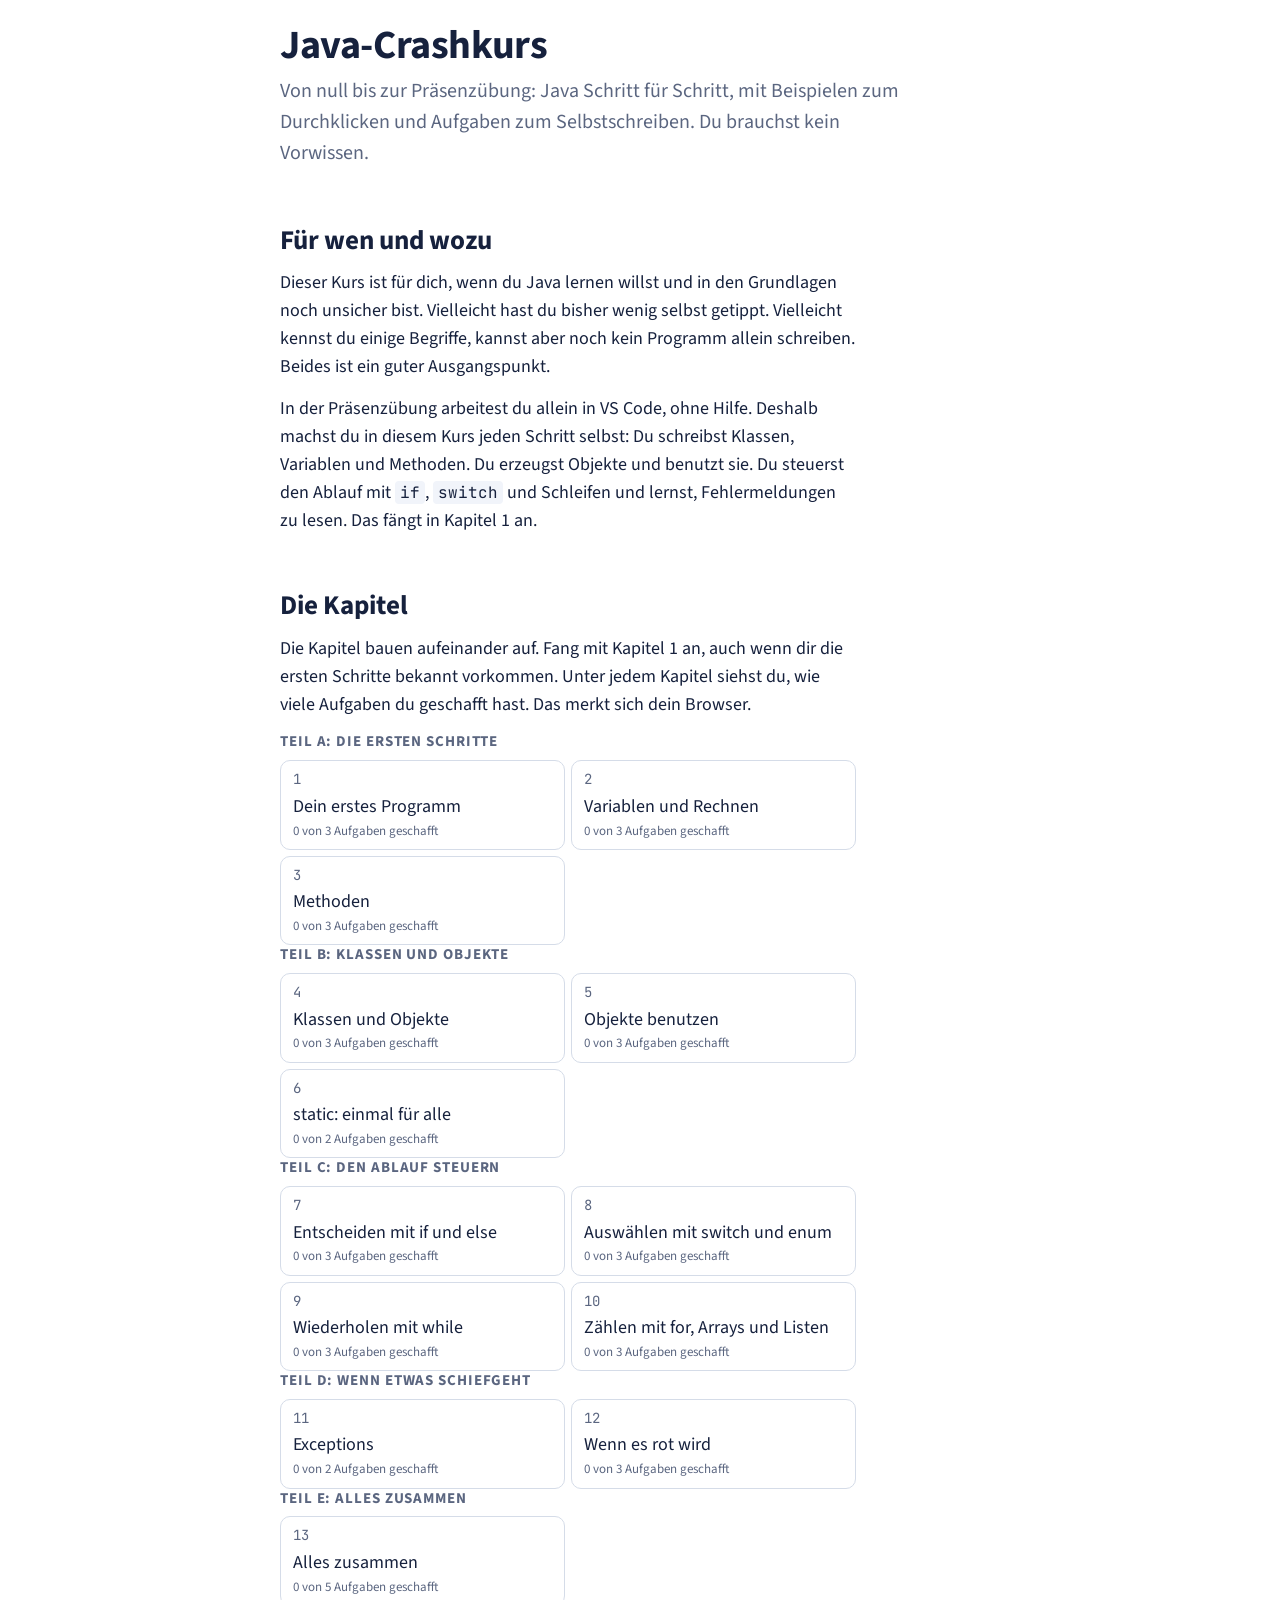
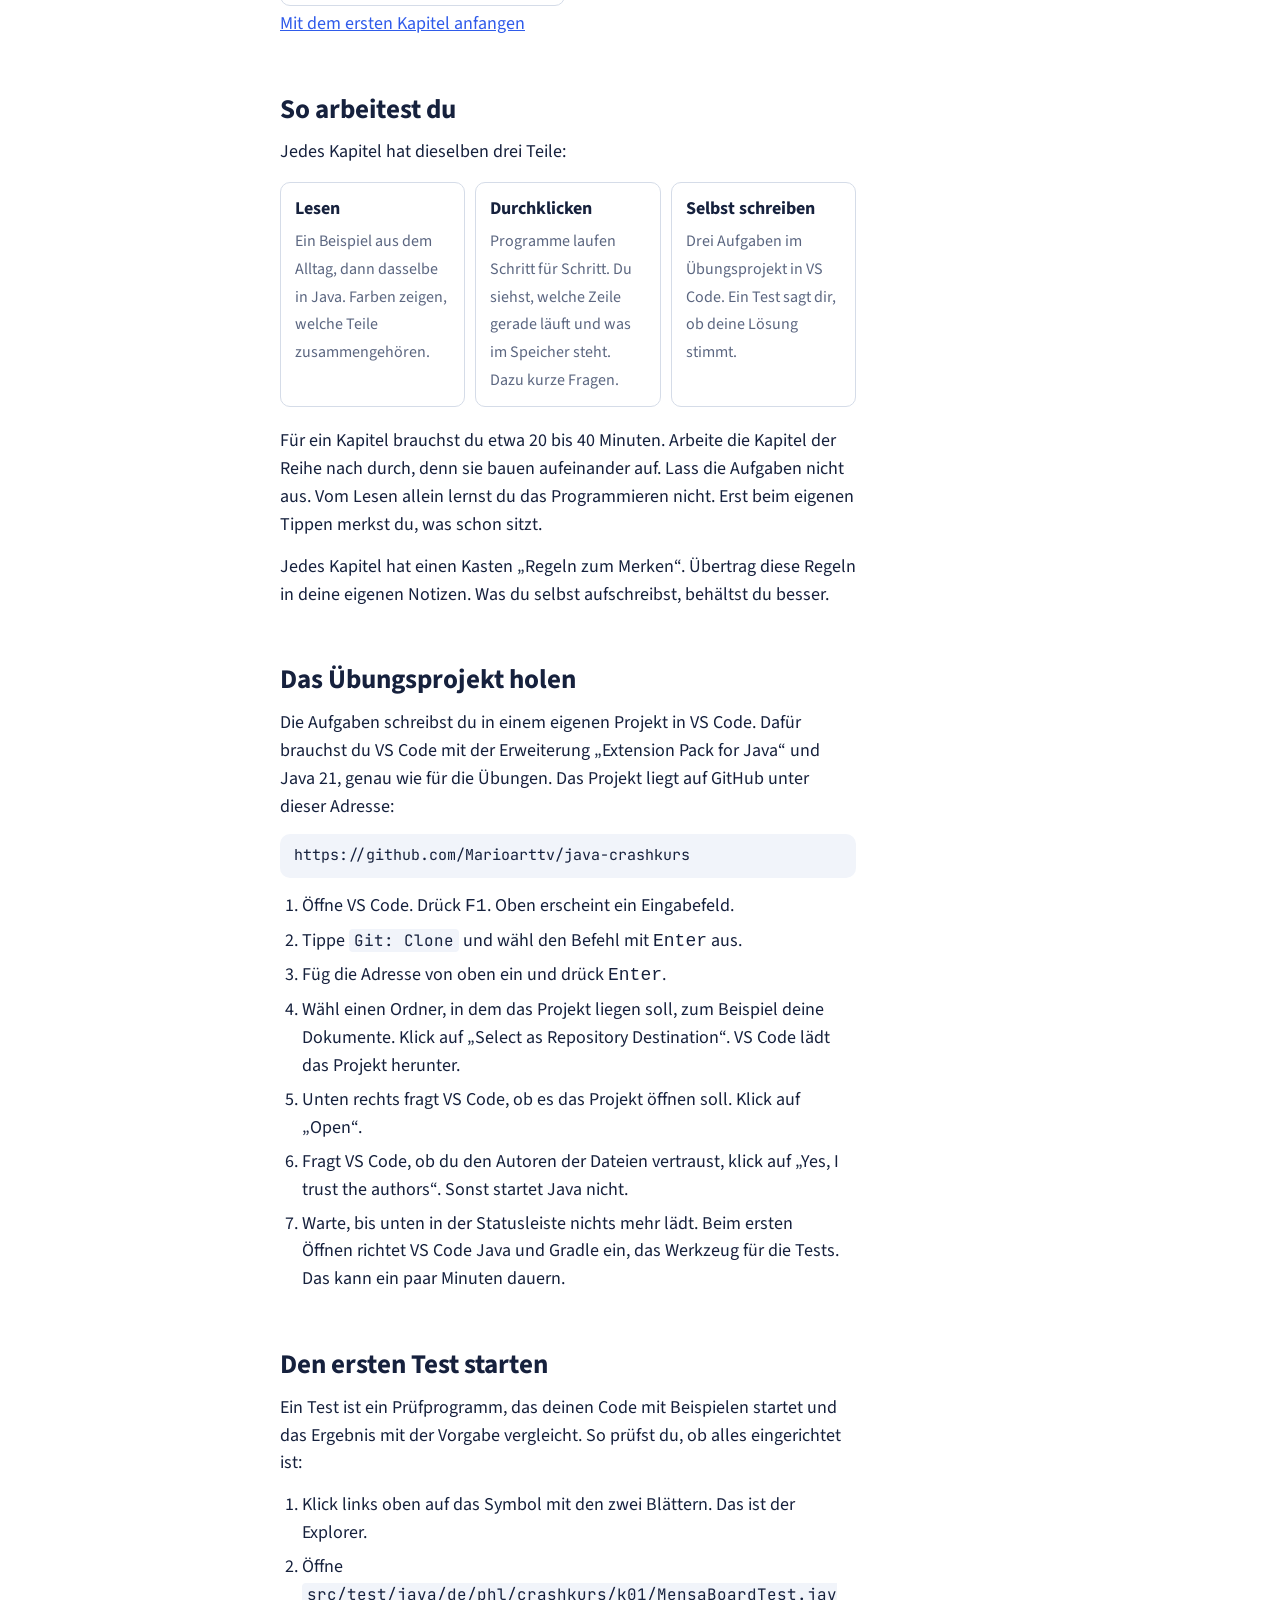
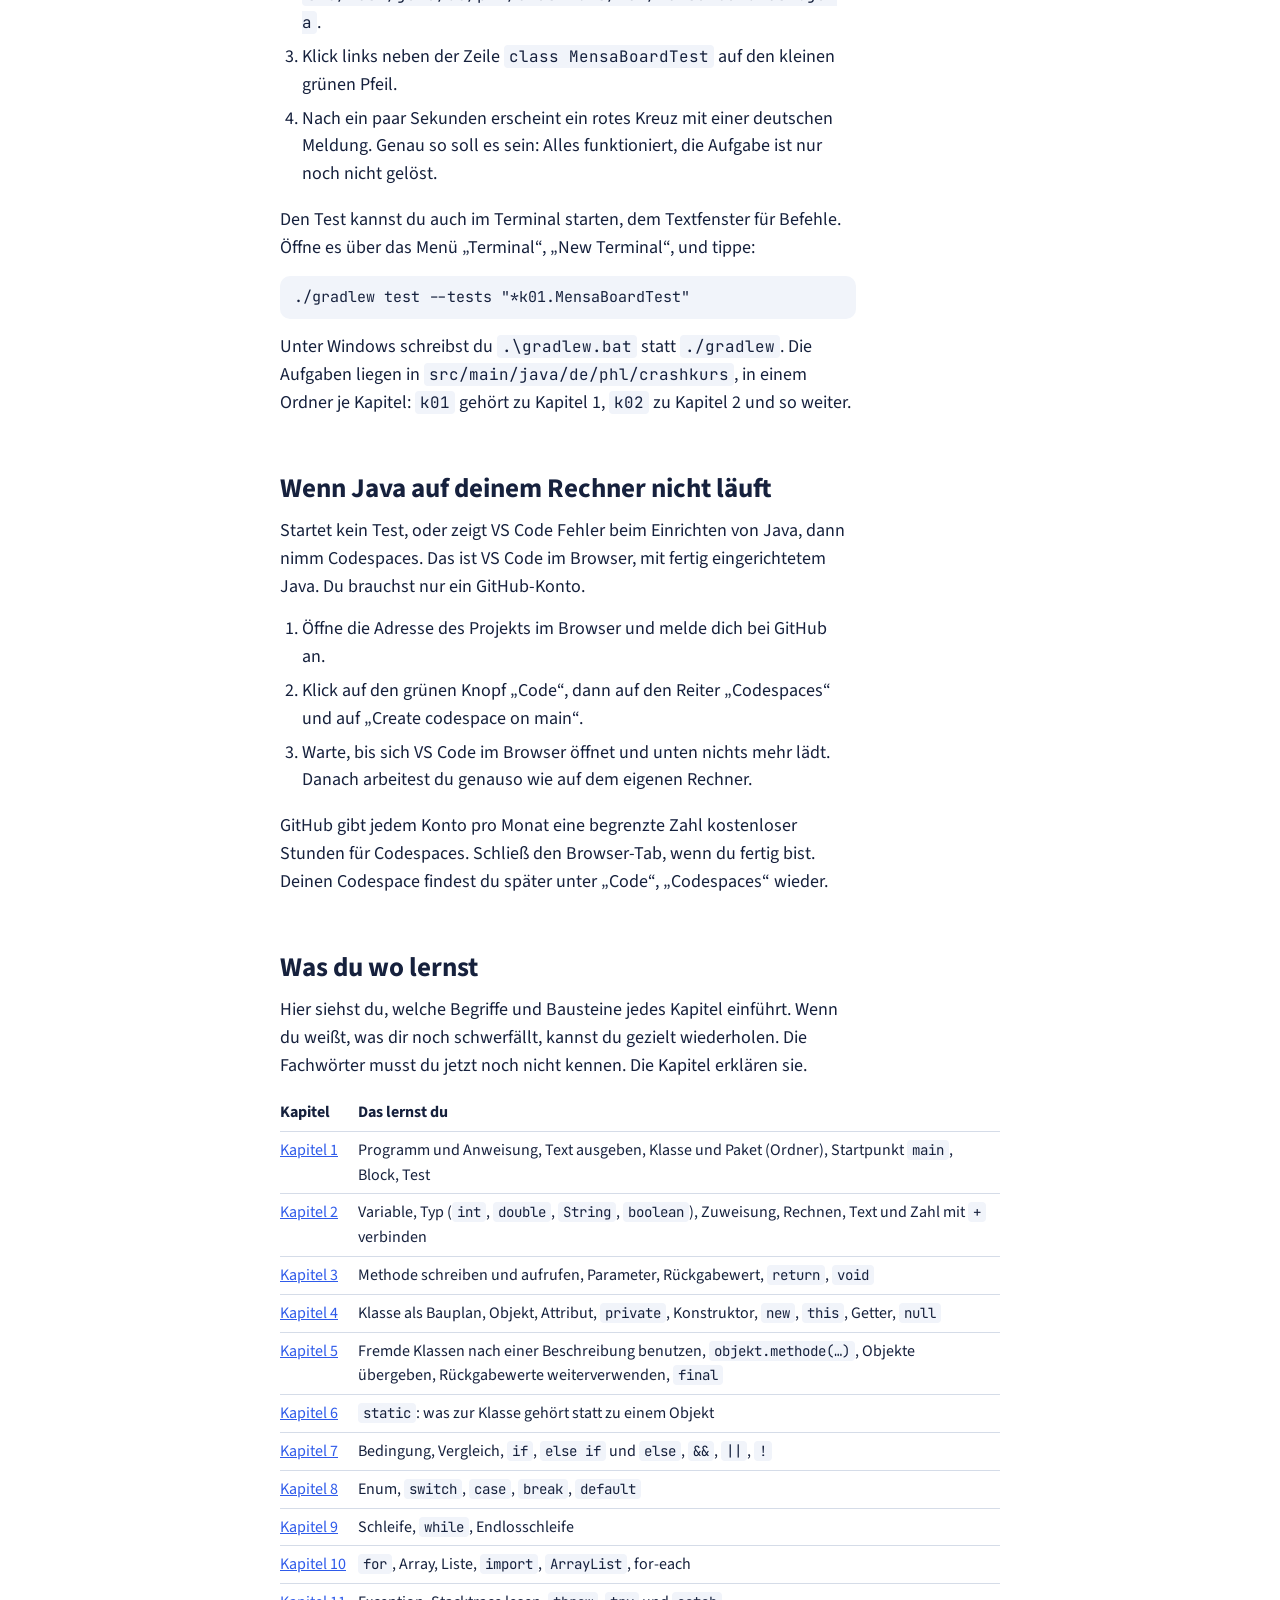
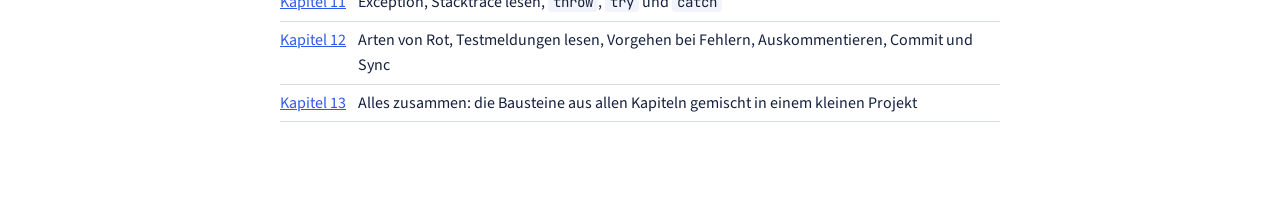
<file: docs/index.html>
<!doctype html>
<html lang="de">
<head>
<meta charset="utf-8">
<meta name="viewport" content="width=device-width, initial-scale=1">
<title>Java-Crashkurs</title>
<link rel="preconnect" href="https://fonts.googleapis.com">
<link rel="preconnect" href="https://fonts.gstatic.com" crossorigin>
<link href="https://fonts.googleapis.com/css2?family=Source+Sans+3:ital,wght@0,400;0,700;1,400&family=JetBrains+Mono:wght@400;700&display=swap" rel="stylesheet">
<link rel="stylesheet" href="kurs.css">
<style>
/* Nur auf der Startseite */
.start-wege { display: grid; grid-template-columns: repeat(3, minmax(0, 1fr)); gap: 10px; margin: 16px 0 20px; padding: 0; list-style: none; max-width: none; }
.start-wege li { border: 1px solid var(--k-line); border-radius: var(--k-radius); padding: 12px 14px; }
.start-wege b { display: block; margin-bottom: 4px; }
.start-wege span { font-size: 16px; color: var(--k-muted); }
@media (max-width: 600px) { .start-wege { grid-template-columns: minmax(0, 1fr); } }
.start-tabelle td:first-child, .start-tabelle th:first-child { white-space: nowrap; }
.start-pfad { overflow-wrap: anywhere; }
.start-adresse { font-family: var(--k-mono); font-size: 15px; background: var(--k-code); border-radius: var(--k-radius); padding: 10px 14px; margin: 0 0 14px; overflow-x: auto; white-space: nowrap; }
</style>
</head>
<body>
<main class="kurs">

  <h1>Java-Crashkurs</h1>
  <p class="lead">Von null bis zur Präsenzübung: Java Schritt für Schritt, mit Beispielen zum Durchklicken und Aufgaben zum Selbstschreiben. Du brauchst kein Vorwissen.</p>

  <h2>Für wen und wozu</h2>
  <p>Dieser Kurs ist für dich, wenn du Java lernen willst und in den Grundlagen noch unsicher bist. Vielleicht hast du bisher wenig selbst getippt. Vielleicht kennst du einige Begriffe, kannst aber noch kein Programm allein schreiben. Beides ist ein guter Ausgangspunkt.</p>
  <p>In der Präsenzübung arbeitest du allein in VS Code, ohne Hilfe. Deshalb machst du in diesem Kurs jeden Schritt selbst: Du schreibst Klassen, Variablen und Methoden. Du erzeugst Objekte und benutzt sie. Du steuerst den Ablauf mit <code>if</code>, <code>switch</code> und Schleifen und lernst, Fehlermeldungen zu lesen. Das fängt in Kapitel 1 an.</p>

  <h2>Die Kapitel</h2>
  <p>Die Kapitel bauen aufeinander auf. Fang mit Kapitel 1 an, auch wenn dir die ersten Schritte bekannt vorkommen. Unter jedem Kapitel siehst du, wie viele Aufgaben du geschafft hast. Das merkt sich dein Browser.</p>
  <div id="uebersicht"></div>
  <p><a data-erstes-kapitel href="kapitel-01.html">Mit dem ersten Kapitel anfangen</a></p>

  <h2>So arbeitest du</h2>
  <p>Jedes Kapitel hat dieselben drei Teile:</p>
  <ul class="start-wege">
    <li><b>Lesen</b><span>Ein Beispiel aus dem Alltag, dann dasselbe in Java. Farben zeigen, welche Teile zusammengehören.</span></li>
    <li><b>Durchklicken</b><span>Programme laufen Schritt für Schritt. Du siehst, welche Zeile gerade läuft und was im Speicher steht. Dazu kurze Fragen.</span></li>
    <li><b>Selbst schreiben</b><span>Drei Aufgaben im Übungsprojekt in VS Code. Ein Test sagt dir, ob deine Lösung stimmt.</span></li>
  </ul>
  <p>Für ein Kapitel brauchst du etwa 20 bis 40 Minuten. Arbeite die Kapitel der Reihe nach durch, denn sie bauen aufeinander auf. Lass die Aufgaben nicht aus. Vom Lesen allein lernst du das Programmieren nicht. Erst beim eigenen Tippen merkst du, was schon sitzt.</p>
  <p>Jedes Kapitel hat einen Kasten „Regeln zum Merken“. Übertrag diese Regeln in deine eigenen Notizen. Was du selbst aufschreibst, behältst du besser.</p>

  <h2 id="projekt">Das Übungsprojekt holen</h2>
  <p>Die Aufgaben schreibst du in einem eigenen Projekt in VS Code. Dafür brauchst du VS Code mit der Erweiterung „Extension Pack for Java“ und Java 21, genau wie für die Übungen. Das Projekt liegt auf GitHub unter dieser Adresse:</p>
  <p class="start-adresse">https://github.com/Marioarttv/java-crashkurs</p>
  <ol class="schritte">
    <li>Öffne VS Code. Drück <kbd>F1</kbd>. Oben erscheint ein Eingabefeld.</li>
    <li>Tippe <code>Git: Clone</code> und wähl den Befehl mit <kbd>Enter</kbd> aus.</li>
    <li>Füg die Adresse von oben ein und drück <kbd>Enter</kbd>.</li>
    <li>Wähl einen Ordner, in dem das Projekt liegen soll, zum Beispiel deine Dokumente. Klick auf „Select as Repository Destination“. VS Code lädt das Projekt herunter.</li>
    <li>Unten rechts fragt VS Code, ob es das Projekt öffnen soll. Klick auf „Open“.</li>
    <li>Fragt VS Code, ob du den Autoren der Dateien vertraust, klick auf „Yes, I trust the authors“. Sonst startet Java nicht.</li>
    <li>Warte, bis unten in der Statusleiste nichts mehr lädt. Beim ersten Öffnen richtet VS Code Java und Gradle ein, das Werkzeug für die Tests. Das kann ein paar Minuten dauern.</li>
  </ol>

  <h2>Den ersten Test starten</h2>
  <p>Ein Test ist ein Prüfprogramm, das deinen Code mit Beispielen startet und das Ergebnis mit der Vorgabe vergleicht. So prüfst du, ob alles eingerichtet ist:</p>
  <ol class="schritte">
    <li>Klick links oben auf das Symbol mit den zwei Blättern. Das ist der Explorer.</li>
    <li>Öffne <code class="start-pfad">src/test/java/de/phl/crashkurs/k01/MensaBoardTest.java</code>.</li>
    <li>Klick links neben der Zeile <code>class MensaBoardTest</code> auf den kleinen grünen Pfeil.</li>
    <li>Nach ein paar Sekunden erscheint ein rotes Kreuz mit einer deutschen Meldung. Genau so soll es sein: Alles funktioniert, die Aufgabe ist nur noch nicht gelöst.</li>
  </ol>
  <p>Den Test kannst du auch im Terminal starten, dem Textfenster für Befehle. Öffne es über das Menü „Terminal“, „New Terminal“, und tippe:</p>
  <p class="start-adresse">./gradlew test --tests "*k01.MensaBoardTest"</p>
  <p>Unter Windows schreibst du <code>.\gradlew.bat</code> statt <code>./gradlew</code>. Die Aufgaben liegen in <code>src/main/java/de/phl/crashkurs</code>, in einem Ordner je Kapitel: <code>k01</code> gehört zu Kapitel 1, <code>k02</code> zu Kapitel 2 und so weiter.</p>

  <h2>Wenn Java auf deinem Rechner nicht läuft</h2>
  <p>Startet kein Test, oder zeigt VS Code Fehler beim Einrichten von Java, dann nimm Codespaces. Das ist VS Code im Browser, mit fertig eingerichtetem Java. Du brauchst nur ein GitHub-Konto.</p>
  <ol class="schritte">
    <li>Öffne die Adresse des Projekts im Browser und melde dich bei GitHub an.</li>
    <li>Klick auf den grünen Knopf „Code“, dann auf den Reiter „Codespaces“ und auf „Create codespace on main“.</li>
    <li>Warte, bis sich VS Code im Browser öffnet und unten nichts mehr lädt. Danach arbeitest du genauso wie auf dem eigenen Rechner.</li>
  </ol>
  <p>GitHub gibt jedem Konto pro Monat eine begrenzte Zahl kostenloser Stunden für Codespaces. Schließ den Browser-Tab, wenn du fertig bist. Deinen Codespace findest du später unter „Code“, „Codespaces“ wieder.</p>

  <h2>Was du wo lernst</h2>
  <p>Hier siehst du, welche Begriffe und Bausteine jedes Kapitel einführt. Wenn du weißt, was dir noch schwerfällt, kannst du gezielt wiederholen. Die Fachwörter musst du jetzt noch nicht kennen. Die Kapitel erklären sie.</p>
  <div class="tabelle-rahmen"><table class="tabelle start-tabelle">
    <tr><th>Kapitel</th><th>Das lernst du</th></tr>
    <tr><td><a href="kapitel-01.html">Kapitel 1</a></td><td>Programm und Anweisung, Text ausgeben, Klasse und Paket (Ordner), Startpunkt <code>main</code>, Block, Test</td></tr>
    <tr><td><a href="kapitel-02.html">Kapitel 2</a></td><td>Variable, Typ (<code>int</code>, <code>double</code>, <code>String</code>, <code>boolean</code>), Zuweisung, Rechnen, Text und Zahl mit <code>+</code> verbinden</td></tr>
    <tr><td><a href="kapitel-03.html">Kapitel 3</a></td><td>Methode schreiben und aufrufen, Parameter, Rückgabewert, <code>return</code>, <code>void</code></td></tr>
    <tr><td><a href="kapitel-04.html">Kapitel 4</a></td><td>Klasse als Bauplan, Objekt, Attribut, <code>private</code>, Konstruktor, <code>new</code>, <code>this</code>, Getter, <code>null</code></td></tr>
    <tr><td><a href="kapitel-05.html">Kapitel 5</a></td><td>Fremde Klassen nach einer Beschreibung benutzen, <code>objekt.methode(…)</code>, Objekte übergeben, Rückgabewerte weiterverwenden, <code>final</code></td></tr>
    <tr><td><a href="kapitel-06.html">Kapitel 6</a></td><td><code>static</code>: was zur Klasse gehört statt zu einem Objekt</td></tr>
    <tr><td><a href="kapitel-07.html">Kapitel 7</a></td><td>Bedingung, Vergleich, <code>if</code>, <code>else if</code> und <code>else</code>, <code>&amp;&amp;</code>, <code>||</code>, <code>!</code></td></tr>
    <tr><td><a href="kapitel-08.html">Kapitel 8</a></td><td>Enum, <code>switch</code>, <code>case</code>, <code>break</code>, <code>default</code></td></tr>
    <tr><td><a href="kapitel-09.html">Kapitel 9</a></td><td>Schleife, <code>while</code>, Endlosschleife</td></tr>
    <tr><td><a href="kapitel-10.html">Kapitel 10</a></td><td><code>for</code>, Array, Liste, <code>import</code>, <code>ArrayList</code>, for-each</td></tr>
    <tr><td><a href="kapitel-11.html">Kapitel 11</a></td><td>Exception, Stacktrace lesen, <code>throw</code>, <code>try</code> und <code>catch</code></td></tr>
    <tr><td><a href="kapitel-12.html">Kapitel 12</a></td><td>Arten von Rot, Testmeldungen lesen, Vorgehen bei Fehlern, Auskommentieren, Commit und Sync</td></tr>
    <tr><td><a href="kapitel-13.html">Kapitel 13</a></td><td>Alles zusammen: die Bausteine aus allen Kapiteln gemischt in einem kleinen Projekt</td></tr>
  </table></div>

</main>
<script src="kurs.js"></script>
<script>Kurs.startseite();</script>
</body>
</html>
</file>
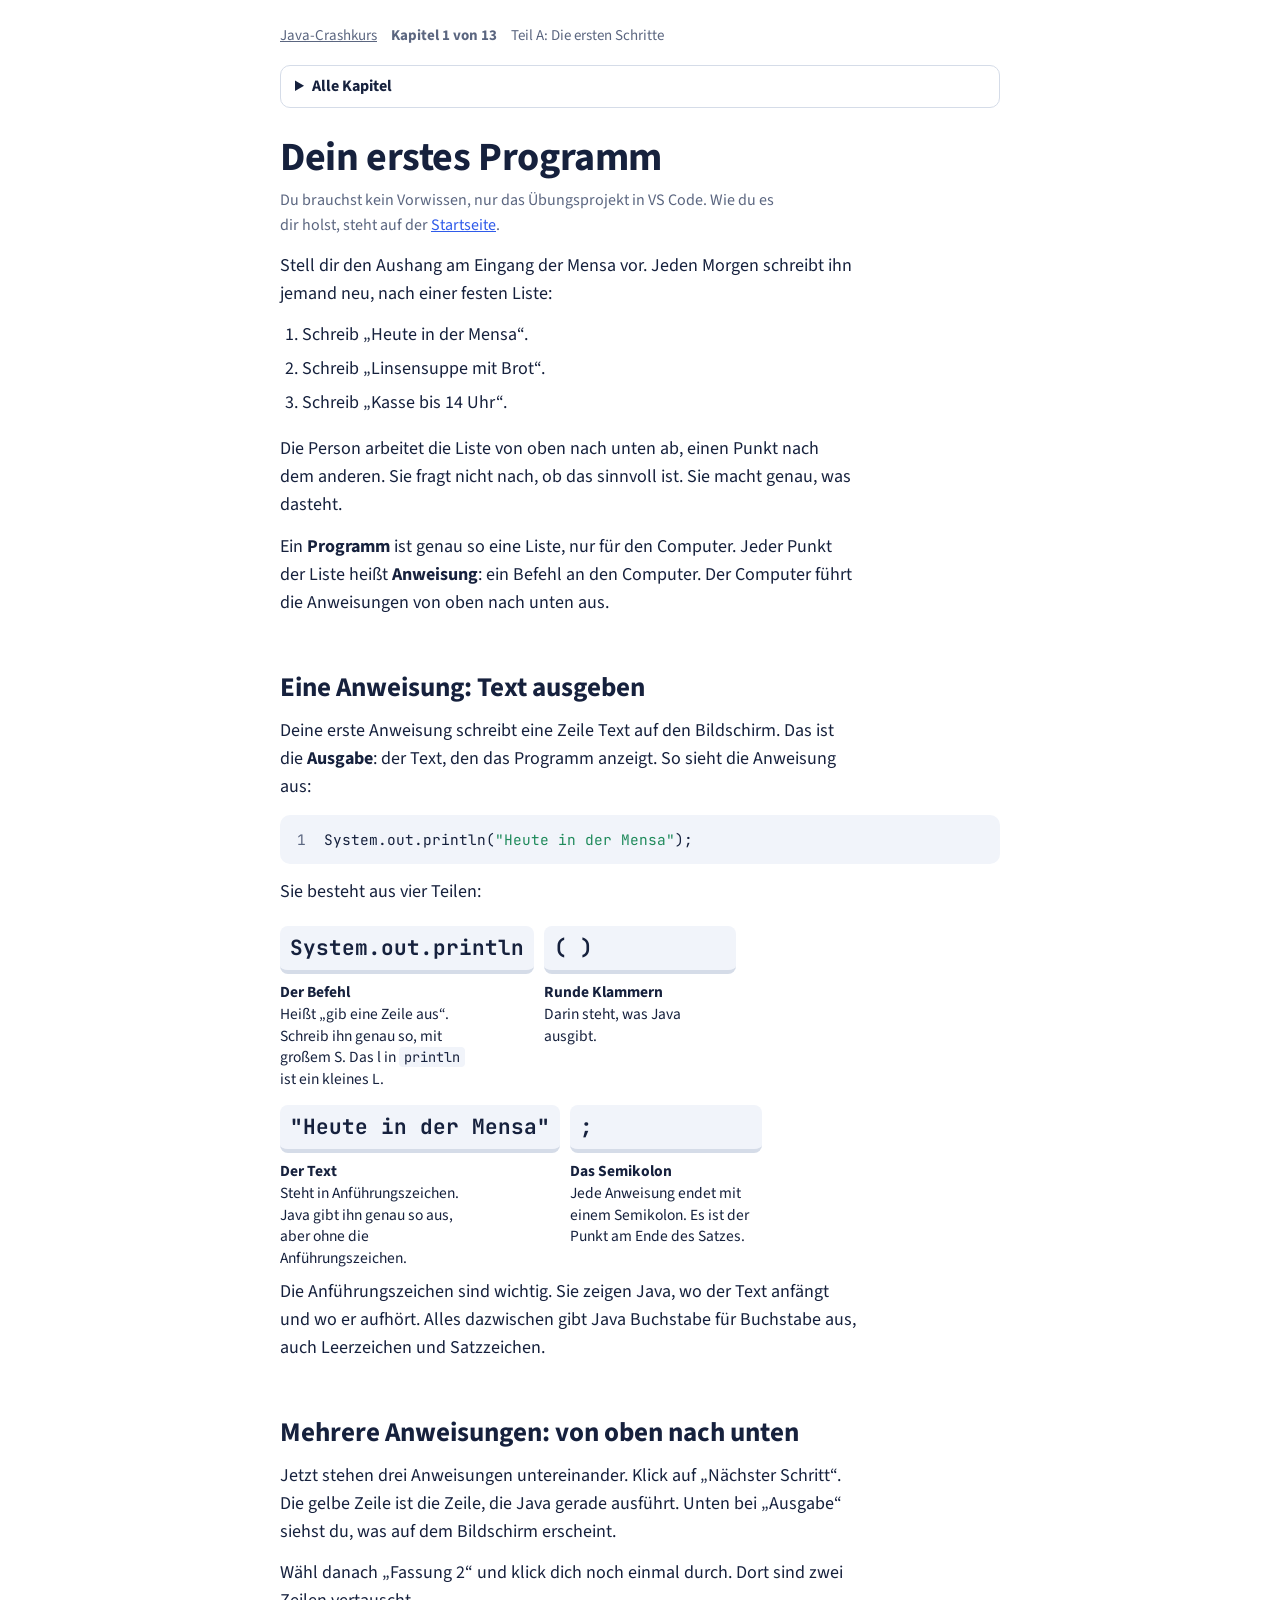
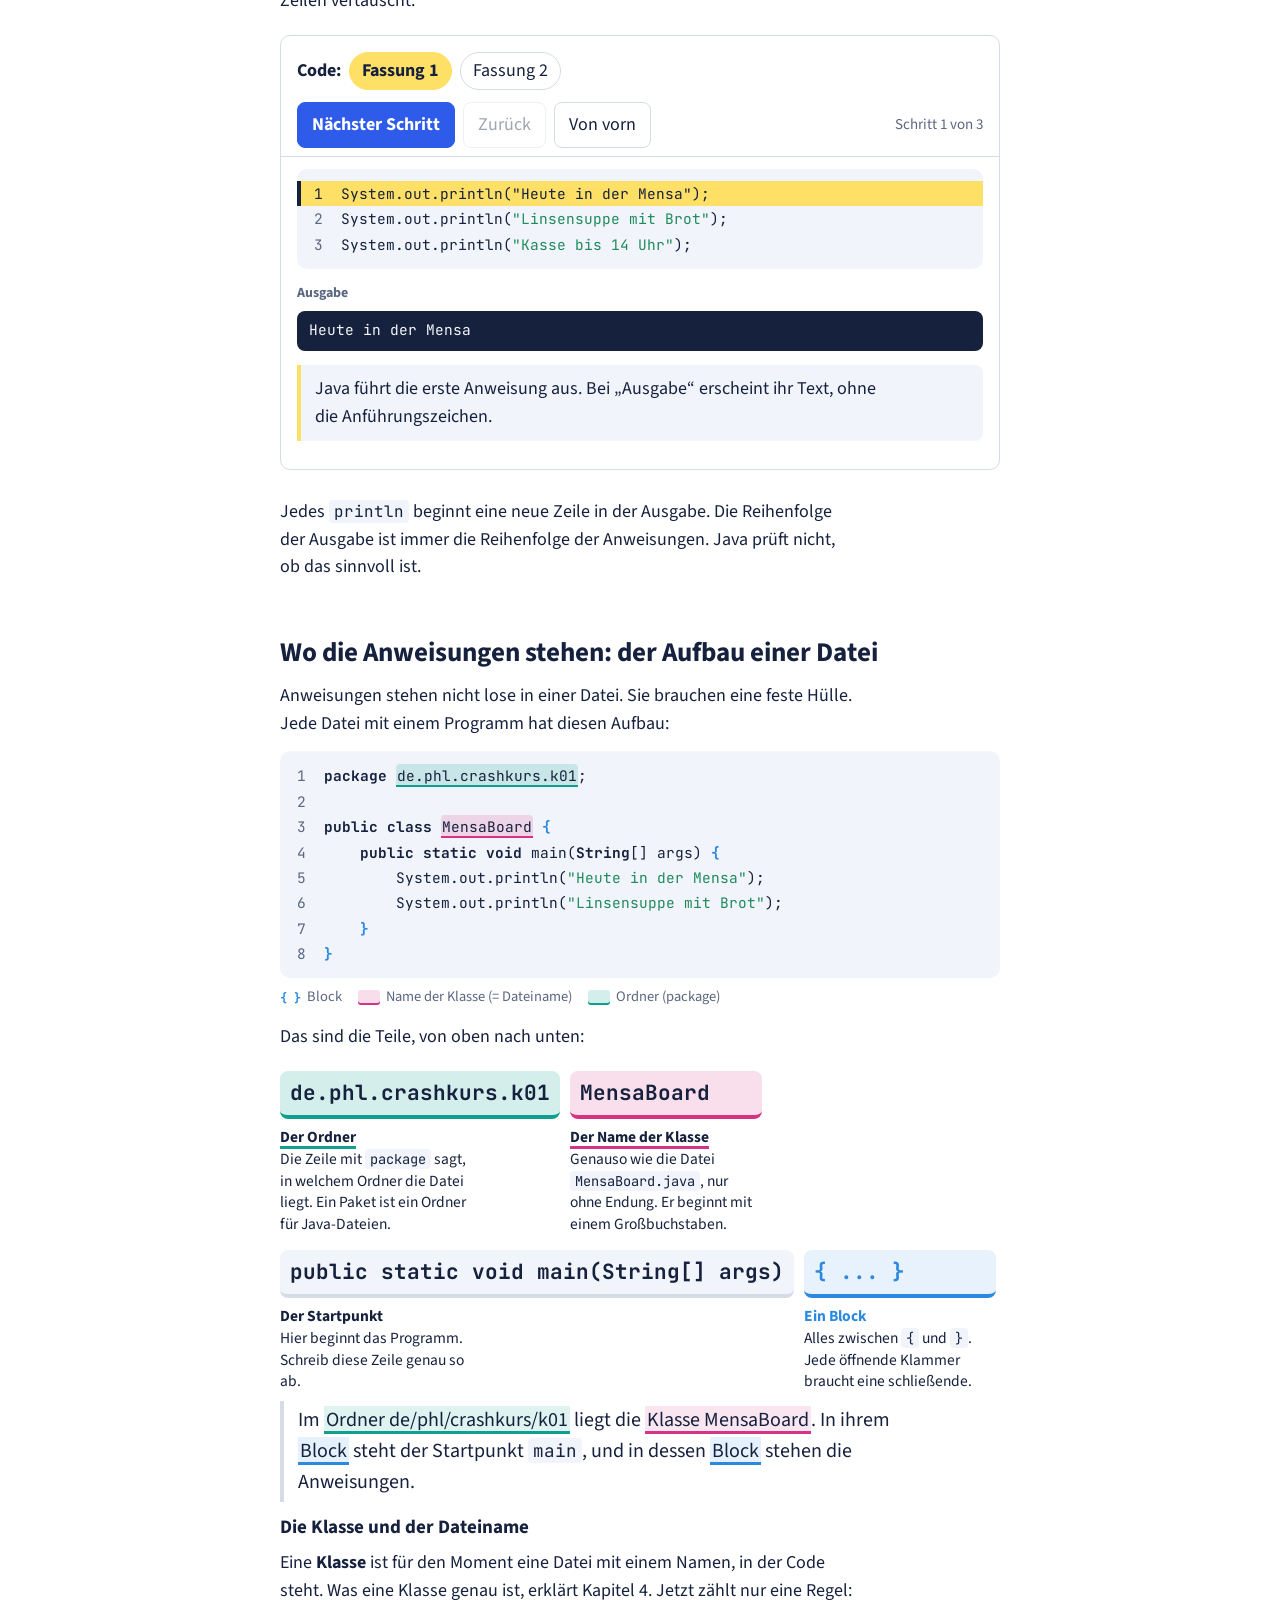
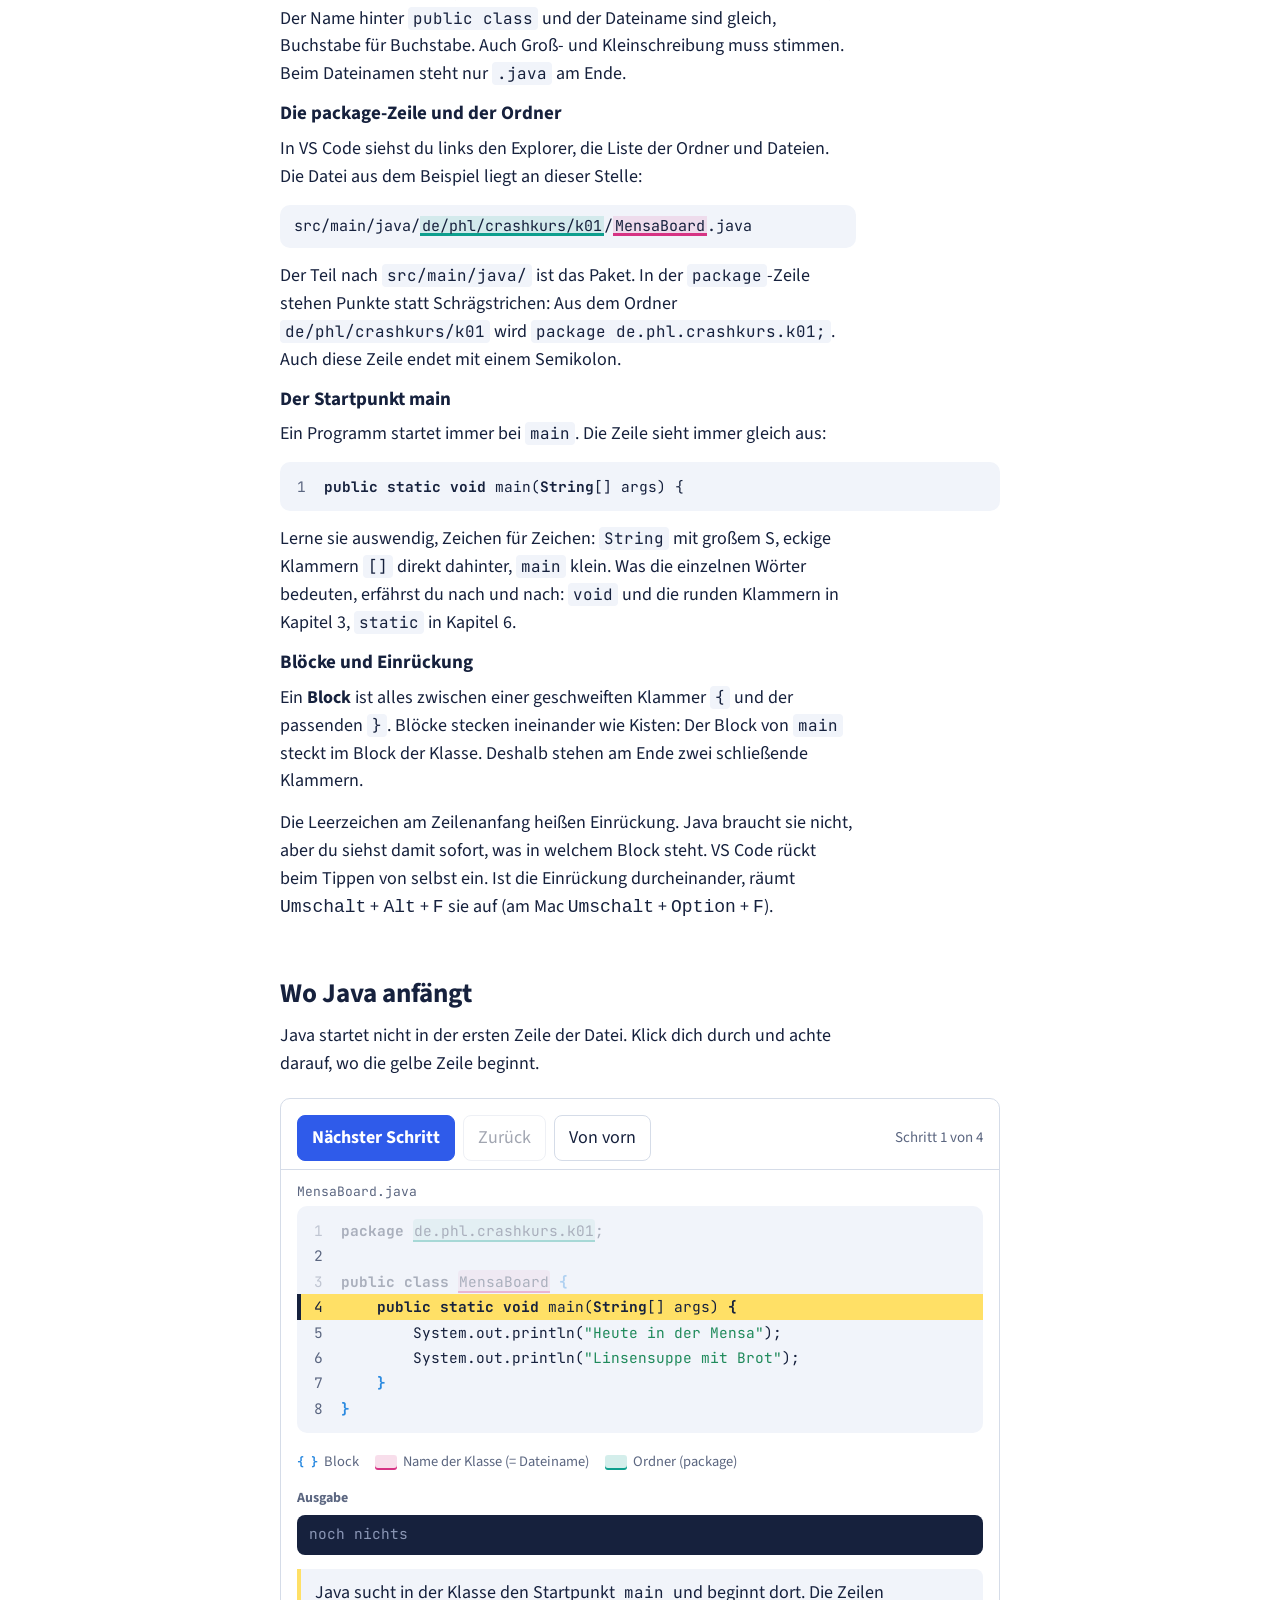
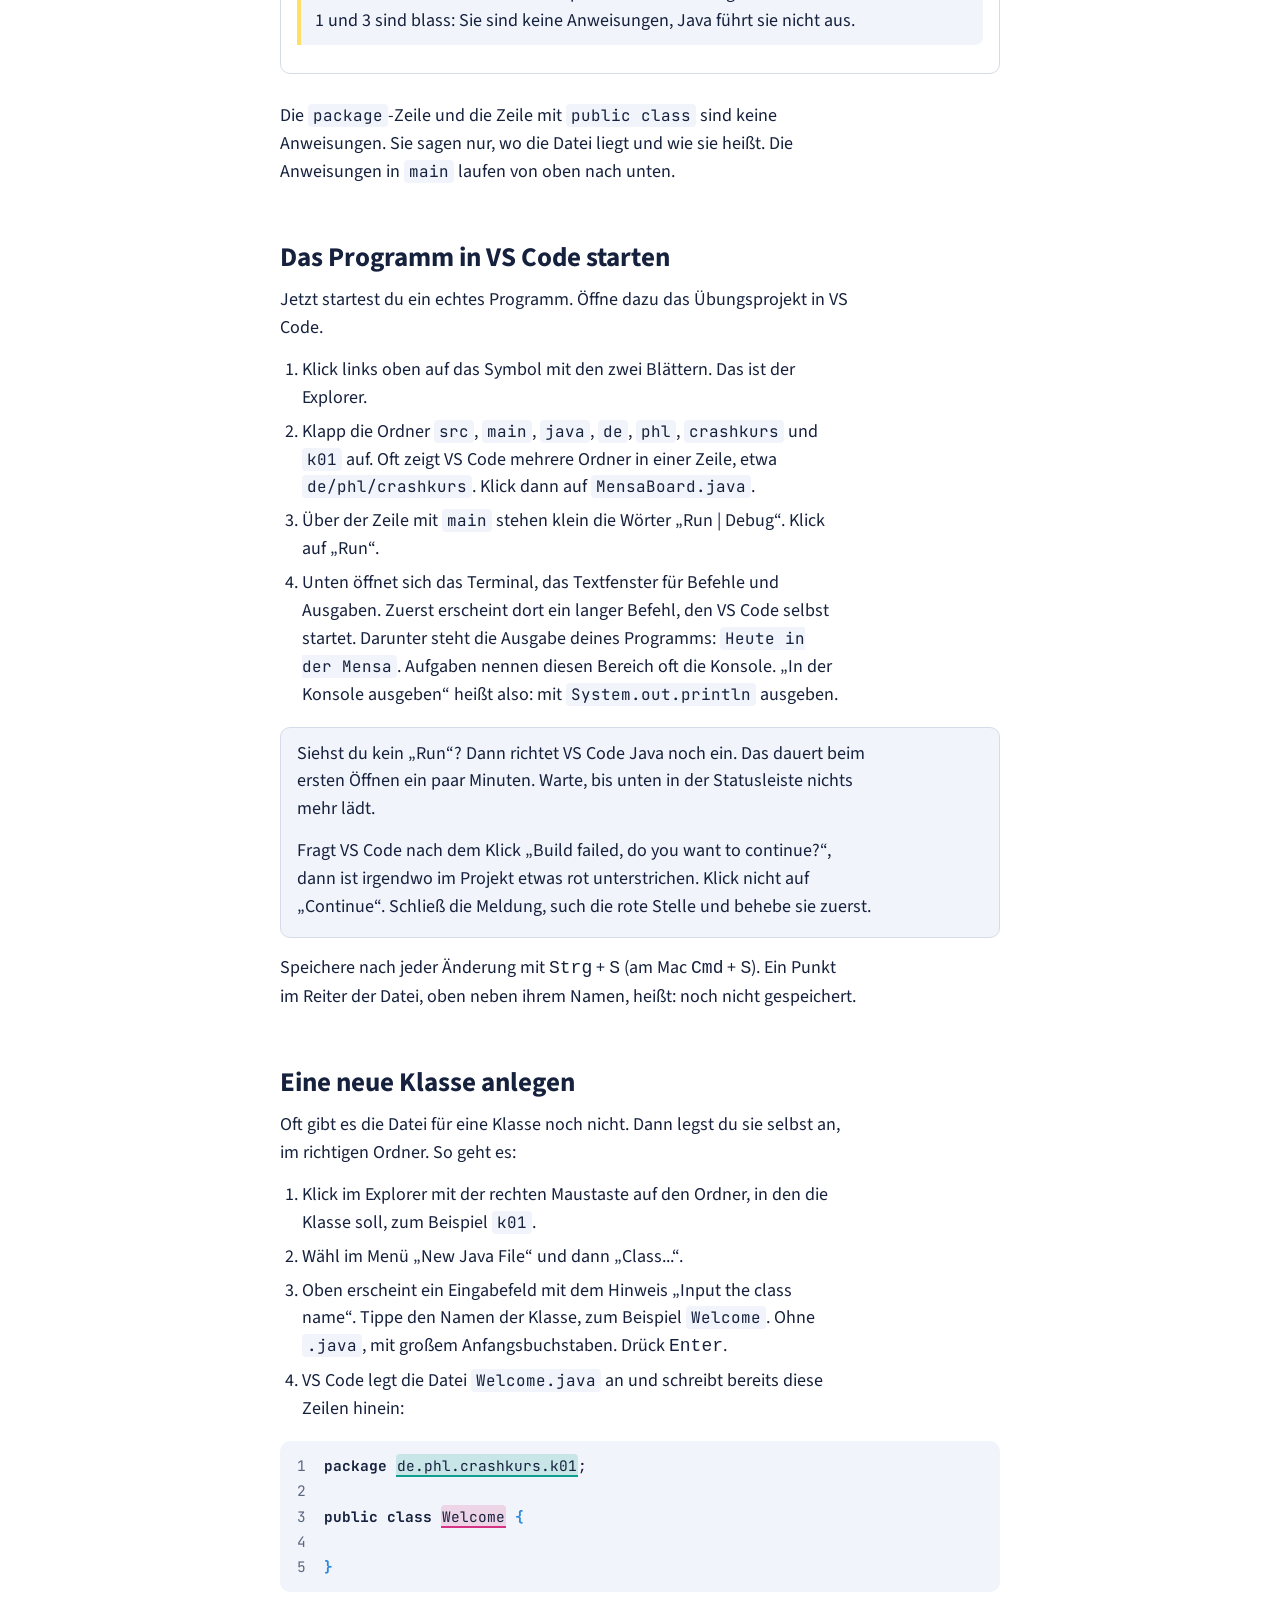
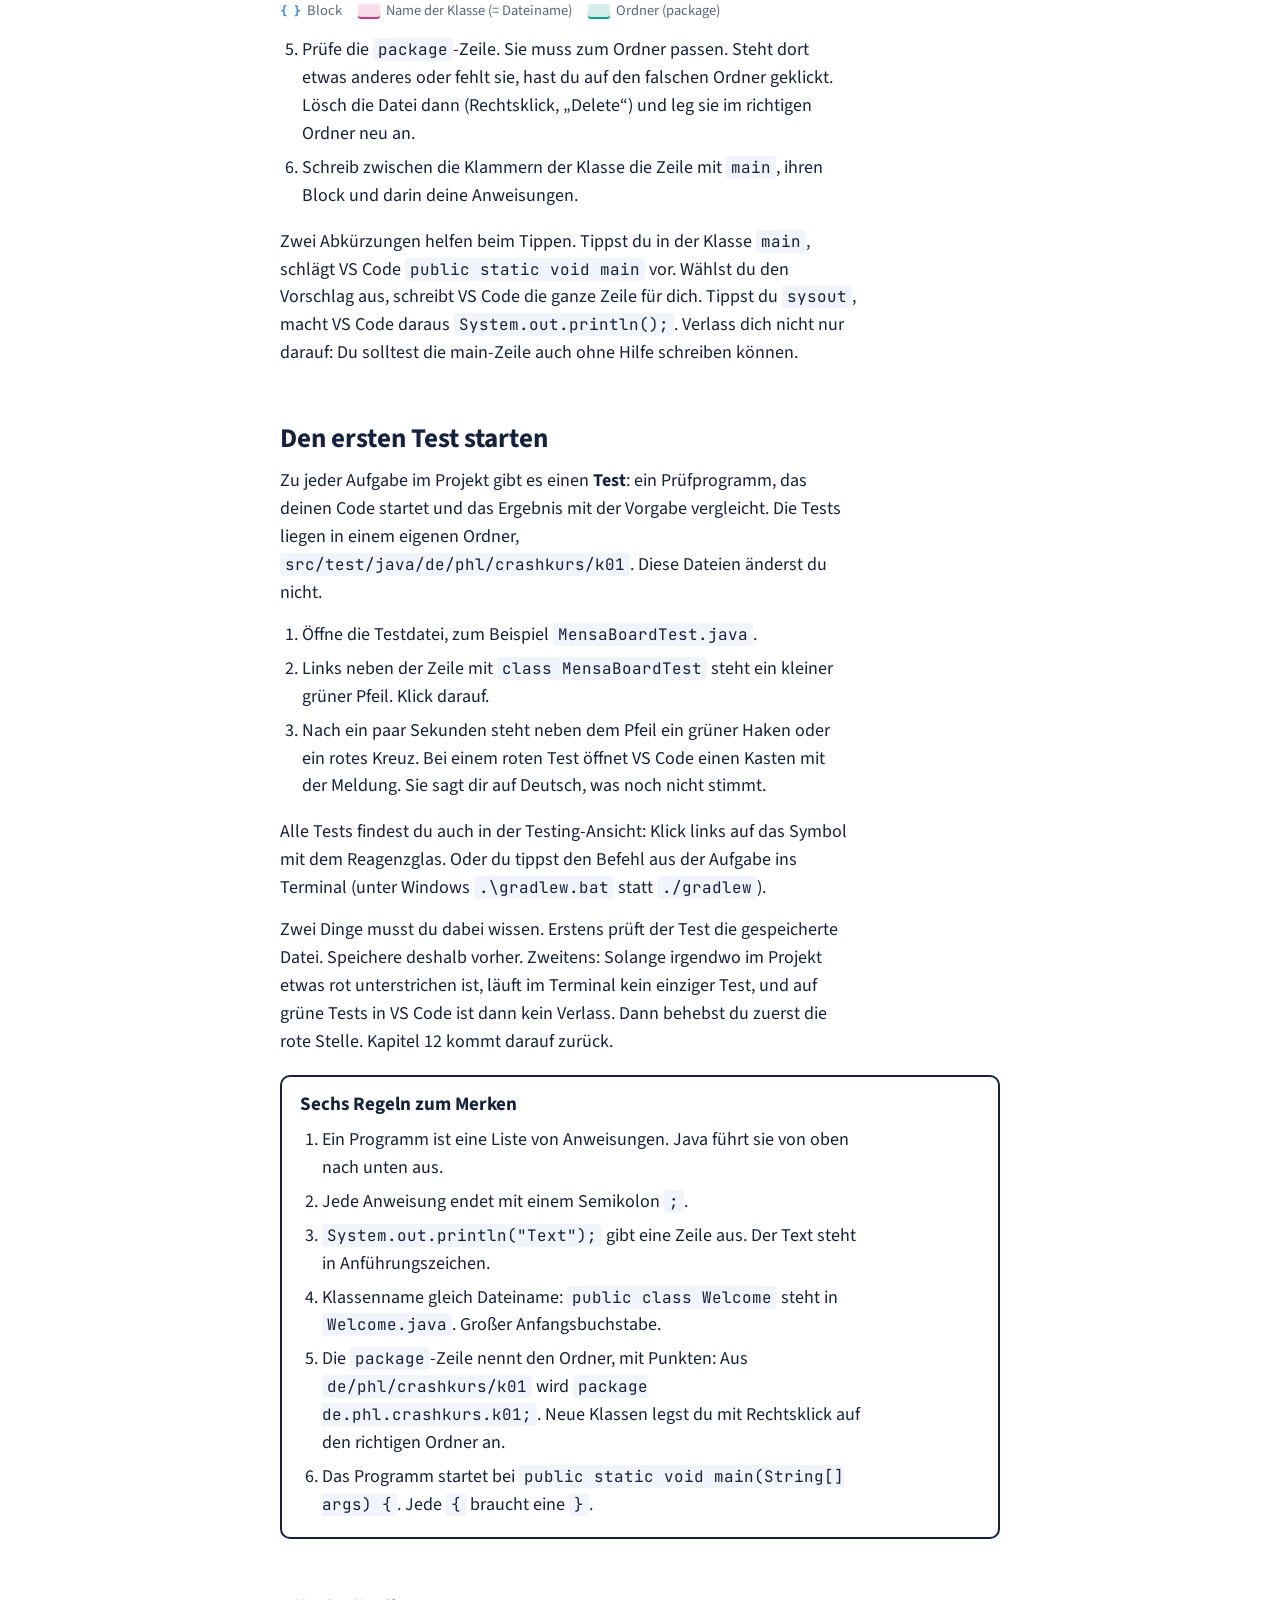
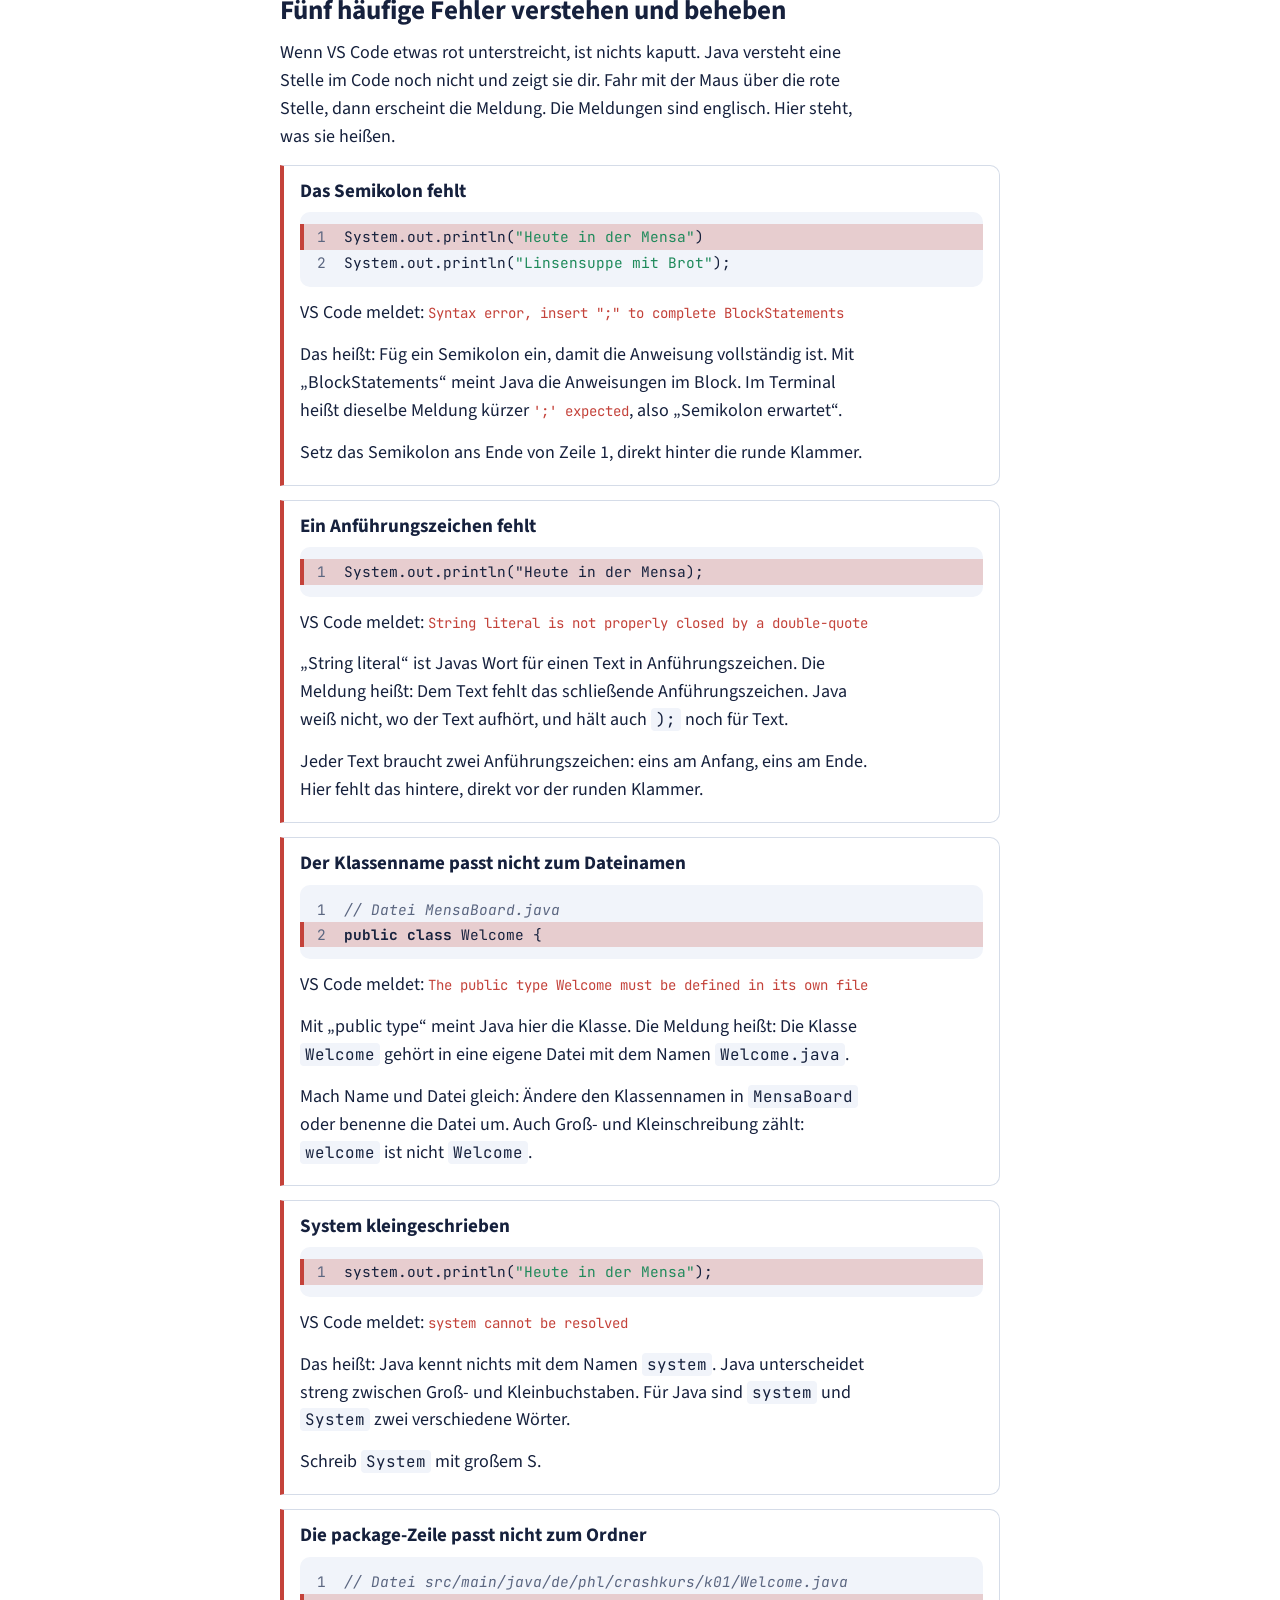
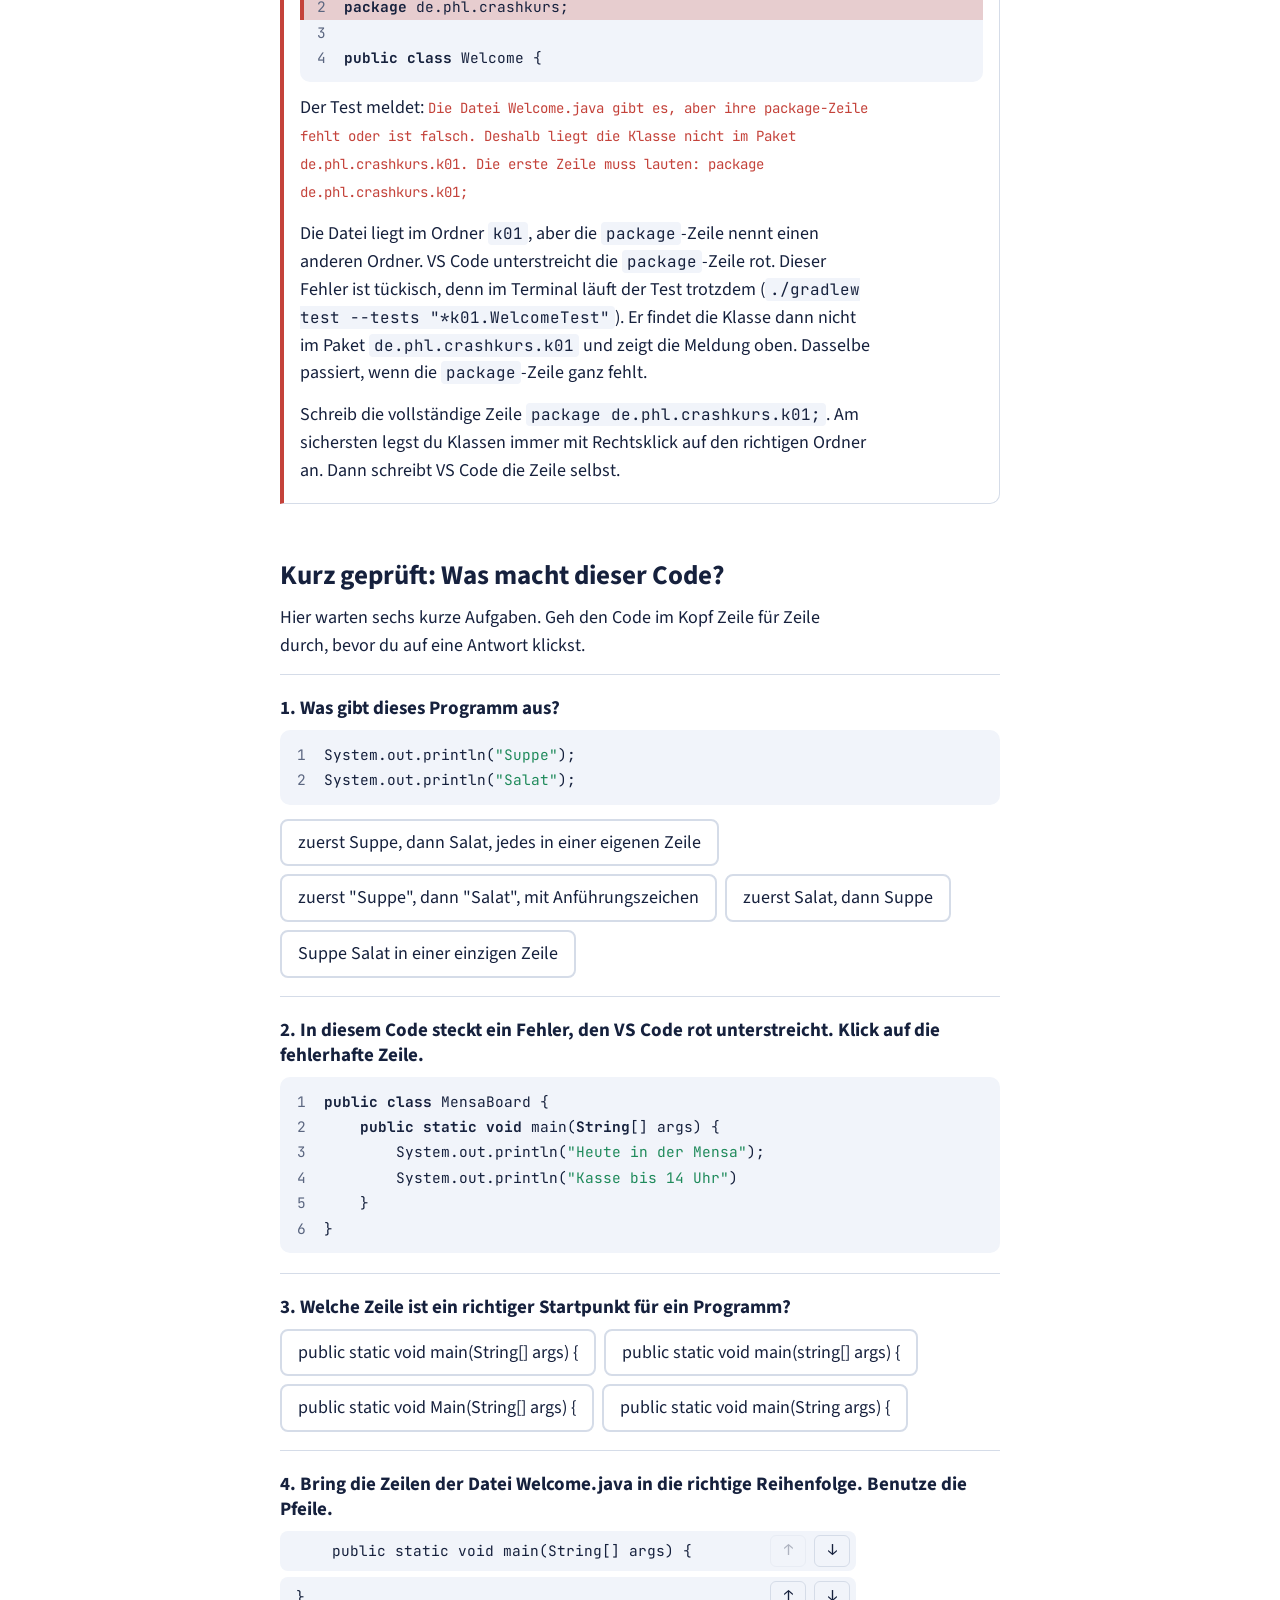
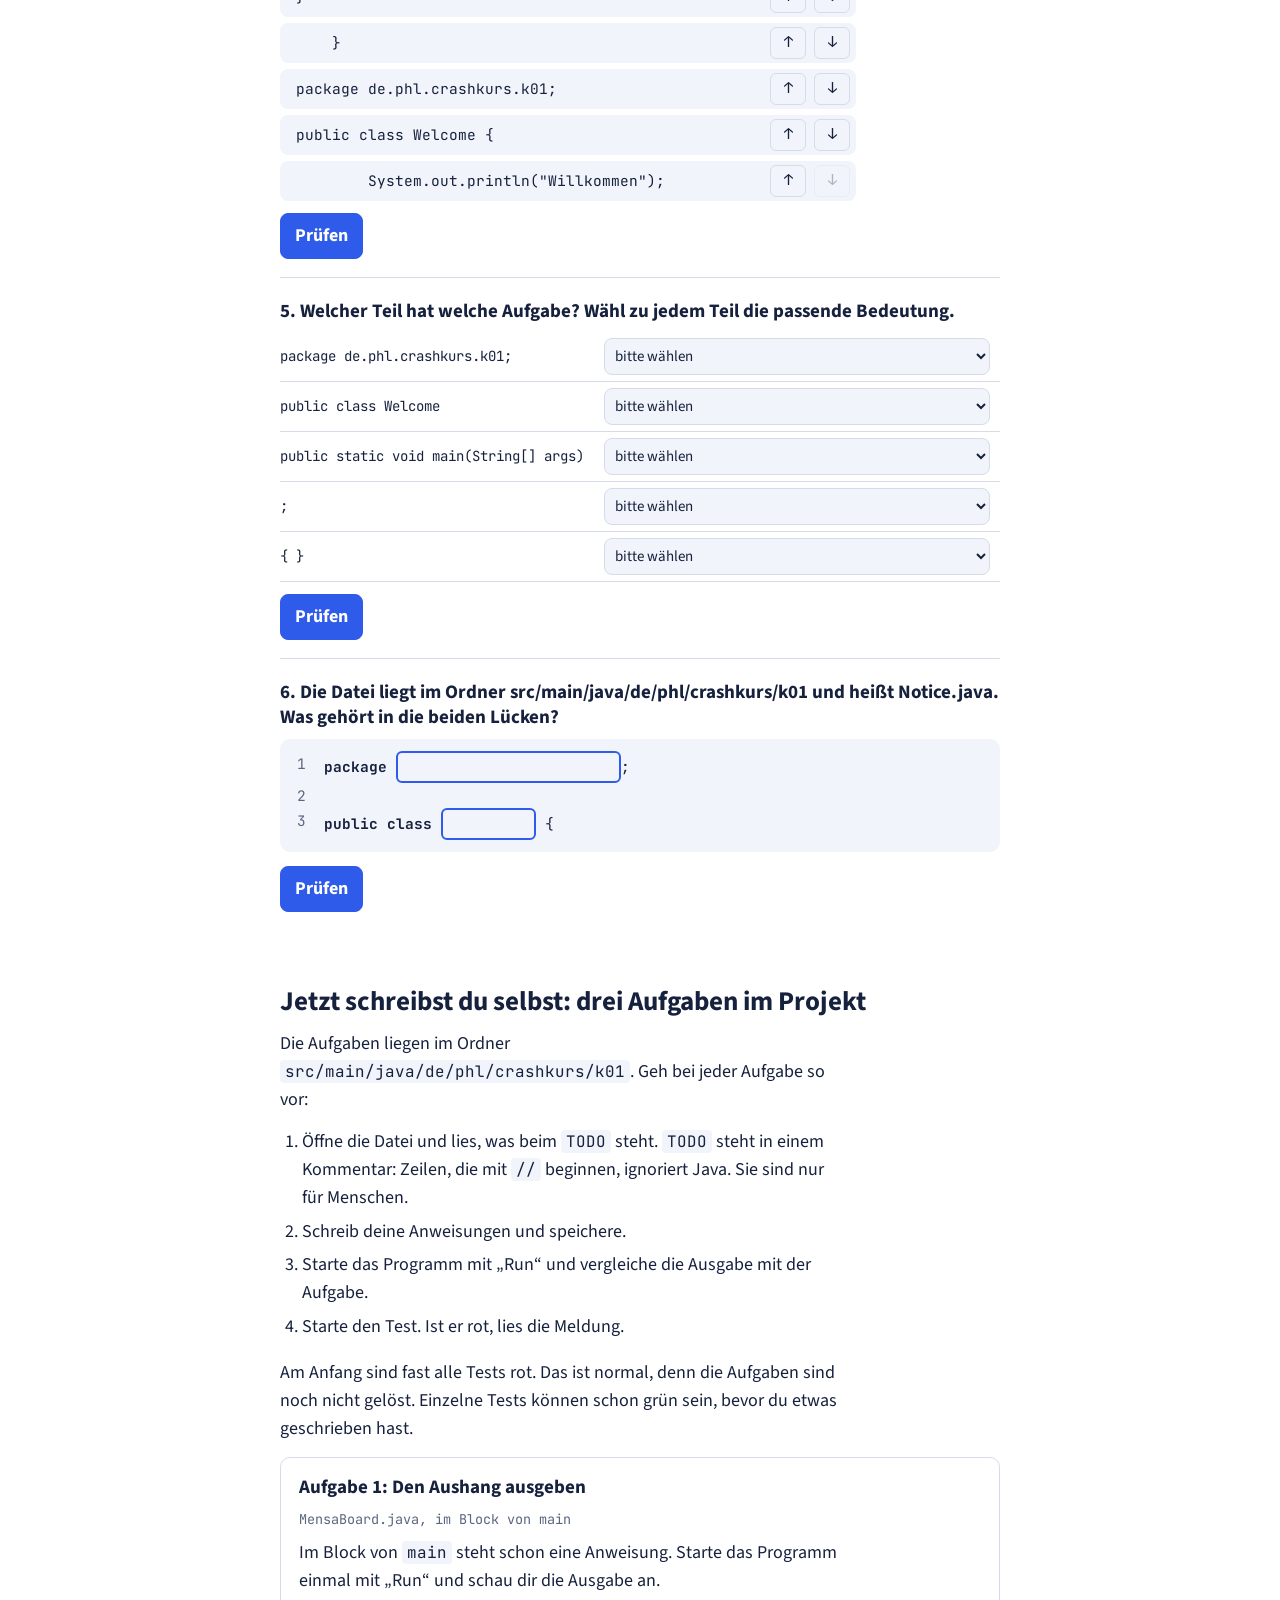
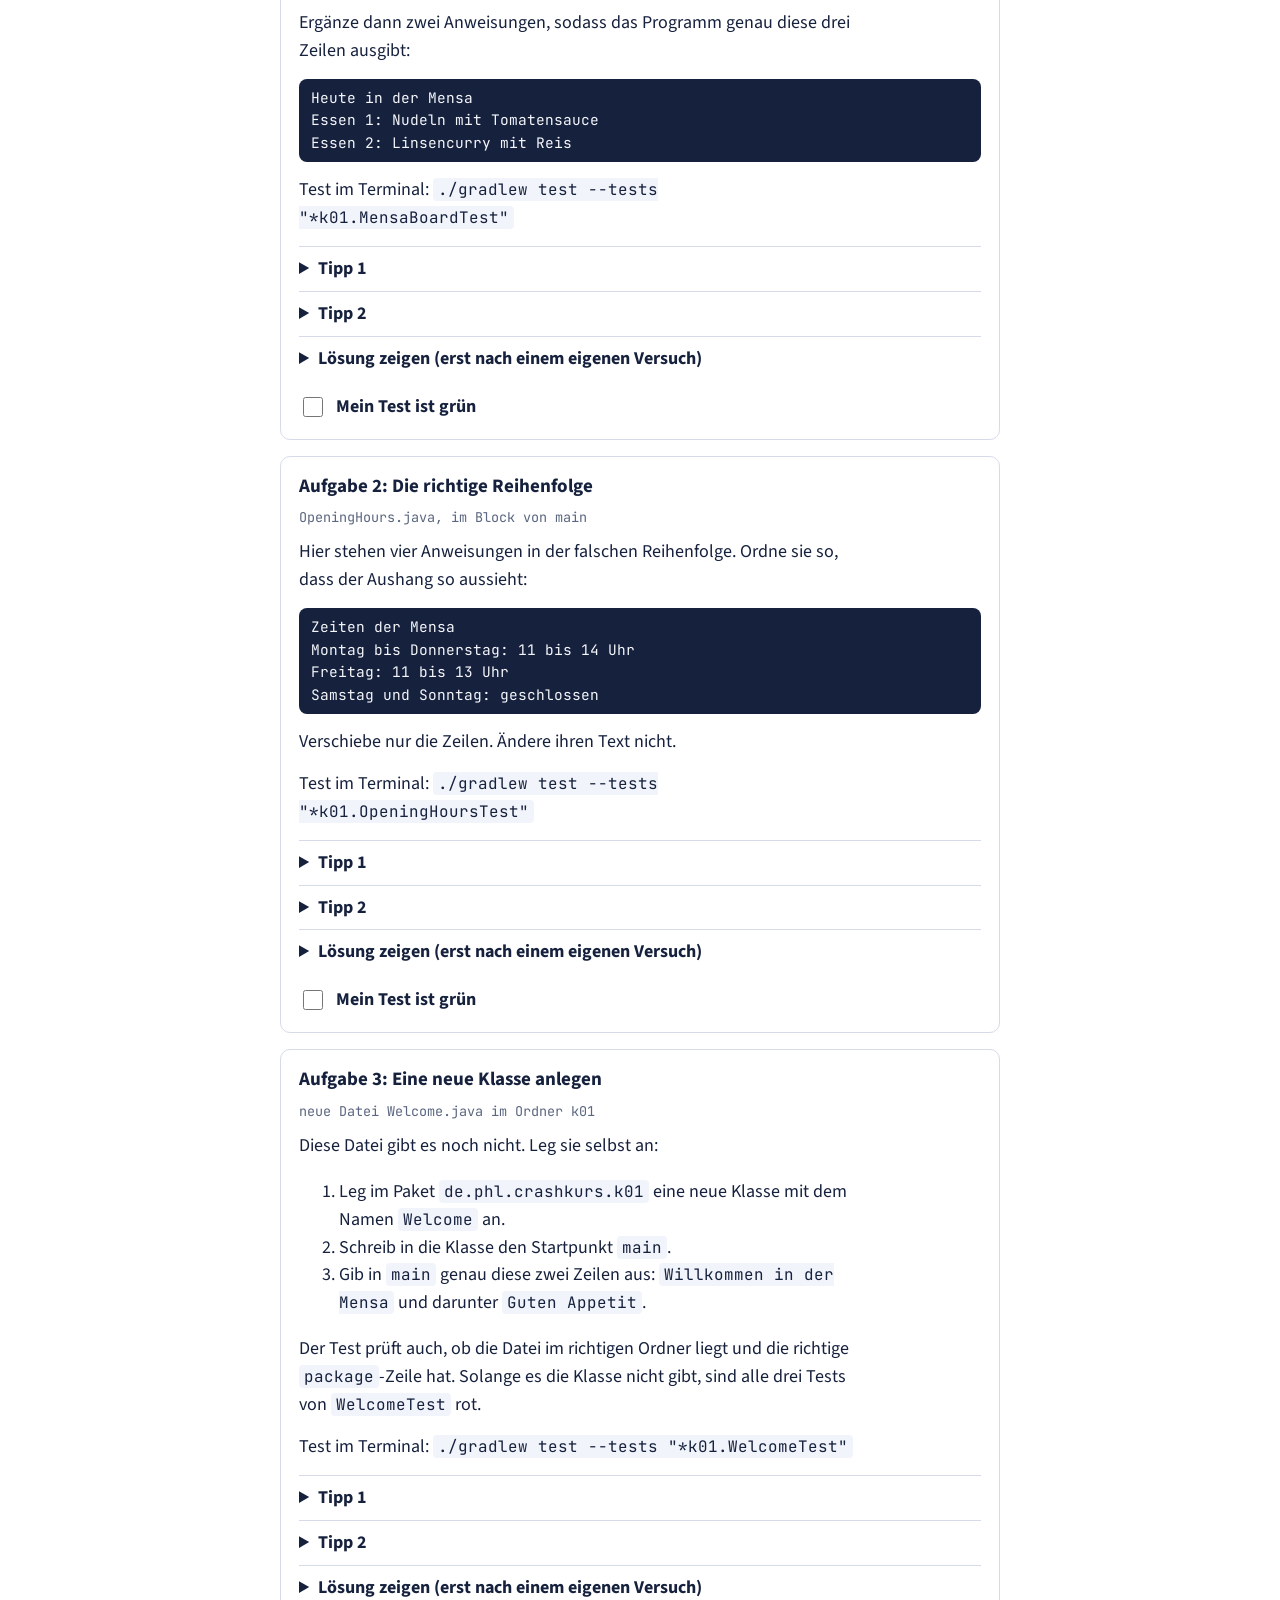
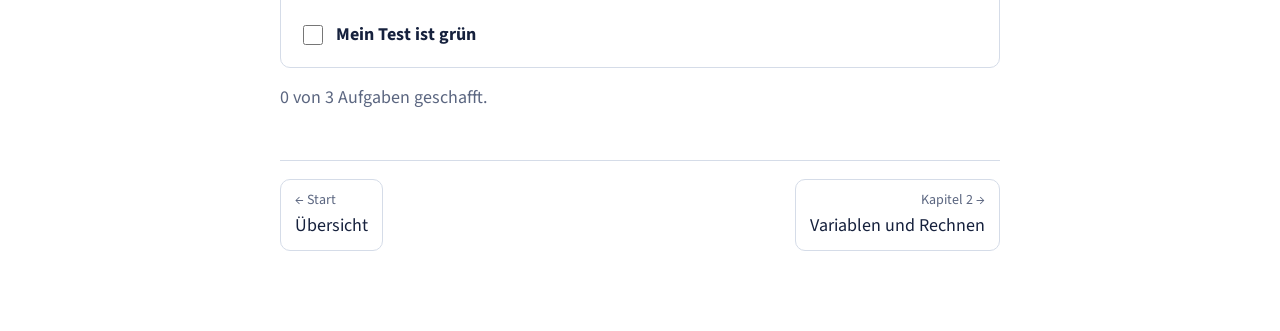
<file: docs/kapitel-01.html>
<!doctype html>
<html lang="de">
<head>
<meta charset="utf-8">
<meta name="viewport" content="width=device-width, initial-scale=1">
<title>Kapitel 1: Dein erstes Programm – Java-Crashkurs</title>
<link rel="preconnect" href="https://fonts.googleapis.com">
<link rel="preconnect" href="https://fonts.gstatic.com" crossorigin>
<link href="https://fonts.googleapis.com/css2?family=Source+Sans+3:ital,wght@0,400;0,700;1,400&family=JetBrains+Mono:wght@400;700&display=swap" rel="stylesheet">
<link rel="stylesheet" href="kurs.css">
<style>
/* Nur in diesem Kapitel: Läufe ohne Variablen zeigen nur die Ausgabe. */
.k01-ohne-speicher .unten { grid-template-columns: minmax(0, 1fr); }
.k01-ohne-speicher .unten > div:first-child { display: none; }
.k01-ziel { margin: 0 0 14px; }
.k01-pfad { font-family: var(--k-mono); font-size: 15px; background: var(--k-code); border-radius: var(--k-radius); padding: 10px 14px; margin: 0 0 14px; overflow-x: auto; white-space: nowrap; }
</style>
</head>
<body>
<main class="kurs">

  <p class="vorwissen">Du brauchst kein Vorwissen, nur das Übungsprojekt in VS Code. Wie du es dir holst, steht auf der <a href="index.html#projekt">Startseite</a>.</p>

  <p>Stell dir den Aushang am Eingang der Mensa vor. Jeden Morgen schreibt ihn jemand neu, nach einer festen Liste:</p>
  <ol class="schritte">
    <li>Schreib „Heute in der Mensa“.</li>
    <li>Schreib „Linsensuppe mit Brot“.</li>
    <li>Schreib „Kasse bis 14 Uhr“.</li>
  </ol>
  <p>Die Person arbeitet die Liste von oben nach unten ab, einen Punkt nach dem anderen. Sie fragt nicht nach, ob das sinnvoll ist. Sie macht genau, was dasteht.</p>
  <p>Ein <strong>Programm</strong> ist genau so eine Liste, nur für den Computer. Jeder Punkt der Liste heißt <strong>Anweisung</strong>: ein Befehl an den Computer. Der Computer führt die Anweisungen von oben nach unten aus.</p>

  <h2>Eine Anweisung: Text ausgeben</h2>
  <p>Deine erste Anweisung schreibt eine Zeile Text auf den Bildschirm. Das ist die <strong>Ausgabe</strong>: der Text, den das Programm anzeigt. So sieht die Anweisung aus:</p>
  <div class="code" data-code='System.out.println("Heute in der Mensa");'></div>
  <p>Sie besteht aus vier Teilen:</p>
  <div class="aufbau">
    <div class="teil"><span class="stueck">System.out.println</span><span class="heisst"><b>Der Befehl</b>Heißt „gib eine Zeile aus“. Schreib ihn genau so, mit großem S. Das l in <code>println</code> ist ein kleines L.</span></div>
    <div class="teil"><span class="stueck">( )</span><span class="heisst"><b>Runde Klammern</b>Darin steht, was Java ausgibt.</span></div>
    <div class="teil"><span class="stueck">"Heute in der Mensa"</span><span class="heisst"><b>Der Text</b>Steht in Anführungszeichen. Java gibt ihn genau so aus, aber ohne die Anführungszeichen.</span></div>
    <div class="teil"><span class="stueck">;</span><span class="heisst"><b>Das Semikolon</b>Jede Anweisung endet mit einem Semikolon. Es ist der Punkt am Ende des Satzes.</span></div>
  </div>
  <p>Die Anführungszeichen sind wichtig. Sie zeigen Java, wo der Text anfängt und wo er aufhört. Alles dazwischen gibt Java Buchstabe für Buchstabe aus, auch Leerzeichen und Satzzeichen.</p>

  <h2>Mehrere Anweisungen: von oben nach unten</h2>
  <p>Jetzt stehen drei Anweisungen untereinander. Klick auf „Nächster Schritt“. Die gelbe Zeile ist die Zeile, die Java gerade ausführt. Unten bei „Ausgabe“ siehst du, was auf dem Bildschirm erscheint.</p>
  <p>Wähl danach „Fassung 2“ und klick dich noch einmal durch. Dort sind zwei Zeilen vertauscht.</p>

  <div id="lauf1" class="k01-ohne-speicher"></div>

  <p>Jedes <code>println</code> beginnt eine neue Zeile in der Ausgabe. Die Reihenfolge der Ausgabe ist immer die Reihenfolge der Anweisungen. Java prüft nicht, ob das sinnvoll ist.</p>

  <h2>Wo die Anweisungen stehen: der Aufbau einer Datei</h2>
  <p>Anweisungen stehen nicht lose in einer Datei. Sie brauchen eine feste Hülle. Jede Datei mit einem Programm hat diesen Aufbau:</p>
  <div class="code" data-code='package «tuerkis:de.phl.crashkurs.k01»;

public class «pink:MensaBoard» «blau:{»
    public static void main(String[] args) «blau:{»
        System.out.println("Heute in der Mensa");
        System.out.println("Linsensuppe mit Brot");
    «blau:}»
«blau:}»'></div>
  <p>Das sind die Teile, von oben nach unten:</p>
  <div class="aufbau">
    <div class="teil" data-farbe="tuerkis"><span class="stueck">de.phl.crashkurs.k01</span><span class="heisst"><b>Der Ordner</b>Die Zeile mit <code>package</code> sagt, in welchem Ordner die Datei liegt. Ein Paket ist ein Ordner für Java-Dateien.</span></div>
    <div class="teil" data-farbe="pink"><span class="stueck">MensaBoard</span><span class="heisst"><b>Der Name der Klasse</b>Genauso wie die Datei <code>MensaBoard.java</code>, nur ohne Endung. Er beginnt mit einem Großbuchstaben.</span></div>
    <div class="teil"><span class="stueck">public static void main(String[] args)</span><span class="heisst"><b>Der Startpunkt</b>Hier beginnt das Programm. Schreib diese Zeile genau so ab.</span></div>
    <div class="teil" data-farbe="blau"><span class="stueck">{ ... }</span><span class="heisst"><b>Ein Block</b>Alles zwischen <code>{</code> und <code>}</code>. Jede öffnende Klammer braucht eine schließende.</span></div>
  </div>
  <p class="vorlesen">Im <span class="t-tuerkis">Ordner de/phl/crashkurs/k01</span> liegt die <span class="t-pink">Klasse MensaBoard</span>. In ihrem <span class="t-blau">Block</span> steht der Startpunkt <code>main</code>, und in dessen <span class="t-blau">Block</span> stehen die Anweisungen.</p>

  <h3>Die Klasse und der Dateiname</h3>
  <p>Eine <strong>Klasse</strong> ist für den Moment eine Datei mit einem Namen, in der Code steht. Was eine Klasse genau ist, erklärt Kapitel 4. Jetzt zählt nur eine Regel: Der Name hinter <code>public class</code> und der Dateiname sind gleich, Buchstabe für Buchstabe. Auch Groß- und Kleinschreibung muss stimmen. Beim Dateinamen steht nur <code>.java</code> am Ende.</p>

  <h3>Die package-Zeile und der Ordner</h3>
  <p>In VS Code siehst du links den Explorer, die Liste der Ordner und Dateien. Die Datei aus dem Beispiel liegt an dieser Stelle:</p>
  <p class="k01-pfad">src/main/java/<span class="t-tuerkis">de/phl/crashkurs/k01</span>/<span class="t-pink">MensaBoard</span>.java</p>
  <p>Der Teil nach <code>src/main/java/</code> ist das Paket. In der <code>package</code>-Zeile stehen Punkte statt Schrägstrichen: Aus dem Ordner <code>de/phl/crashkurs/k01</code> wird <code>package de.phl.crashkurs.k01;</code>. Auch diese Zeile endet mit einem Semikolon.</p>

  <h3>Der Startpunkt main</h3>
  <p>Ein Programm startet immer bei <code>main</code>. Die Zeile sieht immer gleich aus:</p>
  <div class="code" data-code='public static void main(String[] args) {'></div>
  <p>Lerne sie auswendig, Zeichen für Zeichen: <code>String</code> mit großem S, eckige Klammern <code>[]</code> direkt dahinter, <code>main</code> klein. Was die einzelnen Wörter bedeuten, erfährst du nach und nach: <code>void</code> und die runden Klammern in Kapitel 3, <code>static</code> in Kapitel 6.</p>

  <h3>Blöcke und Einrückung</h3>
  <p>Ein <strong>Block</strong> ist alles zwischen einer geschweiften Klammer <code>{</code> und der passenden <code>}</code>. Blöcke stecken ineinander wie Kisten: Der Block von <code>main</code> steckt im Block der Klasse. Deshalb stehen am Ende zwei schließende Klammern.</p>
  <p>Die Leerzeichen am Zeilenanfang heißen Einrückung. Java braucht sie nicht, aber du siehst damit sofort, was in welchem Block steht. VS Code rückt beim Tippen von selbst ein. Ist die Einrückung durcheinander, räumt <kbd>Umschalt</kbd> + <kbd>Alt</kbd> + <kbd>F</kbd> sie auf (am Mac <kbd>Umschalt</kbd> + <kbd>Option</kbd> + <kbd>F</kbd>).</p>

  <h2>Wo Java anfängt</h2>
  <p>Java startet nicht in der ersten Zeile der Datei. Klick dich durch und achte darauf, wo die gelbe Zeile beginnt.</p>

  <div id="lauf2" class="k01-ohne-speicher"></div>

  <p>Die <code>package</code>-Zeile und die Zeile mit <code>public class</code> sind keine Anweisungen. Sie sagen nur, wo die Datei liegt und wie sie heißt. Die Anweisungen in <code>main</code> laufen von oben nach unten.</p>

  <h2>Das Programm in VS Code starten</h2>
  <p>Jetzt startest du ein echtes Programm. Öffne dazu das Übungsprojekt in VS Code.</p>
  <ol class="schritte">
    <li>Klick links oben auf das Symbol mit den zwei Blättern. Das ist der Explorer.</li>
    <li>Klapp die Ordner <code>src</code>, <code>main</code>, <code>java</code>, <code>de</code>, <code>phl</code>, <code>crashkurs</code> und <code>k01</code> auf. Oft zeigt VS Code mehrere Ordner in einer Zeile, etwa <code>de/phl/crashkurs</code>. Klick dann auf <code>MensaBoard.java</code>.</li>
    <li>Über der Zeile mit <code>main</code> stehen klein die Wörter „Run | Debug“. Klick auf „Run“.</li>
    <li>Unten öffnet sich das Terminal, das Textfenster für Befehle und Ausgaben. Zuerst erscheint dort ein langer Befehl, den VS Code selbst startet. Darunter steht die Ausgabe deines Programms: <code>Heute in der Mensa</code>. Aufgaben nennen diesen Bereich oft die Konsole. „In der Konsole ausgeben“ heißt also: mit <code>System.out.println</code> ausgeben.</li>
  </ol>
  <div class="hinweis">
    <p>Siehst du kein „Run“? Dann richtet VS Code Java noch ein. Das dauert beim ersten Öffnen ein paar Minuten. Warte, bis unten in der Statusleiste nichts mehr lädt.</p>
    <p>Fragt VS Code nach dem Klick „Build failed, do you want to continue?“, dann ist irgendwo im Projekt etwas rot unterstrichen. Klick nicht auf „Continue“. Schließ die Meldung, such die rote Stelle und behebe sie zuerst.</p>
  </div>
  <p>Speichere nach jeder Änderung mit <kbd>Strg</kbd> + <kbd>S</kbd> (am Mac <kbd>Cmd</kbd> + <kbd>S</kbd>). Ein Punkt im Reiter der Datei, oben neben ihrem Namen, heißt: noch nicht gespeichert.</p>

  <h2>Eine neue Klasse anlegen</h2>
  <p>Oft gibt es die Datei für eine Klasse noch nicht. Dann legst du sie selbst an, im richtigen Ordner. So geht es:</p>
  <ol class="schritte">
    <li>Klick im Explorer mit der rechten Maustaste auf den Ordner, in den die Klasse soll, zum Beispiel <code>k01</code>.</li>
    <li>Wähl im Menü „New Java File“ und dann „Class...“.</li>
    <li>Oben erscheint ein Eingabefeld mit dem Hinweis „Input the class name“. Tippe den Namen der Klasse, zum Beispiel <code>Welcome</code>. Ohne <code>.java</code>, mit großem Anfangsbuchstaben. Drück <kbd>Enter</kbd>.</li>
    <li>VS Code legt die Datei <code>Welcome.java</code> an und schreibt bereits diese Zeilen hinein:</li>
  </ol>
  <div class="code" data-code='package «tuerkis:de.phl.crashkurs.k01»;

public class «pink:Welcome» «blau:{»

«blau:}»'></div>
  <ol class="schritte" start="5">
    <li>Prüfe die <code>package</code>-Zeile. Sie muss zum Ordner passen. Steht dort etwas anderes oder fehlt sie, hast du auf den falschen Ordner geklickt. Lösch die Datei dann (Rechtsklick, „Delete“) und leg sie im richtigen Ordner neu an.</li>
    <li>Schreib zwischen die Klammern der Klasse die Zeile mit <code>main</code>, ihren Block und darin deine Anweisungen.</li>
  </ol>
  <p>Zwei Abkürzungen helfen beim Tippen. Tippst du in der Klasse <code>main</code>, schlägt VS Code <code>public static void main</code> vor. Wählst du den Vorschlag aus, schreibt VS Code die ganze Zeile für dich. Tippst du <code>sysout</code>, macht VS Code daraus <code>System.out.println();</code>. Verlass dich nicht nur darauf: Du solltest die main-Zeile auch ohne Hilfe schreiben können.</p>

  <h2>Den ersten Test starten</h2>
  <p>Zu jeder Aufgabe im Projekt gibt es einen <strong>Test</strong>: ein Prüfprogramm, das deinen Code startet und das Ergebnis mit der Vorgabe vergleicht. Die Tests liegen in einem eigenen Ordner, <code>src/test/java/de/phl/crashkurs/k01</code>. Diese Dateien änderst du nicht.</p>
  <ol class="schritte">
    <li>Öffne die Testdatei, zum Beispiel <code>MensaBoardTest.java</code>.</li>
    <li>Links neben der Zeile mit <code>class MensaBoardTest</code> steht ein kleiner grüner Pfeil. Klick darauf.</li>
    <li>Nach ein paar Sekunden steht neben dem Pfeil ein grüner Haken oder ein rotes Kreuz. Bei einem roten Test öffnet VS Code einen Kasten mit der Meldung. Sie sagt dir auf Deutsch, was noch nicht stimmt.</li>
  </ol>
  <p>Alle Tests findest du auch in der Testing-Ansicht: Klick links auf das Symbol mit dem Reagenzglas. Oder du tippst den Befehl aus der Aufgabe ins Terminal (unter Windows <code>.\gradlew.bat</code> statt <code>./gradlew</code>).</p>
  <p>Zwei Dinge musst du dabei wissen. Erstens prüft der Test die gespeicherte Datei. Speichere deshalb vorher. Zweitens: Solange irgendwo im Projekt etwas rot unterstrichen ist, läuft im Terminal kein einziger Test, und auf grüne Tests in VS Code ist dann kein Verlass. Dann behebst du zuerst die rote Stelle. Kapitel 12 kommt darauf zurück.</p>

  <div class="merke">
    <h3>Sechs Regeln zum Merken</h3>
    <ol>
      <li>Ein Programm ist eine Liste von Anweisungen. Java führt sie von oben nach unten aus.</li>
      <li>Jede Anweisung endet mit einem Semikolon <code>;</code>.</li>
      <li><code>System.out.println("Text");</code> gibt eine Zeile aus. Der Text steht in Anführungszeichen.</li>
      <li>Klassenname gleich Dateiname: <code>public class Welcome</code> steht in <code>Welcome.java</code>. Großer Anfangsbuchstabe.</li>
      <li>Die <code>package</code>-Zeile nennt den Ordner, mit Punkten: Aus <code>de/phl/crashkurs/k01</code> wird <code>package de.phl.crashkurs.k01;</code>. Neue Klassen legst du mit Rechtsklick auf den richtigen Ordner an.</li>
      <li>Das Programm startet bei <code>public static void main(String[] args) {</code>. Jede <code>{</code> braucht eine <code>}</code>.</li>
    </ol>
  </div>

  <h2>Fünf häufige Fehler verstehen und beheben</h2>
  <p>Wenn VS Code etwas rot unterstreicht, ist nichts kaputt. Java versteht eine Stelle im Code noch nicht und zeigt sie dir. Fahr mit der Maus über die rote Stelle, dann erscheint die Meldung. Die Meldungen sind englisch. Hier steht, was sie heißen.</p>
  <div id="fehler"></div>

  <h2>Kurz geprüft: Was macht dieser Code?</h2>
  <p>Hier warten sechs kurze Aufgaben. Geh den Code im Kopf Zeile für Zeile durch, bevor du auf eine Antwort klickst.</p>
  <div id="fragen"></div>

  <h2>Jetzt schreibst du selbst: drei Aufgaben im Projekt</h2>
  <p>Die Aufgaben liegen im Ordner <code>src/main/java/de/phl/crashkurs/k01</code>. Geh bei jeder Aufgabe so vor:</p>
  <ol class="schritte">
    <li>Öffne die Datei und lies, was beim <code>TODO</code> steht. <code>TODO</code> steht in einem Kommentar: Zeilen, die mit <code>//</code> beginnen, ignoriert Java. Sie sind nur für Menschen.</li>
    <li>Schreib deine Anweisungen und speichere.</li>
    <li>Starte das Programm mit „Run“ und vergleiche die Ausgabe mit der Aufgabe.</li>
    <li>Starte den Test. Ist er rot, lies die Meldung.</li>
  </ol>
  <p>Am Anfang sind fast alle Tests rot. Das ist normal, denn die Aufgaben sind noch nicht gelöst. Einzelne Tests können schon grün sein, bevor du etwas geschrieben hast.</p>
  <div id="aufgaben"></div>

</main>

<script src="kurs.js"></script>
<script>
(function () {
  function rein(zeilen) { return zeilen.map(function (z) { return z.replace(/«[a-z]+:([^»]*)»/g, '$1'); }).join('\n') + '\n'; }

  var BOARD = ['package «tuerkis:de.phl.crashkurs.k01»;', '', 'public class «pink:MensaBoard» «blau:{»', '    public static void main(String[] args) «blau:{»',
    '        System.out.println("Heute in der Mensa");', '        System.out.println("Linsensuppe mit Brot");', '    «blau:}»', '«blau:}»'];

  Kurs.start({
    nr: 1,
    legende: { tuerkis: 'Ordner (package)', pink: 'Name der Klasse (= Dateiname)', blau: 'Block' },

    laeufe: {
      lauf1: {
        eingabe: { art: 'wahl', label: 'Code', werte: [{ text: 'Fassung 1', wert: '1' }, { text: 'Fassung 2', wert: '2' }] },
        code: function (v) {
          var z = ['System.out.println("Heute in der Mensa");', 'System.out.println("Linsensuppe mit Brot");', 'System.out.println("Kasse bis 14 Uhr");'];
          return v === '1' ? z : [z[0], z[2], z[1]];
        },
        schritte: function (v) {
          var a = Kurs.ablauf(), zwei = v === '1' ? 'Linsensuppe mit Brot' : 'Kasse bis 14 Uhr', drei = v === '1' ? 'Kasse bis 14 Uhr' : 'Linsensuppe mit Brot';
          a.aus('Heute in der Mensa').schritt(1, 'Java führt die erste Anweisung aus. Bei „Ausgabe“ erscheint ihr Text, ohne die Anführungszeichen.');
          a.aus(zwei).schritt(2, 'Die zweite Anweisung läuft. Ihr Text erscheint in einer neuen Zeile darunter.' +
            (v === '2' ? ' In Fassung 2 steht hier die Zeile mit der Kasse, deshalb erscheint sie jetzt.' : ''));
          a.aus(drei).schritt(3, v === '1'
            ? 'Die dritte Anweisung. Danach gibt es keine Anweisung mehr. Das Programm ist fertig.'
            : 'Die Suppe kommt erst zum Schluss. Java hat genau die Reihenfolge im Code befolgt, auch wenn der Aushang so seltsam aussieht.');
          return a.schritte;
        }
      },
      lauf2: {
        dateien: [{ name: 'MensaBoard.java', code: BOARD }],
        schritte: function () {
          var a = Kurs.ablauf().datei('MensaBoard.java');
          a.schritt(4, 'Java sucht in der Klasse den Startpunkt <code>main</code> und beginnt dort. Die Zeilen 1 und 3 sind blass: Sie sind keine Anweisungen, Java führt sie nicht aus.', { skip: [1, 3] });
          a.aus('Heute in der Mensa').schritt(5, 'Die erste Anweisung im Block von <code>main</code>. Ab hier geht es von oben nach unten.', { skip: [1, 3] });
          a.aus('Linsensuppe mit Brot').schritt(6, 'Java führt die zweite Anweisung aus.', { skip: [1, 3] });
          a.schritt(7, 'Diese Klammer schließt den Block von <code>main</code>. Es gibt keine Anweisung mehr, das Programm ist fertig. Die Klammer in Zeile 8 schließt den Block der Klasse.', { skip: [1, 3] });
          return a.schritte;
        },
        java: function () { return { dateien: { 'MensaBoard.java': rein(BOARD) }, main: 'de.phl.crashkurs.k01.MensaBoard' }; }
      }
    },

    fehler: [
      { titel: 'Das Semikolon fehlt', code: ['System.out.println("Heute in der Mensa")', 'System.out.println("Linsensuppe mit Brot");'], rot: [1],
        meldung: 'Syntax error, insert ";" to complete BlockStatements', quelle: 'VS Code',
        text: '<p>Das heißt: Füg ein Semikolon ein, damit die Anweisung vollständig ist. Mit „BlockStatements“ meint Java die Anweisungen im Block. Im Terminal heißt dieselbe Meldung kürzer <span class="meldung">\';\' expected</span>, also „Semikolon erwartet“.</p><p>Setz das Semikolon ans Ende von Zeile 1, direkt hinter die runde Klammer.</p>' },
      { titel: 'Ein Anführungszeichen fehlt', code: ['System.out.println("Heute in der Mensa);'], rot: [1],
        meldung: 'String literal is not properly closed by a double-quote', quelle: 'VS Code',
        text: '<p>„String literal“ ist Javas Wort für einen Text in Anführungszeichen. Die Meldung heißt: Dem Text fehlt das schließende Anführungszeichen. Java weiß nicht, wo der Text aufhört, und hält auch <code>);</code> noch für Text.</p><p>Jeder Text braucht zwei Anführungszeichen: eins am Anfang, eins am Ende. Hier fehlt das hintere, direkt vor der runden Klammer.</p>' },
      { titel: 'Der Klassenname passt nicht zum Dateinamen', code: ['// Datei MensaBoard.java', 'public class Welcome {'], rot: [2],
        meldung: 'The public type Welcome must be defined in its own file', quelle: 'VS Code',
        text: '<p>Mit „public type“ meint Java hier die Klasse. Die Meldung heißt: Die Klasse <code>Welcome</code> gehört in eine eigene Datei mit dem Namen <code>Welcome.java</code>.</p><p>Mach Name und Datei gleich: Ändere den Klassennamen in <code>MensaBoard</code> oder benenne die Datei um. Auch Groß- und Kleinschreibung zählt: <code>welcome</code> ist nicht <code>Welcome</code>.</p>' },
      { titel: 'System kleingeschrieben', code: ['system.out.println("Heute in der Mensa");'], rot: [1],
        meldung: 'system cannot be resolved', quelle: 'VS Code',
        text: '<p>Das heißt: Java kennt nichts mit dem Namen <code>system</code>. Java unterscheidet streng zwischen Groß- und Kleinbuchstaben. Für Java sind <code>system</code> und <code>System</code> zwei verschiedene Wörter.</p><p>Schreib <code>System</code> mit großem S.</p>' },
      { titel: 'Die package-Zeile passt nicht zum Ordner', code: ['// Datei src/main/java/de/phl/crashkurs/k01/Welcome.java', 'package de.phl.crashkurs;', '', 'public class Welcome {'], rot: [2],
        meldung: 'Die Datei Welcome.java gibt es, aber ihre package-Zeile fehlt oder ist falsch. Deshalb liegt die Klasse nicht im Paket de.phl.crashkurs.k01. Die erste Zeile muss lauten: package de.phl.crashkurs.k01;', quelle: 'Test',
        text: '<p>Die Datei liegt im Ordner <code>k01</code>, aber die <code>package</code>-Zeile nennt einen anderen Ordner. VS Code unterstreicht die <code>package</code>-Zeile rot. Dieser Fehler ist tückisch, denn im Terminal läuft der Test trotzdem (<code>./gradlew test --tests "*k01.WelcomeTest"</code>). Er findet die Klasse dann nicht im Paket <code>de.phl.crashkurs.k01</code> und zeigt die Meldung oben. Dasselbe passiert, wenn die <code>package</code>-Zeile ganz fehlt.</p><p>Schreib die vollständige Zeile <code>package de.phl.crashkurs.k01;</code>. Am sichersten legst du Klassen immer mit Rechtsklick auf den richtigen Ordner an. Dann schreibt VS Code die Zeile selbst.</p>' }
    ],

    fragen: [
      { art: 'wahl', frage: 'Was gibt dieses Programm aus?',
        code: ['System.out.println("Suppe");', 'System.out.println("Salat");'],
        optionen: [
          { t: 'zuerst Suppe, dann Salat, jedes in einer eigenen Zeile', ok: true, warum: 'Richtig. Die Anweisungen laufen von oben nach unten, und jedes println beginnt eine neue Zeile. Die Anführungszeichen erscheinen nicht in der Ausgabe.' },
          { t: 'zuerst "Suppe", dann "Salat", mit Anführungszeichen', warum: 'Die Anführungszeichen zeigen Java nur, wo der Text anfängt und aufhört. In der Ausgabe erscheinen sie nicht.' },
          { t: 'zuerst Salat, dann Suppe', warum: 'Java führt die Anweisungen von oben nach unten aus. Die Zeile mit „Suppe“ steht oben, also kommt sie zuerst.' },
          { t: 'Suppe Salat in einer einzigen Zeile', warum: 'println heißt „print line“, also „gib eine Zeile aus“. Jedes println beginnt eine eigene Zeile.' }
        ] },
      { art: 'zeile', frage: 'In diesem Code steckt ein Fehler, den VS Code rot unterstreicht. Klick auf die fehlerhafte Zeile.',
        code: ['public class MensaBoard {', '    public static void main(String[] args) {', '        System.out.println("Heute in der Mensa");', '        System.out.println("Kasse bis 14 Uhr")', '    }', '}'],
        ok: 4,
        richtig: 'Richtig. Am Ende von Zeile 4 fehlt das Semikolon. VS Code meldet: „Syntax error, insert ";" to complete BlockStatements“.',
        falsch: 'Diese Zeile ist in Ordnung. Prüf bei jeder Anweisung das Ende: Womit muss eine Anweisung aufhören?' },
      { art: 'wahl', frage: 'Welche Zeile ist ein richtiger Startpunkt für ein Programm?', mono: true,
        optionen: [
          { t: 'public static void main(String[] args) {', ok: true, warum: 'Richtig. Genau so, Zeichen für Zeichen.' },
          { t: 'public static void main(string[] args) {', warum: 'string ist kleingeschrieben. Java unterscheidet Groß- und Kleinbuchstaben. Es muss String mit großem S heißen, sonst unterstreicht VS Code das Wort rot.' },
          { t: 'public static void Main(String[] args) {', warum: 'Main ist großgeschrieben. Der Startpunkt heißt main, klein. Mit großem M erkennt Java die Zeile nicht als Startpunkt.' },
          { t: 'public static void main(String args) {', warum: 'Hinter String fehlen die eckigen Klammern []. Ohne sie erkennt Java die Zeile nicht als Startpunkt.' }
        ] },
      { art: 'reihenfolge', frage: 'Bring die Zeilen der Datei Welcome.java in die richtige Reihenfolge. Benutze die Pfeile.',
        zeilen: ['package de.phl.crashkurs.k01;', 'public class Welcome {', '    public static void main(String[] args) {', '        System.out.println("Willkommen");', '    }', '}'],
        richtig: 'Richtig. Oben das Paket, dann die Klasse, darin main, darin die Anweisung. Danach schließt du die Blöcke von innen nach außen.',
        falsch: 'Die rot markierten Zeilen stehen noch am falschen Platz. Denk an die Kisten: Die package-Zeile steht ganz oben, außerhalb von allem. Die Klasse ist die äußere Kiste, main die innere. Zuerst schließt du den inneren Block.' },
      { art: 'zuordnen', frage: 'Welcher Teil hat welche Aufgabe? Wähl zu jedem Teil die passende Bedeutung.',
        paare: [
          ['package de.phl.crashkurs.k01;', 'nennt den Ordner, in dem die Datei liegt', 'Die package-Zeile steht ganz oben und nennt das Paket, also den Ordner.'],
          ['public class Welcome', 'nennt die Klasse, gleich dem Dateinamen', 'Hinter public class steht der Name der Klasse. Die Datei heißt genauso, mit .java dahinter.'],
          ['public static void main(String[] args)', 'Startpunkt: hier beginnt das Programm', 'Mit main beginnt jedes Programm.'],
          [';', 'beendet eine Anweisung', 'Das Semikolon steht am Ende jeder Anweisung, wie ein Punkt am Satzende.'],
          ['{ }', 'Anfang und Ende eines Blocks', 'Geschweifte Klammern umschließen einen Block.']
        ],
        richtig: 'Alles richtig zugeordnet.', falsch: 'Noch nicht ganz. Zu den rot markierten Zeilen:' },
      { art: 'luecke', frage: 'Die Datei liegt im Ordner src/main/java/de/phl/crashkurs/k01 und heißt Notice.java. Was gehört in die beiden Lücken?',
        code: ['package ___;', '', 'public class ___ {'], ok: [['de.phl.crashkurs.k01'], ['Notice']],
        proben: ['de/phl/crashkurs/k01', 'src.main.java.de.phl.crashkurs.k01', 'de.phl.crashkurs.k01'],
        richtig: 'Stimmt. Das Paket ist der Ordner nach src/main/java, mit Punkten statt Schrägstrichen. Die Klasse heißt wie die Datei, ohne .java.',
        falsch: 'Das passt noch nicht. In der package-Zeile stehen Punkte statt Schrägstrichen, und src/main/java gehört nicht dazu. Der Klassenname ist der Dateiname ohne .java, mit großem Anfangsbuchstaben.' }
    ],

    aufgaben: [
      { titel: 'Aufgabe 1: Den Aushang ausgeben', datei: 'MensaBoard.java, im Block von main', befehl: './gradlew test --tests "*k01.MensaBoardTest"',
        text: '<p>Im Block von <code>main</code> steht schon eine Anweisung. Starte das Programm einmal mit „Run“ und schau dir die Ausgabe an.</p><p>Ergänze dann zwei Anweisungen, sodass das Programm genau diese drei Zeilen ausgibt:</p><div class="konsole k01-ziel">Heute in der Mensa\nEssen 1: Nudeln mit Tomatensauce\nEssen 2: Linsencurry mit Reis</div>',
        tipps: ['Kopiere die vorhandene Zeile mit <code>System.out.println</code> und füg sie zweimal darunter ein. Ändere dann nur den Text zwischen den Anführungszeichen.', 'Der Test vergleicht jeden Buchstaben. Nach „Essen 1“ kommt ein Doppelpunkt und danach ein Leerzeichen.'],
        loesung: ['public static void main(String[] args) {', '    System.out.println("Heute in der Mensa");', '    System.out.println("Essen 1: Nudeln mit Tomatensauce");', '    System.out.println("Essen 2: Linsencurry mit Reis");', '}'] },
      { titel: 'Aufgabe 2: Die richtige Reihenfolge', datei: 'OpeningHours.java, im Block von main', befehl: './gradlew test --tests "*k01.OpeningHoursTest"',
        text: '<p>Hier stehen vier Anweisungen in der falschen Reihenfolge. Ordne sie so, dass der Aushang so aussieht:</p><div class="konsole k01-ziel">Zeiten der Mensa\nMontag bis Donnerstag: 11 bis 14 Uhr\nFreitag: 11 bis 13 Uhr\nSamstag und Sonntag: geschlossen</div><p>Verschiebe nur die Zeilen. Ändere ihren Text nicht.</p>',
        tipps: ['Eine Zeile verschiebst du in VS Code so: Klick in die Zeile und drück <kbd>Alt</kbd> + Pfeil nach oben oder unten (am Mac <kbd>Option</kbd> + Pfeil).', 'Die Überschrift „Zeiten der Mensa“ muss die erste Anweisung im Block von <code>main</code> sein. Die Kommentarzeilen mit <code>//</code> darfst du stehen lassen oder löschen.'],
        loesung: ['public static void main(String[] args) {', '    System.out.println("Zeiten der Mensa");', '    System.out.println("Montag bis Donnerstag: 11 bis 14 Uhr");', '    System.out.println("Freitag: 11 bis 13 Uhr");', '    System.out.println("Samstag und Sonntag: geschlossen");', '}'] },
      { titel: 'Aufgabe 3: Eine neue Klasse anlegen', datei: 'neue Datei Welcome.java im Ordner k01', befehl: './gradlew test --tests "*k01.WelcomeTest"',
        text: '<p>Diese Datei gibt es noch nicht. Leg sie selbst an:</p><ol><li>Leg im Paket <code>de.phl.crashkurs.k01</code> eine neue Klasse mit dem Namen <code>Welcome</code> an.</li><li>Schreib in die Klasse den Startpunkt <code>main</code>.</li><li>Gib in <code>main</code> genau diese zwei Zeilen aus: <code>Willkommen in der Mensa</code> und darunter <code>Guten Appetit</code>.</li></ol><p>Der Test prüft auch, ob die Datei im richtigen Ordner liegt und die richtige <code>package</code>-Zeile hat. Solange es die Klasse nicht gibt, sind alle drei Tests von <code>WelcomeTest</code> rot.</p>',
        tipps: ['Rechtsklick im Explorer auf den Ordner <code>k01</code>, dann „New Java File“ und „Class...“. Tippe <code>Welcome</code> und drück <kbd>Enter</kbd>.', 'Zwischen die Klammern der Klasse kommt <code>public static void main(String[] args) {</code>, darunter zwei Anweisungen mit <code>System.out.println</code>, dann die schließende Klammer von <code>main</code>. Am Ende stehen zwei schließende Klammern untereinander.'],
        loesung: [{ datei: 'Welcome.java', code: ['package de.phl.crashkurs.k01;', '', 'public class Welcome {', '', '    public static void main(String[] args) {', '        System.out.println("Willkommen in der Mensa");', '        System.out.println("Guten Appetit");', '    }', '}'] }] }
    ]
  });
})();
</script>
</body>
</html>
</file>
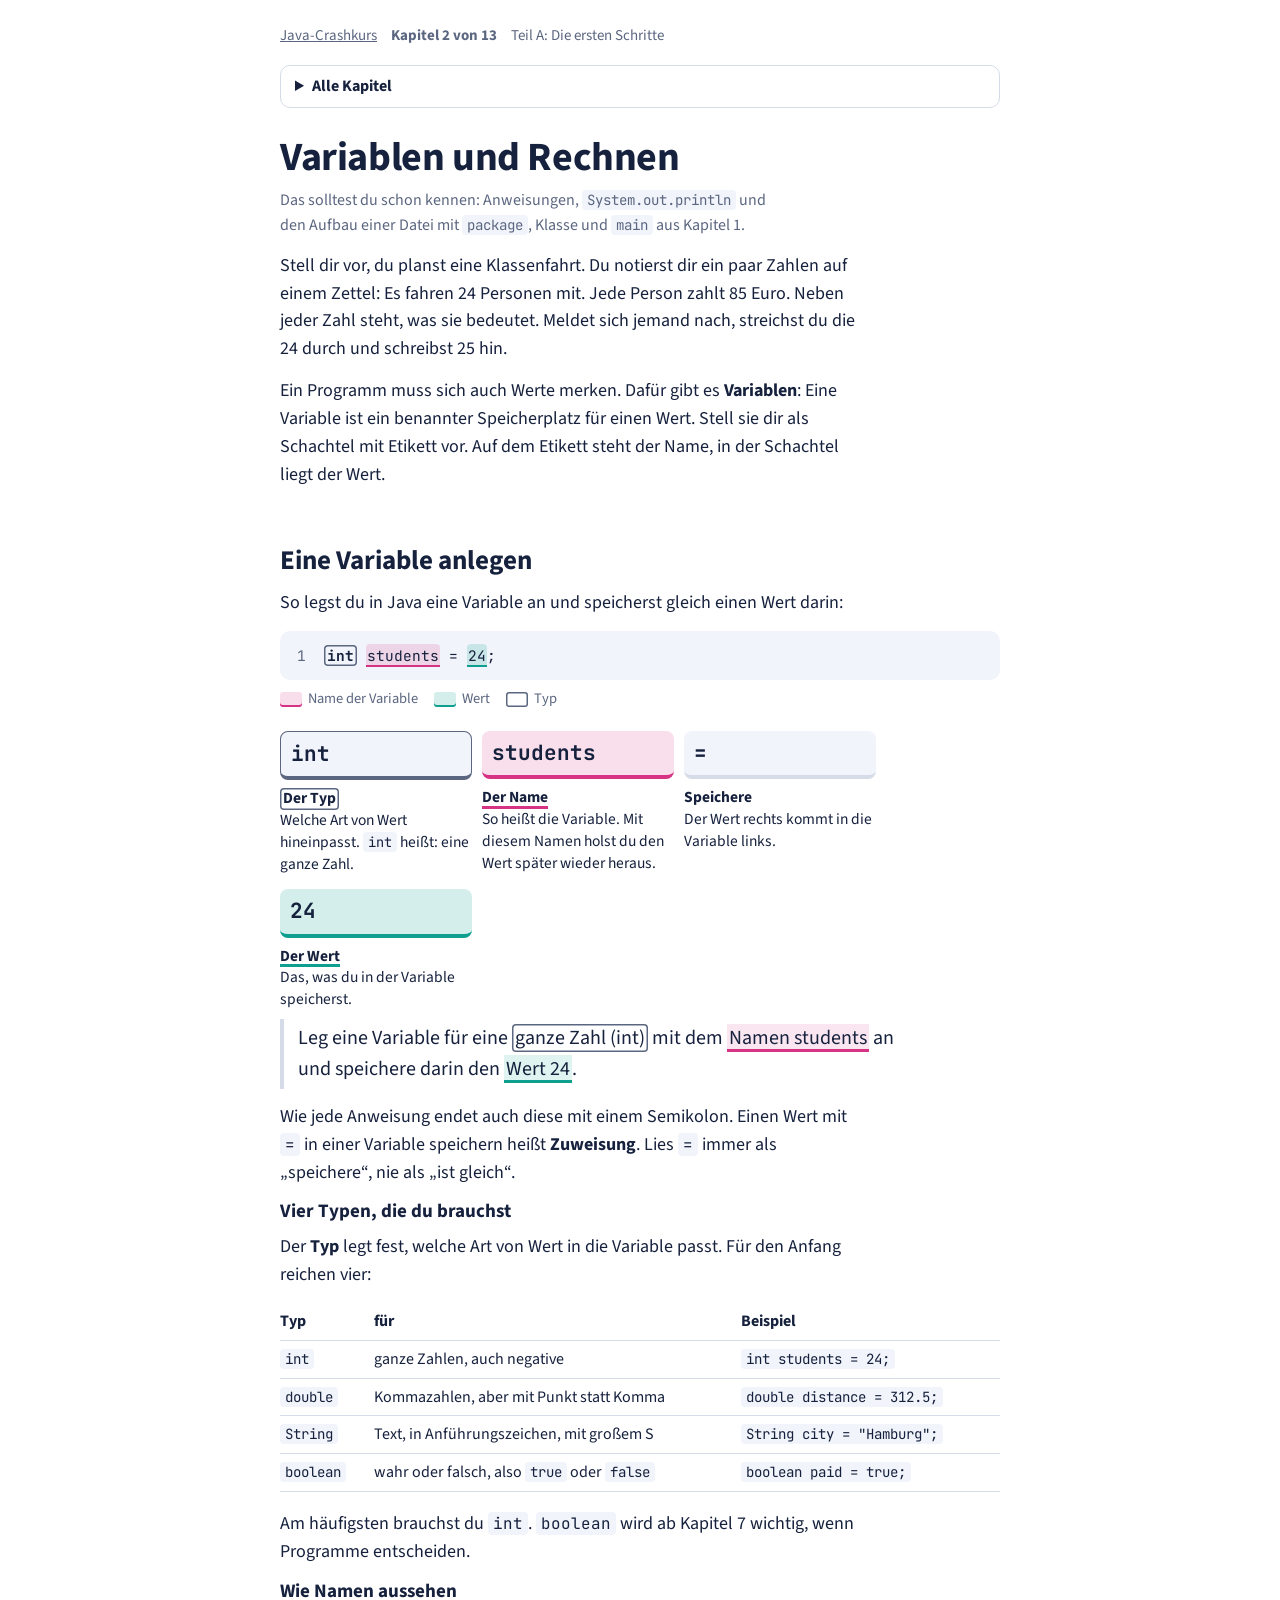
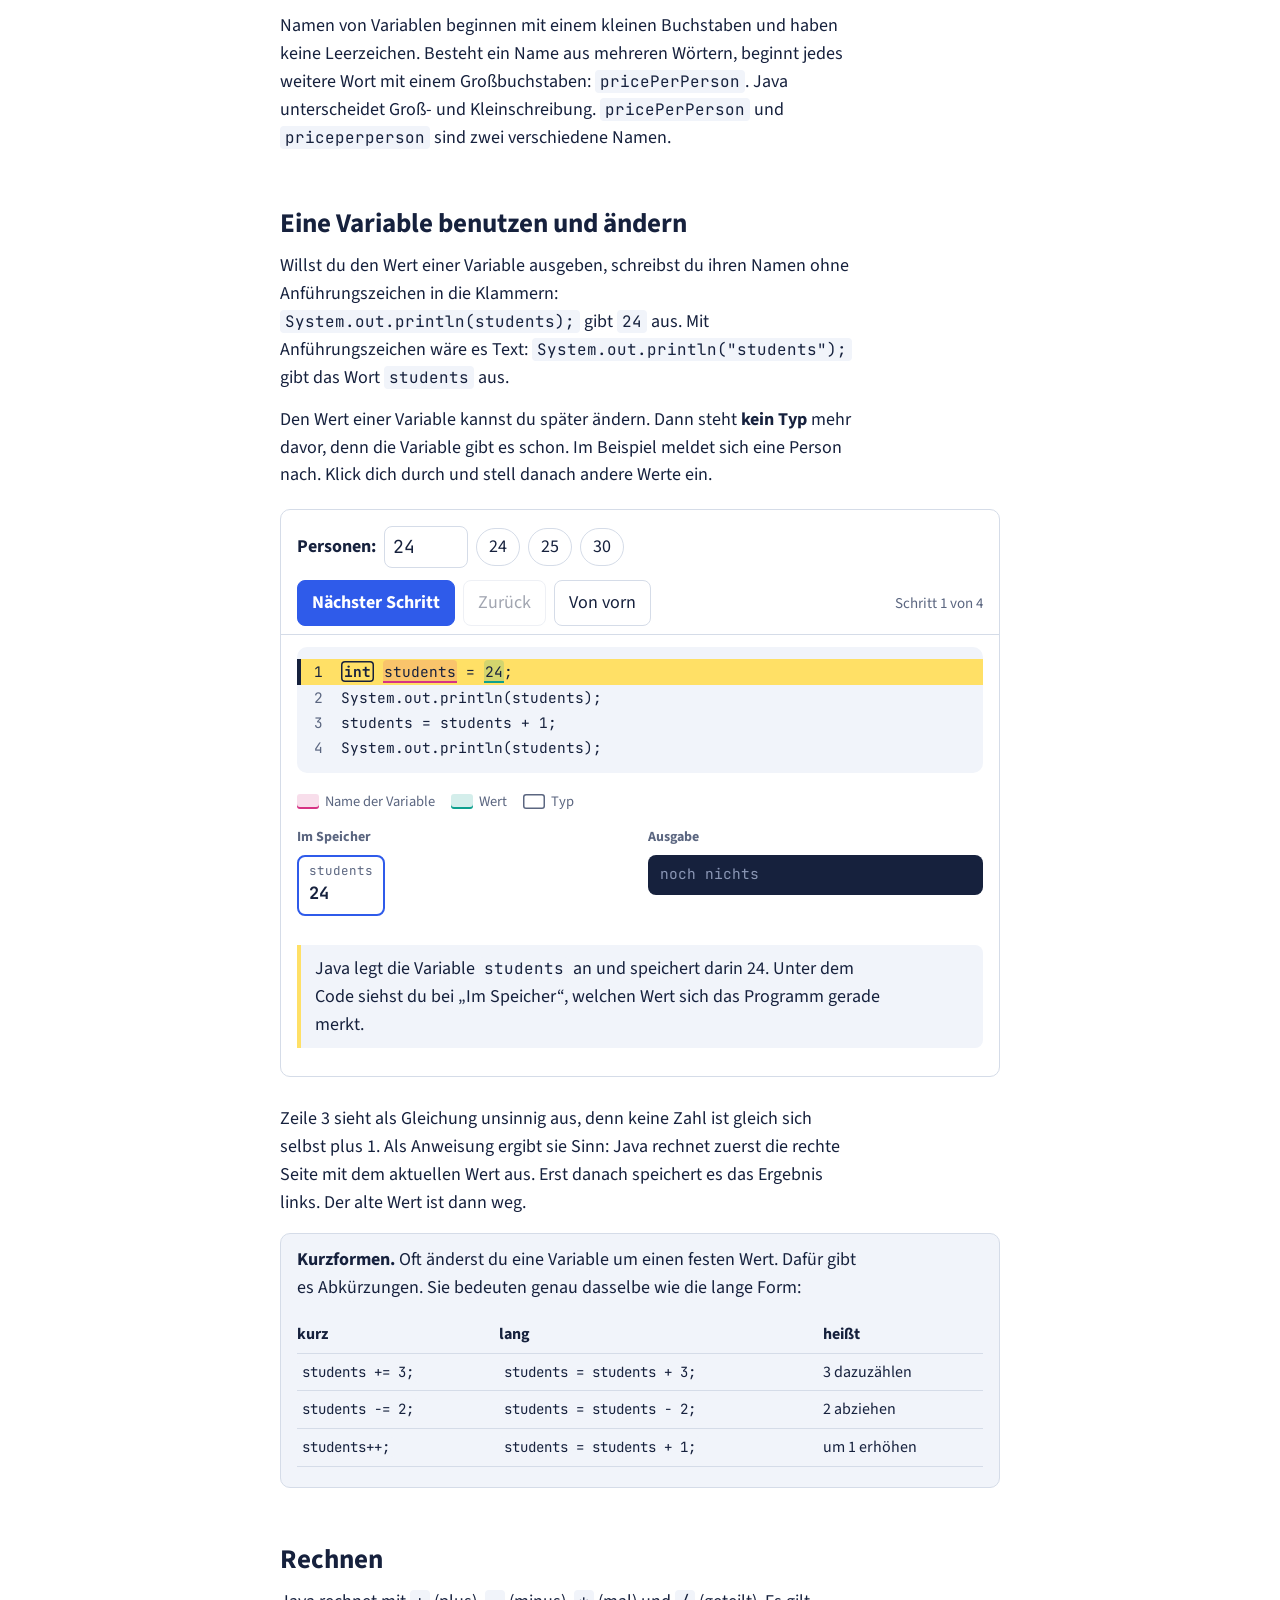
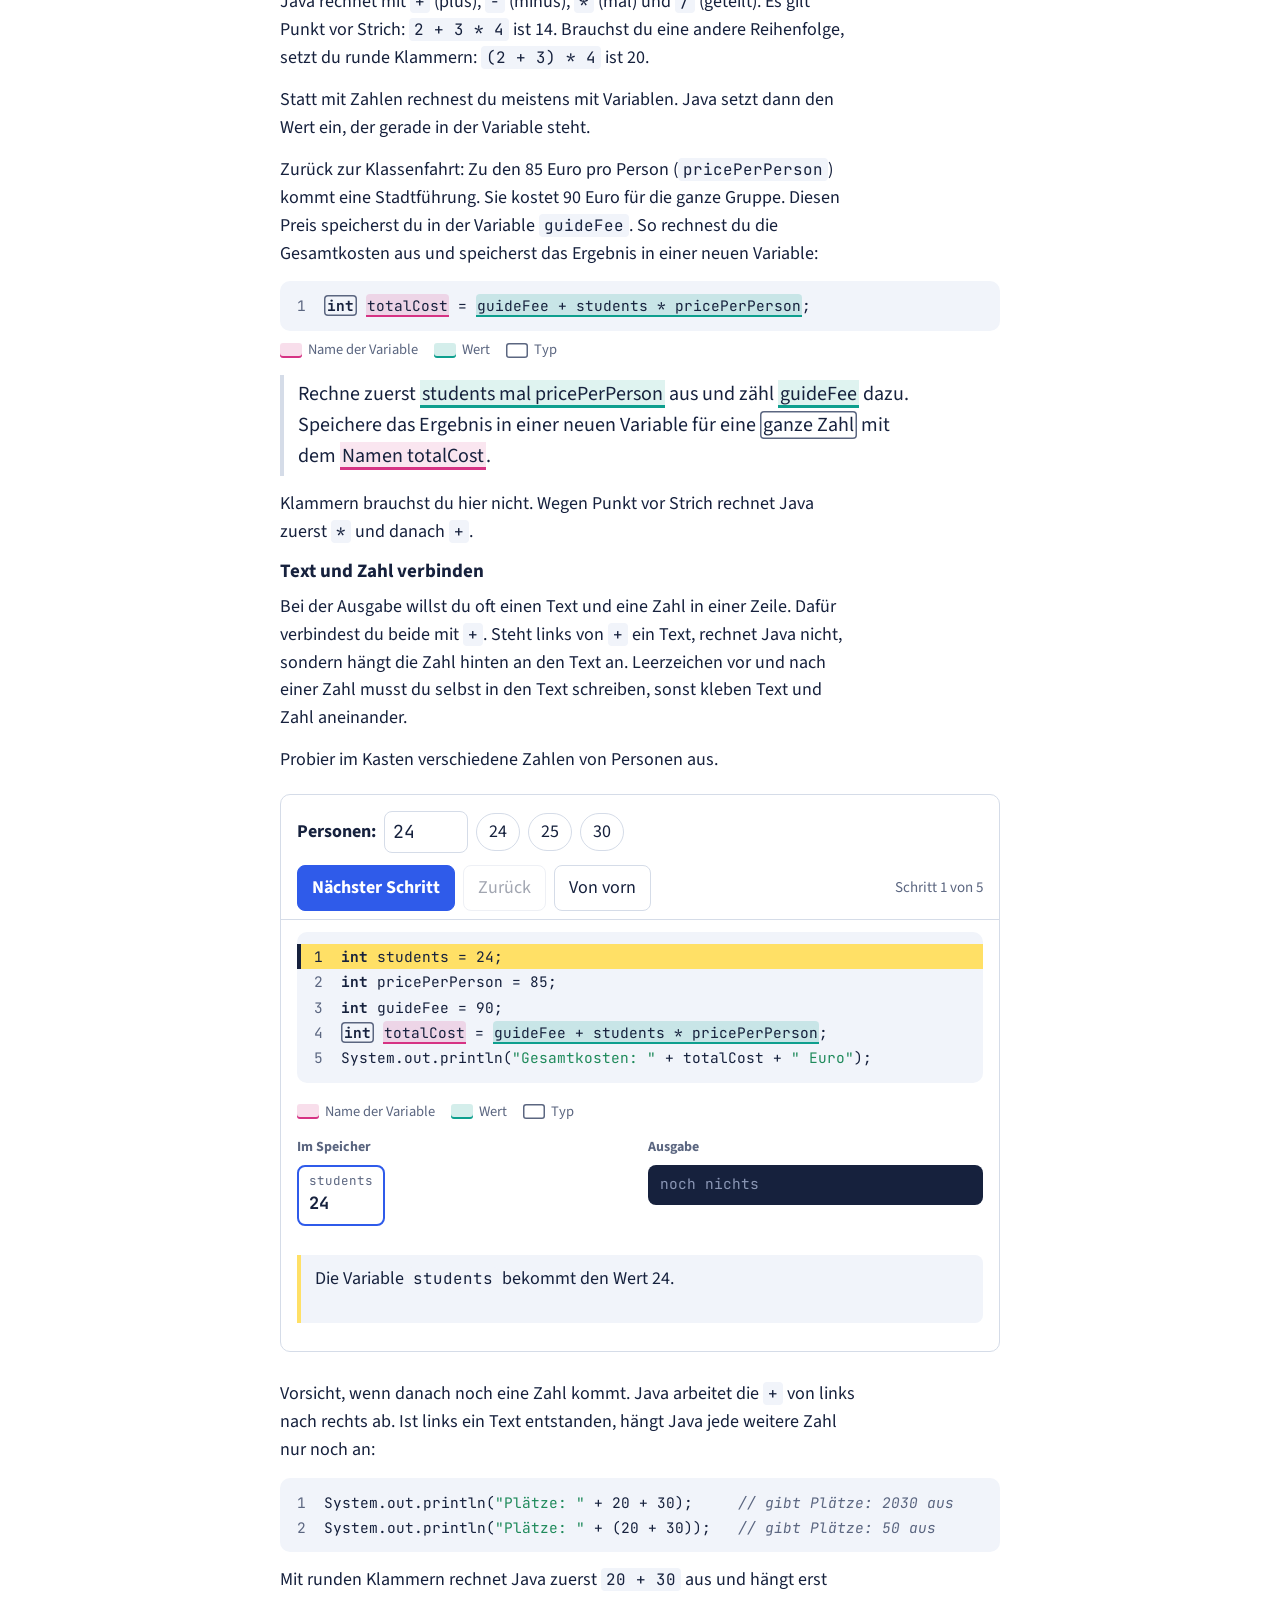
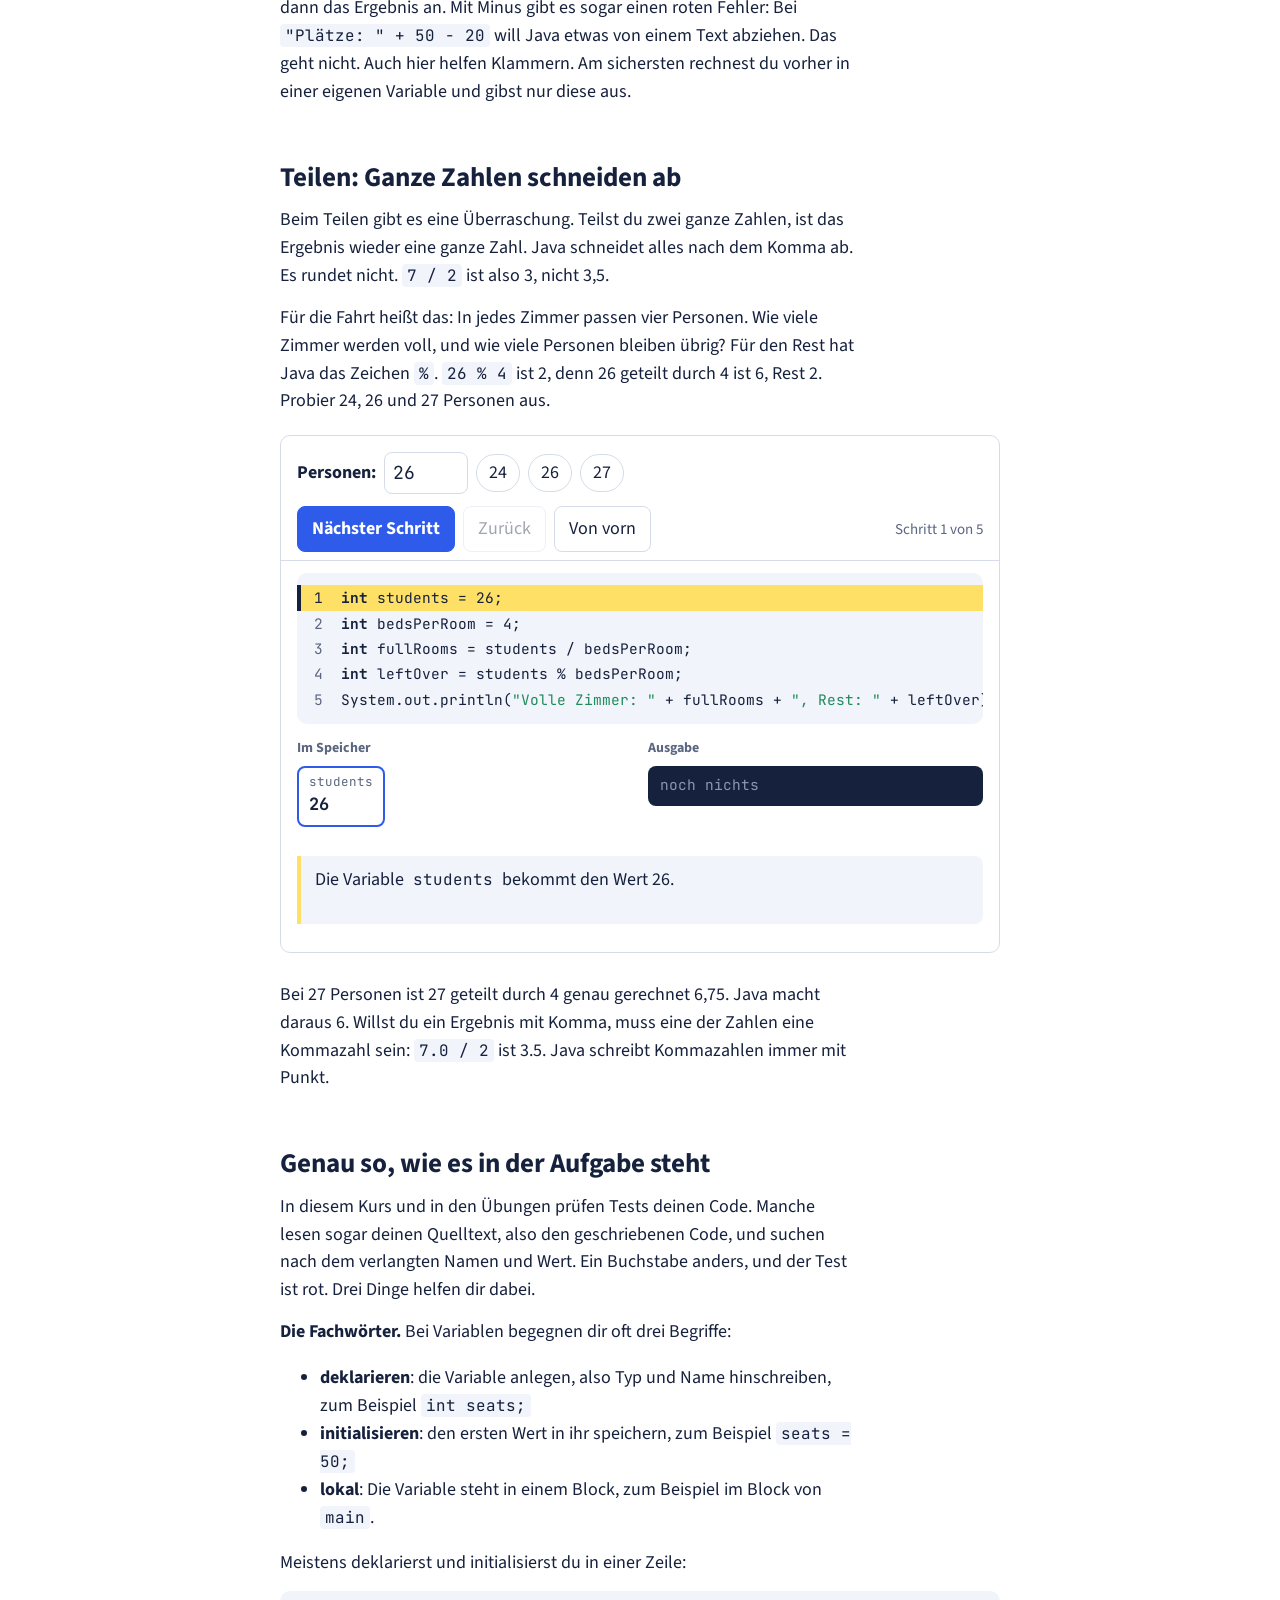
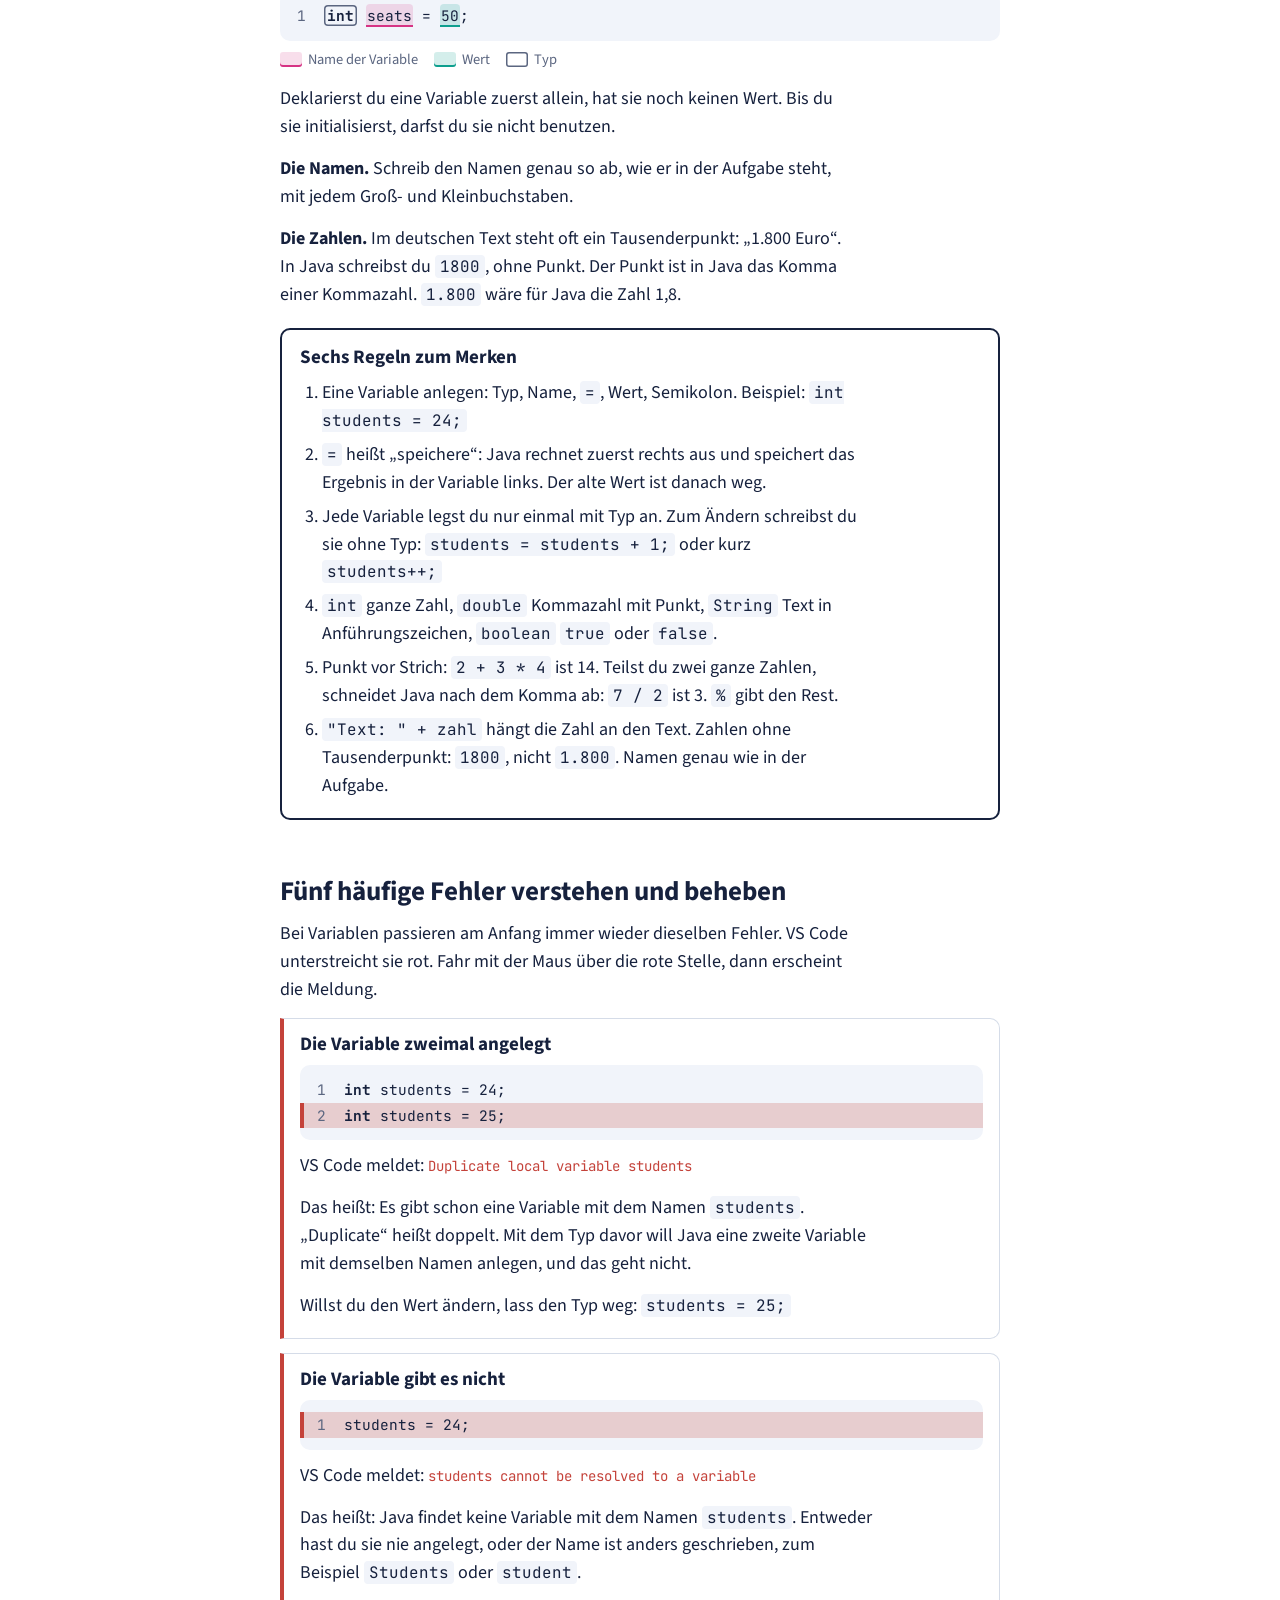
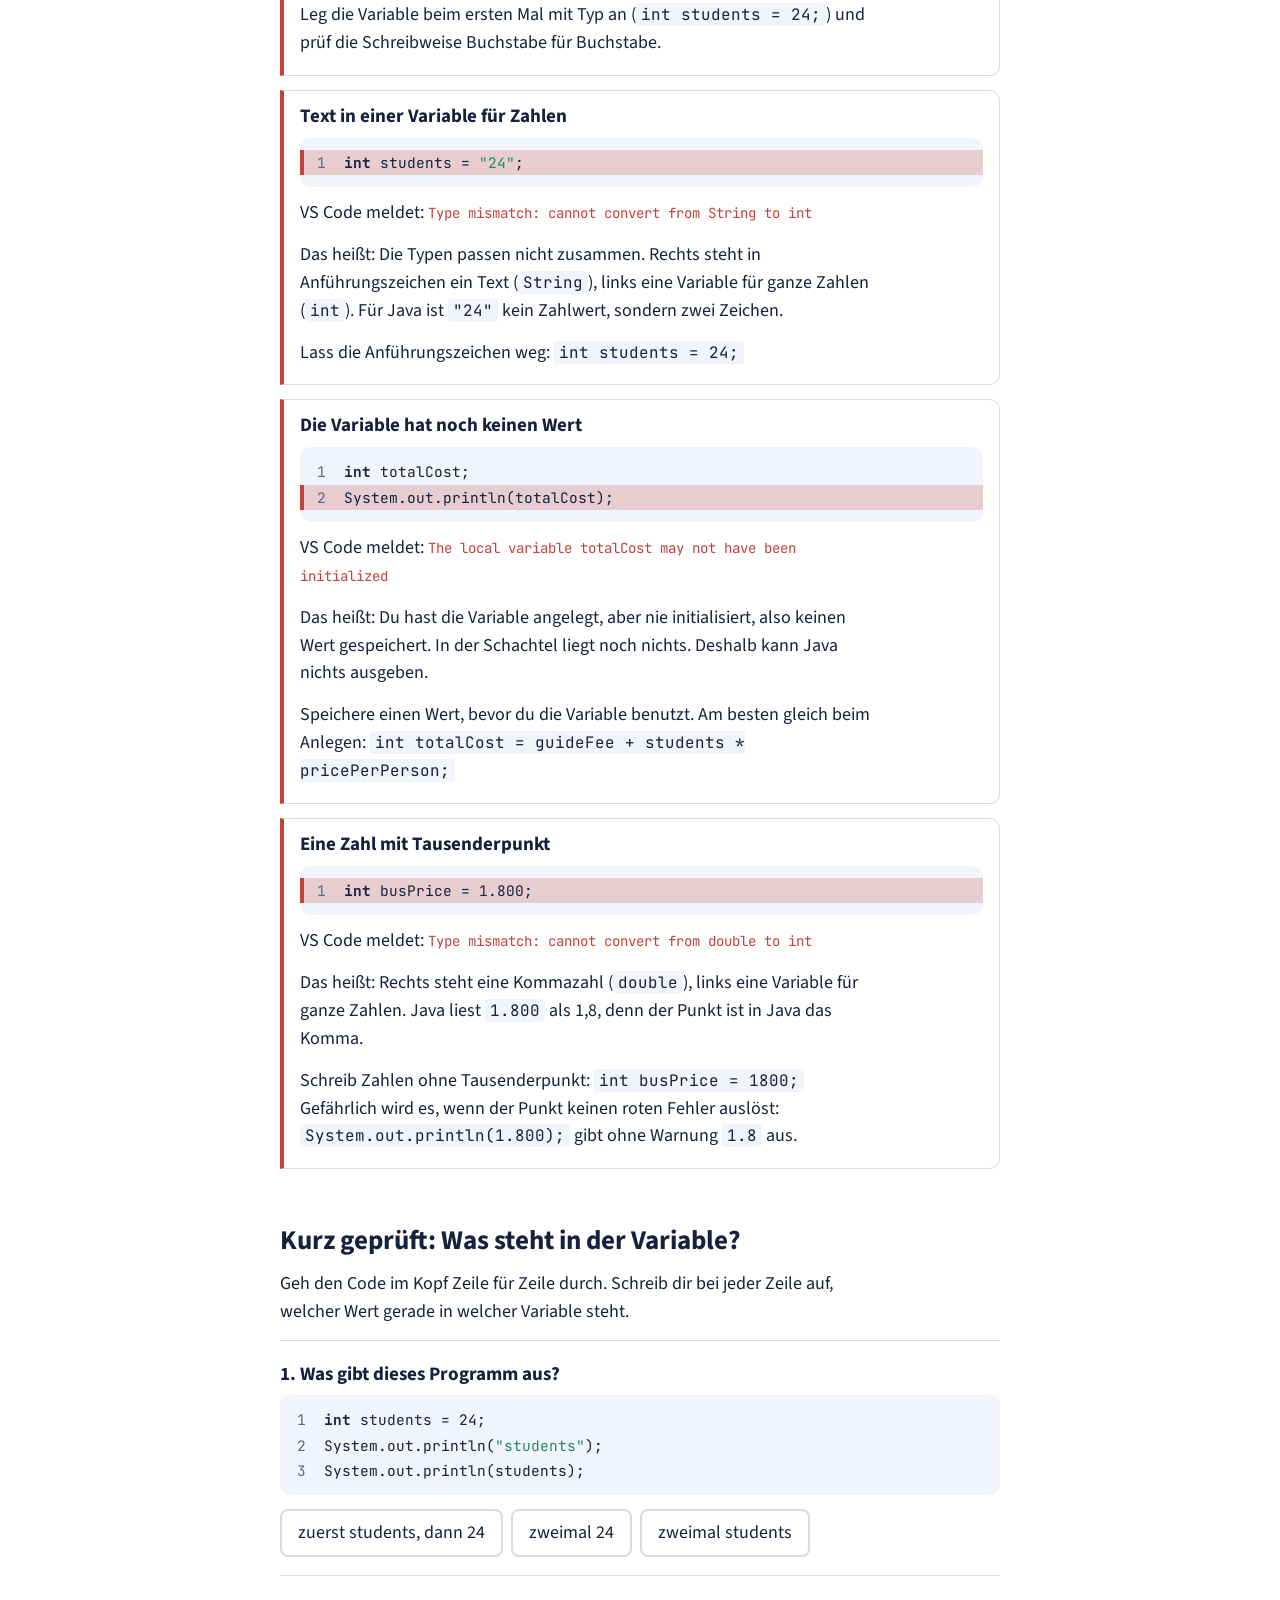
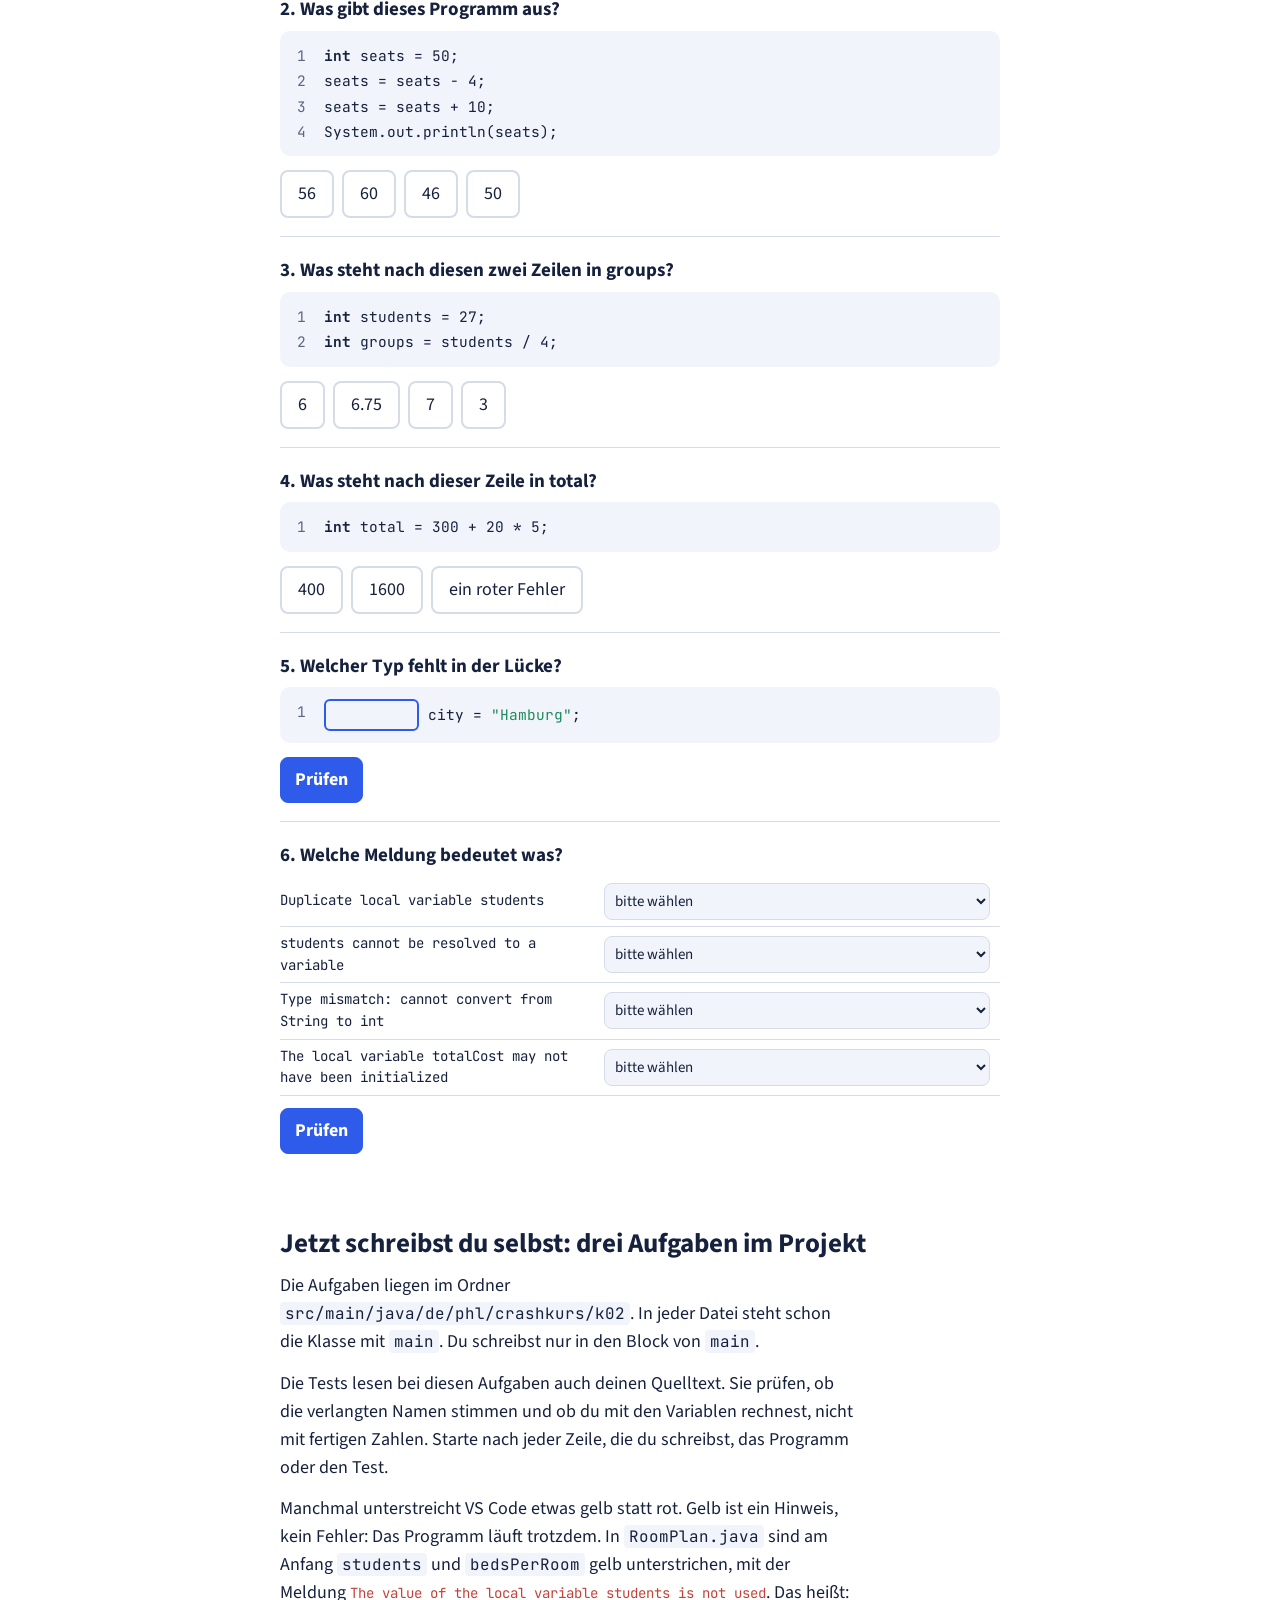
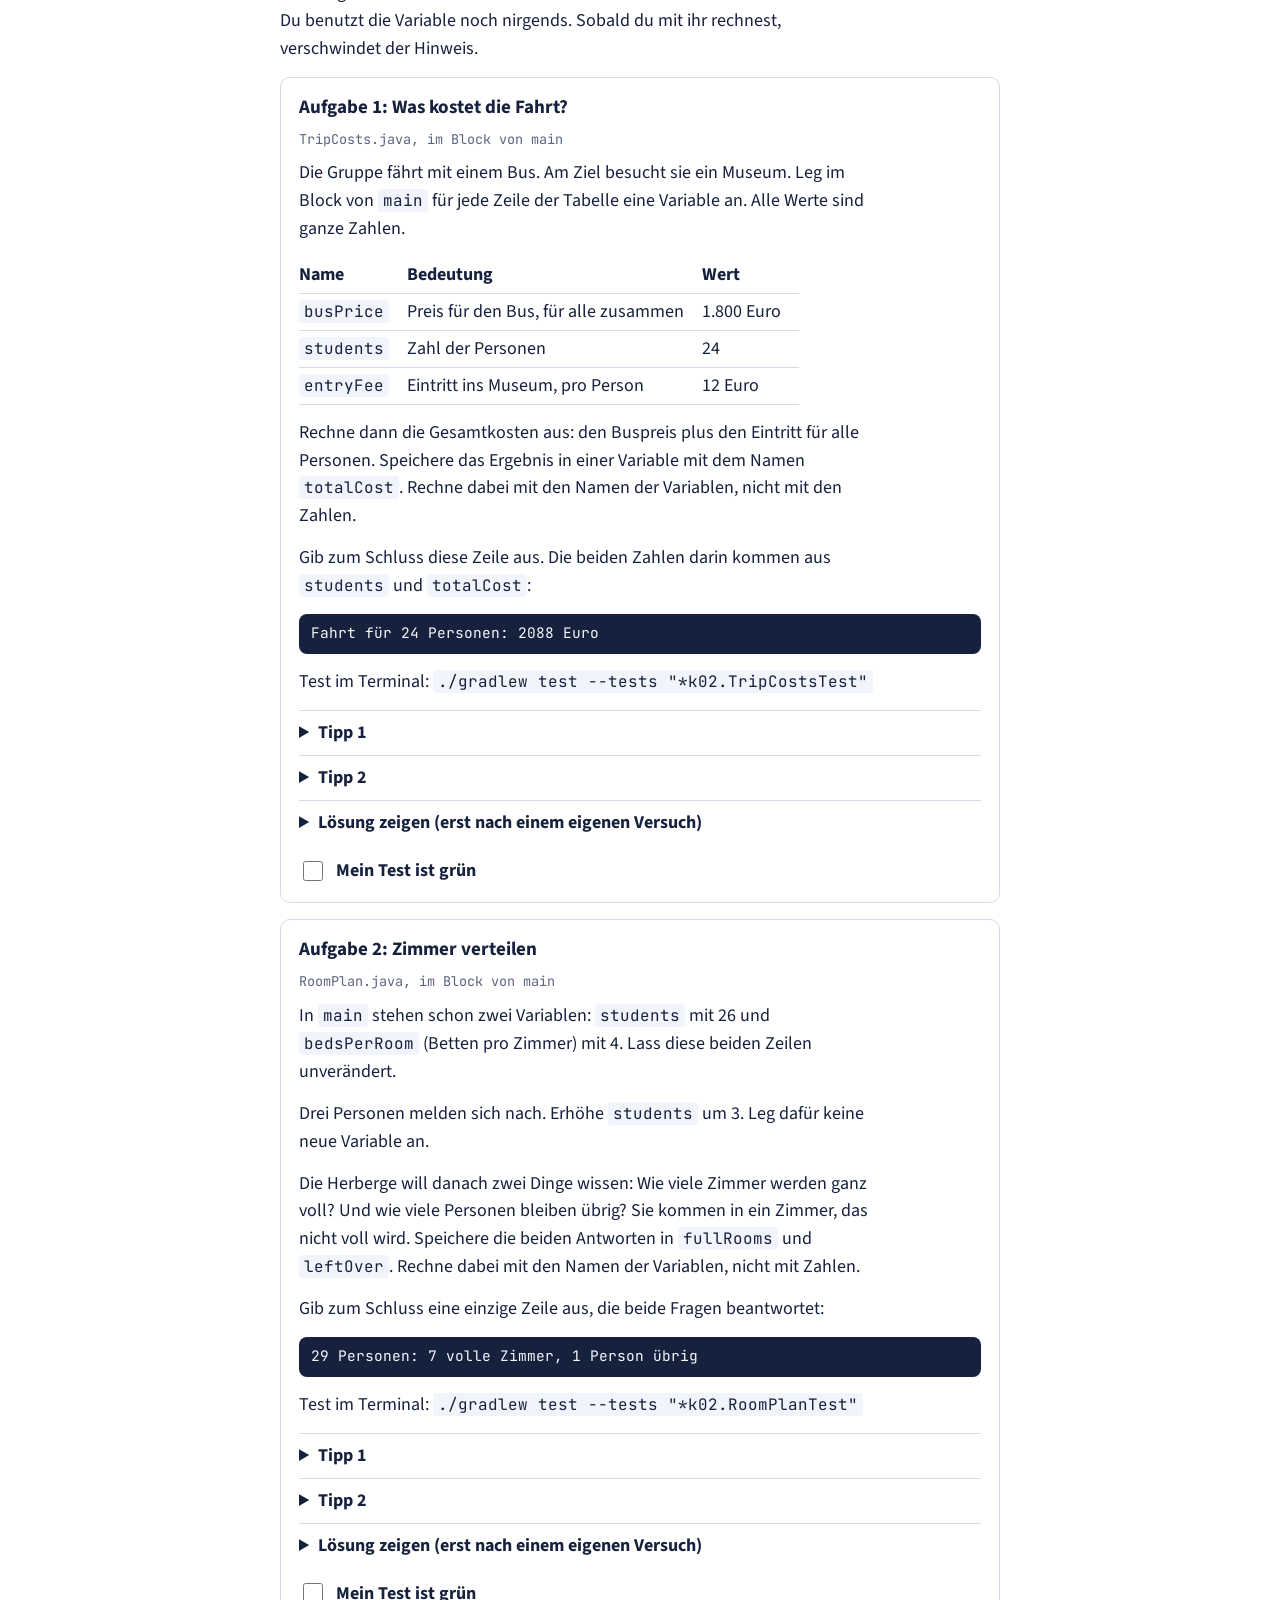
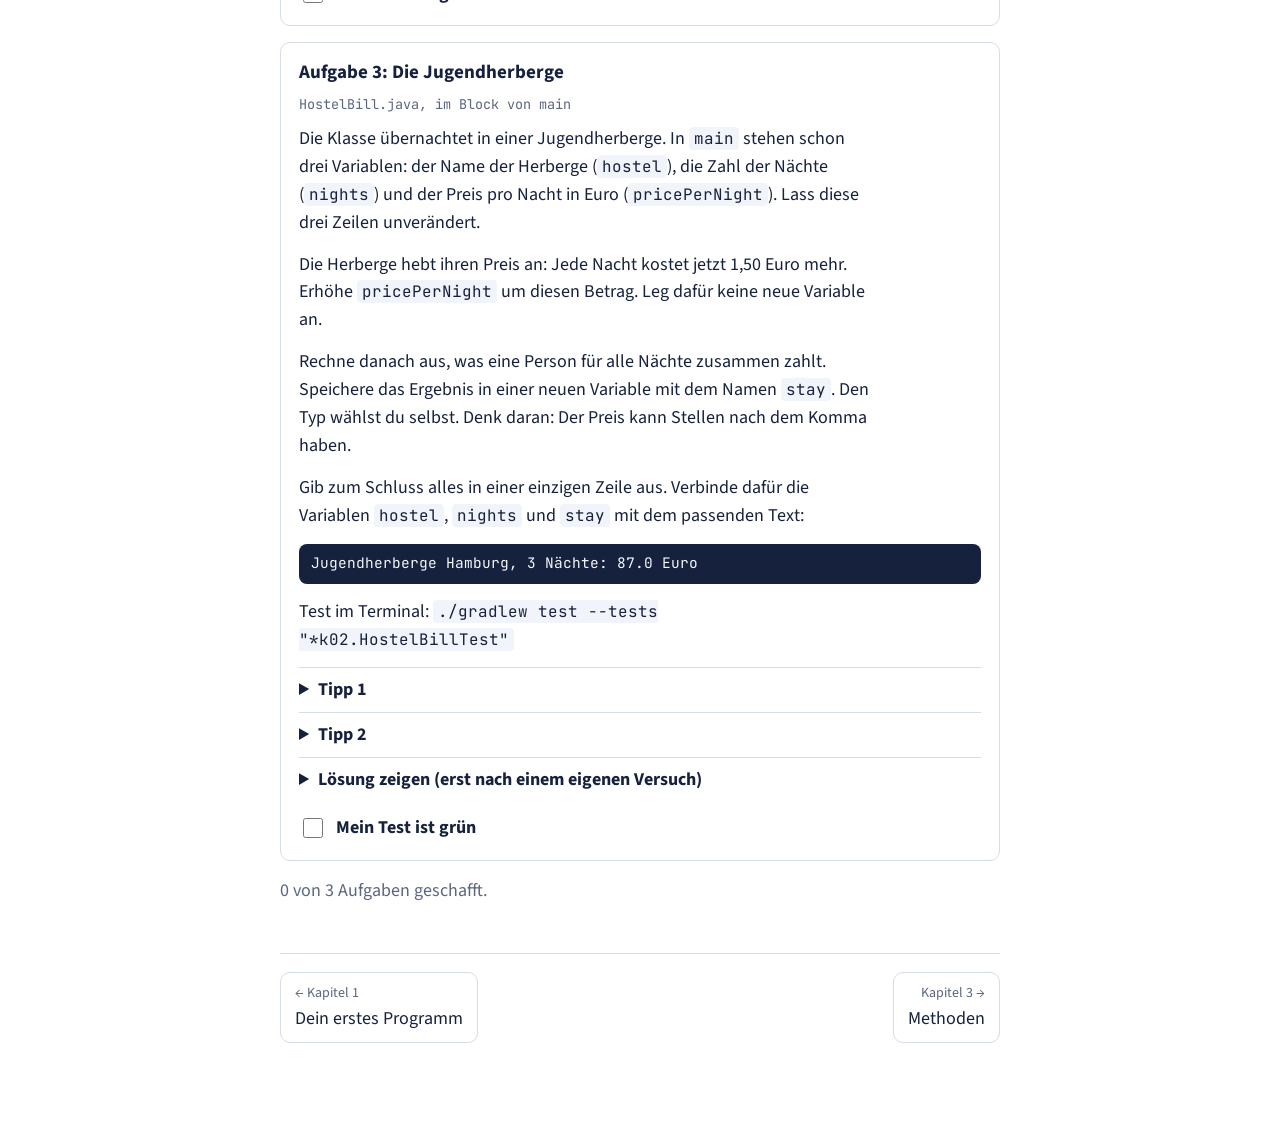
<file: docs/kapitel-02.html>
<!doctype html>
<html lang="de">
<head>
<meta charset="utf-8">
<meta name="viewport" content="width=device-width, initial-scale=1">
<title>Kapitel 2: Variablen und Rechnen – Java-Crashkurs</title>
<link rel="preconnect" href="https://fonts.googleapis.com">
<link rel="preconnect" href="https://fonts.gstatic.com" crossorigin>
<link href="https://fonts.googleapis.com/css2?family=Source+Sans+3:ital,wght@0,400;0,700;1,400&family=JetBrains+Mono:wght@400;700&display=swap" rel="stylesheet">
<link rel="stylesheet" href="kurs.css">
<style>
/* Nur in diesem Kapitel: Zielausgabe in den Aufgaben mit Abstand darunter. */
.k02-ziel { margin: 0 0 14px; }
</style>
</head>
<body>
<main class="kurs">

  <p class="vorwissen">Das solltest du schon kennen: Anweisungen, <code>System.out.println</code> und den Aufbau einer Datei mit <code>package</code>, Klasse und <code>main</code> aus Kapitel 1.</p>

  <p>Stell dir vor, du planst eine Klassenfahrt. Du notierst dir ein paar Zahlen auf einem Zettel: Es fahren 24 Personen mit. Jede Person zahlt 85 Euro. Neben jeder Zahl steht, was sie bedeutet. Meldet sich jemand nach, streichst du die 24 durch und schreibst 25 hin.</p>
  <p>Ein Programm muss sich auch Werte merken. Dafür gibt es <strong>Variablen</strong>: Eine Variable ist ein benannter Speicherplatz für einen Wert. Stell sie dir als Schachtel mit Etikett vor. Auf dem Etikett steht der Name, in der Schachtel liegt der Wert.</p>

  <h2>Eine Variable anlegen</h2>
  <p>So legst du in Java eine Variable an und speicherst gleich einen Wert darin:</p>
  <div class="code" data-code='«typ:int» «pink:students» = «tuerkis:24»;'></div>
  <div class="aufbau">
    <div class="teil" data-farbe="typ"><span class="stueck">int</span><span class="heisst"><b>Der Typ</b>Welche Art von Wert hineinpasst. <code>int</code> heißt: eine ganze Zahl.</span></div>
    <div class="teil" data-farbe="pink"><span class="stueck">students</span><span class="heisst"><b>Der Name</b>So heißt die Variable. Mit diesem Namen holst du den Wert später wieder heraus.</span></div>
    <div class="teil"><span class="stueck">=</span><span class="heisst"><b>Speichere</b>Der Wert rechts kommt in die Variable links.</span></div>
    <div class="teil" data-farbe="tuerkis"><span class="stueck">24</span><span class="heisst"><b>Der Wert</b>Das, was du in der Variable speicherst.</span></div>
  </div>
  <p class="vorlesen">Leg eine Variable für eine <span class="t-typ">ganze Zahl (int)</span> mit dem <span class="t-pink">Namen students</span> an und speichere darin den <span class="t-tuerkis">Wert 24</span>.</p>
  <p>Wie jede Anweisung endet auch diese mit einem Semikolon. Einen Wert mit <code>=</code> in einer Variable speichern heißt <strong>Zuweisung</strong>. Lies <code>=</code> immer als „speichere“, nie als „ist gleich“.</p>

  <h3>Vier Typen, die du brauchst</h3>
  <p>Der <strong>Typ</strong> legt fest, welche Art von Wert in die Variable passt. Für den Anfang reichen vier:</p>
  <div class="tabelle-rahmen"><table class="tabelle">
    <tr><th>Typ</th><th>für</th><th>Beispiel</th></tr>
    <tr><td><code>int</code></td><td>ganze Zahlen, auch negative</td><td><code>int students = 24;</code></td></tr>
    <tr><td><code>double</code></td><td>Kommazahlen, aber mit Punkt statt Komma</td><td><code>double distance = 312.5;</code></td></tr>
    <tr><td><code>String</code></td><td>Text, in Anführungszeichen, mit großem S</td><td><code>String city = "Hamburg";</code></td></tr>
    <tr><td><code>boolean</code></td><td>wahr oder falsch, also <code>true</code> oder <code>false</code></td><td><code>boolean paid = true;</code></td></tr>
  </table></div>
  <p>Am häufigsten brauchst du <code>int</code>. <code>boolean</code> wird ab Kapitel 7 wichtig, wenn Programme entscheiden.</p>

  <h3>Wie Namen aussehen</h3>
  <p>Namen von Variablen beginnen mit einem kleinen Buchstaben und haben keine Leerzeichen. Besteht ein Name aus mehreren Wörtern, beginnt jedes weitere Wort mit einem Großbuchstaben: <code>pricePerPerson</code>. Java unterscheidet Groß- und Kleinschreibung. <code>pricePerPerson</code> und <code>priceperperson</code> sind zwei verschiedene Namen.</p>

  <h2>Eine Variable benutzen und ändern</h2>
  <p>Willst du den Wert einer Variable ausgeben, schreibst du ihren Namen ohne Anführungszeichen in die Klammern: <code>System.out.println(students);</code> gibt <code>24</code> aus. Mit Anführungszeichen wäre es Text: <code>System.out.println("students");</code> gibt das Wort <code>students</code> aus.</p>
  <p>Den Wert einer Variable kannst du später ändern. Dann steht <strong>kein Typ</strong> mehr davor, denn die Variable gibt es schon. Im Beispiel meldet sich eine Person nach. Klick dich durch und stell danach andere Werte ein.</p>

  <div id="lauf1"></div>

  <p>Zeile 3 sieht als Gleichung unsinnig aus, denn keine Zahl ist gleich sich selbst plus 1. Als Anweisung ergibt sie Sinn: Java rechnet zuerst die rechte Seite mit dem aktuellen Wert aus. Erst danach speichert es das Ergebnis links. Der alte Wert ist dann weg.</p>

  <div class="hinweis">
    <p><strong>Kurzformen.</strong> Oft änderst du eine Variable um einen festen Wert. Dafür gibt es Abkürzungen. Sie bedeuten genau dasselbe wie die lange Form:</p>
    <div class="tabelle-rahmen"><table class="tabelle">
      <tr><th>kurz</th><th>lang</th><th>heißt</th></tr>
      <tr><td><code>students += 3;</code></td><td><code>students = students + 3;</code></td><td>3 dazuzählen</td></tr>
      <tr><td><code>students -= 2;</code></td><td><code>students = students - 2;</code></td><td>2 abziehen</td></tr>
      <tr><td><code>students++;</code></td><td><code>students = students + 1;</code></td><td>um 1 erhöhen</td></tr>
    </table></div>
  </div>

  <h2>Rechnen</h2>
  <p>Java rechnet mit <code>+</code> (plus), <code>-</code> (minus), <code>*</code> (mal) und <code>/</code> (geteilt). Es gilt Punkt vor Strich: <code>2 + 3 * 4</code> ist 14. Brauchst du eine andere Reihenfolge, setzt du runde Klammern: <code>(2 + 3) * 4</code> ist 20.</p>
  <p>Statt mit Zahlen rechnest du meistens mit Variablen. Java setzt dann den Wert ein, der gerade in der Variable steht.</p>
  <p>Zurück zur Klassenfahrt: Zu den 85 Euro pro Person (<code>pricePerPerson</code>) kommt eine Stadtführung. Sie kostet 90 Euro für die ganze Gruppe. Diesen Preis speicherst du in der Variable <code>guideFee</code>. So rechnest du die Gesamtkosten aus und speicherst das Ergebnis in einer neuen Variable:</p>
  <div class="code" data-code='«typ:int» «pink:totalCost» = «tuerkis:guideFee + students * pricePerPerson»;'></div>
  <p class="vorlesen">Rechne zuerst <span class="t-tuerkis">students mal pricePerPerson</span> aus und zähl <span class="t-tuerkis">guideFee</span> dazu. Speichere das Ergebnis in einer neuen Variable für eine <span class="t-typ">ganze Zahl</span> mit dem <span class="t-pink">Namen totalCost</span>.</p>
  <p>Klammern brauchst du hier nicht. Wegen Punkt vor Strich rechnet Java zuerst <code>*</code> und danach <code>+</code>.</p>

  <h3>Text und Zahl verbinden</h3>
  <p>Bei der Ausgabe willst du oft einen Text und eine Zahl in einer Zeile. Dafür verbindest du beide mit <code>+</code>. Steht links von <code>+</code> ein Text, rechnet Java nicht, sondern hängt die Zahl hinten an den Text an. Leerzeichen vor und nach einer Zahl musst du selbst in den Text schreiben, sonst kleben Text und Zahl aneinander.</p>
  <p>Probier im Kasten verschiedene Zahlen von Personen aus.</p>

  <div id="lauf2"></div>

  <p>Vorsicht, wenn danach noch eine Zahl kommt. Java arbeitet die <code>+</code> von links nach rechts ab. Ist links ein Text entstanden, hängt Java jede weitere Zahl nur noch an:</p>
  <div class="code" data-code='System.out.println("Plätze: " + 20 + 30);     // gibt Plätze: 2030 aus
System.out.println("Plätze: " + (20 + 30));   // gibt Plätze: 50 aus'></div>
  <p>Mit runden Klammern rechnet Java zuerst <code>20 + 30</code> aus und hängt erst dann das Ergebnis an. Mit Minus gibt es sogar einen roten Fehler: Bei <code>"Plätze: " + 50 - 20</code> will Java etwas von einem Text abziehen. Das geht nicht. Auch hier helfen Klammern. Am sichersten rechnest du vorher in einer eigenen Variable und gibst nur diese aus.</p>

  <h2>Teilen: Ganze Zahlen schneiden ab</h2>
  <p>Beim Teilen gibt es eine Überraschung. Teilst du zwei ganze Zahlen, ist das Ergebnis wieder eine ganze Zahl. Java schneidet alles nach dem Komma ab. Es rundet nicht. <code>7 / 2</code> ist also 3, nicht 3,5.</p>
  <p>Für die Fahrt heißt das: In jedes Zimmer passen vier Personen. Wie viele Zimmer werden voll, und wie viele Personen bleiben übrig? Für den Rest hat Java das Zeichen <code>%</code>. <code>26 % 4</code> ist 2, denn 26 geteilt durch 4 ist 6, Rest 2. Probier 24, 26 und 27 Personen aus.</p>

  <div id="lauf3"></div>

  <p>Bei 27 Personen ist 27 geteilt durch 4 genau gerechnet 6,75. Java macht daraus 6. Willst du ein Ergebnis mit Komma, muss eine der Zahlen eine Kommazahl sein: <code>7.0 / 2</code> ist 3.5. Java schreibt Kommazahlen immer mit Punkt.</p>

  <h2>Genau so, wie es in der Aufgabe steht</h2>
  <p>In diesem Kurs und in den Übungen prüfen Tests deinen Code. Manche lesen sogar deinen Quelltext, also den geschriebenen Code, und suchen nach dem verlangten Namen und Wert. Ein Buchstabe anders, und der Test ist rot. Drei Dinge helfen dir dabei.</p>
  <p><strong>Die Fachwörter.</strong> Bei Variablen begegnen dir oft drei Begriffe:</p>
  <ul>
    <li><strong>deklarieren</strong>: die Variable anlegen, also Typ und Name hinschreiben, zum Beispiel <code>int seats;</code></li>
    <li><strong>initialisieren</strong>: den ersten Wert in ihr speichern, zum Beispiel <code>seats = 50;</code></li>
    <li><strong>lokal</strong>: Die Variable steht in einem Block, zum Beispiel im Block von <code>main</code>.</li>
  </ul>
  <p>Meistens deklarierst und initialisierst du in einer Zeile:</p>
  <div class="code" data-code='«typ:int» «pink:seats» = «tuerkis:50»;'></div>
  <p>Deklarierst du eine Variable zuerst allein, hat sie noch keinen Wert. Bis du sie initialisierst, darfst du sie nicht benutzen.</p>
  <p><strong>Die Namen.</strong> Schreib den Namen genau so ab, wie er in der Aufgabe steht, mit jedem Groß- und Kleinbuchstaben.</p>
  <p><strong>Die Zahlen.</strong> Im deutschen Text steht oft ein Tausenderpunkt: „1.800 Euro“. In Java schreibst du <code>1800</code>, ohne Punkt. Der Punkt ist in Java das Komma einer Kommazahl. <code>1.800</code> wäre für Java die Zahl 1,8.</p>

  <div class="merke">
    <h3>Sechs Regeln zum Merken</h3>
    <ol>
      <li>Eine Variable anlegen: Typ, Name, <code>=</code>, Wert, Semikolon. Beispiel: <code>int students = 24;</code></li>
      <li><code>=</code> heißt „speichere“: Java rechnet zuerst rechts aus und speichert das Ergebnis in der Variable links. Der alte Wert ist danach weg.</li>
      <li>Jede Variable legst du nur einmal mit Typ an. Zum Ändern schreibst du sie ohne Typ: <code>students = students + 1;</code> oder kurz <code>students++;</code></li>
      <li><code>int</code> ganze Zahl, <code>double</code> Kommazahl mit Punkt, <code>String</code> Text in Anführungszeichen, <code>boolean</code> <code>true</code> oder <code>false</code>.</li>
      <li>Punkt vor Strich: <code>2 + 3 * 4</code> ist 14. Teilst du zwei ganze Zahlen, schneidet Java nach dem Komma ab: <code>7 / 2</code> ist 3. <code>%</code> gibt den Rest.</li>
      <li><code>"Text: " + zahl</code> hängt die Zahl an den Text. Zahlen ohne Tausenderpunkt: <code>1800</code>, nicht <code>1.800</code>. Namen genau wie in der Aufgabe.</li>
    </ol>
  </div>

  <h2>Fünf häufige Fehler verstehen und beheben</h2>
  <p>Bei Variablen passieren am Anfang immer wieder dieselben Fehler. VS Code unterstreicht sie rot. Fahr mit der Maus über die rote Stelle, dann erscheint die Meldung.</p>
  <div id="fehler"></div>

  <h2>Kurz geprüft: Was steht in der Variable?</h2>
  <p>Geh den Code im Kopf Zeile für Zeile durch. Schreib dir bei jeder Zeile auf, welcher Wert gerade in welcher Variable steht.</p>
  <div id="fragen"></div>

  <h2>Jetzt schreibst du selbst: drei Aufgaben im Projekt</h2>
  <p>Die Aufgaben liegen im Ordner <code>src/main/java/de/phl/crashkurs/k02</code>. In jeder Datei steht schon die Klasse mit <code>main</code>. Du schreibst nur in den Block von <code>main</code>.</p>
  <p>Die Tests lesen bei diesen Aufgaben auch deinen Quelltext. Sie prüfen, ob die verlangten Namen stimmen und ob du mit den Variablen rechnest, nicht mit fertigen Zahlen. Starte nach jeder Zeile, die du schreibst, das Programm oder den Test.</p>
  <p>Manchmal unterstreicht VS Code etwas gelb statt rot. Gelb ist ein Hinweis, kein Fehler: Das Programm läuft trotzdem. In <code>RoomPlan.java</code> sind am Anfang <code>students</code> und <code>bedsPerRoom</code> gelb unterstrichen, mit der Meldung <span class="meldung">The value of the local variable students is not used</span>. Das heißt: Du benutzt die Variable noch nirgends. Sobald du mit ihr rechnest, verschwindet der Hinweis.</p>
  <div id="aufgaben"></div>

</main>

<script src="kurs.js"></script>
<script>
(function () {
  Kurs.start({
    nr: 2,
    legende: { typ: 'Typ', pink: 'Name der Variable', tuerkis: 'Wert' },

    laeufe: {
      lauf1: {
        eingabe: { art: 'zahl', label: 'Personen', start: 24, proben: [24, 25, 30], min: 1, max: 99 },
        code: function (v) {
          return ['«typ:int» «pink:students» = «tuerkis:' + v + '»;', 'System.out.println(students);', 'students = students + 1;', 'System.out.println(students);'];
        },
        schritte: function (v) {
          var a = Kurs.ablauf();
          a.setze('students', v).schritt(1, 'Java legt die Variable <code>students</code> an und speichert darin ' + v + '. Unter dem Code siehst du bei „Im Speicher“, welchen Wert sich das Programm gerade merkt.');
          a.aus(v).schritt(2, 'In den Klammern steht der Name ohne Anführungszeichen. Java holt den Wert aus der Variable und gibt ' + v + ' aus.');
          a.setze('students', v + 1).schritt(3, 'Zuerst die rechte Seite: <code>students + 1</code>, also ' + v + ' + 1 = ' + (v + 1) + '. Dann speichert Java das Ergebnis in <code>students</code>. Der alte Wert ' + v + ' ist weg.');
          a.aus(v + 1).schritt(4, 'Dieselbe Anweisung wie in Zeile 2, aber jetzt steht ' + (v + 1) + ' in der Variable. Also kommt ' + (v + 1) + ' heraus.');
          return a.schritte;
        }
      },
      lauf2: {
        eingabe: { art: 'zahl', label: 'Personen', start: 24, proben: [24, 25, 30], min: 1, max: 99 },
        code: function (v) {
          return ['int students = ' + v + ';', 'int pricePerPerson = 85;', 'int guideFee = 90;', '«typ:int» «pink:totalCost» = «tuerkis:guideFee + students * pricePerPerson»;', 'System.out.println("Gesamtkosten: " + totalCost + " Euro");'];
        },
        schritte: function (v) {
          var a = Kurs.ablauf(), p = v * 85, t = 90 + p, falsch = (90 + v) * 85;
          a.setze('students', v).schritt(1, 'Die Variable <code>students</code> bekommt den Wert ' + v + '.');
          a.setze('pricePerPerson', 85).schritt(2, 'Die Variable <code>pricePerPerson</code> (Preis pro Person) bekommt den Wert 85.');
          a.setze('guideFee', 90).schritt(3, 'Die Variable <code>guideFee</code> bekommt den Wert 90. Das ist der Preis der Stadtführung für die ganze Gruppe.');
          a.setze('totalCost', t).schritt(4, 'Punkt vor Strich: Java rechnet zuerst <code>students * pricePerPerson</code>, also ' + v + ' * 85 = ' + p + '. Dann zählt es <code>guideFee</code> dazu: 90 + ' + p + ' = ' + t + '. Das Ergebnis speichert es in der neuen Variable <code>totalCost</code>. Würde Java von links nach rechts rechnen, käme (90 + ' + v + ') * 85 = ' + falsch + ' heraus.');
          a.aus('Gesamtkosten: ' + t + ' Euro').schritt(5, 'Links vom ersten <code>+</code> steht ein Text. Deshalb hängt Java den Wert ' + t + ' an <code>"Gesamtkosten: "</code> an. Danach hängt es <code>" Euro"</code> an. Die Leerzeichen vor und nach der Zahl kommen aus den beiden Texten.');
          return a.schritte;
        }
      },
      lauf3: {
        eingabe: { art: 'zahl', label: 'Personen', start: 26, proben: [24, 26, 27], min: 1, max: 99 },
        code: function (v) {
          return ['int students = ' + v + ';', 'int bedsPerRoom = 4;', 'int fullRooms = students / bedsPerRoom;', 'int leftOver = students % bedsPerRoom;', 'System.out.println("Volle Zimmer: " + fullRooms + ", Rest: " + leftOver);'];
        },
        schritte: function (v) {
          var a = Kurs.ablauf(), f = Math.floor(v / 4), r = v % 4, genau = String(v / 4).replace('.', ',');
          a.setze('students', v).schritt(1, 'Die Variable <code>students</code> bekommt den Wert ' + v + '.');
          a.setze('bedsPerRoom', 4).schritt(2, 'In jedes Zimmer passen 4 Personen.');
          a.setze('fullRooms', f).schritt(3, r === 0
            ? v + ' / 4 geht genau auf: ' + f + '. In <code>fullRooms</code> steht ' + f + '.'
            : 'Genau gerechnet wäre ' + v + ' / 4 = ' + genau + '. Beide Zahlen sind ganze Zahlen, also schneidet Java alles nach dem Komma ab. In <code>fullRooms</code> steht ' + f + '.');
          a.setze('leftOver', r).schritt(4, r === 0
            ? '<code>%</code> gibt den Rest beim Teilen. ' + v + ' geteilt durch 4 geht auf, es bleibt nichts übrig. In <code>leftOver</code> steht 0.'
            : '<code>%</code> gibt den Rest beim Teilen: ' + f + ' mal 4 ist ' + (f * 4) + ', bis ' + v + ' fehlen noch ' + r + '. In <code>leftOver</code> steht ' + r + '.');
          a.aus('Volle Zimmer: ' + f + ', Rest: ' + r).schritt(5, 'Java verbindet vier Teile zu einer Zeile: Text, den Wert von <code>fullRooms</code>, einen zweiten Text und den Wert von <code>leftOver</code>.' + (r === 0 ? ' Bei ' + v + ' Personen bleibt niemand übrig.' : ''));
          return a.schritte;
        }
      }
    },

    fehler: [
      { titel: 'Die Variable zweimal angelegt', code: ['int students = 24;', 'int students = 25;'], rot: [2],
        meldung: 'Duplicate local variable students', quelle: 'VS Code',
        text: '<p>Das heißt: Es gibt schon eine Variable mit dem Namen <code>students</code>. „Duplicate“ heißt doppelt. Mit dem Typ davor will Java eine zweite Variable mit demselben Namen anlegen, und das geht nicht.</p><p>Willst du den Wert ändern, lass den Typ weg: <code>students = 25;</code></p>' },
      { titel: 'Die Variable gibt es nicht', code: ['students = 24;'], rot: [1],
        meldung: 'students cannot be resolved to a variable', quelle: 'VS Code',
        text: '<p>Das heißt: Java findet keine Variable mit dem Namen <code>students</code>. Entweder hast du sie nie angelegt, oder der Name ist anders geschrieben, zum Beispiel <code>Students</code> oder <code>student</code>.</p><p>Leg die Variable beim ersten Mal mit Typ an (<code>int students = 24;</code>) und prüf die Schreibweise Buchstabe für Buchstabe.</p>' },
      { titel: 'Text in einer Variable für Zahlen', code: ['int students = "24";'], rot: [1],
        meldung: 'Type mismatch: cannot convert from String to int', quelle: 'VS Code',
        text: '<p>Das heißt: Die Typen passen nicht zusammen. Rechts steht in Anführungszeichen ein Text (<code>String</code>), links eine Variable für ganze Zahlen (<code>int</code>). Für Java ist <code>"24"</code> kein Zahlwert, sondern zwei Zeichen.</p><p>Lass die Anführungszeichen weg: <code>int students = 24;</code></p>' },
      { titel: 'Die Variable hat noch keinen Wert', code: ['int totalCost;', 'System.out.println(totalCost);'], rot: [2],
        meldung: 'The local variable totalCost may not have been initialized', quelle: 'VS Code',
        text: '<p>Das heißt: Du hast die Variable angelegt, aber nie initialisiert, also keinen Wert gespeichert. In der Schachtel liegt noch nichts. Deshalb kann Java nichts ausgeben.</p><p>Speichere einen Wert, bevor du die Variable benutzt. Am besten gleich beim Anlegen: <code>int totalCost = guideFee + students * pricePerPerson;</code></p>' },
      { titel: 'Eine Zahl mit Tausenderpunkt', code: ['int busPrice = 1.800;'], rot: [1],
        meldung: 'Type mismatch: cannot convert from double to int', quelle: 'VS Code',
        text: '<p>Das heißt: Rechts steht eine Kommazahl (<code>double</code>), links eine Variable für ganze Zahlen. Java liest <code>1.800</code> als 1,8, denn der Punkt ist in Java das Komma.</p><p>Schreib Zahlen ohne Tausenderpunkt: <code>int busPrice = 1800;</code> Gefährlich wird es, wenn der Punkt keinen roten Fehler auslöst: <code>System.out.println(1.800);</code> gibt ohne Warnung <code>1.8</code> aus.</p>' }
    ],

    fragen: [
      { art: 'wahl', frage: 'Was gibt dieses Programm aus?',
        code: ['int students = 24;', 'System.out.println("students");', 'System.out.println(students);'],
        optionen: [
          { t: 'zuerst students, dann 24', ok: true, warum: 'Richtig. In Anführungszeichen ist students ein Text, den Java genau so ausgibt. Ohne Anführungszeichen ist es der Name der Variable, und Java gibt ihren Wert aus.' },
          { t: 'zweimal 24', warum: 'Schau auf die Anführungszeichen in Zeile 2. Was in Anführungszeichen steht, ist Text. Java gibt ihn Buchstabe für Buchstabe aus und schaut nicht in die Variable.' },
          { t: 'zweimal students', warum: 'In Zeile 3 steht students ohne Anführungszeichen. Dann ist es der Name der Variable, und Java gibt ihren Wert 24 aus.' }
        ] },
      { art: 'wahl', frage: 'Was gibt dieses Programm aus?',
        code: ['int seats = 50;', 'seats = seats - 4;', 'seats = seats + 10;', 'System.out.println(seats);'],
        optionen: [
          { t: '56', ok: true, warum: 'Richtig. Erst 50 - 4 = 46, dann 46 + 10 = 56. Jede Zuweisung rechnet mit dem Wert, der gerade gespeichert ist.' },
          { t: '60', warum: 'Zeile 3 rechnet nicht mit der 50 vom Anfang. Nach Zeile 2 steht schon 46 in seats. Also 46 + 10 = 56.' },
          { t: '46', warum: 'Zeile 3 ändert den Wert noch einmal: 46 + 10 = 56. Erst danach kommt die Ausgabe.' },
          { t: '50', warum: 'Zeile 2 und 3 ändern den Wert. seats = seats - 4 heißt: rechne 50 - 4 aus und speichere 46 in seats.' }
        ] },
      { art: 'wahl', frage: 'Was steht nach diesen zwei Zeilen in groups?',
        code: ['int students = 27;', 'int groups = students / 4;'],
        optionen: [
          { t: '6', ok: true, warum: 'Richtig. 27 / 4 ist genau gerechnet 6,75. Beide Zahlen sind ganze Zahlen, also schneidet Java das Komma ab.' },
          { t: '6.75', warum: 'In eine int-Variable passt keine Kommazahl. Teilst du zwei ganze Zahlen, ist das Ergebnis wieder eine ganze Zahl: Java schneidet nach dem Komma ab.' },
          { t: '7', warum: 'Java rundet nicht, es schneidet ab. Aus 6,75 wird 6, nicht 7.' },
          { t: '3', warum: '3 ist der Rest (27 % 4). Hier steht aber / und nicht %. Gefragt ist das Ergebnis von 27 / 4.' }
        ] },
      { art: 'wahl', frage: 'Was steht nach dieser Zeile in total?',
        code: ['int total = 300 + 20 * 5;'],
        optionen: [
          { t: '400', ok: true, warum: 'Richtig. Punkt vor Strich: Java rechnet zuerst 20 * 5 = 100 und zählt dann 300 dazu.' },
          { t: '1600', warum: '1600 wäre das Ergebnis von links nach rechts: (300 + 20) * 5. Es gilt aber Punkt vor Strich. Java rechnet zuerst 20 * 5 = 100 und zählt dann 300 dazu.' },
          { t: 'ein roter Fehler', warum: 'Der Code ist gültig. Ohne Klammern gilt Punkt vor Strich, wie in der Mathematik. Willst du zuerst 300 + 20 rechnen, setzt du Klammern: (300 + 20) * 5.' }
        ] },
      { art: 'luecke', frage: 'Welcher Typ fehlt in der Lücke?',
        code: ['___ city = "Hamburg";'], ok: ['String'], proben: ['string', 'int', 'String'],
        falschBei: { 'string': 'Fast. Der Typ für Text beginnt mit einem großen S: String.' },
        richtig: 'Stimmt. In Anführungszeichen steht ein Text, und der Typ für Text heißt String, mit großem S.',
        falsch: 'Das passt noch nicht. Rechts steht etwas in Anführungszeichen. Welcher Typ ist für Text da?' },
      { art: 'zuordnen', frage: 'Welche Meldung bedeutet was?',
        paare: [
          ['Duplicate local variable students', 'Du hast die Variable zweimal mit Typ angelegt.', '„Duplicate“ heißt doppelt: Eine Variable mit diesem Namen gibt es schon.'],
          ['students cannot be resolved to a variable', 'Eine Variable mit diesem Namen gibt es nicht.', '„cannot be resolved“ heißt: Java findet den Namen nicht. Er ist falsch geschrieben oder nie angelegt.'],
          ['Type mismatch: cannot convert from String to int', 'Der Wert passt nicht zum Typ der Variable.', '„Type mismatch“ heißt: Die Typen passen nicht, hier Text in einer Variable für ganze Zahlen.'],
          ['The local variable totalCost may not have been initialized', 'Die Variable hat noch keinen Wert.', '„not initialized“ heißt: In der Variable steht noch kein Wert.']
        ],
        richtig: 'Alles richtig zugeordnet.', falsch: 'Noch nicht ganz. Zu den rot markierten Zeilen:' }
    ],

    aufgaben: [
      { titel: 'Aufgabe 1: Was kostet die Fahrt?', datei: 'TripCosts.java, im Block von main', befehl: './gradlew test --tests "*k02.TripCostsTest"',
        text: '<p>Die Gruppe fährt mit einem Bus. Am Ziel besucht sie ein Museum. Leg im Block von <code>main</code> für jede Zeile der Tabelle eine Variable an. Alle Werte sind ganze Zahlen.</p><table><tr><th>Name</th><th>Bedeutung</th><th>Wert</th></tr><tr><td><code>busPrice</code></td><td>Preis für den Bus, für alle zusammen</td><td>1.800 Euro</td></tr><tr><td><code>students</code></td><td>Zahl der Personen</td><td>24</td></tr><tr><td><code>entryFee</code></td><td>Eintritt ins Museum, pro Person</td><td>12 Euro</td></tr></table><p>Rechne dann die Gesamtkosten aus: den Buspreis plus den Eintritt für alle Personen. Speichere das Ergebnis in einer Variable mit dem Namen <code>totalCost</code>. Rechne dabei mit den Namen der Variablen, nicht mit den Zahlen.</p><p>Gib zum Schluss diese Zeile aus. Die beiden Zahlen darin kommen aus <code>students</code> und <code>totalCost</code>:</p><div class="konsole k02-ziel">Fahrt für 24 Personen: 2088 Euro</div>',
        tipps: ['Jede Zeile der Tabelle wird eine Zeile im Code nach dem Muster <code>int name = wert;</code>. Schreib die Zahlen ohne „Euro“ und ohne Tausenderpunkt: <code>int busPrice = 1800;</code> Mit Punkt wird die Zeile rot, wie im Fehlerkasten „Eine Zahl mit Tausenderpunkt“. Bei <code>totalCost</code> steht rechts vom <code>=</code> die Rechnung mit den drei Variablennamen. Wegen Punkt vor Strich brauchst du keine Klammern.', 'Die Ausgabe hat fünf Teile, die du mit <code>+</code> verbindest: den Text <code>"Fahrt für "</code>, <code>students</code>, den Text <code>" Personen: "</code>, <code>totalCost</code> und den Text <code>" Euro"</code>. Achte auf die Leerzeichen am Anfang und am Ende der Texte.'],
        loesung: ['public static void main(String[] args) {', '    int busPrice = 1800;', '    int students = 24;', '    int entryFee = 12;', '    int totalCost = busPrice + students * entryFee;', '    System.out.println("Fahrt für " + students + " Personen: " + totalCost + " Euro");', '}'] },
      { titel: 'Aufgabe 2: Zimmer verteilen', datei: 'RoomPlan.java, im Block von main', befehl: './gradlew test --tests "*k02.RoomPlanTest"',
        text: '<p>In <code>main</code> stehen schon zwei Variablen: <code>students</code> mit 26 und <code>bedsPerRoom</code> (Betten pro Zimmer) mit 4. Lass diese beiden Zeilen unverändert.</p><p>Drei Personen melden sich nach. Erhöhe <code>students</code> um 3. Leg dafür keine neue Variable an.</p><p>Die Herberge will danach zwei Dinge wissen: Wie viele Zimmer werden ganz voll? Und wie viele Personen bleiben übrig? Sie kommen in ein Zimmer, das nicht voll wird. Speichere die beiden Antworten in <code>fullRooms</code> und <code>leftOver</code>. Rechne dabei mit den Namen der Variablen, nicht mit Zahlen.</p><p>Gib zum Schluss eine einzige Zeile aus, die beide Fragen beantwortet:</p><div class="konsole k02-ziel">29 Personen: 7 volle Zimmer, 1 Person übrig</div>',
        tipps: ['Erhöhen ohne neue Variable heißt: ohne <code>int</code> davor. <code>students = students + 3;</code> oder kurz <code>students += 3;</code> Diese Zeile muss vor der Rechnung stehen, sonst rechnet Java noch mit 26.', 'Die vollen Zimmer bekommst du mit <code>/</code>, die übrigen Personen mit <code>%</code>, wie in Lauf 3. Die Ausgabe verbindet drei Variablen mit Text. Sie beginnt so: <code>System.out.println(students + " Personen: " + fullRooms + …</code> Achte auf die Leerzeichen im Text.'],
        loesung: ['public static void main(String[] args) {', '    int students = 26;', '    int bedsPerRoom = 4;', '    students = students + 3;', '    int fullRooms = students / bedsPerRoom;', '    int leftOver = students % bedsPerRoom;', '    System.out.println(students + " Personen: " + fullRooms + " volle Zimmer, " + leftOver + " Person übrig");', '}'] },
      { titel: 'Aufgabe 3: Die Jugendherberge', datei: 'HostelBill.java, im Block von main', befehl: './gradlew test --tests "*k02.HostelBillTest"',
        text: '<p>Die Klasse übernachtet in einer Jugendherberge. In <code>main</code> stehen schon drei Variablen: der Name der Herberge (<code>hostel</code>), die Zahl der Nächte (<code>nights</code>) und der Preis pro Nacht in Euro (<code>pricePerNight</code>). Lass diese drei Zeilen unverändert.</p><p>Die Herberge hebt ihren Preis an: Jede Nacht kostet jetzt 1,50 Euro mehr. Erhöhe <code>pricePerNight</code> um diesen Betrag. Leg dafür keine neue Variable an.</p><p>Rechne danach aus, was eine Person für alle Nächte zusammen zahlt. Speichere das Ergebnis in einer neuen Variable mit dem Namen <code>stay</code>. Den Typ wählst du selbst. Denk daran: Der Preis kann Stellen nach dem Komma haben.</p><p>Gib zum Schluss alles in einer einzigen Zeile aus. Verbinde dafür die Variablen <code>hostel</code>, <code>nights</code> und <code>stay</code> mit dem passenden Text:</p><div class="konsole k02-ziel">Jugendherberge Hamburg, 3 Nächte: 87.0 Euro</div>',
        tipps: ['Erhöhen ohne neue Variable heißt: ohne Typ davor, also <code>pricePerNight = pricePerNight + 1.5;</code> oder kurz <code>pricePerNight += 1.5;</code> (mit Punkt statt Komma). Diese Zeile muss vor der Rechnung stehen. Achte bei <code>stay</code> auf den Typ: Schreibst du <code>int stay</code>, meldet VS Code <span class="meldung">Type mismatch: cannot convert from double to int</span>. Das Ergebnis ist eine Kommazahl und passt nicht in eine Variable für ganze Zahlen.', 'Die Ausgabe hat sechs Teile, die du mit <code>+</code> verbindest: <code>hostel</code>, den Text <code>", "</code>, <code>nights</code>, den Text <code>" Nächte: "</code>, <code>stay</code> und am Ende den Text <code>" Euro"</code>. Java schreibt die Kommazahl mit Punkt: <code>87.0</code>.'],
        loesung: ['public static void main(String[] args) {', '    String hostel = "Jugendherberge Hamburg";', '    int nights = 3;', '    double pricePerNight = 27.5;', '    pricePerNight = pricePerNight + 1.5;', '    double stay = nights * pricePerNight;', '    System.out.println(hostel + ", " + nights + " Nächte: " + stay + " Euro");', '}'] }
    ]
  });
})();
</script>
</body>
</html>
</file>
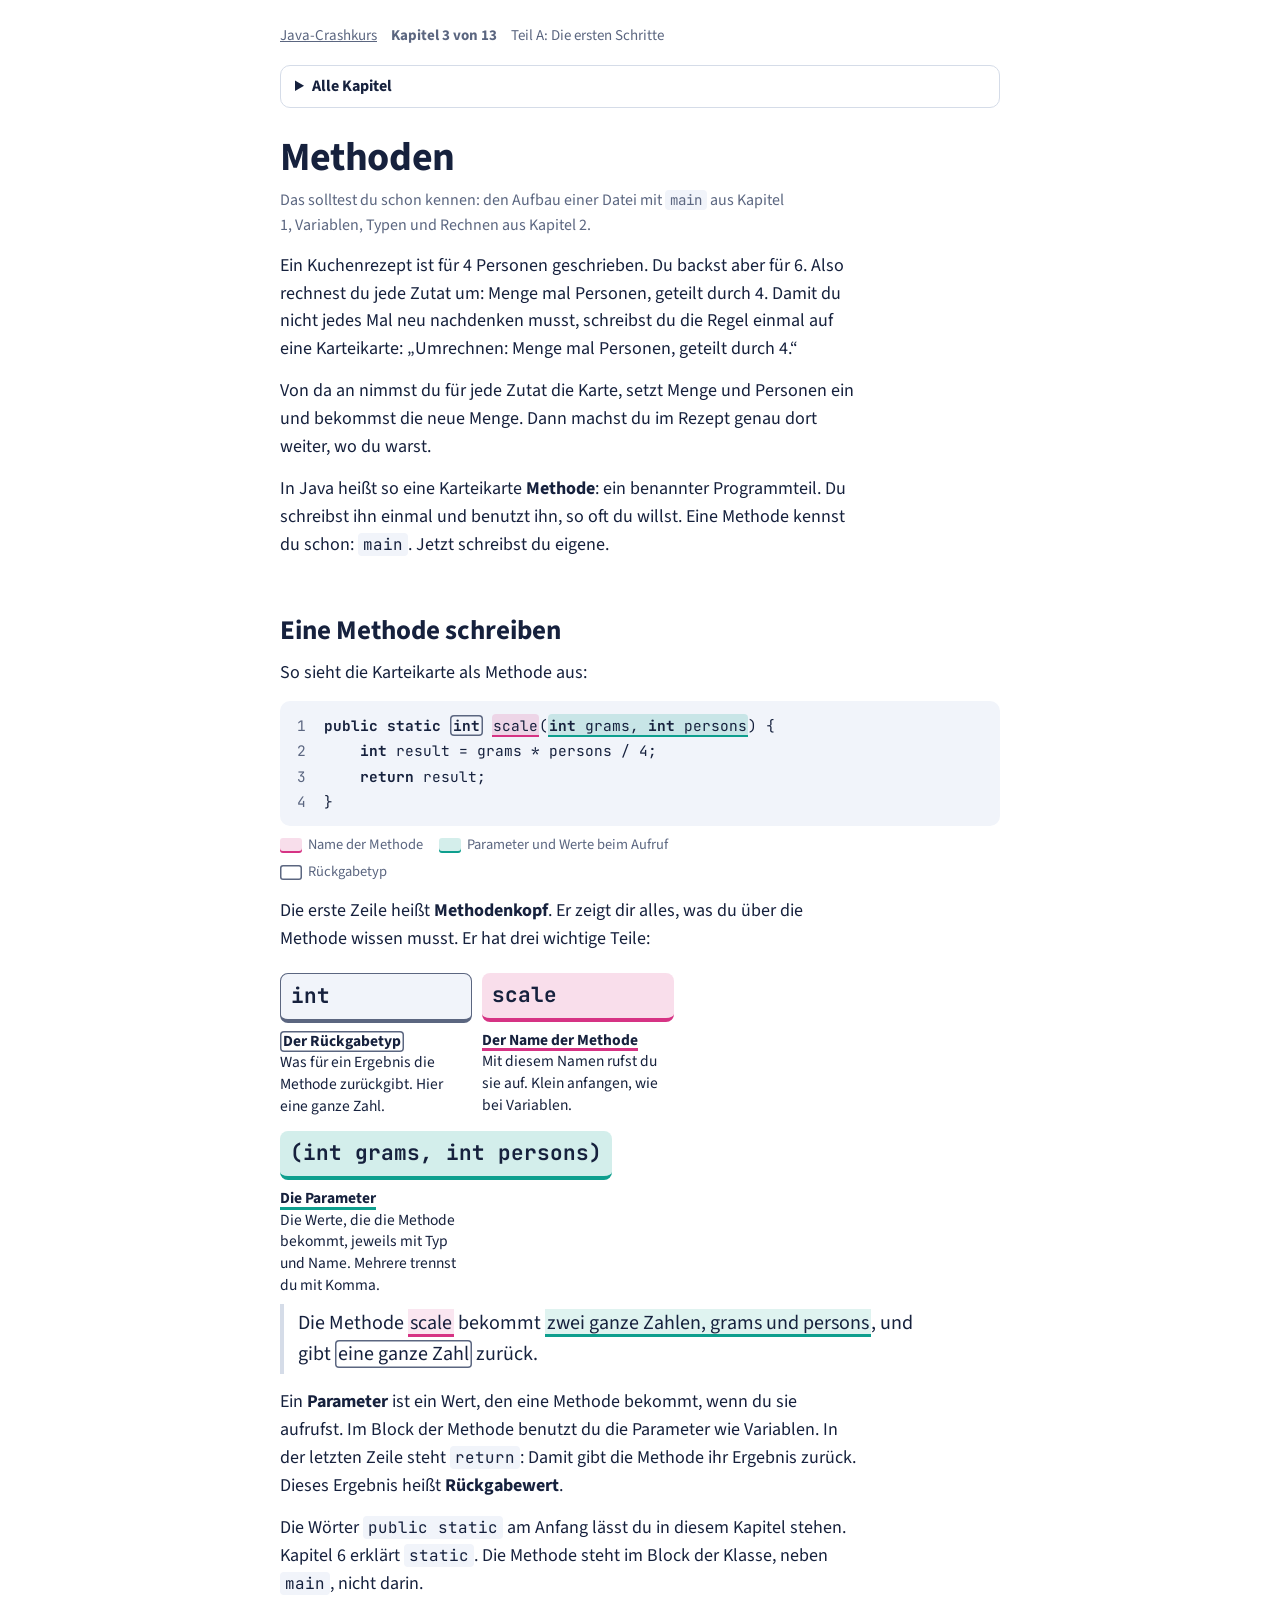
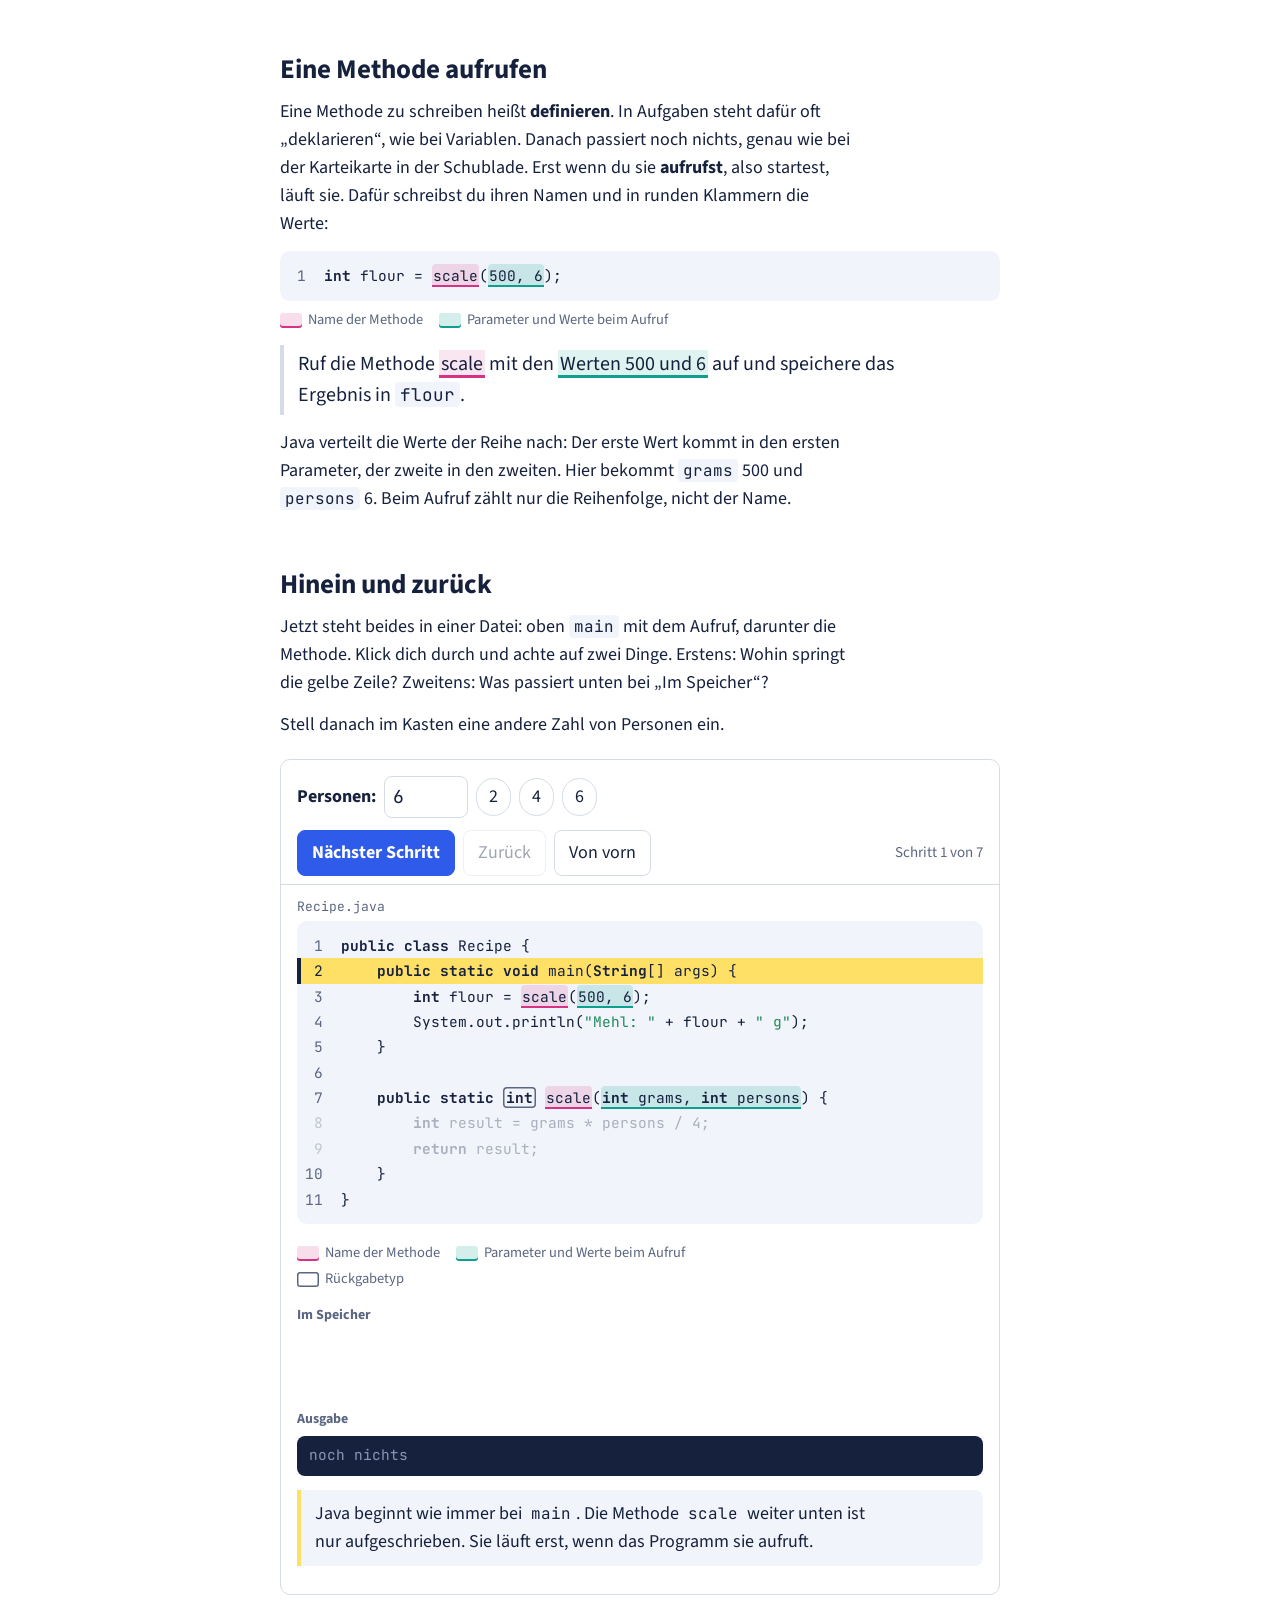
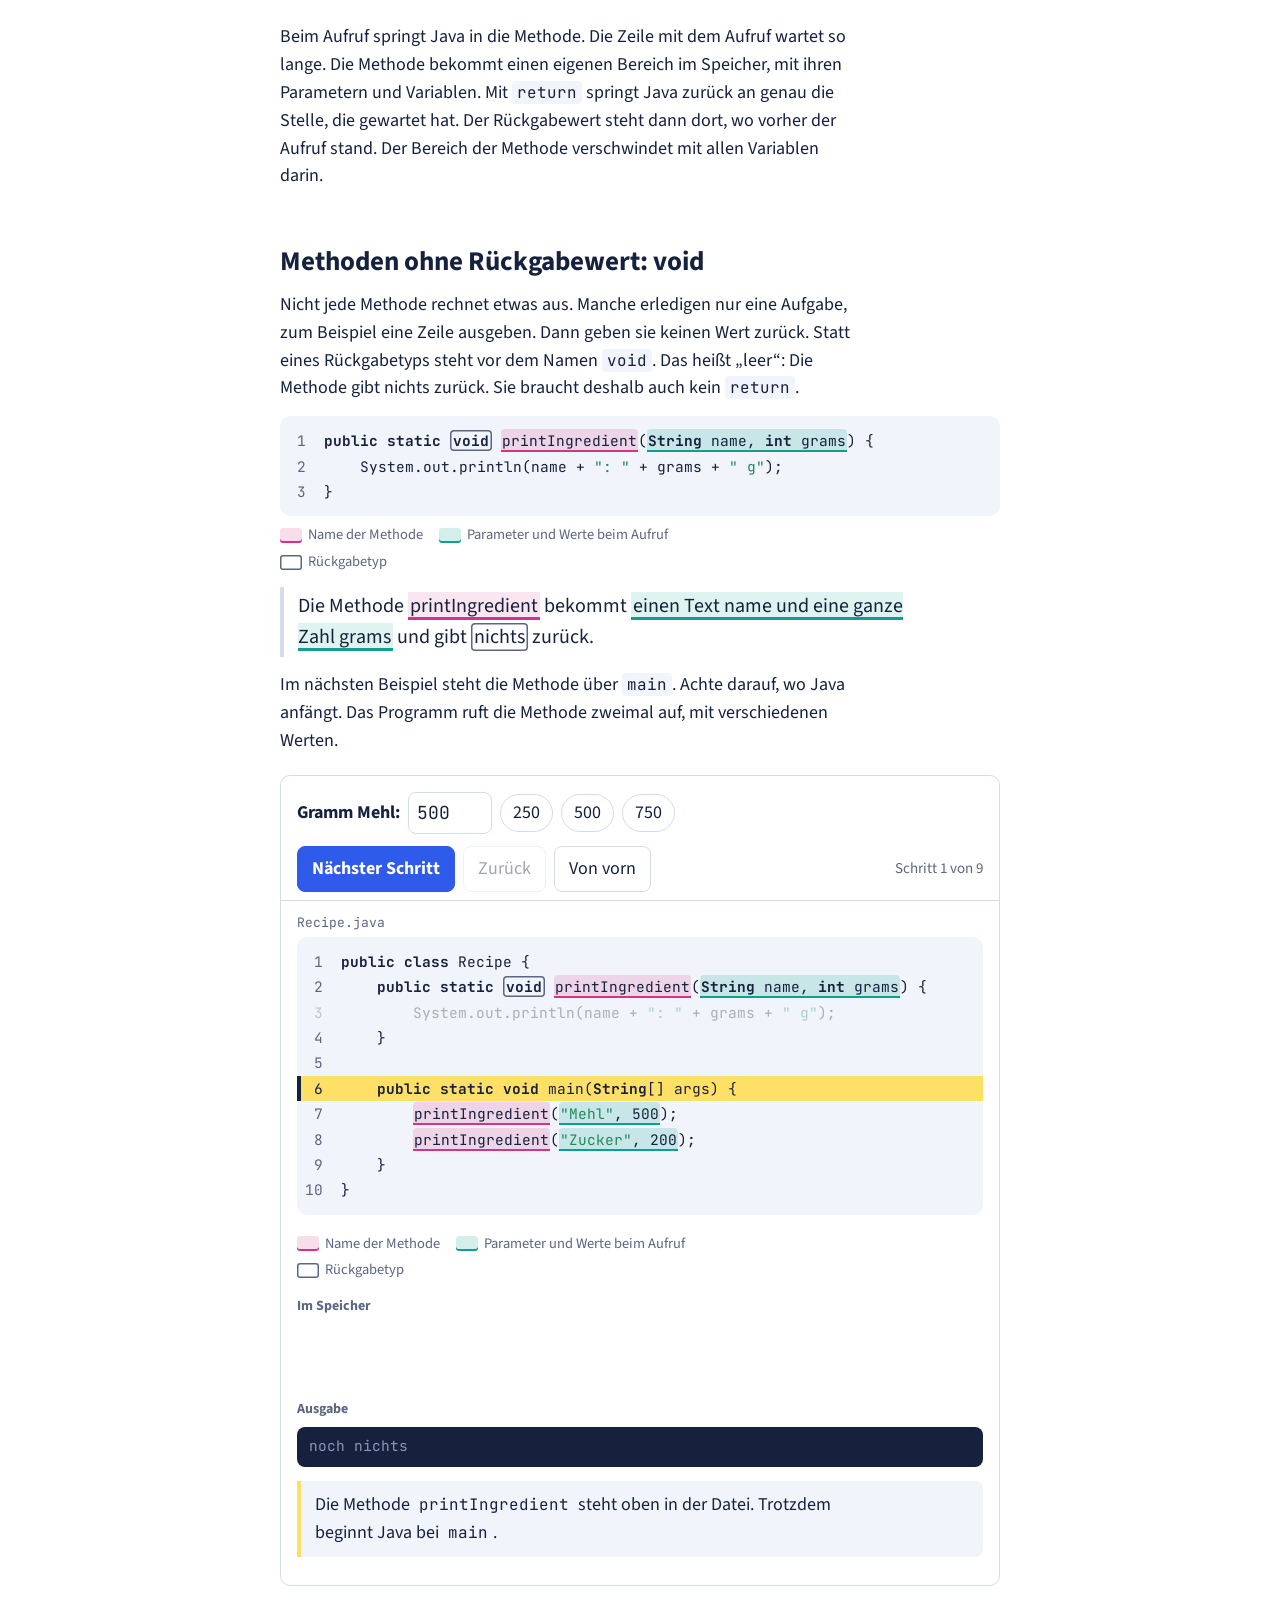
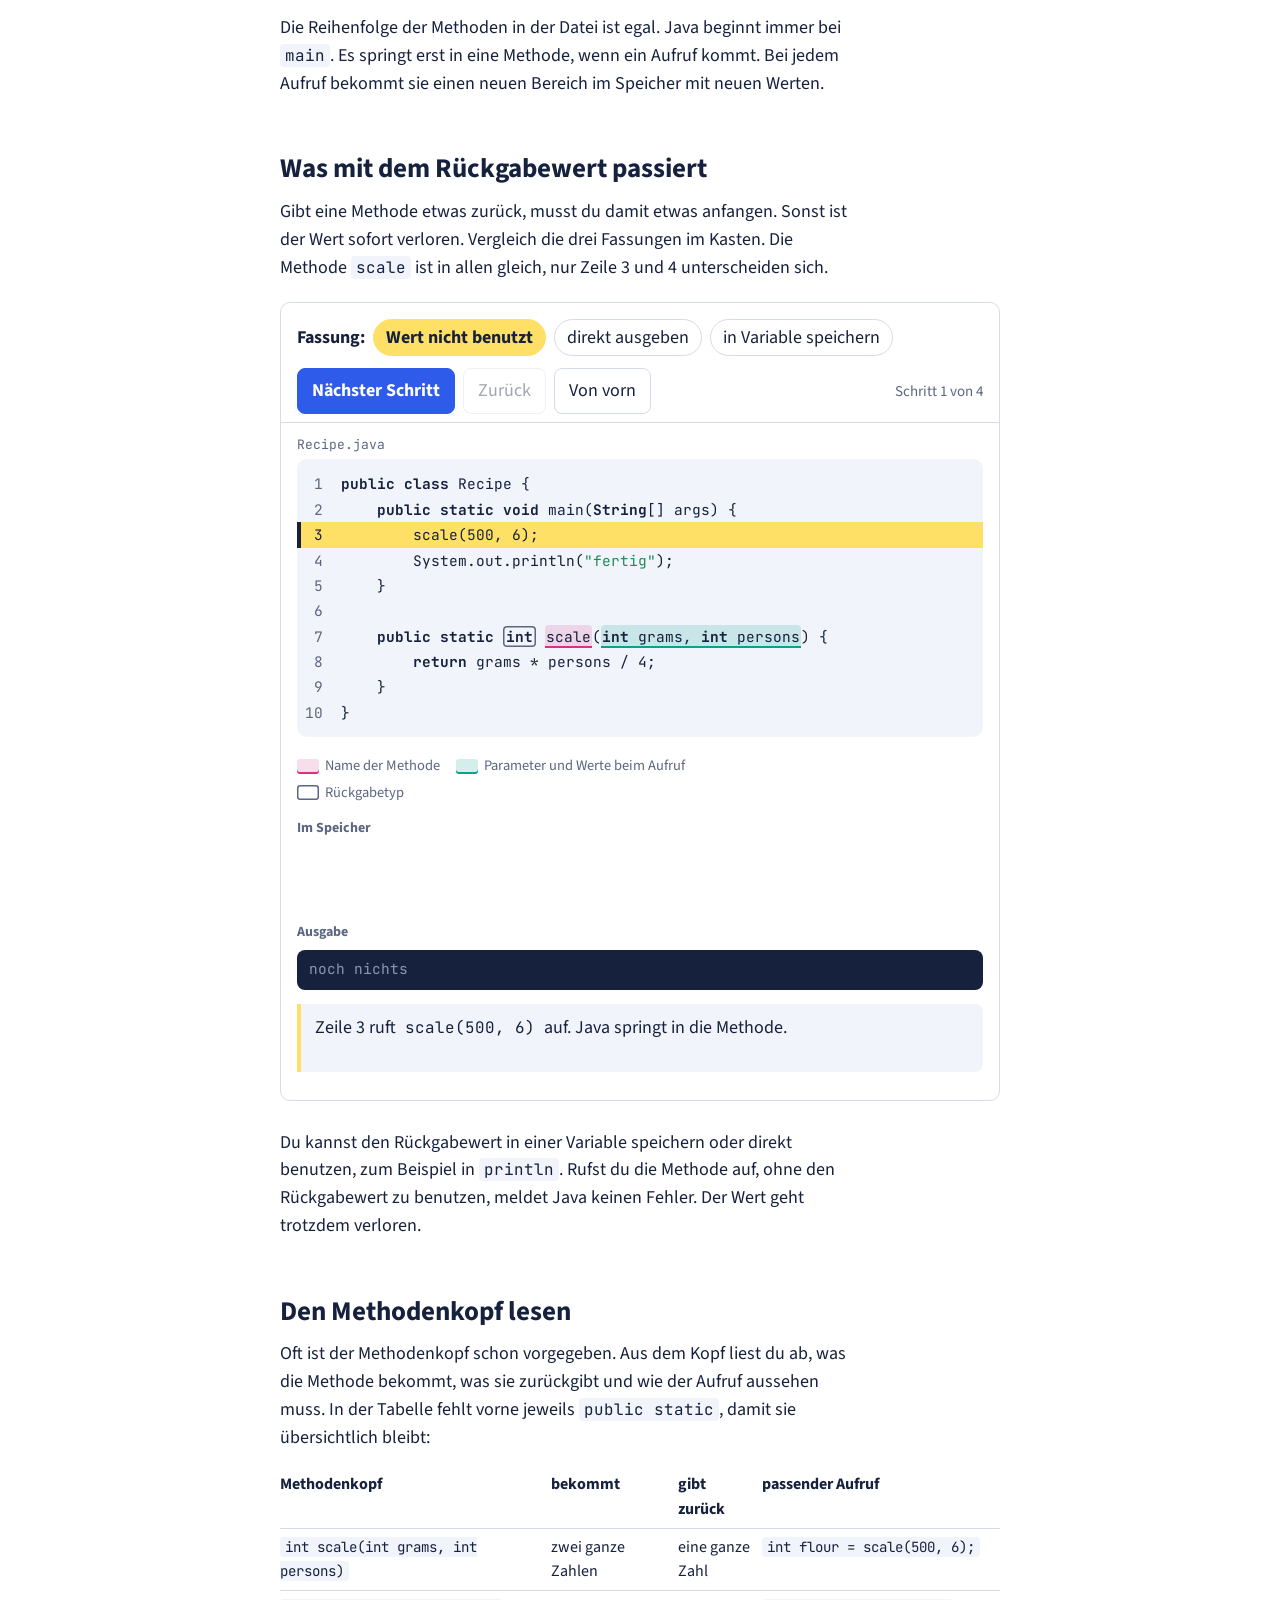
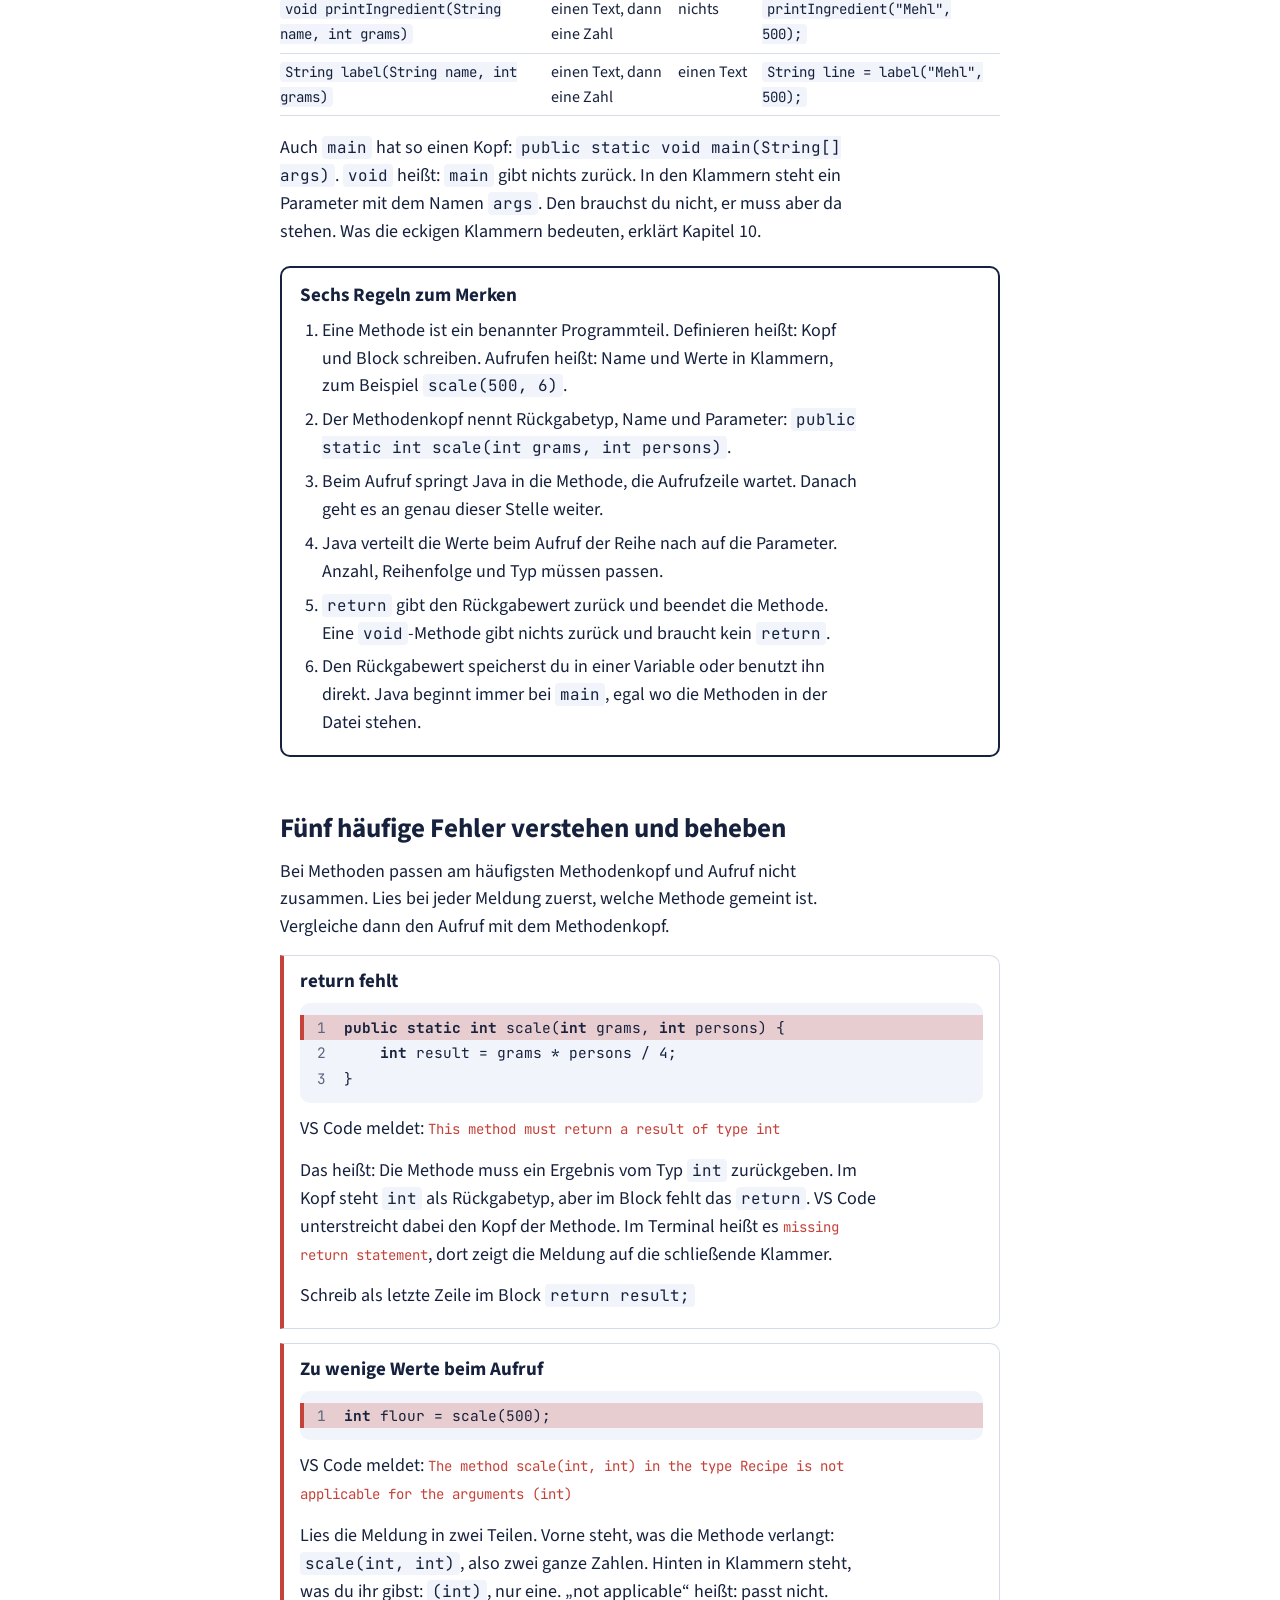
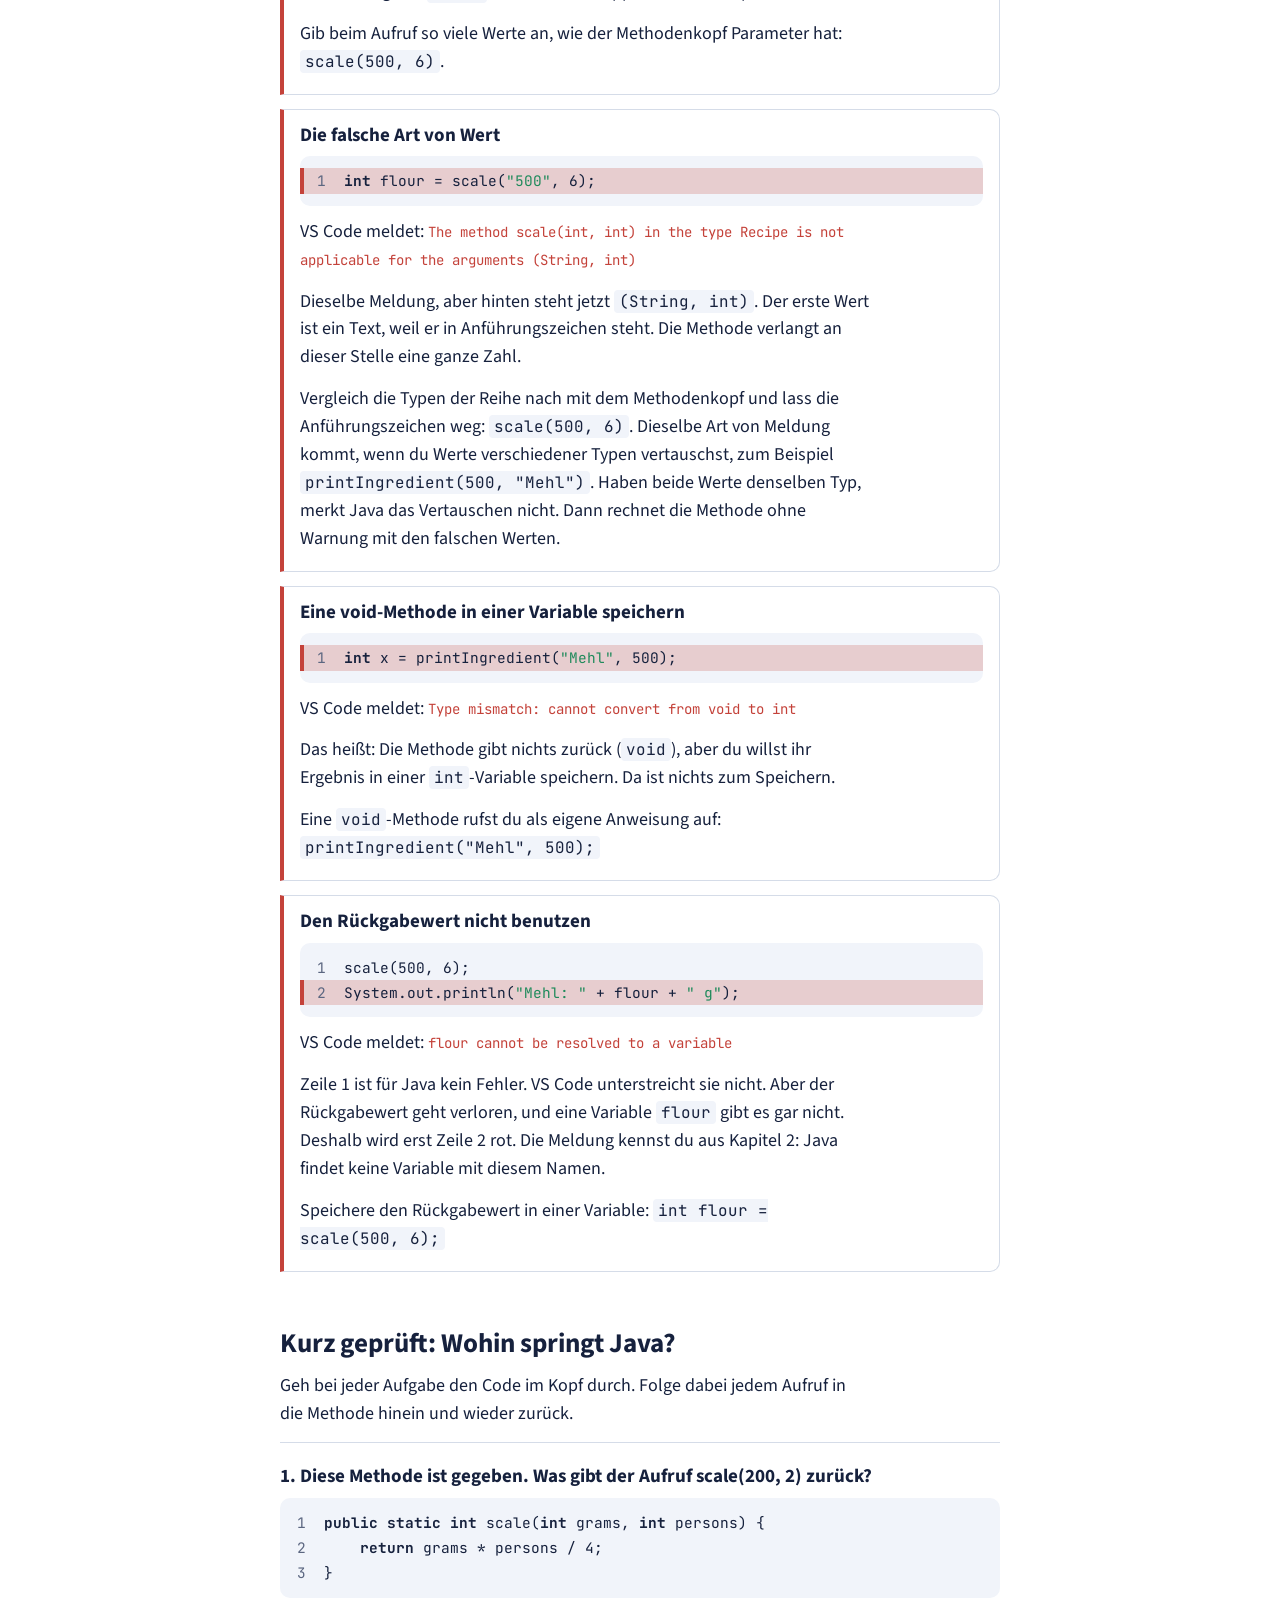
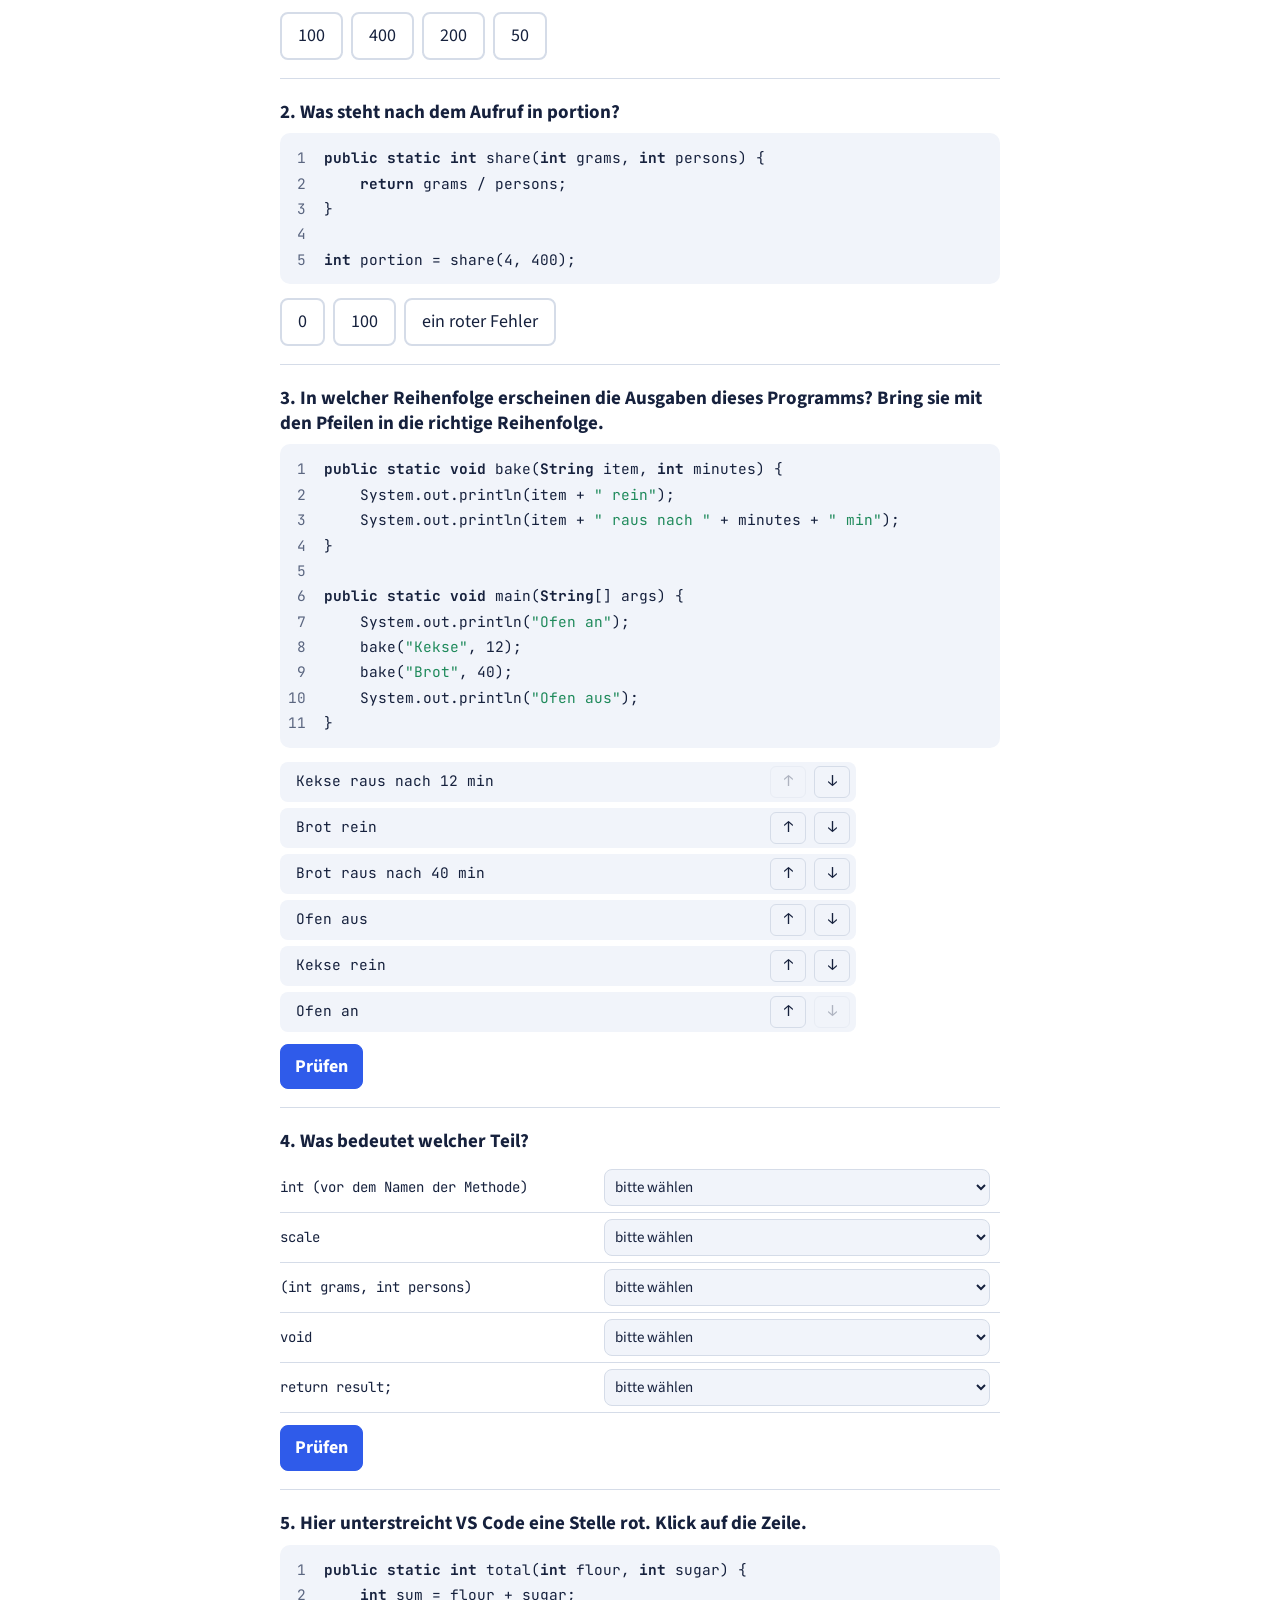
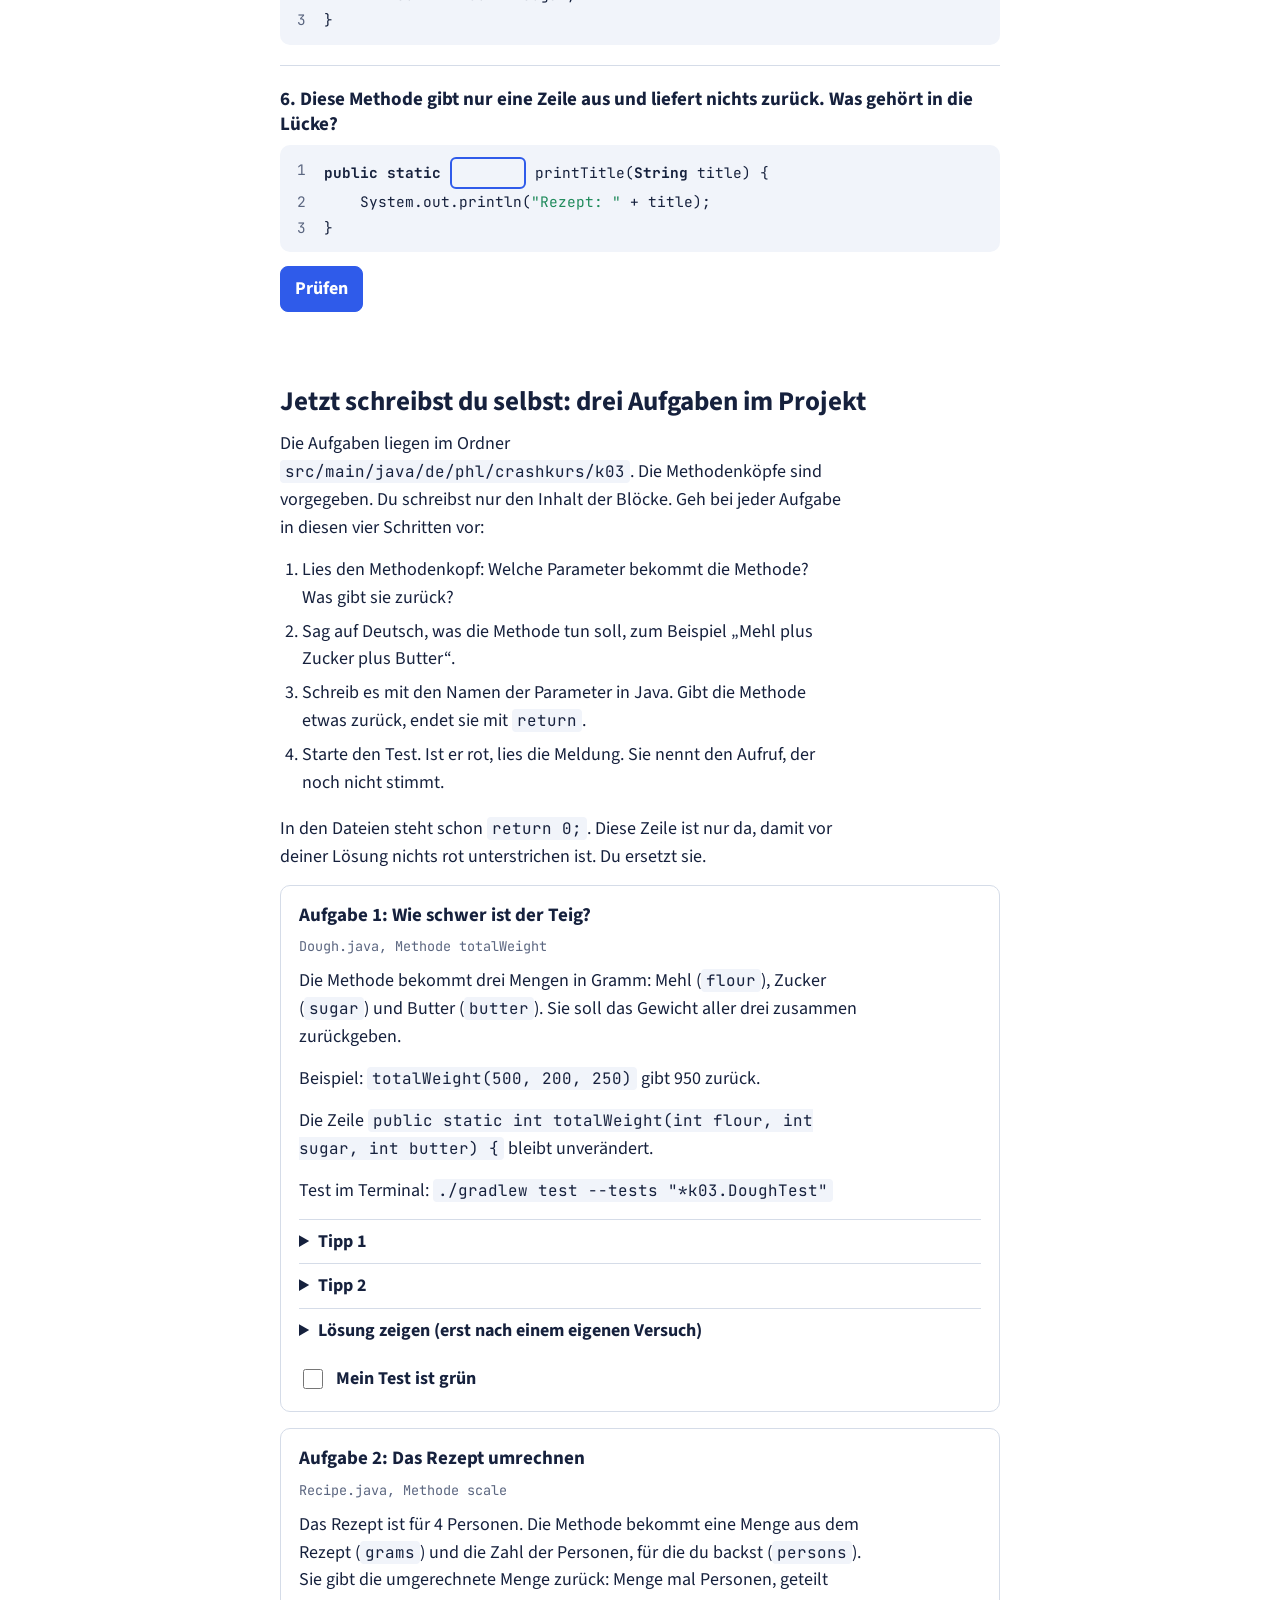
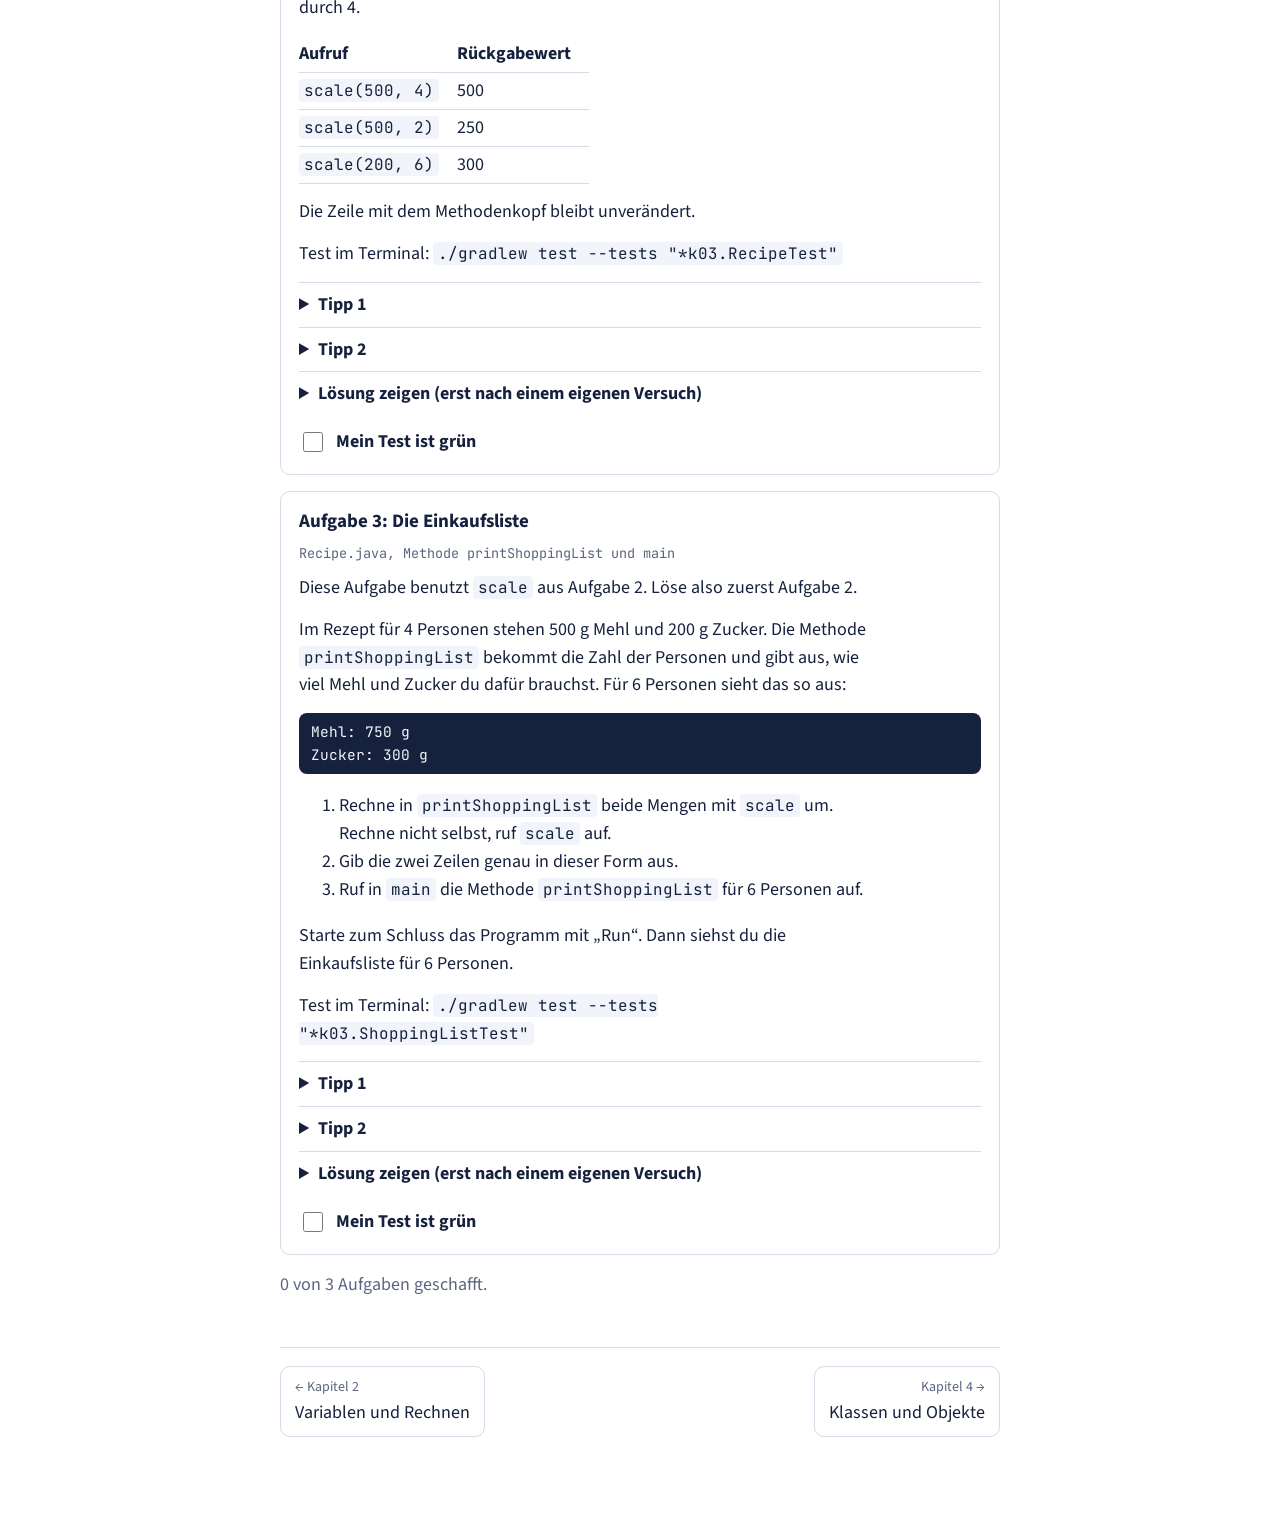
<file: docs/kapitel-03.html>
<!doctype html>
<html lang="de">
<head>
<meta charset="utf-8">
<meta name="viewport" content="width=device-width, initial-scale=1">
<title>Kapitel 3: Methoden – Java-Crashkurs</title>
<link rel="preconnect" href="https://fonts.googleapis.com">
<link rel="preconnect" href="https://fonts.gstatic.com" crossorigin>
<link href="https://fonts.googleapis.com/css2?family=Source+Sans+3:ital,wght@0,400;0,700;1,400&family=JetBrains+Mono:wght@400;700&display=swap" rel="stylesheet">
<link rel="stylesheet" href="kurs.css">
<style>
/* Nur in diesem Kapitel: Zielausgabe in den Aufgaben mit Abstand darunter. */
.k03-ziel { margin: 0 0 14px; }
</style>
</head>
<body>
<main class="kurs">

  <p class="vorwissen">Das solltest du schon kennen: den Aufbau einer Datei mit <code>main</code> aus Kapitel 1, Variablen, Typen und Rechnen aus Kapitel 2.</p>

  <p>Ein Kuchenrezept ist für 4 Personen geschrieben. Du backst aber für 6. Also rechnest du jede Zutat um: Menge mal Personen, geteilt durch 4. Damit du nicht jedes Mal neu nachdenken musst, schreibst du die Regel einmal auf eine Karteikarte: „Umrechnen: Menge mal Personen, geteilt durch 4.“</p>
  <p>Von da an nimmst du für jede Zutat die Karte, setzt Menge und Personen ein und bekommst die neue Menge. Dann machst du im Rezept genau dort weiter, wo du warst.</p>
  <p>In Java heißt so eine Karteikarte <strong>Methode</strong>: ein benannter Programmteil. Du schreibst ihn einmal und benutzt ihn, so oft du willst. Eine Methode kennst du schon: <code>main</code>. Jetzt schreibst du eigene.</p>

  <h2>Eine Methode schreiben</h2>
  <p>So sieht die Karteikarte als Methode aus:</p>
  <div class="code" data-code='public static «typ:int» «pink:scale»(«tuerkis:int grams, int persons») {
    int result = grams * persons / 4;
    return result;
}'></div>
  <p>Die erste Zeile heißt <strong>Methodenkopf</strong>. Er zeigt dir alles, was du über die Methode wissen musst. Er hat drei wichtige Teile:</p>
  <div class="aufbau">
    <div class="teil" data-farbe="typ"><span class="stueck">int</span><span class="heisst"><b>Der Rückgabetyp</b>Was für ein Ergebnis die Methode zurückgibt. Hier eine ganze Zahl.</span></div>
    <div class="teil" data-farbe="pink"><span class="stueck">scale</span><span class="heisst"><b>Der Name der Methode</b>Mit diesem Namen rufst du sie auf. Klein anfangen, wie bei Variablen.</span></div>
    <div class="teil" data-farbe="tuerkis"><span class="stueck">(int grams, int persons)</span><span class="heisst"><b>Die Parameter</b>Die Werte, die die Methode bekommt, jeweils mit Typ und Name. Mehrere trennst du mit Komma.</span></div>
  </div>
  <p class="vorlesen">Die Methode <span class="t-pink">scale</span> bekommt <span class="t-tuerkis">zwei ganze Zahlen, grams und persons</span>, und gibt <span class="t-typ">eine ganze Zahl</span> zurück.</p>
  <p>Ein <strong>Parameter</strong> ist ein Wert, den eine Methode bekommt, wenn du sie aufrufst. Im Block der Methode benutzt du die Parameter wie Variablen. In der letzten Zeile steht <code>return</code>: Damit gibt die Methode ihr Ergebnis zurück. Dieses Ergebnis heißt <strong>Rückgabewert</strong>.</p>
  <p>Die Wörter <code>public static</code> am Anfang lässt du in diesem Kapitel stehen. Kapitel 6 erklärt <code>static</code>. Die Methode steht im Block der Klasse, neben <code>main</code>, nicht darin.</p>

  <h2>Eine Methode aufrufen</h2>
  <p>Eine Methode zu schreiben heißt <strong>definieren</strong>. In Aufgaben steht dafür oft „deklarieren“, wie bei Variablen. Danach passiert noch nichts, genau wie bei der Karteikarte in der Schublade. Erst wenn du sie <strong>aufrufst</strong>, also startest, läuft sie. Dafür schreibst du ihren Namen und in runden Klammern die Werte:</p>
  <div class="code" data-code='int flour = «pink:scale»(«tuerkis:500, 6»);'></div>
  <p class="vorlesen">Ruf die Methode <span class="t-pink">scale</span> mit den <span class="t-tuerkis">Werten 500 und 6</span> auf und speichere das Ergebnis in <code>flour</code>.</p>
  <p>Java verteilt die Werte der Reihe nach: Der erste Wert kommt in den ersten Parameter, der zweite in den zweiten. Hier bekommt <code>grams</code> 500 und <code>persons</code> 6. Beim Aufruf zählt nur die Reihenfolge, nicht der Name.</p>

  <h2>Hinein und zurück</h2>
  <p>Jetzt steht beides in einer Datei: oben <code>main</code> mit dem Aufruf, darunter die Methode. Klick dich durch und achte auf zwei Dinge. Erstens: Wohin springt die gelbe Zeile? Zweitens: Was passiert unten bei „Im Speicher“?</p>
  <p>Stell danach im Kasten eine andere Zahl von Personen ein.</p>

  <div id="lauf1"></div>

  <p>Beim Aufruf springt Java in die Methode. Die Zeile mit dem Aufruf wartet so lange. Die Methode bekommt einen eigenen Bereich im Speicher, mit ihren Parametern und Variablen. Mit <code>return</code> springt Java zurück an genau die Stelle, die gewartet hat. Der Rückgabewert steht dann dort, wo vorher der Aufruf stand. Der Bereich der Methode verschwindet mit allen Variablen darin.</p>

  <h2>Methoden ohne Rückgabewert: void</h2>
  <p>Nicht jede Methode rechnet etwas aus. Manche erledigen nur eine Aufgabe, zum Beispiel eine Zeile ausgeben. Dann geben sie keinen Wert zurück. Statt eines Rückgabetyps steht vor dem Namen <code>void</code>. Das heißt „leer“: Die Methode gibt nichts zurück. Sie braucht deshalb auch kein <code>return</code>.</p>
  <div class="code" data-code='public static «typ:void» «pink:printIngredient»(«tuerkis:String name, int grams») {
    System.out.println(name + ": " + grams + " g");
}'></div>
  <p class="vorlesen">Die Methode <span class="t-pink">printIngredient</span> bekommt <span class="t-tuerkis">einen Text name und eine ganze Zahl grams</span> und gibt <span class="t-typ">nichts</span> zurück.</p>
  <p>Im nächsten Beispiel steht die Methode über <code>main</code>. Achte darauf, wo Java anfängt. Das Programm ruft die Methode zweimal auf, mit verschiedenen Werten.</p>

  <div id="lauf2"></div>

  <p>Die Reihenfolge der Methoden in der Datei ist egal. Java beginnt immer bei <code>main</code>. Es springt erst in eine Methode, wenn ein Aufruf kommt. Bei jedem Aufruf bekommt sie einen neuen Bereich im Speicher mit neuen Werten.</p>

  <h2>Was mit dem Rückgabewert passiert</h2>
  <p>Gibt eine Methode etwas zurück, musst du damit etwas anfangen. Sonst ist der Wert sofort verloren. Vergleich die drei Fassungen im Kasten. Die Methode <code>scale</code> ist in allen gleich, nur Zeile 3 und 4 unterscheiden sich.</p>

  <div id="lauf3"></div>

  <p>Du kannst den Rückgabewert in einer Variable speichern oder direkt benutzen, zum Beispiel in <code>println</code>. Rufst du die Methode auf, ohne den Rückgabewert zu benutzen, meldet Java keinen Fehler. Der Wert geht trotzdem verloren.</p>

  <h2>Den Methodenkopf lesen</h2>
  <p>Oft ist der Methodenkopf schon vorgegeben. Aus dem Kopf liest du ab, was die Methode bekommt, was sie zurückgibt und wie der Aufruf aussehen muss. In der Tabelle fehlt vorne jeweils <code>public static</code>, damit sie übersichtlich bleibt:</p>
  <div class="tabelle-rahmen"><table class="tabelle">
    <tr><th>Methodenkopf</th><th>bekommt</th><th>gibt zurück</th><th>passender Aufruf</th></tr>
    <tr><td><code>int scale(int grams, int persons)</code></td><td>zwei ganze Zahlen</td><td>eine ganze Zahl</td><td><code>int flour = scale(500, 6);</code></td></tr>
    <tr><td><code>void printIngredient(String name, int grams)</code></td><td>einen Text, dann eine Zahl</td><td>nichts</td><td><code>printIngredient("Mehl", 500);</code></td></tr>
    <tr><td><code>String label(String name, int grams)</code></td><td>einen Text, dann eine Zahl</td><td>einen Text</td><td><code>String line = label("Mehl", 500);</code></td></tr>
  </table></div>
  <p>Auch <code>main</code> hat so einen Kopf: <code>public static void main(String[] args)</code>. <code>void</code> heißt: <code>main</code> gibt nichts zurück. In den Klammern steht ein Parameter mit dem Namen <code>args</code>. Den brauchst du nicht, er muss aber da stehen. Was die eckigen Klammern bedeuten, erklärt Kapitel 10.</p>

  <div class="merke">
    <h3>Sechs Regeln zum Merken</h3>
    <ol>
      <li>Eine Methode ist ein benannter Programmteil. Definieren heißt: Kopf und Block schreiben. Aufrufen heißt: Name und Werte in Klammern, zum Beispiel <code>scale(500, 6)</code>.</li>
      <li>Der Methodenkopf nennt Rückgabetyp, Name und Parameter: <code>public static int scale(int grams, int persons)</code>.</li>
      <li>Beim Aufruf springt Java in die Methode, die Aufrufzeile wartet. Danach geht es an genau dieser Stelle weiter.</li>
      <li>Java verteilt die Werte beim Aufruf der Reihe nach auf die Parameter. Anzahl, Reihenfolge und Typ müssen passen.</li>
      <li><code>return</code> gibt den Rückgabewert zurück und beendet die Methode. Eine <code>void</code>-Methode gibt nichts zurück und braucht kein <code>return</code>.</li>
      <li>Den Rückgabewert speicherst du in einer Variable oder benutzt ihn direkt. Java beginnt immer bei <code>main</code>, egal wo die Methoden in der Datei stehen.</li>
    </ol>
  </div>

  <h2>Fünf häufige Fehler verstehen und beheben</h2>
  <p>Bei Methoden passen am häufigsten Methodenkopf und Aufruf nicht zusammen. Lies bei jeder Meldung zuerst, welche Methode gemeint ist. Vergleiche dann den Aufruf mit dem Methodenkopf.</p>
  <div id="fehler"></div>

  <h2>Kurz geprüft: Wohin springt Java?</h2>
  <p>Geh bei jeder Aufgabe den Code im Kopf durch. Folge dabei jedem Aufruf in die Methode hinein und wieder zurück.</p>
  <div id="fragen"></div>

  <h2>Jetzt schreibst du selbst: drei Aufgaben im Projekt</h2>
  <p>Die Aufgaben liegen im Ordner <code>src/main/java/de/phl/crashkurs/k03</code>. Die Methodenköpfe sind vorgegeben. Du schreibst nur den Inhalt der Blöcke. Geh bei jeder Aufgabe in diesen vier Schritten vor:</p>
  <ol class="schritte">
    <li>Lies den Methodenkopf: Welche Parameter bekommt die Methode? Was gibt sie zurück?</li>
    <li>Sag auf Deutsch, was die Methode tun soll, zum Beispiel „Mehl plus Zucker plus Butter“.</li>
    <li>Schreib es mit den Namen der Parameter in Java. Gibt die Methode etwas zurück, endet sie mit <code>return</code>.</li>
    <li>Starte den Test. Ist er rot, lies die Meldung. Sie nennt den Aufruf, der noch nicht stimmt.</li>
  </ol>
  <p>In den Dateien steht schon <code>return 0;</code>. Diese Zeile ist nur da, damit vor deiner Lösung nichts rot unterstrichen ist. Du ersetzt sie.</p>
  <div id="aufgaben"></div>

</main>

<script src="kurs.js"></script>
<script>
(function () {
  Kurs.start({
    nr: 3,
    legende: { typ: 'Rückgabetyp', pink: 'Name der Methode', tuerkis: 'Parameter und Werte beim Aufruf' },

    laeufe: {
      lauf1: {
        eingabe: { art: 'zahl', label: 'Personen', start: 6, proben: [2, 4, 6], min: 1, max: 40 },
        dateien: function (v) {
          return [{ name: 'Recipe.java', code: ['public class Recipe {', '    public static void main(String[] args) {', '        int flour = «pink:scale»(«tuerkis:500, ' + v + '»);', '        System.out.println("Mehl: " + flour + " g");', '    }', '',
            '    public static «typ:int» «pink:scale»(«tuerkis:int grams, int persons») {', '        int result = grams * persons / 4;', '        return result;', '    }', '}'] }];
        },
        schritte: function (v) {
          var a = Kurs.ablauf().datei('Recipe.java'), r = Math.floor(500 * v / 4);
          a.schritt(2, 'Java beginnt wie immer bei <code>main</code>. Die Methode <code>scale</code> weiter unten ist nur aufgeschrieben. Sie läuft erst, wenn das Programm sie aufruft.', { skip: [8, 9] });
          a.schritt(3, 'Rechts vom <code>=</code> steht ein Aufruf: <code>scale(500, ' + v + ')</code>. Bevor Java etwas in <code>flour</code> speichern kann, braucht es den Rückgabewert. Also springt es in die Methode.', { skip: [8, 9] });
          a.bereich('scale(…)').setze('grams', 500).setze('persons', v)
            .schritt(7, 'Java ist in der Methode <code>scale</code>. Im Speicher gibt es jetzt einen eigenen Bereich für sie. Die Werte aus dem Aufruf liegen in den Parametern, der Reihe nach: <code>grams</code> bekommt 500, <code>persons</code> bekommt ' + v + '. Zeile 3 wartet.');
          a.setze('result', r).schritt(8, 'Java rechnet mit den Parametern: 500 * ' + v + ' / 4 = ' + r + '. Das Ergebnis speichert es in <code>result</code>.');
          a.schritt(9, '<code>return</code> gibt den Wert von <code>result</code> zurück, also ' + r + '. Damit ist die Methode zu Ende.', { gibt: r });
          a.verlasse().setze('flour', r).schritt(3, 'Java springt zurück in Zeile 3, an die Stelle, die gewartet hat. Der Aufruf liefert ' + r + '. Java speichert diesen Wert in <code>flour</code>. Der Bereich von <code>scale</code> verschwindet mit <code>grams</code>, <code>persons</code> und <code>result</code>.');
          a.aus('Mehl: ' + r + ' g').schritt(4, 'Die Ausgabe verbindet Text, den Wert von <code>flour</code> und noch einen Text. Danach endet <code>main</code>, das Programm ist fertig.');
          return a.schritte;
        }
      },
      lauf2: {
        eingabe: { art: 'zahl', label: 'Gramm Mehl', start: 500, proben: [250, 500, 750], min: 0, max: 5000 },
        dateien: function (v) {
          return [{ name: 'Recipe.java', code: ['public class Recipe {', '    public static «typ:void» «pink:printIngredient»(«tuerkis:String name, int grams») {', '        System.out.println(name + ": " + grams + " g");', '    }', '',
            '    public static void main(String[] args) {', '        «pink:printIngredient»(«tuerkis:"Mehl", ' + v + '»);', '        «pink:printIngredient»(«tuerkis:"Zucker", 200»);', '    }', '}'] }];
        },
        schritte: function (v) {
          var a = Kurs.ablauf().datei('Recipe.java');
          a.schritt(6, 'Die Methode <code>printIngredient</code> steht oben in der Datei. Trotzdem beginnt Java bei <code>main</code>.', { skip: [3] });
          a.schritt(7, 'Ein Aufruf mit zwei Werten: <code>"Mehl"</code> und ' + v + '. Java springt in die Methode.', { skip: [3] });
          a.bereich('printIngredient(…)').setze('name', '"Mehl"').setze('grams', v)
            .schritt(2, 'Java verteilt die Werte der Reihe nach: Der erste Wert <code>"Mehl"</code> kommt in den ersten Parameter <code>name</code>, der zweite Wert ' + v + ' in <code>grams</code>. Zeile 7 wartet.');
          a.aus('Mehl: ' + v + ' g').schritt(3, 'Die Methode setzt die Zeile aus <code>name</code>, <code>": "</code>, <code>grams</code> und <code>" g"</code> zusammen und gibt sie aus.');
          a.schritt(4, 'Der Block der Methode ist zu Ende. Sie ist <code>void</code>, gibt also nichts zurück. Java springt zurück zu Zeile 7.');
          a.verlasse().schritt(8, 'Zeile 7 ist damit fertig, denn es kommt kein Wert zurück. Weiter mit Zeile 8: derselbe Aufruf, jetzt mit <code>"Zucker"</code> und 200.');
          a.bereich('printIngredient(…)').setze('name', '"Zucker"').setze('grams', 200)
            .schritt(2, 'Wieder in der Methode, aber mit einem neuen Bereich und neuen Werten. Vom ersten Aufruf ist nichts mehr übrig.');
          a.aus('Zucker: 200 g').schritt(3, 'Dieselbe Anweisung wie eben, aber mit den neuen Werten.');
          a.verlasse().schritt(9, 'Die Methode ist fertig, Java springt zurück nach <code>main</code>. In Zeile 8 ist nichts mehr zu tun. Der Block von <code>main</code> endet, das Programm ist fertig.');
          return a.schritte;
        }
      },
      lauf3: {
        eingabe: { art: 'wahl', label: 'Fassung', werte: [{ text: 'Wert nicht benutzt', wert: 'weg' }, { text: 'direkt ausgeben', wert: 'direkt' }, { text: 'in Variable speichern', wert: 'variable' }] },
        dateien: function (v) {
          var zeilen = v === 'weg' ? ['        scale(500, 6);', '        System.out.println("fertig");']
            : v === 'direkt' ? ['        System.out.println(scale(500, 6));', '        System.out.println("fertig");']
            : ['        int flour = scale(500, 6);', '        System.out.println(flour);'];
          return [{ name: 'Recipe.java', code: ['public class Recipe {', '    public static void main(String[] args) {'].concat(zeilen, ['    }', '', '    public static «typ:int» «pink:scale»(«tuerkis:int grams, int persons») {', '        return grams * persons / 4;', '    }', '}']) }];
        },
        schritte: function (v) {
          var a = Kurs.ablauf().datei('Recipe.java');
          a.schritt(3, 'Zeile 3 ruft <code>scale(500, 6)</code> auf. Java springt in die Methode.');
          a.bereich('scale(…)').setze('grams', 500).setze('persons', 6)
            .schritt(8, 'Java rechnet 500 * 6 / 4 = 750 und gibt 750 mit <code>return</code> zurück.', { gibt: 750 });
          if (v === 'weg') {
            a.verlasse().schritt(3, 'Zurück in Zeile 3. Der Rückgabewert 750 kommt hier an, aber nichts speichert oder benutzt ihn. Er geht sofort verloren. Java meldet dafür keinen Fehler.');
            a.aus('fertig').schritt(4, 'Java gibt nur „fertig“ aus. Die 750 taucht nirgends auf. Die Methode hat umsonst gerechnet.');
          } else if (v === 'direkt') {
            a.verlasse().aus('750').schritt(3, 'Zurück in Zeile 3. Der Rückgabewert 750 steht jetzt dort, wo der Aufruf stand. <code>println</code> gibt ihn aus.');
            a.aus('fertig').schritt(4, 'Die zweite Ausgabe. Den Wert 750 gibt es jetzt nicht mehr. Willst du ihn noch einmal benutzen, musst du ihn speichern.');
          } else {
            a.verlasse().setze('flour', 750).schritt(3, 'Zurück in Zeile 3. Java speichert den Rückgabewert 750 in <code>flour</code>.');
            a.aus('750').schritt(4, 'Der Wert liegt in <code>flour</code>. Du kannst ihn ausgeben, so oft du willst.');
          }
          return a.schritte;
        }
      }
    },

    fehler: [
      { titel: 'return fehlt', code: ['public static int scale(int grams, int persons) {', '    int result = grams * persons / 4;', '}'], rot: [1],
        meldung: 'This method must return a result of type int', quelle: 'VS Code',
        text: '<p>Das heißt: Die Methode muss ein Ergebnis vom Typ <code>int</code> zurückgeben. Im Kopf steht <code>int</code> als Rückgabetyp, aber im Block fehlt das <code>return</code>. VS Code unterstreicht dabei den Kopf der Methode. Im Terminal heißt es <span class="meldung">missing return statement</span>, dort zeigt die Meldung auf die schließende Klammer.</p><p>Schreib als letzte Zeile im Block <code>return result;</code></p>' },
      { titel: 'Zu wenige Werte beim Aufruf', code: ['int flour = scale(500);'], rot: [1],
        meldung: 'The method scale(int, int) in the type Recipe is not applicable for the arguments (int)', quelle: 'VS Code',
        text: '<p>Lies die Meldung in zwei Teilen. Vorne steht, was die Methode verlangt: <code>scale(int, int)</code>, also zwei ganze Zahlen. Hinten in Klammern steht, was du ihr gibst: <code>(int)</code>, nur eine. „not applicable“ heißt: passt nicht.</p><p>Gib beim Aufruf so viele Werte an, wie der Methodenkopf Parameter hat: <code>scale(500, 6)</code>.</p>' },
      { titel: 'Die falsche Art von Wert', code: ['int flour = scale("500", 6);'], rot: [1],
        meldung: 'The method scale(int, int) in the type Recipe is not applicable for the arguments (String, int)', quelle: 'VS Code',
        text: '<p>Dieselbe Meldung, aber hinten steht jetzt <code>(String, int)</code>. Der erste Wert ist ein Text, weil er in Anführungszeichen steht. Die Methode verlangt an dieser Stelle eine ganze Zahl.</p><p>Vergleich die Typen der Reihe nach mit dem Methodenkopf und lass die Anführungszeichen weg: <code>scale(500, 6)</code>. Dieselbe Art von Meldung kommt, wenn du Werte verschiedener Typen vertauschst, zum Beispiel <code>printIngredient(500, "Mehl")</code>. Haben beide Werte denselben Typ, merkt Java das Vertauschen nicht. Dann rechnet die Methode ohne Warnung mit den falschen Werten.</p>' },
      { titel: 'Eine void-Methode in einer Variable speichern', code: ['int x = printIngredient("Mehl", 500);'], rot: [1],
        meldung: 'Type mismatch: cannot convert from void to int', quelle: 'VS Code',
        text: '<p>Das heißt: Die Methode gibt nichts zurück (<code>void</code>), aber du willst ihr Ergebnis in einer <code>int</code>-Variable speichern. Da ist nichts zum Speichern.</p><p>Eine <code>void</code>-Methode rufst du als eigene Anweisung auf: <code>printIngredient("Mehl", 500);</code></p>' },
      { titel: 'Den Rückgabewert nicht benutzen', code: ['scale(500, 6);', 'System.out.println("Mehl: " + flour + " g");'], rot: [2],
        meldung: 'flour cannot be resolved to a variable', quelle: 'VS Code',
        text: '<p>Zeile 1 ist für Java kein Fehler. VS Code unterstreicht sie nicht. Aber der Rückgabewert geht verloren, und eine Variable <code>flour</code> gibt es gar nicht. Deshalb wird erst Zeile 2 rot. Die Meldung kennst du aus Kapitel 2: Java findet keine Variable mit diesem Namen.</p><p>Speichere den Rückgabewert in einer Variable: <code>int flour = scale(500, 6);</code></p>' }
    ],

    fragen: [
      { art: 'wahl', frage: 'Diese Methode ist gegeben. Was gibt der Aufruf scale(200, 2) zurück?',
        code: ['public static int scale(int grams, int persons) {', '    return grams * persons / 4;', '}'],
        optionen: [
          { t: '100', ok: true, warum: 'Richtig. grams bekommt 200, persons bekommt 2. Also 200 * 2 / 4 = 100.' },
          { t: '400', warum: '200 * 2 ist 400, danach teilt Java noch durch 4. 400 / 4 = 100.' },
          { t: '200', warum: 'Setz die Werte ein: grams ist 200, persons ist 2. Dann rechne 200 * 2 / 4.' },
          { t: '50', warum: 'Mit 200 / 4 allein fehlt persons. Da persons 2 ist, rechnet Java 200 * 2 / 4 = 100.' }
        ] },
      { art: 'wahl', frage: 'Was steht nach dem Aufruf in portion?',
        code: ['public static int share(int grams, int persons) {', '    return grams / persons;', '}', '', 'int portion = share(4, 400);'],
        optionen: [
          { t: '0', ok: true, warum: 'Richtig. Java verteilt die Werte der Reihe nach: grams bekommt 4, persons bekommt 400. 4 / 400 ist 0,01, und bei ganzen Zahlen schneidet Java ab. Gemeint war share(400, 4).' },
          { t: '100', warum: 'Das wäre richtig für share(400, 4). Hier stehen die Werte aber andersherum. Java verteilt sie der Reihe nach: grams bekommt 4, persons bekommt 400.' },
          { t: 'ein roter Fehler', warum: 'Beide Werte sind ganze Zahlen, und die Methode will zwei ganze Zahlen. Für Java passt das. Es merkt nicht, dass die Werte vertauscht sind.' }
        ] },
      { art: 'reihenfolge', frage: 'In welcher Reihenfolge erscheinen die Ausgaben dieses Programms? Bring sie mit den Pfeilen in die richtige Reihenfolge.',
        text: Kurs.code(['public static void bake(String item, int minutes) {', '    System.out.println(item + " rein");', '    System.out.println(item + " raus nach " + minutes + " min");', '}', '',
          'public static void main(String[] args) {', '    System.out.println("Ofen an");', '    bake("Kekse", 12);', '    bake("Brot", 40);', '    System.out.println("Ofen aus");', '}']).outerHTML,
        zeilen: ['Ofen an', 'Kekse rein', 'Kekse raus nach 12 min', 'Brot rein', 'Brot raus nach 40 min', 'Ofen aus'],
        richtig: 'Richtig. Java beginnt bei main. Bei jedem Aufruf von bake springt es hinein, gibt beide Zeilen aus und kommt zurück. Erst dann geht es in main weiter.',
        falsch: 'Die rot markierten Zeilen stehen noch am falschen Platz. Fang bei main an, nicht oben in der Datei. Bei jedem Aufruf läuft der ganze Block von bake, bevor main weitermacht.' },
      { art: 'zuordnen', frage: 'Was bedeutet welcher Teil?',
        paare: [
          ['int (vor dem Namen der Methode)', 'Rückgabetyp: die Art des Ergebnisses', 'Der Typ vor dem Methodennamen sagt, was zurückkommt.'],
          ['scale', 'Name der Methode', 'Mit dem Namen rufst du die Methode auf.'],
          ['(int grams, int persons)', 'Parameter: Werte, die die Methode beim Aufruf bekommt', 'In den Klammern des Kopfs stehen die Parameter mit Typ und Name.'],
          ['void', 'Die Methode gibt nichts zurück.', 'void heißt „leer“: kein Rückgabewert.'],
          ['return result;', 'gibt das Ergebnis zurück und beendet die Methode', 'Mit return liefert die Methode ihren Rückgabewert.']
        ],
        richtig: 'Alles richtig zugeordnet.', falsch: 'Noch nicht ganz. Zu den rot markierten Zeilen:' },
      { art: 'zeile', frage: 'Hier unterstreicht VS Code eine Stelle rot. Klick auf die Zeile.',
        code: ['public static int total(int flour, int sugar) {', '    int sum = flour + sugar;', '}'],
        ok: 1,
        richtig: 'Richtig. Im Kopf steht int als Rückgabetyp, aber es gibt kein return. VS Code unterstreicht deshalb den Kopf: „This method must return a result of type int“. Es fehlt return sum; nach Zeile 2, vor der schließenden Klammer.',
        falsch: 'An dieser Zeile ist nichts falsch geschrieben. Frag dich: Was verspricht der Kopf der Methode, und hält der Block das Versprechen?' },
      { art: 'luecke', frage: 'Diese Methode gibt nur eine Zeile aus und liefert nichts zurück. Was gehört in die Lücke?',
        code: ['public static ___ printTitle(String title) {', '    System.out.println("Rezept: " + title);', '}'], ok: ['void'], proben: ['String', 'int', 'void'],
        falschBei: { 'String': 'Die Methode bekommt zwar einen String, aber sie gibt keinen zurück. Es gibt kein return. Der Rückgabetyp sagt, was zurückkommt.' },
        richtig: 'Stimmt. Die Methode gibt nichts zurück, also void.',
        falsch: 'Das passt noch nicht. Schau, ob im Block ein return steht. Welches Wort steht vor dem Namen, wenn nichts zurückkommt?' }
    ],

    aufgaben: [
      { titel: 'Aufgabe 1: Wie schwer ist der Teig?', datei: 'Dough.java, Methode totalWeight', befehl: './gradlew test --tests "*k03.DoughTest"',
        text: '<p>Die Methode bekommt drei Mengen in Gramm: Mehl (<code>flour</code>), Zucker (<code>sugar</code>) und Butter (<code>butter</code>). Sie soll das Gewicht aller drei zusammen zurückgeben.</p><p>Beispiel: <code>totalWeight(500, 200, 250)</code> gibt 950 zurück.</p><p>Die Zeile <code>public static int totalWeight(int flour, int sugar, int butter) {</code> bleibt unverändert.</p>',
        tipps: ['Rechne mit den Namen der Parameter, nicht mit Zahlen: <code>flour + sugar + butter</code>. Die Zahlen kommen erst beim Aufruf hinein.', 'Ersetze <code>return 0;</code> durch <code>return</code> mit deiner Rechnung. Du kannst das Ergebnis auch erst in einer Variable speichern und dann die Variable zurückgeben.'],
        loesung: ['public static int totalWeight(int flour, int sugar, int butter) {', '    return flour + sugar + butter;', '}'] },
      { titel: 'Aufgabe 2: Das Rezept umrechnen', datei: 'Recipe.java, Methode scale', befehl: './gradlew test --tests "*k03.RecipeTest"',
        text: '<p>Das Rezept ist für 4 Personen. Die Methode bekommt eine Menge aus dem Rezept (<code>grams</code>) und die Zahl der Personen, für die du backst (<code>persons</code>). Sie gibt die umgerechnete Menge zurück: Menge mal Personen, geteilt durch 4.</p><table><tr><th>Aufruf</th><th>Rückgabewert</th></tr><tr><td><code>scale(500, 4)</code></td><td>500</td></tr><tr><td><code>scale(500, 2)</code></td><td>250</td></tr><tr><td><code>scale(200, 6)</code></td><td>300</td></tr></table><p>Die Zeile mit dem Methodenkopf bleibt unverändert.</p>',
        tipps: ['Es ist die Methode aus dem ersten Beispiel dieser Seite. Schreib die Rechnung zuerst auf Deutsch und ersetze dann die Wörter durch die Namen der Parameter.', 'Rechne in dieser Reihenfolge: <code>grams * persons / 4</code>. Gib das Ergebnis mit <code>return</code> zurück.'],
        loesung: ['public static int scale(int grams, int persons) {', '    return grams * persons / 4;', '}'] },
      { titel: 'Aufgabe 3: Die Einkaufsliste', datei: 'Recipe.java, Methode printShoppingList und main', befehl: './gradlew test --tests "*k03.ShoppingListTest"',
        text: '<p>Diese Aufgabe benutzt <code>scale</code> aus Aufgabe 2. Löse also zuerst Aufgabe 2.</p><p>Im Rezept für 4 Personen stehen 500 g Mehl und 200 g Zucker. Die Methode <code>printShoppingList</code> bekommt die Zahl der Personen und gibt aus, wie viel Mehl und Zucker du dafür brauchst. Für 6 Personen sieht das so aus:</p><div class="konsole k03-ziel">Mehl: 750 g\nZucker: 300 g</div><ol><li>Rechne in <code>printShoppingList</code> beide Mengen mit <code>scale</code> um. Rechne nicht selbst, ruf <code>scale</code> auf.</li><li>Gib die zwei Zeilen genau in dieser Form aus.</li><li>Ruf in <code>main</code> die Methode <code>printShoppingList</code> für 6 Personen auf.</li></ol><p>Starte zum Schluss das Programm mit „Run“. Dann siehst du die Einkaufsliste für 6 Personen.</p>',
        tipps: ['<code>scale(500, persons)</code> liefert die Menge Mehl. Speichere den Rückgabewert in einer Variable, zum Beispiel <code>int flour = scale(500, persons);</code> Genauso für Zucker mit 200.', 'Die Ausgabe ist Text, Variable und Text: <code>System.out.println("Mehl: " + flour + " g");</code> In <code>main</code> steht nur der Aufruf <code>printShoppingList(6);</code>, denn die Methode ist <code>void</code>.'],
        loesung: ['public static void main(String[] args) {', '    printShoppingList(6);', '}', '', 'public static void printShoppingList(int persons) {', '    int flour = scale(500, persons);', '    int sugar = scale(200, persons);', '    System.out.println("Mehl: " + flour + " g");', '    System.out.println("Zucker: " + sugar + " g");', '}'] }
    ]
  });
})();
</script>
</body>
</html>
</file>
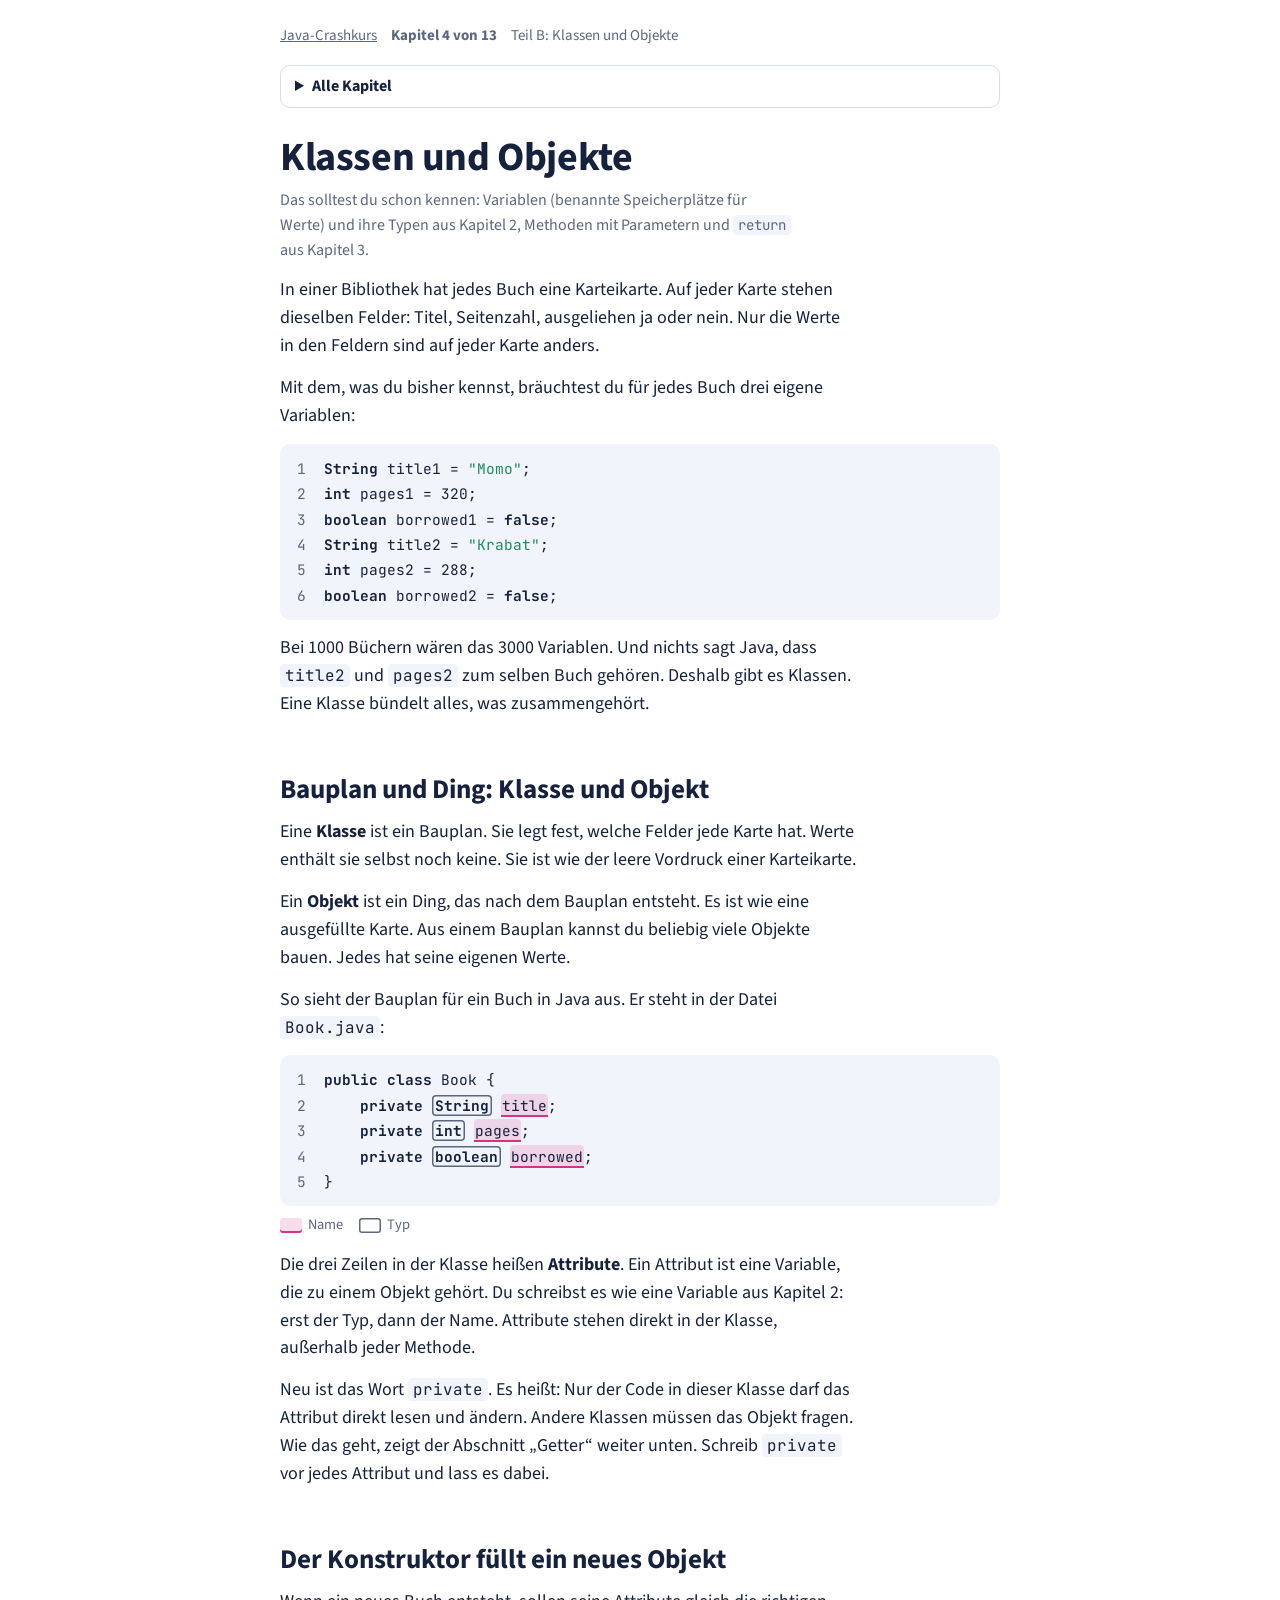
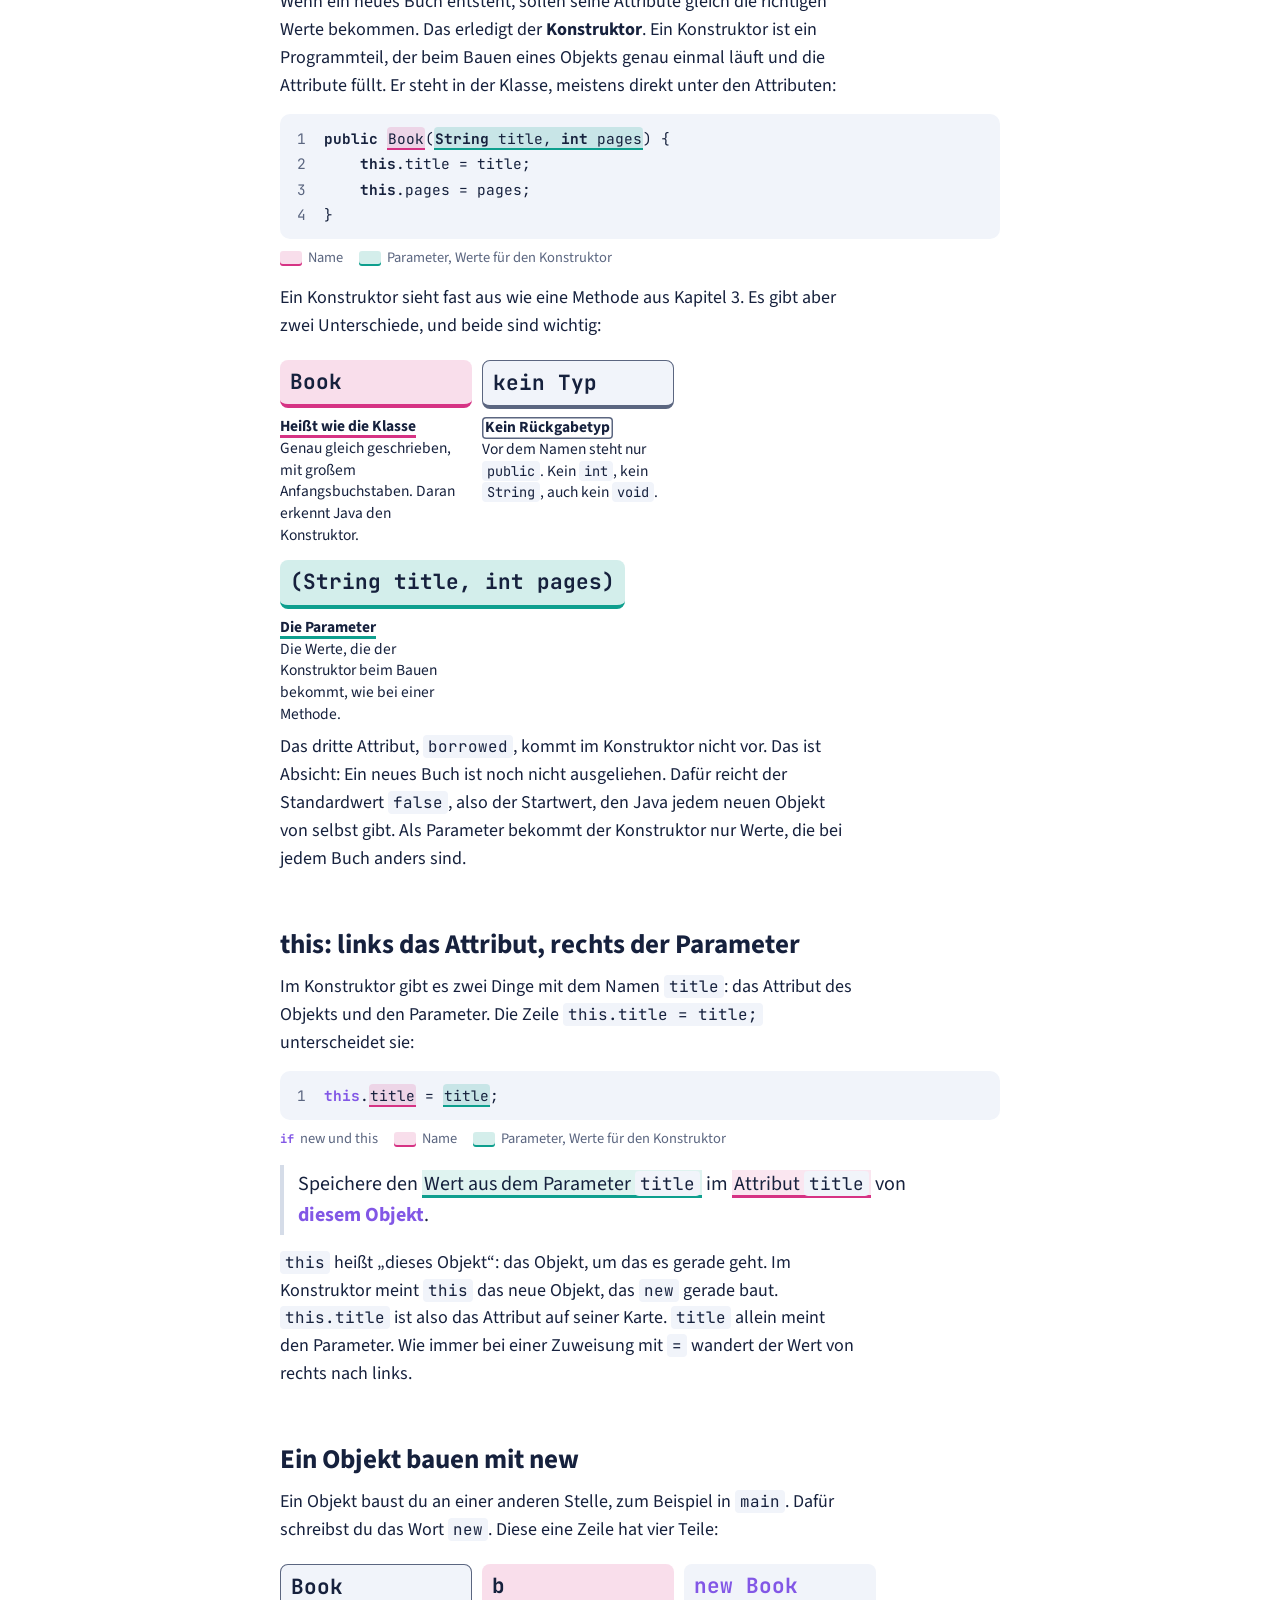
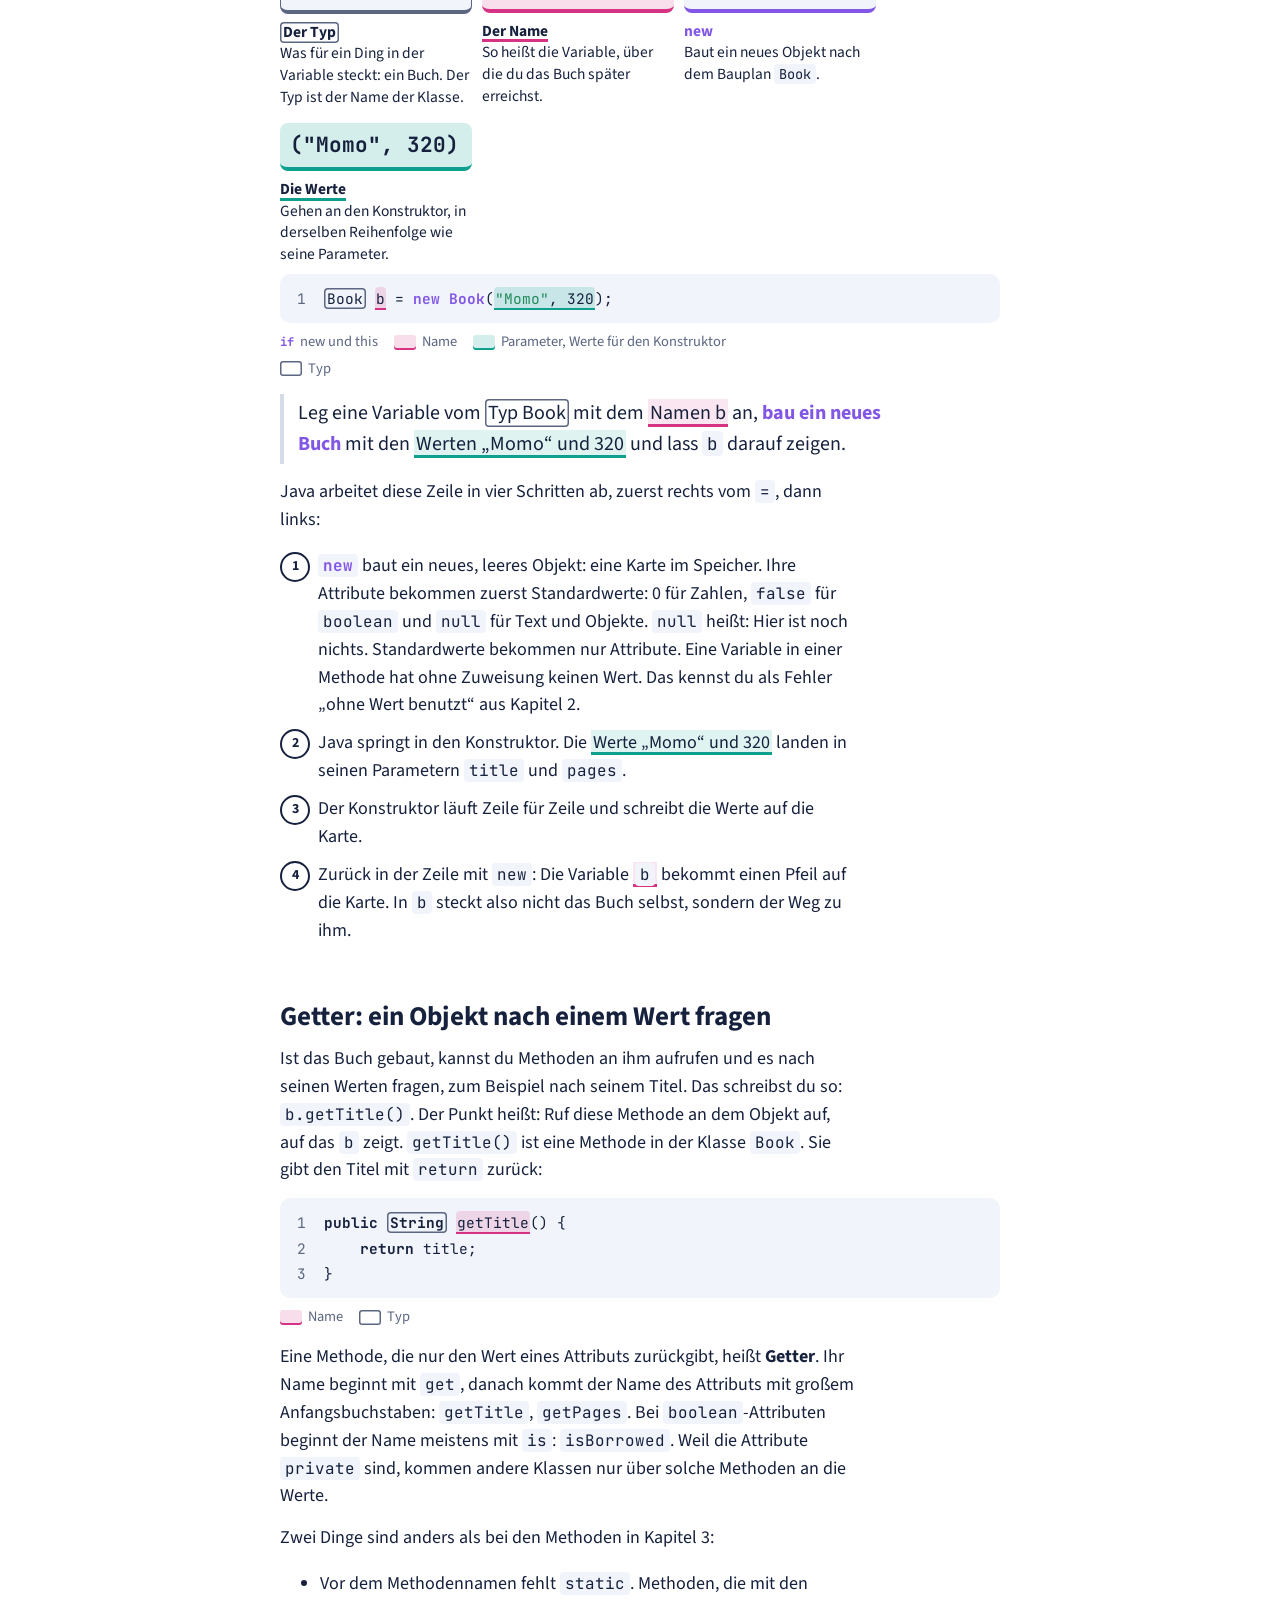
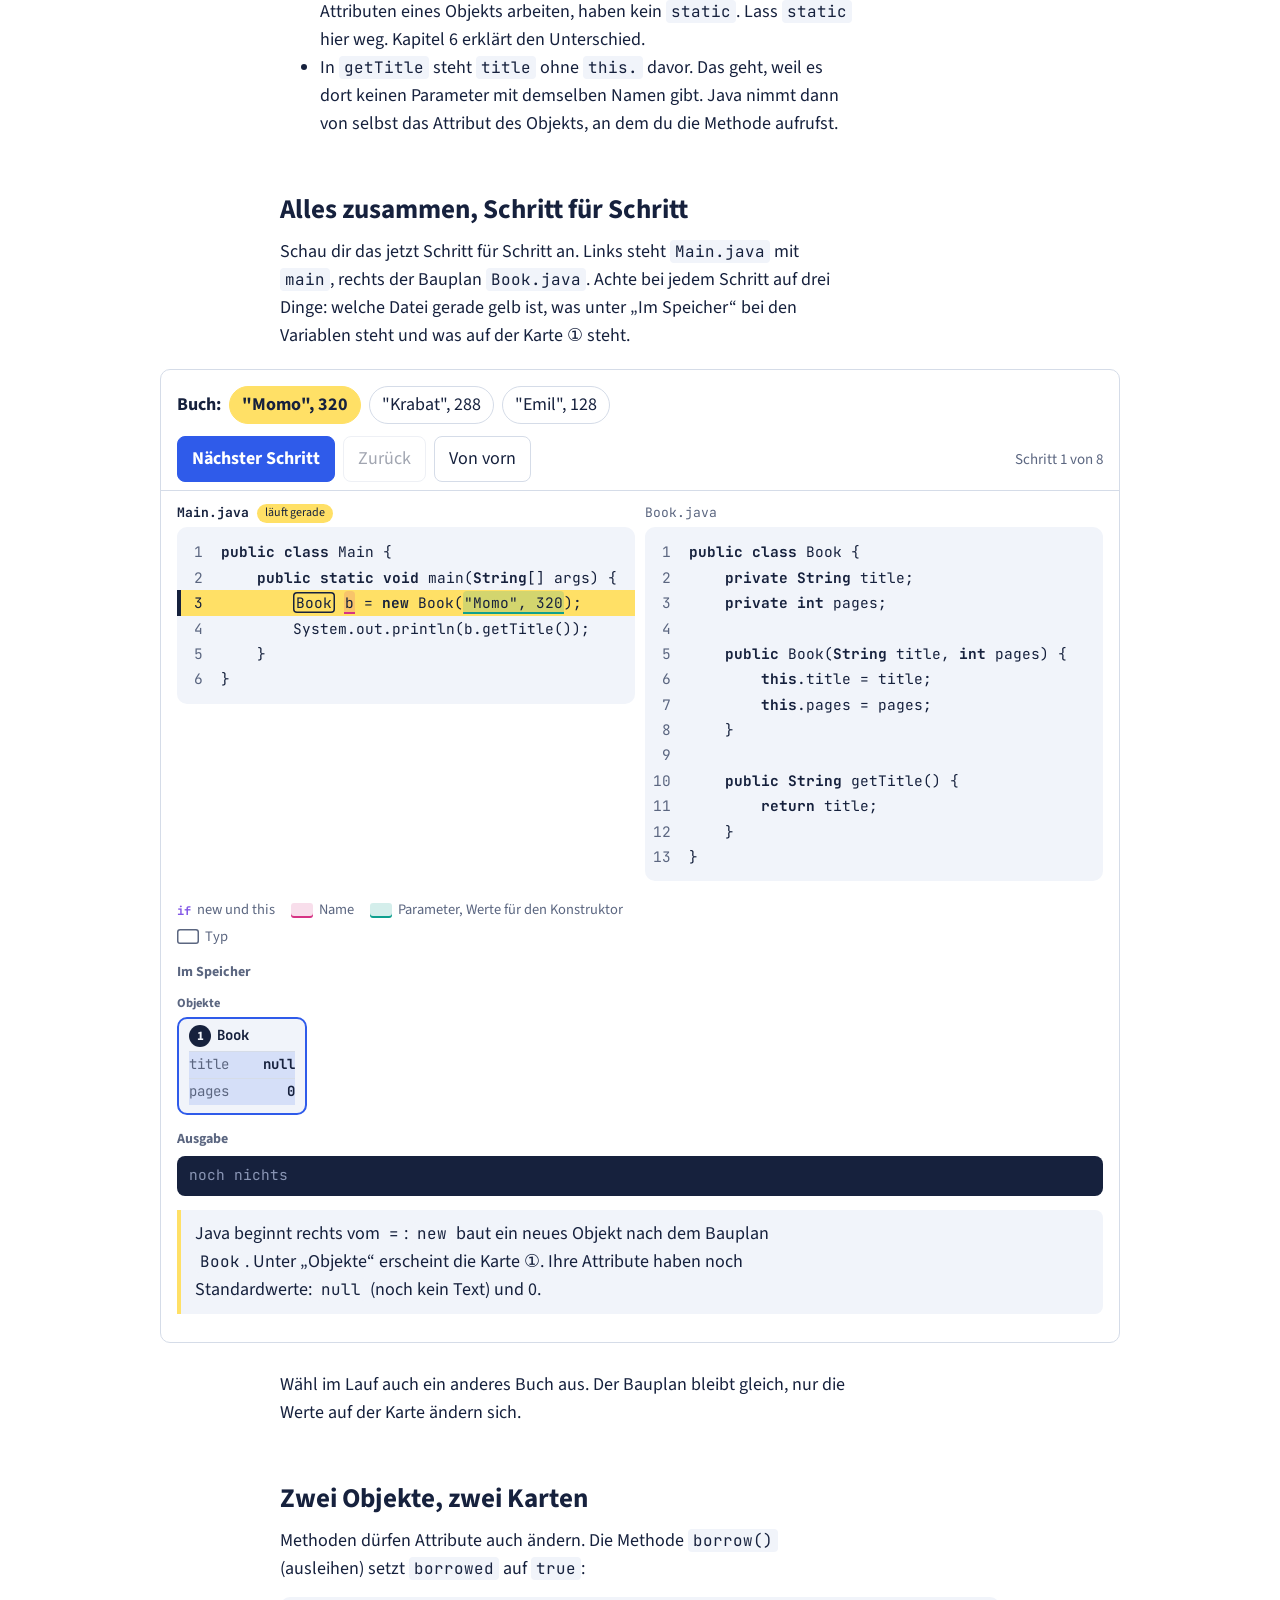
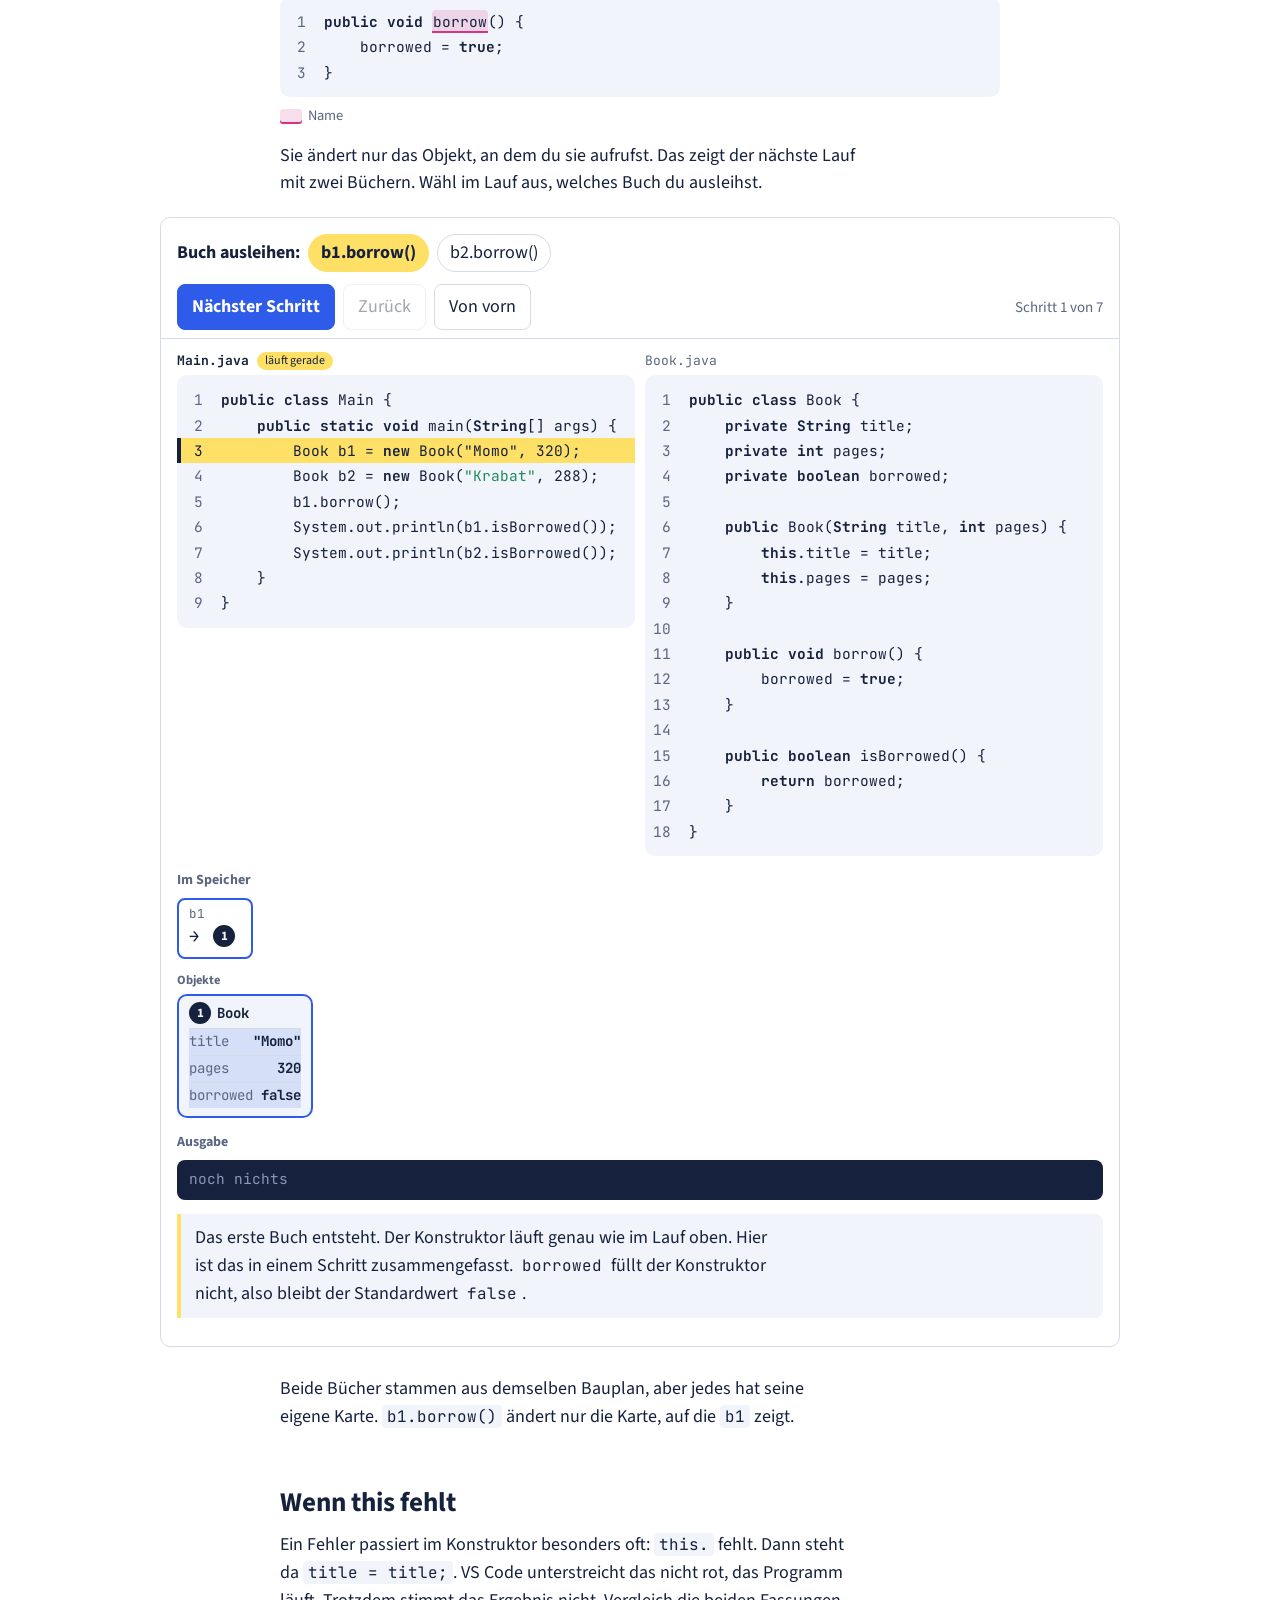
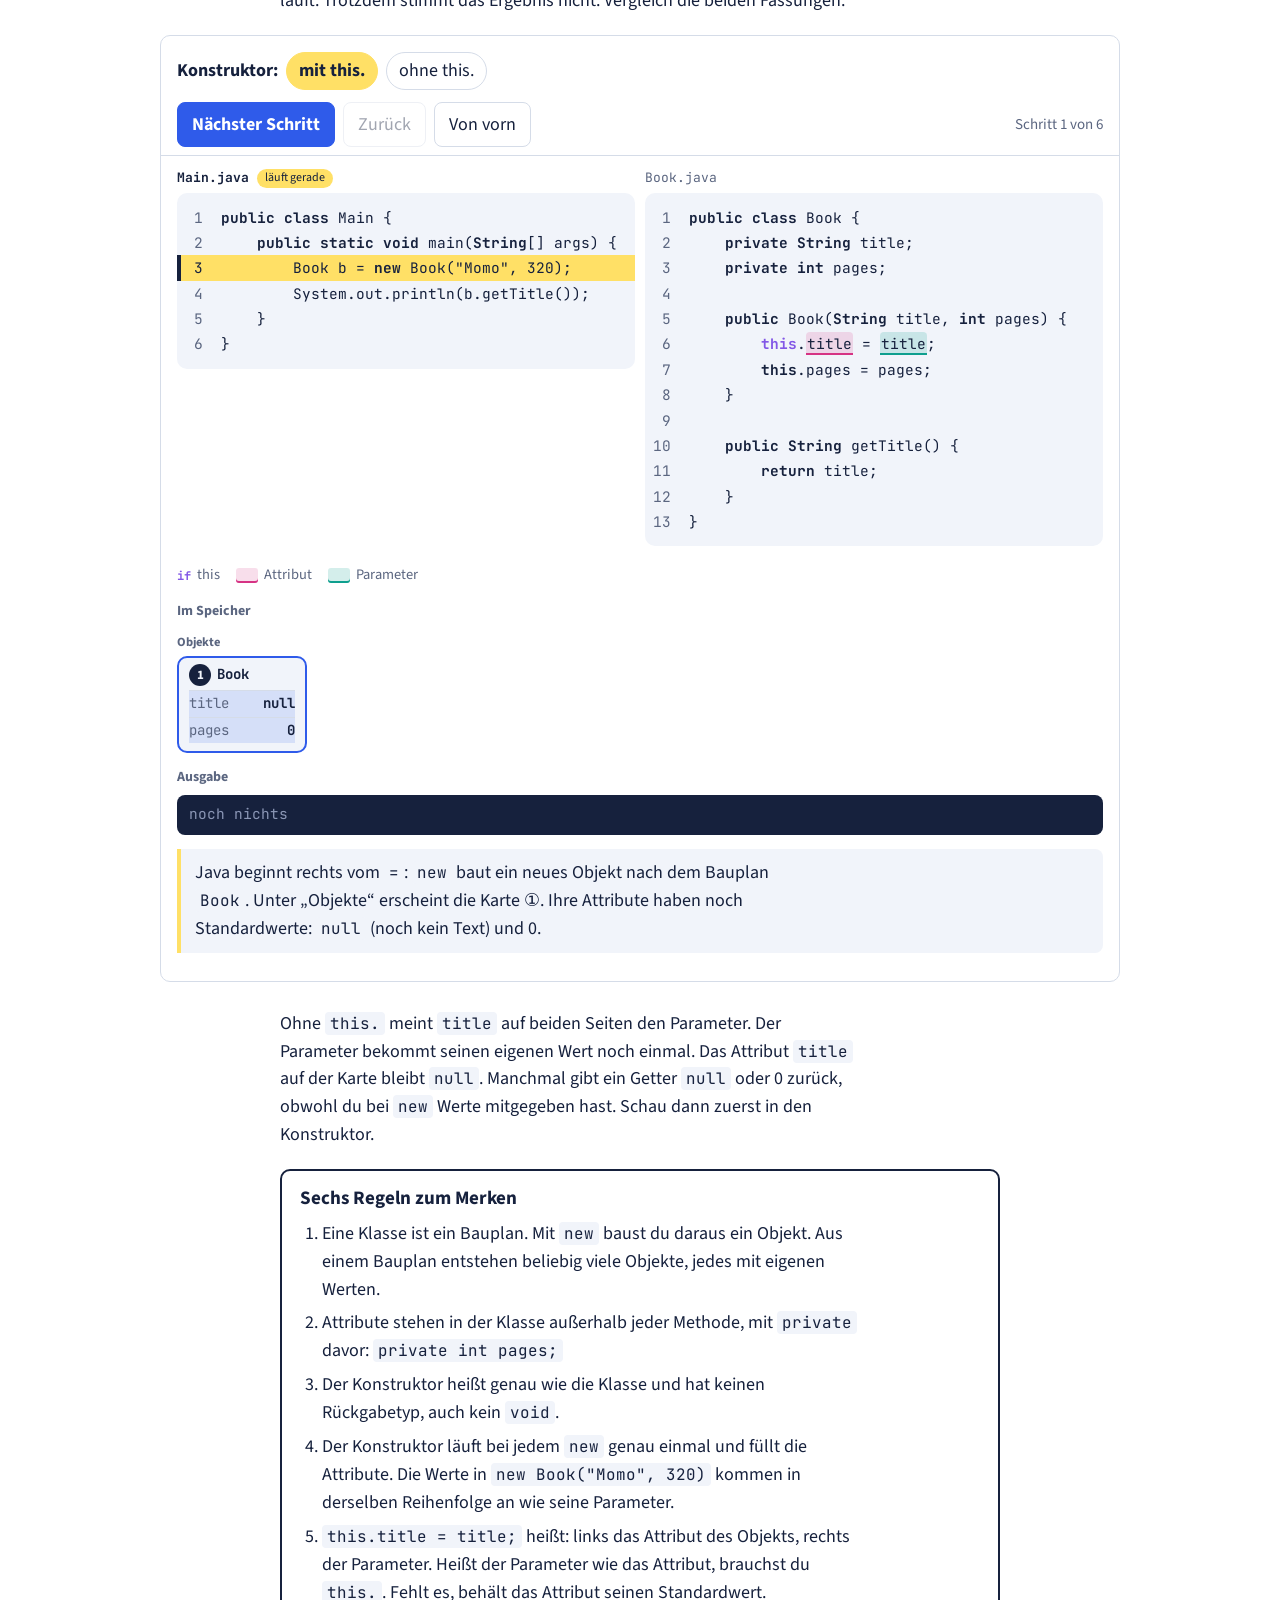
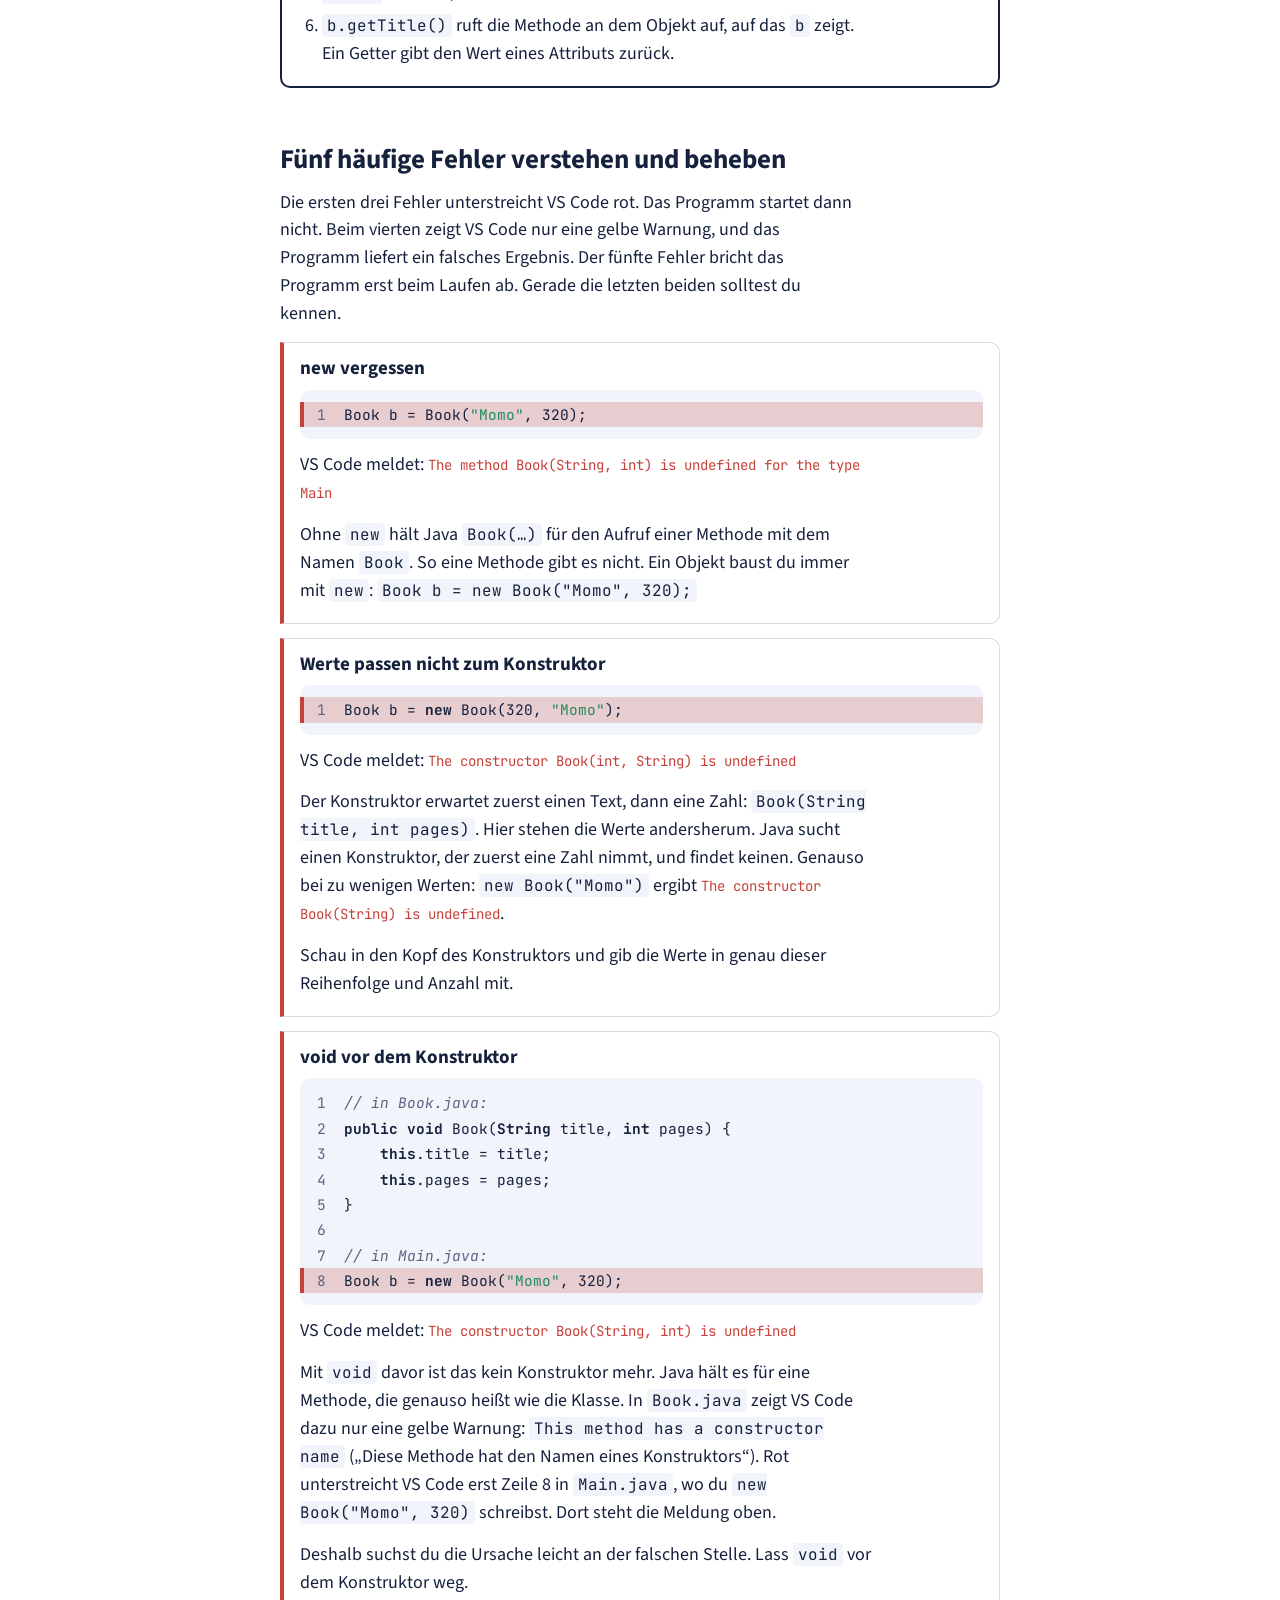
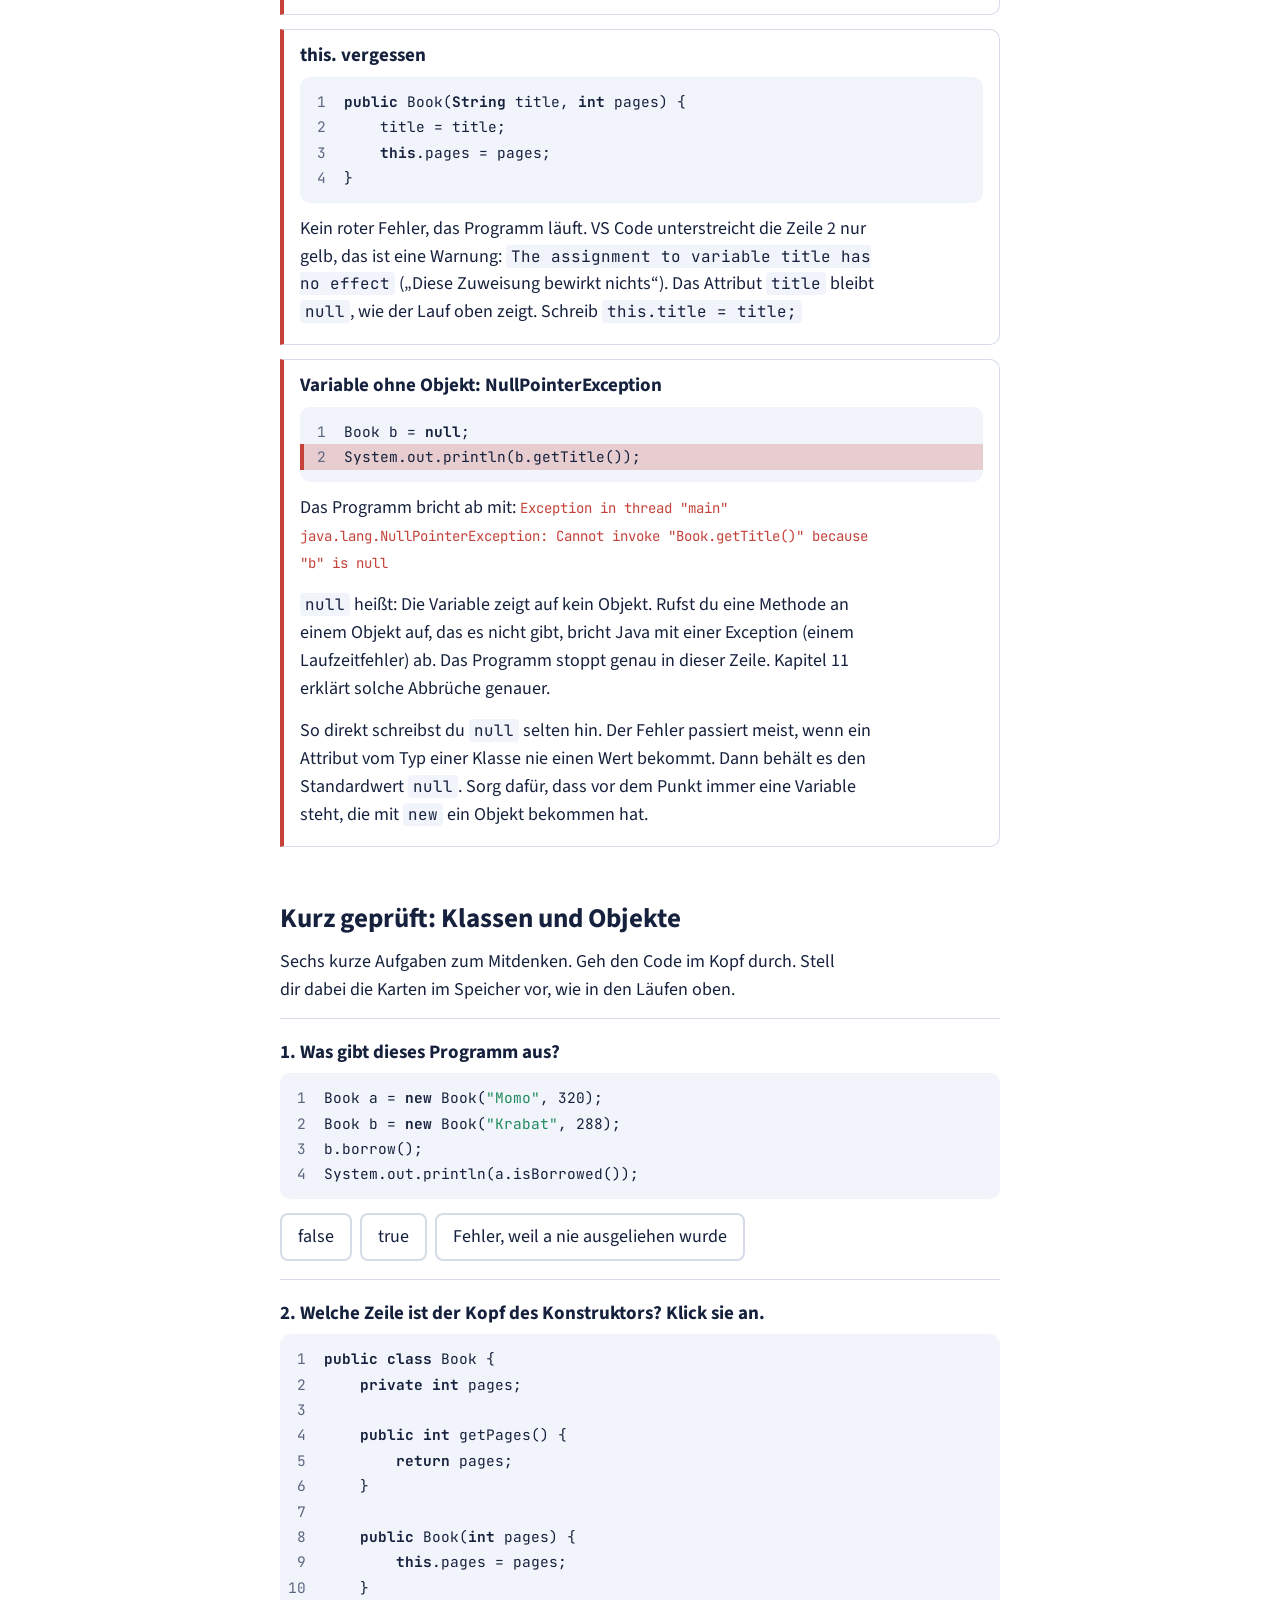
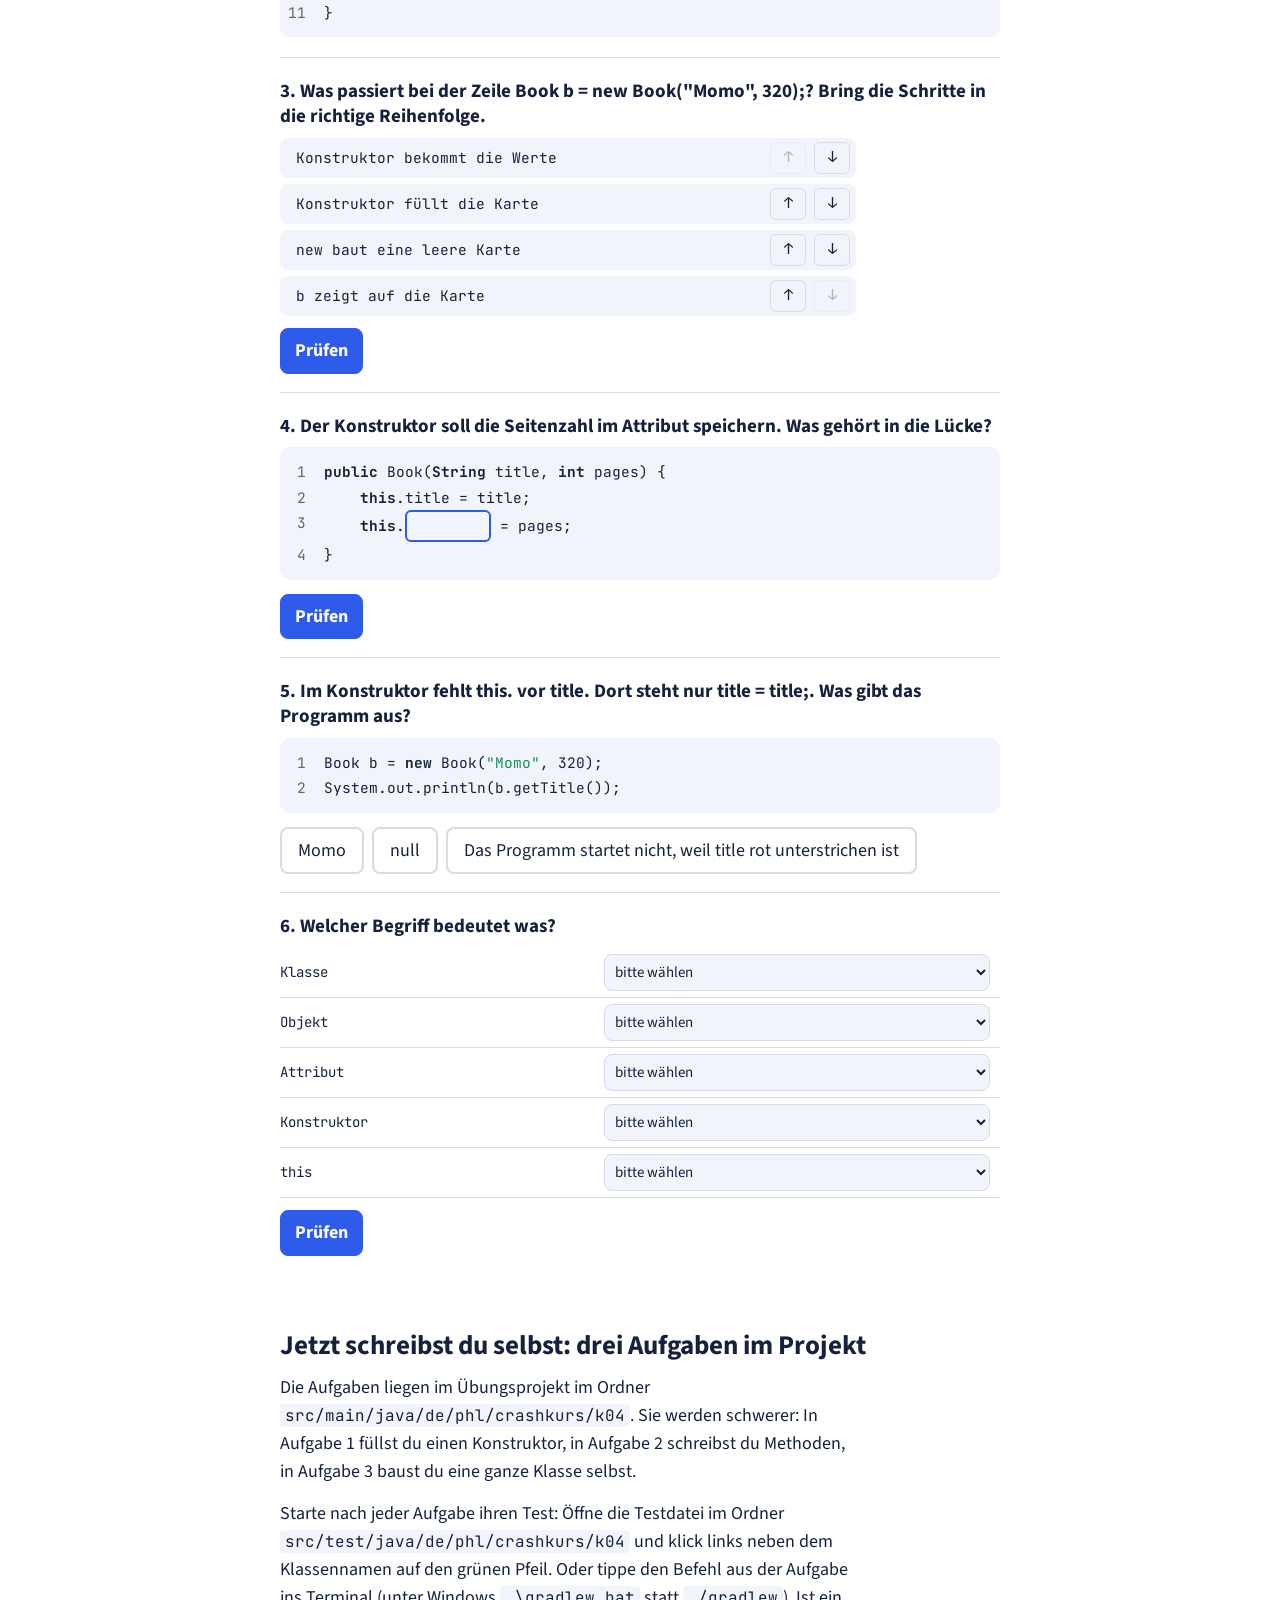
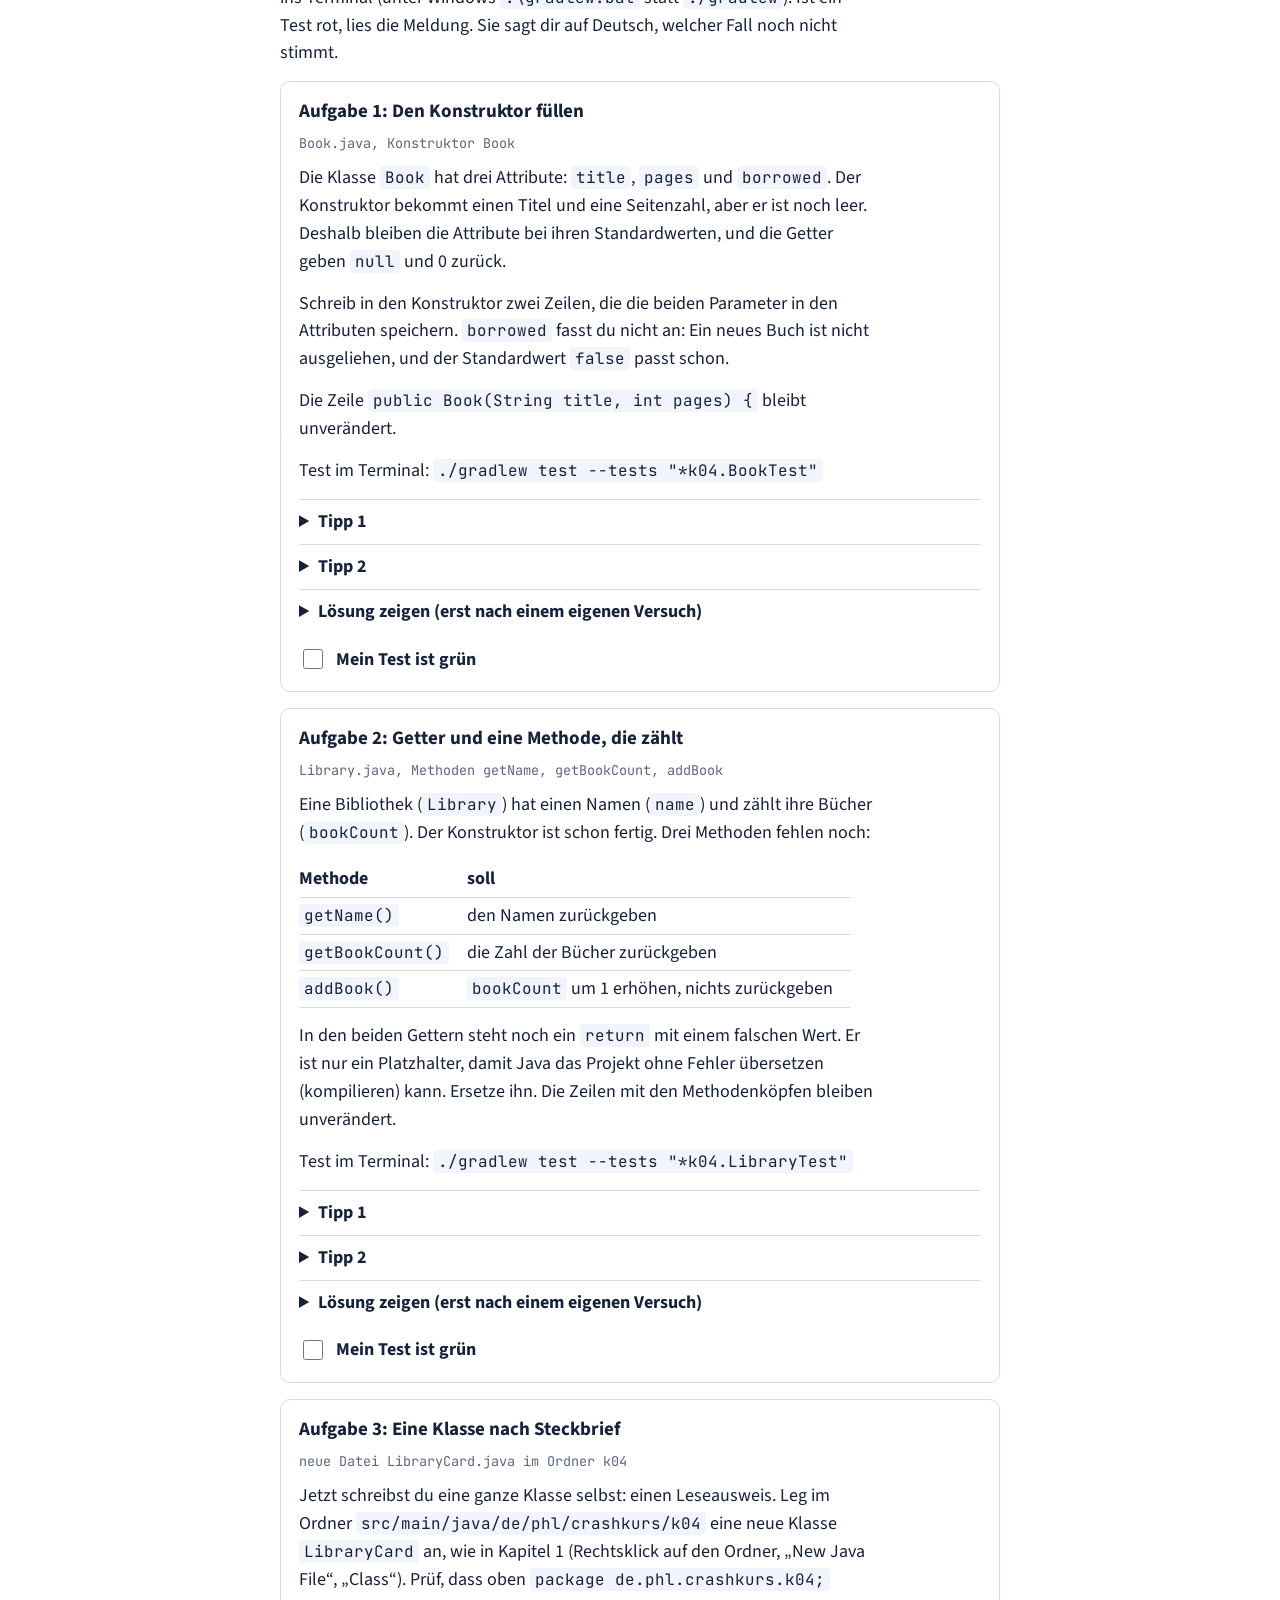
<file: docs/kapitel-04.html>
<!doctype html>
<html lang="de">
<head>
<meta charset="utf-8">
<meta name="viewport" content="width=device-width, initial-scale=1">
<title>Kapitel 4: Klassen und Objekte – Java-Crashkurs</title>
<link rel="preconnect" href="https://fonts.googleapis.com">
<link rel="preconnect" href="https://fonts.gstatic.com" crossorigin>
<link href="https://fonts.googleapis.com/css2?family=Source+Sans+3:ital,wght@0,400;0,700;1,400&family=JetBrains+Mono:wght@400;700&display=swap" rel="stylesheet">
<link rel="stylesheet" href="kurs.css">
<style>
/* Nur in diesem Kapitel: nummerierte Reihenfolge unter dem Schaubild */
.k04-ablauf { counter-reset: k04; list-style: none; padding-left: 0; }
.k04-ablauf li { counter-increment: k04; position: relative; padding-left: 38px; margin-bottom: 10px; }
.k04-ablauf li::before { content: counter(k04); position: absolute; left: 0; top: 0; width: 26px; height: 26px; border-radius: 50%; border: 2px solid currentColor; font-weight: 700; font-size: 14px; display: flex; align-items: center; justify-content: center; }
</style>
</head>
<body>
<main class="kurs">

  <p class="vorwissen">Das solltest du schon kennen: Variablen (benannte Speicherplätze für Werte) und ihre Typen aus Kapitel 2, Methoden mit Parametern und <code>return</code> aus Kapitel 3.</p>

  <p>In einer Bibliothek hat jedes Buch eine Karteikarte. Auf jeder Karte stehen dieselben Felder: Titel, Seitenzahl, ausgeliehen ja oder nein. Nur die Werte in den Feldern sind auf jeder Karte anders.</p>
  <p>Mit dem, was du bisher kennst, bräuchtest du für jedes Buch drei eigene Variablen:</p>
  <div class="code" data-legende="nein" data-code='String title1 = "Momo";
int pages1 = 320;
boolean borrowed1 = false;
String title2 = "Krabat";
int pages2 = 288;
boolean borrowed2 = false;'></div>
  <p>Bei 1000 Büchern wären das 3000 Variablen. Und nichts sagt Java, dass <code>title2</code> und <code>pages2</code> zum selben Buch gehören. Deshalb gibt es Klassen. Eine Klasse bündelt alles, was zusammengehört.</p>

  <h2>Bauplan und Ding: Klasse und Objekt</h2>
  <p>Eine <strong>Klasse</strong> ist ein Bauplan. Sie legt fest, welche Felder jede Karte hat. Werte enthält sie selbst noch keine. Sie ist wie der leere Vordruck einer Karteikarte.</p>
  <p>Ein <strong>Objekt</strong> ist ein Ding, das nach dem Bauplan entsteht. Es ist wie eine ausgefüllte Karte. Aus einem Bauplan kannst du beliebig viele Objekte bauen. Jedes hat seine eigenen Werte.</p>
  <p>So sieht der Bauplan für ein Buch in Java aus. Er steht in der Datei <code>Book.java</code>:</p>
  <div class="code" data-code='public class Book {
    private «typ:String» «pink:title»;
    private «typ:int» «pink:pages»;
    private «typ:boolean» «pink:borrowed»;
}'></div>
  <p>Die drei Zeilen in der Klasse heißen <strong>Attribute</strong>. Ein Attribut ist eine Variable, die zu einem Objekt gehört. Du schreibst es wie eine Variable aus Kapitel 2: erst der Typ, dann der Name. Attribute stehen direkt in der Klasse, außerhalb jeder Methode.</p>
  <p>Neu ist das Wort <code>private</code>. Es heißt: Nur der Code in dieser Klasse darf das Attribut direkt lesen und ändern. Andere Klassen müssen das Objekt fragen. Wie das geht, zeigt der Abschnitt „Getter“ weiter unten. Schreib <code>private</code> vor jedes Attribut und lass es dabei.</p>

  <h2>Der Konstruktor füllt ein neues Objekt</h2>
  <p>Wenn ein neues Buch entsteht, sollen seine Attribute gleich die richtigen Werte bekommen. Das erledigt der <strong>Konstruktor</strong>. Ein Konstruktor ist ein Programmteil, der beim Bauen eines Objekts genau einmal läuft und die Attribute füllt. Er steht in der Klasse, meistens direkt unter den Attributen:</p>
  <div class="code" data-code='public «pink:Book»(«tuerkis:String title, int pages») {
    this.title = title;
    this.pages = pages;
}'></div>
  <p>Ein Konstruktor sieht fast aus wie eine Methode aus Kapitel 3. Es gibt aber zwei Unterschiede, und beide sind wichtig:</p>
  <div class="aufbau">
    <div class="teil" data-farbe="pink"><span class="stueck">Book</span><span class="heisst"><b>Heißt wie die Klasse</b>Genau gleich geschrieben, mit großem Anfangsbuchstaben. Daran erkennt Java den Konstruktor.</span></div>
    <div class="teil" data-farbe="typ"><span class="stueck">kein Typ</span><span class="heisst"><b>Kein Rückgabetyp</b>Vor dem Namen steht nur <code>public</code>. Kein <code>int</code>, kein <code>String</code>, auch kein <code>void</code>.</span></div>
    <div class="teil" data-farbe="tuerkis"><span class="stueck">(String title, int pages)</span><span class="heisst"><b>Die Parameter</b>Die Werte, die der Konstruktor beim Bauen bekommt, wie bei einer Methode.</span></div>
  </div>

  <p>Das dritte Attribut, <code>borrowed</code>, kommt im Konstruktor nicht vor. Das ist Absicht: Ein neues Buch ist noch nicht ausgeliehen. Dafür reicht der Standardwert <code>false</code>, also der Startwert, den Java jedem neuen Objekt von selbst gibt. Als Parameter bekommt der Konstruktor nur Werte, die bei jedem Buch anders sind.</p>

  <h2>this: links das Attribut, rechts der Parameter</h2>
  <p>Im Konstruktor gibt es zwei Dinge mit dem Namen <code>title</code>: das Attribut des Objekts und den Parameter. Die Zeile <code>this.title = title;</code> unterscheidet sie:</p>
  <div class="code" data-code='«violett:this».«pink:title» = «tuerkis:title»;'></div>
  <p class="vorlesen">Speichere den <span class="t-tuerkis">Wert aus dem Parameter <code>title</code></span> im <span class="t-pink">Attribut <code>title</code></span> von <span class="t-violett">diesem Objekt</span>.</p>
  <p><code>this</code> heißt „dieses Objekt“: das Objekt, um das es gerade geht. Im Konstruktor meint <code>this</code> das neue Objekt, das <code>new</code> gerade baut. <code>this.title</code> ist also das Attribut auf seiner Karte. <code>title</code> allein meint den Parameter. Wie immer bei einer Zuweisung mit <code>=</code> wandert der Wert von rechts nach links.</p>

  <h2>Ein Objekt bauen mit new</h2>
  <p>Ein Objekt baust du an einer anderen Stelle, zum Beispiel in <code>main</code>. Dafür schreibst du das Wort <code>new</code>. Diese eine Zeile hat vier Teile:</p>
  <div class="aufbau">
    <div class="teil" data-farbe="typ"><span class="stueck">Book</span><span class="heisst"><b>Der Typ</b>Was für ein Ding in der Variable steckt: ein Buch. Der Typ ist der Name der Klasse.</span></div>
    <div class="teil" data-farbe="pink"><span class="stueck">b</span><span class="heisst"><b>Der Name</b>So heißt die Variable, über die du das Buch später erreichst.</span></div>
    <div class="teil" data-farbe="violett"><span class="stueck">new Book</span><span class="heisst"><b>new</b>Baut ein neues Objekt nach dem Bauplan <code>Book</code>.</span></div>
    <div class="teil" data-farbe="tuerkis"><span class="stueck">("Momo", 320)</span><span class="heisst"><b>Die Werte</b>Gehen an den Konstruktor, in derselben Reihenfolge wie seine Parameter.</span></div>
  </div>
  <div class="code" data-code='«typ:Book» «pink:b» = «violett:new Book»(«tuerkis:"Momo", 320»);'></div>
  <p class="vorlesen">Leg eine Variable vom <span class="t-typ">Typ Book</span> mit dem <span class="t-pink">Namen b</span> an, <span class="t-violett">bau ein neues Buch</span> mit den <span class="t-tuerkis">Werten „Momo“ und 320</span> und lass <code>b</code> darauf zeigen.</p>
  <p>Java arbeitet diese Zeile in vier Schritten ab, zuerst rechts vom <code>=</code>, dann links:</p>
  <ol class="k04-ablauf">
    <li><span class="t-violett"><code>new</code></span> baut ein neues, leeres Objekt: eine Karte im Speicher. Ihre Attribute bekommen zuerst Standardwerte: 0 für Zahlen, <code>false</code> für <code>boolean</code> und <code>null</code> für Text und Objekte. <code>null</code> heißt: Hier ist noch nichts. Standardwerte bekommen nur Attribute. Eine Variable in einer Methode hat ohne Zuweisung keinen Wert. Das kennst du als Fehler „ohne Wert benutzt“ aus Kapitel 2.</li>
    <li>Java springt in den Konstruktor. Die <span class="t-tuerkis">Werte „Momo“ und 320</span> landen in seinen Parametern <code>title</code> und <code>pages</code>.</li>
    <li>Der Konstruktor läuft Zeile für Zeile und schreibt die Werte auf die Karte.</li>
    <li>Zurück in der Zeile mit <code>new</code>: Die Variable <span class="t-pink"><code>b</code></span> bekommt einen Pfeil auf die Karte. In <code>b</code> steckt also nicht das Buch selbst, sondern der Weg zu ihm.</li>
  </ol>
  <h2>Getter: ein Objekt nach einem Wert fragen</h2>
  <p>Ist das Buch gebaut, kannst du Methoden an ihm aufrufen und es nach seinen Werten fragen, zum Beispiel nach seinem Titel. Das schreibst du so: <code>b.getTitle()</code>. Der Punkt heißt: Ruf diese Methode an dem Objekt auf, auf das <code>b</code> zeigt. <code>getTitle()</code> ist eine Methode in der Klasse <code>Book</code>. Sie gibt den Titel mit <code>return</code> zurück:</p>
  <div class="code" data-code='public «typ:String» «pink:getTitle»() {
    return title;
}'></div>
  <p>Eine Methode, die nur den Wert eines Attributs zurückgibt, heißt <strong>Getter</strong>. Ihr Name beginnt mit <code>get</code>, danach kommt der Name des Attributs mit großem Anfangsbuchstaben: <code>getTitle</code>, <code>getPages</code>. Bei <code>boolean</code>-Attributen beginnt der Name meistens mit <code>is</code>: <code>isBorrowed</code>. Weil die Attribute <code>private</code> sind, kommen andere Klassen nur über solche Methoden an die Werte.</p>
  <p>Zwei Dinge sind anders als bei den Methoden in Kapitel 3:</p>
  <ul>
    <li>Vor dem Methodennamen fehlt <code>static</code>. Methoden, die mit den Attributen eines Objekts arbeiten, haben kein <code>static</code>. Lass <code>static</code> hier weg. Kapitel 6 erklärt den Unterschied.</li>
    <li>In <code>getTitle</code> steht <code>title</code> ohne <code>this.</code> davor. Das geht, weil es dort keinen Parameter mit demselben Namen gibt. Java nimmt dann von selbst das Attribut des Objekts, an dem du die Methode aufrufst.</li>
  </ul>
  <h2>Alles zusammen, Schritt für Schritt</h2>
  <p>Schau dir das jetzt Schritt für Schritt an. Links steht <code>Main.java</code> mit <code>main</code>, rechts der Bauplan <code>Book.java</code>. Achte bei jedem Schritt auf drei Dinge: welche Datei gerade gelb ist, was unter „Im Speicher“ bei den Variablen steht und was auf der Karte ① steht.</p>

  <div id="lauf1"></div>

  <p>Wähl im Lauf auch ein anderes Buch aus. Der Bauplan bleibt gleich, nur die Werte auf der Karte ändern sich.</p>

  <h2>Zwei Objekte, zwei Karten</h2>
  <p>Methoden dürfen Attribute auch ändern. Die Methode <code>borrow()</code> (ausleihen) setzt <code>borrowed</code> auf <code>true</code>:</p>
  <div class="code" data-code='public void «pink:borrow»() {
    borrowed = true;
}'></div>
  <p>Sie ändert nur das Objekt, an dem du sie aufrufst. Das zeigt der nächste Lauf mit zwei Büchern. Wähl im Lauf aus, welches Buch du ausleihst.</p>

  <div id="lauf2"></div>

  <p>Beide Bücher stammen aus demselben Bauplan, aber jedes hat seine eigene Karte. <code>b1.borrow()</code> ändert nur die Karte, auf die <code>b1</code> zeigt.</p>

  <h2>Wenn this fehlt</h2>
  <p>Ein Fehler passiert im Konstruktor besonders oft: <code>this.</code> fehlt. Dann steht da <code>title = title;</code>. VS Code unterstreicht das nicht rot, das Programm läuft. Trotzdem stimmt das Ergebnis nicht. Vergleich die beiden Fassungen.</p>

  <div id="lauf3"></div>

  <p>Ohne <code>this.</code> meint <code>title</code> auf beiden Seiten den Parameter. Der Parameter bekommt seinen eigenen Wert noch einmal. Das Attribut <code>title</code> auf der Karte bleibt <code>null</code>. Manchmal gibt ein Getter <code>null</code> oder 0 zurück, obwohl du bei <code>new</code> Werte mitgegeben hast. Schau dann zuerst in den Konstruktor.</p>

  <div class="merke">
    <h3>Sechs Regeln zum Merken</h3>
    <ol>
      <li>Eine Klasse ist ein Bauplan. Mit <code>new</code> baust du daraus ein Objekt. Aus einem Bauplan entstehen beliebig viele Objekte, jedes mit eigenen Werten.</li>
      <li>Attribute stehen in der Klasse außerhalb jeder Methode, mit <code>private</code> davor: <code>private int pages;</code></li>
      <li>Der Konstruktor heißt genau wie die Klasse und hat keinen Rückgabetyp, auch kein <code>void</code>.</li>
      <li>Der Konstruktor läuft bei jedem <code>new</code> genau einmal und füllt die Attribute. Die Werte in <code>new Book("Momo", 320)</code> kommen in derselben Reihenfolge an wie seine Parameter.</li>
      <li><code>this.title = title;</code> heißt: links das Attribut des Objekts, rechts der Parameter. Heißt der Parameter wie das Attribut, brauchst du <code>this.</code>. Fehlt es, behält das Attribut seinen Standardwert.</li>
      <li><code>b.getTitle()</code> ruft die Methode an dem Objekt auf, auf das <code>b</code> zeigt. Ein Getter gibt den Wert eines Attributs zurück.</li>
    </ol>
  </div>

  <h2>Fünf häufige Fehler verstehen und beheben</h2>
  <p>Die ersten drei Fehler unterstreicht VS Code rot. Das Programm startet dann nicht. Beim vierten zeigt VS Code nur eine gelbe Warnung, und das Programm liefert ein falsches Ergebnis. Der fünfte Fehler bricht das Programm erst beim Laufen ab. Gerade die letzten beiden solltest du kennen.</p>
  <div id="fehler"></div>

  <h2>Kurz geprüft: Klassen und Objekte</h2>
  <p>Sechs kurze Aufgaben zum Mitdenken. Geh den Code im Kopf durch. Stell dir dabei die Karten im Speicher vor, wie in den Läufen oben.</p>
  <div id="fragen"></div>

  <h2>Jetzt schreibst du selbst: drei Aufgaben im Projekt</h2>
  <p>Die Aufgaben liegen im Übungsprojekt im Ordner <code>src/main/java/de/phl/crashkurs/k04</code>. Sie werden schwerer: In Aufgabe 1 füllst du einen Konstruktor, in Aufgabe 2 schreibst du Methoden, in Aufgabe 3 baust du eine ganze Klasse selbst.</p>
  <p>Starte nach jeder Aufgabe ihren Test: Öffne die Testdatei im Ordner <code>src/test/java/de/phl/crashkurs/k04</code> und klick links neben dem Klassennamen auf den grünen Pfeil. Oder tippe den Befehl aus der Aufgabe ins Terminal (unter Windows <code>.\gradlew.bat</code> statt <code>./gradlew</code>). Ist ein Test rot, lies die Meldung. Sie sagt dir auf Deutsch, welcher Fall noch nicht stimmt.</p>
  <div id="aufgaben"></div>

</main>

<script src="kurs.js"></script>
<script>
(function () {
  function bookCode(mitThis) {
    return ['public class Book {', '    private String title;', '    private int pages;', '',
      '    public Book(String title, int pages) {', mitThis === false ? '        title = title;' : '        this.title = title;', '        this.pages = pages;', '    }', '',
      '    public String getTitle() {', '        return title;', '    }', '}'];
  }
  function mainCode(zeile) {
    return ['public class Main {', '    public static void main(String[] args) {', zeile, '        System.out.println(b.getTitle());', '    }', '}'];
  }
  var BUECHER = { 'Momo,320': ['"Momo"', 320], 'Krabat,288': ['"Krabat"', 288], 'Emil,128': ['"Emil"', 128] };

  /* Schritte für: Book b = new Book(t, p); System.out.println(b.getTitle());  (mitThis: false = this. fehlt in Zeile 6) */
  function bauen(t, p, mitThis, kurzGetter) {
    var a = Kurs.ablauf();
    var ohne = t.replace(/"/g, '');
    a.datei('Main.java').objekt('1', 'Book', [['title', Kurs.NULL], ['pages', 0]])
      .schritt(3, 'Java beginnt rechts vom <code>=</code>: <code>new</code> baut ein neues Objekt nach dem Bauplan <code>Book</code>. Unter „Objekte“ erscheint die Karte ①. Ihre Attribute haben noch Standardwerte: <code>null</code> (noch kein Text) und 0.');
    a.bereich('Book(…)', 'Book.java').setze('this', { ref: '1' }).setze('title', t).setze('pages', p)
      .schritt(5, 'Java springt in den Konstruktor in <code>Book.java</code>. Die Werte aus Zeile 3 landen in den Parametern: <code>title</code> ist ' + t + ', <code>pages</code> ist ' + p + '. Dazu kommt <code>this</code>: Es zeigt auf die Karte ①, also auf das neue Objekt, das <code>new</code> gerade baut. Zeile 3 in <code>Main.java</code> wartet so lange.');
    if (mitThis === false) {
      a.schritt(6, 'Hier fehlt <code>this.</code>. Deshalb meint <code>title</code> auf beiden Seiten den Parameter. Der Parameter bekommt seinen eigenen Wert ' + t + ' noch einmal. Auf der Karte ① ändert sich nichts: <code>title</code> bleibt <code>null</code>.');
    } else {
      a.attr('1', 'title', t).schritt(6, 'Links steht <code>this.title</code>: das Attribut auf der Karte ①. Rechts steht <code>title</code>: der Parameter mit dem Wert ' + t + '. Der Wert wandert von rechts nach links auf die Karte.');
    }
    a.attr('1', 'pages', p).schritt(7, 'Dasselbe für die Seitenzahl: <code>this.pages</code> auf der Karte bekommt den Wert ' + p + ' aus dem Parameter <code>pages</code>.');
    a.verlasse().setze('b', { ref: '1' })
      .schritt(3, 'Der Konstruktor ist fertig. Sein Bereich mit den Parametern verschwindet, die Karte ① bleibt. Java ist zurück in Zeile 3 und erledigt den linken Teil: Die Variable <code>b</code> bekommt einen Pfeil auf die Karte ①.');
    var titel = mitThis === false ? 'null' : ohne;
    if (kurzGetter) {
      a.aus(titel).schritt(4, '<code>b.getTitle()</code> fragt das Objekt ① nach seinem Titel. Der Getter gibt das Attribut <code>title</code> zurück: ' + (mitThis === false ? '<code>null</code>. Auf der Karte steht noch kein Titel. <code>println</code> gibt das als „null“ aus.' : t + '. <code>println</code> gibt den Text aus.'));
    } else {
      a.schritt(4, '<code>b.getTitle()</code> heißt: Frag das Objekt, auf das <code>b</code> zeigt, nach seinem Titel. <code>b</code> zeigt auf die Karte ①.');
      a.bereich('getTitle()', 'Book.java').setze('this', { ref: '1' })
        .schritt(11, 'Java springt in die Methode <code>getTitle</code>. <code>this</code> zeigt auf ①, weil der Aufruf <code>b.getTitle()</code> hieß. <code>title</code> ist hier das Attribut auf dieser Karte. <code>return</code> gibt seinen Wert zurück.', { gibt: t });
      a.verlasse().aus(ohne).schritt(4, 'Zurück in Zeile 4 von <code>Main.java</code>: Der Rückgabewert ' + t + ' kommt an. <code>println</code> gibt ihn aus.');
    }
    return a.schritte;
  }

  var BOOK2 = ['public class Book {', '    private String title;', '    private int pages;', '    private boolean borrowed;', '',
    '    public Book(String title, int pages) {', '        this.title = title;', '        this.pages = pages;', '    }', '',
    '    public void borrow() {', '        borrowed = true;', '    }', '',
    '    public boolean isBorrowed() {', '        return borrowed;', '    }', '}'];

  Kurs.start({
    nr: 4,
    legende: { typ: 'Typ', pink: 'Name', violett: 'new und this', tuerkis: 'Parameter, Werte für den Konstruktor' },

    laeufe: {
      lauf1: {
        nebeneinander: true,
        eingabe: { art: 'wahl', label: 'Buch', werte: [{ text: '"Momo", 320', wert: 'Momo,320' }, { text: '"Krabat", 288', wert: 'Krabat,288' }, { text: '"Emil", 128', wert: 'Emil,128' }] },
        dateien: function (v) {
          var b = BUECHER[v];
          return [{ name: 'Main.java', code: mainCode('        «typ:Book» «pink:b» = «violett:new» Book(«tuerkis:' + b[0] + ', ' + b[1] + '»);') }, { name: 'Book.java', code: bookCode(true) }];
        },
        schritte: function (v) { var b = BUECHER[v]; return bauen(b[0], b[1], true, false); }
      },
      lauf2: {
        nebeneinander: true,
        eingabe: { art: 'wahl', label: 'Buch ausleihen', werte: [{ text: 'b1.borrow()', wert: 'b1' }, { text: 'b2.borrow()', wert: 'b2' }] },
        dateien: function (v) {
          return [{ name: 'Main.java', code: ['public class Main {', '    public static void main(String[] args) {', '        Book b1 = new Book("Momo", 320);', '        Book b2 = new Book("Krabat", 288);',
            '        ' + v + '.borrow();', '        System.out.println(b1.isBorrowed());', '        System.out.println(b2.isBorrowed());', '    }', '}'] }, { name: 'Book.java', code: BOOK2 }];
        },
        schritte: function (v) {
          var a = Kurs.ablauf(), id = v === 'b1' ? '1' : '2';
          a.datei('Main.java').objekt('1', 'Book', [['title', '"Momo"'], ['pages', 320], ['borrowed', false]]).setze('b1', { ref: '1' })
            .schritt(3, 'Das erste Buch entsteht. Der Konstruktor läuft genau wie im Lauf oben. Hier ist das in einem Schritt zusammengefasst. <code>borrowed</code> füllt der Konstruktor nicht, also bleibt der Standardwert <code>false</code>.');
          a.objekt('2', 'Book', [['title', '"Krabat"'], ['pages', 288], ['borrowed', false]]).setze('b2', { ref: '2' })
            .schritt(4, 'Das zweite Buch entsteht nach demselben Bauplan. Es bekommt seine eigene Karte ② mit eigenen Werten. <code>b2</code> zeigt auf ②.');
          a.schritt(5, '<code>' + v + '.borrow()</code> ruft die Methode <code>borrow</code> an dem Objekt auf, auf das <code>' + v + '</code> zeigt. <code>' + v + '</code> zeigt auf die Karte ' + (id === '1' ? '①' : '②') + '.');
          a.bereich('borrow()', 'Book.java').setze('this', { ref: id })
            .schritt(11, 'Java springt in <code>borrow</code>. <code>this</code> zeigt auf ' + (id === '1' ? '①' : '②') + ', weil der Aufruf <code>' + v + '.borrow()</code> hieß.');
          a.attr(id, 'borrowed', true).schritt(12, '<code>borrowed</code> ist das Attribut des Objekts, auf das <code>this</code> zeigt. Nur auf der Karte ' + (id === '1' ? '①' : '②') + ' steht jetzt <code>true</code>. Die andere Karte bleibt, wie sie war.');
          a.verlasse().aus(String(id === '1')).schritt(6, 'Zurück in <code>main</code>. <code>b1.isBorrowed()</code> fragt die Karte ① und bekommt <code>' + (id === '1') + '</code> zurück. Den Sprung in den Getter zeigt dieser Lauf nicht.');
          a.aus(String(id === '2')).schritt(7, '<code>b2.isBorrowed()</code> fragt die Karte ② und bekommt <code>' + (id === '2') + '</code> zurück. Jedes Objekt hat seine eigenen Attribute.');
          return a.schritte;
        }
      },
      lauf3: {
        nebeneinander: true,
        legende: { pink: 'Attribut', tuerkis: 'Parameter', violett: 'this' },
        eingabe: { art: 'wahl', label: 'Konstruktor', werte: [{ text: 'mit this.', wert: 'mit' }, { text: 'ohne this.', wert: 'ohne' }] },
        dateien: function (v) {
          var b = bookCode(v === 'mit');
          b[5] = v === 'mit' ? '        «violett:this».«pink:title» = «tuerkis:title»;' : '        «tuerkis:title» = «tuerkis:title»;';
          return [{ name: 'Main.java', code: mainCode('        Book b = new Book("Momo", 320);') }, { name: 'Book.java', code: b }];
        },
        schritte: function (v) { return bauen('"Momo"', 320, v === 'mit', true); }
      }
    },

    fehler: [
      { titel: 'new vergessen', code: ['Book b = Book("Momo", 320);'], rot: [1], quelle: 'VS Code', meldung: 'The method Book(String, int) is undefined for the type Main',
        text: '<p>Ohne <code>new</code> hält Java <code>Book(…)</code> für den Aufruf einer Methode mit dem Namen <code>Book</code>. So eine Methode gibt es nicht. Ein Objekt baust du immer mit <code>new</code>: <code>Book b = new Book("Momo", 320);</code></p>' },
      { titel: 'Werte passen nicht zum Konstruktor', code: ['Book b = new Book(320, "Momo");'], rot: [1], quelle: 'VS Code', meldung: 'The constructor Book(int, String) is undefined',
        text: '<p>Der Konstruktor erwartet zuerst einen Text, dann eine Zahl: <code>Book(String title, int pages)</code>. Hier stehen die Werte andersherum. Java sucht einen Konstruktor, der zuerst eine Zahl nimmt, und findet keinen. Genauso bei zu wenigen Werten: <code>new Book("Momo")</code> ergibt <span class="meldung">The constructor Book(String) is undefined</span>.</p><p>Schau in den Kopf des Konstruktors und gib die Werte in genau dieser Reihenfolge und Anzahl mit.</p>' },
      { titel: 'void vor dem Konstruktor', code: ['// in Book.java:', 'public void Book(String title, int pages) {', '    this.title = title;', '    this.pages = pages;', '}', '', '// in Main.java:', 'Book b = new Book("Momo", 320);'], rot: [8], quelle: 'VS Code', meldung: 'The constructor Book(String, int) is undefined',
        text: '<p>Mit <code>void</code> davor ist das kein Konstruktor mehr. Java hält es für eine Methode, die genauso heißt wie die Klasse. In <code>Book.java</code> zeigt VS Code dazu nur eine gelbe Warnung: <code>This method has a constructor name</code> („Diese Methode hat den Namen eines Konstruktors“). Rot unterstreicht VS Code erst Zeile 8 in <code>Main.java</code>, wo du <code>new Book("Momo", 320)</code> schreibst. Dort steht die Meldung oben.</p><p>Deshalb suchst du die Ursache leicht an der falschen Stelle. Lass <code>void</code> vor dem Konstruktor weg.</p>' },
      { titel: 'this. vergessen', code: ['public Book(String title, int pages) {', '    title = title;', '    this.pages = pages;', '}'],
        text: '<p>Kein roter Fehler, das Programm läuft. VS Code unterstreicht die Zeile 2 nur gelb, das ist eine Warnung: <code>The assignment to variable title has no effect</code> („Diese Zuweisung bewirkt nichts“). Das Attribut <code>title</code> bleibt <code>null</code>, wie der Lauf oben zeigt. Schreib <code>this.title = title;</code></p>' },
      { titel: 'Variable ohne Objekt: NullPointerException', code: ['Book b = null;', 'System.out.println(b.getTitle());'], rot: [2], quelle: 'Programm',
        meldung: 'Exception in thread "main" java.lang.NullPointerException: Cannot invoke "Book.getTitle()" because "b" is null',
        text: '<p><code>null</code> heißt: Die Variable zeigt auf kein Objekt. Rufst du eine Methode an einem Objekt auf, das es nicht gibt, bricht Java mit einer Exception (einem Laufzeitfehler) ab. Das Programm stoppt genau in dieser Zeile. Kapitel 11 erklärt solche Abbrüche genauer.</p><p>So direkt schreibst du <code>null</code> selten hin. Der Fehler passiert meist, wenn ein Attribut vom Typ einer Klasse nie einen Wert bekommt. Dann behält es den Standardwert <code>null</code>. Sorg dafür, dass vor dem Punkt immer eine Variable steht, die mit <code>new</code> ein Objekt bekommen hat.</p>' }
    ],

    fragen: [
      { art: 'wahl', frage: 'Was gibt dieses Programm aus?',
        code: ['Book a = new Book("Momo", 320);', 'Book b = new Book("Krabat", 288);', 'b.borrow();', 'System.out.println(a.isBorrowed());'],
        optionen: [
          { t: 'false', ok: true, warum: 'Richtig. a und b zeigen auf zwei verschiedene Karten. borrow() hat nur die Karte von b geändert. Auf der Karte von a steht weiter false.' },
          { t: 'true', warum: 'b.borrow() ändert nur das Objekt, auf das b zeigt. a zeigt auf eine andere Karte mit eigenen Attributen. Dort steht weiter der Standardwert false.' },
          { t: 'Fehler, weil a nie ausgeliehen wurde', warum: 'Das ist kein Fehler. borrowed hat von Anfang an einen Wert: den Standardwert false. Den gibt isBorrowed() hier zurück.' }
        ] },
      { art: 'zeile', frage: 'Welche Zeile ist der Kopf des Konstruktors? Klick sie an.',
        code: ['public class Book {', '    private int pages;', '', '    public int getPages() {', '        return pages;', '    }', '', '    public Book(int pages) {', '        this.pages = pages;', '    }', '}'],
        ok: 8,
        richtig: 'Richtig. Der Konstruktor heißt wie die Klasse und hat keinen Rückgabetyp. Er muss nicht als Erstes in der Klasse stehen.',
        falsch: 'Das ist nicht der Konstruktor. Such die Zeile, in der der Name genau wie die Klasse lautet und kein Rückgabetyp davor steht.',
        warum: { 1: 'Das ist der Kopf der Klasse, der Bauplan selbst. Der Konstruktor steht weiter unten in der Klasse.', 4: 'Das ist eine Methode, ein Getter. Vor dem Namen steht der Rückgabetyp int, und sie heißt getPages, nicht Book.' } },
      { art: 'reihenfolge', frage: 'Was passiert bei der Zeile Book b = new Book("Momo", 320);? Bring die Schritte in die richtige Reihenfolge.',
        zeilen: ['new baut eine leere Karte', 'Konstruktor bekommt die Werte', 'Konstruktor füllt die Karte', 'b zeigt auf die Karte'],
        richtig: 'Richtig. Erst rechts vom = (bauen und füllen), dann links (die Variable b zeigt auf das fertige Objekt).',
        falsch: 'Noch nicht ganz. Java arbeitet erst alles rechts vom = ab: bauen, dann füllen. Erst ganz am Ende bekommt die Variable links ihren Pfeil.' },
      { art: 'luecke', frage: 'Der Konstruktor soll die Seitenzahl im Attribut speichern. Was gehört in die Lücke?',
        code: ['public Book(String title, int pages) {', '    this.title = title;', '    this.___ = pages;', '}'], ok: ['pages'], proben: ['title', 'Pages', 'pages'],
        falschBei: { title: 'title ist schon in Zeile 2 gefüllt. Hier soll die Seitenzahl auf die Karte. Das Attribut dafür heißt pages.', Pages: 'Fast. Java unterscheidet Groß- und Kleinbuchstaben. Das Attribut heißt pages, klein geschrieben.' },
        richtig: 'Richtig. this.pages ist das Attribut auf der Karte, pages rechts ist der Parameter.',
        falsch: 'Das passt noch nicht. Links vom = steht das Attribut, in dem du die Seitenzahl speicherst.' },
      { art: 'wahl', frage: 'Im Konstruktor fehlt this. vor title. Dort steht nur title = title;. Was gibt das Programm aus?',
        code: ['Book b = new Book("Momo", 320);', 'System.out.println(b.getTitle());'],
        optionen: [
          { t: 'Momo', warum: 'Das wäre richtig mit this. davor. Ohne this. meint title auf beiden Seiten den Parameter. Auf der Karte kommt nichts an.' },
          { t: 'null', ok: true, warum: 'Richtig. Ohne this. bekommt der Parameter seinen eigenen Wert. Das Attribut behält seinen Standardwert null, und genau den gibt getTitle() zurück.' },
          { t: 'Das Programm startet nicht, weil title rot unterstrichen ist', warum: 'title = title; ist für Java erlaubt. VS Code zeigt nur eine gelbe Warnung. Das Programm läuft und gibt null aus.' }
        ] },
      { art: 'zuordnen', frage: 'Welcher Begriff bedeutet was?', linksCode: false,
        paare: [['Klasse', 'der Bauplan', 'Die Klasse legt nur fest, welche Attribute es gibt. Sie selbst hat noch keine Werte.'],
                ['Objekt', 'ein Ding, das nach dem Bauplan entsteht', 'Ein Objekt entsteht mit new und hat eigene Werte.'],
                ['Attribut', 'eine Variable, die zu einem Objekt gehört', 'Attribute wie title oder pages stehen auf der Karte jedes Objekts.'],
                ['Konstruktor', 'läuft bei new einmal und füllt die Attribute', 'Der Konstruktor heißt wie die Klasse und läuft bei jedem new genau einmal.'],
                ['this', 'das Objekt, um das es gerade geht', 'this zeigt im Konstruktor auf das neue Objekt, das new gerade baut.']],
        richtig: 'Alles richtig zugeordnet.', falsch: 'Noch nicht ganz. Rot markiert sind die Zeilen, die noch nicht passen:' }
    ],

    aufgaben: [
      { titel: 'Aufgabe 1: Den Konstruktor füllen', datei: 'Book.java, Konstruktor Book', befehl: './gradlew test --tests "*k04.BookTest"',
        text: '<p>Die Klasse <code>Book</code> hat drei Attribute: <code>title</code>, <code>pages</code> und <code>borrowed</code>. Der Konstruktor bekommt einen Titel und eine Seitenzahl, aber er ist noch leer. Deshalb bleiben die Attribute bei ihren Standardwerten, und die Getter geben <code>null</code> und 0 zurück.</p><p>Schreib in den Konstruktor zwei Zeilen, die die beiden Parameter in den Attributen speichern. <code>borrowed</code> fasst du nicht an: Ein neues Buch ist nicht ausgeliehen, und der Standardwert <code>false</code> passt schon.</p><p>Die Zeile <code>public Book(String title, int pages) {</code> bleibt unverändert.</p>',
        tipps: ['Für jedes Attribut eine Zeile. Links vom <code>=</code> steht das Attribut des Objekts, rechts der Parameter.', 'Die erste Zeile heißt <code>this.title = title;</code>. Die zweite schreibst du genauso für die Seitenzahl.'],
        loesung: ['public Book(String title, int pages) {', '    this.title = title;', '    this.pages = pages;', '}'] },
      { titel: 'Aufgabe 2: Getter und eine Methode, die zählt', datei: 'Library.java, Methoden getName, getBookCount, addBook', befehl: './gradlew test --tests "*k04.LibraryTest"',
        text: '<p>Eine Bibliothek (<code>Library</code>) hat einen Namen (<code>name</code>) und zählt ihre Bücher (<code>bookCount</code>). Der Konstruktor ist schon fertig. Drei Methoden fehlen noch:</p><table><tr><th>Methode</th><th>soll</th></tr><tr><td><code>getName()</code></td><td>den Namen zurückgeben</td></tr><tr><td><code>getBookCount()</code></td><td>die Zahl der Bücher zurückgeben</td></tr><tr><td><code>addBook()</code></td><td><code>bookCount</code> um 1 erhöhen, nichts zurückgeben</td></tr></table><p>In den beiden Gettern steht noch ein <code>return</code> mit einem falschen Wert. Er ist nur ein Platzhalter, damit Java das Projekt ohne Fehler übersetzen (kompilieren) kann. Ersetze ihn. Die Zeilen mit den Methodenköpfen bleiben unverändert.</p>',
        tipps: ['Ein Getter besteht aus einer einzigen Zeile: <code>return</code> und der Name des Attributs, zum Beispiel <code>return name;</code>', 'In <code>addBook()</code> änderst du das Attribut mit einer Zuweisung wie in Kapitel 2: <code>bookCount = bookCount + 1;</code> Die Methode hat <code>void</code>, also kein <code>return</code>.'],
        loesung: ['public String getName() {', '    return name;', '}', '', 'public int getBookCount() {', '    return bookCount;', '}', '', 'public void addBook() {', '    bookCount = bookCount + 1;', '}'] },
      { titel: 'Aufgabe 3: Eine Klasse nach Steckbrief', datei: 'neue Datei LibraryCard.java im Ordner k04', befehl: './gradlew test --tests "*k04.LibraryCardTest"',
        text: '<p>Jetzt schreibst du eine ganze Klasse selbst: einen Leseausweis. Leg im Ordner <code>src/main/java/de/phl/crashkurs/k04</code> eine neue Klasse <code>LibraryCard</code> an, wie in Kapitel 1 (Rechtsklick auf den Ordner, „New Java File“, „Class“). Prüf, dass oben <code>package de.phl.crashkurs.k04;</code> steht.</p><p>Steckbrief der Klasse:</p><table><tr><th>Teil</th><th>Beschreibung</th></tr><tr><td>Attribut <code>owner</code></td><td>Typ <code>String</code>, <code>private</code>: wem der Ausweis gehört</td></tr><tr><td>Attribut <code>loans</code></td><td>Typ <code>int</code>, <code>private</code>: Zahl der ausgeliehenen Bücher</td></tr><tr><td>Konstruktor <code>LibraryCard(String owner)</code></td><td>speichert den Namen; <code>loans</code> beginnt bei 0</td></tr><tr><td><code>String getOwner()</code></td><td>gibt den Namen zurück</td></tr><tr><td><code>int getLoans()</code></td><td>gibt die Zahl der Ausleihen zurück</td></tr><tr><td><code>void addLoan()</code></td><td>erhöht <code>loans</code> um 1</td></tr></table><p>Vor jeder Methode und vor dem Konstruktor steht <code>public</code>. Der Test sucht die Klasse über ihren Namen. Solange es sie nicht gibt, sagt er dir das.</p>',
        tipps: ['Bau die Klasse von oben nach unten: <code>package</code>-Zeile, <code>public class LibraryCard {</code>, die zwei Attribute, der Konstruktor, die drei Methoden, die schließende Klammer. Die Klasse <code>Book</code> aus Aufgabe 1 ist ein gutes Vorbild.', 'Der Konstruktor hat nur einen Parameter. Darin steht <code>this.owner = owner;</code>. Für <code>loans</code> brauchst du nichts zu tun: Der Standardwert ist schon 0. Du darfst aber auch <code>this.loans = 0;</code> schreiben.'],
        loesung: [{ datei: 'LibraryCard.java', code: ['package de.phl.crashkurs.k04;', '', 'public class LibraryCard {', '', '    private String owner;', '    private int loans;', '',
          '    public LibraryCard(String owner) {', '        this.owner = owner;', '        this.loans = 0;', '    }', '',
          '    public String getOwner() {', '        return owner;', '    }', '', '    public int getLoans() {', '        return loans;', '    }', '',
          '    public void addLoan() {', '        loans = loans + 1;', '    }', '}'] }] }
    ]
  });
})();
</script>
</body>
</html>
</file>
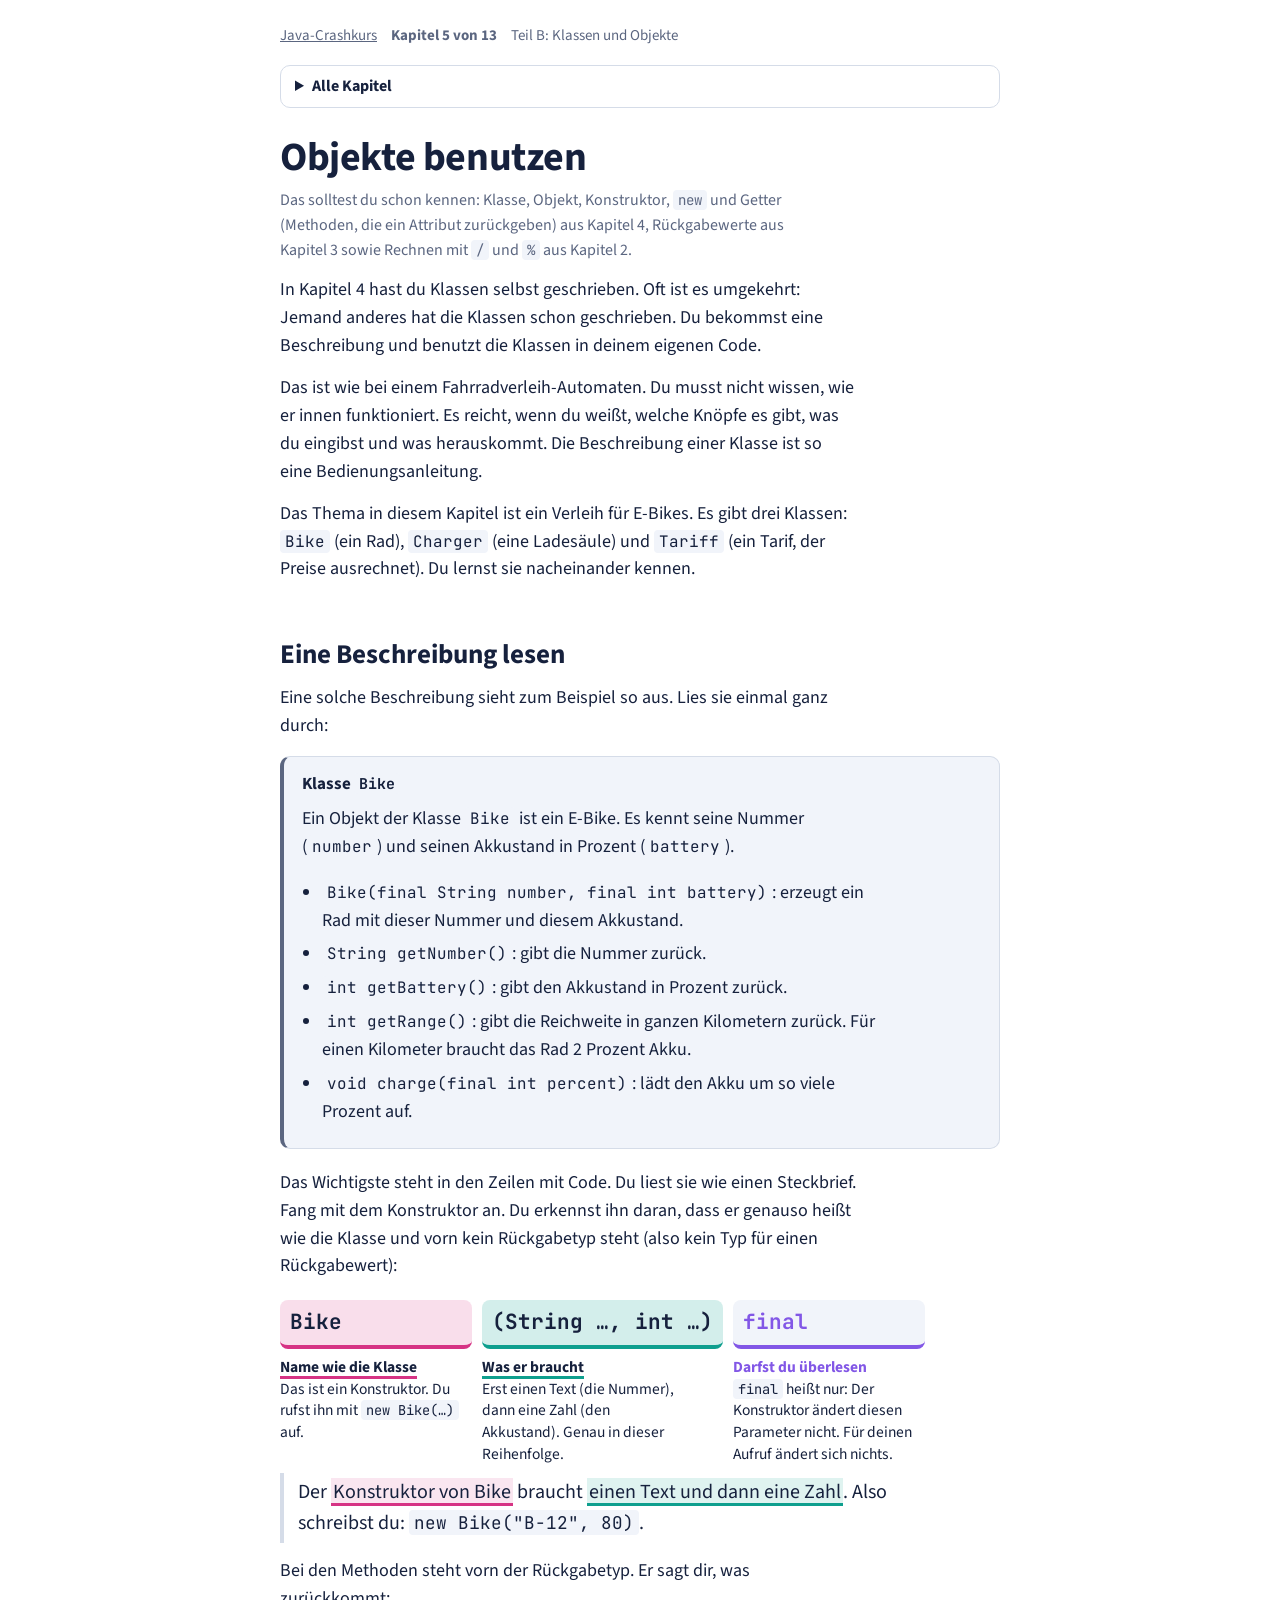
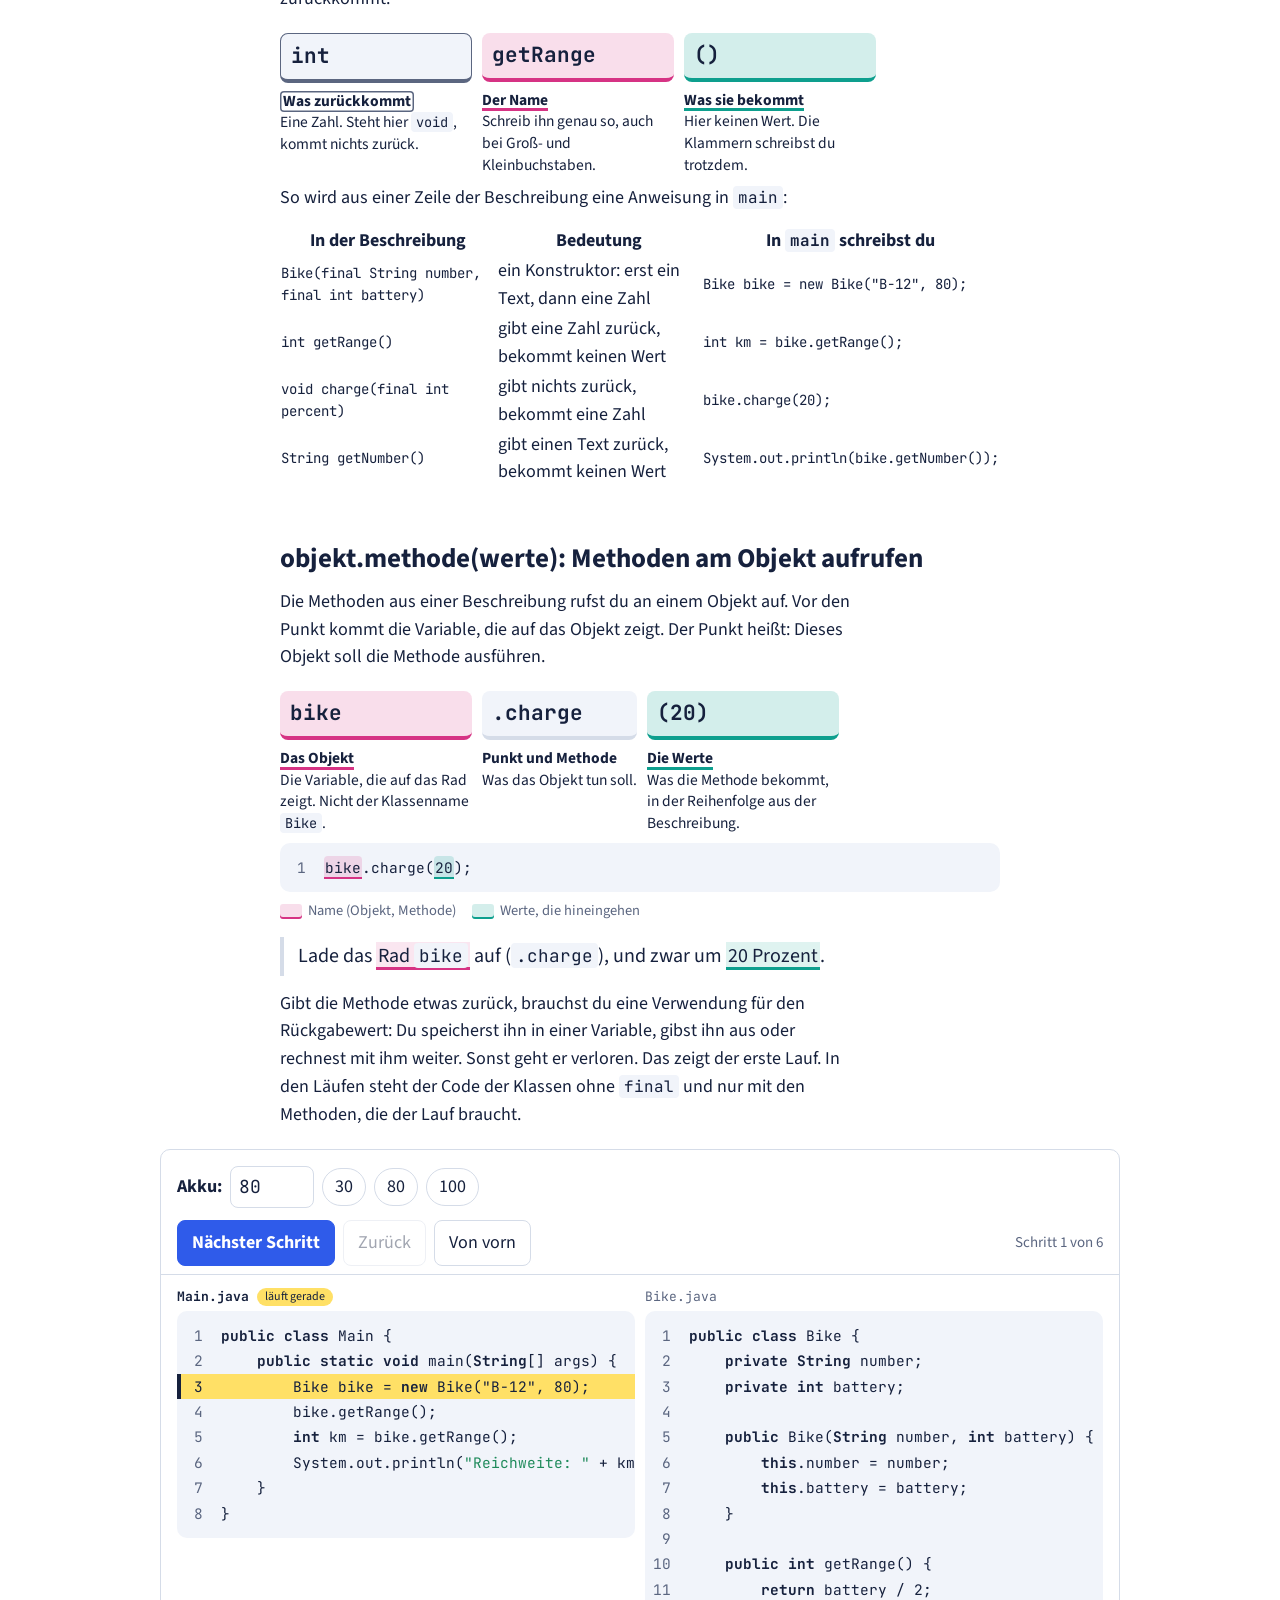
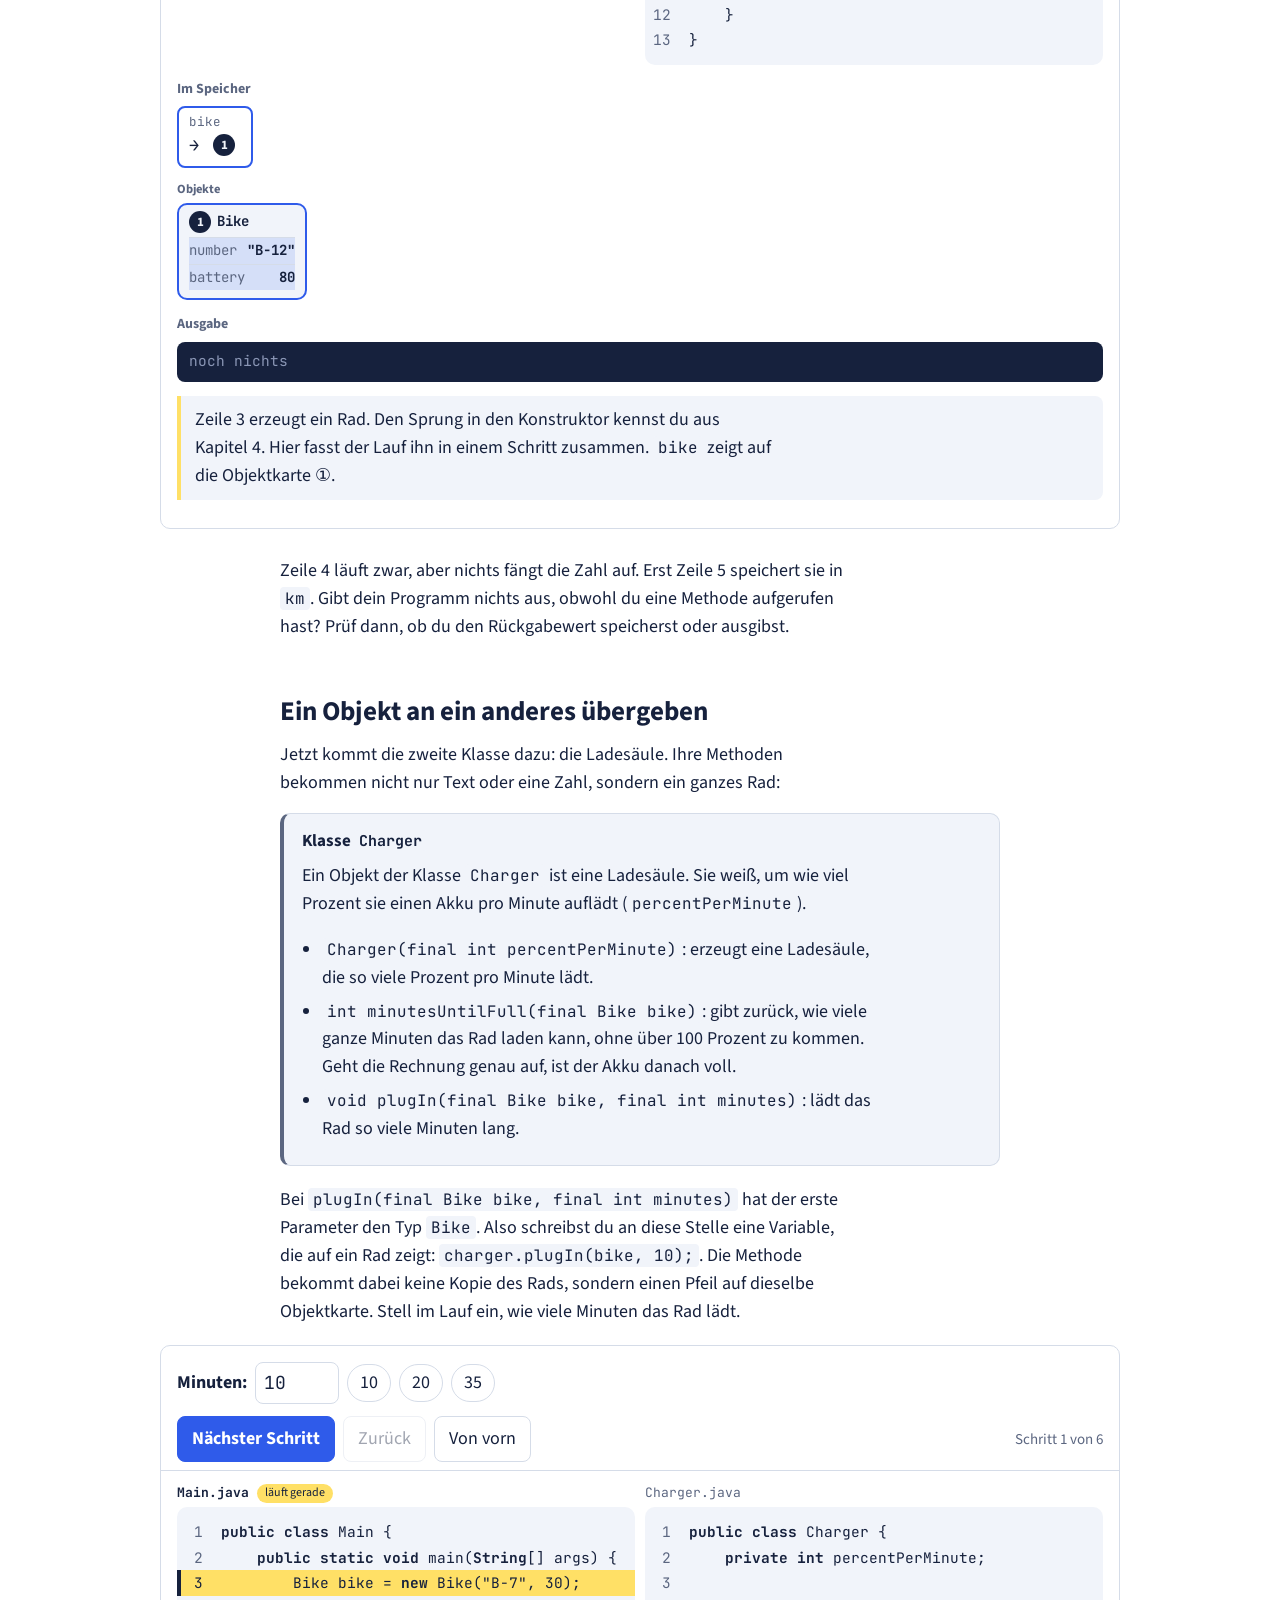
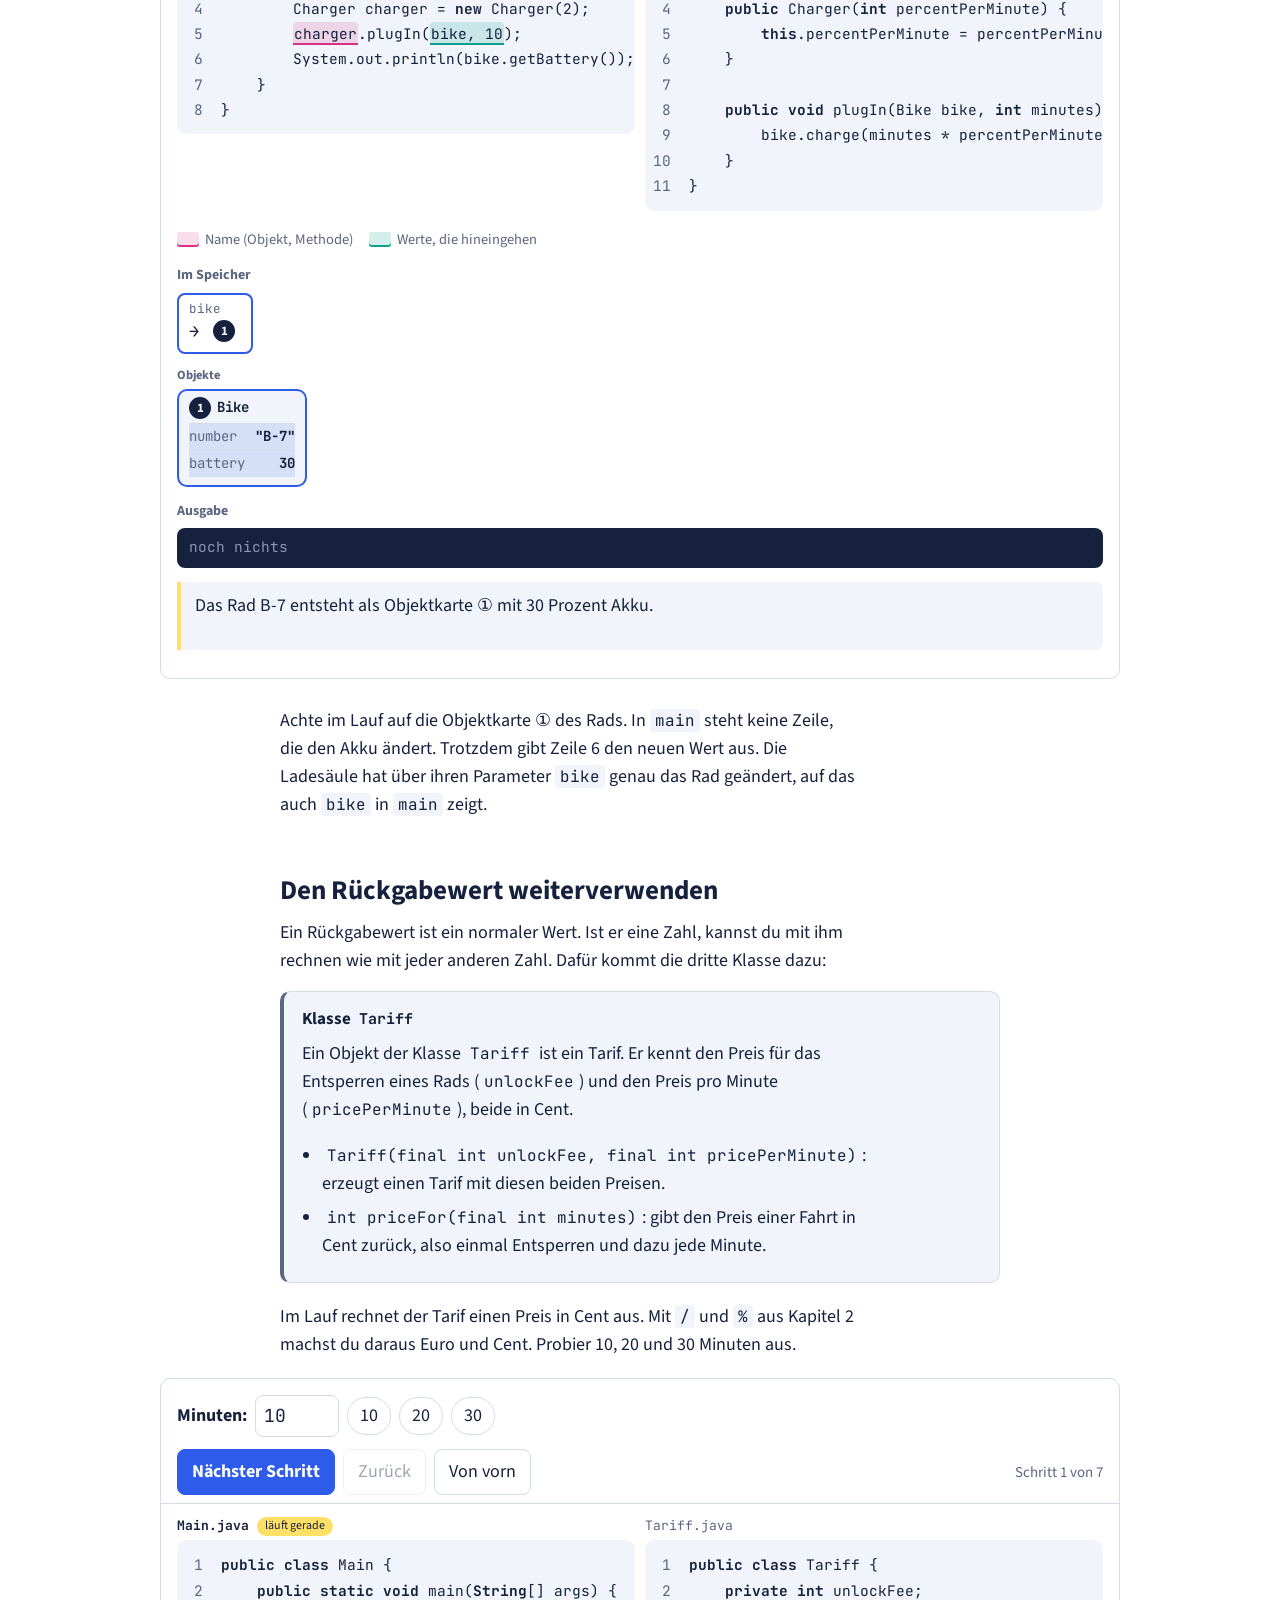
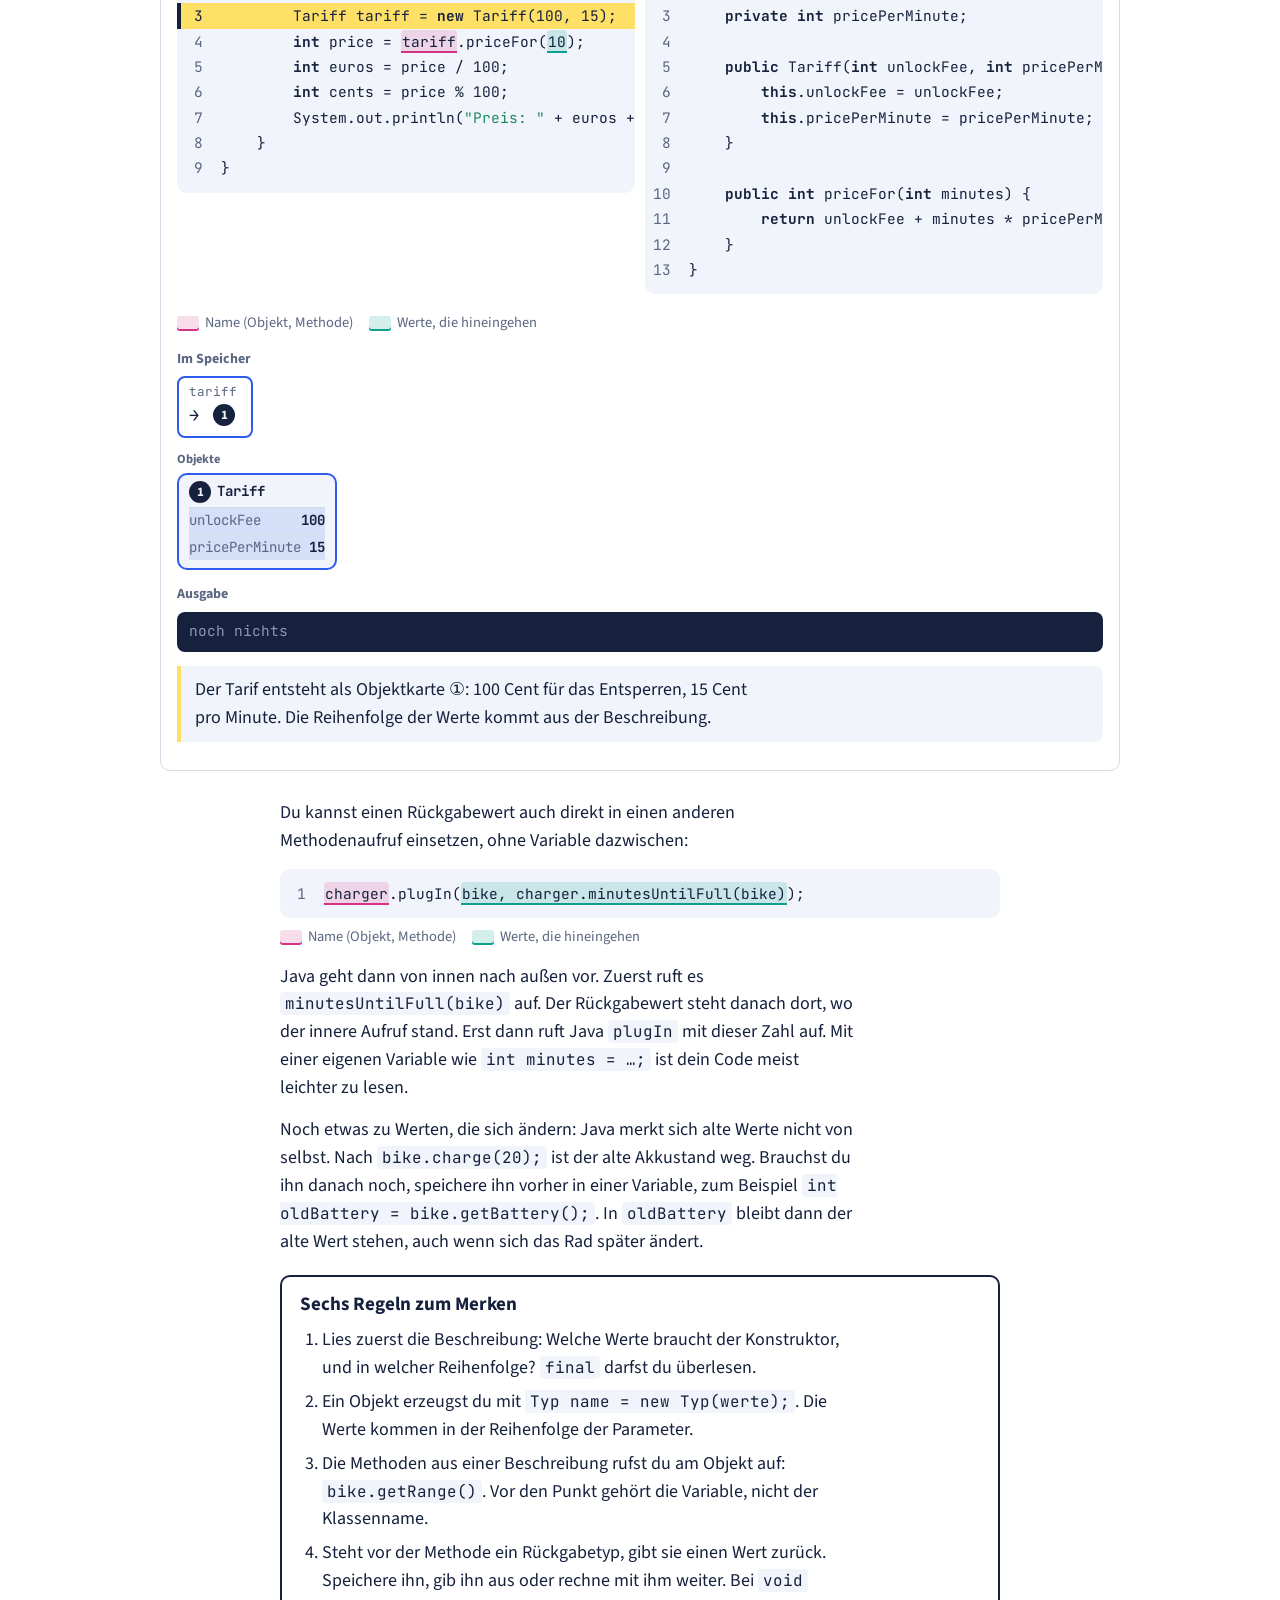
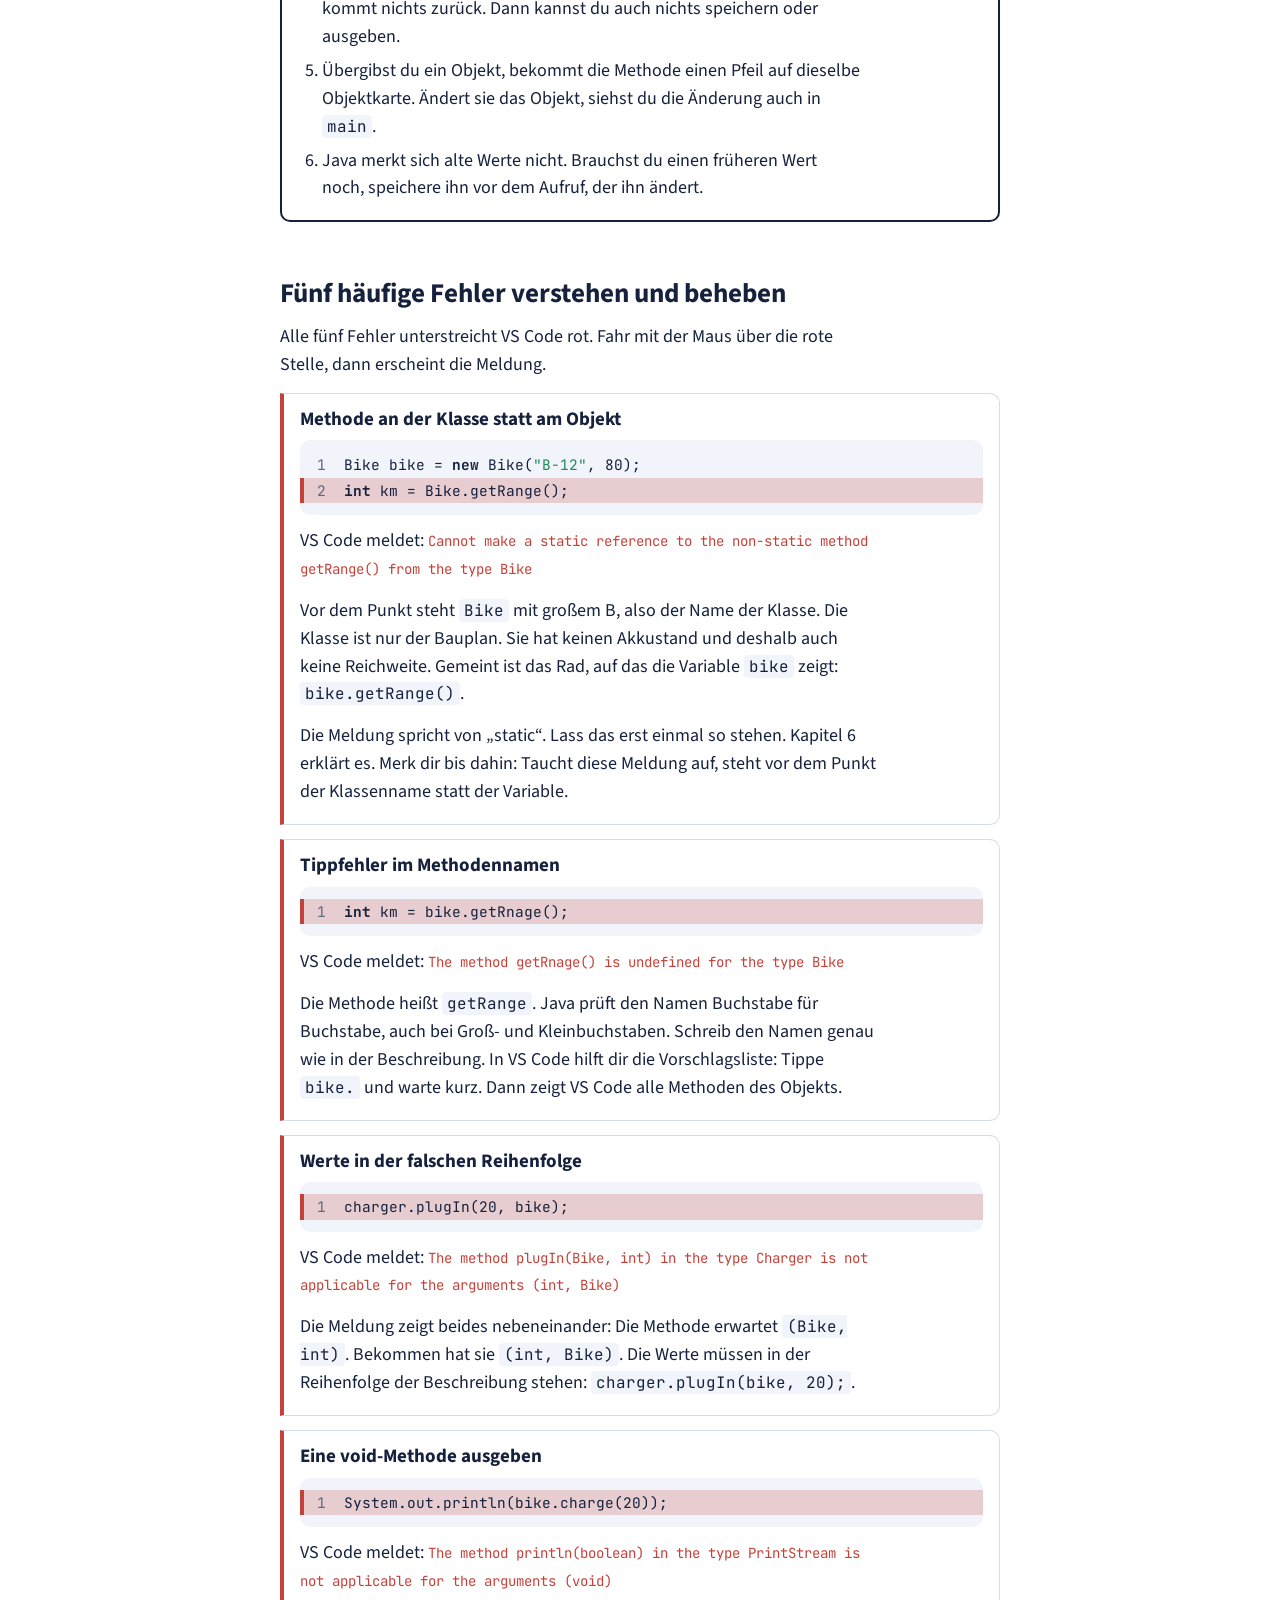
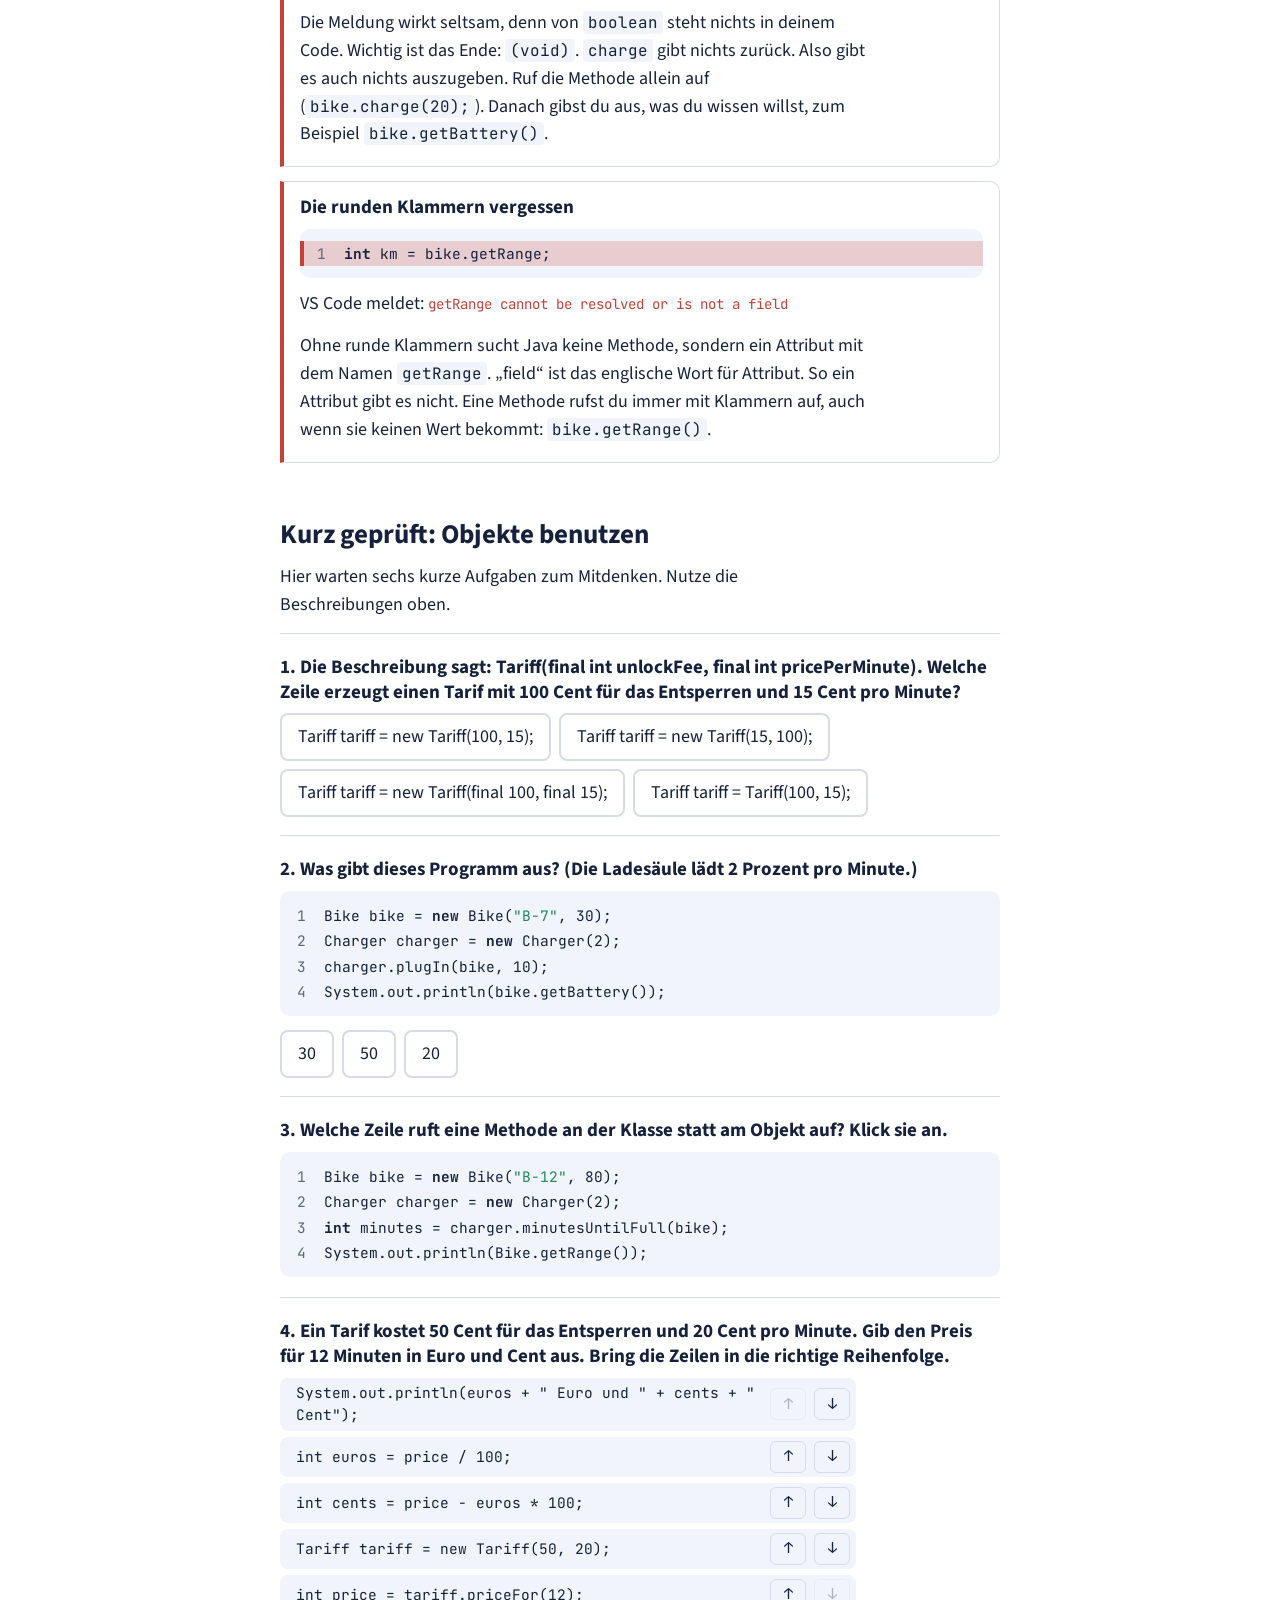
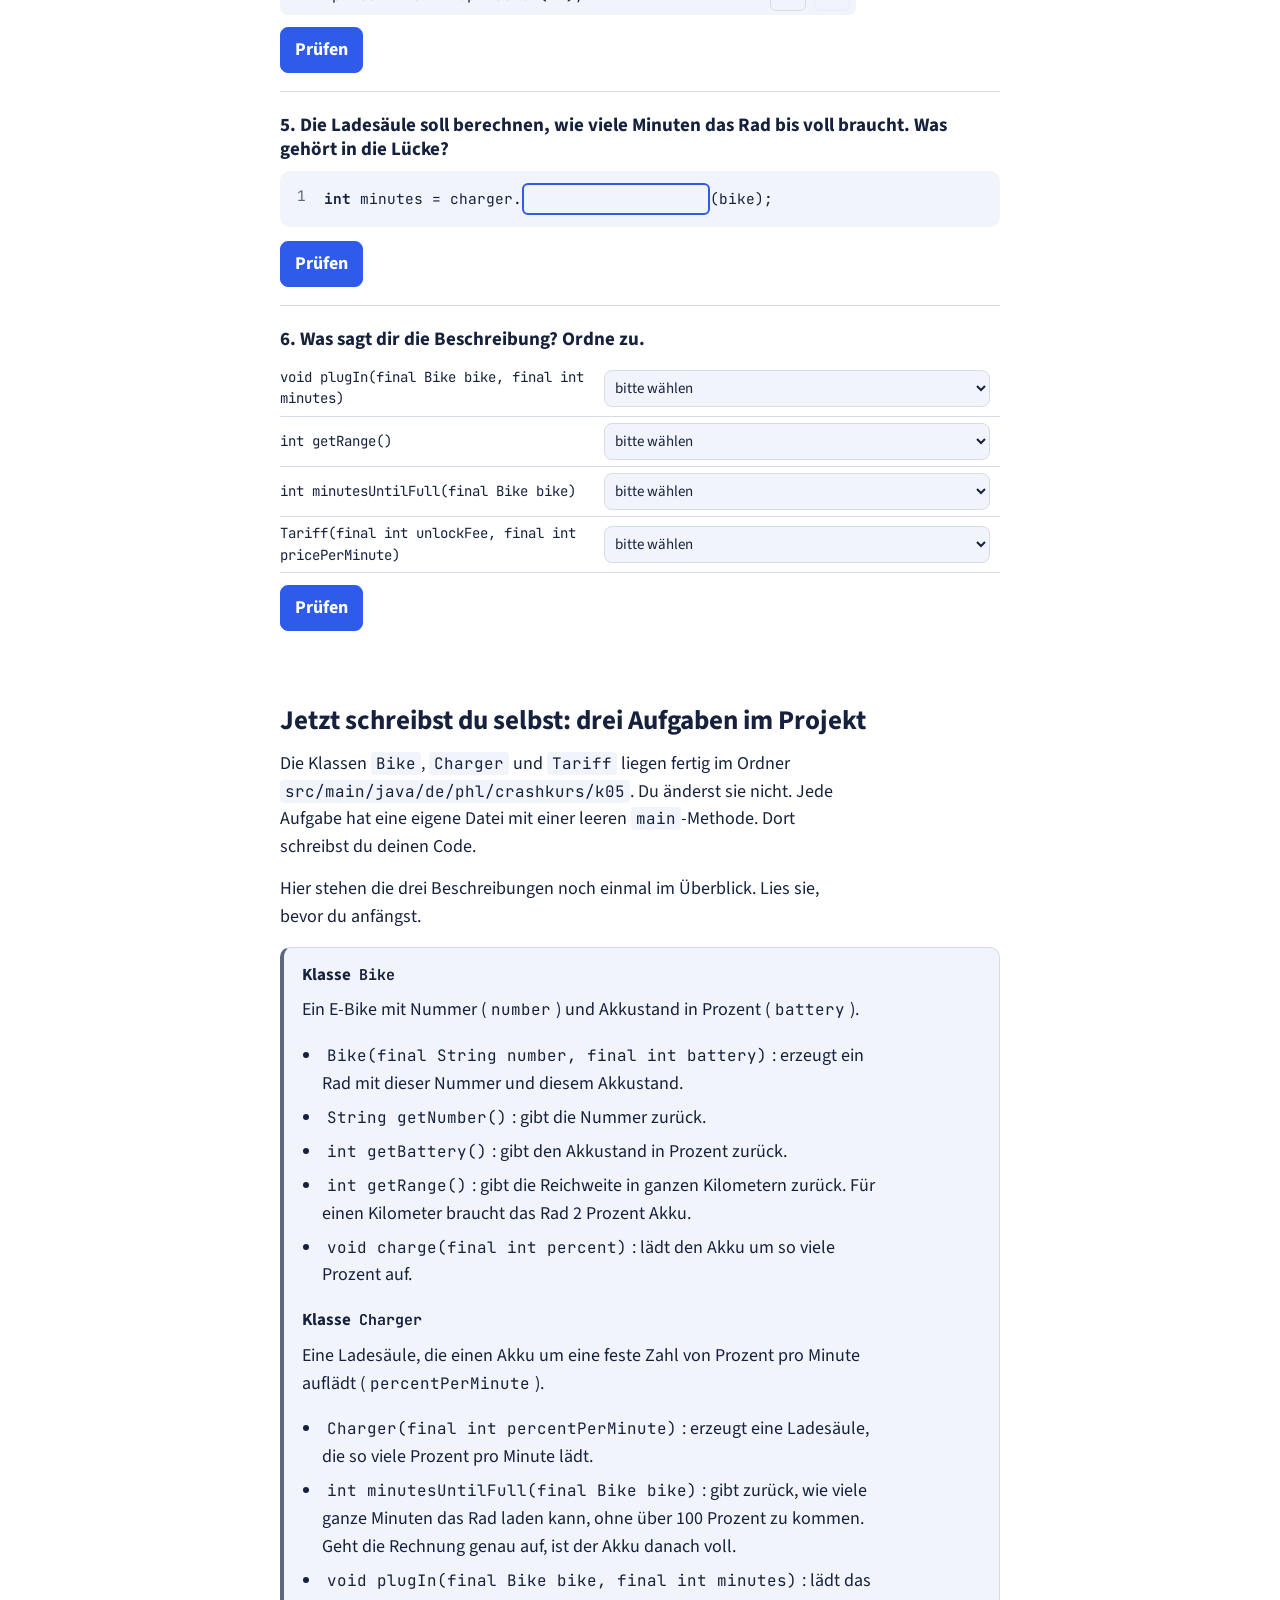
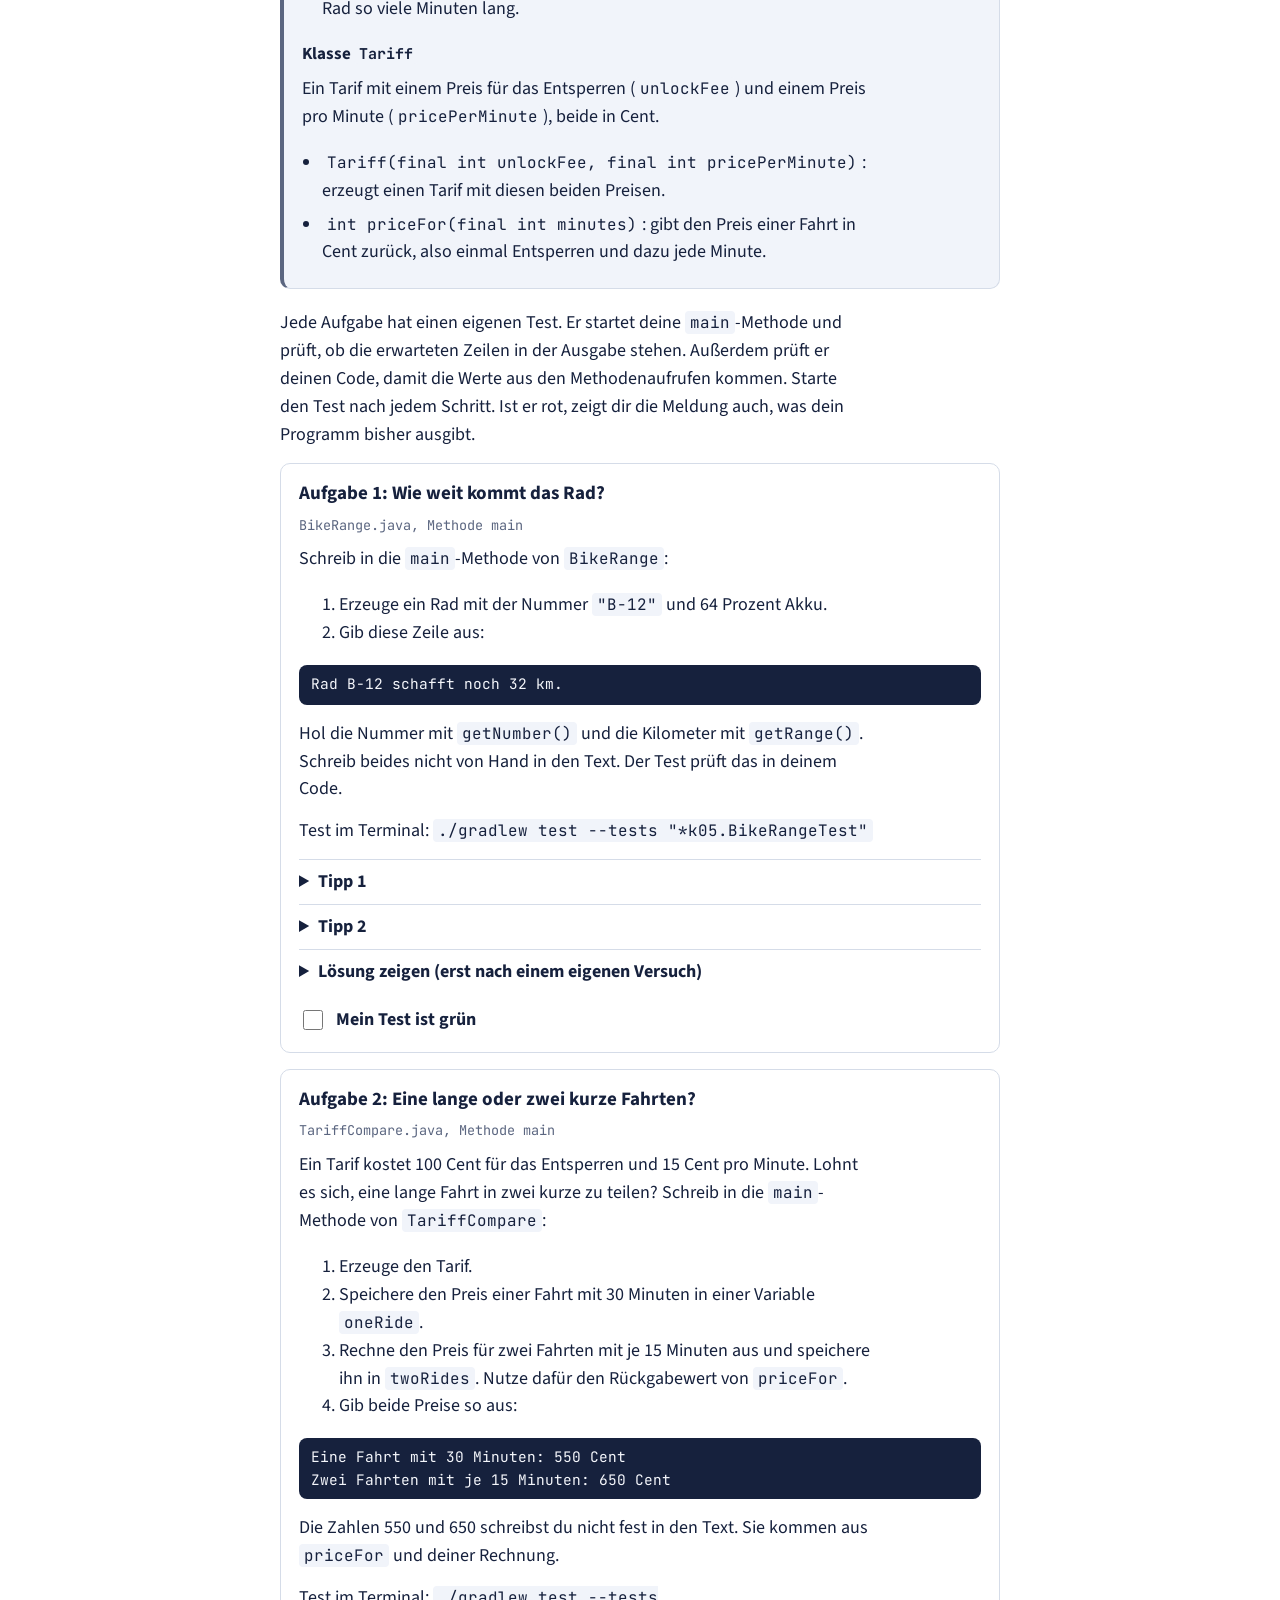
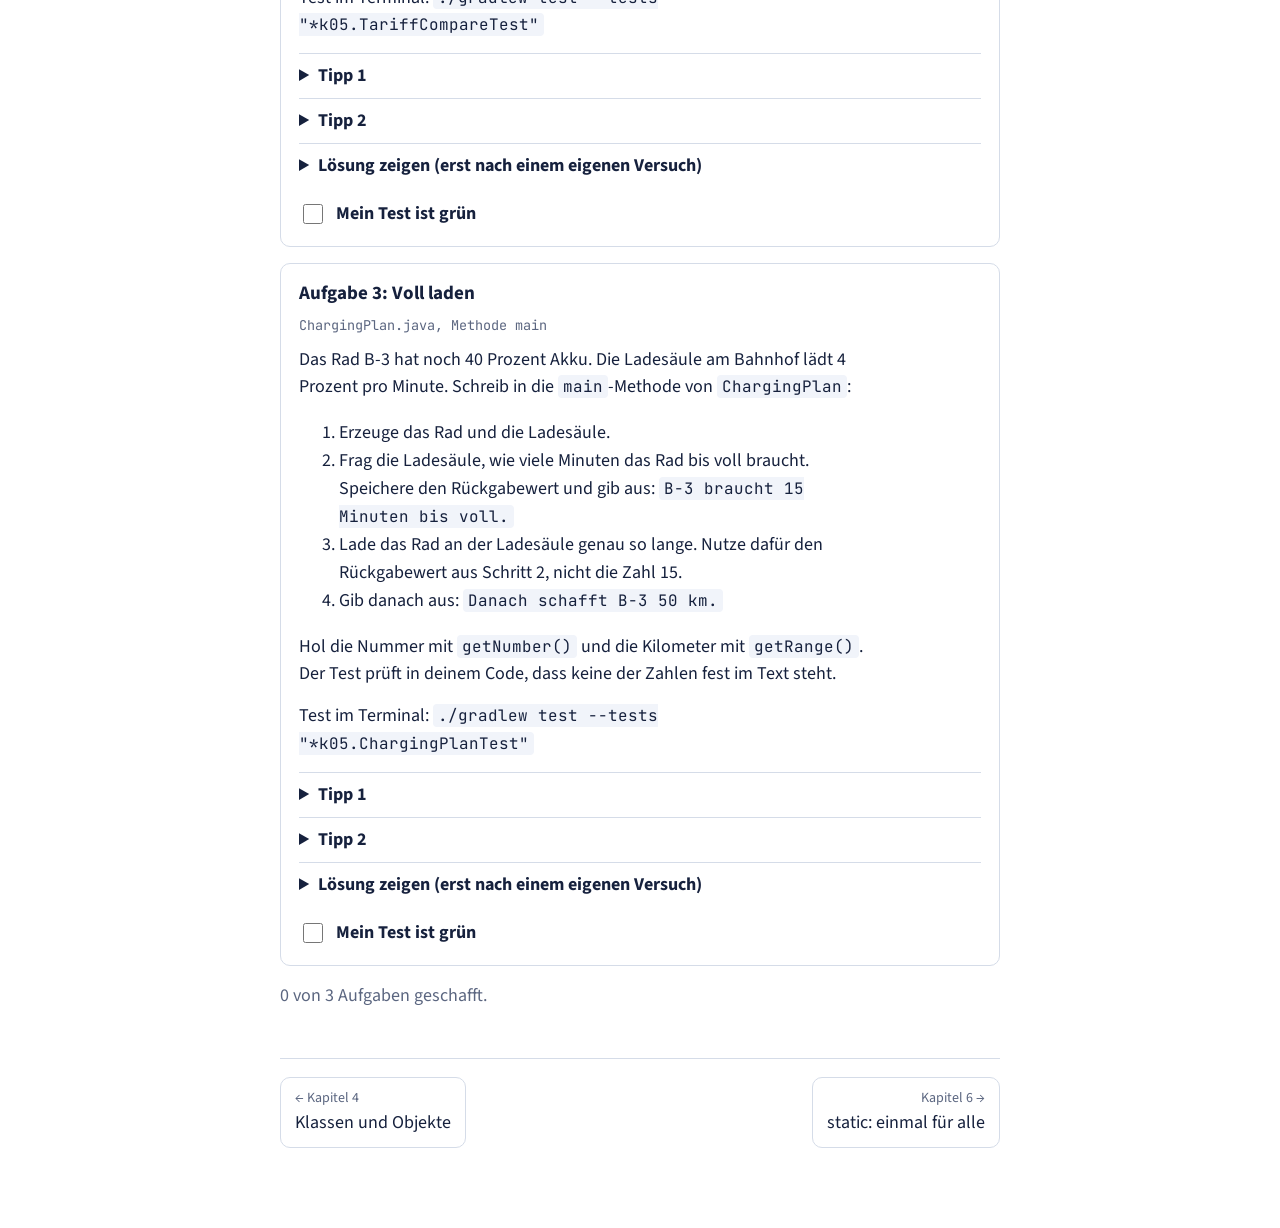
<file: docs/kapitel-05.html>
<!doctype html>
<html lang="de">
<head>
<meta charset="utf-8">
<meta name="viewport" content="width=device-width, initial-scale=1">
<title>Kapitel 5: Objekte benutzen – Java-Crashkurs</title>
<link rel="preconnect" href="https://fonts.googleapis.com">
<link rel="preconnect" href="https://fonts.gstatic.com" crossorigin>
<link href="https://fonts.googleapis.com/css2?family=Source+Sans+3:ital,wght@0,400;0,700;1,400&family=JetBrains+Mono:wght@400;700&display=swap" rel="stylesheet">
<link rel="stylesheet" href="kurs.css">
<style>
/* Nur in diesem Kapitel: Beschreibung einer fertigen Klasse */
.k05-beschreibung { border: 1px solid var(--k-line); border-left: 4px solid var(--k-muted); border-radius: var(--k-radius); padding: 14px 18px 4px; margin: 16px 0 20px; background: var(--k-surface); }
.k05-beschreibung h4 { margin: 0 0 8px; font-size: 17px; }
.k05-beschreibung ul { padding-left: 20px; }
.k05-beschreibung li { margin-bottom: 6px; }
.k05-tabelle td:first-child, .k05-tabelle td:last-child { font-family: var(--k-mono); font-size: 14px; }
</style>
</head>
<body>
<main class="kurs">

  <p class="vorwissen">Das solltest du schon kennen: Klasse, Objekt, Konstruktor, <code>new</code> und Getter (Methoden, die ein Attribut zurückgeben) aus Kapitel 4, Rückgabewerte aus Kapitel 3 sowie Rechnen mit <code>/</code> und <code>%</code> aus Kapitel 2.</p>

  <p>In Kapitel 4 hast du Klassen selbst geschrieben. Oft ist es umgekehrt: Jemand anderes hat die Klassen schon geschrieben. Du bekommst eine Beschreibung und benutzt die Klassen in deinem eigenen Code.</p>
  <p>Das ist wie bei einem Fahrradverleih-Automaten. Du musst nicht wissen, wie er innen funktioniert. Es reicht, wenn du weißt, welche Knöpfe es gibt, was du eingibst und was herauskommt. Die Beschreibung einer Klasse ist so eine Bedienungsanleitung.</p>
  <p>Das Thema in diesem Kapitel ist ein Verleih für E-Bikes. Es gibt drei Klassen: <code>Bike</code> (ein Rad), <code>Charger</code> (eine Ladesäule) und <code>Tariff</code> (ein Tarif, der Preise ausrechnet). Du lernst sie nacheinander kennen.</p>

  <h2>Eine Beschreibung lesen</h2>
  <p>Eine solche Beschreibung sieht zum Beispiel so aus. Lies sie einmal ganz durch:</p>
  <div class="k05-beschreibung">
    <h4>Klasse <code>Bike</code></h4>
    <p>Ein Objekt der Klasse <code>Bike</code> ist ein E-Bike. Es kennt seine Nummer (<code>number</code>) und seinen Akkustand in Prozent (<code>battery</code>).</p>
    <ul>
      <li><code>Bike(final String number, final int battery)</code>: erzeugt ein Rad mit dieser Nummer und diesem Akkustand.</li>
      <li><code>String getNumber()</code>: gibt die Nummer zurück.</li>
      <li><code>int getBattery()</code>: gibt den Akkustand in Prozent zurück.</li>
      <li><code>int getRange()</code>: gibt die Reichweite in ganzen Kilometern zurück. Für einen Kilometer braucht das Rad 2 Prozent Akku.</li>
      <li><code>void charge(final int percent)</code>: lädt den Akku um so viele Prozent auf.</li>
    </ul>
  </div>
  <p>Das Wichtigste steht in den Zeilen mit Code. Du liest sie wie einen Steckbrief. Fang mit dem Konstruktor an. Du erkennst ihn daran, dass er genauso heißt wie die Klasse und vorn kein Rückgabetyp steht (also kein Typ für einen Rückgabewert):</p>
  <div class="aufbau">
    <div class="teil" data-farbe="pink"><span class="stueck">Bike</span><span class="heisst"><b>Name wie die Klasse</b>Das ist ein Konstruktor. Du rufst ihn mit <code>new Bike(…)</code> auf.</span></div>
    <div class="teil" data-farbe="tuerkis"><span class="stueck">(String …, int …)</span><span class="heisst"><b>Was er braucht</b>Erst einen Text (die Nummer), dann eine Zahl (den Akkustand). Genau in dieser Reihenfolge.</span></div>
    <div class="teil" data-farbe="violett"><span class="stueck">final</span><span class="heisst"><b>Darfst du überlesen</b><code>final</code> heißt nur: Der Konstruktor ändert diesen Parameter nicht. Für deinen Aufruf ändert sich nichts.</span></div>
  </div>
  <p class="vorlesen">Der <span class="t-pink">Konstruktor von Bike</span> braucht <span class="t-tuerkis">einen Text und dann eine Zahl</span>. Also schreibst du: <code>new Bike("B-12", 80)</code>.</p>
  <p>Bei den Methoden steht vorn der Rückgabetyp. Er sagt dir, was zurückkommt:</p>
  <div class="aufbau">
    <div class="teil" data-farbe="typ"><span class="stueck">int</span><span class="heisst"><b>Was zurückkommt</b>Eine Zahl. Steht hier <code>void</code>, kommt nichts zurück.</span></div>
    <div class="teil" data-farbe="pink"><span class="stueck">getRange</span><span class="heisst"><b>Der Name</b>Schreib ihn genau so, auch bei Groß- und Kleinbuchstaben.</span></div>
    <div class="teil" data-farbe="tuerkis"><span class="stueck">()</span><span class="heisst"><b>Was sie bekommt</b>Hier keinen Wert. Die Klammern schreibst du trotzdem.</span></div>
  </div>
  <p>So wird aus einer Zeile der Beschreibung eine Anweisung in <code>main</code>:</p>
  <div class="tabelle-rahmen"><table class="k05-tabelle">
    <tr><th>In der Beschreibung</th><th>Bedeutung</th><th>In <code>main</code> schreibst du</th></tr>
    <tr><td>Bike(final String number, final int battery)</td><td>ein Konstruktor: erst ein Text, dann eine Zahl</td><td>Bike bike = new Bike("B-12", 80);</td></tr>
    <tr><td>int getRange()</td><td>gibt eine Zahl zurück, bekommt keinen Wert</td><td>int km = bike.getRange();</td></tr>
    <tr><td>void charge(final int percent)</td><td>gibt nichts zurück, bekommt eine Zahl</td><td>bike.charge(20);</td></tr>
    <tr><td>String getNumber()</td><td>gibt einen Text zurück, bekommt keinen Wert</td><td>System.out.println(bike.getNumber());</td></tr>
  </table></div>

  <h2>objekt.methode(werte): Methoden am Objekt aufrufen</h2>
  <p>Die Methoden aus einer Beschreibung rufst du an einem Objekt auf. Vor den Punkt kommt die Variable, die auf das Objekt zeigt. Der Punkt heißt: Dieses Objekt soll die Methode ausführen.</p>
  <div class="aufbau">
    <div class="teil" data-farbe="pink"><span class="stueck">bike</span><span class="heisst"><b>Das Objekt</b>Die Variable, die auf das Rad zeigt. Nicht der Klassenname <code>Bike</code>.</span></div>
    <div class="teil"><span class="stueck">.charge</span><span class="heisst"><b>Punkt und Methode</b>Was das Objekt tun soll.</span></div>
    <div class="teil" data-farbe="tuerkis"><span class="stueck">(20)</span><span class="heisst"><b>Die Werte</b>Was die Methode bekommt, in der Reihenfolge aus der Beschreibung.</span></div>
  </div>
  <div class="code" data-code='«pink:bike».charge(«tuerkis:20»);'></div>
  <p class="vorlesen">Lade das <span class="t-pink">Rad <code>bike</code></span> auf (<code>.charge</code>), und zwar um <span class="t-tuerkis">20 Prozent</span>.</p>
  <p>Gibt die Methode etwas zurück, brauchst du eine Verwendung für den Rückgabewert: Du speicherst ihn in einer Variable, gibst ihn aus oder rechnest mit ihm weiter. Sonst geht er verloren. Das zeigt der erste Lauf. In den Läufen steht der Code der Klassen ohne <code>final</code> und nur mit den Methoden, die der Lauf braucht.</p>

  <div id="lauf1"></div>

  <p>Zeile 4 läuft zwar, aber nichts fängt die Zahl auf. Erst Zeile 5 speichert sie in <code>km</code>. Gibt dein Programm nichts aus, obwohl du eine Methode aufgerufen hast? Prüf dann, ob du den Rückgabewert speicherst oder ausgibst.</p>

  <h2>Ein Objekt an ein anderes übergeben</h2>
  <p>Jetzt kommt die zweite Klasse dazu: die Ladesäule. Ihre Methoden bekommen nicht nur Text oder eine Zahl, sondern ein ganzes Rad:</p>
  <div class="k05-beschreibung">
    <h4>Klasse <code>Charger</code></h4>
    <p>Ein Objekt der Klasse <code>Charger</code> ist eine Ladesäule. Sie weiß, um wie viel Prozent sie einen Akku pro Minute auflädt (<code>percentPerMinute</code>).</p>
    <ul>
      <li><code>Charger(final int percentPerMinute)</code>: erzeugt eine Ladesäule, die so viele Prozent pro Minute lädt.</li>
      <li><code>int minutesUntilFull(final Bike bike)</code>: gibt zurück, wie viele ganze Minuten das Rad laden kann, ohne über 100 Prozent zu kommen. Geht die Rechnung genau auf, ist der Akku danach voll.</li>
      <li><code>void plugIn(final Bike bike, final int minutes)</code>: lädt das Rad so viele Minuten lang.</li>
    </ul>
  </div>
  <p>Bei <code>plugIn(final Bike bike, final int minutes)</code> hat der erste Parameter den Typ <code>Bike</code>. Also schreibst du an diese Stelle eine Variable, die auf ein Rad zeigt: <code>charger.plugIn(bike, 10);</code>. Die Methode bekommt dabei keine Kopie des Rads, sondern einen Pfeil auf dieselbe Objektkarte. Stell im Lauf ein, wie viele Minuten das Rad lädt.</p>

  <div id="lauf2"></div>

  <p>Achte im Lauf auf die Objektkarte ① des Rads. In <code>main</code> steht keine Zeile, die den Akku ändert. Trotzdem gibt Zeile 6 den neuen Wert aus. Die Ladesäule hat über ihren Parameter <code>bike</code> genau das Rad geändert, auf das auch <code>bike</code> in <code>main</code> zeigt.</p>

  <h2>Den Rückgabewert weiterverwenden</h2>
  <p>Ein Rückgabewert ist ein normaler Wert. Ist er eine Zahl, kannst du mit ihm rechnen wie mit jeder anderen Zahl. Dafür kommt die dritte Klasse dazu:</p>
  <div class="k05-beschreibung">
    <h4>Klasse <code>Tariff</code></h4>
    <p>Ein Objekt der Klasse <code>Tariff</code> ist ein Tarif. Er kennt den Preis für das Entsperren eines Rads (<code>unlockFee</code>) und den Preis pro Minute (<code>pricePerMinute</code>), beide in Cent.</p>
    <ul>
      <li><code>Tariff(final int unlockFee, final int pricePerMinute)</code>: erzeugt einen Tarif mit diesen beiden Preisen.</li>
      <li><code>int priceFor(final int minutes)</code>: gibt den Preis einer Fahrt in Cent zurück, also einmal Entsperren und dazu jede Minute.</li>
    </ul>
  </div>
  <p>Im Lauf rechnet der Tarif einen Preis in Cent aus. Mit <code>/</code> und <code>%</code> aus Kapitel 2 machst du daraus Euro und Cent. Probier 10, 20 und 30 Minuten aus.</p>

  <div id="lauf3"></div>

  <p>Du kannst einen Rückgabewert auch direkt in einen anderen Methodenaufruf einsetzen, ohne Variable dazwischen:</p>
  <div class="code" data-code='«pink:charger».plugIn(«tuerkis:bike, charger.minutesUntilFull(bike)»);'></div>
  <p>Java geht dann von innen nach außen vor. Zuerst ruft es <code>minutesUntilFull(bike)</code> auf. Der Rückgabewert steht danach dort, wo der innere Aufruf stand. Erst dann ruft Java <code>plugIn</code> mit dieser Zahl auf. Mit einer eigenen Variable wie <code>int minutes = …;</code> ist dein Code meist leichter zu lesen.</p>
  <p>Noch etwas zu Werten, die sich ändern: Java merkt sich alte Werte nicht von selbst. Nach <code>bike.charge(20);</code> ist der alte Akkustand weg. Brauchst du ihn danach noch, speichere ihn vorher in einer Variable, zum Beispiel <code>int oldBattery = bike.getBattery();</code>. In <code>oldBattery</code> bleibt dann der alte Wert stehen, auch wenn sich das Rad später ändert.</p>

  <div class="merke">
    <h3>Sechs Regeln zum Merken</h3>
    <ol>
      <li>Lies zuerst die Beschreibung: Welche Werte braucht der Konstruktor, und in welcher Reihenfolge? <code>final</code> darfst du überlesen.</li>
      <li>Ein Objekt erzeugst du mit <code>Typ name = new Typ(werte);</code>. Die Werte kommen in der Reihenfolge der Parameter.</li>
      <li>Die Methoden aus einer Beschreibung rufst du am Objekt auf: <code>bike.getRange()</code>. Vor den Punkt gehört die Variable, nicht der Klassenname.</li>
      <li>Steht vor der Methode ein Rückgabetyp, gibt sie einen Wert zurück. Speichere ihn, gib ihn aus oder rechne mit ihm weiter. Bei <code>void</code> kommt nichts zurück. Dann kannst du auch nichts speichern oder ausgeben.</li>
      <li>Übergibst du ein Objekt, bekommt die Methode einen Pfeil auf dieselbe Objektkarte. Ändert sie das Objekt, siehst du die Änderung auch in <code>main</code>.</li>
      <li>Java merkt sich alte Werte nicht. Brauchst du einen früheren Wert noch, speichere ihn vor dem Aufruf, der ihn ändert.</li>
    </ol>
  </div>

  <h2>Fünf häufige Fehler verstehen und beheben</h2>
  <p>Alle fünf Fehler unterstreicht VS Code rot. Fahr mit der Maus über die rote Stelle, dann erscheint die Meldung.</p>
  <div id="fehler"></div>

  <h2>Kurz geprüft: Objekte benutzen</h2>
  <p>Hier warten sechs kurze Aufgaben zum Mitdenken. Nutze die Beschreibungen oben.</p>
  <div id="fragen"></div>

  <h2>Jetzt schreibst du selbst: drei Aufgaben im Projekt</h2>
  <p>Die Klassen <code>Bike</code>, <code>Charger</code> und <code>Tariff</code> liegen fertig im Ordner <code>src/main/java/de/phl/crashkurs/k05</code>. Du änderst sie nicht. Jede Aufgabe hat eine eigene Datei mit einer leeren <code>main</code>-Methode. Dort schreibst du deinen Code.</p>
  <p>Hier stehen die drei Beschreibungen noch einmal im Überblick. Lies sie, bevor du anfängst.</p>
  <div class="k05-beschreibung">
    <h4>Klasse <code>Bike</code></h4>
    <p>Ein E-Bike mit Nummer (<code>number</code>) und Akkustand in Prozent (<code>battery</code>).</p>
    <ul>
      <li><code>Bike(final String number, final int battery)</code>: erzeugt ein Rad mit dieser Nummer und diesem Akkustand.</li>
      <li><code>String getNumber()</code>: gibt die Nummer zurück.</li>
      <li><code>int getBattery()</code>: gibt den Akkustand in Prozent zurück.</li>
      <li><code>int getRange()</code>: gibt die Reichweite in ganzen Kilometern zurück. Für einen Kilometer braucht das Rad 2 Prozent Akku.</li>
      <li><code>void charge(final int percent)</code>: lädt den Akku um so viele Prozent auf.</li>
    </ul>
    <h4>Klasse <code>Charger</code></h4>
    <p>Eine Ladesäule, die einen Akku um eine feste Zahl von Prozent pro Minute auflädt (<code>percentPerMinute</code>).</p>
    <ul>
      <li><code>Charger(final int percentPerMinute)</code>: erzeugt eine Ladesäule, die so viele Prozent pro Minute lädt.</li>
      <li><code>int minutesUntilFull(final Bike bike)</code>: gibt zurück, wie viele ganze Minuten das Rad laden kann, ohne über 100 Prozent zu kommen. Geht die Rechnung genau auf, ist der Akku danach voll.</li>
      <li><code>void plugIn(final Bike bike, final int minutes)</code>: lädt das Rad so viele Minuten lang.</li>
    </ul>
    <h4>Klasse <code>Tariff</code></h4>
    <p>Ein Tarif mit einem Preis für das Entsperren (<code>unlockFee</code>) und einem Preis pro Minute (<code>pricePerMinute</code>), beide in Cent.</p>
    <ul>
      <li><code>Tariff(final int unlockFee, final int pricePerMinute)</code>: erzeugt einen Tarif mit diesen beiden Preisen.</li>
      <li><code>int priceFor(final int minutes)</code>: gibt den Preis einer Fahrt in Cent zurück, also einmal Entsperren und dazu jede Minute.</li>
    </ul>
  </div>
  <p>Jede Aufgabe hat einen eigenen Test. Er startet deine <code>main</code>-Methode und prüft, ob die erwarteten Zeilen in der Ausgabe stehen. Außerdem prüft er deinen Code, damit die Werte aus den Methodenaufrufen kommen. Starte den Test nach jedem Schritt. Ist er rot, zeigt dir die Meldung auch, was dein Programm bisher ausgibt.</p>
  <div id="aufgaben"></div>

</main>

<script src="kurs.js"></script>
<script>
(function () {
  var BIKE_JAVA = 'public class Bike {\n    private String number;\n    private int battery;\n\n    public Bike(String number, int battery) {\n        this.number = number;\n        this.battery = battery;\n    }\n\n' +
    '    public String getNumber() {\n        return number;\n    }\n\n    public int getBattery() {\n        return battery;\n    }\n\n' +
    '    public int getRange() {\n        return battery / 2;\n    }\n\n    public void charge(int percent) {\n        battery = battery + percent;\n    }\n}\n';
  function main(zeilen) { return ['public class Main {', '    public static void main(String[] args) {'].concat(zeilen.map(function (z) { return '        ' + z; })).concat(['    }', '}']); }
  function quellen(dateien) {
    var q = { 'Bike.java': BIKE_JAVA };
    dateien.forEach(function (d) { q[d.name] = d.code.map(function (z) { return z.replace(/«[a-z]+:([^»]*)»/g, '$1'); }).join('\n') + '\n'; });
    return { dateien: q, main: 'Main' };
  }

  var BIKE_KURZ = ['public class Bike {', '    private String number;', '    private int battery;', '',
    '    public Bike(String number, int battery) {', '        this.number = number;', '        this.battery = battery;', '    }', '',
    '    public int getRange() {', '        return battery / 2;', '    }', '}'];
  var CHARGER = ['public class Charger {', '    private int percentPerMinute;', '',
    '    public Charger(int percentPerMinute) {', '        this.percentPerMinute = percentPerMinute;', '    }', '',
    '    public void plugIn(Bike bike, int minutes) {', '        bike.charge(minutes * percentPerMinute);', '    }', '}'];
  var TARIFF = ['public class Tariff {', '    private int unlockFee;', '    private int pricePerMinute;', '',
    '    public Tariff(int unlockFee, int pricePerMinute) {', '        this.unlockFee = unlockFee;', '        this.pricePerMinute = pricePerMinute;', '    }', '',
    '    public int priceFor(int minutes) {', '        return unlockFee + minutes * pricePerMinute;', '    }', '}'];

  function lauf1Main(v) { return main(['Bike bike = new Bike("B-12", ' + v + ');', 'bike.getRange();', 'int km = bike.getRange();', 'System.out.println("Reichweite: " + km + " km");']); }
  function lauf2Dateien(v) {
    return [{ name: 'Main.java', code: main(['Bike bike = new Bike("B-7", 30);', 'Charger charger = new Charger(2);', '«pink:charger».plugIn(«tuerkis:bike, ' + v + '»);', 'System.out.println(bike.getBattery());']) }, { name: 'Charger.java', code: CHARGER }];
  }
  function lauf3Dateien(v) {
    return [{ name: 'Main.java', code: main(['Tariff tariff = new Tariff(100, 15);', 'int price = «pink:tariff».priceFor(«tuerkis:' + v + '»);', 'int euros = price / 100;', 'int cents = price % 100;', 'System.out.println("Preis: " + euros + " Euro und " + cents + " Cent");']) }, { name: 'Tariff.java', code: TARIFF }];
  }

  Kurs.start({
    nr: 5,
    legende: { pink: 'Name (Objekt, Methode)', tuerkis: 'Werte, die hineingehen', typ: 'Rückgabetyp' },

    laeufe: {
      lauf1: {
        nebeneinander: true,
        eingabe: { art: 'zahl', label: 'Akku', start: 80, proben: [30, 80, 100], min: 0, max: 100 },
        dateien: function (v) { return [{ name: 'Main.java', code: lauf1Main(v) }, { name: 'Bike.java', code: BIKE_KURZ }]; },
        schritte: function (v) {
          var a = Kurs.ablauf(), km = Math.floor(v / 2);
          var rechnung = v % 2 === 0 ? v + ' / 2 = ' + km : v + ' / 2 ist genau gerechnet ' + String(v / 2).replace('.', ',') + '. Beide Zahlen sind ganze Zahlen, also schneidet Java die Nachkommastelle ab (Kapitel 2): ' + km;
          a.datei('Main.java').objekt('1', 'Bike', [['number', '"B-12"'], ['battery', v]]).setze('bike', { ref: '1' })
            .schritt(3, 'Zeile 3 erzeugt ein Rad. Den Sprung in den Konstruktor kennst du aus Kapitel 4. Hier fasst der Lauf ihn in einem Schritt zusammen. <code>bike</code> zeigt auf die Objektkarte ①.');
          a.bereich('getRange()', 'Bike.java').setze('this', { ref: '1' })
            .schritt(11, '<code>bike.getRange()</code>: Java ruft <code>getRange</code> am Objekt ① auf und springt in die Methode. Sie rechnet mit dem Attribut <code>battery</code>: ' + rechnung + '. Diese Zahl gibt sie mit <code>return</code> zurück.', { gibt: km });
          a.verlasse().schritt(4, 'Zurück in Zeile 4. Der Rückgabewert ' + km + ' kommt an, aber nichts in Zeile 4 fängt ihn auf. Er geht verloren. Im Speicher ändert sich nichts.');
          a.bereich('getRange()', 'Bike.java').setze('this', { ref: '1' })
            .schritt(11, 'Zeile 5 ruft <code>getRange</code> am Objekt ① noch einmal auf. Wieder springt Java in die Methode und gibt ' + km + ' zurück.', { gibt: km });
          a.verlasse().setze('km', km).schritt(5, 'Zurück in Zeile 5. Diesmal steht der Aufruf rechts von <code>=</code>. Java speichert den Rückgabewert ' + km + ' in der Variable <code>km</code>.');
          a.aus('Reichweite: ' + km + ' km').schritt(6, 'Jetzt kannst du mit dem Wert weiterarbeiten. Zeile 6 verbindet ihn mit Text und gibt die Zeile aus.');
          return a.schritte;
        },
        java: function (v) { return quellen([{ name: 'Main.java', code: lauf1Main(v) }]); }
      },
      lauf2: {
        nebeneinander: true,
        eingabe: { art: 'zahl', label: 'Minuten', start: 10, proben: [10, 20, 35], min: 0, max: 35 },
        dateien: lauf2Dateien,
        schritte: function (v) {
          var a = Kurs.ablauf().datei('Main.java'), neu = 30 + 2 * v;
          a.objekt('1', 'Bike', [['number', '"B-7"'], ['battery', 30]]).setze('bike', { ref: '1' }).schritt(3, 'Das Rad B-7 entsteht als Objektkarte ① mit 30 Prozent Akku.');
          a.objekt('2', 'Charger', [['percentPerMinute', 2]]).setze('charger', { ref: '2' }).schritt(4, 'Die Ladesäule entsteht als Objektkarte ②. Sie lädt 2 Prozent pro Minute.');
          a.schritt(5, '<code>charger.plugIn(bike, ' + v + ')</code>: Java ruft <code>plugIn</code> an der Ladesäule ② auf. In den Klammern stehen der Pfeil auf das Rad ① und die Zahl ' + v + '.');
          a.bereich('plugIn(…)', 'Charger.java').setze('this', { ref: '2' }).setze('bike', { ref: '1' }).setze('minutes', v)
            .schritt(9, 'Java springt in <code>plugIn</code> in <code>Charger.java</code>. <code>this</code> zeigt auf die Ladesäule ②. Der Parameter <code>bike</code> zeigt auf dieselbe Objektkarte ① wie <code>bike</code> in <code>main</code>. Es gibt keine Kopie des Rads.');
          a.attr('1', 'battery', neu).schritt(9, '<code>bike.charge(minutes * percentPerMinute)</code> rechnet zuerst ' + v + ' · 2 = ' + (2 * v) + ' und ruft dann <code>charge</code> am Rad ① auf. Den Sprung nach <code>Bike.java</code> zeigt dieser Lauf nicht. Der Akku auf der Objektkarte ① steigt um ' + (2 * v) + ' auf ' + neu + ' Prozent.');
          a.verlasse().aus(neu).schritt(6, 'Zurück in <code>main</code>. <code>bike.getBattery()</code> fragt die Objektkarte ① ab und gibt ' + neu + ' zurück. Die Ladesäule hat genau diese Objektkarte geändert. Deshalb sieht <code>main</code> den neuen Wert.');
          return a.schritte;
        },
        java: function (v) { return quellen(lauf2Dateien(v)); }
      },
      lauf3: {
        nebeneinander: true,
        eingabe: { art: 'zahl', label: 'Minuten', start: 10, proben: [10, 20, 30], min: 0, max: 120 },
        dateien: lauf3Dateien,
        schritte: function (v) {
          var a = Kurs.ablauf().datei('Main.java'), p = 100 + v * 15, e = Math.floor(p / 100), c = p % 100;
          a.objekt('1', 'Tariff', [['unlockFee', 100], ['pricePerMinute', 15]]).setze('tariff', { ref: '1' })
            .schritt(3, 'Der Tarif entsteht als Objektkarte ①: 100 Cent für das Entsperren, 15 Cent pro Minute. Die Reihenfolge der Werte kommt aus der Beschreibung.');
          a.schritt(4, 'Rechts vom <code>=</code> steht ein Aufruf: <code>tariff.priceFor(' + v + ')</code>. Bevor Java etwas in <code>price</code> speichern kann, braucht es den Rückgabewert. Deshalb springt es in die Methode.');
          a.bereich('priceFor(…)', 'Tariff.java').setze('this', { ref: '1' }).setze('minutes', v)
            .schritt(11, 'In <code>priceFor</code> rechnet Java mit den Attributen der Objektkarte ① und dem Parameter: 100 + ' + v + ' · 15 = ' + p + '. Punkt geht vor Strich. Diese Zahl gibt die Methode zurück.', { gibt: p });
          a.verlasse().setze('price', p).schritt(4, 'Zurück in Zeile 4. Der Rückgabewert ' + p + ' steht jetzt dort, wo der Aufruf stand. Java speichert ihn in <code>price</code>.');
          a.setze('euros', e).schritt(5, 'Mit dem Rückgabewert rechnest du weiter wie mit jeder anderen Zahl: ' + p + ' / 100. Beide Zahlen sind ganze Zahlen. Deshalb schneidet Java die Nachkommastellen ab: ' + e + '.');
          a.setze('cents', c).schritt(6, '<code>%</code> berechnet den Rest: ' + p + ' % 100 = ' + c + '.');
          a.aus('Preis: ' + e + ' Euro und ' + c + ' Cent').schritt(7, 'Zeile 7 verbindet den Text und die beiden Zahlen mit <code>+</code> und gibt das Ergebnis aus.');
          return a.schritte;
        },
        java: function (v) { return quellen(lauf3Dateien(v)); }
      }
    },

    fehler: [
      { titel: 'Methode an der Klasse statt am Objekt', code: ['Bike bike = new Bike("B-12", 80);', 'int km = Bike.getRange();'], rot: [2], quelle: 'VS Code',
        meldung: 'Cannot make a static reference to the non-static method getRange() from the type Bike',
        text: '<p>Vor dem Punkt steht <code>Bike</code> mit großem B, also der Name der Klasse. Die Klasse ist nur der Bauplan. Sie hat keinen Akkustand und deshalb auch keine Reichweite. Gemeint ist das Rad, auf das die Variable <code>bike</code> zeigt: <code>bike.getRange()</code>.</p><p>Die Meldung spricht von „static“. Lass das erst einmal so stehen. Kapitel 6 erklärt es. Merk dir bis dahin: Taucht diese Meldung auf, steht vor dem Punkt der Klassenname statt der Variable.</p>' },
      { titel: 'Tippfehler im Methodennamen', code: ['int km = bike.getRnage();'], rot: [1], quelle: 'VS Code',
        meldung: 'The method getRnage() is undefined for the type Bike',
        text: '<p>Die Methode heißt <code>getRange</code>. Java prüft den Namen Buchstabe für Buchstabe, auch bei Groß- und Kleinbuchstaben. Schreib den Namen genau wie in der Beschreibung. In VS Code hilft dir die Vorschlagsliste: Tippe <code>bike.</code> und warte kurz. Dann zeigt VS Code alle Methoden des Objekts.</p>' },
      { titel: 'Werte in der falschen Reihenfolge', code: ['charger.plugIn(20, bike);'], rot: [1], quelle: 'VS Code',
        meldung: 'The method plugIn(Bike, int) in the type Charger is not applicable for the arguments (int, Bike)',
        text: '<p>Die Meldung zeigt beides nebeneinander: Die Methode erwartet <code>(Bike, int)</code>. Bekommen hat sie <code>(int, Bike)</code>. Die Werte müssen in der Reihenfolge der Beschreibung stehen: <code>charger.plugIn(bike, 20);</code>.</p>' },
      { titel: 'Eine void-Methode ausgeben', code: ['System.out.println(bike.charge(20));'], rot: [1], quelle: 'VS Code',
        meldung: 'The method println(boolean) in the type PrintStream is not applicable for the arguments (void)',
        text: '<p>Die Meldung wirkt seltsam, denn von <code>boolean</code> steht nichts in deinem Code. Wichtig ist das Ende: <code>(void)</code>. <code>charge</code> gibt nichts zurück. Also gibt es auch nichts auszugeben. Ruf die Methode allein auf (<code>bike.charge(20);</code>). Danach gibst du aus, was du wissen willst, zum Beispiel <code>bike.getBattery()</code>.</p>' },
      { titel: 'Die runden Klammern vergessen', code: ['int km = bike.getRange;'], rot: [1], quelle: 'VS Code',
        meldung: 'getRange cannot be resolved or is not a field',
        text: '<p>Ohne runde Klammern sucht Java keine Methode, sondern ein Attribut mit dem Namen <code>getRange</code>. „field“ ist das englische Wort für Attribut. So ein Attribut gibt es nicht. Eine Methode rufst du immer mit Klammern auf, auch wenn sie keinen Wert bekommt: <code>bike.getRange()</code>.</p>' }
    ],

    fragen: [
      { art: 'wahl', frage: 'Die Beschreibung sagt: Tariff(final int unlockFee, final int pricePerMinute). Welche Zeile erzeugt einen Tarif mit 100 Cent für das Entsperren und 15 Cent pro Minute?',
        optionen: [
          { t: 'Tariff tariff = new Tariff(100, 15);', ok: true, warum: 'Richtig. Erst kommt der Preis für das Entsperren, dann der Preis pro Minute, genau wie in der Beschreibung. final darfst du überlesen.' },
          { t: 'Tariff tariff = new Tariff(15, 100);', warum: 'Beide Werte sind Zahlen. Deshalb unterstreicht VS Code hier nichts. Trotzdem stimmt es nicht: So kostet das Entsperren 15 Cent und jede Minute 100 Cent. Die Reihenfolge kommt aus der Beschreibung.' },
          { t: 'Tariff tariff = new Tariff(final 100, final 15);', warum: 'final steht nur in der Beschreibung des Konstruktors. Beim Aufruf schreibst du nur die Werte.' },
          { t: 'Tariff tariff = Tariff(100, 15);', warum: 'Hier fehlt new. Ohne new erzeugt Java kein Objekt, sondern sucht eine Methode mit dem Namen Tariff.' }
        ], mono: true },
      { art: 'wahl', frage: 'Was gibt dieses Programm aus? (Die Ladesäule lädt 2 Prozent pro Minute.)',
        code: ['Bike bike = new Bike("B-7", 30);', 'Charger charger = new Charger(2);', 'charger.plugIn(bike, 10);', 'System.out.println(bike.getBattery());'],
        optionen: [
          { t: '30', warum: 'In main steht zwar keine Zeile, die den Akku ändert. Aber plugIn bekommt einen Pfeil auf dasselbe Rad und lädt es. bike.getBattery() fragt danach genau dieses Rad ab.' },
          { t: '50', ok: true, warum: 'Richtig. plugIn lädt das übergebene Rad 10 Minuten lang, also um 10 · 2 = 20 Prozent. bike in main zeigt auf dasselbe Rad. Deshalb kommt 50 heraus.' },
          { t: '20', warum: '20 ist nur der Wert, um den der Akku steigt. Er hatte vorher schon 30 Prozent. Danach sind es 30 + 20 = 50.' }
        ] },
      { art: 'zeile', frage: 'Welche Zeile ruft eine Methode an der Klasse statt am Objekt auf? Klick sie an.',
        code: ['Bike bike = new Bike("B-12", 80);', 'Charger charger = new Charger(2);', 'int minutes = charger.minutesUntilFull(bike);', 'System.out.println(Bike.getRange());'],
        ok: 4,
        richtig: 'Richtig. Bike mit großem B ist der Bauplan. Ruf die Methode am Objekt auf: bike.getRange().',
        falsch: 'Diese Zeile ist in Ordnung. Such die Zeile, in der vor dem Punkt der Klassenname mit großem Anfangsbuchstaben steht.',
        warum: { 1: 'Hier erzeugt new ein Objekt. Der Klassenname steht richtig hinter new.', 2: 'Hier erzeugt new eine Ladesäule. Der Klassenname steht richtig hinter new.', 3: 'Vor dem Punkt steht charger, also das Objekt. In den Klammern steht das Rad bike. Das ist richtig.' } },
      { art: 'reihenfolge', frage: 'Ein Tarif kostet 50 Cent für das Entsperren und 20 Cent pro Minute. Gib den Preis für 12 Minuten in Euro und Cent aus. Bring die Zeilen in die richtige Reihenfolge.',
        zeilen: ['Tariff tariff = new Tariff(50, 20);', 'int price = tariff.priceFor(12);', 'int euros = price / 100;', 'int cents = price - euros * 100;', 'System.out.println(euros + " Euro und " + cents + " Cent");'],
        richtig: 'Richtig. Erst erzeugst du das Objekt, dann holst du den Rückgabewert und rechnest damit weiter. <code>cents</code> braucht schon <code>euros</code>. Zum Schluss kommt die Ausgabe: „2 Euro und 90 Cent“.',
        falsch: 'Das passt noch nicht. Eine Variable kannst du erst benutzen, wenn sie einen Wert hat. Und eine Methode kannst du erst aufrufen, wenn es das Objekt gibt.' },
      { art: 'luecke', frage: 'Die Ladesäule soll berechnen, wie viele Minuten das Rad bis voll braucht. Was gehört in die Lücke?',
        code: ['int minutes = charger.___(bike);'], ok: ['minutesUntilFull'], proben: ['plugIn', 'minutesUntilfull', 'minutesUntilFull'],
        falschBei: { plugIn: 'plugIn lädt das Rad, gibt aber nichts zurück (void). Gesucht ist die Methode, die eine Zahl zurückgibt.', minutesUntilfull: 'Fast. Java unterscheidet Groß- und Kleinbuchstaben: minutesUntilFull mit großem F.' },
        richtig: 'Richtig. charger.minutesUntilFull(bike) gibt eine Zahl zurück. Diese Zahl speicherst du in minutes.',
        falsch: 'Das passt noch nicht. Schau in die Beschreibung der Klasse Charger: Welche Methode bekommt ein Bike und gibt eine Zahl zurück?' },
      { art: 'zuordnen', frage: 'Was sagt dir die Beschreibung? Ordne zu.',
        paare: [['void plugIn(final Bike bike, final int minutes)', 'gibt nichts zurück, bekommt ein Rad und eine Zahl', 'void heißt: Es kommt nichts zurück. In den Klammern steht, was die Methode bekommt: erst ein Rad, dann eine Zahl.'],
                ['int getRange()', 'gibt eine Zahl zurück, bekommt keinen Wert', 'int vorn ist der Rückgabetyp. Die Klammern sind leer. Also bekommt die Methode keinen Wert.'],
                ['int minutesUntilFull(final Bike bike)', 'gibt eine Zahl zurück, bekommt ein Rad', 'Vorn steht int. Also gibt die Methode eine Zahl zurück. Der Parameter hat den Typ Bike. Du gibst also ein Rad mit.'],
                ['Tariff(final int unlockFee, final int pricePerMinute)', 'ein Konstruktor: zwei Zahlen', 'Der Name ist gleich wie der Klassenname, und es fehlt der Rückgabetyp. Also ist es ein Konstruktor.']],
        richtig: 'Alles richtig zugeordnet.', falsch: 'Das passt noch nicht. Rot markiert sind die Zeilen, die noch nicht stimmen:' }
    ],

    aufgaben: [
      { titel: 'Aufgabe 1: Wie weit kommt das Rad?', datei: 'BikeRange.java, Methode main', befehl: './gradlew test --tests "*k05.BikeRangeTest"',
        text: '<p>Schreib in die <code>main</code>-Methode von <code>BikeRange</code>:</p><ol><li>Erzeuge ein Rad mit der Nummer <code>"B-12"</code> und 64 Prozent Akku.</li><li>Gib diese Zeile aus:</li></ol><pre class="konsole">Rad B-12 schafft noch 32 km.</pre><p>Hol die Nummer mit <code>getNumber()</code> und die Kilometer mit <code>getRange()</code>. Schreib beides nicht von Hand in den Text. Der Test prüft das in deinem Code.</p>',
        tipps: ['Erst erzeugst du das Objekt: <code>Bike bike = new Bike("B-12", 64);</code>. Die Werte stehen in der Reihenfolge der Beschreibung: erst die Nummer, dann der Akkustand.', 'Die Zeile setzt du mit <code>+</code> aus Text und den beiden Rückgabewerten zusammen, wie in Kapitel 2: zuerst der Text <code>"Rad "</code>, dann <code>bike.getNumber()</code>, dann wieder Text. Achte auf die Leerzeichen am Rand der Texte.'],
        loesung: ['public static void main(String[] args) {', '    Bike bike = new Bike("B-12", 64);', '    System.out.println("Rad " + bike.getNumber() + " schafft noch " + bike.getRange() + " km.");', '}'] },
      { titel: 'Aufgabe 2: Eine lange oder zwei kurze Fahrten?', datei: 'TariffCompare.java, Methode main', befehl: './gradlew test --tests "*k05.TariffCompareTest"',
        text: '<p>Ein Tarif kostet 100 Cent für das Entsperren und 15 Cent pro Minute. Lohnt es sich, eine lange Fahrt in zwei kurze zu teilen? Schreib in die <code>main</code>-Methode von <code>TariffCompare</code>:</p><ol><li>Erzeuge den Tarif.</li><li>Speichere den Preis einer Fahrt mit 30 Minuten in einer Variable <code>oneRide</code>.</li><li>Rechne den Preis für zwei Fahrten mit je 15 Minuten aus und speichere ihn in <code>twoRides</code>. Nutze dafür den Rückgabewert von <code>priceFor</code>.</li><li>Gib beide Preise so aus:</li></ol><pre class="konsole">Eine Fahrt mit 30 Minuten: 550 Cent\nZwei Fahrten mit je 15 Minuten: 650 Cent</pre><p>Die Zahlen 550 und 650 schreibst du nicht fest in den Text. Sie kommen aus <code>priceFor</code> und deiner Rechnung.</p>',
        tipps: ['Der Konstruktor bekommt erst den Preis für das Entsperren, dann den Preis pro Minute: <code>new Tariff(100, 15)</code>. Den Preis fragst du am Objekt ab: <code>int oneRide = tariff.priceFor(30);</code>.', 'Zwei Fahrten kosten doppelt so viel wie eine Fahrt. Du kannst <code>tariff.priceFor(15)</code> zweimal aufrufen und die Rückgabewerte addieren. Oder du nimmst den Rückgabewert mal 2.'],
        loesung: ['public static void main(String[] args) {', '    Tariff tariff = new Tariff(100, 15);', '    int oneRide = tariff.priceFor(30);', '    int twoRides = tariff.priceFor(15) + tariff.priceFor(15);', '    System.out.println("Eine Fahrt mit 30 Minuten: " + oneRide + " Cent");', '    System.out.println("Zwei Fahrten mit je 15 Minuten: " + twoRides + " Cent");', '}'],
        erklaerung: '<p>Beide Male fährst du 30 Minuten. Zwei Fahrten kosten trotzdem 100 Cent mehr, denn du entsperrst das Rad zweimal.</p>' },
      { titel: 'Aufgabe 3: Voll laden', datei: 'ChargingPlan.java, Methode main', befehl: './gradlew test --tests "*k05.ChargingPlanTest"',
        text: '<p>Das Rad B-3 hat noch 40 Prozent Akku. Die Ladesäule am Bahnhof lädt 4 Prozent pro Minute. Schreib in die <code>main</code>-Methode von <code>ChargingPlan</code>:</p><ol><li>Erzeuge das Rad und die Ladesäule.</li><li>Frag die Ladesäule, wie viele Minuten das Rad bis voll braucht. Speichere den Rückgabewert und gib aus: <code>B-3 braucht 15 Minuten bis voll.</code></li><li>Lade das Rad an der Ladesäule genau so lange. Nutze dafür den Rückgabewert aus Schritt 2, nicht die Zahl 15.</li><li>Gib danach aus: <code>Danach schafft B-3 50 km.</code></li></ol><p>Hol die Nummer mit <code>getNumber()</code> und die Kilometer mit <code>getRange()</code>. Der Test prüft in deinem Code, dass keine der Zahlen fest im Text steht.</p>',
        tipps: ['<code>minutesUntilFull</code> und <code>plugIn</code> sind Methoden der Ladesäule. Vor dem Punkt steht also die Ladesäule, in den Klammern das Rad: <code>int minutes = charger.minutesUntilFull(b3);</code>.', 'Gib den gespeicherten Wert weiter: <code>charger.plugIn(b3, minutes);</code>. Erst danach fragst du <code>b3.getRange()</code> ab. Fragst du vorher, bekommst du noch die alten 20 km.'],
        loesung: ['public static void main(String[] args) {', '    Bike b3 = new Bike("B-3", 40);', '    Charger charger = new Charger(4);', '    int minutes = charger.minutesUntilFull(b3);', '    System.out.println(b3.getNumber() + " braucht " + minutes + " Minuten bis voll.");', '    charger.plugIn(b3, minutes);', '    System.out.println("Danach schafft " + b3.getNumber() + " " + b3.getRange() + " km.");', '}'],
        erklaerung: '<p>Die Ladesäule ändert das Rad, das du ihr übergibst. <code>b3</code> in <code>main</code> zeigt auf dieselbe Objektkarte. Deshalb gibt <code>b3.getRange()</code> nach dem Laden 50 statt 20 zurück. Den Rückgabewert von <code>minutesUntilFull</code> brauchst du zweimal: für die Ausgabe und für <code>plugIn</code>. Deshalb speicherst du ihn einmal in der Variable <code>minutes</code>. So fragst du die Ladesäule nur einmal.</p>' }
    ]
  });
})();
</script>
</body>
</html>
</file>
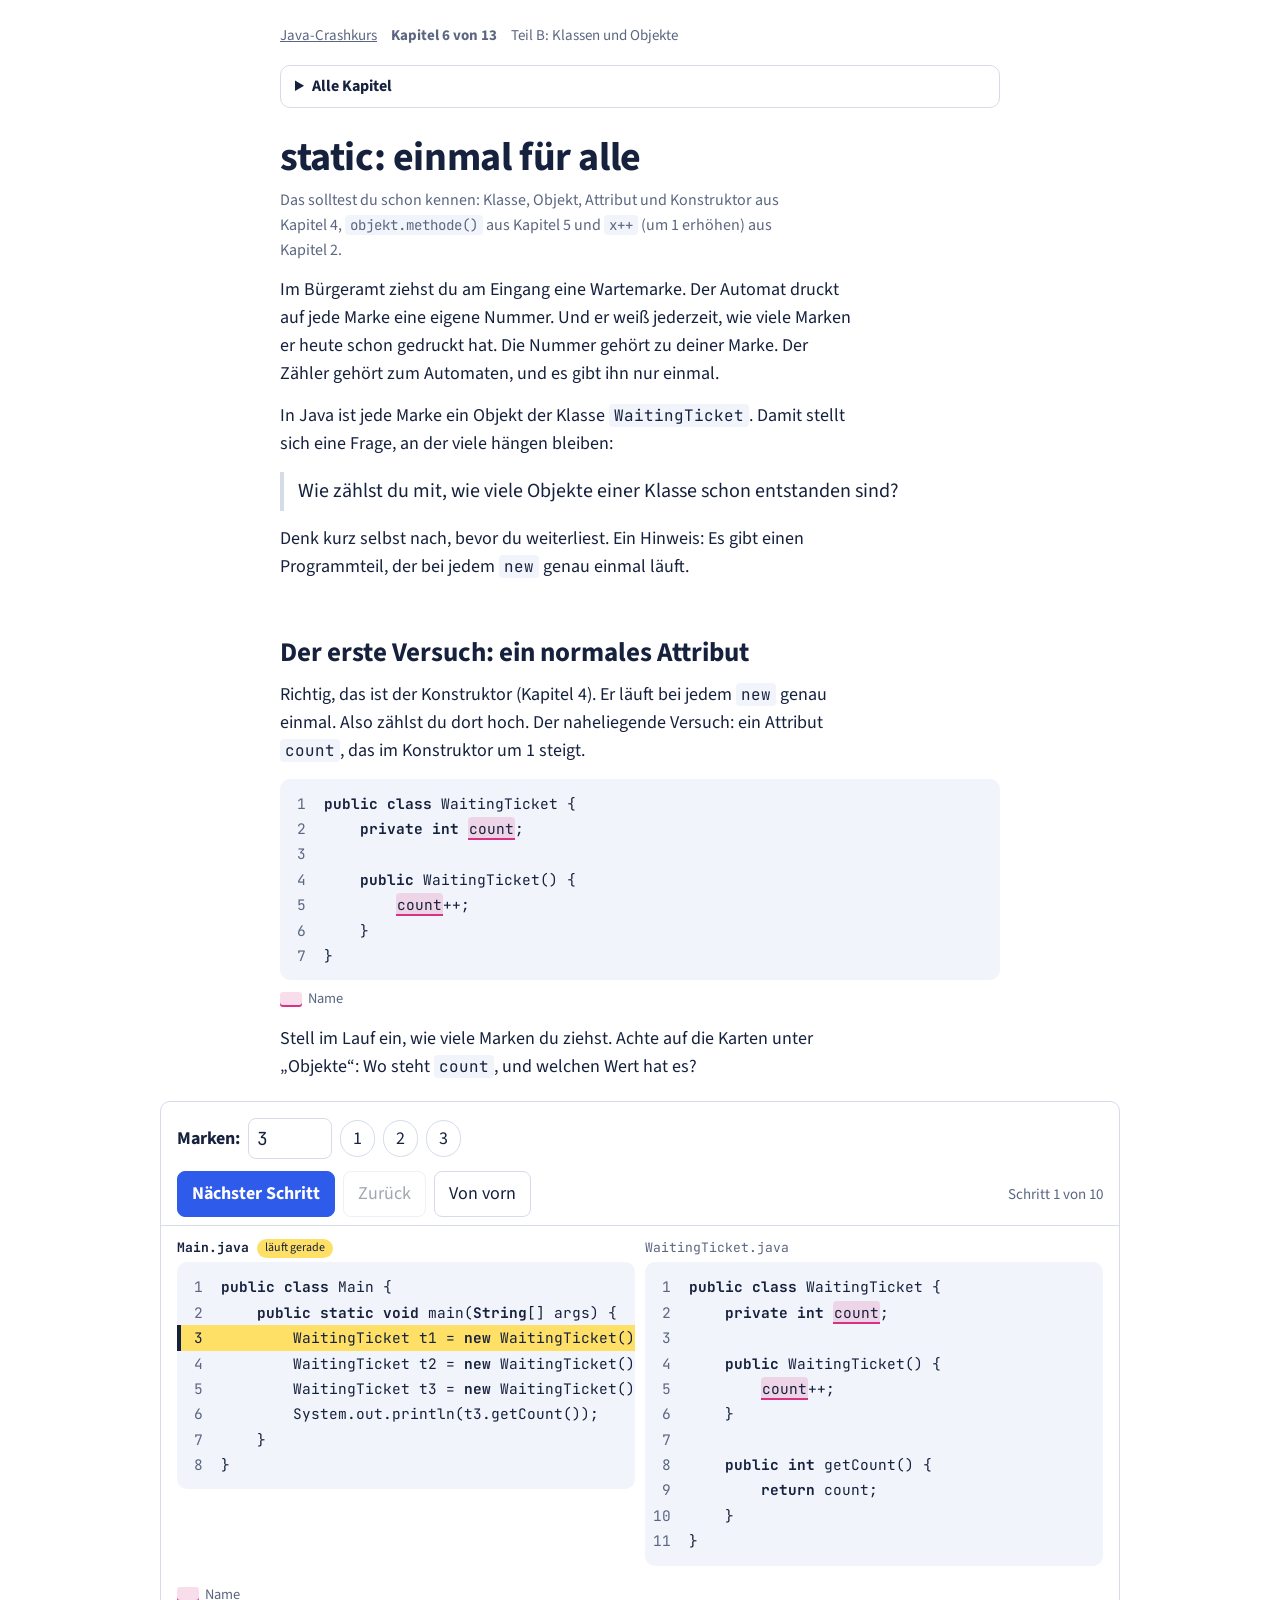
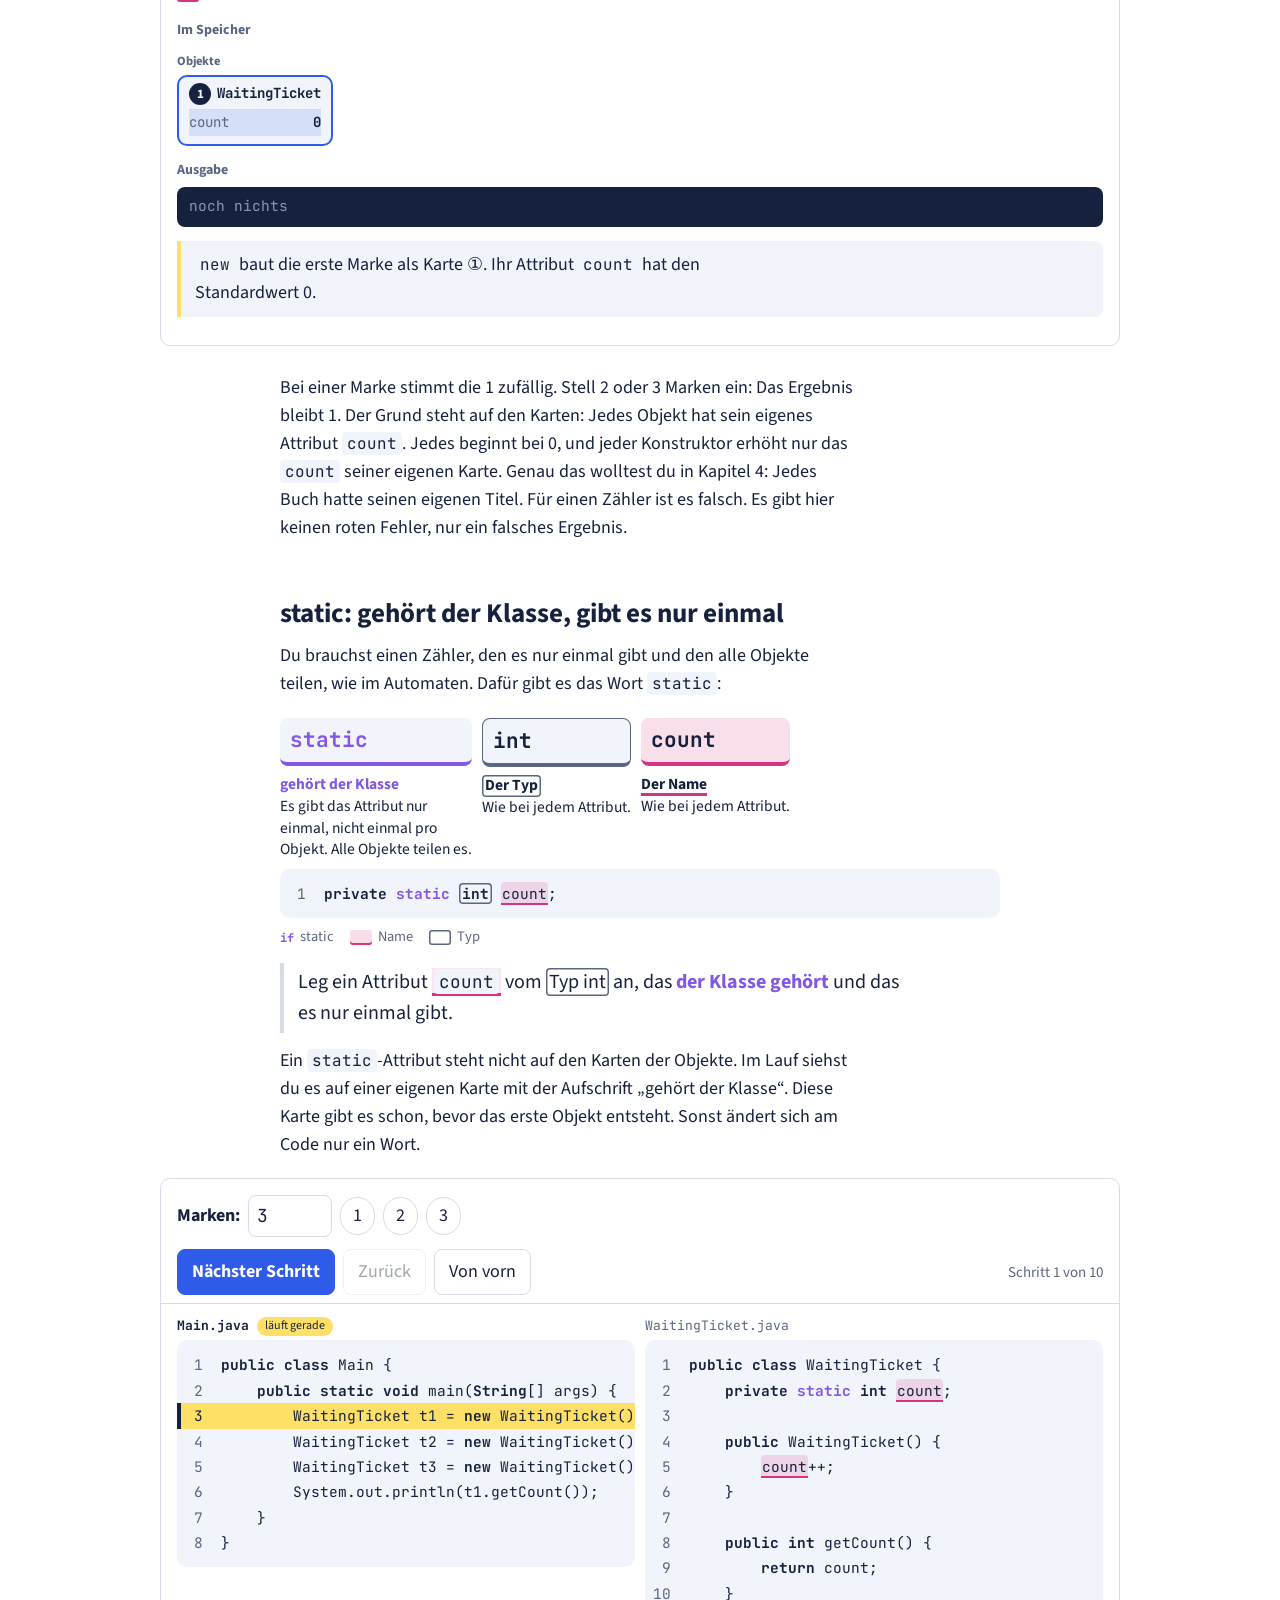
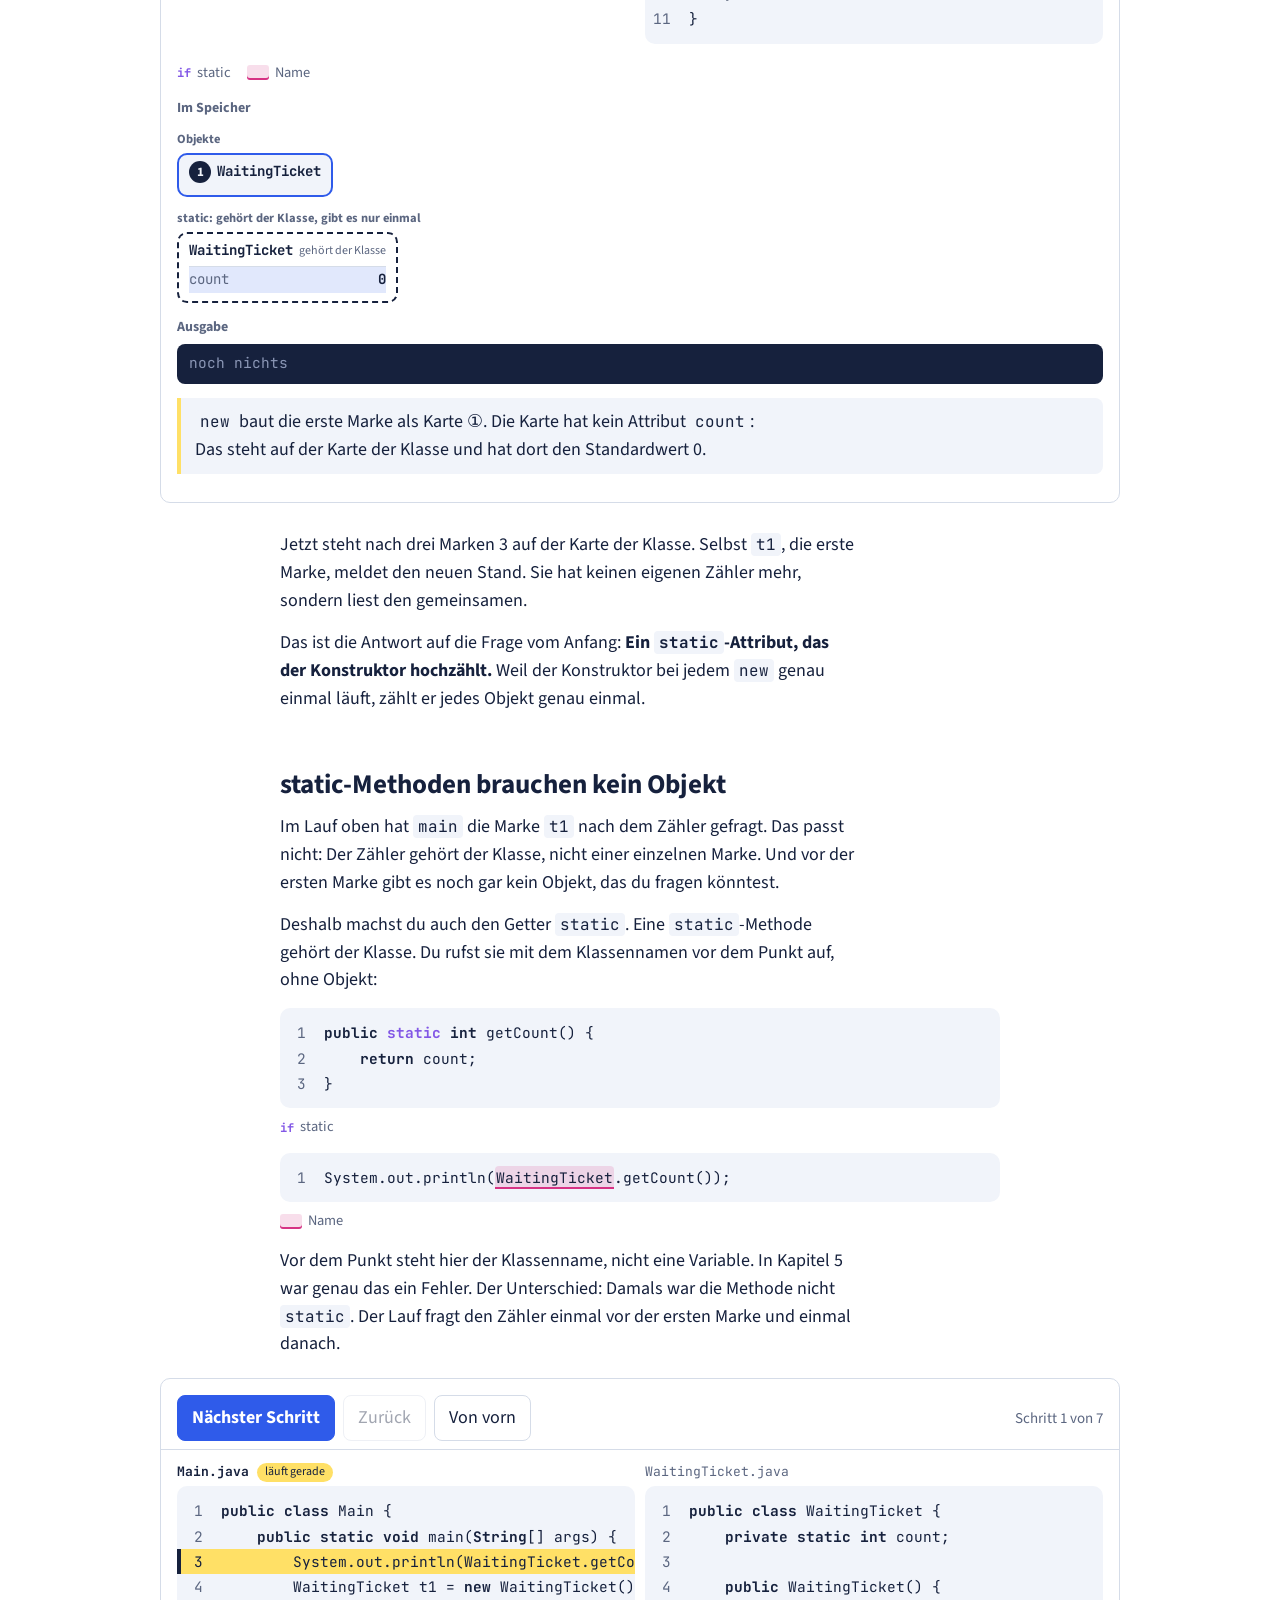
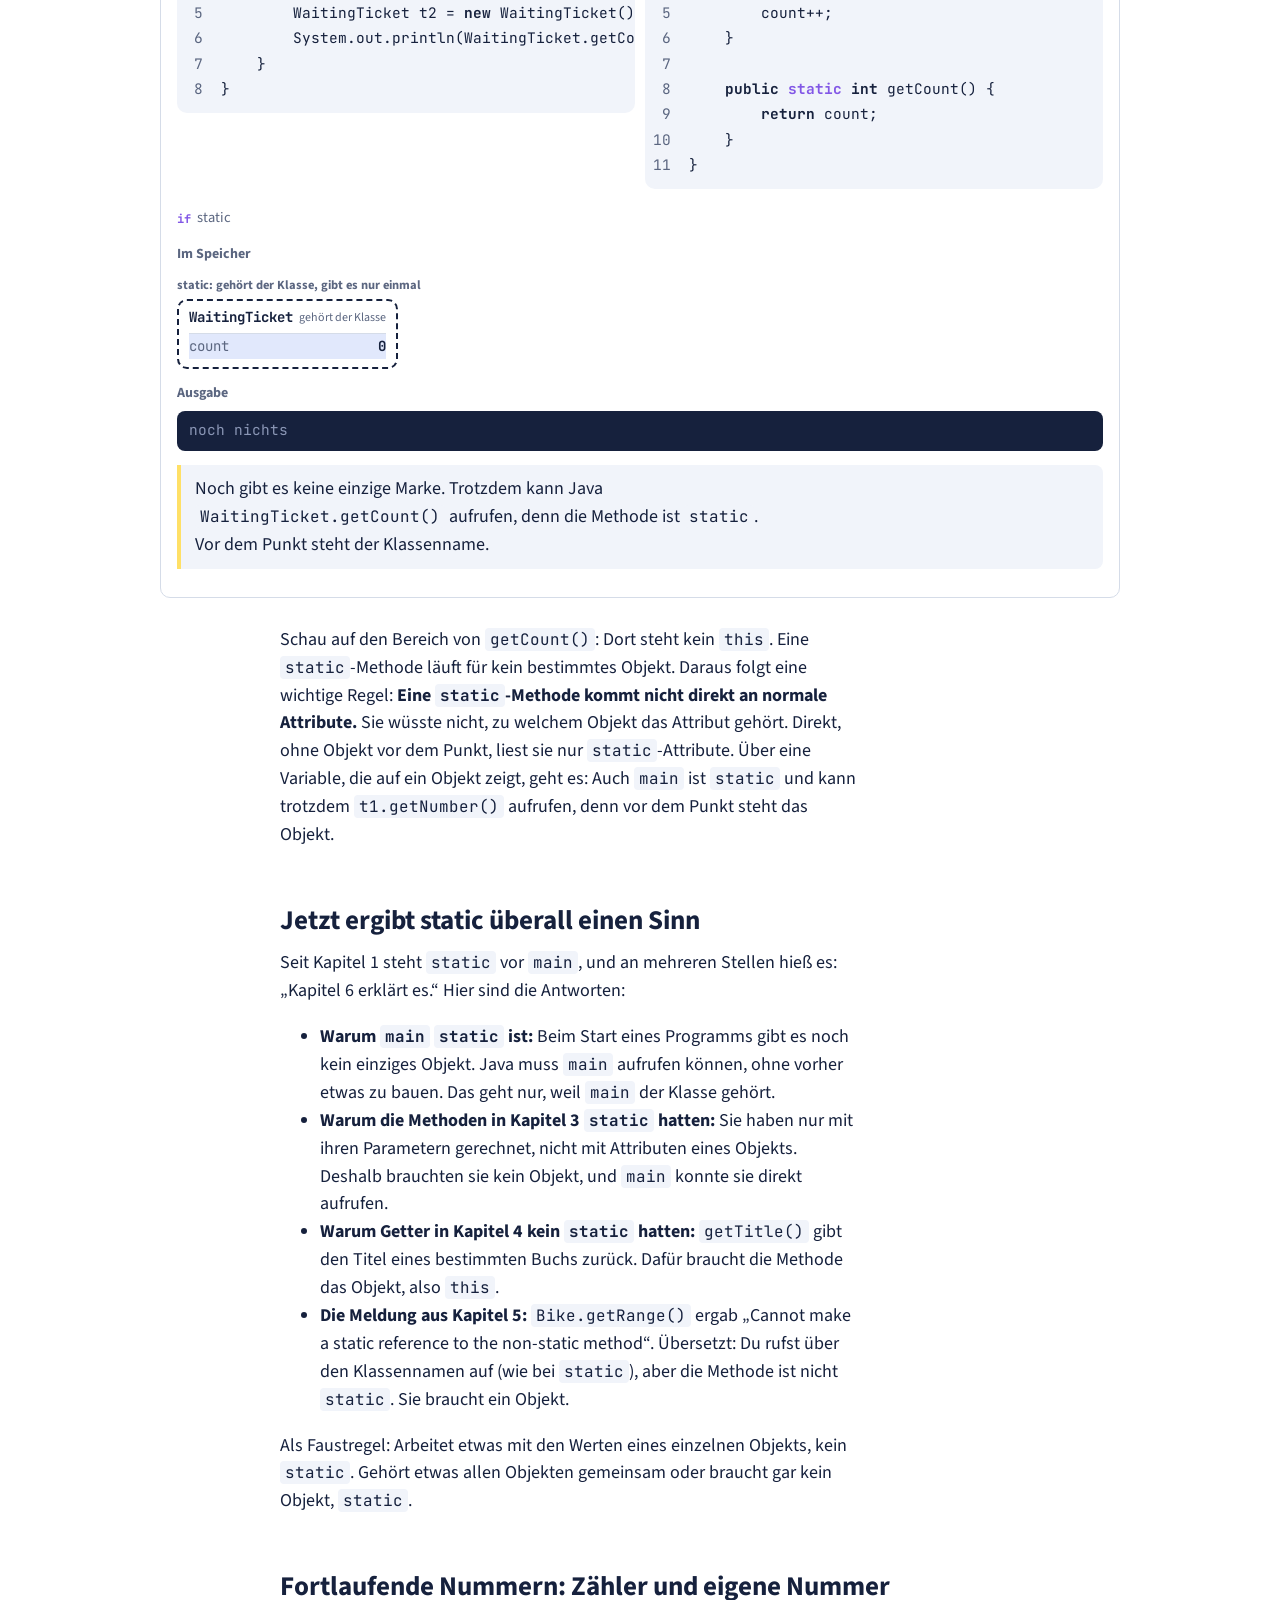
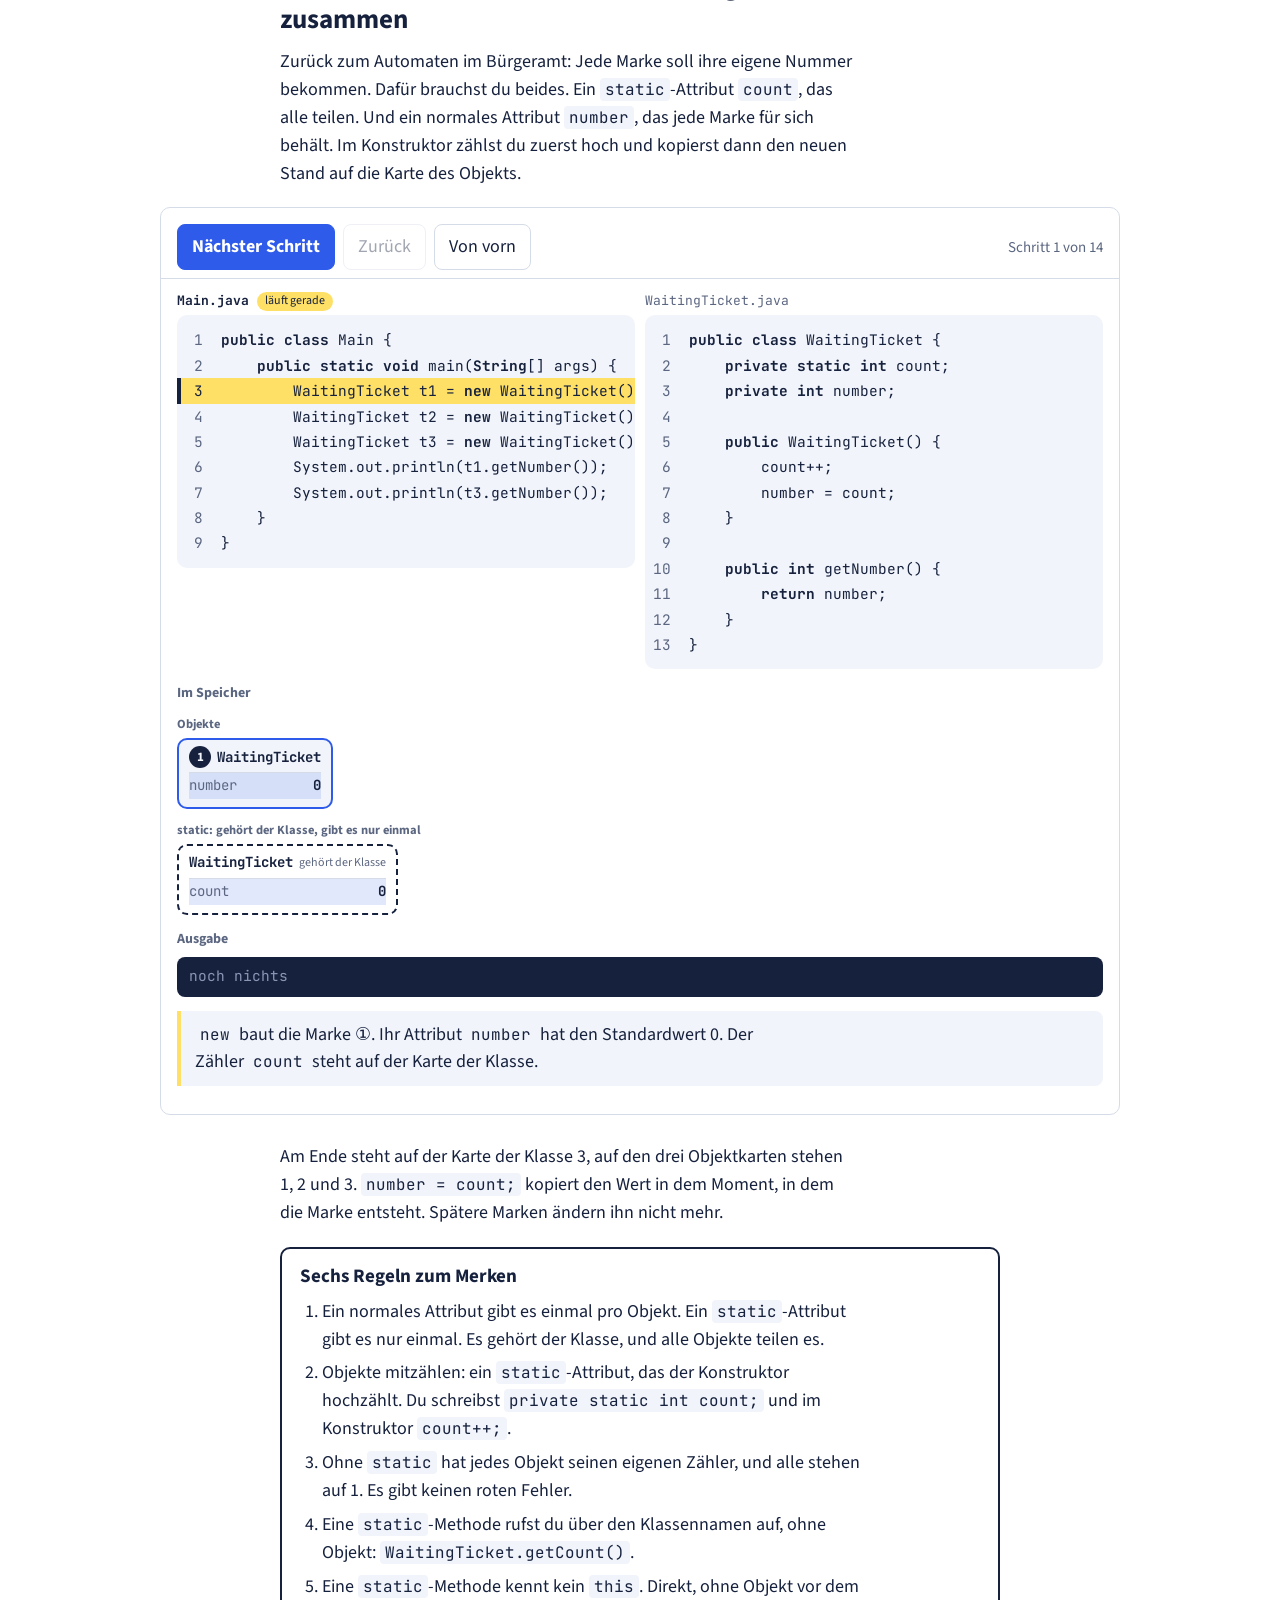
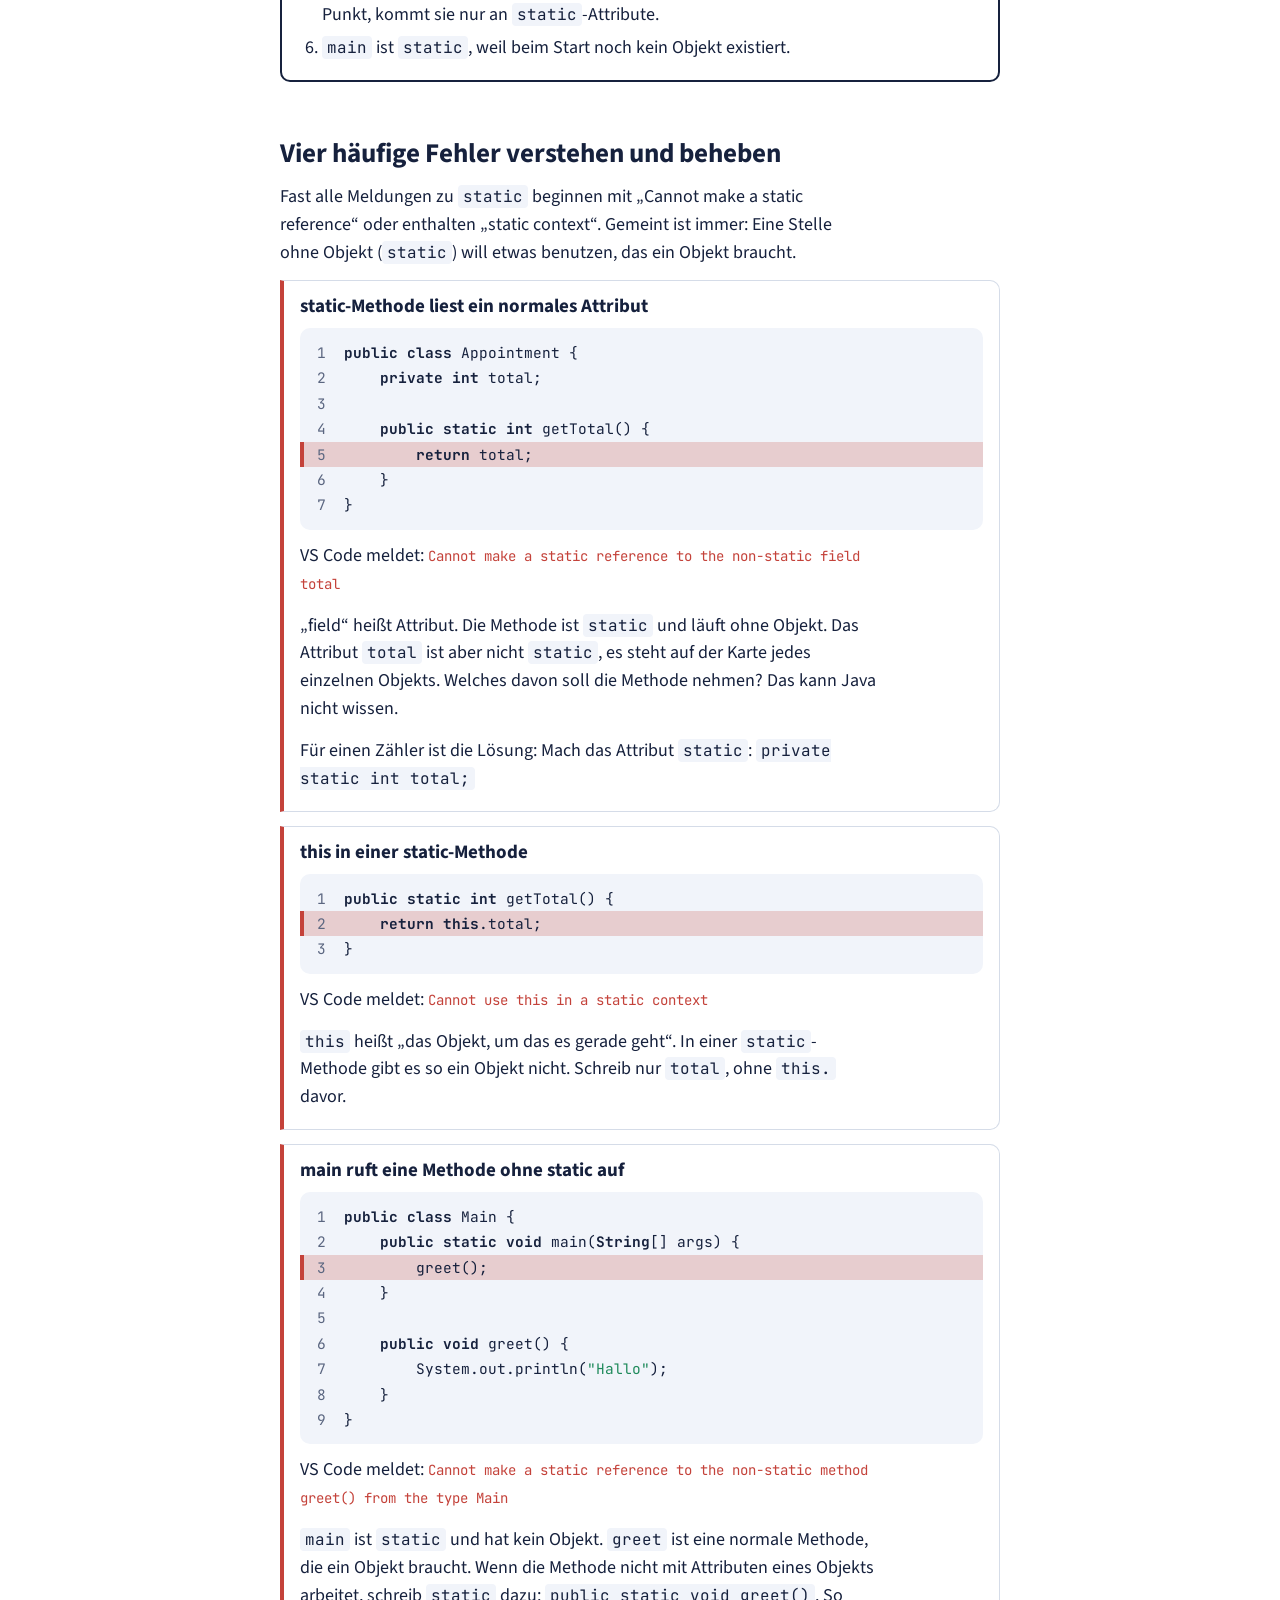
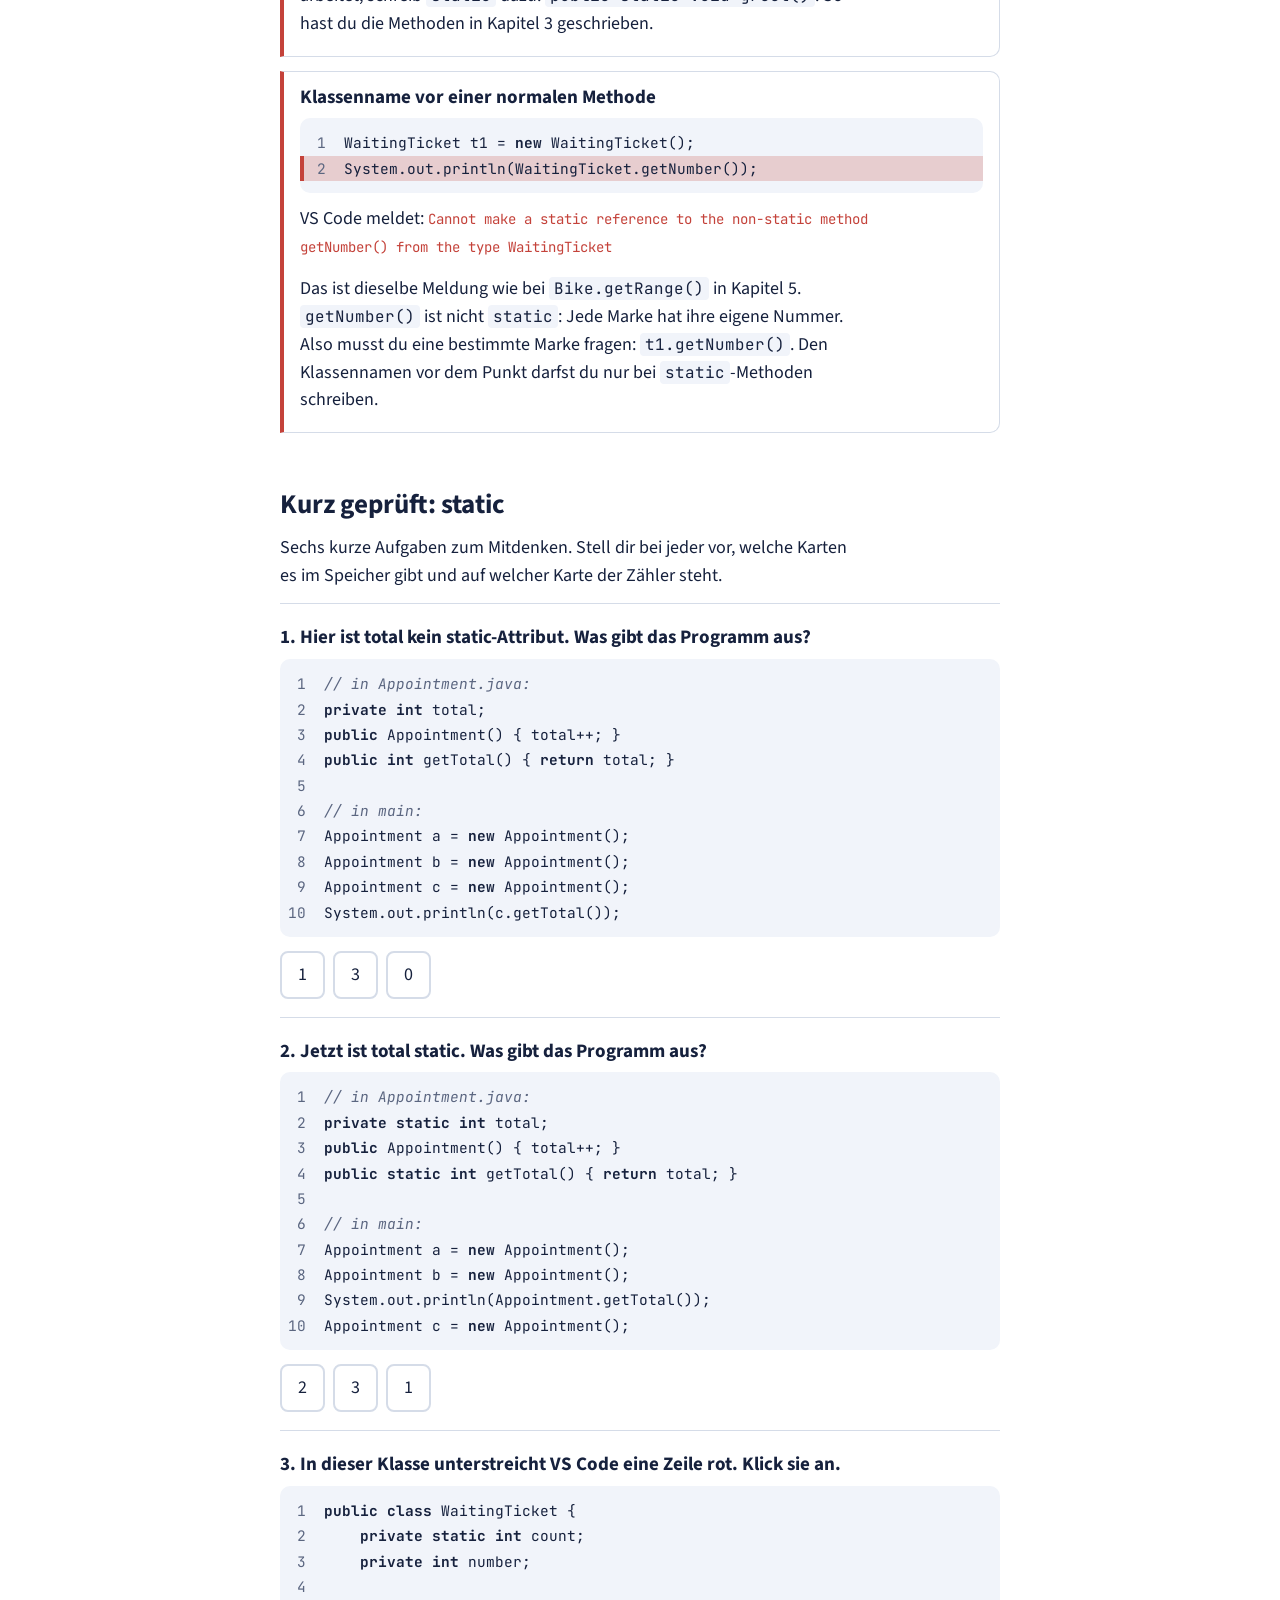
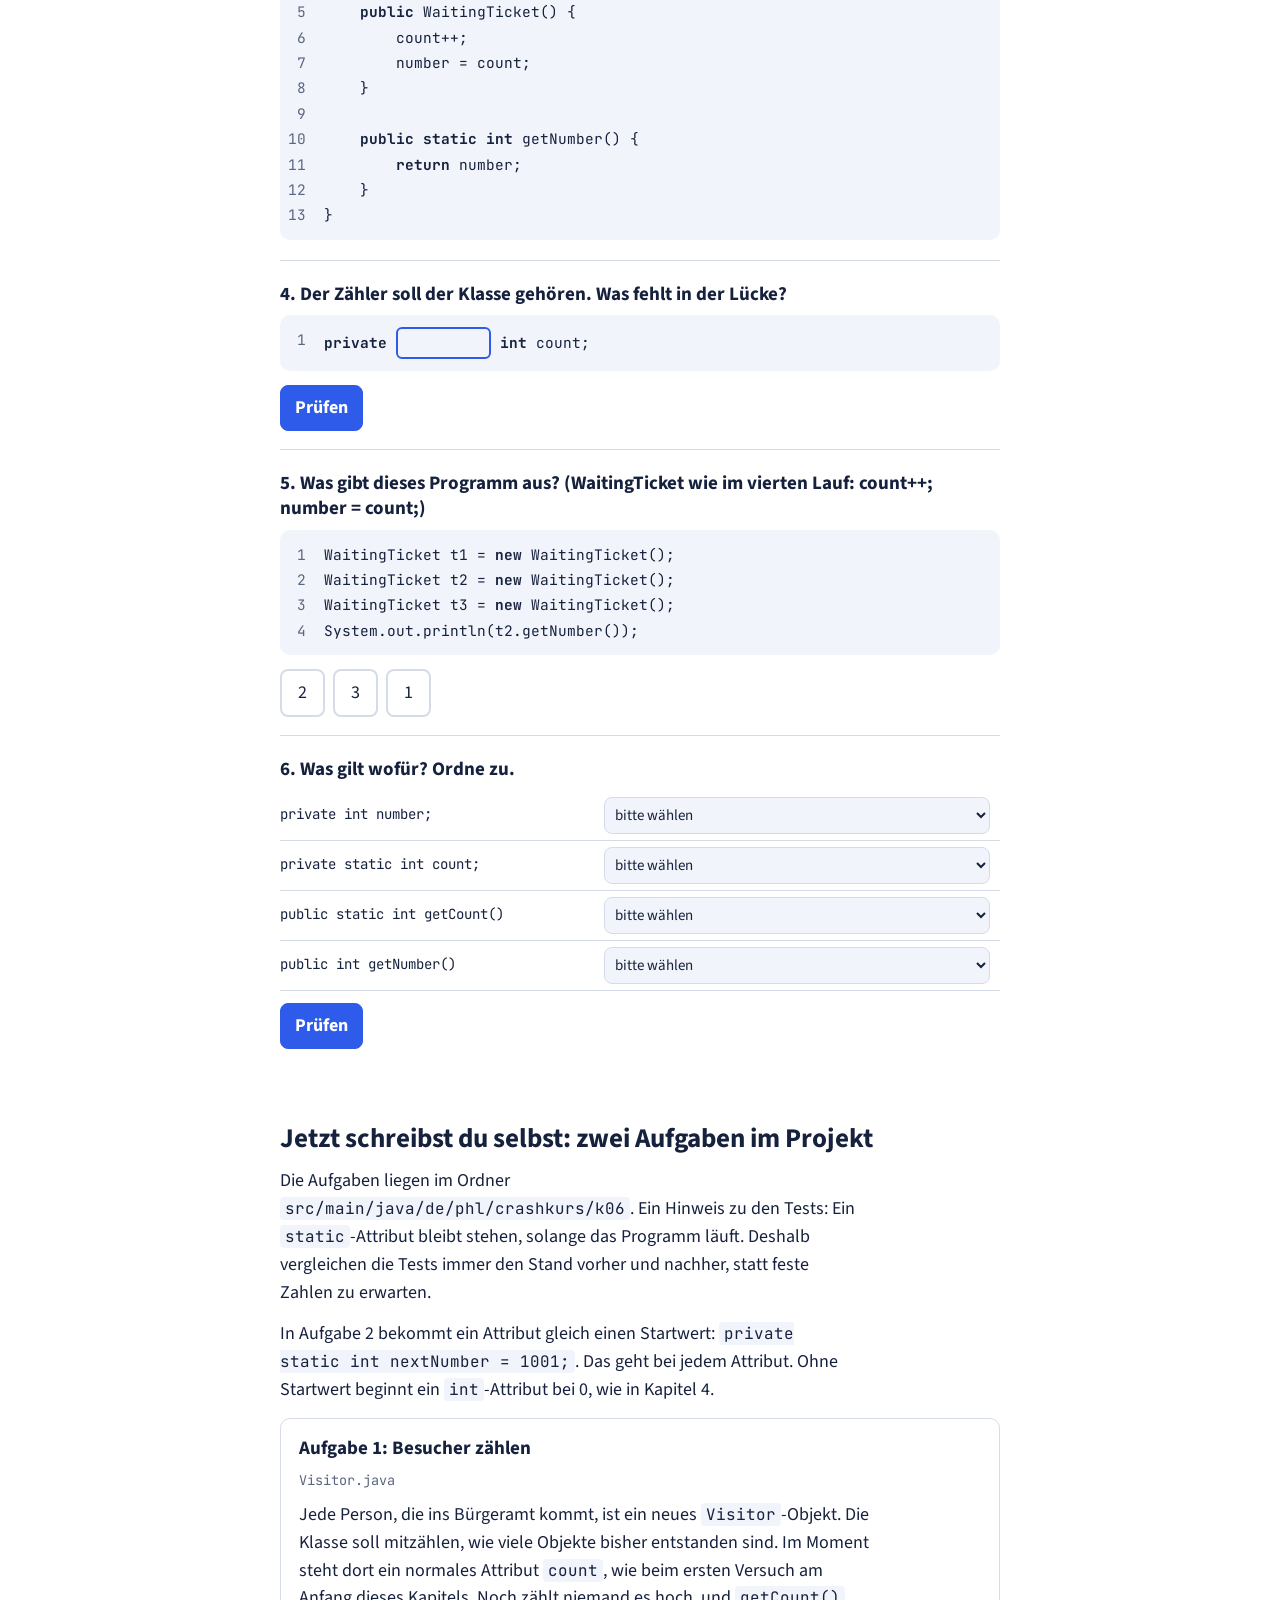
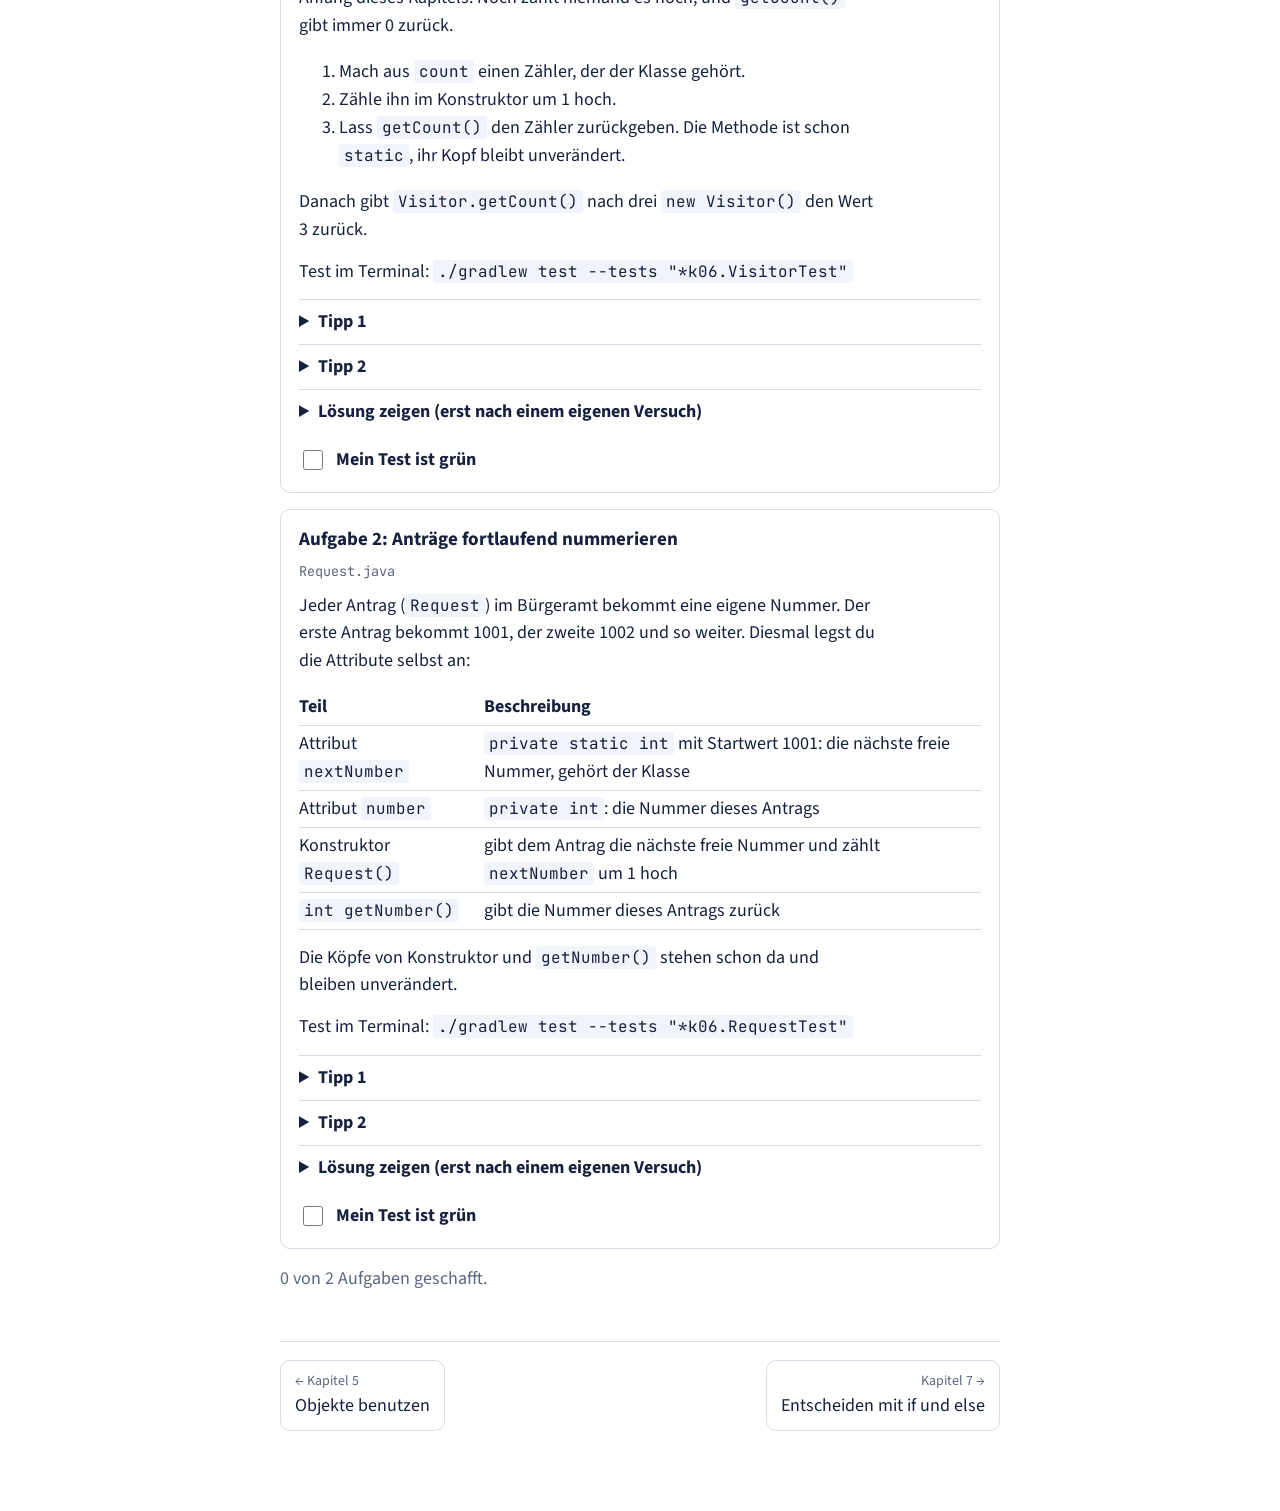
<file: docs/kapitel-06.html>
<!doctype html>
<html lang="de">
<head>
<meta charset="utf-8">
<meta name="viewport" content="width=device-width, initial-scale=1">
<title>Kapitel 6: static: einmal für alle – Java-Crashkurs</title>
<link rel="preconnect" href="https://fonts.googleapis.com">
<link rel="preconnect" href="https://fonts.gstatic.com" crossorigin>
<link href="https://fonts.googleapis.com/css2?family=Source+Sans+3:ital,wght@0,400;0,700;1,400&family=JetBrains+Mono:wght@400;700&display=swap" rel="stylesheet">
<link rel="stylesheet" href="kurs.css">
</head>
<body>
<main class="kurs">

  <p class="vorwissen">Das solltest du schon kennen: Klasse, Objekt, Attribut und Konstruktor aus Kapitel 4, <code>objekt.methode()</code> aus Kapitel 5 und <code>x++</code> (um 1 erhöhen) aus Kapitel 2.</p>

  <p>Im Bürgeramt ziehst du am Eingang eine Wartemarke. Der Automat druckt auf jede Marke eine eigene Nummer. Und er weiß jederzeit, wie viele Marken er heute schon gedruckt hat. Die Nummer gehört zu deiner Marke. Der Zähler gehört zum Automaten, und es gibt ihn nur einmal.</p>
  <p>In Java ist jede Marke ein Objekt der Klasse <code>WaitingTicket</code>. Damit stellt sich eine Frage, an der viele hängen bleiben:</p>
  <p class="vorlesen">Wie zählst du mit, wie viele Objekte einer Klasse schon entstanden sind?</p>
  <p>Denk kurz selbst nach, bevor du weiterliest. Ein Hinweis: Es gibt einen Programmteil, der bei jedem <code>new</code> genau einmal läuft.</p>

  <h2>Der erste Versuch: ein normales Attribut</h2>
  <p>Richtig, das ist der Konstruktor (Kapitel 4). Er läuft bei jedem <code>new</code> genau einmal. Also zählst du dort hoch. Der naheliegende Versuch: ein Attribut <code>count</code>, das im Konstruktor um 1 steigt.</p>
  <div class="code" data-code='public class WaitingTicket {
    private int «pink:count»;

    public WaitingTicket() {
        «pink:count»++;
    }
}'></div>
  <p>Stell im Lauf ein, wie viele Marken du ziehst. Achte auf die Karten unter „Objekte“: Wo steht <code>count</code>, und welchen Wert hat es?</p>

  <div id="lauf1"></div>

  <p>Bei einer Marke stimmt die 1 zufällig. Stell 2 oder 3 Marken ein: Das Ergebnis bleibt 1. Der Grund steht auf den Karten: Jedes Objekt hat sein eigenes Attribut <code>count</code>. Jedes beginnt bei 0, und jeder Konstruktor erhöht nur das <code>count</code> seiner eigenen Karte. Genau das wolltest du in Kapitel 4: Jedes Buch hatte seinen eigenen Titel. Für einen Zähler ist es falsch. Es gibt hier keinen roten Fehler, nur ein falsches Ergebnis.</p>

  <h2>static: gehört der Klasse, gibt es nur einmal</h2>
  <p>Du brauchst einen Zähler, den es nur einmal gibt und den alle Objekte teilen, wie im Automaten. Dafür gibt es das Wort <code>static</code>:</p>
  <div class="aufbau">
    <div class="teil" data-farbe="violett"><span class="stueck">static</span><span class="heisst"><b>gehört der Klasse</b>Es gibt das Attribut nur einmal, nicht einmal pro Objekt. Alle Objekte teilen es.</span></div>
    <div class="teil" data-farbe="typ"><span class="stueck">int</span><span class="heisst"><b>Der Typ</b>Wie bei jedem Attribut.</span></div>
    <div class="teil" data-farbe="pink"><span class="stueck">count</span><span class="heisst"><b>Der Name</b>Wie bei jedem Attribut.</span></div>
  </div>
  <div class="code" data-code='private «violett:static» «typ:int» «pink:count»;'></div>
  <p class="vorlesen">Leg ein Attribut <span class="t-pink"><code>count</code></span> vom <span class="t-typ">Typ int</span> an, das <span class="t-violett">der Klasse gehört</span> und das es nur einmal gibt.</p>
  <p>Ein <code>static</code>-Attribut steht nicht auf den Karten der Objekte. Im Lauf siehst du es auf einer eigenen Karte mit der Aufschrift „gehört der Klasse“. Diese Karte gibt es schon, bevor das erste Objekt entsteht. Sonst ändert sich am Code nur ein Wort.</p>

  <div id="lauf2"></div>

  <p>Jetzt steht nach drei Marken 3 auf der Karte der Klasse. Selbst <code>t1</code>, die erste Marke, meldet den neuen Stand. Sie hat keinen eigenen Zähler mehr, sondern liest den gemeinsamen.</p>
  <p>Das ist die Antwort auf die Frage vom Anfang: <strong>Ein <code>static</code>-Attribut, das der Konstruktor hochzählt.</strong> Weil der Konstruktor bei jedem <code>new</code> genau einmal läuft, zählt er jedes Objekt genau einmal.</p>

  <h2>static-Methoden brauchen kein Objekt</h2>
  <p>Im Lauf oben hat <code>main</code> die Marke <code>t1</code> nach dem Zähler gefragt. Das passt nicht: Der Zähler gehört der Klasse, nicht einer einzelnen Marke. Und vor der ersten Marke gibt es noch gar kein Objekt, das du fragen könntest.</p>
  <p>Deshalb machst du auch den Getter <code>static</code>. Eine <code>static</code>-Methode gehört der Klasse. Du rufst sie mit dem Klassennamen vor dem Punkt auf, ohne Objekt:</p>
  <div class="code" data-code='public «violett:static» int getCount() {
    return count;
}'></div>
  <div class="code" data-code='System.out.println(«pink:WaitingTicket».getCount());'></div>
  <p>Vor dem Punkt steht hier der Klassenname, nicht eine Variable. In Kapitel 5 war genau das ein Fehler. Der Unterschied: Damals war die Methode nicht <code>static</code>. Der Lauf fragt den Zähler einmal vor der ersten Marke und einmal danach.</p>

  <div id="lauf3"></div>

  <p>Schau auf den Bereich von <code>getCount()</code>: Dort steht kein <code>this</code>. Eine <code>static</code>-Methode läuft für kein bestimmtes Objekt. Daraus folgt eine wichtige Regel: <strong>Eine <code>static</code>-Methode kommt nicht direkt an normale Attribute.</strong> Sie wüsste nicht, zu welchem Objekt das Attribut gehört. Direkt, ohne Objekt vor dem Punkt, liest sie nur <code>static</code>-Attribute. Über eine Variable, die auf ein Objekt zeigt, geht es: Auch <code>main</code> ist <code>static</code> und kann trotzdem <code>t1.getNumber()</code> aufrufen, denn vor dem Punkt steht das Objekt.</p>

  <h2>Jetzt ergibt static überall einen Sinn</h2>
  <p>Seit Kapitel 1 steht <code>static</code> vor <code>main</code>, und an mehreren Stellen hieß es: „Kapitel 6 erklärt es.“ Hier sind die Antworten:</p>
  <ul>
    <li><strong>Warum <code>main</code> <code>static</code> ist:</strong> Beim Start eines Programms gibt es noch kein einziges Objekt. Java muss <code>main</code> aufrufen können, ohne vorher etwas zu bauen. Das geht nur, weil <code>main</code> der Klasse gehört.</li>
    <li><strong>Warum die Methoden in Kapitel 3 <code>static</code> hatten:</strong> Sie haben nur mit ihren Parametern gerechnet, nicht mit Attributen eines Objekts. Deshalb brauchten sie kein Objekt, und <code>main</code> konnte sie direkt aufrufen.</li>
    <li><strong>Warum Getter in Kapitel 4 kein <code>static</code> hatten:</strong> <code>getTitle()</code> gibt den Titel eines bestimmten Buchs zurück. Dafür braucht die Methode das Objekt, also <code>this</code>.</li>
    <li><strong>Die Meldung aus Kapitel 5:</strong> <code>Bike.getRange()</code> ergab „Cannot make a static reference to the non-static method“. Übersetzt: Du rufst über den Klassennamen auf (wie bei <code>static</code>), aber die Methode ist nicht <code>static</code>. Sie braucht ein Objekt.</li>
  </ul>
  <p>Als Faustregel: Arbeitet etwas mit den Werten eines einzelnen Objekts, kein <code>static</code>. Gehört etwas allen Objekten gemeinsam oder braucht gar kein Objekt, <code>static</code>.</p>

  <h2>Fortlaufende Nummern: Zähler und eigene Nummer zusammen</h2>
  <p>Zurück zum Automaten im Bürgeramt: Jede Marke soll ihre eigene Nummer bekommen. Dafür brauchst du beides. Ein <code>static</code>-Attribut <code>count</code>, das alle teilen. Und ein normales Attribut <code>number</code>, das jede Marke für sich behält. Im Konstruktor zählst du zuerst hoch und kopierst dann den neuen Stand auf die Karte des Objekts.</p>

  <div id="lauf4"></div>

  <p>Am Ende steht auf der Karte der Klasse 3, auf den drei Objektkarten stehen 1, 2 und 3. <code>number = count;</code> kopiert den Wert in dem Moment, in dem die Marke entsteht. Spätere Marken ändern ihn nicht mehr.</p>

  <div class="merke">
    <h3>Sechs Regeln zum Merken</h3>
    <ol>
      <li>Ein normales Attribut gibt es einmal pro Objekt. Ein <code>static</code>-Attribut gibt es nur einmal. Es gehört der Klasse, und alle Objekte teilen es.</li>
      <li>Objekte mitzählen: ein <code>static</code>-Attribut, das der Konstruktor hochzählt. Du schreibst <code>private static int count;</code> und im Konstruktor <code>count++;</code>.</li>
      <li>Ohne <code>static</code> hat jedes Objekt seinen eigenen Zähler, und alle stehen auf 1. Es gibt keinen roten Fehler.</li>
      <li>Eine <code>static</code>-Methode rufst du über den Klassennamen auf, ohne Objekt: <code>WaitingTicket.getCount()</code>.</li>
      <li>Eine <code>static</code>-Methode kennt kein <code>this</code>. Direkt, ohne Objekt vor dem Punkt, kommt sie nur an <code>static</code>-Attribute.</li>
      <li><code>main</code> ist <code>static</code>, weil beim Start noch kein Objekt existiert.</li>
    </ol>
  </div>

  <h2>Vier häufige Fehler verstehen und beheben</h2>
  <p>Fast alle Meldungen zu <code>static</code> beginnen mit „Cannot make a static reference“ oder enthalten „static context“. Gemeint ist immer: Eine Stelle ohne Objekt (<code>static</code>) will etwas benutzen, das ein Objekt braucht.</p>
  <div id="fehler"></div>

  <h2>Kurz geprüft: static</h2>
  <p>Sechs kurze Aufgaben zum Mitdenken. Stell dir bei jeder vor, welche Karten es im Speicher gibt und auf welcher Karte der Zähler steht.</p>
  <div id="fragen"></div>

  <h2>Jetzt schreibst du selbst: zwei Aufgaben im Projekt</h2>
  <p>Die Aufgaben liegen im Ordner <code>src/main/java/de/phl/crashkurs/k06</code>. Ein Hinweis zu den Tests: Ein <code>static</code>-Attribut bleibt stehen, solange das Programm läuft. Deshalb vergleichen die Tests immer den Stand vorher und nachher, statt feste Zahlen zu erwarten.</p>
  <p>In Aufgabe 2 bekommt ein Attribut gleich einen Startwert: <code>private static int nextNumber = 1001;</code>. Das geht bei jedem Attribut. Ohne Startwert beginnt ein <code>int</code>-Attribut bei 0, wie in Kapitel 4.</p>
  <div id="aufgaben"></div>

</main>

<script src="kurs.js"></script>
<script>
(function () {
  var MARKE = ['', '①', '②', '③'];
  function mainCode(n, ausgabe) {
    var z = ['public class Main {', '    public static void main(String[] args) {'];
    for (var i = 1; i <= n; i++) z.push('        WaitingTicket t' + i + ' = new WaitingTicket();');
    return z.concat(['        System.out.println(' + ausgabe + ');', '    }', '}']);
  }
  function ticketCode(stat) {
    return ['public class WaitingTicket {', '    private ' + (stat ? '«violett:static» ' : '') + 'int «pink:count»;', '',
      '    public WaitingTicket() {', '        «pink:count»++;', '    }', '',
      '    public int getCount() {', '        return count;', '    }', '}'];
  }

  /* Lauf 1 und 2: n Marken ziehen, dann eine Marke nach dem Zähler fragen */
  function zaehlen(n, stat) {
    var a = Kurs.ablauf().datei('Main.java');
    if (stat) a.statisch('WaitingTicket', 'count', 0);
    for (var i = 1; i <= n; i++) {
      var id = String(i), m = MARKE[i];
      a.objekt(id, 'WaitingTicket', stat ? [] : [['count', 0]]);
      a.schritt(2 + i, i === 1
        ? '<code>new</code> baut die erste Marke als Karte ①.' + (stat ? ' Die Karte hat kein Attribut <code>count</code>: Das steht auf der Karte der Klasse und hat dort den Standardwert 0.' : ' Ihr Attribut <code>count</code> hat den Standardwert 0.')
        : '<code>new</code> baut Marke Nummer ' + i + ' als Karte ' + m + '.' + (stat ? '' : ' Sie bekommt ihr eigenes <code>count</code>, wieder mit 0.'));
      a.bereich('WaitingTicket()', 'WaitingTicket.java').setze('this', { ref: id });
      if (stat) a.statisch('WaitingTicket', 'count', i);
      else a.attr(id, 'count', 1);
      a.schritt(5, stat
        ? 'Der Konstruktor läuft für ' + m + '. <code>count++</code> erhöht den gemeinsamen Zähler auf der Karte der Klasse: von ' + (i - 1) + ' auf ' + i + '.'
        : 'Der Konstruktor läuft für ' + m + '. <code>count++</code> erhöht das <code>count</code>, das zu diesem Objekt gehört, also das auf Karte ' + m + ': von 0 auf 1.' + (i > 1 ? ' Die anderen Karten ändert er nicht.' : ''));
      a.verlasse().setze('t' + i, { ref: id }).schritt(2 + i, 'Zurück in <code>main</code>: <code>t' + i + '</code> zeigt auf die Karte ' + m + '.');
    }
    var wer = stat ? 't1' : 't' + n, wert = stat ? n : 1;
    a.aus(String(wert)).schritt(3 + n, stat
      ? '<code>t1.getCount()</code> fragt die erste Marke. <code>count</code> steht nicht auf ihrer Karte, sondern auf der Karte der Klasse. Dort steht ' + n + '. Den Sprung in den Getter zeigt dieser Lauf nicht.'
      : '<code>' + wer + '.getCount()</code> fragt die letzte Marke nach ihrem <code>count</code>. Auf ihrer Karte steht 1' + (n > 1 ? ', wie auf allen anderen Karten, obwohl es ' + n + ' Marken gibt' : '. Bei einer Marke stimmt das zufällig') + '. Den Sprung in den Getter zeigt dieser Lauf nicht.');
    return a.schritte;
  }

  var TICKET3 = ['public class WaitingTicket {', '    private static int count;', '',
    '    public WaitingTicket() {', '        count++;', '    }', '',
    '    public «violett:static» int getCount() {', '        return count;', '    }', '}'];
  var TICKET4 = ['public class WaitingTicket {', '    private static int count;', '    private int number;', '',
    '    public WaitingTicket() {', '        count++;', '        number = count;', '    }', '',
    '    public int getNumber() {', '        return number;', '    }', '}'];

  Kurs.start({
    nr: 6,
    legende: { violett: 'static', pink: 'Name', typ: 'Typ' },

    laeufe: {
      lauf1: {
        nebeneinander: true,
        eingabe: { art: 'zahl', label: 'Marken', start: 3, proben: [1, 2, 3], min: 1, max: 3 },
        dateien: function (v) { return [{ name: 'Main.java', code: mainCode(v, 't' + v + '.getCount()') }, { name: 'WaitingTicket.java', code: ticketCode(false) }]; },
        schritte: function (v) { return zaehlen(v, false); }
      },
      lauf2: {
        nebeneinander: true,
        eingabe: { art: 'zahl', label: 'Marken', start: 3, proben: [1, 2, 3], min: 1, max: 3 },
        dateien: function (v) { return [{ name: 'Main.java', code: mainCode(v, 't1.getCount()') }, { name: 'WaitingTicket.java', code: ticketCode(true) }]; },
        schritte: function (v) { return zaehlen(v, true); }
      },
      lauf3: {
        nebeneinander: true,
        dateien: [{ name: 'Main.java', code: ['public class Main {', '    public static void main(String[] args) {', '        System.out.println(WaitingTicket.getCount());',
          '        WaitingTicket t1 = new WaitingTicket();', '        WaitingTicket t2 = new WaitingTicket();', '        System.out.println(WaitingTicket.getCount());', '    }', '}'] },
          { name: 'WaitingTicket.java', code: TICKET3 }],
        schritte: function () {
          var a = Kurs.ablauf().datei('Main.java').statisch('WaitingTicket', 'count', 0);
          a.schritt(3, 'Noch gibt es keine einzige Marke. Trotzdem kann Java <code>WaitingTicket.getCount()</code> aufrufen, denn die Methode ist <code>static</code>. Vor dem Punkt steht der Klassenname.');
          a.bereich('getCount()', 'WaitingTicket.java').schritt(9, 'Java springt in <code>getCount</code>. Im Bereich steht kein <code>this</code>, denn es gibt kein Objekt, um das es geht. <code>count</code> ist der Zähler der Klasse: 0.', { gibt: 0 });
          a.verlasse().aus('0').schritt(3, 'Zurück in Zeile 3: Java gibt 0 aus.');
          a.objekt('1', 'WaitingTicket', []).statisch('WaitingTicket', 'count', 1).setze('t1', { ref: '1' })
            .schritt(4, 'Die erste Marke entsteht. Der Konstruktor zählt den Zähler der Klasse auf 1 (hier in einem Schritt zusammengefasst).');
          a.objekt('2', 'WaitingTicket', []).statisch('WaitingTicket', 'count', 2).setze('t2', { ref: '2' })
            .schritt(5, 'Die zweite Marke entsteht. Der Zähler steht jetzt auf 2.');
          a.bereich('getCount()', 'WaitingTicket.java').schritt(9, 'Wieder über den Klassennamen, wieder ohne <code>this</code>. Der Zähler der Klasse ist 2.', { gibt: 2 });
          a.verlasse().aus('2').schritt(6, 'Java gibt 2 aus. Der Aufruf fragt kein Objekt, sondern nur die Klasse.');
          return a.schritte;
        }
      },
      lauf4: {
        nebeneinander: true,
        dateien: [{ name: 'Main.java', code: ['public class Main {', '    public static void main(String[] args) {', '        WaitingTicket t1 = new WaitingTicket();', '        WaitingTicket t2 = new WaitingTicket();',
          '        WaitingTicket t3 = new WaitingTicket();', '        System.out.println(t1.getNumber());', '        System.out.println(t3.getNumber());', '    }', '}'] },
          { name: 'WaitingTicket.java', code: TICKET4 }],
        schritte: function () {
          var a = Kurs.ablauf().datei('Main.java').statisch('WaitingTicket', 'count', 0);
          for (var i = 1; i <= 3; i++) {
            var id = String(i), m = MARKE[i];
            a.objekt(id, 'WaitingTicket', [['number', 0]]).schritt(2 + i, '<code>new</code> baut die Marke ' + m + '.' + (i === 1 ? ' Ihr Attribut <code>number</code> hat den Standardwert 0. Der Zähler <code>count</code> steht auf der Karte der Klasse.' : ''));
            a.bereich('WaitingTicket()', 'WaitingTicket.java').setze('this', { ref: id });
            a.statisch('WaitingTicket', 'count', i).schritt(6, 'Der Konstruktor läuft für ' + m + '. <code>count++</code>: Der gemeinsame Zähler steigt auf ' + i + '.');
            a.attr(id, 'number', i).schritt(7, '<code>number = count;</code> kopiert den aktuellen Stand ' + i + ' auf die Karte ' + m + '. <code>number</code> gehört nur diesem Objekt.');
            a.verlasse().setze('t' + i, { ref: id }).schritt(2 + i, 'Zurück in <code>main</code>: <code>t' + i + '</code> zeigt auf ' + m + '.');
          }
          a.aus('1').schritt(6, '<code>t1.getNumber()</code> fragt die Marke ① nach ihrer eigenen Nummer: 1. Dass der Zähler inzwischen auf 3 steht, ändert daran nichts.');
          a.aus('3').schritt(7, '<code>t3.getNumber()</code> fragt die Marke ③: 3.');
          return a.schritte;
        }
      }
    },

    fehler: [
      { titel: 'static-Methode liest ein normales Attribut', code: ['public class Appointment {', '    private int total;', '', '    public static int getTotal() {', '        return total;', '    }', '}'], rot: [5], quelle: 'VS Code',
        meldung: 'Cannot make a static reference to the non-static field total',
        text: '<p>„field“ heißt Attribut. Die Methode ist <code>static</code> und läuft ohne Objekt. Das Attribut <code>total</code> ist aber nicht <code>static</code>, es steht auf der Karte jedes einzelnen Objekts. Welches davon soll die Methode nehmen? Das kann Java nicht wissen.</p><p>Für einen Zähler ist die Lösung: Mach das Attribut <code>static</code>: <code>private static int total;</code></p>' },
      { titel: 'this in einer static-Methode', code: ['public static int getTotal() {', '    return this.total;', '}'], rot: [2], quelle: 'VS Code',
        meldung: 'Cannot use this in a static context',
        text: '<p><code>this</code> heißt „das Objekt, um das es gerade geht“. In einer <code>static</code>-Methode gibt es so ein Objekt nicht. Schreib nur <code>total</code>, ohne <code>this.</code> davor.</p>' },
      { titel: 'main ruft eine Methode ohne static auf', code: ['public class Main {', '    public static void main(String[] args) {', '        greet();', '    }', '', '    public void greet() {', '        System.out.println("Hallo");', '    }', '}'], rot: [3], quelle: 'VS Code',
        meldung: 'Cannot make a static reference to the non-static method greet() from the type Main',
        text: '<p><code>main</code> ist <code>static</code> und hat kein Objekt. <code>greet</code> ist eine normale Methode, die ein Objekt braucht. Wenn die Methode nicht mit Attributen eines Objekts arbeitet, schreib <code>static</code> dazu: <code>public static void greet()</code>. So hast du die Methoden in Kapitel 3 geschrieben.</p>' },
      { titel: 'Klassenname vor einer normalen Methode', code: ['WaitingTicket t1 = new WaitingTicket();', 'System.out.println(WaitingTicket.getNumber());'], rot: [2], quelle: 'VS Code',
        meldung: 'Cannot make a static reference to the non-static method getNumber() from the type WaitingTicket',
        text: '<p>Das ist dieselbe Meldung wie bei <code>Bike.getRange()</code> in Kapitel 5. <code>getNumber()</code> ist nicht <code>static</code>: Jede Marke hat ihre eigene Nummer. Also musst du eine bestimmte Marke fragen: <code>t1.getNumber()</code>. Den Klassennamen vor dem Punkt darfst du nur bei <code>static</code>-Methoden schreiben.</p>' }
    ],

    fragen: [
      { art: 'wahl', frage: 'Hier ist total kein static-Attribut. Was gibt das Programm aus?',
        code: ['// in Appointment.java:', 'private int total;', 'public Appointment() { total++; }', 'public int getTotal() { return total; }', '', '// in main:', 'Appointment a = new Appointment();', 'Appointment b = new Appointment();', 'Appointment c = new Appointment();', 'System.out.println(c.getTotal());'],
        optionen: [
          { t: '1', ok: true, warum: 'Richtig. Jedes Objekt hat sein eigenes total. Jeder Konstruktor erhöht nur das total seiner eigenen Karte von 0 auf 1.' },
          { t: '3', warum: 'So wäre es mit static. Ohne static hat jedes Objekt seinen eigenen Zähler. Der Konstruktor zählt die Karte von c nur einmal hoch, nämlich bei ihrem eigenen new.' },
          { t: '0', warum: 'Der Konstruktor läuft bei jedem new und erhöht total. Auf der Karte von c steht deshalb 1.' }
        ] },
      { art: 'wahl', frage: 'Jetzt ist total static. Was gibt das Programm aus?',
        code: ['// in Appointment.java:', 'private static int total;', 'public Appointment() { total++; }', 'public static int getTotal() { return total; }', '', '// in main:', 'Appointment a = new Appointment();', 'Appointment b = new Appointment();', 'System.out.println(Appointment.getTotal());', 'Appointment c = new Appointment();'],
        optionen: [
          { t: '2', ok: true, warum: 'Richtig. Den Zähler gibt es nur einmal. Bei der Ausgabe existieren erst zwei Objekte, also steht er auf 2. Das dritte new kommt erst danach.' },
          { t: '3', warum: 'Schau auf die Reihenfolge. Die Ausgabe steht vor dem dritten new. Zu diesem Zeitpunkt gibt es erst zwei Objekte.' },
          { t: '1', warum: 'Mit static teilen alle Objekte denselben Zähler. Zwei Konstruktor-Aufrufe haben ihn erhöht, also steht er auf 2.' }
        ] },
      { art: 'zeile', frage: 'In dieser Klasse unterstreicht VS Code eine Zeile rot. Klick sie an.',
        code: ['public class WaitingTicket {', '    private static int count;', '    private int number;', '', '    public WaitingTicket() {', '        count++;', '        number = count;', '    }', '', '    public static int getNumber() {', '        return number;', '    }', '}'],
        ok: 11,
        richtig: 'Richtig. getNumber ist static, aber number ist ein normales Attribut. VS Code meldet: „Cannot make a static reference to the non-static field number“. Lass static bei getNumber weg.',
        falsch: 'Diese Zeile ist in Ordnung. Such eine static-Methode, die auf ein normales Attribut zugreift.',
        warum: { 10: 'Hier steckt die Ursache: getNumber ist static. VS Code unterstreicht aber Zeile 11 rot, denn dort benutzt die Methode das normale Attribut number. Klick die rote Zeile an.', 7: 'Der Konstruktor ist nicht static. Er läuft für ein bestimmtes Objekt und darf dessen number setzen. Er darf auch das static-Attribut count lesen.', 6: 'Der Konstruktor darf das static-Attribut count benutzen. Das ist genau das Muster zum Mitzählen.' } },
      { art: 'luecke', frage: 'Der Zähler soll der Klasse gehören. Was fehlt in der Lücke?',
        code: ['private ___ int count;'], ok: ['static'], proben: ['final', 'Static', 'static'],
        falschBei: { final: 'final heißt: Der Wert darf sich nicht mehr ändern. Ein Zähler muss sich aber ändern. Gesucht ist das Wort für „gehört der Klasse“.', Static: 'Fast. Java-Wörter schreibst du klein: static.' },
        richtig: 'Richtig. private static int count; gibt es nur einmal, und alle Objekte teilen es.',
        falsch: 'Das passt noch nicht. Gesucht ist das Wort, das ein Attribut zu einem Attribut der Klasse macht.' },
      { art: 'wahl', frage: 'Was gibt dieses Programm aus? (WaitingTicket wie im vierten Lauf: count++; number = count;)',
        code: ['WaitingTicket t1 = new WaitingTicket();', 'WaitingTicket t2 = new WaitingTicket();', 'WaitingTicket t3 = new WaitingTicket();', 'System.out.println(t2.getNumber());'],
        optionen: [
          { t: '2', ok: true, warum: 'Richtig. Beim Bau von t2 stand der Zähler auf 2. Der Konstruktor kopiert diesen Wert auf die Karte von t2. Danach ändert er sich nicht mehr.' },
          { t: '3', warum: '3 ist der Stand des Zählers am Ende. Die Frage meint aber number, die eigene Nummer von t2. Der Konstruktor hat sie beim Bau von t2 gespeichert, als der Zähler auf 2 stand.' },
          { t: '1', warum: 'Der Konstruktor zählt den Zähler vor number = count; hoch. Bei t2 steht er schon auf 2.' }
        ] },
      { art: 'zuordnen', frage: 'Was gilt wofür? Ordne zu.',
        paare: [['private int number;', 'gibt es einmal pro Objekt', 'Ohne static steht das Attribut auf der Karte jedes Objekts.'],
                ['private static int count;', 'gibt es nur einmal, alle teilen es', 'static heißt: gehört der Klasse.'],
                ['public static int getCount()', 'aufrufen mit dem Klassennamen, ohne Objekt', 'Eine static-Methode gehört der Klasse: WaitingTicket.getCount().'],
                ['public int getNumber()', 'aufrufen an einem Objekt, zum Beispiel t1', 'Ohne static braucht die Methode ein Objekt: t1.getNumber().']],
        richtig: 'Alles richtig zugeordnet.', falsch: 'Noch nicht ganz. Rot markiert sind die Zeilen, die noch nicht passen:' }
    ],

    aufgaben: [
      { titel: 'Aufgabe 1: Besucher zählen', datei: 'Visitor.java', befehl: './gradlew test --tests "*k06.VisitorTest"',
        text: '<p>Jede Person, die ins Bürgeramt kommt, ist ein neues <code>Visitor</code>-Objekt. Die Klasse soll mitzählen, wie viele Objekte bisher entstanden sind. Im Moment steht dort ein normales Attribut <code>count</code>, wie beim ersten Versuch am Anfang dieses Kapitels. Noch zählt niemand es hoch, und <code>getCount()</code> gibt immer 0 zurück.</p><ol><li>Mach aus <code>count</code> einen Zähler, der der Klasse gehört.</li><li>Zähle ihn im Konstruktor um 1 hoch.</li><li>Lass <code>getCount()</code> den Zähler zurückgeben. Die Methode ist schon <code>static</code>, ihr Kopf bleibt unverändert.</li></ol><p>Danach gibt <code>Visitor.getCount()</code> nach drei <code>new Visitor()</code> den Wert 3 zurück.</p>',
        tipps: ['Fang am besten mit Schritt 3 an und schreib <code>return count;</code>. Dann wird die Zeile rot, und VS Code meldet: <span class="meldung">Cannot make a static reference to the non-static field count</span>. Die <code>static</code>-Methode kommt nicht an ein normales Attribut. Schritt 1 behebt das.', 'Drei Änderungen: <code>private static int count;</code> oben, <code>count++;</code> im Konstruktor und <code>return count;</code> in <code>getCount()</code>.'],
        loesung: ['private static int count;', '', 'public Visitor() {', '    count++;', '}', '', 'public static int getCount() {', '    return count;', '}'] },
      { titel: 'Aufgabe 2: Anträge fortlaufend nummerieren', datei: 'Request.java', befehl: './gradlew test --tests "*k06.RequestTest"',
        text: '<p>Jeder Antrag (<code>Request</code>) im Bürgeramt bekommt eine eigene Nummer. Der erste Antrag bekommt 1001, der zweite 1002 und so weiter. Diesmal legst du die Attribute selbst an:</p><table><tr><th>Teil</th><th>Beschreibung</th></tr><tr><td>Attribut <code>nextNumber</code></td><td><code>private static int</code> mit Startwert 1001: die nächste freie Nummer, gehört der Klasse</td></tr><tr><td>Attribut <code>number</code></td><td><code>private int</code>: die Nummer dieses Antrags</td></tr><tr><td>Konstruktor <code>Request()</code></td><td>gibt dem Antrag die nächste freie Nummer und zählt <code>nextNumber</code> um 1 hoch</td></tr><tr><td><code>int getNumber()</code></td><td>gibt die Nummer dieses Antrags zurück</td></tr></table><p>Die Köpfe von Konstruktor und <code>getNumber()</code> stehen schon da und bleiben unverändert.</p>',
        tipps: ['Die beiden Attribute schreibst du an die Stelle des TODO-Kommentars oben in der Klasse: <code>private static int nextNumber = 1001;</code> und <code>private int number;</code>', 'Im Konstruktor kommt es auf die Reihenfolge an: erst <code>number = nextNumber;</code>, dann <code>nextNumber++;</code>. Andersherum bekäme der erste Antrag schon 1002.'],
        loesung: ['private static int nextNumber = 1001;', 'private int number;', '', 'public Request() {', '    number = nextNumber;', '    nextNumber++;', '}', '', 'public int getNumber() {', '    return number;', '}'],
        erklaerung: '<p>Das ist dasselbe Muster wie im vierten Lauf, nur mit anderem Startwert und anderer Reihenfolge. Dort zählt der Konstruktor erst hoch und kopiert dann, deshalb beginnt die Nummer bei 1. Hier kopiert er erst und zählt dann hoch. So bekommt der erste Antrag genau den Startwert 1001.</p>' }
    ]
  });
})();
</script>
</body>
</html>
</file>
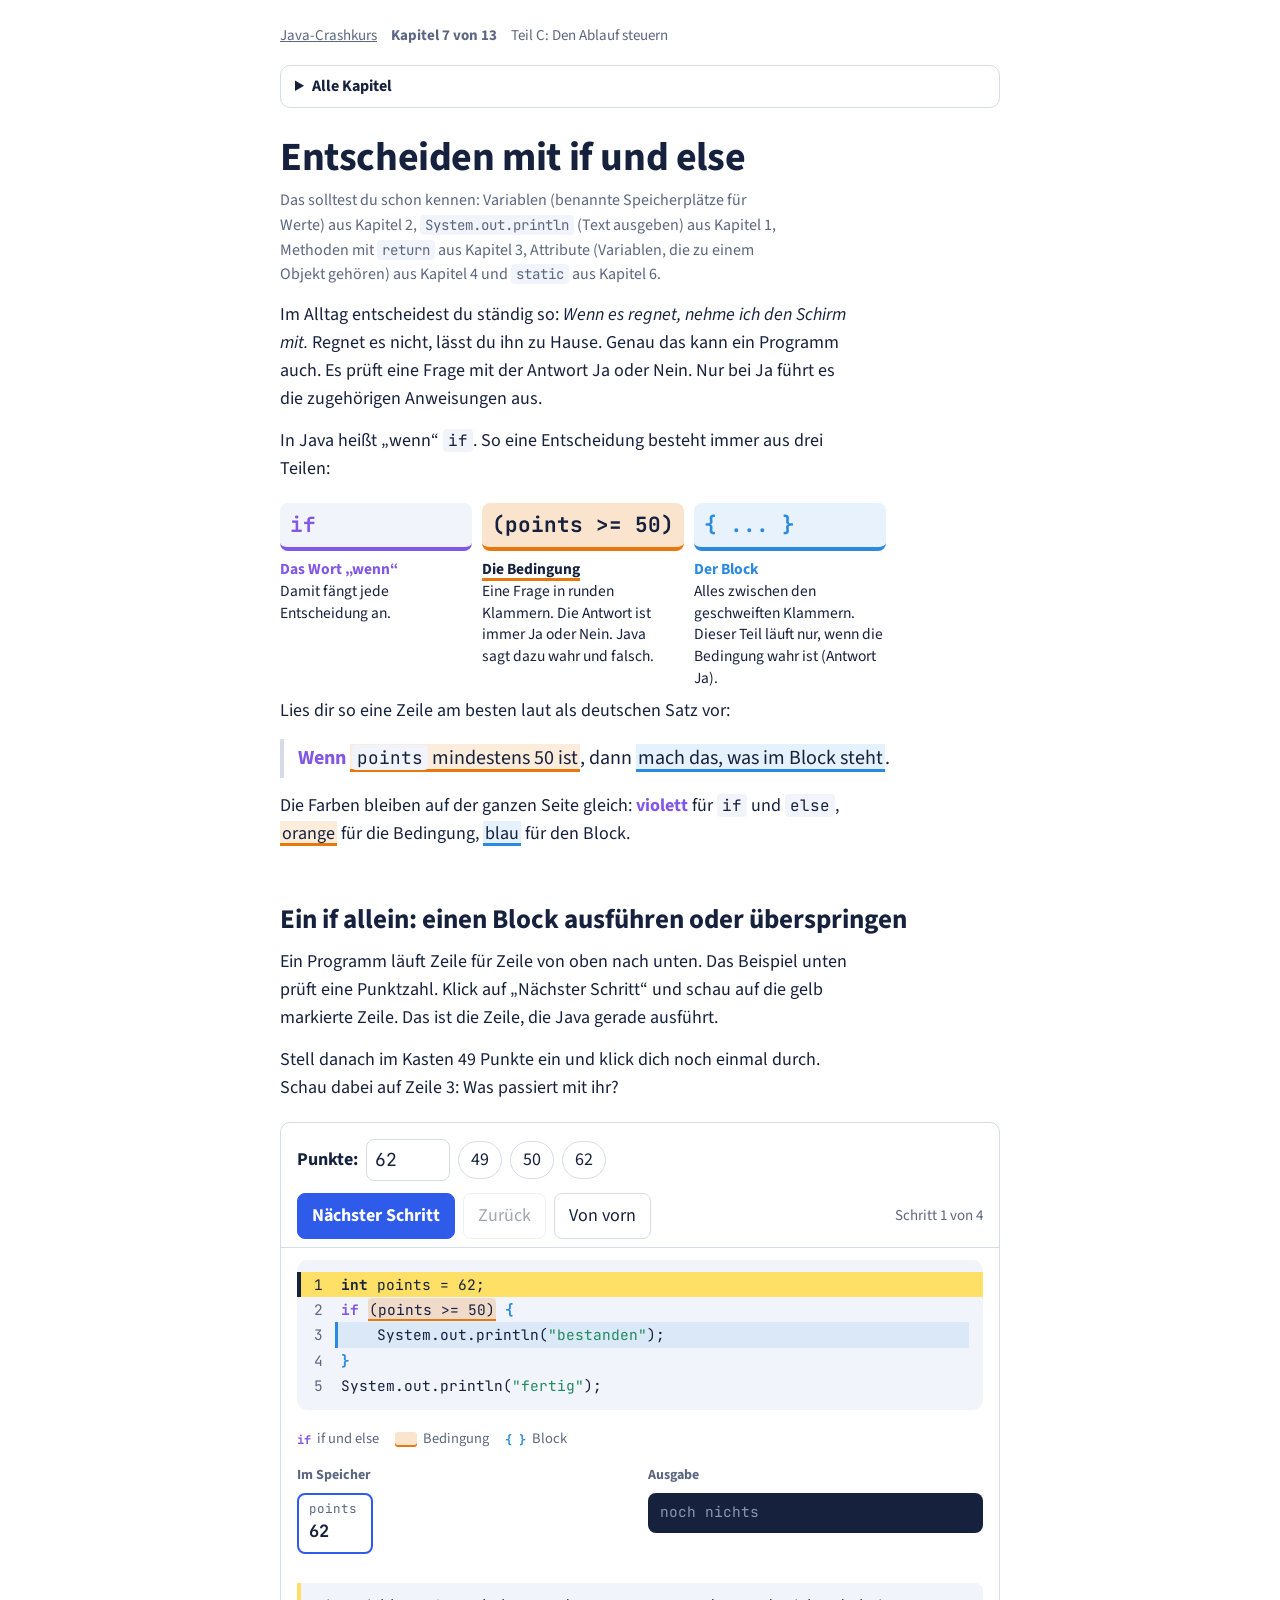
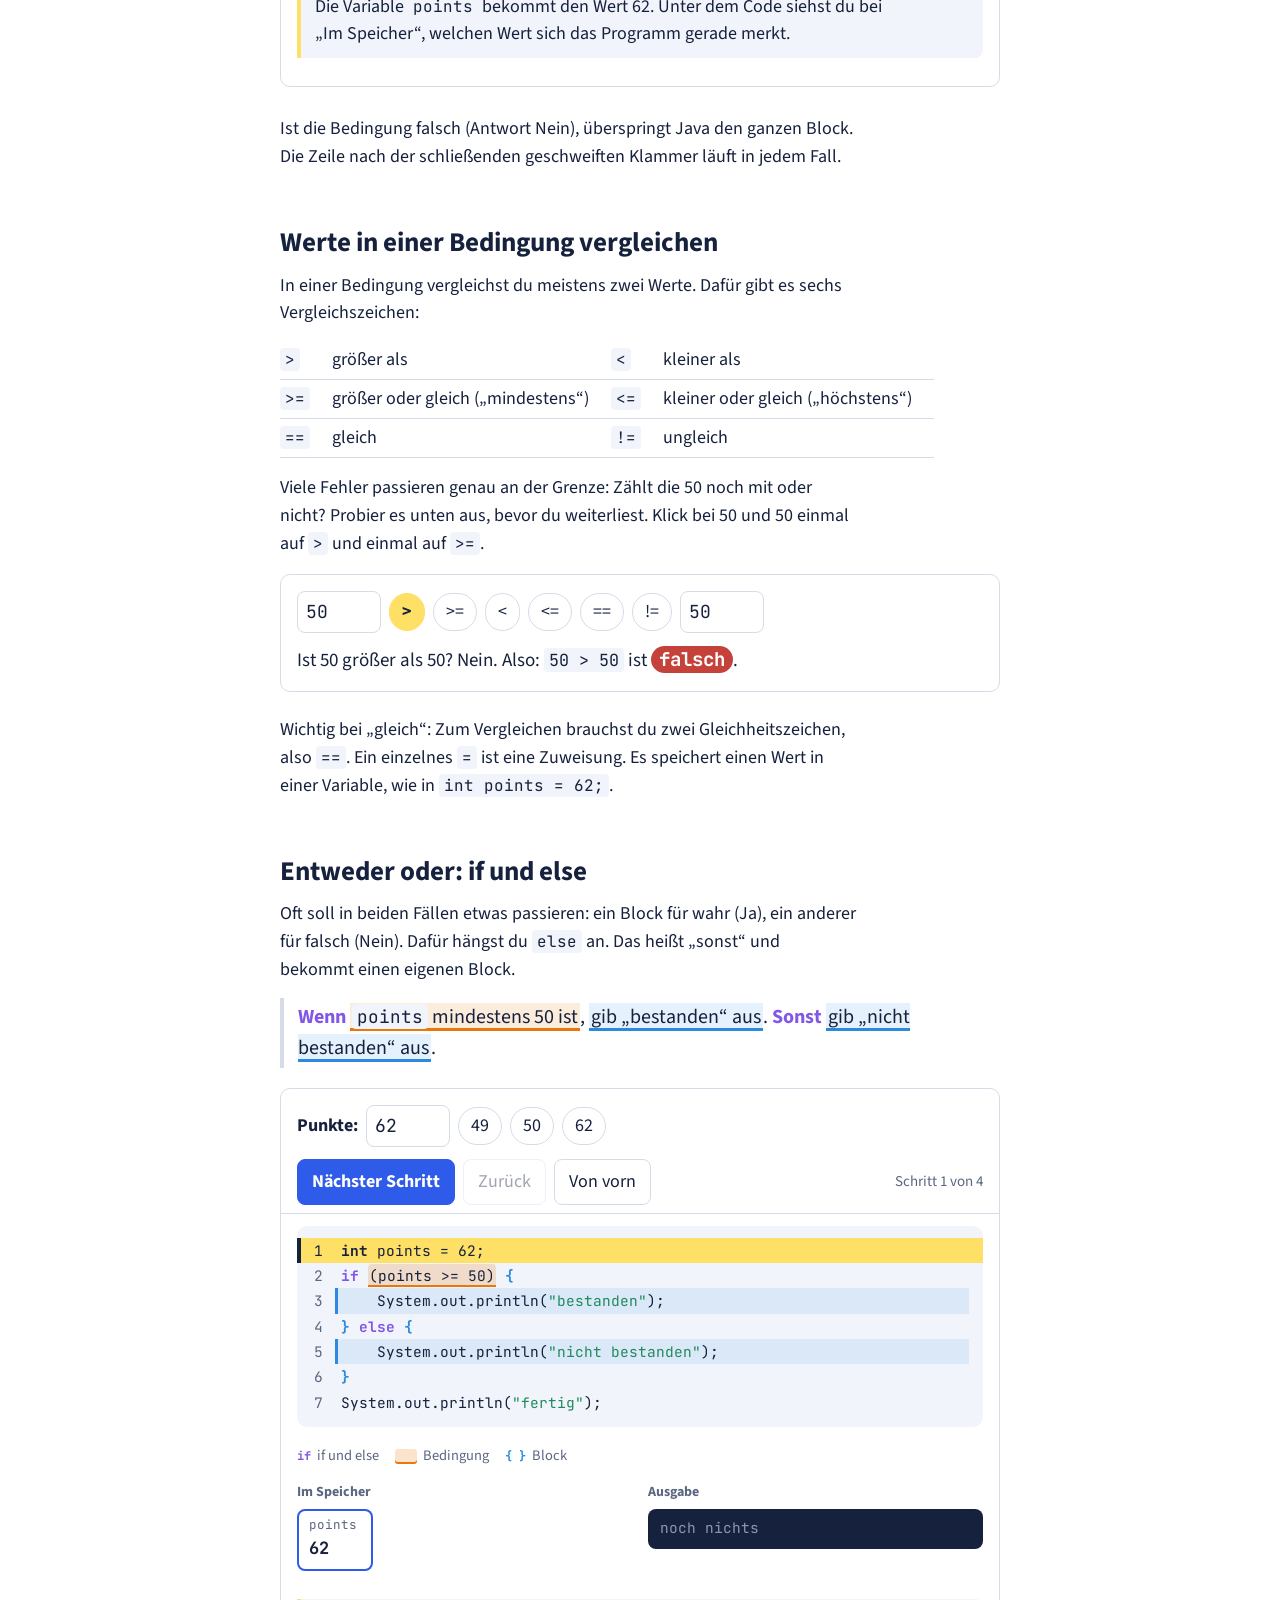
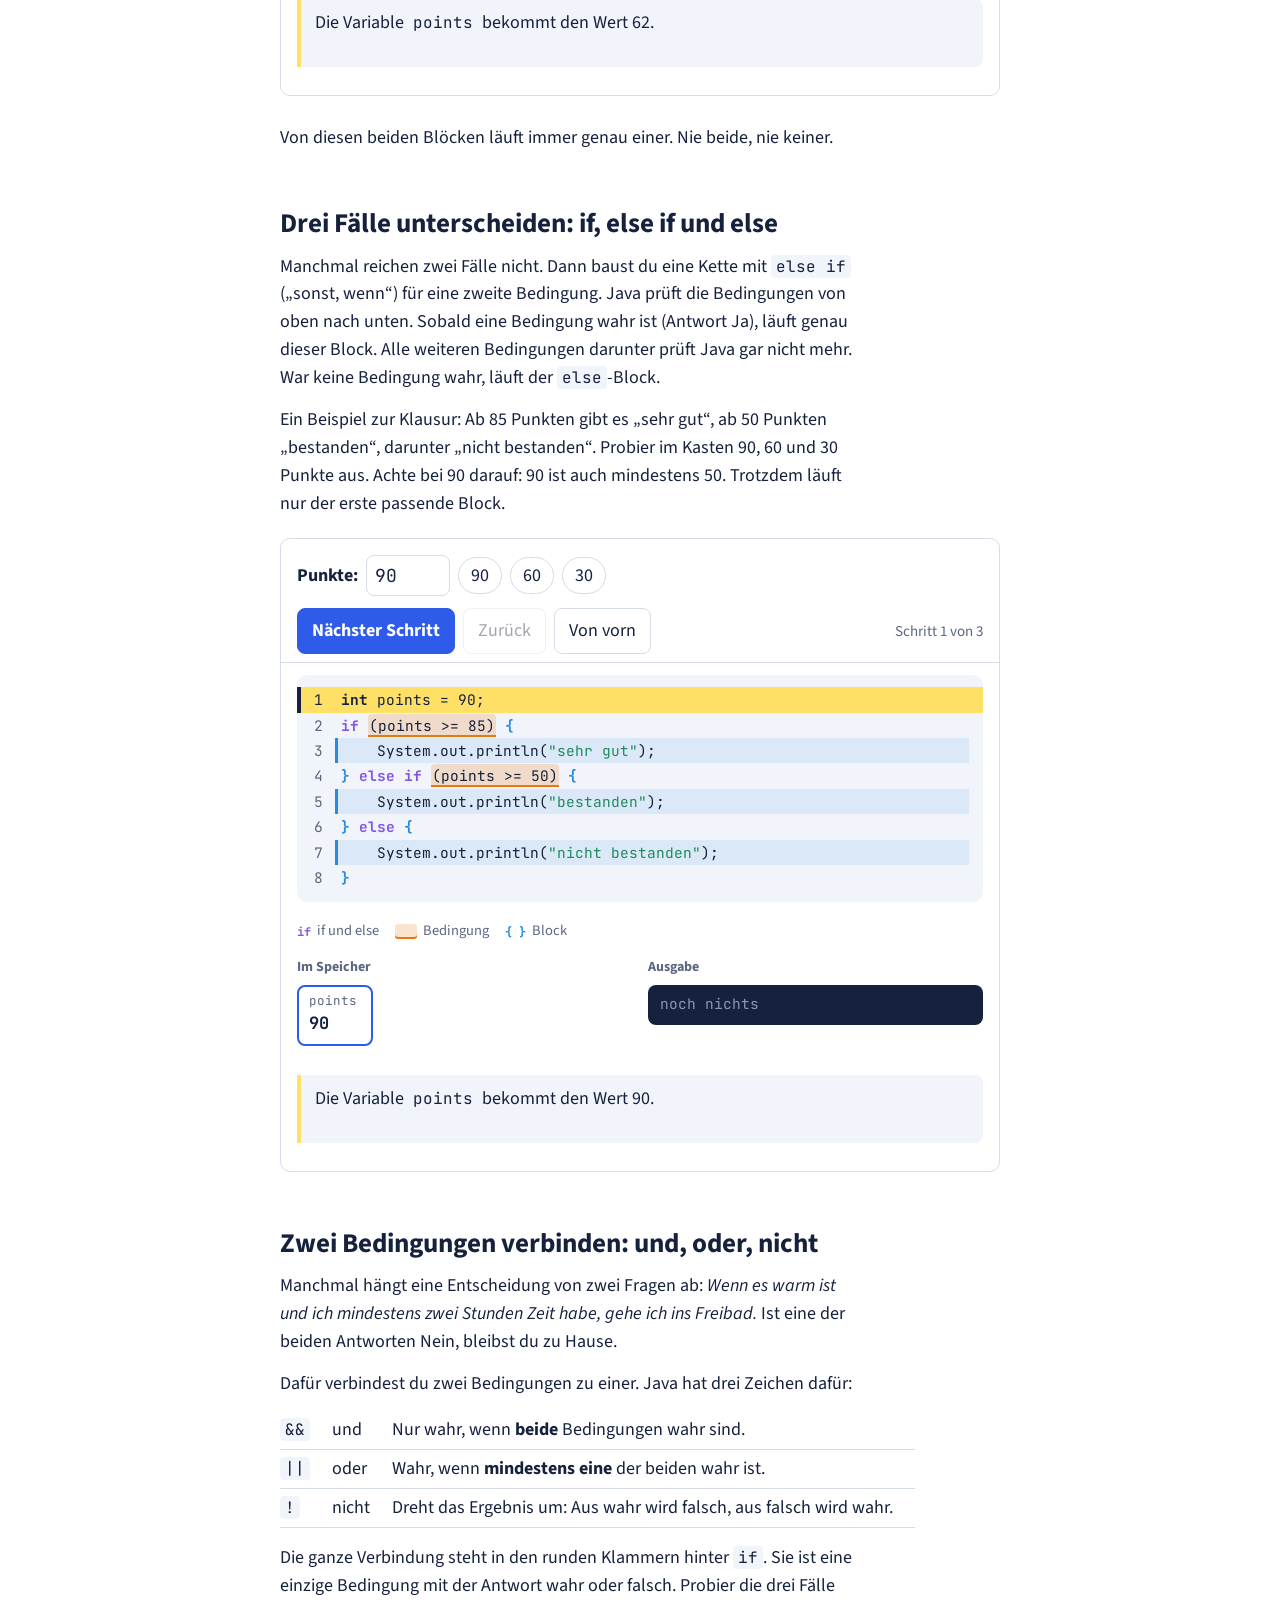
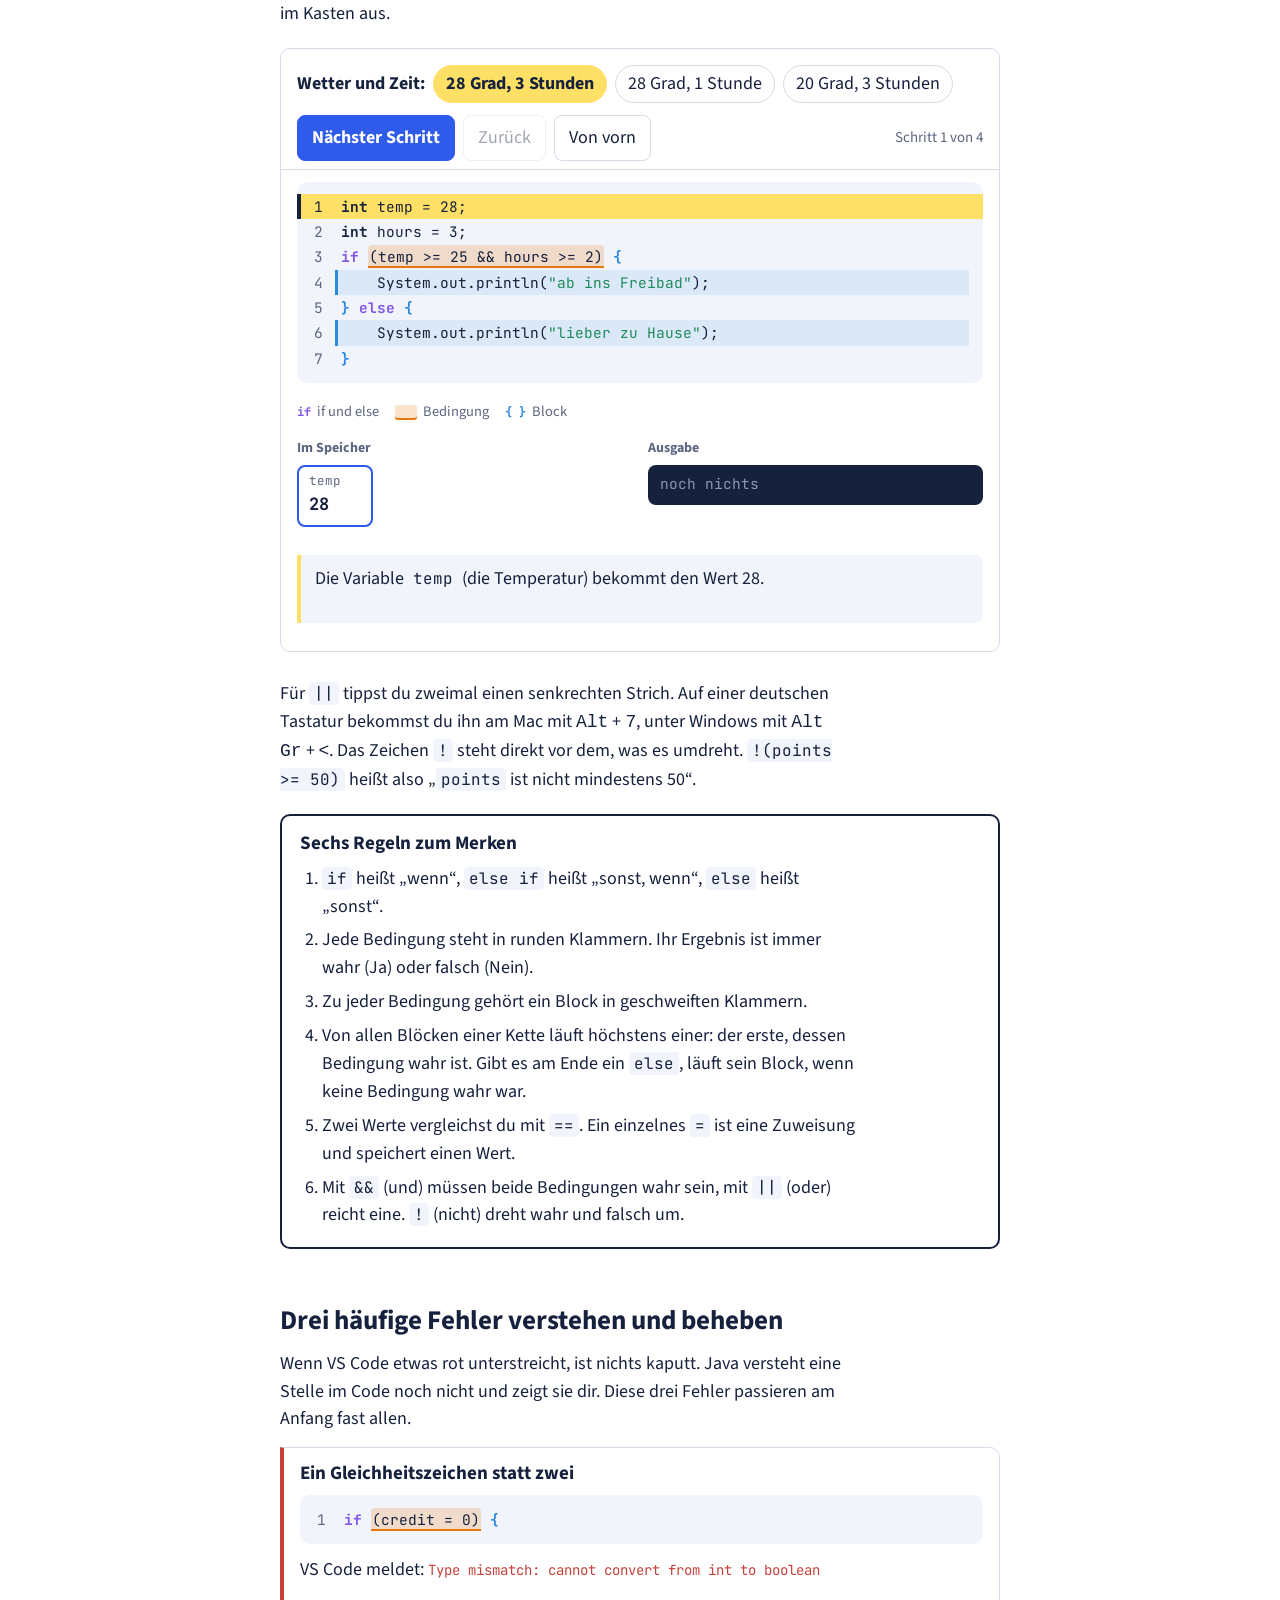
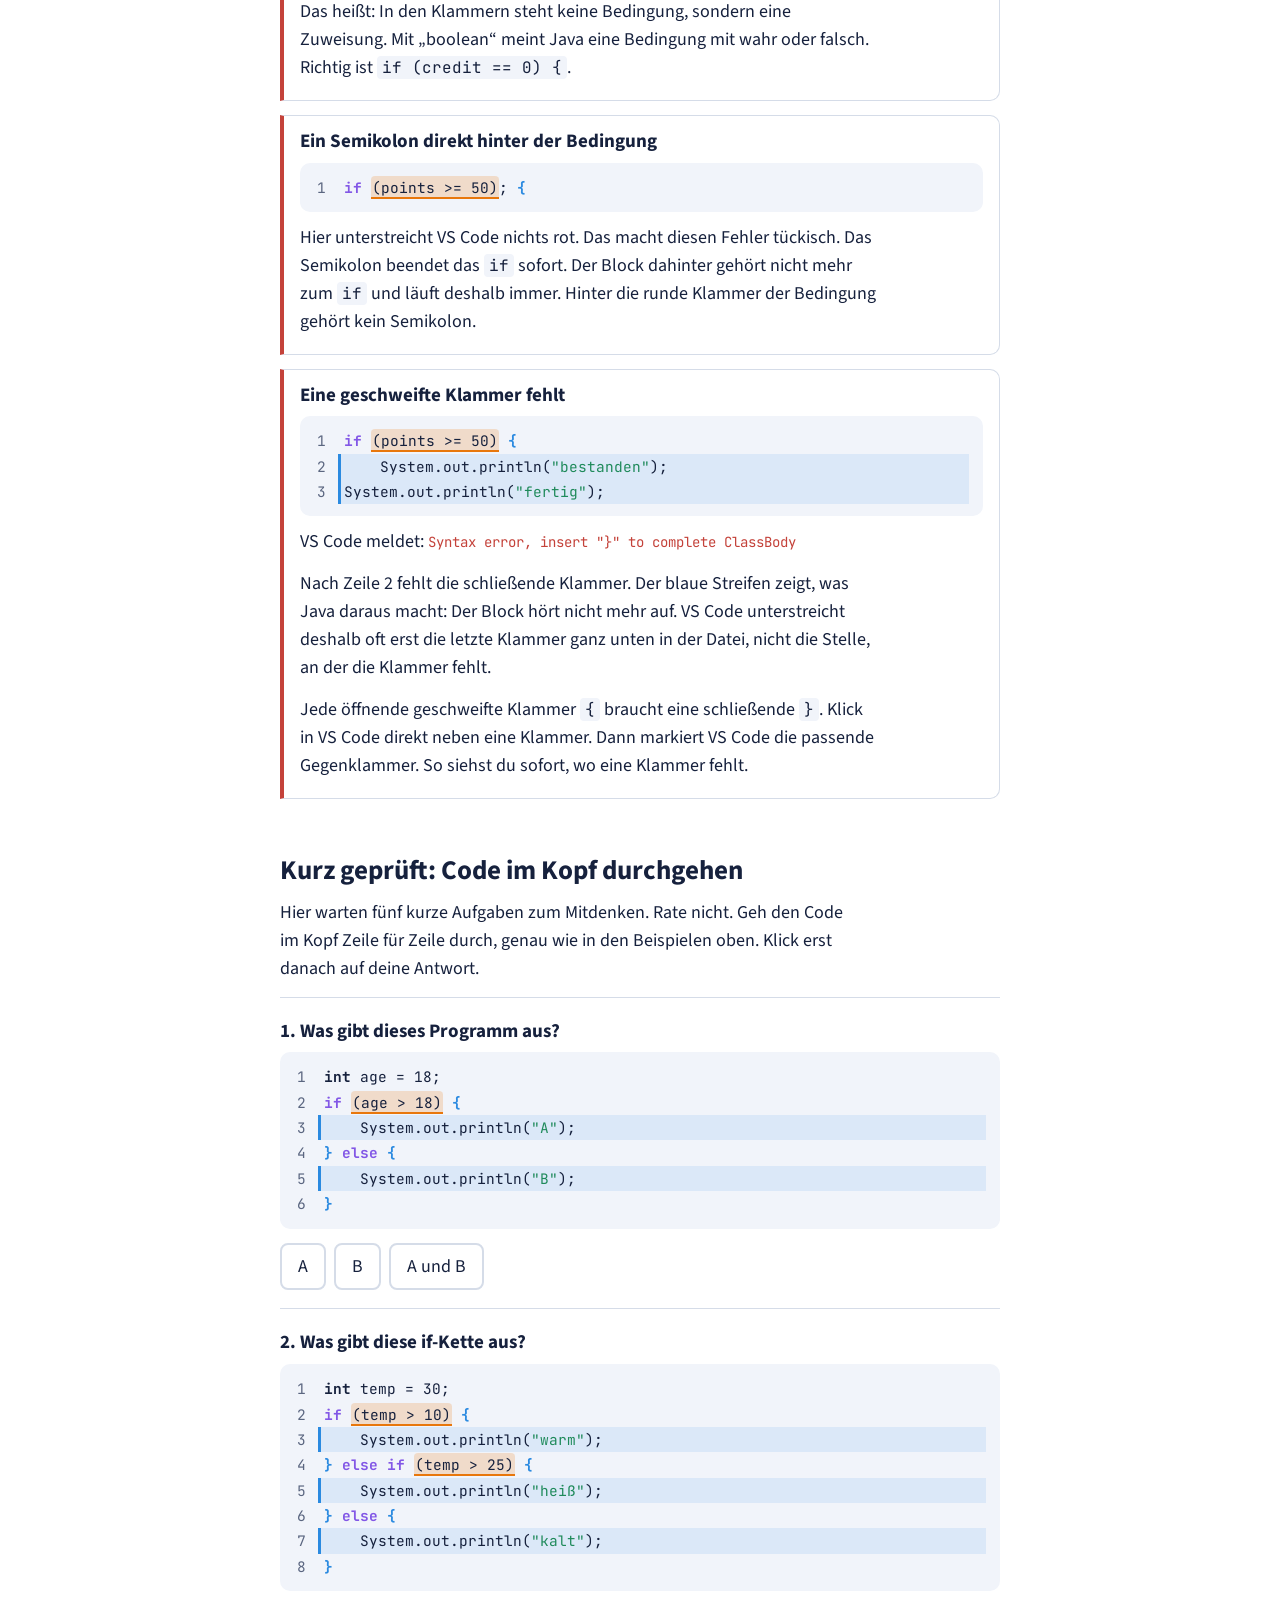
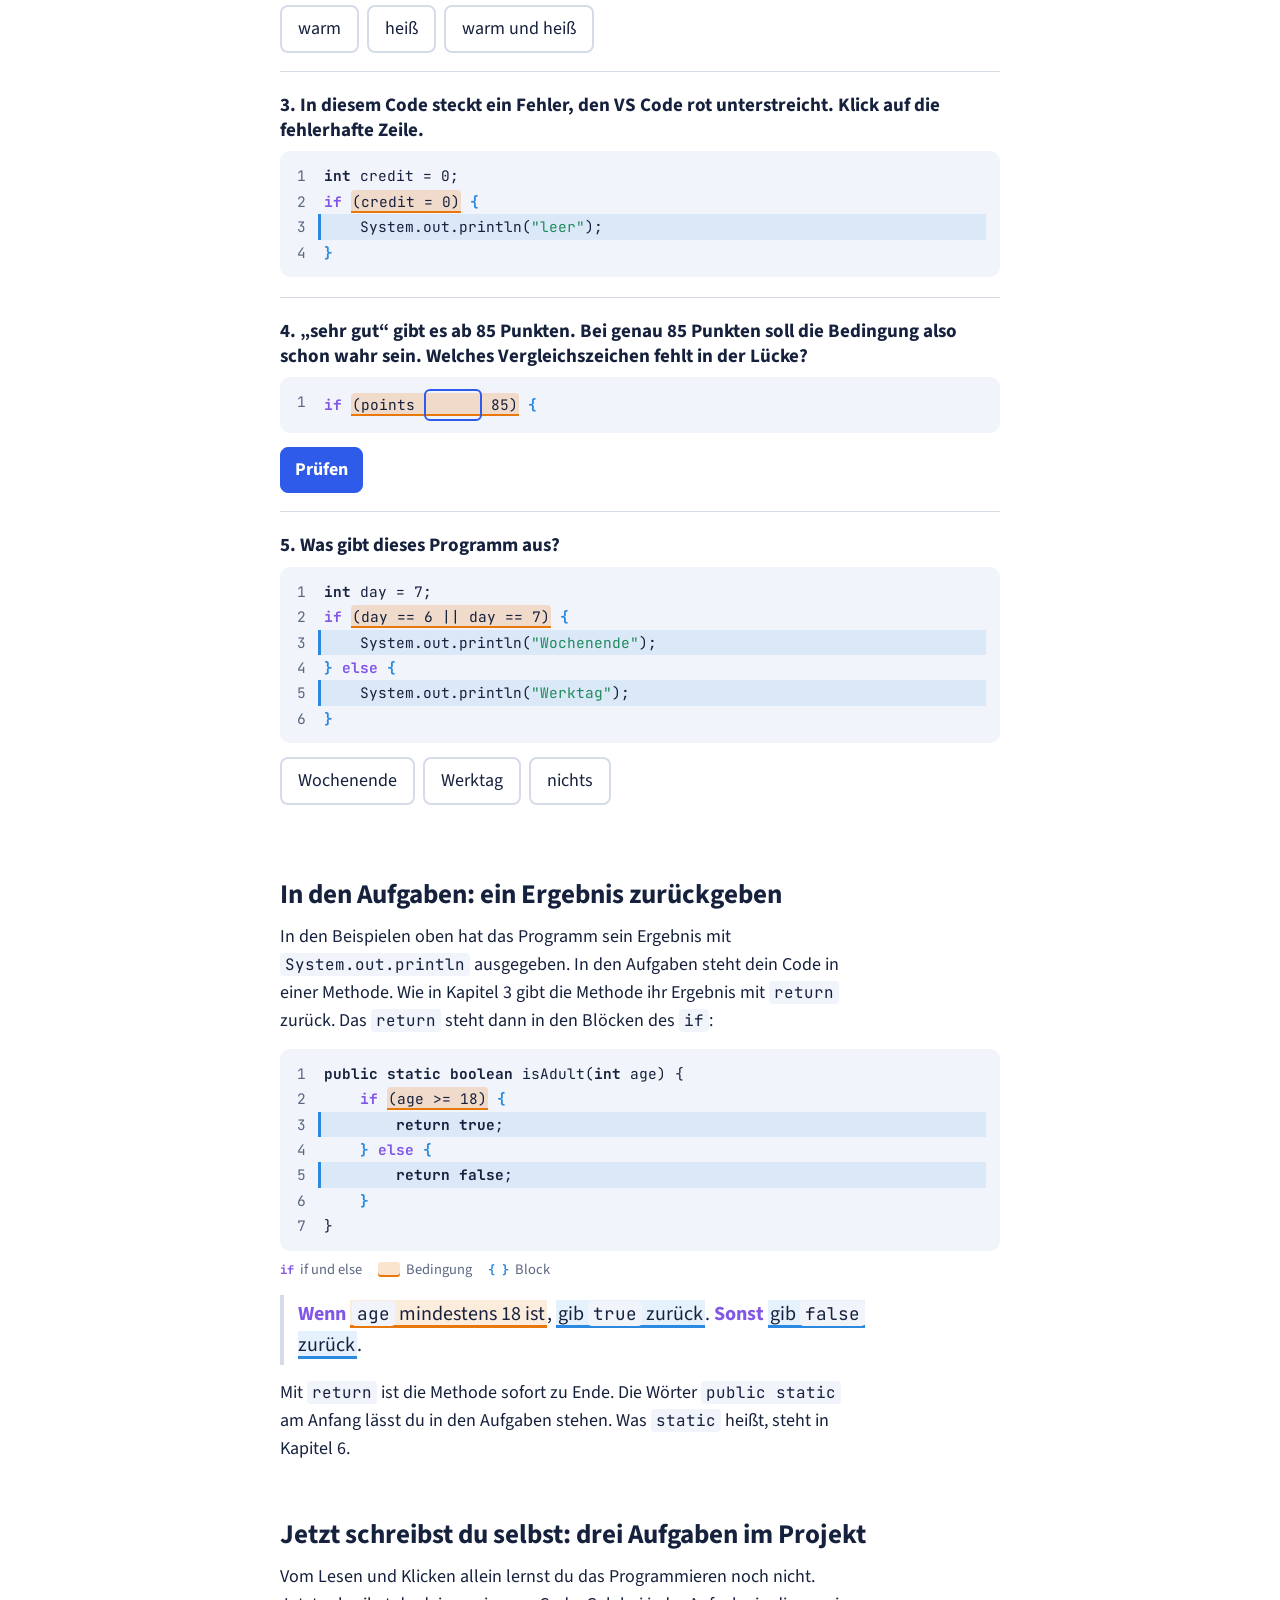
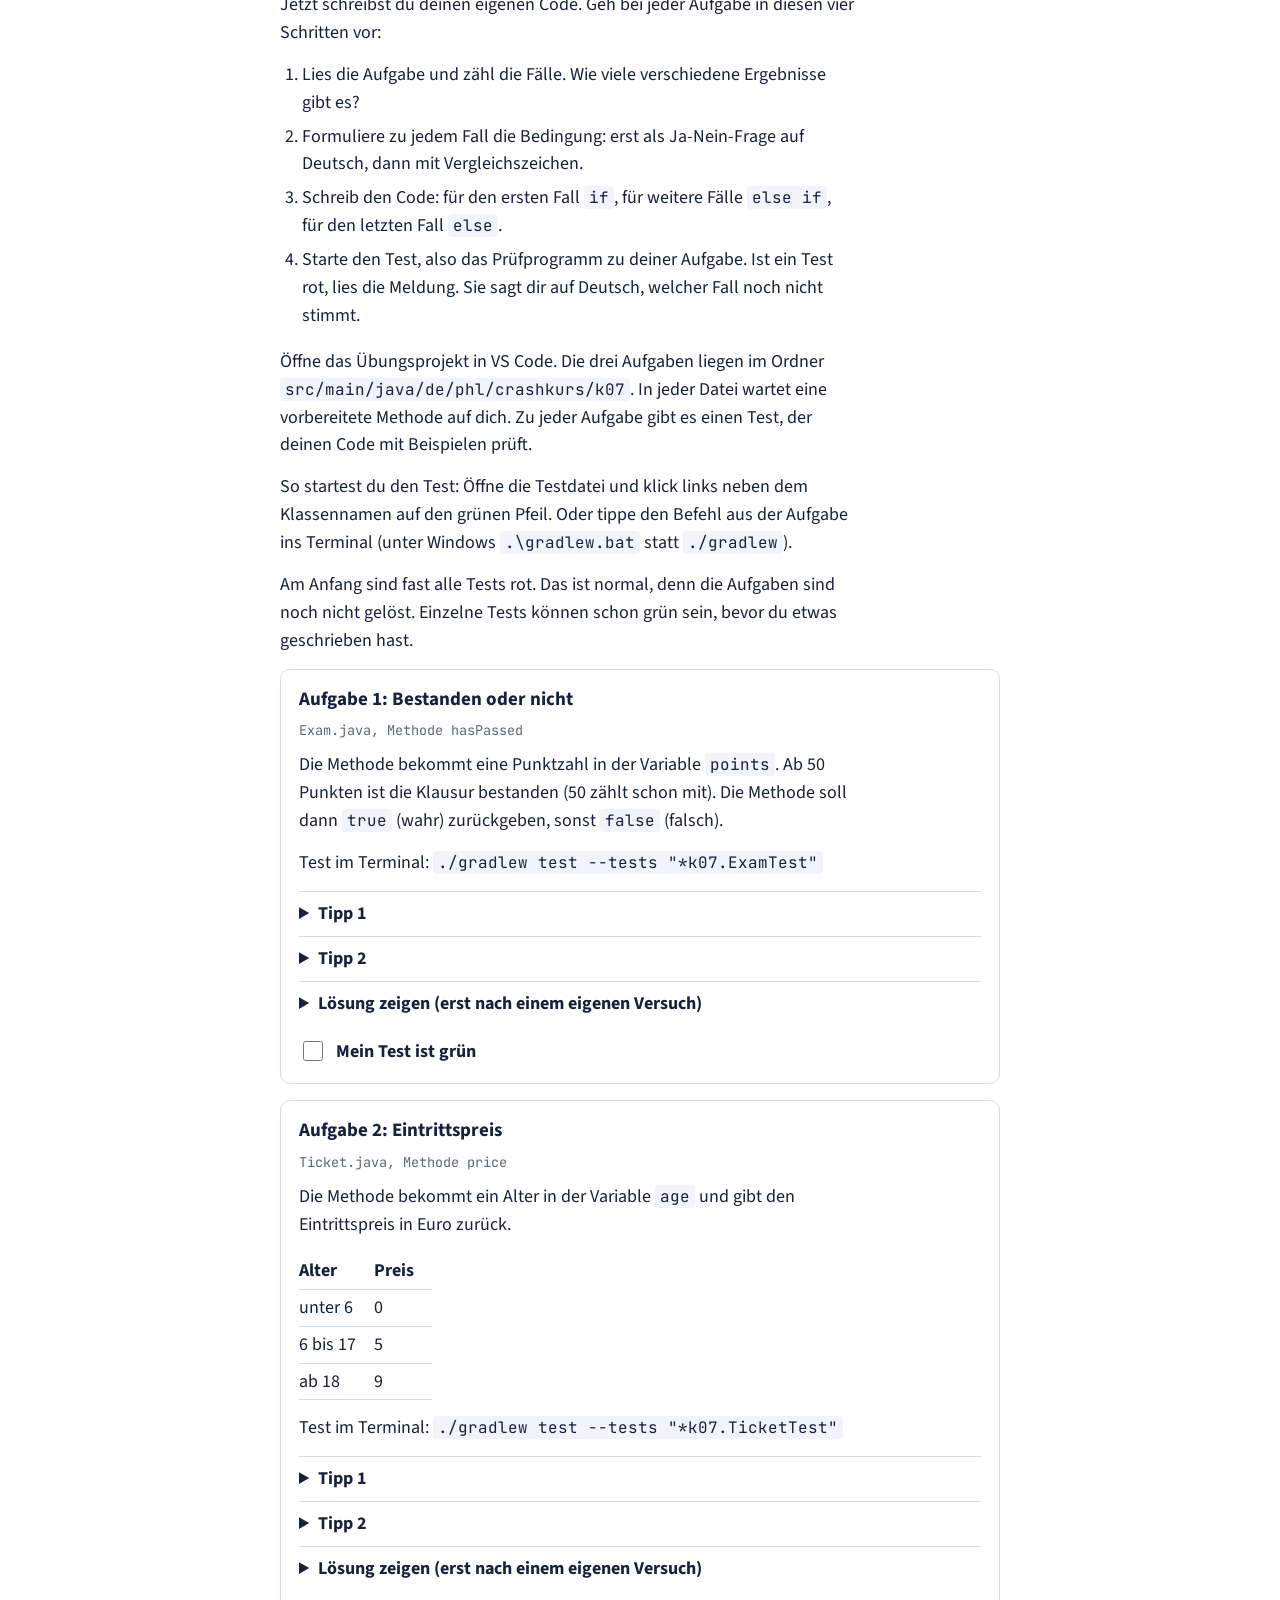
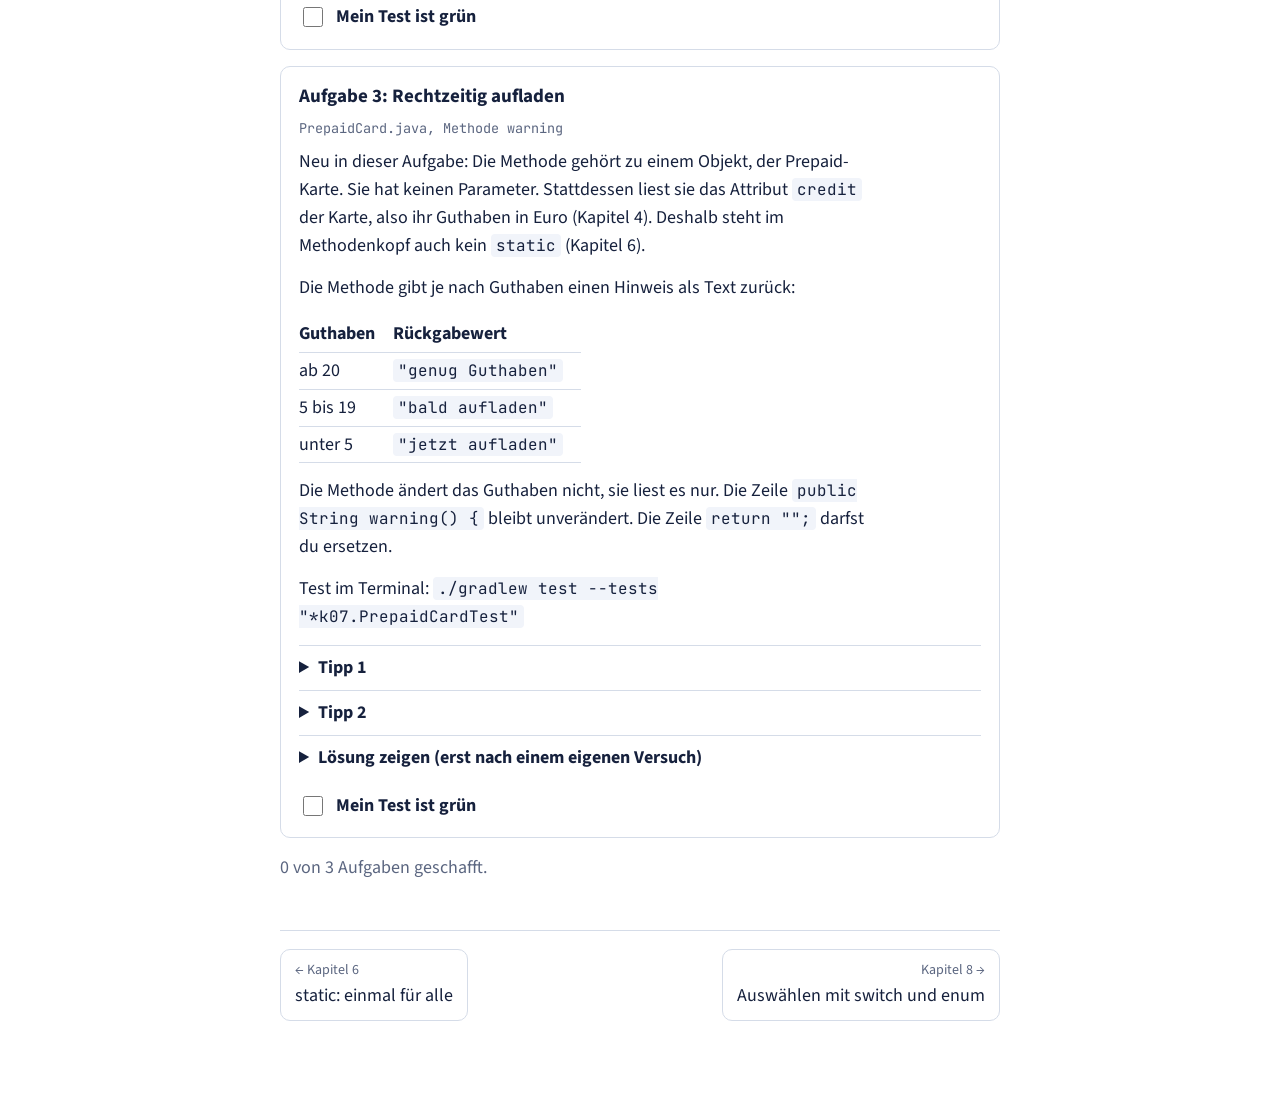
<file: docs/kapitel-07.html>
<!doctype html>
<html lang="de">
<head>
<meta charset="utf-8">
<meta name="viewport" content="width=device-width, initial-scale=1">
<title>Kapitel 7: Entscheiden mit if und else – Java-Crashkurs</title>
<link rel="preconnect" href="https://fonts.googleapis.com">
<link rel="preconnect" href="https://fonts.gstatic.com" crossorigin>
<link href="https://fonts.googleapis.com/css2?family=Source+Sans+3:ital,wght@0,400;0,700;1,400&family=JetBrains+Mono:wght@400;700&display=swap" rel="stylesheet">
<link rel="stylesheet" href="kurs.css">
<style>
/* Nur in diesem Kapitel: Vergleiche ausprobieren */
.k07-tester { border: 1px solid var(--k-line); border-radius: var(--k-radius); padding: 16px; margin: 16px 0 24px; }
.k07-tester .k07-reihe { display: flex; flex-wrap: wrap; gap: 8px; align-items: center; margin-bottom: 12px; }
.k07-tester input[type=number] { font: inherit; font-family: var(--k-mono); width: 84px; padding: 6px 8px; border: 1px solid var(--k-line); border-radius: 8px; background: transparent; color: inherit; }
.k07-tester .k07-ergebnis { font-size: 19px; margin: 0; }
</style>
</head>
<body>
<main class="kurs">

  <p class="vorwissen">Das solltest du schon kennen: Variablen (benannte Speicherplätze für Werte) aus Kapitel 2, <code>System.out.println</code> (Text ausgeben) aus Kapitel 1, Methoden mit <code>return</code> aus Kapitel 3, Attribute (Variablen, die zu einem Objekt gehören) aus Kapitel 4 und <code>static</code> aus Kapitel 6.</p>

  <p>Im Alltag entscheidest du ständig so: <em>Wenn es regnet, nehme ich den Schirm mit.</em> Regnet es nicht, lässt du ihn zu Hause. Genau das kann ein Programm auch. Es prüft eine Frage mit der Antwort Ja oder Nein. Nur bei Ja führt es die zugehörigen Anweisungen aus.</p>
  <p>In Java heißt „wenn“ <code>if</code>. So eine Entscheidung besteht immer aus drei Teilen:</p>

  <div class="aufbau">
    <div class="teil" data-farbe="violett"><span class="stueck">if</span><span class="heisst"><b>Das Wort „wenn“</b>Damit fängt jede Entscheidung an.</span></div>
    <div class="teil" data-farbe="orange"><span class="stueck">(points &gt;= 50)</span><span class="heisst"><b>Die Bedingung</b>Eine Frage in runden Klammern. Die Antwort ist immer Ja oder Nein. Java sagt dazu wahr und falsch.</span></div>
    <div class="teil" data-farbe="blau"><span class="stueck">{ ... }</span><span class="heisst"><b>Der Block</b>Alles zwischen den geschweiften Klammern. Dieser Teil läuft nur, wenn die Bedingung wahr ist (Antwort Ja).</span></div>
  </div>

  <p>Lies dir so eine Zeile am besten laut als deutschen Satz vor:</p>
  <p class="vorlesen"><span class="t-violett">Wenn</span> <span class="t-orange"><code>points</code> mindestens 50 ist</span>, dann <span class="t-blau">mach das, was im Block steht</span>.</p>
  <p>Die Farben bleiben auf der ganzen Seite gleich: <span class="t-violett">violett</span> für <code>if</code> und <code>else</code>, <span class="t-orange">orange</span> für die Bedingung, <span class="t-blau">blau</span> für den Block.</p>

  <h2>Ein if allein: einen Block ausführen oder überspringen</h2>
  <p>Ein Programm läuft Zeile für Zeile von oben nach unten. Das Beispiel unten prüft eine Punktzahl. Klick auf „Nächster Schritt“ und schau auf die gelb markierte Zeile. Das ist die Zeile, die Java gerade ausführt.</p>
  <p>Stell danach im Kasten 49 Punkte ein und klick dich noch einmal durch. Schau dabei auf Zeile 3: Was passiert mit ihr?</p>

  <div id="lauf0"></div>

  <p>Ist die Bedingung falsch (Antwort Nein), überspringt Java den ganzen Block. Die Zeile nach der schließenden geschweiften Klammer läuft in jedem Fall.</p>

  <h2>Werte in einer Bedingung vergleichen</h2>
  <p>In einer Bedingung vergleichst du meistens zwei Werte. Dafür gibt es sechs Vergleichszeichen:</p>
  <table class="zeichen">
    <tr><td><code>&gt;</code></td><td>größer als</td><td><code>&lt;</code></td><td>kleiner als</td></tr>
    <tr><td><code>&gt;=</code></td><td>größer oder gleich („mindestens“)</td><td><code>&lt;=</code></td><td>kleiner oder gleich („höchstens“)</td></tr>
    <tr><td><code>==</code></td><td>gleich</td><td><code>!=</code></td><td>ungleich</td></tr>
  </table>
  <p>Viele Fehler passieren genau an der Grenze: Zählt die 50 noch mit oder nicht? Probier es unten aus, bevor du weiterliest. Klick bei 50 und 50 einmal auf <code>&gt;</code> und einmal auf <code>&gt;=</code>.</p>

  <div class="k07-tester" id="tester"></div>

  <p>Wichtig bei „gleich“: Zum Vergleichen brauchst du zwei Gleichheitszeichen, also <code>==</code>. Ein einzelnes <code>=</code> ist eine Zuweisung. Es speichert einen Wert in einer Variable, wie in <code>int points = 62;</code>.</p>

  <h2>Entweder oder: if und else</h2>
  <p>Oft soll in beiden Fällen etwas passieren: ein Block für wahr (Ja), ein anderer für falsch (Nein). Dafür hängst du <code>else</code> an. Das heißt „sonst“ und bekommt einen eigenen Block.</p>
  <p class="vorlesen"><span class="t-violett">Wenn</span> <span class="t-orange"><code>points</code> mindestens 50 ist</span>, <span class="t-blau">gib „bestanden“ aus</span>. <span class="t-violett">Sonst</span> <span class="t-blau">gib „nicht bestanden“ aus</span>.</p>

  <div id="lauf1"></div>

  <p>Von diesen beiden Blöcken läuft immer genau einer. Nie beide, nie keiner.</p>

  <h2>Drei Fälle unterscheiden: if, else if und else</h2>
  <p>Manchmal reichen zwei Fälle nicht. Dann baust du eine Kette mit <code>else if</code> („sonst, wenn“) für eine zweite Bedingung. Java prüft die Bedingungen von oben nach unten. Sobald eine Bedingung wahr ist (Antwort Ja), läuft genau dieser Block. Alle weiteren Bedingungen darunter prüft Java gar nicht mehr. War keine Bedingung wahr, läuft der <code>else</code>-Block.</p>
  <p>Ein Beispiel zur Klausur: Ab 85 Punkten gibt es „sehr gut“, ab 50 Punkten „bestanden“, darunter „nicht bestanden“. Probier im Kasten 90, 60 und 30 Punkte aus. Achte bei 90 darauf: 90 ist auch mindestens 50. Trotzdem läuft nur der erste passende Block.</p>

  <div id="lauf2"></div>

  <h2>Zwei Bedingungen verbinden: und, oder, nicht</h2>
  <p>Manchmal hängt eine Entscheidung von zwei Fragen ab: <em>Wenn es warm ist und ich mindestens zwei Stunden Zeit habe, gehe ich ins Freibad.</em> Ist eine der beiden Antworten Nein, bleibst du zu Hause.</p>
  <p>Dafür verbindest du zwei Bedingungen zu einer. Java hat drei Zeichen dafür:</p>
  <table class="zeichen">
    <tr><td><code>&amp;&amp;</code></td><td>und</td><td>Nur wahr, wenn <strong>beide</strong> Bedingungen wahr sind.</td></tr>
    <tr><td><code>||</code></td><td>oder</td><td>Wahr, wenn <strong>mindestens eine</strong> der beiden wahr ist.</td></tr>
    <tr><td><code>!</code></td><td>nicht</td><td>Dreht das Ergebnis um: Aus wahr wird falsch, aus falsch wird wahr.</td></tr>
  </table>
  <p>Die ganze Verbindung steht in den runden Klammern hinter <code>if</code>. Sie ist eine einzige Bedingung mit der Antwort wahr oder falsch. Probier die drei Fälle im Kasten aus.</p>

  <div id="lauf3"></div>

  <p>Für <code>||</code> tippst du zweimal einen senkrechten Strich. Auf einer deutschen Tastatur bekommst du ihn am Mac mit <kbd>Alt</kbd> + <kbd>7</kbd>, unter Windows mit <kbd>Alt Gr</kbd> + <kbd>&lt;</kbd>. Das Zeichen <code>!</code> steht direkt vor dem, was es umdreht. <code>!(points &gt;= 50)</code> heißt also „<code>points</code> ist nicht mindestens 50“.</p>

  <div class="merke">
    <h3>Sechs Regeln zum Merken</h3>
    <ol>
      <li><code>if</code> heißt „wenn“, <code>else if</code> heißt „sonst, wenn“, <code>else</code> heißt „sonst“.</li>
      <li>Jede Bedingung steht in runden Klammern. Ihr Ergebnis ist immer wahr (Ja) oder falsch (Nein).</li>
      <li>Zu jeder Bedingung gehört ein Block in geschweiften Klammern.</li>
      <li>Von allen Blöcken einer Kette läuft höchstens einer: der erste, dessen Bedingung wahr ist. Gibt es am Ende ein <code>else</code>, läuft sein Block, wenn keine Bedingung wahr war.</li>
      <li>Zwei Werte vergleichst du mit <code>==</code>. Ein einzelnes <code>=</code> ist eine Zuweisung und speichert einen Wert.</li>
      <li>Mit <code>&amp;&amp;</code> (und) müssen beide Bedingungen wahr sein, mit <code>||</code> (oder) reicht eine. <code>!</code> (nicht) dreht wahr und falsch um.</li>
    </ol>
  </div>

  <h2>Drei häufige Fehler verstehen und beheben</h2>
  <p>Wenn VS Code etwas rot unterstreicht, ist nichts kaputt. Java versteht eine Stelle im Code noch nicht und zeigt sie dir. Diese drei Fehler passieren am Anfang fast allen.</p>
  <div id="fehler"></div>

  <h2>Kurz geprüft: Code im Kopf durchgehen</h2>
  <p>Hier warten fünf kurze Aufgaben zum Mitdenken. Rate nicht. Geh den Code im Kopf Zeile für Zeile durch, genau wie in den Beispielen oben. Klick erst danach auf deine Antwort.</p>
  <div id="fragen"></div>

  <h2>In den Aufgaben: ein Ergebnis zurückgeben</h2>
  <p>In den Beispielen oben hat das Programm sein Ergebnis mit <code>System.out.println</code> ausgegeben. In den Aufgaben steht dein Code in einer Methode. Wie in Kapitel 3 gibt die Methode ihr Ergebnis mit <code>return</code> zurück. Das <code>return</code> steht dann in den Blöcken des <code>if</code>:</p>
  <div class="code" data-code='public static boolean isAdult(int age) {
    if (age >= 18) {
        return true;
    } else {
        return false;
    }
}'></div>
  <p class="vorlesen"><span class="t-violett">Wenn</span> <span class="t-orange"><code>age</code> mindestens 18 ist</span>, <span class="t-blau">gib <code>true</code> zurück</span>. <span class="t-violett">Sonst</span> <span class="t-blau">gib <code>false</code> zurück</span>.</p>
  <p>Mit <code>return</code> ist die Methode sofort zu Ende. Die Wörter <code>public static</code> am Anfang lässt du in den Aufgaben stehen. Was <code>static</code> heißt, steht in Kapitel 6.</p>

  <h2>Jetzt schreibst du selbst: drei Aufgaben im Projekt</h2>
  <p>Vom Lesen und Klicken allein lernst du das Programmieren noch nicht. Jetzt schreibst du deinen eigenen Code. Geh bei jeder Aufgabe in diesen vier Schritten vor:</p>
  <ol class="schritte">
    <li>Lies die Aufgabe und zähl die Fälle. Wie viele verschiedene Ergebnisse gibt es?</li>
    <li>Formuliere zu jedem Fall die Bedingung: erst als Ja-Nein-Frage auf Deutsch, dann mit Vergleichszeichen.</li>
    <li>Schreib den Code: für den ersten Fall <code>if</code>, für weitere Fälle <code>else if</code>, für den letzten Fall <code>else</code>.</li>
    <li>Starte den Test, also das Prüfprogramm zu deiner Aufgabe. Ist ein Test rot, lies die Meldung. Sie sagt dir auf Deutsch, welcher Fall noch nicht stimmt.</li>
  </ol>
  <p>Öffne das Übungsprojekt in VS Code. Die drei Aufgaben liegen im Ordner <code>src/main/java/de/phl/crashkurs/k07</code>. In jeder Datei wartet eine vorbereitete Methode auf dich. Zu jeder Aufgabe gibt es einen Test, der deinen Code mit Beispielen prüft.</p>
  <p>So startest du den Test: Öffne die Testdatei und klick links neben dem Klassennamen auf den grünen Pfeil. Oder tippe den Befehl aus der Aufgabe ins Terminal (unter Windows <code>.\gradlew.bat</code> statt <code>./gradlew</code>).</p>
  <p>Am Anfang sind fast alle Tests rot. Das ist normal, denn die Aufgaben sind noch nicht gelöst. Einzelne Tests können schon grün sein, bevor du etwas geschrieben hast.</p>
  <div id="aufgaben"></div>

</main>

<script src="kurs.js"></script>
<script>
(function () {
  var urteil = Kurs.urteil;

  /* ---------- Vergleiche ausprobieren (nur in diesem Kapitel) ---------- */
  var ZEICHEN = [['>', 'größer als'], ['>=', 'größer oder gleich'], ['<', 'kleiner als'], ['<=', 'kleiner oder gleich'], ['==', 'gleich'], ['!=', 'ungleich']];
  function tester() {
    var box = document.getElementById('tester'), el = Kurs.el, op = '>';
    var reihe = el('div', 'k07-reihe');
    function zahl(id, wert, name) {
      var i = document.createElement('input'); i.type = 'number'; i.id = id; i.value = wert; i.setAttribute('aria-label', name); i.oninput = zeige; return i;
    }
    var a = zahl('tester-a', 50, 'Linke Zahl'), b = zahl('tester-b', 50, 'Rechte Zahl');
    var chips = el('span', 'k07-reihe'); chips.style.margin = '0';
    ZEICHEN.forEach(function (z) {
      var c = Kurs.knopf('chip', Kurs.esc(z[0]), function () { op = z[0]; zeige(); }); c.setAttribute('aria-label', z[1]);
      chips.appendChild(c);
    });
    reihe.appendChild(a); reihe.appendChild(chips); reihe.appendChild(b);
    var ergebnis = el('p', 'k07-ergebnis'); ergebnis.setAttribute('aria-live', 'polite');
    box.appendChild(reihe); box.appendChild(ergebnis);
    function zeige() {
      var x = Number(a.value), y = Number(b.value), wort, wert;
      ZEICHEN.forEach(function (z, i) {
        chips.children[i].classList.toggle('an', z[0] === op);
        chips.children[i].setAttribute('aria-pressed', z[0] === op ? 'true' : 'false');
        if (z[0] === op) wort = z[1];
      });
      wert = op === '>' ? x > y : op === '>=' ? x >= y : op === '<' ? x < y : op === '<=' ? x <= y : op === '==' ? x === y : x !== y;
      ergebnis.innerHTML = 'Ist ' + x + ' ' + wort + ' ' + y + '? ' + (wert ? 'Ja' : 'Nein') + '. Also: ' + urteil(x + ' ' + op + ' ' + y, wert) + '.';
    }
    zeige();
  }

  Kurs.start({
    nr: 7,
    legende: { violett: 'if und else', orange: 'Bedingung', blau: 'Block' },

    laeufe: {
      lauf0: {
        eingabe: { art: 'zahl', label: 'Punkte', start: 62, proben: [49, 50, 62], min: 0, max: 100 },
        code: function (v) {
          return ['int points = ' + v + ';', 'if (points >= 50) {', '    System.out.println("bestanden");', '}', 'System.out.println("fertig");'];
        },
        schritte: function (v) {
          var ja = v >= 50, s = [], vars = [['points', v]];
          s.push({ z: 1, vars: vars, sagt: 'Die Variable <code>points</code> bekommt den Wert ' + v + '. Unter dem Code siehst du bei „Im Speicher“, welchen Wert sich das Programm gerade merkt.' });
          s.push({ z: 2, vars: vars, sagt: 'Jetzt prüft Java die Bedingung. Es setzt ' + v + ' für <code>points</code> ein: ' + urteil(v + ' >= 50', ja) + '.' });
          if (ja) {
            s.push({ z: 3, vars: vars, aus: ['bestanden'], sagt: 'Die Bedingung war wahr (Antwort Ja). Deshalb läuft der Block. Unter dem Code erscheint bei „Ausgabe“ das Wort „bestanden“.' });
            s.push({ z: 5, vars: vars, aus: ['bestanden', 'fertig'], sagt: 'Der Block ist zu Ende. Java macht mit Zeile 5 weiter und gibt „fertig“ aus.' });
          } else {
            s.push({ z: 5, skip: [3], vars: vars, aus: ['fertig'], sagt: 'Die Bedingung war falsch (Antwort Nein). Java überspringt den Block in Zeile 3 und macht in Zeile 5 weiter. In der Ausgabe steht nur „fertig“.' });
          }
          return s;
        }
      },
      lauf1: {
        eingabe: { art: 'zahl', label: 'Punkte', start: 62, proben: [49, 50, 62], min: 0, max: 100 },
        code: function (v) {
          return ['int points = ' + v + ';', 'if (points >= 50) {', '    System.out.println("bestanden");', '} else {', '    System.out.println("nicht bestanden");', '}', 'System.out.println("fertig");'];
        },
        schritte: function (v) {
          var ja = v >= 50, text = ja ? 'bestanden' : 'nicht bestanden', s = [], vars = [['points', v]];
          s.push({ z: 1, vars: vars, sagt: 'Die Variable <code>points</code> bekommt den Wert ' + v + '.' });
          s.push({ z: 2, vars: vars, sagt: 'Java prüft die Bedingung: ' + urteil(v + ' >= 50', ja) + '.' });
          if (ja) s.push({ z: 3, skip: [5], vars: vars, aus: [text], sagt: 'Die Bedingung war wahr (Antwort Ja). Der <code>if</code>-Block in Zeile 3 läuft. Java überspringt den <code>else</code>-Block in Zeile 5.' });
          else s.push({ z: 5, skip: [3], vars: vars, aus: [text], sagt: 'Die Bedingung war falsch (Antwort Nein). Java überspringt den <code>if</code>-Block in Zeile 3. Stattdessen läuft der <code>else</code>-Block in Zeile 5.' });
          s.push({ z: 7, skip: ja ? [5] : [3], vars: vars, aus: [text, 'fertig'], sagt: 'Genau einer der beiden Blöcke ist gelaufen. Danach macht Java in Zeile 7 weiter und gibt „fertig“ aus.' });
          return s;
        }
      },
      lauf2: {
        eingabe: { art: 'zahl', label: 'Punkte', start: 90, proben: [90, 60, 30], min: 0, max: 100 },
        code: function (v) {
          return ['int points = ' + v + ';', 'if (points >= 85) {', '    System.out.println("sehr gut");', '} else if (points >= 50) {', '    System.out.println("bestanden");', '} else {', '    System.out.println("nicht bestanden");', '}'];
        },
        schritte: function (v) {
          var s = [], vars = [['points', v]];
          s.push({ z: 1, vars: vars, sagt: 'Die Variable <code>points</code> bekommt den Wert ' + v + '.' });
          s.push({ z: 2, vars: vars, sagt: 'Erste Bedingung: ' + urteil(v + ' >= 85', v >= 85) + '.' });
          if (v >= 85) {
            s.push({ z: 3, skip: [4, 5, 6, 7], vars: vars, aus: ['sehr gut'], sagt: 'Die erste Bedingung war wahr (Antwort Ja). Deshalb läuft Zeile 3 und gibt „sehr gut“ aus. Die zweite Bedingung wäre auch wahr, aber Java prüft sie gar nicht mehr.' });
          } else {
            s.push({ z: 4, skip: [3], vars: vars, sagt: 'Die erste Bedingung war falsch (Antwort Nein). Deshalb prüft Java die zweite Bedingung: ' + urteil(v + ' >= 50', v >= 50) + '.' });
            if (v >= 50) s.push({ z: 5, skip: [3, 6, 7], vars: vars, aus: ['bestanden'], sagt: 'Die zweite Bedingung war wahr (Antwort Ja). Zeile 5 läuft und gibt „bestanden“ aus. Java überspringt den <code>else</code>-Block.' });
            else s.push({ z: 7, skip: [3, 5], vars: vars, aus: ['nicht bestanden'], sagt: 'Beide Bedingungen waren falsch (Antwort Nein). Deshalb läuft der <code>else</code>-Block in Zeile 7 und gibt „nicht bestanden“ aus.' });
          }
          return s;
        }
      },
      lauf3: {
        eingabe: { art: 'wahl', label: 'Wetter und Zeit', werte: [
          { text: '28 Grad, 3 Stunden', wert: '28,3' }, { text: '28 Grad, 1 Stunde', wert: '28,1' }, { text: '20 Grad, 3 Stunden', wert: '20,3' }] },
        code: function (v) {
          var t = v.split(',');
          return ['int temp = ' + t[0] + ';', 'int hours = ' + t[1] + ';', 'if (temp >= 25 && hours >= 2) {', '    System.out.println("ab ins Freibad");', '} else {', '    System.out.println("lieber zu Hause");', '}'];
        },
        schritte: function (v) {
          var t = Number(v.split(',')[0]), h = Number(v.split(',')[1]), warm = t >= 25, zeit = h >= 2, ja = warm && zeit;
          var a = Kurs.ablauf();
          a.setze('temp', t).schritt(1, 'Die Variable <code>temp</code> (die Temperatur) bekommt den Wert ' + t + '.');
          a.setze('hours', h).schritt(2, 'Die Variable <code>hours</code> (die freien Stunden) bekommt den Wert ' + h + '.');
          if (!warm) {
            a.schritt(3, 'Java prüft zuerst die linke Bedingung: ' + urteil(t + ' >= 25', false) + '. Damit steht das Ergebnis schon fest. Bei <code>&amp;&amp;</code> müssen beide Seiten wahr sein, also ist die ganze Bedingung falsch. Die rechte Seite schaut Java gar nicht mehr an.');
          } else {
            a.schritt(3, 'Java prüft zuerst die linke Bedingung: ' + urteil(t + ' >= 25', true) + '. Dann prüft es die rechte: ' + urteil(h + ' >= 2', zeit) + '. ' +
              (zeit ? 'Beide Seiten sind wahr. Also ist die ganze Bedingung wahr.' : 'Eine Seite ist falsch. Bei <code>&amp;&amp;</code> müssen beide wahr sein, also ist die ganze Bedingung falsch.'));
          }
          if (ja) a.aus('ab ins Freibad').schritt(4, 'Die Bedingung war wahr (Antwort Ja). Der <code>if</code>-Block läuft und gibt „ab ins Freibad“ aus. Java überspringt den <code>else</code>-Block.', { skip: [6] });
          else a.aus('lieber zu Hause').schritt(6, 'Die Bedingung war falsch (Antwort Nein). Java überspringt den <code>if</code>-Block. Der <code>else</code>-Block läuft und gibt „lieber zu Hause“ aus.', { skip: [4] });
          return a.schritte;
        }
      }
    },

    fehler: [
      { titel: 'Ein Gleichheitszeichen statt zwei', code: ['if (credit = 0) {'], meldung: 'Type mismatch: cannot convert from int to boolean',
        text: '<p>Das heißt: In den Klammern steht keine Bedingung, sondern eine Zuweisung. Mit „boolean“ meint Java eine Bedingung mit wahr oder falsch. Richtig ist <code>if (credit == 0) {</code>.</p>' },
      { titel: 'Ein Semikolon direkt hinter der Bedingung', code: ['if (points >= 50); {'],
        text: '<p>Hier unterstreicht VS Code nichts rot. Das macht diesen Fehler tückisch. Das Semikolon beendet das <code>if</code> sofort. Der Block dahinter gehört nicht mehr zum <code>if</code> und läuft deshalb immer. Hinter die runde Klammer der Bedingung gehört kein Semikolon.</p>' },
      { titel: 'Eine geschweifte Klammer fehlt', code: ['if (points >= 50) {', '    System.out.println("bestanden");', 'System.out.println("fertig");'],
        meldung: 'Syntax error, insert "}" to complete ClassBody',
        text: '<p>Nach Zeile 2 fehlt die schließende Klammer. Der blaue Streifen zeigt, was Java daraus macht: Der Block hört nicht mehr auf. VS Code unterstreicht deshalb oft erst die letzte Klammer ganz unten in der Datei, nicht die Stelle, an der die Klammer fehlt.</p><p>Jede öffnende geschweifte Klammer <code>{</code> braucht eine schließende <code>}</code>. Klick in VS Code direkt neben eine Klammer. Dann markiert VS Code die passende Gegenklammer. So siehst du sofort, wo eine Klammer fehlt.</p>' }
    ],

    fragen: [
      { art: 'wahl', frage: 'Was gibt dieses Programm aus?',
        code: ['int age = 18;', 'if (age > 18) {', '    System.out.println("A");', '} else {', '    System.out.println("B");', '}'],
        optionen: [
          { t: 'A', warum: 'Schau auf die Grenze in Zeile 2: 18 > 18 ist falsch, denn 18 ist nicht größer als 18. Deshalb überspringt Java den if-Block und führt den else-Block aus.' },
          { t: 'B', ok: true, warum: 'Richtig. 18 > 18 ist falsch, deshalb läuft der else-Block. Soll 18 mitzählen, brauchst du >= statt >.' },
          { t: 'A und B', warum: 'Bei if und else läuft immer nur einer der beiden Blöcke, nie beide. Da 18 > 18 falsch ist, läuft nur der else-Block und gibt „B“ aus.' }
        ] },
      { art: 'wahl', frage: 'Was gibt diese if-Kette aus?',
        code: ['int temp = 30;', 'if (temp > 10) {', '    System.out.println("warm");', '} else if (temp > 25) {', '    System.out.println("heiß");', '} else {', '    System.out.println("kalt");', '}'],
        optionen: [
          { t: 'warm', ok: true, warum: 'Richtig. Schon die erste Bedingung (30 > 10) ist wahr. Deshalb läuft dieser Block und Java überspringt den Rest. „heiß“ kann in diesem Code nie erscheinen. Die strengere Bedingung (temp > 25) gehört nach oben.' },
          { t: 'heiß', warum: '30 > 25 ist zwar wahr, aber so weit kommt Java gar nicht. Java prüft von oben nach unten. Schon die erste Bedingung (30 > 10) ist wahr. Danach überspringt Java die restlichen Blöcke.' },
          { t: 'warm und heiß', warum: 'In einer Kette aus if, else if und else läuft immer nur ein einziger Block. Weil 30 > 10 schon wahr ist, läuft nur der erste Block und gibt „warm“ aus.' }
        ] },
      { art: 'zeile', frage: 'In diesem Code steckt ein Fehler, den VS Code rot unterstreicht. Klick auf die fehlerhafte Zeile.',
        code: ['int credit = 0;', 'if (credit = 0) {', '    System.out.println("leer");', '}'],
        ok: 2,
        richtig: 'Richtig. Ein einzelnes = ist eine Zuweisung und speichert einen Wert. Zum Vergleichen brauchst du ==. VS Code meldet hier: „Type mismatch: cannot convert from int to boolean“.',
        falsch: 'Diese Zeile ist in Ordnung. Schau auf die Zeile mit der Bedingung: Dort vergleichst du zwei Werte.' },
      { art: 'luecke', frage: '„sehr gut“ gibt es ab 85 Punkten. Bei genau 85 Punkten soll die Bedingung also schon wahr sein. Welches Vergleichszeichen fehlt in der Lücke?',
        code: ['if (points ___ 85) {'], ok: ['>='], proben: ['>', '>=', '=='],
        richtig: 'Stimmt. „ab 85“ heißt „größer oder gleich 85“, also >=. Damit zählt 85 schon mit.',
        falsch: 'Das passt noch nicht. Mit > wäre 85 noch nicht „sehr gut“, mit == nur genau 85. Gesucht ist „größer oder gleich“.' },
      { art: 'wahl', frage: 'Was gibt dieses Programm aus?',
        code: ['int day = 7;', 'if (day == 6 || day == 7) {', '    System.out.println("Wochenende");', '} else {', '    System.out.println("Werktag");', '}'],
        optionen: [
          { t: 'Wochenende', ok: true, warum: 'Richtig. day == 6 ist falsch, aber day == 7 ist wahr. Bei || (oder) reicht eine wahre Seite. Also ist die ganze Bedingung wahr.' },
          { t: 'Werktag', warum: 'Schau dir beide Seiten einzeln an: day == 6 ist falsch, day == 7 ist wahr. Bei || (oder) reicht schon eine wahre Seite. Die ganze Bedingung ist also wahr, und der if-Block läuft.' },
          { t: 'nichts', warum: 'Bei if und else läuft immer genau einer der beiden Blöcke. Das Programm gibt also auf jeden Fall etwas aus. Hier ist day == 7 wahr, und bei || reicht eine wahre Seite.' }
        ] }
    ],

    aufgaben: [
      { titel: 'Aufgabe 1: Bestanden oder nicht', datei: 'Exam.java, Methode hasPassed', befehl: './gradlew test --tests "*k07.ExamTest"',
        text: '<p>Die Methode bekommt eine Punktzahl in der Variable <code>points</code>. Ab 50 Punkten ist die Klausur bestanden (50 zählt schon mit). Die Methode soll dann <code>true</code> (wahr) zurückgeben, sonst <code>false</code> (falsch).</p>',
        tipps: ['Du brauchst ein <code>if</code> mit einem <code>else</code>. In beiden Blöcken steht ein <code>return</code>. Mit <code>return</code> gibt die Methode ihr Ergebnis zurück, zum Beispiel <code>return true;</code>.', 'Die Bedingung heißt <code>points &gt;= 50</code>. Mit <code>&gt;</code> allein wäre genau 50 nicht bestanden.'],
        loesung: ['public static boolean hasPassed(int points) {', '    if (points >= 50) {', '        return true;', '    } else {', '        return false;', '    }', '}'] },
      { titel: 'Aufgabe 2: Eintrittspreis', datei: 'Ticket.java, Methode price', befehl: './gradlew test --tests "*k07.TicketTest"',
        text: '<p>Die Methode bekommt ein Alter in der Variable <code>age</code> und gibt den Eintrittspreis in Euro zurück.</p><table><tr><th>Alter</th><th>Preis</th></tr><tr><td>unter 6</td><td>0</td></tr><tr><td>6 bis 17</td><td>5</td></tr><tr><td>ab 18</td><td>9</td></tr></table>',
        tipps: ['Für drei Fälle brauchst du eine Kette aus <code>if</code>, <code>else if</code> und <code>else</code>. In jedem Block gibst du den passenden Preis mit <code>return</code> zurück.', 'Fang mit den Jüngsten an: <code>age &lt; 6</code>. Ist diese Bedingung falsch, ist das Alter automatisch mindestens 6. Für die zweite Bedingung reicht deshalb <code>age &lt; 18</code>.'],
        loesung: ['public static int price(int age) {', '    if (age < 6) {', '        return 0;', '    } else if (age < 18) {', '        return 5;', '    } else {', '        return 9;', '    }', '}'] },
      { titel: 'Aufgabe 3: Rechtzeitig aufladen', datei: 'PrepaidCard.java, Methode warning', befehl: './gradlew test --tests "*k07.PrepaidCardTest"',
        text: '<p>Neu in dieser Aufgabe: Die Methode gehört zu einem Objekt, der Prepaid-Karte. Sie hat keinen Parameter. Stattdessen liest sie das Attribut <code>credit</code> der Karte, also ihr Guthaben in Euro (Kapitel 4). Deshalb steht im Methodenkopf auch kein <code>static</code> (Kapitel 6).</p><p>Die Methode gibt je nach Guthaben einen Hinweis als Text zurück:</p><table><tr><th>Guthaben</th><th>Rückgabewert</th></tr><tr><td>ab 20</td><td><code>"genug Guthaben"</code></td></tr><tr><td>5 bis 19</td><td><code>"bald aufladen"</code></td></tr><tr><td>unter 5</td><td><code>"jetzt aufladen"</code></td></tr></table><p>Die Methode ändert das Guthaben nicht, sie liest es nur. Die Zeile <code>public String warning() {</code> bleibt unverändert. Die Zeile <code>return "";</code> darfst du ersetzen.</p>',
        tipps: ['Für drei Fälle brauchst du wieder eine Kette aus <code>if</code>, <code>else if</code> und <code>else</code>, wie in Aufgabe 2. In jedem Block gibst du einen der drei Texte mit <code>return</code> zurück, zum Beispiel <code>return "bald aufladen";</code>. Schreib die Texte genau wie in der Tabelle.', 'Fang oben mit dem größten Guthaben an: <code>credit &gt;= 20</code>. Ist diese Bedingung falsch, ist das Guthaben höchstens 19. Für den zweiten Fall reicht deshalb <code>credit &gt;= 5</code>.'],
        loesung: ['public String warning() {', '    if (credit >= 20) {', '        return "genug Guthaben";', '    } else if (credit >= 5) {', '        return "bald aufladen";', '    } else {', '        return "jetzt aufladen";', '    }', '}'] }
    ],

    selbsttest: function (log) {
      var te = document.getElementById('tester');
      te.querySelectorAll('.chip').forEach(function (c) { c.click(); log('T ' + te.querySelector('.k07-ergebnis').textContent); });
      var a = document.getElementById('tester-a'); a.value = 49; a.oninput(); log('T ' + te.querySelector('.k07-ergebnis').textContent);
    }
  });
  tester();
})();
</script>
</body>
</html>
</file>
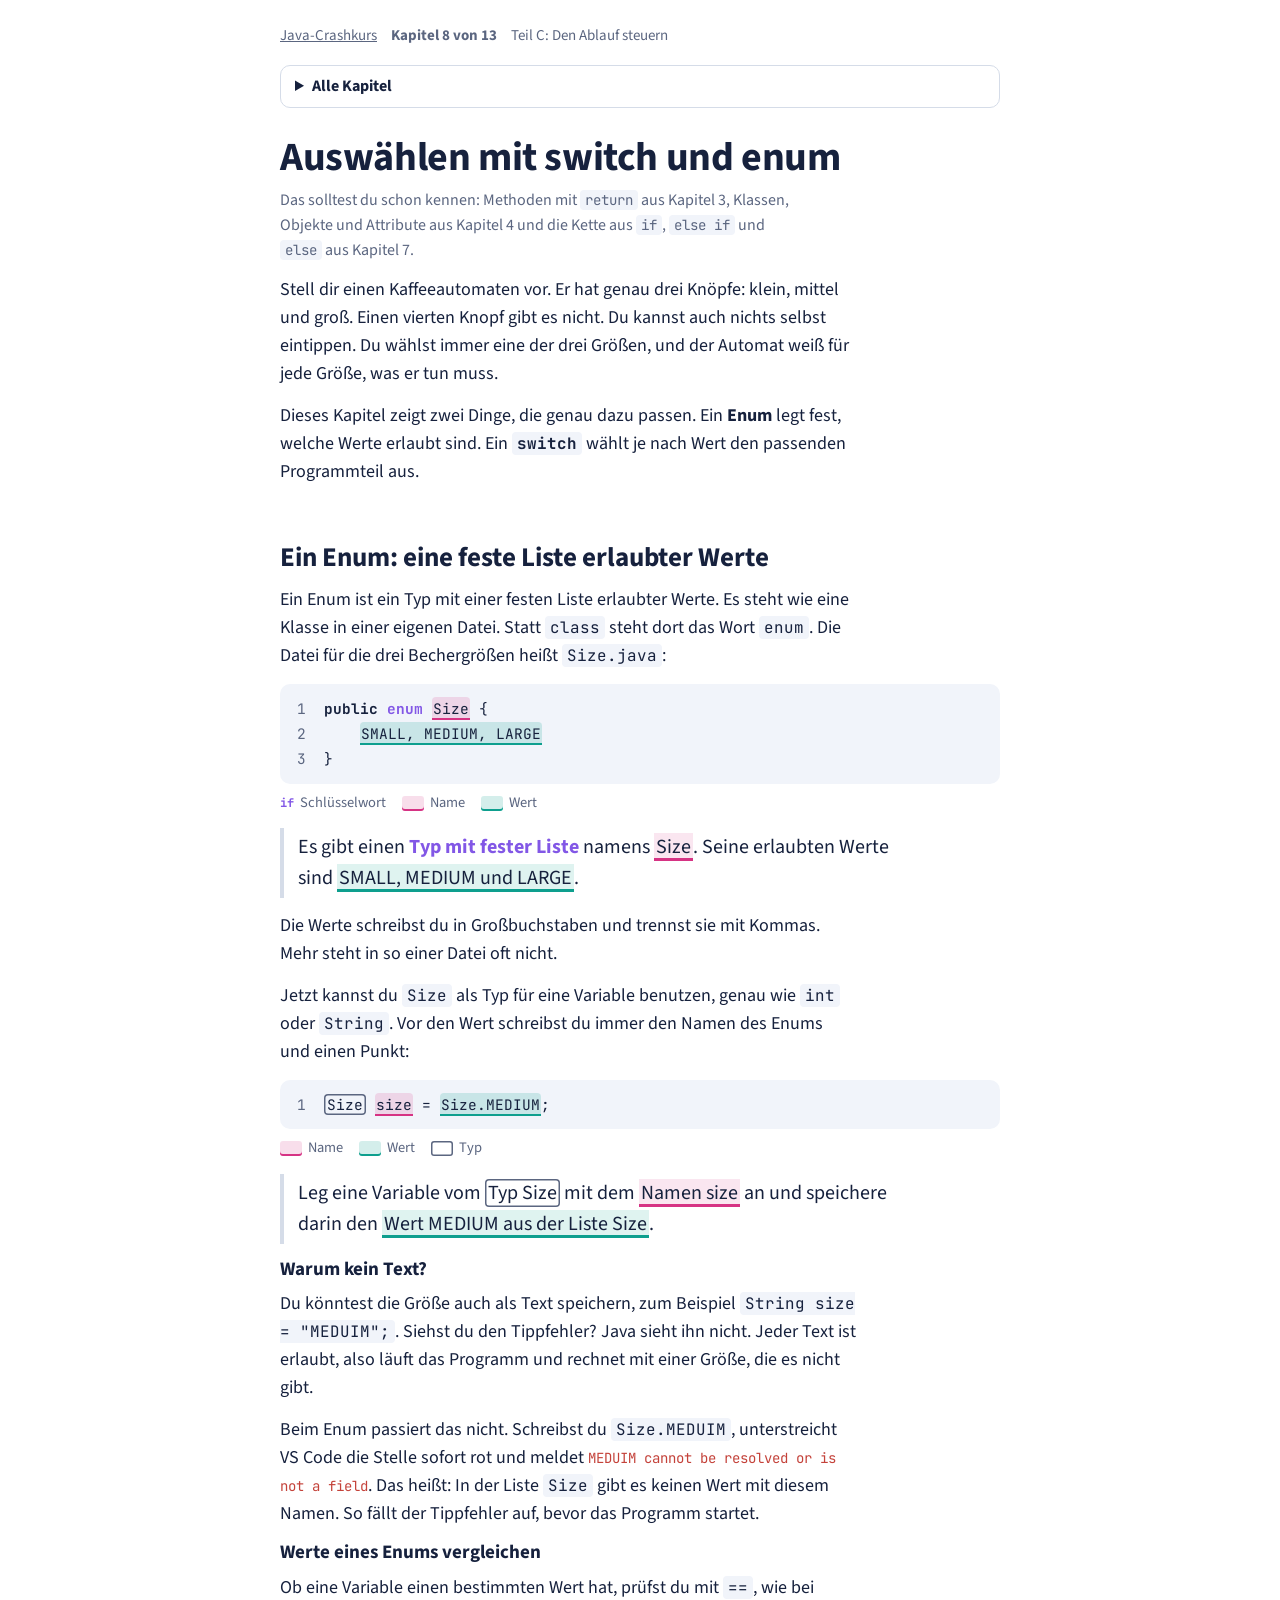
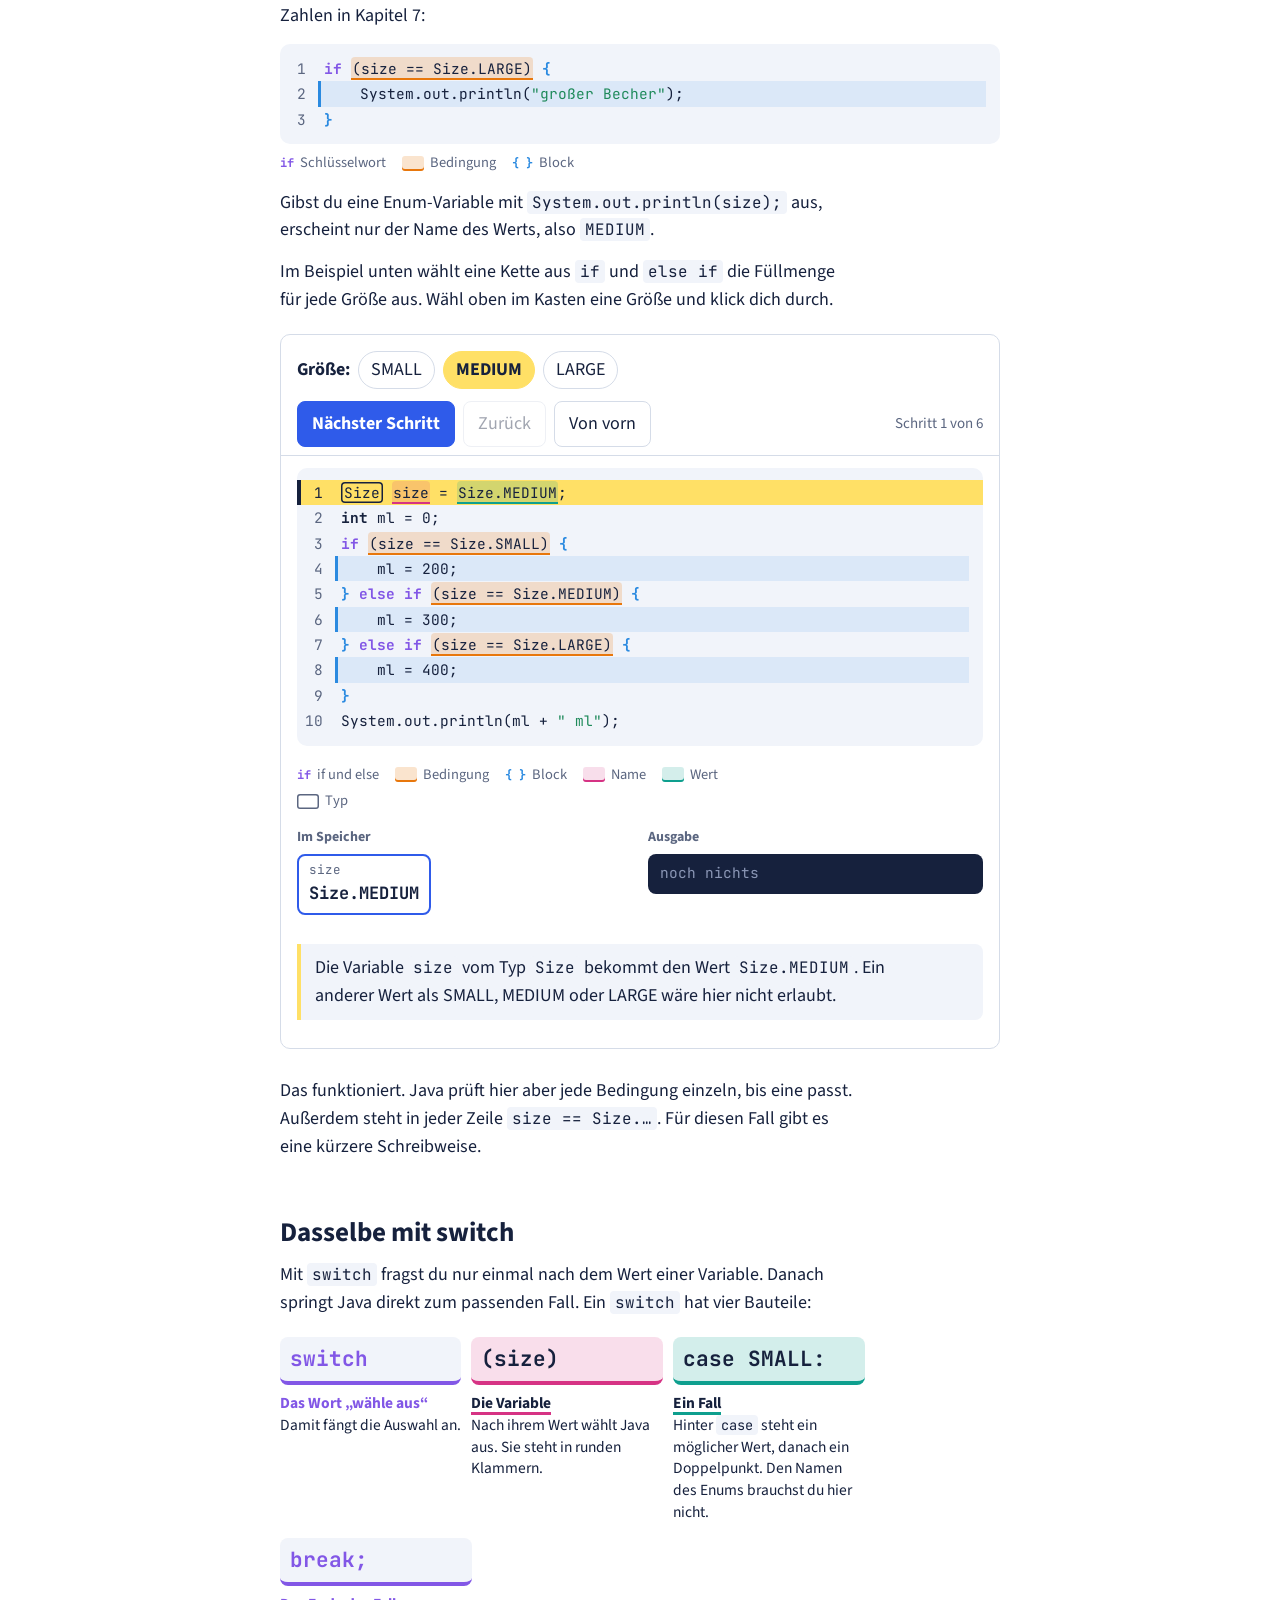
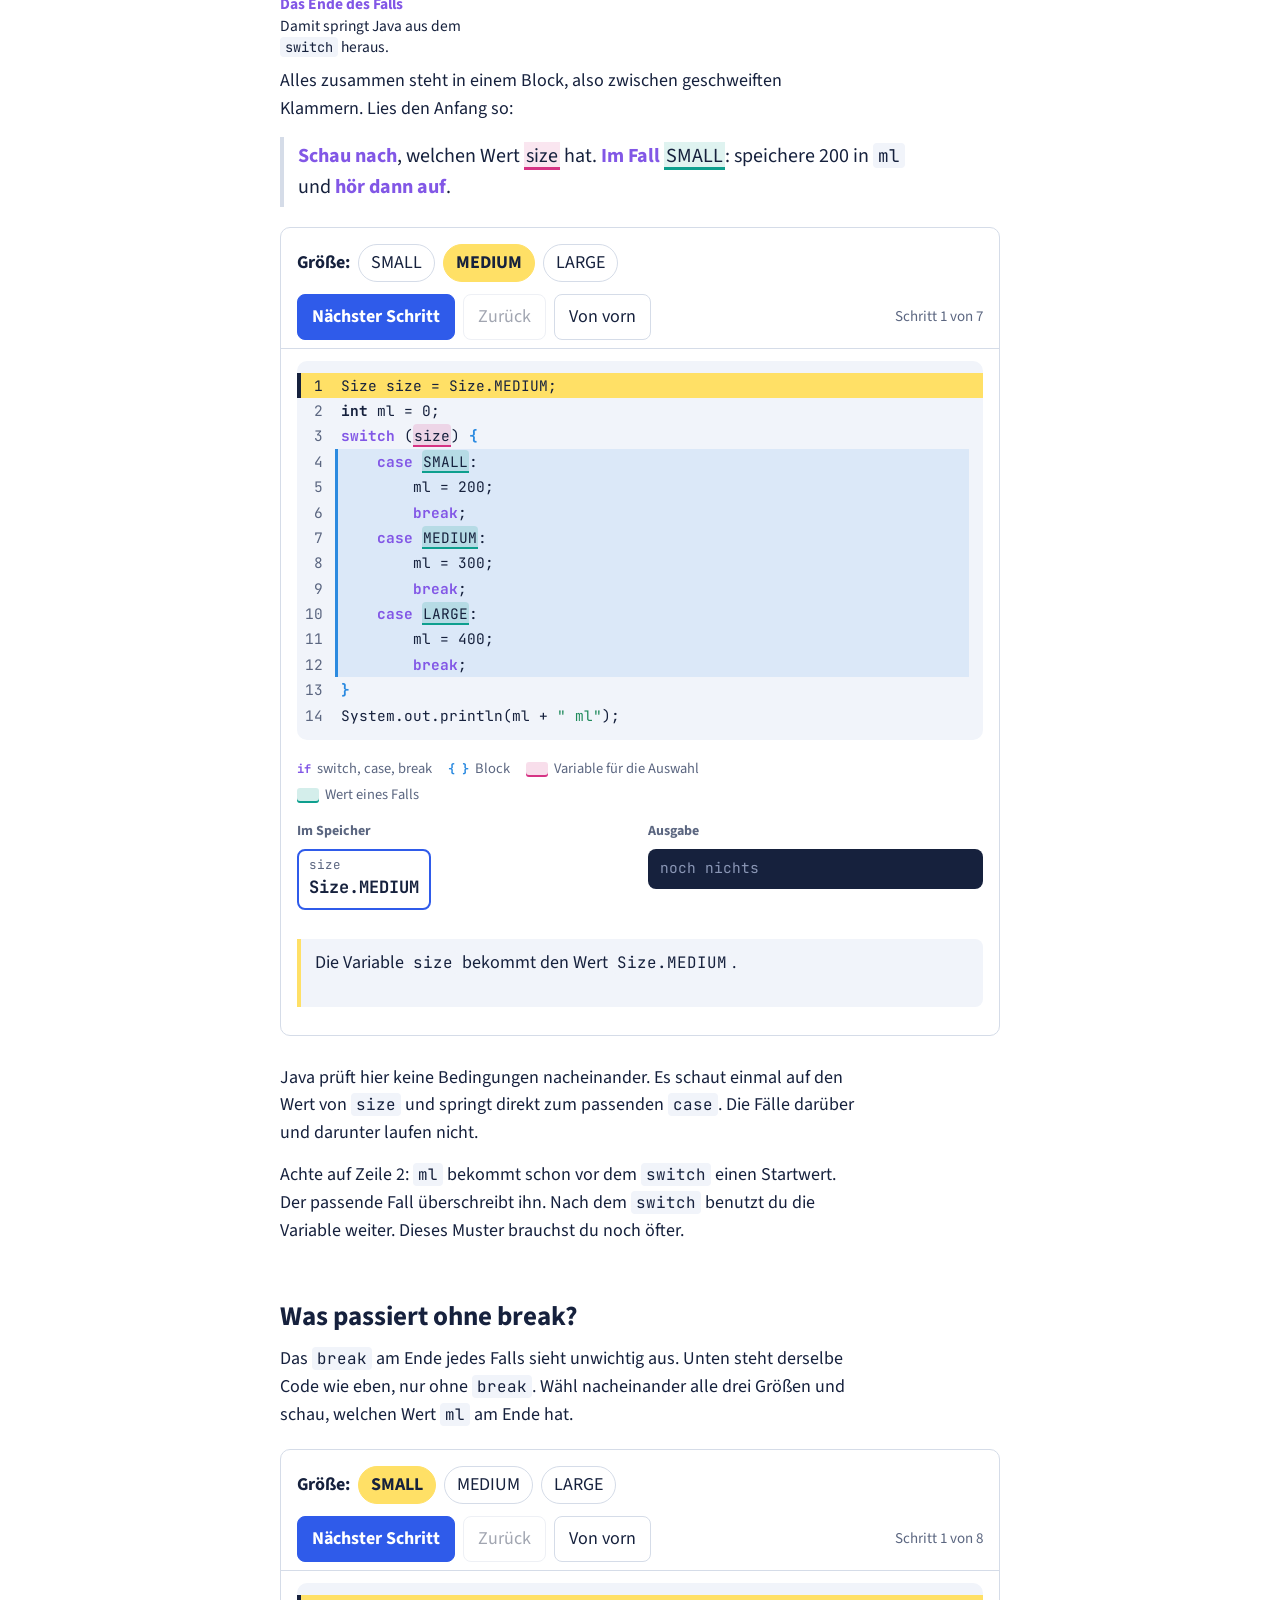
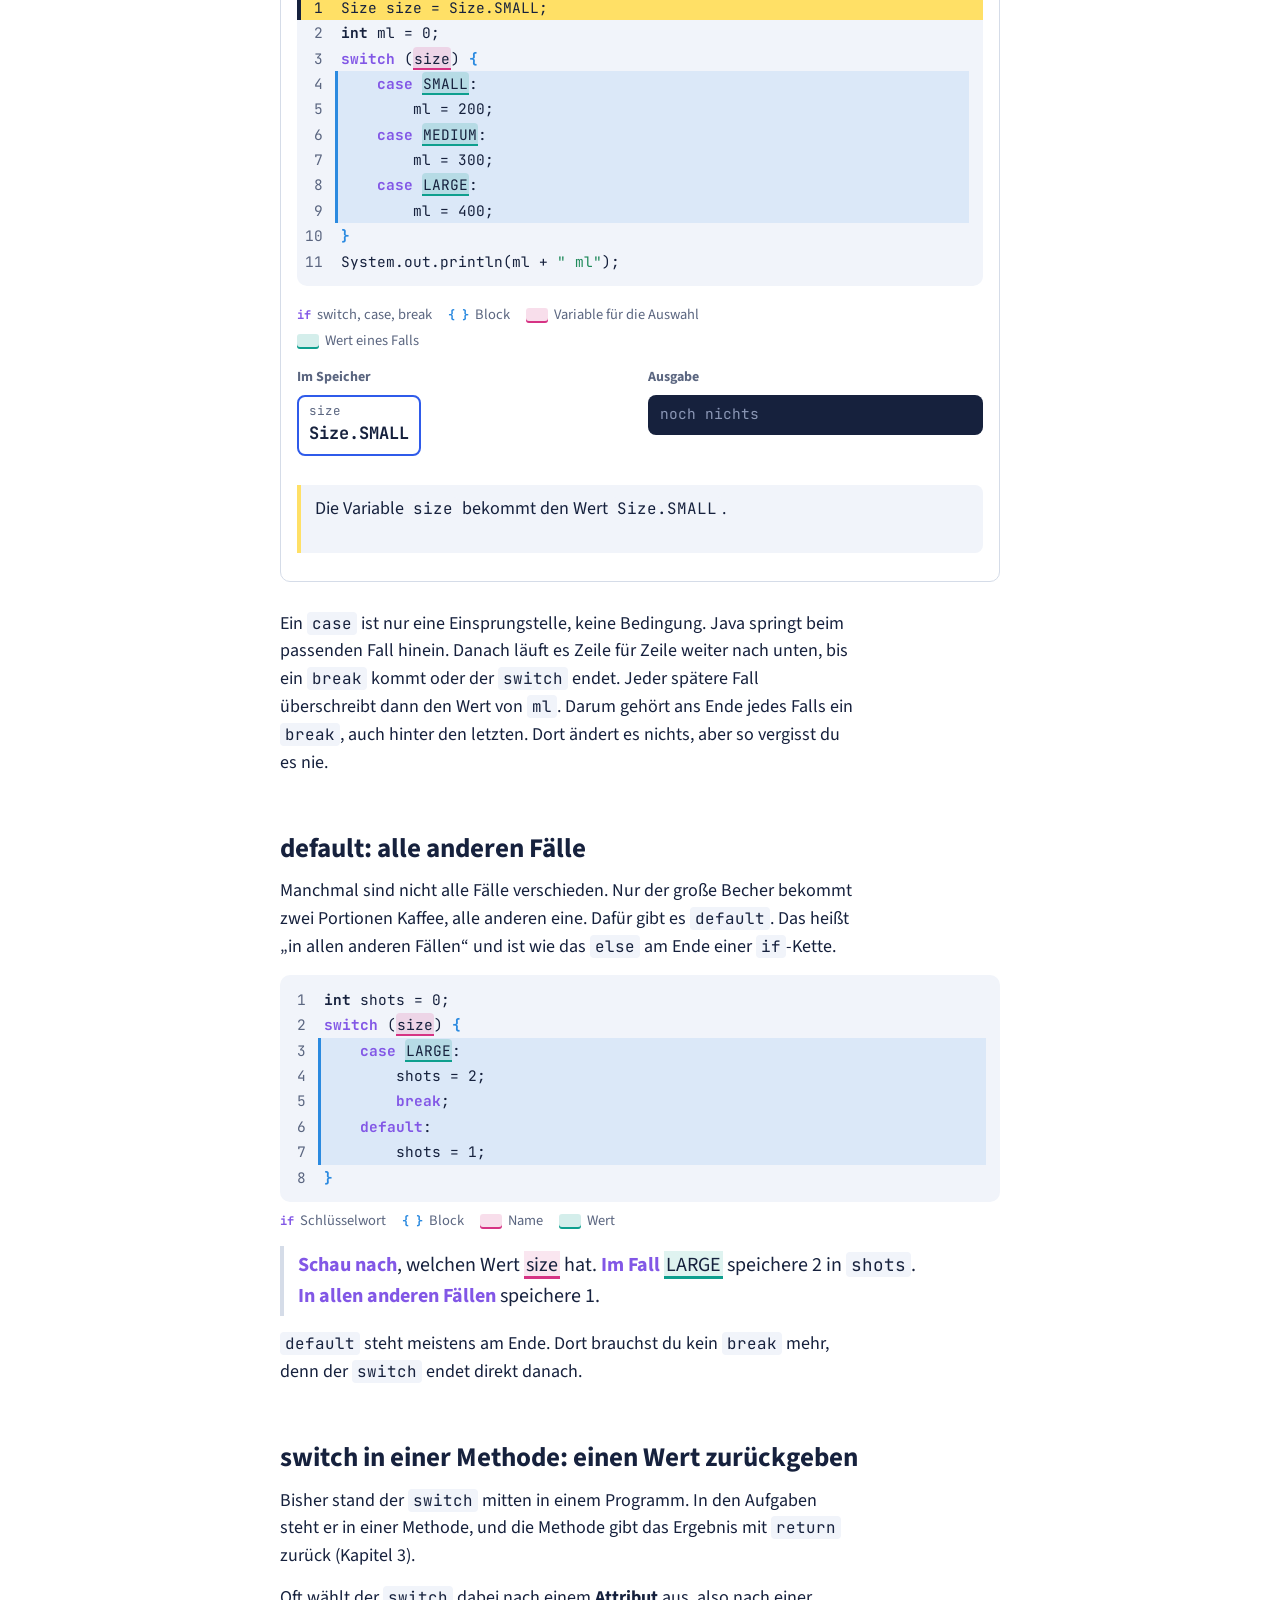
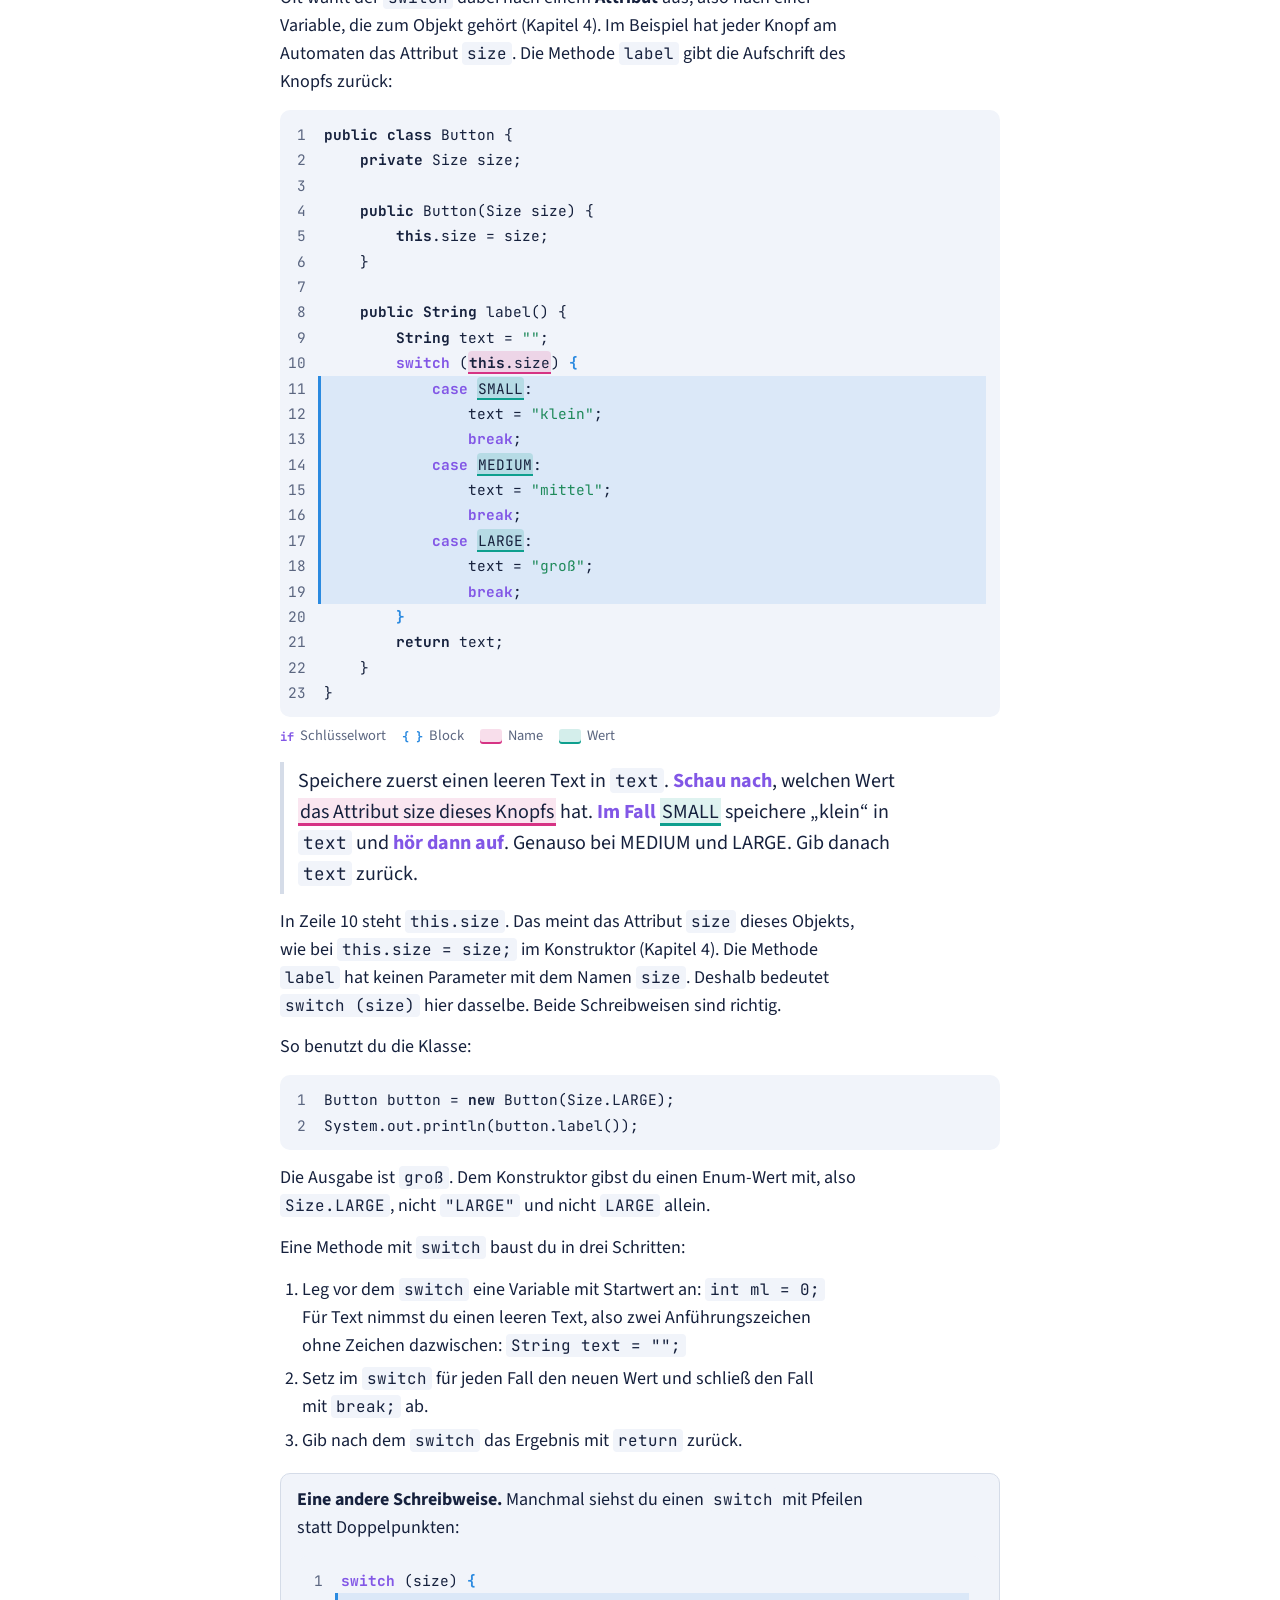
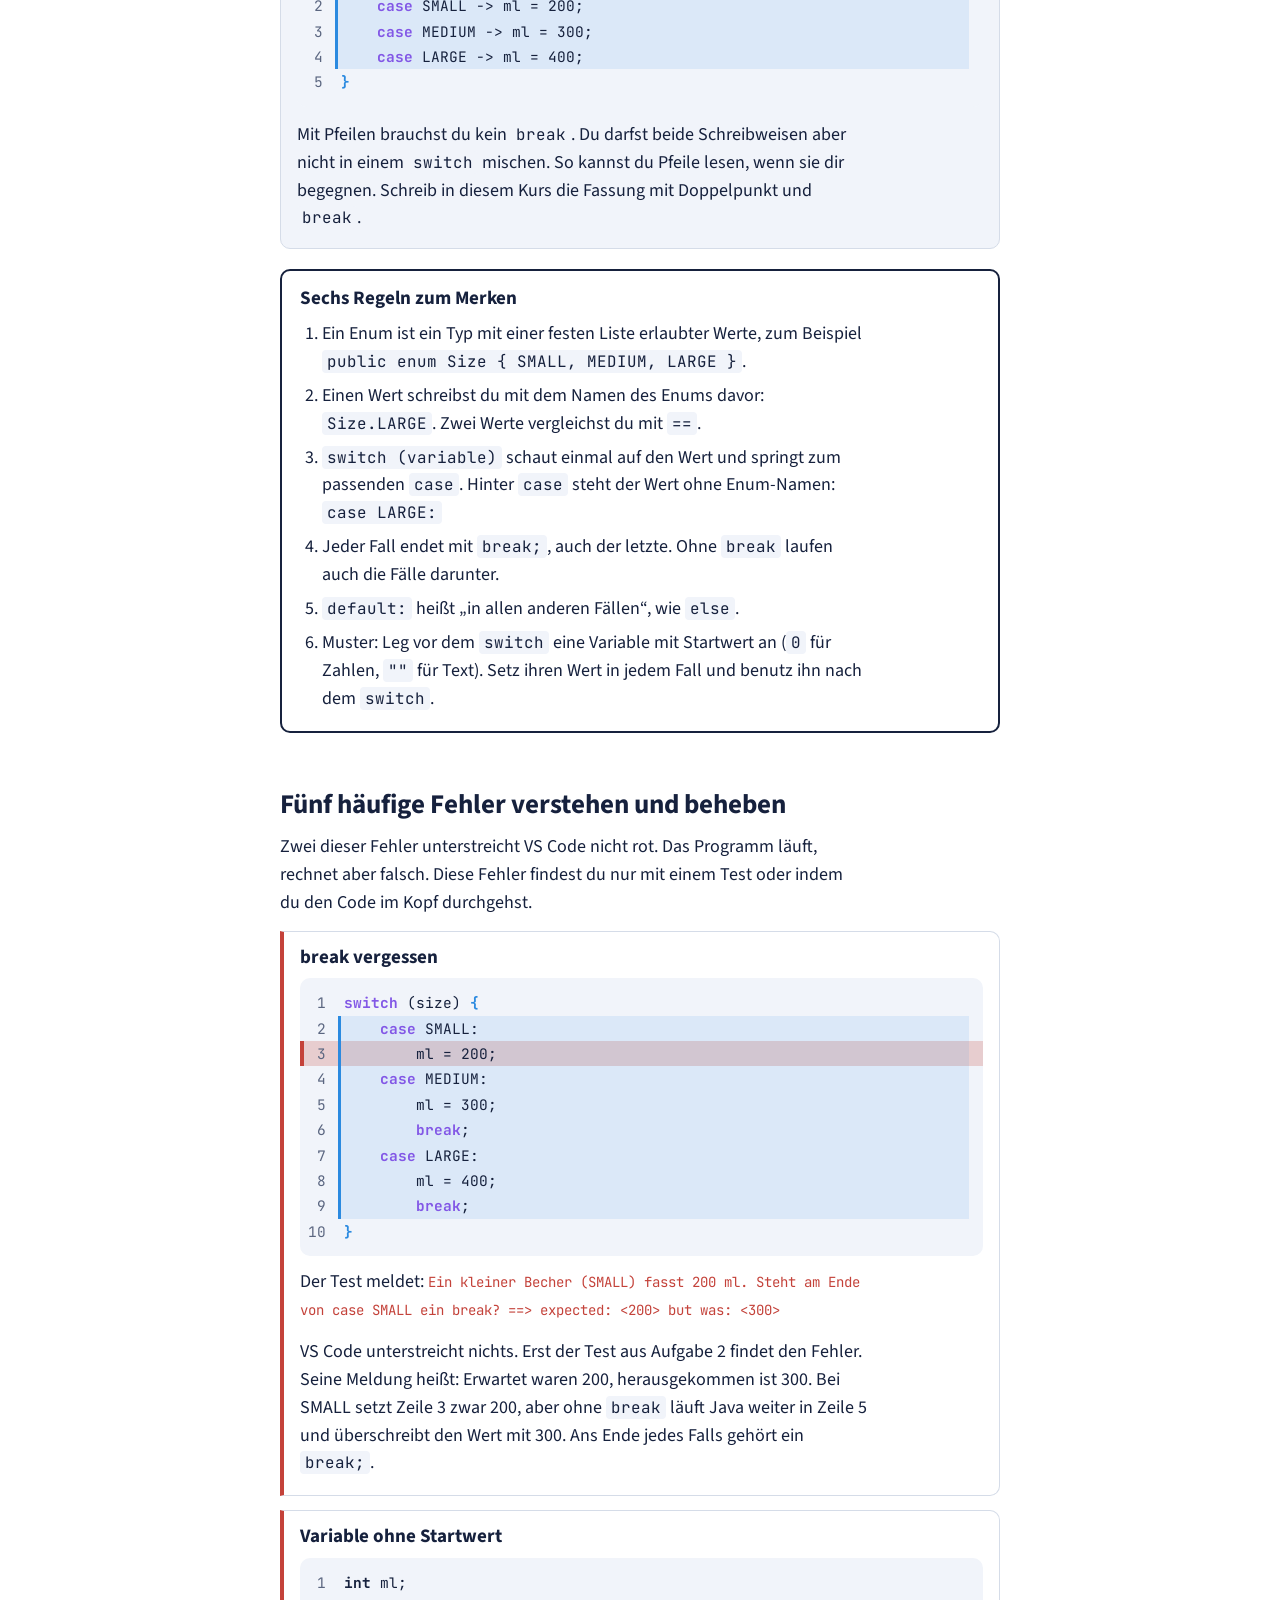
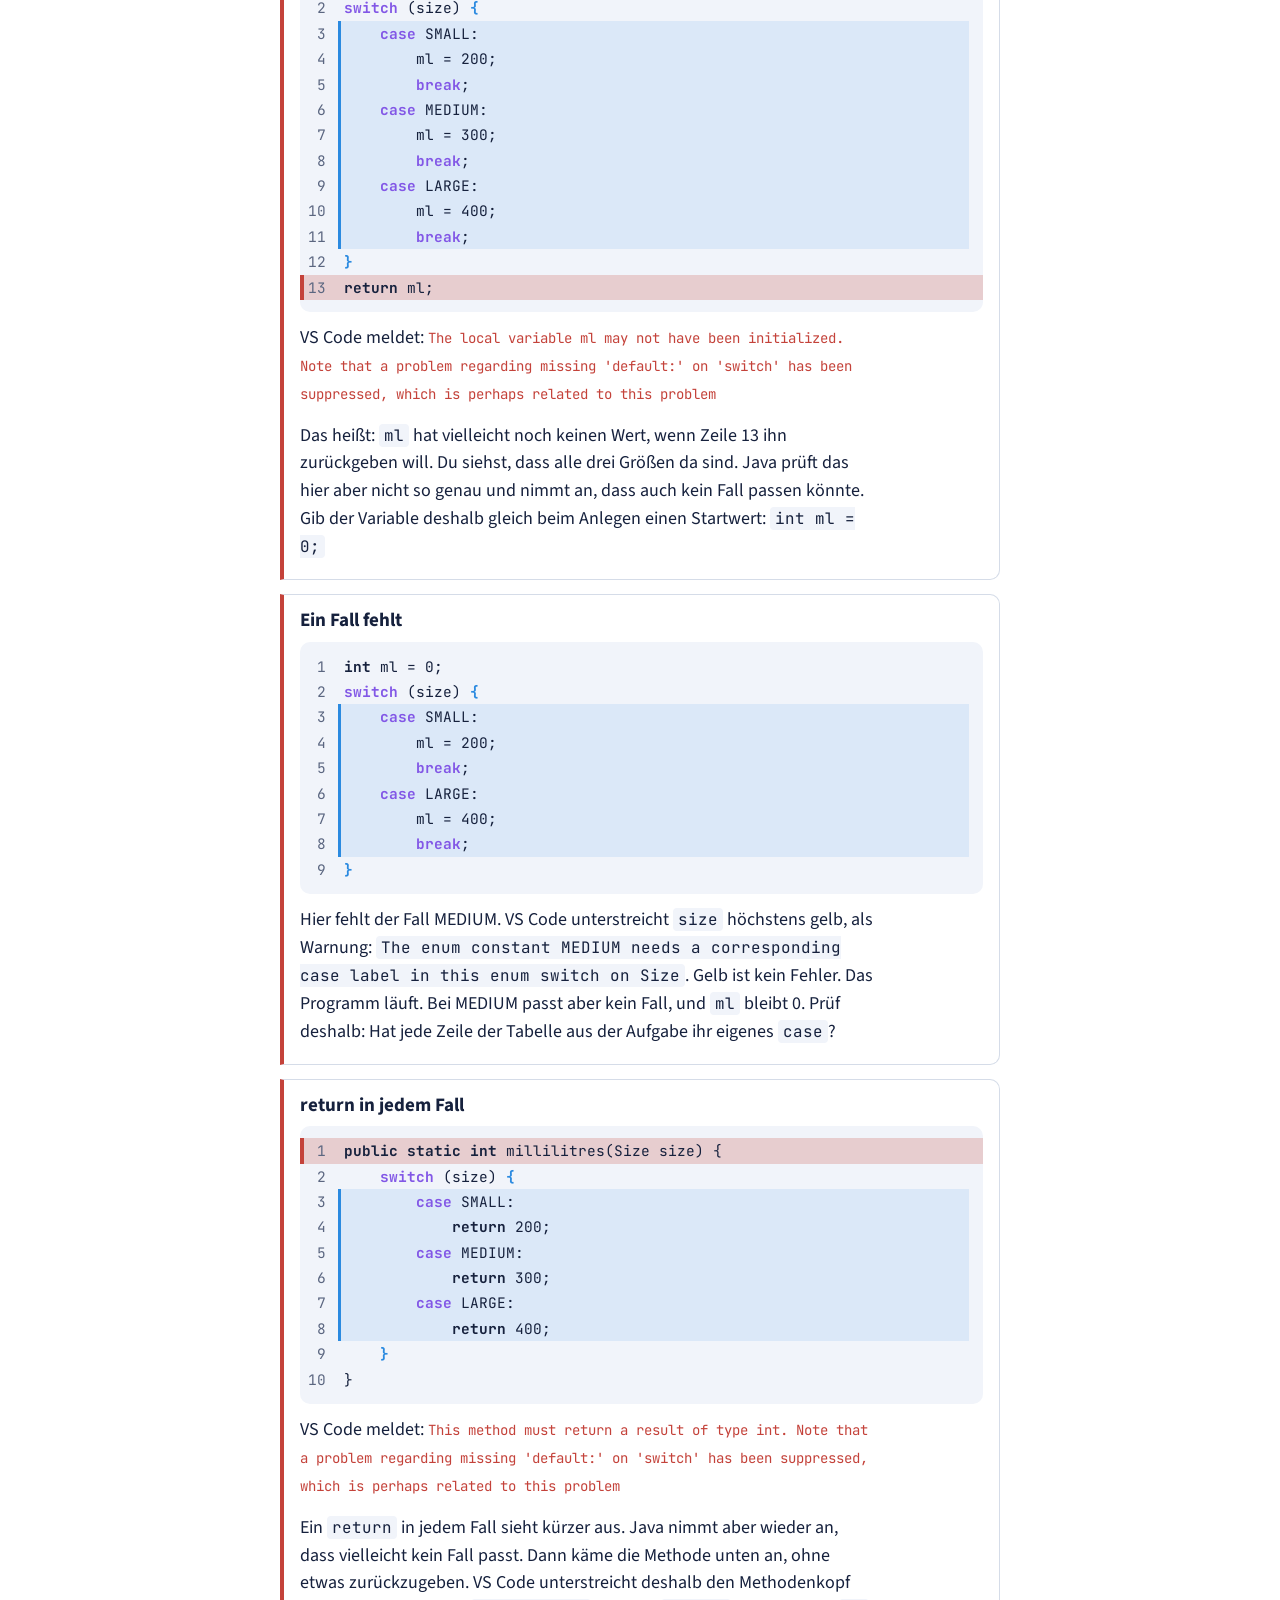
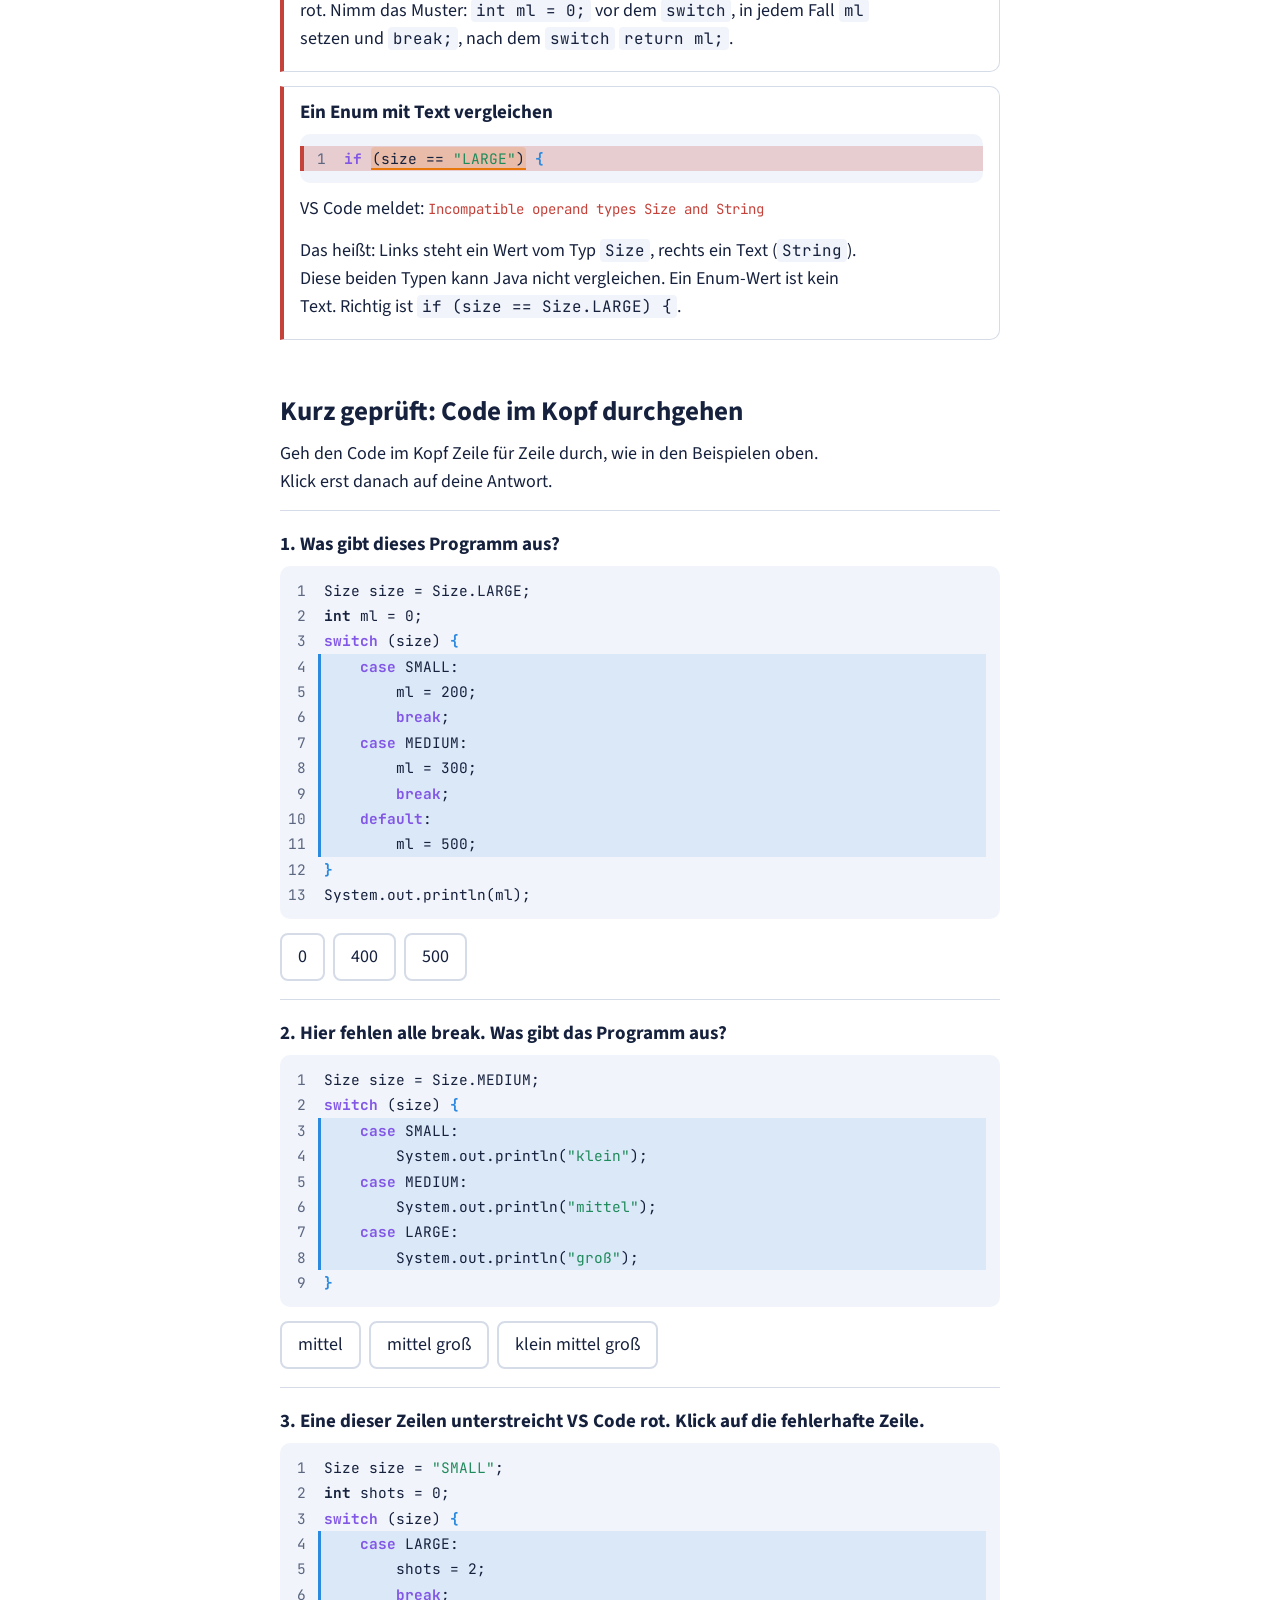
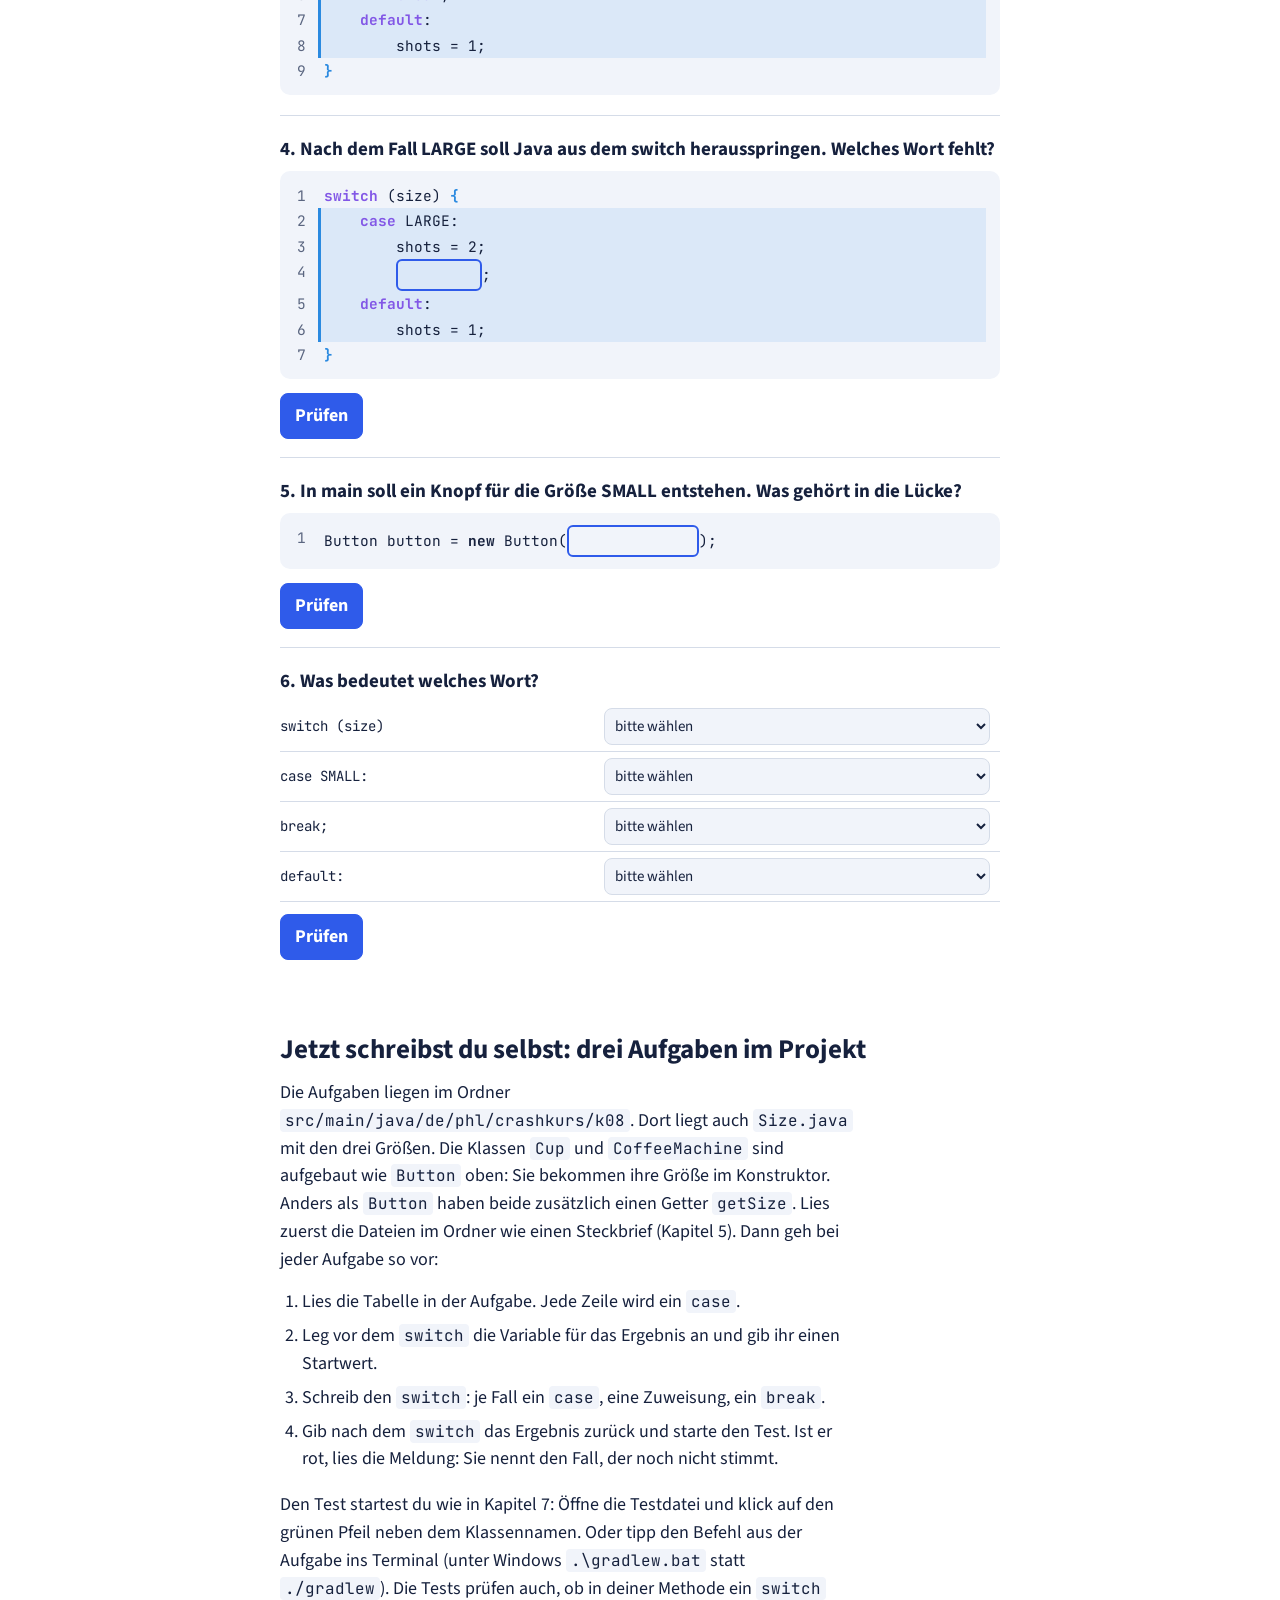
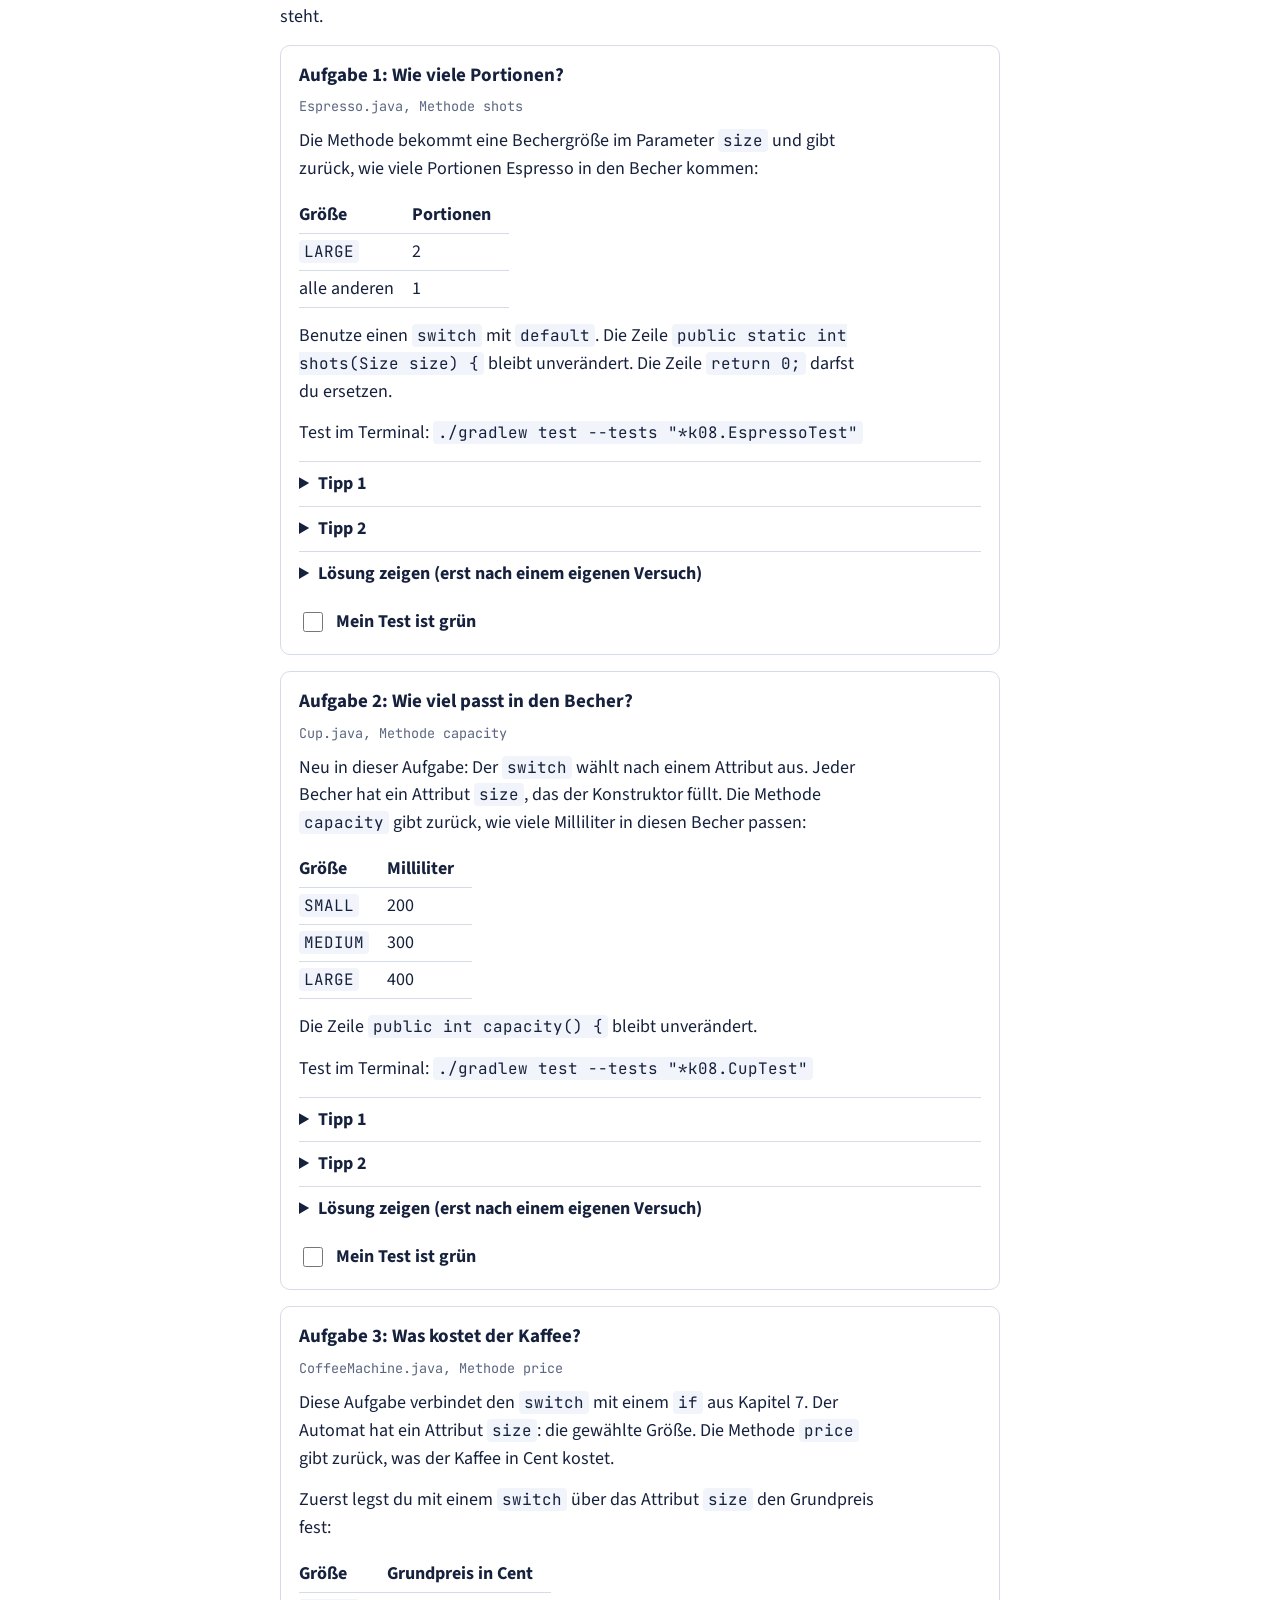
<file: docs/kapitel-08.html>
<!doctype html>
<html lang="de">
<head>
<meta charset="utf-8">
<meta name="viewport" content="width=device-width, initial-scale=1">
<title>Kapitel 8: Auswählen mit switch und enum – Java-Crashkurs</title>
<link rel="preconnect" href="https://fonts.googleapis.com">
<link rel="preconnect" href="https://fonts.gstatic.com" crossorigin>
<link href="https://fonts.googleapis.com/css2?family=Source+Sans+3:ital,wght@0,400;0,700;1,400&family=JetBrains+Mono:wght@400;700&display=swap" rel="stylesheet">
<link rel="stylesheet" href="kurs.css">
</head>
<body>
<main class="kurs">

  <p class="vorwissen">Das solltest du schon kennen: Methoden mit <code>return</code> aus Kapitel 3, Klassen, Objekte und Attribute aus Kapitel 4 und die Kette aus <code>if</code>, <code>else if</code> und <code>else</code> aus Kapitel 7.</p>

  <p>Stell dir einen Kaffeeautomaten vor. Er hat genau drei Knöpfe: klein, mittel und groß. Einen vierten Knopf gibt es nicht. Du kannst auch nichts selbst eintippen. Du wählst immer eine der drei Größen, und der Automat weiß für jede Größe, was er tun muss.</p>
  <p>Dieses Kapitel zeigt zwei Dinge, die genau dazu passen. Ein <strong>Enum</strong> legt fest, welche Werte erlaubt sind. Ein <strong><code>switch</code></strong> wählt je nach Wert den passenden Programmteil aus.</p>

  <h2>Ein Enum: eine feste Liste erlaubter Werte</h2>
  <p>Ein Enum ist ein Typ mit einer festen Liste erlaubter Werte. Es steht wie eine Klasse in einer eigenen Datei. Statt <code>class</code> steht dort das Wort <code>enum</code>. Die Datei für die drei Bechergrößen heißt <code>Size.java</code>:</p>
  <div class="code" data-code='public «violett:enum» «pink:Size» {
    «tuerkis:SMALL, MEDIUM, LARGE»
}'></div>
  <p class="vorlesen">Es gibt einen <span class="t-violett">Typ mit fester Liste</span> namens <span class="t-pink">Size</span>. Seine erlaubten Werte sind <span class="t-tuerkis">SMALL, MEDIUM und LARGE</span>.</p>
  <p>Die Werte schreibst du in Großbuchstaben und trennst sie mit Kommas. Mehr steht in so einer Datei oft nicht.</p>
  <p>Jetzt kannst du <code>Size</code> als Typ für eine Variable benutzen, genau wie <code>int</code> oder <code>String</code>. Vor den Wert schreibst du immer den Namen des Enums und einen Punkt:</p>
  <div class="code" data-code='«typ:Size» «pink:size» = «tuerkis:Size.MEDIUM»;'></div>
  <p class="vorlesen">Leg eine Variable vom <span class="t-typ">Typ Size</span> mit dem <span class="t-pink">Namen size</span> an und speichere darin den <span class="t-tuerkis">Wert MEDIUM aus der Liste Size</span>.</p>

  <h3>Warum kein Text?</h3>
  <p>Du könntest die Größe auch als Text speichern, zum Beispiel <code>String size = "MEDUIM";</code>. Siehst du den Tippfehler? Java sieht ihn nicht. Jeder Text ist erlaubt, also läuft das Programm und rechnet mit einer Größe, die es nicht gibt.</p>
  <p>Beim Enum passiert das nicht. Schreibst du <code>Size.MEDUIM</code>, unterstreicht VS Code die Stelle sofort rot und meldet <span class="meldung">MEDUIM cannot be resolved or is not a field</span>. Das heißt: In der Liste <code>Size</code> gibt es keinen Wert mit diesem Namen. So fällt der Tippfehler auf, bevor das Programm startet.</p>

  <h3>Werte eines Enums vergleichen</h3>
  <p>Ob eine Variable einen bestimmten Wert hat, prüfst du mit <code>==</code>, wie bei Zahlen in Kapitel 7:</p>
  <div class="code" data-code='if (size == Size.LARGE) {
    System.out.println("großer Becher");
}'></div>
  <p>Gibst du eine Enum-Variable mit <code>System.out.println(size);</code> aus, erscheint nur der Name des Werts, also <code>MEDIUM</code>.</p>
  <p>Im Beispiel unten wählt eine Kette aus <code>if</code> und <code>else if</code> die Füllmenge für jede Größe aus. Wähl oben im Kasten eine Größe und klick dich durch.</p>

  <div id="lauf-if"></div>

  <p>Das funktioniert. Java prüft hier aber jede Bedingung einzeln, bis eine passt. Außerdem steht in jeder Zeile <code>size == Size.…</code>. Für diesen Fall gibt es eine kürzere Schreibweise.</p>

  <h2>Dasselbe mit switch</h2>
  <p>Mit <code>switch</code> fragst du nur einmal nach dem Wert einer Variable. Danach springt Java direkt zum passenden Fall. Ein <code>switch</code> hat vier Bauteile:</p>

  <div class="aufbau">
    <div class="teil" data-farbe="violett"><span class="stueck">switch</span><span class="heisst"><b>Das Wort „wähle aus“</b>Damit fängt die Auswahl an.</span></div>
    <div class="teil" data-farbe="pink"><span class="stueck">(size)</span><span class="heisst"><b>Die Variable</b>Nach ihrem Wert wählt Java aus. Sie steht in runden Klammern.</span></div>
    <div class="teil" data-farbe="tuerkis"><span class="stueck">case SMALL:</span><span class="heisst"><b>Ein Fall</b>Hinter <code>case</code> steht ein möglicher Wert, danach ein Doppelpunkt. Den Namen des Enums brauchst du hier nicht.</span></div>
    <div class="teil" data-farbe="violett"><span class="stueck">break;</span><span class="heisst"><b>Das Ende des Falls</b>Damit springt Java aus dem <code>switch</code> heraus.</span></div>
  </div>
  <p>Alles zusammen steht in einem Block, also zwischen geschweiften Klammern. Lies den Anfang so:</p>
  <p class="vorlesen"><span class="t-violett">Schau nach</span>, welchen Wert <span class="t-pink">size</span> hat. <span class="t-violett">Im Fall</span> <span class="t-tuerkis">SMALL</span>: speichere 200 in <code>ml</code> und <span class="t-violett">hör dann auf</span>.</p>

  <div id="lauf-switch"></div>

  <p>Java prüft hier keine Bedingungen nacheinander. Es schaut einmal auf den Wert von <code>size</code> und springt direkt zum passenden <code>case</code>. Die Fälle darüber und darunter laufen nicht.</p>
  <p>Achte auf Zeile 2: <code>ml</code> bekommt schon vor dem <code>switch</code> einen Startwert. Der passende Fall überschreibt ihn. Nach dem <code>switch</code> benutzt du die Variable weiter. Dieses Muster brauchst du noch öfter.</p>

  <h2>Was passiert ohne break?</h2>
  <p>Das <code>break</code> am Ende jedes Falls sieht unwichtig aus. Unten steht derselbe Code wie eben, nur ohne <code>break</code>. Wähl nacheinander alle drei Größen und schau, welchen Wert <code>ml</code> am Ende hat.</p>

  <div id="lauf-ohne"></div>

  <p>Ein <code>case</code> ist nur eine Einsprungstelle, keine Bedingung. Java springt beim passenden Fall hinein. Danach läuft es Zeile für Zeile weiter nach unten, bis ein <code>break</code> kommt oder der <code>switch</code> endet. Jeder spätere Fall überschreibt dann den Wert von <code>ml</code>. Darum gehört ans Ende jedes Falls ein <code>break</code>, auch hinter den letzten. Dort ändert es nichts, aber so vergisst du es nie.</p>

  <h2>default: alle anderen Fälle</h2>
  <p>Manchmal sind nicht alle Fälle verschieden. Nur der große Becher bekommt zwei Portionen Kaffee, alle anderen eine. Dafür gibt es <code>default</code>. Das heißt „in allen anderen Fällen“ und ist wie das <code>else</code> am Ende einer <code>if</code>-Kette.</p>
  <div class="code" data-code='int shots = 0;
switch («pink:size») {
    case «tuerkis:LARGE»:
        shots = 2;
        break;
    default:
        shots = 1;
}'></div>
  <p class="vorlesen"><span class="t-violett">Schau nach</span>, welchen Wert <span class="t-pink">size</span> hat. <span class="t-violett">Im Fall</span> <span class="t-tuerkis">LARGE</span> speichere 2 in <code>shots</code>. <span class="t-violett">In allen anderen Fällen</span> speichere 1.</p>
  <p><code>default</code> steht meistens am Ende. Dort brauchst du kein <code>break</code> mehr, denn der <code>switch</code> endet direkt danach.</p>

  <h2>switch in einer Methode: einen Wert zurückgeben</h2>
  <p>Bisher stand der <code>switch</code> mitten in einem Programm. In den Aufgaben steht er in einer Methode, und die Methode gibt das Ergebnis mit <code>return</code> zurück (Kapitel 3).</p>
  <p>Oft wählt der <code>switch</code> dabei nach einem <strong>Attribut</strong> aus, also nach einer Variable, die zum Objekt gehört (Kapitel 4). Im Beispiel hat jeder Knopf am Automaten das Attribut <code>size</code>. Die Methode <code>label</code> gibt die Aufschrift des Knopfs zurück:</p>
  <div class="code" data-code='public class Button {
    private Size size;

    public Button(Size size) {
        this.size = size;
    }

    public String label() {
        String text = "";
        switch («pink:this.size») {
            case «tuerkis:SMALL»:
                text = "klein";
                break;
            case «tuerkis:MEDIUM»:
                text = "mittel";
                break;
            case «tuerkis:LARGE»:
                text = "groß";
                break;
        }
        return text;
    }
}'></div>
  <p class="vorlesen">Speichere zuerst einen leeren Text in <code>text</code>. <span class="t-violett">Schau nach</span>, welchen Wert <span class="t-pink">das Attribut size dieses Knopfs</span> hat. <span class="t-violett">Im Fall</span> <span class="t-tuerkis">SMALL</span> speichere „klein“ in <code>text</code> und <span class="t-violett">hör dann auf</span>. Genauso bei MEDIUM und LARGE. Gib danach <code>text</code> zurück.</p>
  <p>In Zeile 10 steht <code>this.size</code>. Das meint das Attribut <code>size</code> dieses Objekts, wie bei <code>this.size = size;</code> im Konstruktor (Kapitel 4). Die Methode <code>label</code> hat keinen Parameter mit dem Namen <code>size</code>. Deshalb bedeutet <code>switch (size)</code> hier dasselbe. Beide Schreibweisen sind richtig.</p>
  <p>So benutzt du die Klasse:</p>
  <div class="code" data-legende="nein" data-code='Button button = new Button(Size.LARGE);
System.out.println(button.label());'></div>
  <p>Die Ausgabe ist <code>groß</code>. Dem Konstruktor gibst du einen Enum-Wert mit, also <code>Size.LARGE</code>, nicht <code>"LARGE"</code> und nicht <code>LARGE</code> allein.</p>
  <p>Eine Methode mit <code>switch</code> baust du in drei Schritten:</p>
  <ol class="schritte">
    <li>Leg vor dem <code>switch</code> eine Variable mit Startwert an: <code>int ml = 0;</code> Für Text nimmst du einen leeren Text, also zwei Anführungszeichen ohne Zeichen dazwischen: <code>String text = "";</code></li>
    <li>Setz im <code>switch</code> für jeden Fall den neuen Wert und schließ den Fall mit <code>break;</code> ab.</li>
    <li>Gib nach dem <code>switch</code> das Ergebnis mit <code>return</code> zurück.</li>
  </ol>

  <div class="hinweis">
    <p><strong>Eine andere Schreibweise.</strong> Manchmal siehst du einen <code>switch</code> mit Pfeilen statt Doppelpunkten:</p>
    <div class="code" data-legende="nein" data-code='switch (size) {
    case SMALL -> ml = 200;
    case MEDIUM -> ml = 300;
    case LARGE -> ml = 400;
}'></div>
    <p>Mit Pfeilen brauchst du kein <code>break</code>. Du darfst beide Schreibweisen aber nicht in einem <code>switch</code> mischen. So kannst du Pfeile lesen, wenn sie dir begegnen. Schreib in diesem Kurs die Fassung mit Doppelpunkt und <code>break</code>.</p>
  </div>

  <div class="merke">
    <h3>Sechs Regeln zum Merken</h3>
    <ol>
      <li>Ein Enum ist ein Typ mit einer festen Liste erlaubter Werte, zum Beispiel <code>public enum Size { SMALL, MEDIUM, LARGE }</code>.</li>
      <li>Einen Wert schreibst du mit dem Namen des Enums davor: <code>Size.LARGE</code>. Zwei Werte vergleichst du mit <code>==</code>.</li>
      <li><code>switch (variable)</code> schaut einmal auf den Wert und springt zum passenden <code>case</code>. Hinter <code>case</code> steht der Wert ohne Enum-Namen: <code>case LARGE:</code></li>
      <li>Jeder Fall endet mit <code>break;</code>, auch der letzte. Ohne <code>break</code> laufen auch die Fälle darunter.</li>
      <li><code>default:</code> heißt „in allen anderen Fällen“, wie <code>else</code>.</li>
      <li>Muster: Leg vor dem <code>switch</code> eine Variable mit Startwert an (<code>0</code> für Zahlen, <code>""</code> für Text). Setz ihren Wert in jedem Fall und benutz ihn nach dem <code>switch</code>.</li>
    </ol>
  </div>

  <h2>Fünf häufige Fehler verstehen und beheben</h2>
  <p>Zwei dieser Fehler unterstreicht VS Code nicht rot. Das Programm läuft, rechnet aber falsch. Diese Fehler findest du nur mit einem Test oder indem du den Code im Kopf durchgehst.</p>
  <div id="fehler"></div>

  <h2>Kurz geprüft: Code im Kopf durchgehen</h2>
  <p>Geh den Code im Kopf Zeile für Zeile durch, wie in den Beispielen oben. Klick erst danach auf deine Antwort.</p>
  <div id="fragen"></div>

  <h2>Jetzt schreibst du selbst: drei Aufgaben im Projekt</h2>
  <p>Die Aufgaben liegen im Ordner <code>src/main/java/de/phl/crashkurs/k08</code>. Dort liegt auch <code>Size.java</code> mit den drei Größen. Die Klassen <code>Cup</code> und <code>CoffeeMachine</code> sind aufgebaut wie <code>Button</code> oben: Sie bekommen ihre Größe im Konstruktor. Anders als <code>Button</code> haben beide zusätzlich einen Getter <code>getSize</code>. Lies zuerst die Dateien im Ordner wie einen Steckbrief (Kapitel 5). Dann geh bei jeder Aufgabe so vor:</p>
  <ol class="schritte">
    <li>Lies die Tabelle in der Aufgabe. Jede Zeile wird ein <code>case</code>.</li>
    <li>Leg vor dem <code>switch</code> die Variable für das Ergebnis an und gib ihr einen Startwert.</li>
    <li>Schreib den <code>switch</code>: je Fall ein <code>case</code>, eine Zuweisung, ein <code>break</code>.</li>
    <li>Gib nach dem <code>switch</code> das Ergebnis zurück und starte den Test. Ist er rot, lies die Meldung: Sie nennt den Fall, der noch nicht stimmt.</li>
  </ol>
  <p>Den Test startest du wie in Kapitel 7: Öffne die Testdatei und klick auf den grünen Pfeil neben dem Klassennamen. Oder tipp den Befehl aus der Aufgabe ins Terminal (unter Windows <code>.\gradlew.bat</code> statt <code>./gradlew</code>). Die Tests prüfen auch, ob in deiner Methode ein <code>switch</code> steht.</p>
  <div id="aufgaben"></div>

</main>

<script src="kurs.js"></script>
<script>
(function () {
  var SIZE = 'public enum Size {\n    SMALL, MEDIUM, LARGE\n}\n';
  var ML = { SMALL: 200, MEDIUM: 300, LARGE: 400 };
  var WAHL = { art: 'wahl', label: 'Größe', werte: [{ text: 'SMALL', wert: 'SMALL' }, { text: 'MEDIUM', wert: 'MEDIUM' }, { text: 'LARGE', wert: 'LARGE' }] };
  function k08Rein(z) { return z.replace(/«[a-z]+:([^»]*)»/g, '$1'); }
  /* Für lauf-java.py: ein Codestück ohne Klasse in main setzen und Size.java dazulegen. */
  function k08Java(zeilen) {
    var rumpf = zeilen.map(function (z) { return '        ' + k08Rein(z); }).join('\n');
    return { dateien: { 'Lauf.java': 'public class Lauf {\n    public static void main(String[] args) {\n' + rumpf + '\n    }\n}\n', 'Size.java': SIZE }, main: 'Lauf' };
  }
  function mitWahl(start) { return { art: WAHL.art, label: WAHL.label, werte: WAHL.werte, start: start }; }

  var IF_CODE = function (v) {
    return ['«typ:Size» «pink:size» = «tuerkis:Size.' + v + '»;', 'int ml = 0;', 'if (size == Size.SMALL) {', '    ml = 200;', '} else if (size == Size.MEDIUM) {', '    ml = 300;', '} else if (size == Size.LARGE) {', '    ml = 400;', '}', 'System.out.println(ml + " ml");'];
  };
  var SWITCH_CODE = function (v) {
    return ['Size size = Size.' + v + ';', 'int ml = 0;', 'switch («pink:size») {', '    case «tuerkis:SMALL»:', '        ml = 200;', '        break;', '    case «tuerkis:MEDIUM»:', '        ml = 300;', '        break;', '    case «tuerkis:LARGE»:', '        ml = 400;', '        break;', '}', 'System.out.println(ml + " ml");'];
  };
  var OHNE_CODE = function (v) {
    return ['Size size = Size.' + v + ';', 'int ml = 0;', 'switch («pink:size») {', '    case «tuerkis:SMALL»:', '        ml = 200;', '    case «tuerkis:MEDIUM»:', '        ml = 300;', '    case «tuerkis:LARGE»:', '        ml = 400;', '}', 'System.out.println(ml + " ml");'];
  };

  Kurs.start({
    nr: 8,
    legende: { violett: 'Schlüsselwort', pink: 'Name', tuerkis: 'Wert', typ: 'Typ' },

    laeufe: {
      'lauf-if': {
        eingabe: mitWahl('MEDIUM'),
        legende: { violett: 'if und else', orange: 'Bedingung', blau: 'Block', pink: 'Name', tuerkis: 'Wert' },
        code: IF_CODE,
        java: function (v) { return k08Java(IF_CODE(v)); },
        schritte: function (v) {
          var a = Kurs.ablauf(), ml = ML[v], aus = ml + ' ml';
          a.setze('size', 'Size.' + v).schritt(1, 'Die Variable <code>size</code> vom Typ <code>Size</code> bekommt den Wert <code>Size.' + v + '</code>. Ein anderer Wert als SMALL, MEDIUM oder LARGE wäre hier nicht erlaubt.');
          a.setze('ml', 0).schritt(2, 'Die Variable <code>ml</code> (die Füllmenge in Millilitern) bekommt einen Startwert: 0.');
          a.schritt(3, 'Erste Bedingung: ' + Kurs.urteil('size == Size.SMALL', v === 'SMALL') + '.');
          if (v === 'SMALL') {
            a.setze('ml', 200).schritt(4, 'Die Bedingung war wahr. <code>ml</code> bekommt den Wert 200. Die anderen Bedingungen prüft Java nicht mehr.', { skip: [5, 6, 7, 8] });
            a.aus(aus).schritt(10, 'Die Kette ist zu Ende. Java gibt die Füllmenge aus.', { skip: [5, 6, 7, 8] });
          } else {
            a.schritt(5, 'Die erste Bedingung war falsch. Java prüft die zweite: ' + Kurs.urteil('size == Size.MEDIUM', v === 'MEDIUM') + '.', { skip: [4] });
            if (v === 'MEDIUM') {
              a.setze('ml', 300).schritt(6, 'Die Bedingung war wahr. <code>ml</code> bekommt den Wert 300. Die letzte Bedingung prüft Java nicht mehr.', { skip: [4, 7, 8] });
              a.aus(aus).schritt(10, 'Die Kette ist zu Ende. Java gibt die Füllmenge aus.', { skip: [4, 7, 8] });
            } else {
              a.schritt(7, 'Auch diese Bedingung war falsch. Java prüft die dritte: ' + Kurs.urteil('size == Size.LARGE', true) + '.', { skip: [4, 6] });
              a.setze('ml', 400).schritt(8, 'Erst die dritte Bedingung war wahr. <code>ml</code> bekommt den Wert 400. Java musste dafür drei Bedingungen prüfen.', { skip: [4, 6] });
              a.aus(aus).schritt(10, 'Die Kette ist zu Ende. Java gibt die Füllmenge aus.', { skip: [4, 6] });
            }
          }
          return a.schritte;
        }
      },

      'lauf-switch': {
        eingabe: mitWahl('MEDIUM'),
        legende: { violett: 'switch, case, break', pink: 'Variable für die Auswahl', tuerkis: 'Wert eines Falls', blau: 'Block' },
        code: SWITCH_CODE,
        java: function (v) { return k08Java(SWITCH_CODE(v)); },
        schritte: function (v) {
          var a = Kurs.ablauf(), ml = ML[v];
          var caseZ = { SMALL: 4, MEDIUM: 7, LARGE: 10 }[v], alle = [4, 5, 6, 7, 8, 9, 10, 11, 12];
          var davor = alle.filter(function (z) { return z < caseZ; });
          var rest = alle.filter(function (z) { return z < caseZ || z > caseZ + 2; });
          a.setze('size', 'Size.' + v).schritt(1, 'Die Variable <code>size</code> bekommt den Wert <code>Size.' + v + '</code>.');
          a.setze('ml', 0).schritt(2, 'Die Variable <code>ml</code> bekommt den Startwert 0. Gleich setzt der <code>switch</code> den richtigen Wert.');
          a.schritt(3, 'Der <code>switch</code> schaut einmal auf den Wert von <code>size</code>. Er ist <code>' + v + '</code>.');
          a.schritt(caseZ, 'Java springt direkt zu <code>case ' + v + ':</code> in Zeile ' + caseZ + '. ' + (davor.length ? 'Die Fälle darüber überspringt es, ohne sie anzuschauen.' : 'Das ist gleich der erste Fall.'), { skip: davor });
          a.setze('ml', ml).schritt(caseZ + 1, '<code>ml</code> bekommt den Wert ' + ml + '.', { skip: davor });
          a.schritt(caseZ + 2, '<code>break</code>: Der Fall ist zu Ende. Java springt aus dem <code>switch</code> heraus, hinter die schließende Klammer in Zeile 13.', { skip: davor });
          a.aus(ml + ' ml').schritt(14, 'Nach dem <code>switch</code> geht es weiter. Java gibt die Füllmenge aus. Von den Fällen ist nur einer gelaufen.', { skip: rest });
          return a.schritte;
        }
      },

      'lauf-ohne': {
        eingabe: mitWahl('SMALL'),
        legende: { violett: 'switch, case, break', pink: 'Variable für die Auswahl', tuerkis: 'Wert eines Falls', blau: 'Block' },
        code: OHNE_CODE,
        java: function (v) { return k08Java(OHNE_CODE(v)); },
        schritte: function (v) {
          var a = Kurs.ablauf();
          var caseZ = { SMALL: 4, MEDIUM: 6, LARGE: 8 }[v];
          var davor = [4, 5, 6, 7, 8, 9].filter(function (z) { return z < caseZ; });
          a.setze('size', 'Size.' + v).schritt(1, 'Die Variable <code>size</code> bekommt den Wert <code>Size.' + v + '</code>.');
          a.setze('ml', 0).schritt(2, '<code>ml</code> bekommt den Startwert 0.');
          a.schritt(3, 'Der <code>switch</code> schaut auf den Wert von <code>size</code>: <code>' + v + '</code>.');
          a.schritt(caseZ, 'Java springt zu <code>case ' + v + ':</code> in Zeile ' + caseZ + '.', { skip: davor });
          a.setze('ml', ML[v]).schritt(caseZ + 1, '<code>ml</code> bekommt den Wert ' + ML[v] + '. ' + (v === 'LARGE' ? 'Das ist der letzte Fall.' : 'Jetzt müsste ein <code>break</code> kommen. Es fehlt.'), { skip: davor });
          if (v === 'SMALL') {
            a.setze('ml', 300).schritt(7, 'Ohne <code>break</code> läuft Java in die nächste Zeile weiter. <code>case MEDIUM:</code> in Zeile 6 ist keine Bedingung. Java schaut es gar nicht an. Zeile 7 überschreibt die 200 mit 300, obwohl die Größe SMALL ist.', { skip: davor });
          }
          if (v !== 'LARGE') {
            a.setze('ml', 400).schritt(9, 'Wieder kein <code>break</code>. Java läuft weiter in den letzten Fall. Zeile 9 überschreibt <code>ml</code> mit 400.', { skip: davor });
          }
          a.aus('400 ml').schritt(11, v === 'LARGE'
            ? 'Der <code>switch</code> ist zu Ende. Bei LARGE stimmt das Ergebnis zufällig, denn unter dem letzten Fall steht nichts mehr. Probier SMALL und MEDIUM.'
            : 'Erst die schließende Klammer beendet den <code>switch</code>. Die Ausgabe ist 400 ml statt ' + ML[v] + ' ml. Ohne <code>break</code> kommt hier bei jeder Größe 400 heraus.', { skip: davor });
          return a.schritte;
        }
      }
    },

    fehler: [
      { titel: 'break vergessen', code: ['switch (size) {', '    case SMALL:', '        ml = 200;', '    case MEDIUM:', '        ml = 300;', '        break;', '    case LARGE:', '        ml = 400;', '        break;', '}'],
        rot: [3], quelle: 'Test', meldung: 'Ein kleiner Becher (SMALL) fasst 200 ml. Steht am Ende von case SMALL ein break? ==> expected: <200> but was: <300>',
        text: '<p>VS Code unterstreicht nichts. Erst der Test aus Aufgabe 2 findet den Fehler. Seine Meldung heißt: Erwartet waren 200, herausgekommen ist 300. Bei SMALL setzt Zeile 3 zwar 200, aber ohne <code>break</code> läuft Java weiter in Zeile 5 und überschreibt den Wert mit 300. Ans Ende jedes Falls gehört ein <code>break;</code>.</p>' },
      { titel: 'Variable ohne Startwert', code: ['int ml;', 'switch (size) {', '    case SMALL:', '        ml = 200;', '        break;', '    case MEDIUM:', '        ml = 300;', '        break;', '    case LARGE:', '        ml = 400;', '        break;', '}', 'return ml;'], rot: [13],
        meldung: 'The local variable ml may not have been initialized. Note that a problem regarding missing \'default:\' on \'switch\' has been suppressed, which is perhaps related to this problem',
        text: '<p>Das heißt: <code>ml</code> hat vielleicht noch keinen Wert, wenn Zeile 13 ihn zurückgeben will. Du siehst, dass alle drei Größen da sind. Java prüft das hier aber nicht so genau und nimmt an, dass auch kein Fall passen könnte. Gib der Variable deshalb gleich beim Anlegen einen Startwert: <code>int ml = 0;</code></p>' },
      { titel: 'Ein Fall fehlt', code: ['int ml = 0;', 'switch (size) {', '    case SMALL:', '        ml = 200;', '        break;', '    case LARGE:', '        ml = 400;', '        break;', '}'],
        text: '<p>Hier fehlt der Fall MEDIUM. VS Code unterstreicht <code>size</code> höchstens gelb, als Warnung: <code>The enum constant MEDIUM needs a corresponding case label in this enum switch on Size</code>. Gelb ist kein Fehler. Das Programm läuft. Bei MEDIUM passt aber kein Fall, und <code>ml</code> bleibt 0. Prüf deshalb: Hat jede Zeile der Tabelle aus der Aufgabe ihr eigenes <code>case</code>?</p>' },
      { titel: 'return in jedem Fall', code: ['public static int millilitres(Size size) {', '    switch (size) {', '        case SMALL:', '            return 200;', '        case MEDIUM:', '            return 300;', '        case LARGE:', '            return 400;', '    }', '}'], rot: [1],
        meldung: 'This method must return a result of type int. Note that a problem regarding missing \'default:\' on \'switch\' has been suppressed, which is perhaps related to this problem',
        text: '<p>Ein <code>return</code> in jedem Fall sieht kürzer aus. Java nimmt aber wieder an, dass vielleicht kein Fall passt. Dann käme die Methode unten an, ohne etwas zurückzugeben. VS Code unterstreicht deshalb den Methodenkopf rot. Nimm das Muster: <code>int ml = 0;</code> vor dem <code>switch</code>, in jedem Fall <code>ml</code> setzen und <code>break;</code>, nach dem <code>switch</code> <code>return ml;</code>.</p>' },
      { titel: 'Ein Enum mit Text vergleichen', code: ['if (size == "LARGE") {'], rot: [1], meldung: 'Incompatible operand types Size and String',
        text: '<p>Das heißt: Links steht ein Wert vom Typ <code>Size</code>, rechts ein Text (<code>String</code>). Diese beiden Typen kann Java nicht vergleichen. Ein Enum-Wert ist kein Text. Richtig ist <code>if (size == Size.LARGE) {</code>.</p>' }
    ],

    fragen: [
      { art: 'wahl', frage: 'Was gibt dieses Programm aus?',
        code: ['Size size = Size.LARGE;', 'int ml = 0;', 'switch (size) {', '    case SMALL:', '        ml = 200;', '        break;', '    case MEDIUM:', '        ml = 300;', '        break;', '    default:', '        ml = 500;', '}', 'System.out.println(ml);'],
        optionen: [
          { t: '0', warum: '<code>ml</code> startet zwar mit 0. Aber bei LARGE passt keiner der beiden Fälle, also läuft <code>default</code> und setzt 500.' },
          { t: '400', warum: '400 steht nirgends im Code. Für LARGE gibt es hier kein eigenes <code>case</code>. Deshalb läuft der <code>default</code>-Fall: „in allen anderen Fällen“.' },
          { t: '500', ok: true, warum: 'Richtig. Für LARGE gibt es kein eigenes <code>case</code>. Also läuft <code>default</code> und setzt 500.' }
        ] },
      { art: 'wahl', frage: 'Hier fehlen alle break. Was gibt das Programm aus?',
        code: ['Size size = Size.MEDIUM;', 'switch (size) {', '    case SMALL:', '        System.out.println("klein");', '    case MEDIUM:', '        System.out.println("mittel");', '    case LARGE:', '        System.out.println("groß");', '}'],
        optionen: [
          { t: 'mittel', warum: 'Java springt zwar zu <code>case MEDIUM:</code> und gibt „mittel“ aus. Ohne <code>break</code> läuft es danach aber weiter in die Zeilen darunter und gibt auch „groß“ aus.' },
          { t: 'mittel groß', ok: true, warum: 'Richtig. Java springt zu <code>case MEDIUM:</code>. Ohne <code>break</code> läuft es weiter nach unten bis zum Ende des <code>switch</code>. Der Fall SMALL darüber läuft nicht.' },
          { t: 'klein mittel groß', warum: 'Java springt direkt zu <code>case MEDIUM:</code>. Was darüber steht, läuft nicht. Ohne <code>break</code> geht es nur nach unten weiter.' }
        ] },
      { art: 'zeile', frage: 'Eine dieser Zeilen unterstreicht VS Code rot. Klick auf die fehlerhafte Zeile.',
        code: ['Size size = "SMALL";', 'int shots = 0;', 'switch (size) {', '    case LARGE:', '        shots = 2;', '        break;', '    default:', '        shots = 1;', '}'],
        ok: 1,
        richtig: 'Richtig. <code>"SMALL"</code> ist ein Text, kein Wert aus der Liste <code>Size</code>. VS Code meldet: „Type mismatch: cannot convert from String to Size“. Richtig wäre <code>Size size = Size.SMALL;</code>.',
        falsch: 'Diese Zeile ist in Ordnung. Schau dir an, welchen Wert die Variable <code>size</code> bekommt. Passt er zum Typ <code>Size</code>?',
        warum: { 4: 'Diese Zeile ist in Ordnung. Hinter <code>case</code> steht der Wert ohne den Namen des Enums davor. Der Fehler steckt weiter oben.' } },
      { art: 'luecke', frage: 'Nach dem Fall LARGE soll Java aus dem switch herausspringen. Welches Wort fehlt?',
        code: ['switch (size) {', '    case LARGE:', '        shots = 2;', '        ___;', '    default:', '        shots = 1;', '}'], ok: ['break'], proben: ['return', 'stop', 'break'],
        falschBei: { stop: 'Das Wort <code>stop</code> kennt Java nicht. Gesucht ist das Wort, das einen Fall beendet.', 'return': '<code>return</code> beendet die ganze Methode, nicht nur den Fall. Gesucht ist das Wort, das nur den <code>switch</code> verlässt.' },
        richtig: 'Stimmt. <code>break</code> beendet den Fall. Ohne <code>break</code> würde auch <code>shots = 1;</code> laufen, und aus 2 würde 1.',
        falsch: 'Das passt noch nicht. Gesucht ist das Wort, mit dem jeder Fall endet.' },
      { art: 'luecke', frage: 'In main soll ein Knopf für die Größe SMALL entstehen. Was gehört in die Lücke?',
        code: ['Button button = new Button(___);'], ok: ['Size.SMALL'], proben: ['"SMALL"', 'SMALL', 'Size.SMALL'],
        falschBei: { '"SMALL"': 'Das ist ein Text, kein Enum-Wert. VS Code würde den Aufruf rot unterstreichen. Ein Enum-Wert hat keine Anführungszeichen.', 'SMALL': 'Fast. Allein steht <code>SMALL</code> nur hinter <code>case</code>. Sonst schreibst du den Namen des Enums mit Punkt davor.' },
        richtig: 'Stimmt. Außerhalb eines <code>case</code> schreibst du einen Enum-Wert immer mit dem Namen des Enums davor: <code>Size.SMALL</code>.',
        falsch: 'Das passt noch nicht. Gesucht ist ein Wert aus der Liste <code>Size</code>, so geschrieben wie im Beispiel mit dem Knopf oben.' },
      { art: 'zuordnen', frage: 'Was bedeutet welches Wort?',
        paare: [['switch (size)', 'Schau nach, welchen Wert size hat.', '<code>switch</code> leitet die Auswahl ein. In den Klammern steht die Variable, nach deren Wert Java auswählt.'],
                ['case SMALL:', 'Hier geht es los, wenn der Wert SMALL ist.', 'Hinter <code>case</code> steht ein möglicher Wert. Passt er, springt Java hierhin.'],
                ['break;', 'Der Fall ist zu Ende, raus aus dem switch.', '<code>break</code> beendet den Fall. Ohne <code>break</code> laufen die Fälle darunter mit.'],
                ['default:', 'Hier geht es los, wenn kein anderer Fall passt.', '<code>default</code> ist wie <code>else</code>: in allen anderen Fällen.']],
        richtig: 'Alles richtig zugeordnet.', falsch: 'Noch nicht ganz.' }
    ],

    aufgaben: [
      { titel: 'Aufgabe 1: Wie viele Portionen?', datei: 'Espresso.java, Methode shots', befehl: './gradlew test --tests "*k08.EspressoTest"',
        text: '<p>Die Methode bekommt eine Bechergröße im Parameter <code>size</code> und gibt zurück, wie viele Portionen Espresso in den Becher kommen:</p><table><tr><th>Größe</th><th>Portionen</th></tr><tr><td><code>LARGE</code></td><td>2</td></tr><tr><td>alle anderen</td><td>1</td></tr></table><p>Benutze einen <code>switch</code> mit <code>default</code>. Die Zeile <code>public static int shots(Size size) {</code> bleibt unverändert. Die Zeile <code>return 0;</code> darfst du ersetzen.</p>',
        tipps: ['Fang mit <code>int shots = 0;</code> an. Dann kommt <code>switch (size) {</code> mit einem <code>case LARGE:</code> und einem <code>default:</code>. Ganz am Ende steht <code>return shots;</code>.', 'Im Fall <code>LARGE</code> speicherst du 2 und schließt mit <code>break;</code> ab. Unter <code>default:</code> speicherst du 1.'],
        loesung: ['public static int shots(Size size) {', '    int shots = 0;', '    switch (size) {', '        case LARGE:', '            shots = 2;', '            break;', '        default:', '            shots = 1;', '    }', '    return shots;', '}'] },
      { titel: 'Aufgabe 2: Wie viel passt in den Becher?', datei: 'Cup.java, Methode capacity', befehl: './gradlew test --tests "*k08.CupTest"',
        text: '<p>Neu in dieser Aufgabe: Der <code>switch</code> wählt nach einem Attribut aus. Jeder Becher hat ein Attribut <code>size</code>, das der Konstruktor füllt. Die Methode <code>capacity</code> gibt zurück, wie viele Milliliter in diesen Becher passen:</p><table><tr><th>Größe</th><th>Milliliter</th></tr><tr><td><code>SMALL</code></td><td>200</td></tr><tr><td><code>MEDIUM</code></td><td>300</td></tr><tr><td><code>LARGE</code></td><td>400</td></tr></table><p>Die Zeile <code>public int capacity() {</code> bleibt unverändert.</p>',
        tipps: ['Die Methode hat keinen Parameter. Du schreibst <code>switch (this.size)</code> und meinst damit das Attribut des Bechers, wie im Beispiel <code>label</code> oben. <code>switch (size)</code> geht hier genauso.', 'Drei Größen heißen drei Fälle: <code>case SMALL:</code>, <code>case MEDIUM:</code> und <code>case LARGE:</code>, jeder mit Zuweisung und <code>break;</code>.'],
        loesung: ['public int capacity() {', '    int ml = 0;', '    switch (this.size) {', '        case SMALL:', '            ml = 200;', '            break;', '        case MEDIUM:', '            ml = 300;', '            break;', '        case LARGE:', '            ml = 400;', '            break;', '    }', '    return ml;', '}'] },
      { titel: 'Aufgabe 3: Was kostet der Kaffee?', datei: 'CoffeeMachine.java, Methode price', befehl: './gradlew test --tests "*k08.CoffeeMachineTest"',
        text: '<p>Diese Aufgabe verbindet den <code>switch</code> mit einem <code>if</code> aus Kapitel 7. Der Automat hat ein Attribut <code>size</code>: die gewählte Größe. Die Methode <code>price</code> gibt zurück, was der Kaffee in Cent kostet.</p><p>Zuerst legst du mit einem <code>switch</code> über das Attribut <code>size</code> den Grundpreis fest:</p><table><tr><th>Größe</th><th>Grundpreis in Cent</th></tr><tr><td><code>SMALL</code></td><td>150</td></tr><tr><td><code>MEDIUM</code></td><td>200</td></tr><tr><td><code>LARGE</code></td><td>250</td></tr></table><p>Danach prüfst du den Parameter <code>ownCup</code>. Er ist <code>true</code> (wahr), wenn jemand einen eigenen Becher mitbringt. In diesem Fall kostet der Kaffee 20 Cent weniger. Sonst bleibt es beim Grundpreis.</p><p>Die Zeile <code>public int price(boolean ownCup) {</code> bleibt unverändert. Die Zeile <code>return 0;</code> darfst du ersetzen.</p>',
        tipps: ['Fang mit <code>int price = 0;</code> an. Danach kommt der <code>switch</code> mit drei Fällen. Ohne Startwert meldet VS Code bei <code>return price;</code> „may not have been initialized“, wie im Fehlerkasten „Variable ohne Startwert“ oben.', 'Nach dem <code>switch</code> steht das <code>if</code>. Ein <code>boolean</code> ist schon wahr oder falsch, deshalb reicht <code>if (ownCup) {</code>. Im Block ziehst du 20 ab: <code>price = price - 20;</code>. Ganz am Ende steht <code>return price;</code>.'],
        loesung: ['public int price(boolean ownCup) {', '    int price = 0;', '    switch (this.size) {', '        case SMALL:', '            price = 150;', '            break;', '        case MEDIUM:', '            price = 200;', '            break;', '        case LARGE:', '            price = 250;', '            break;', '    }', '    if (ownCup) {', '        price = price - 20;', '    }', '    return price;', '}'] }
    ]
  });
})();
</script>
</body>
</html>
</file>
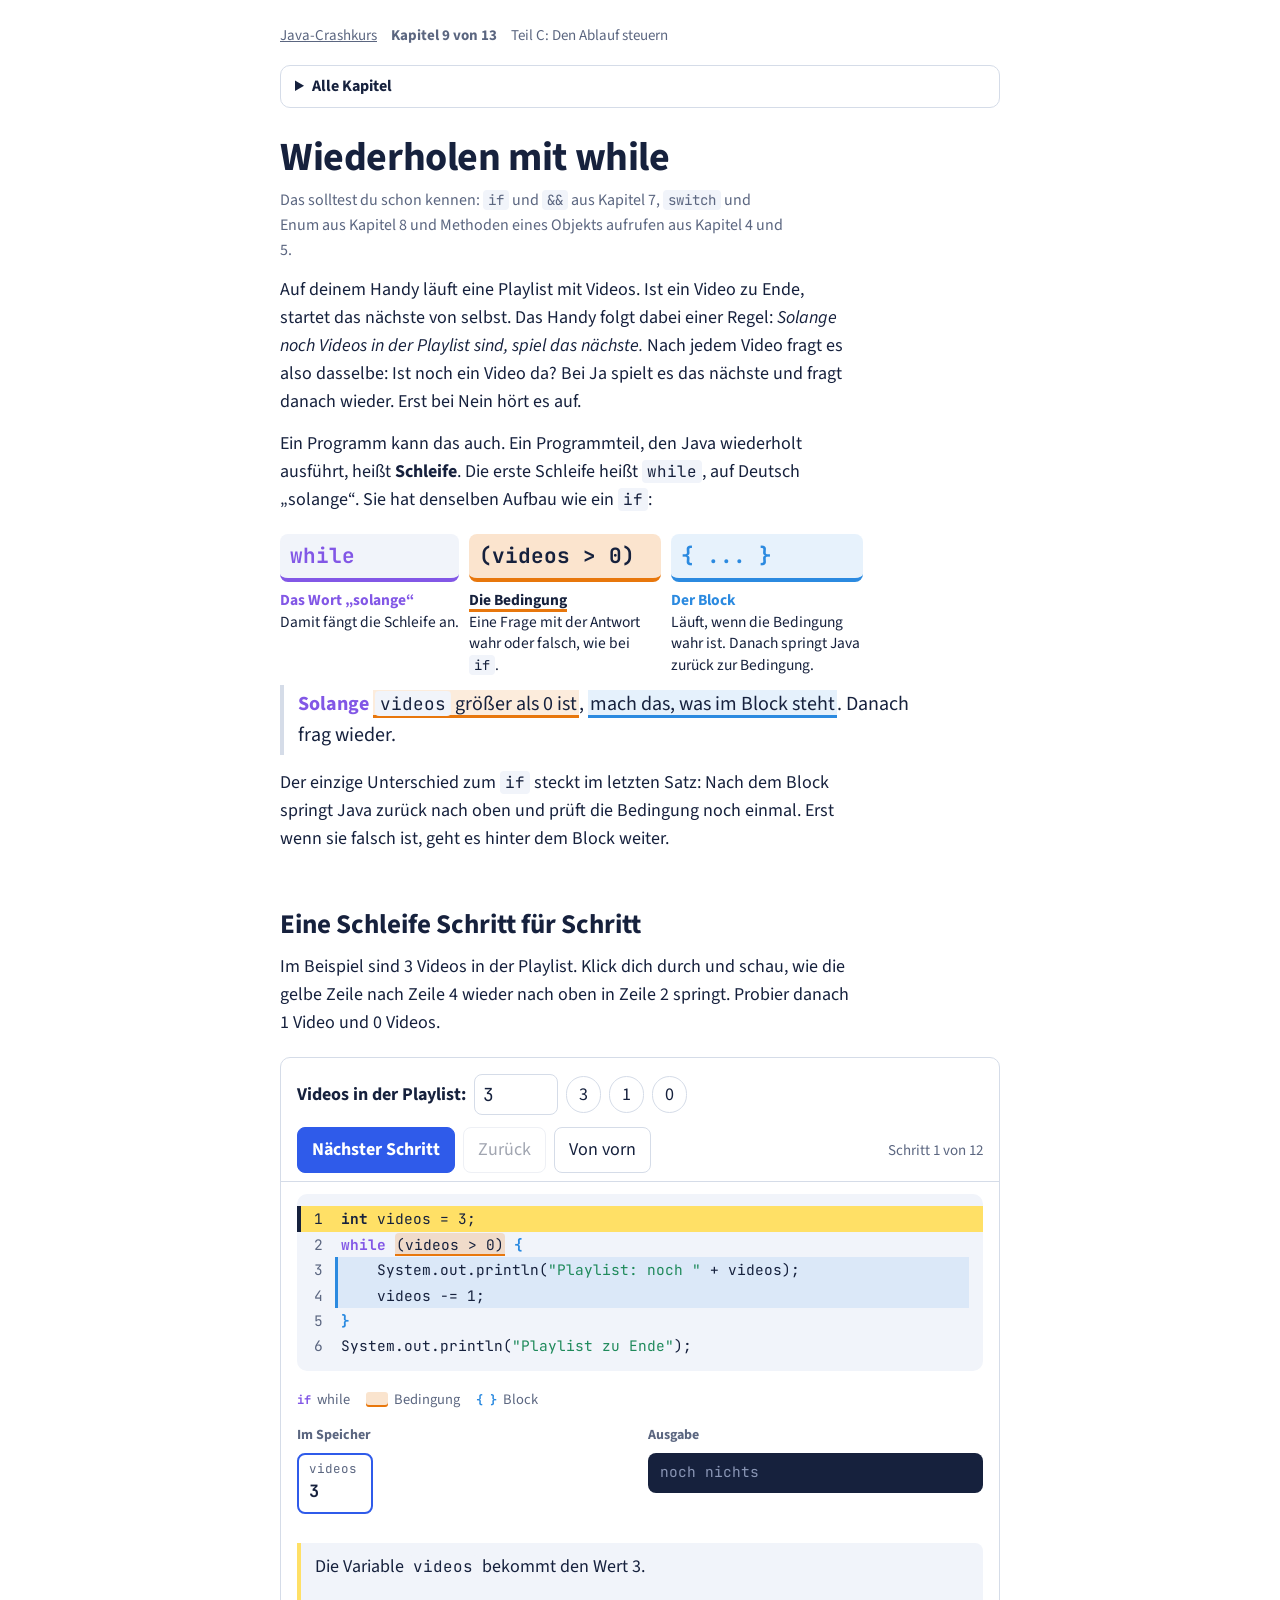
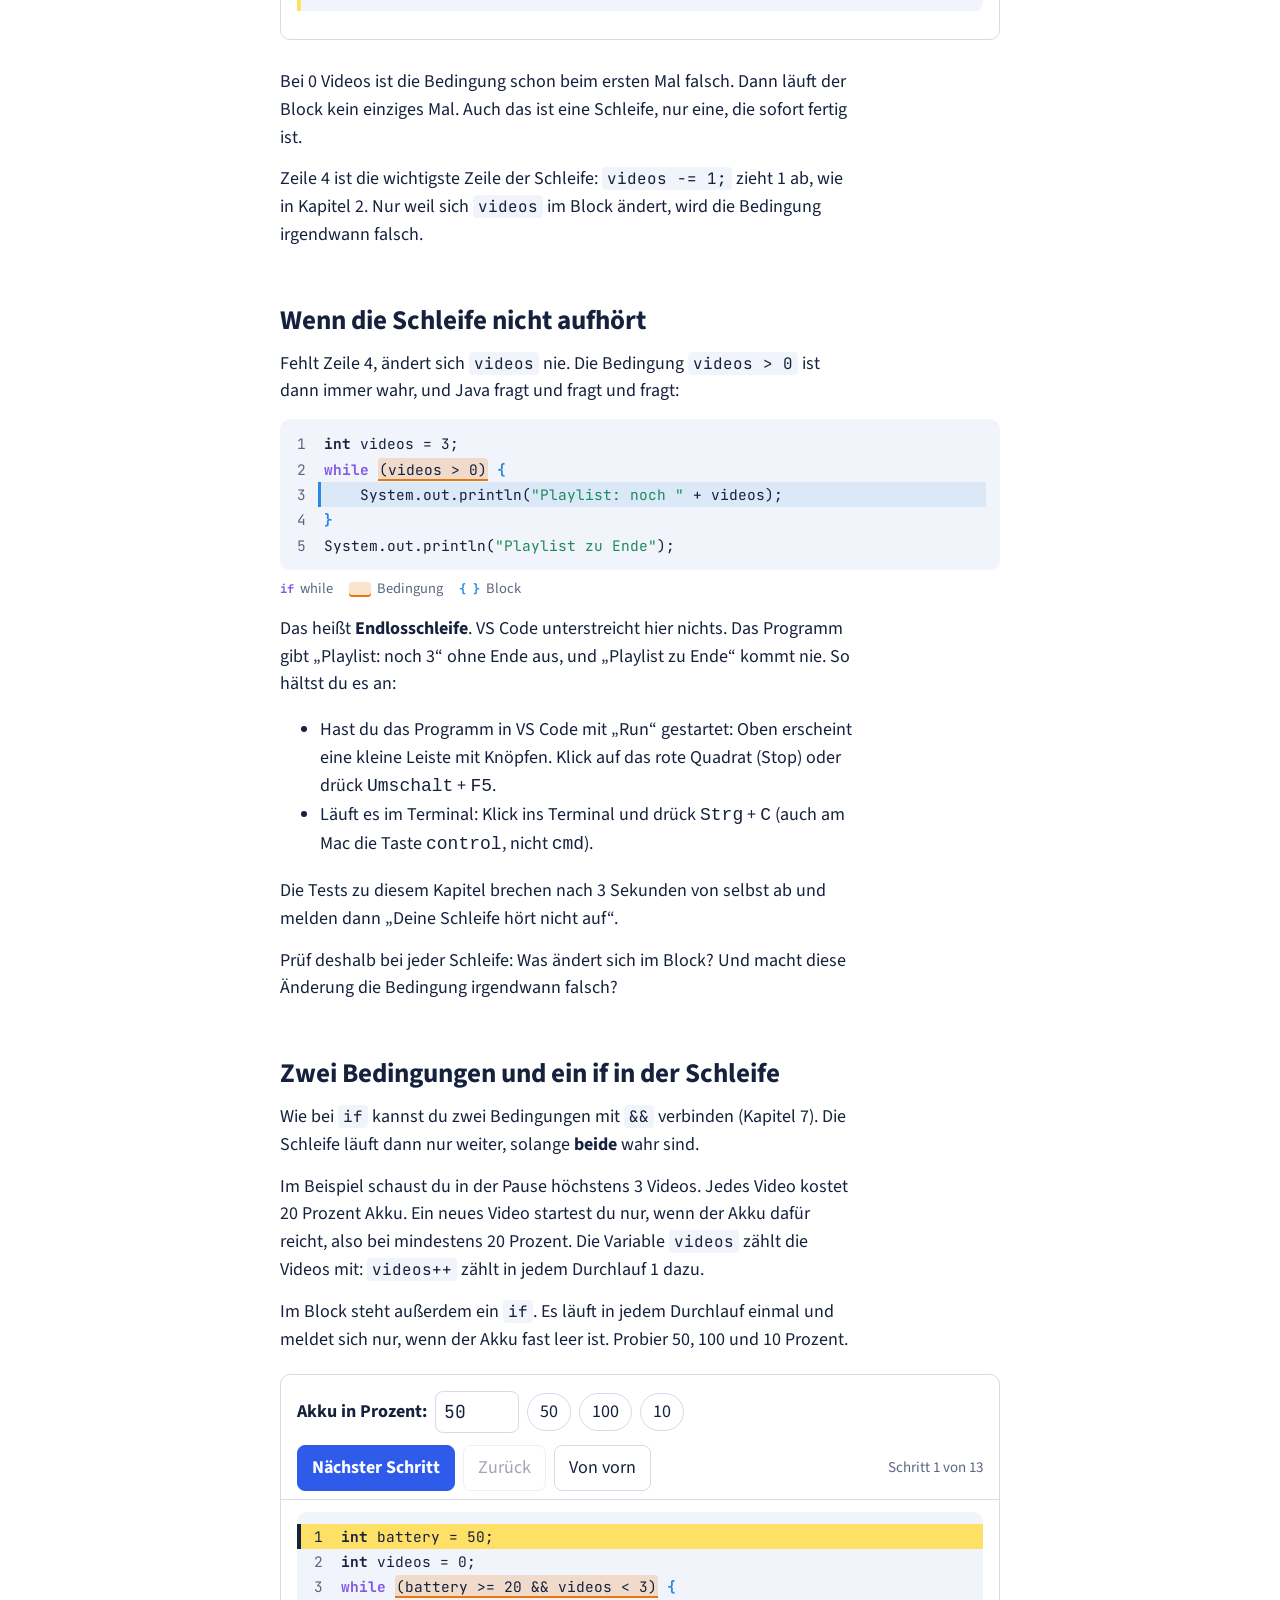
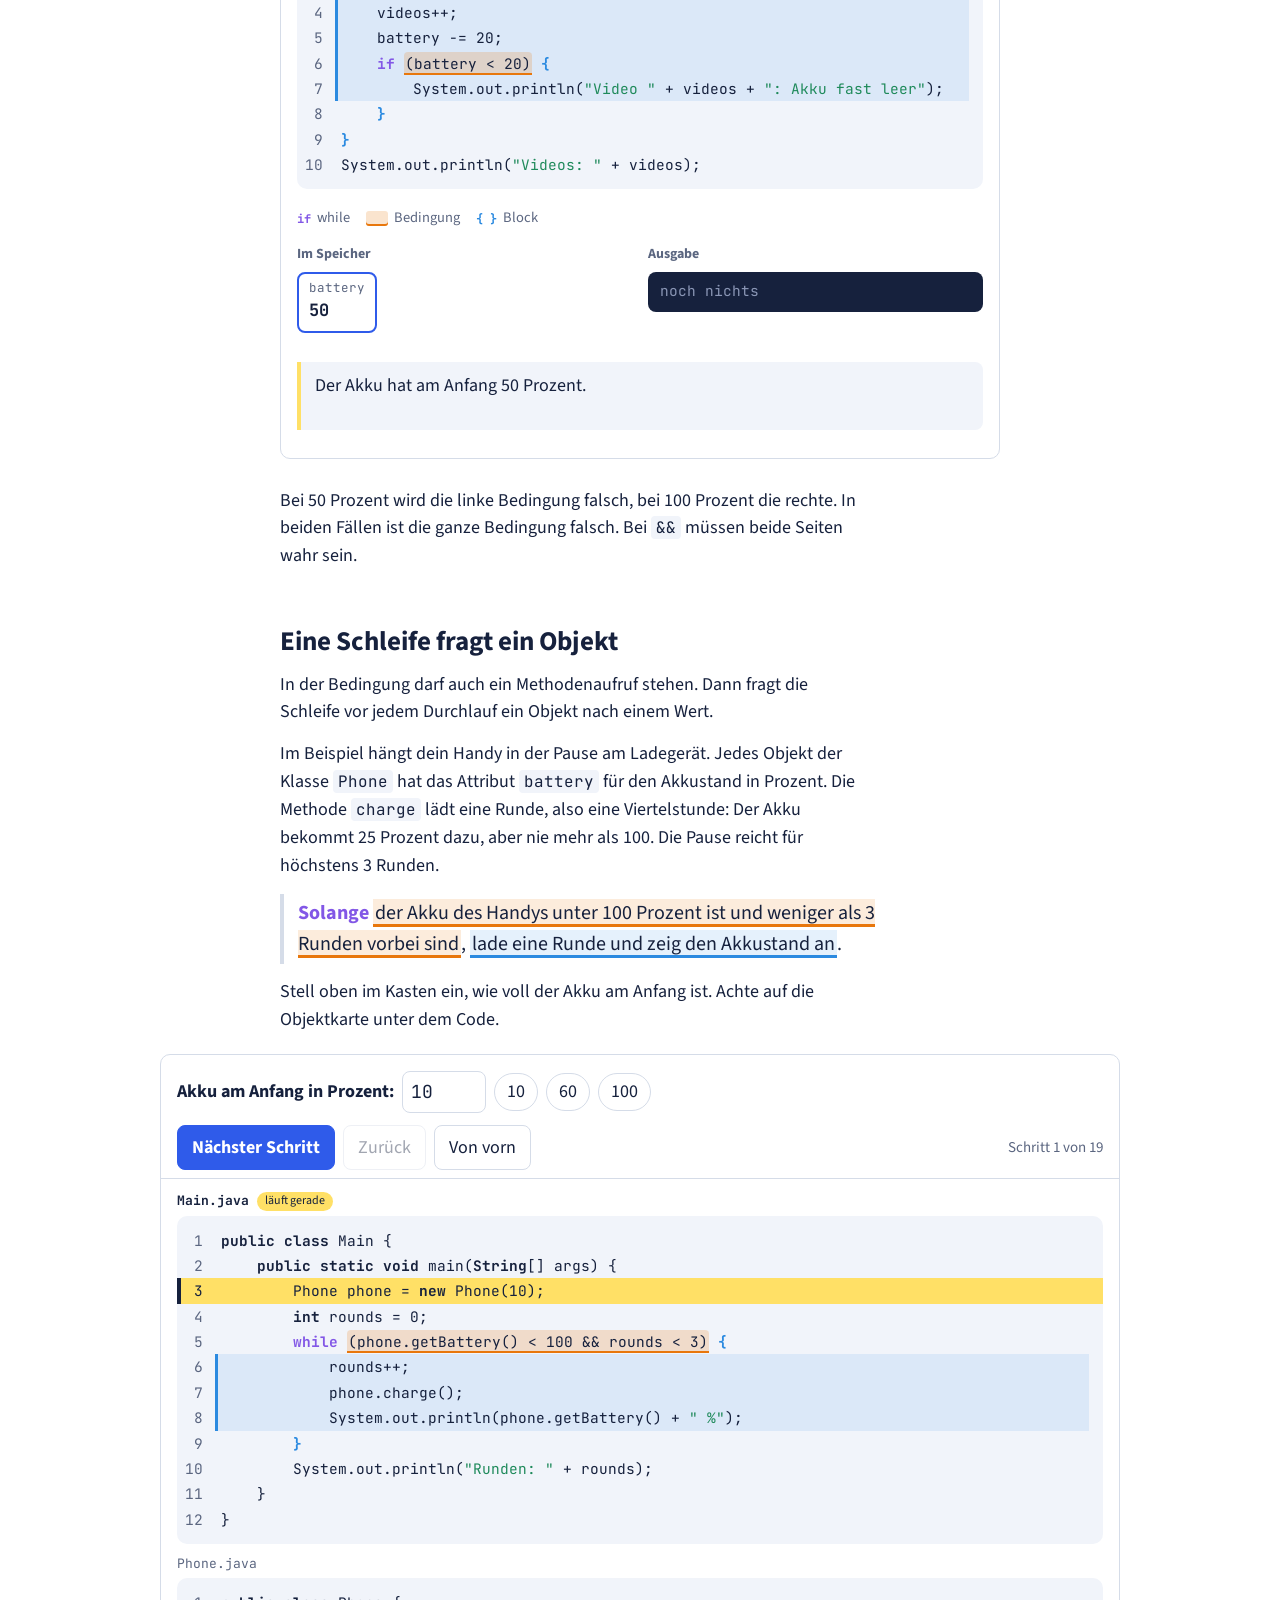
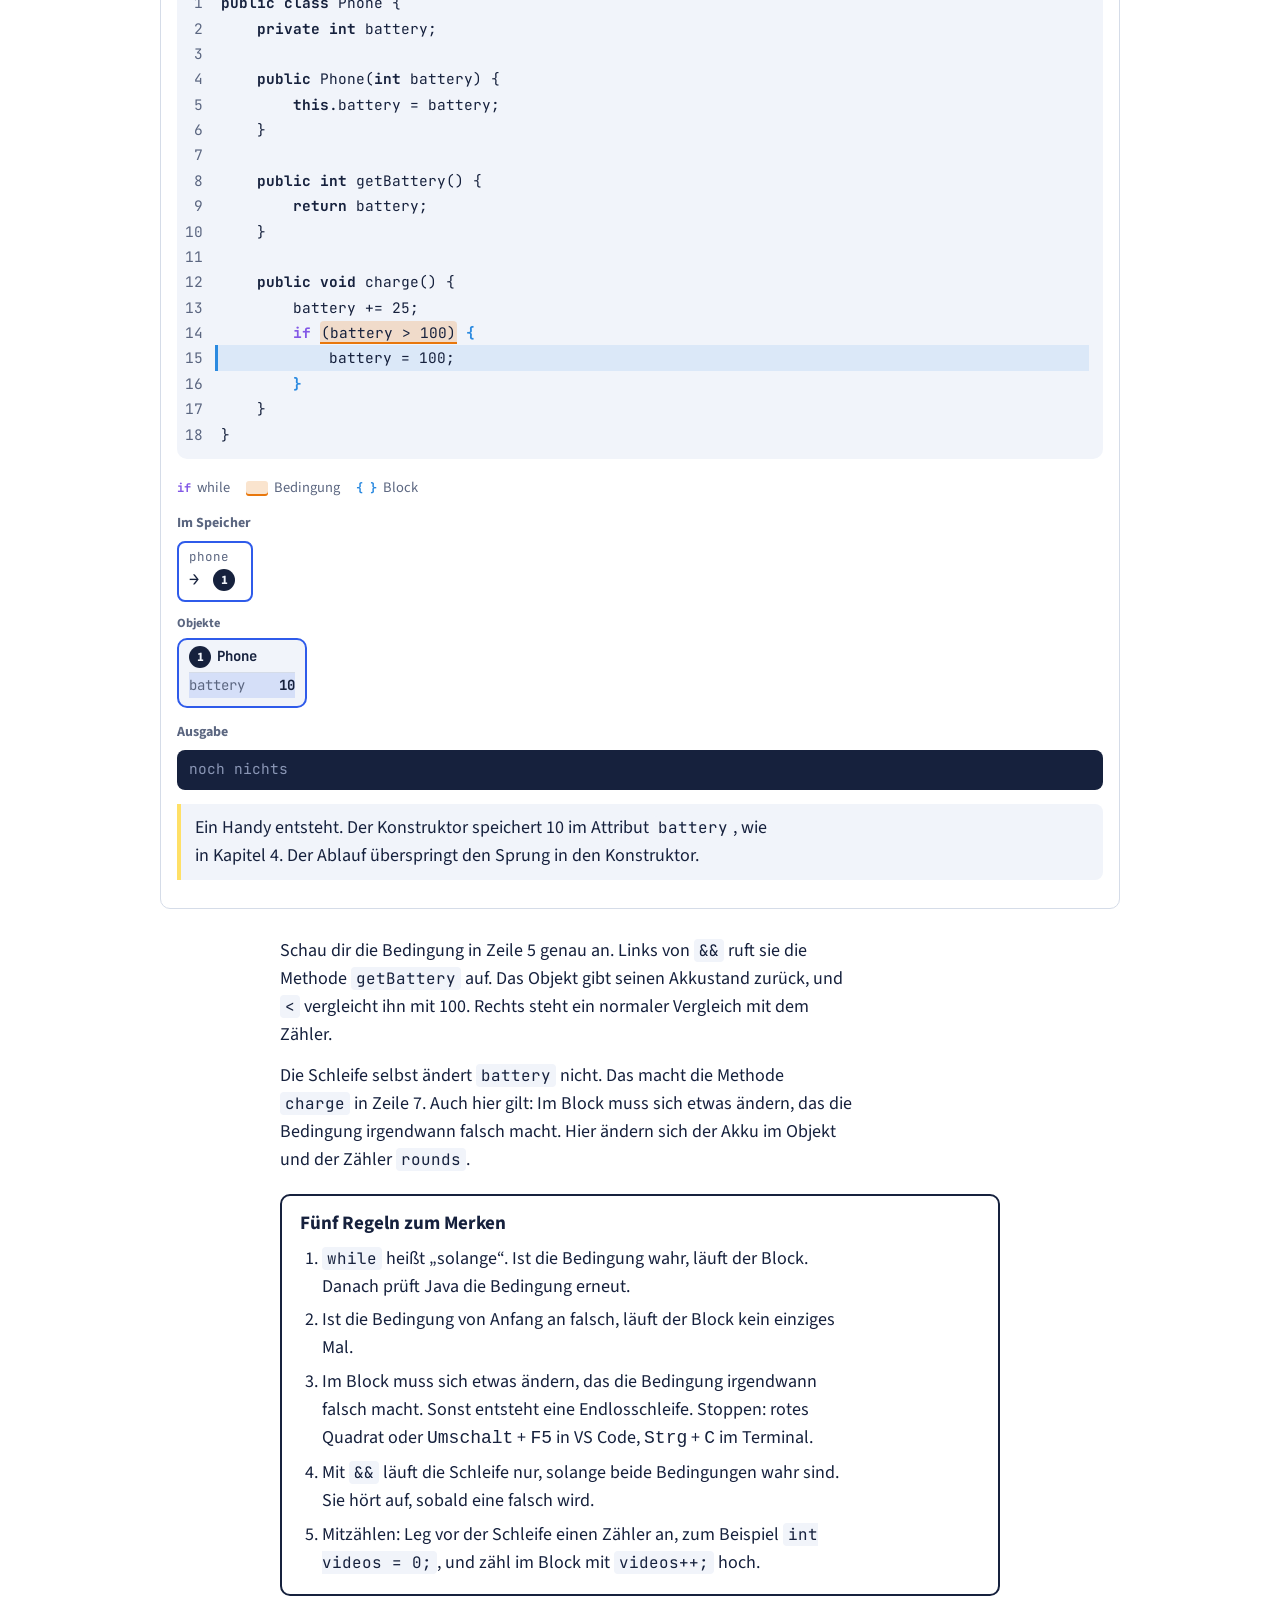
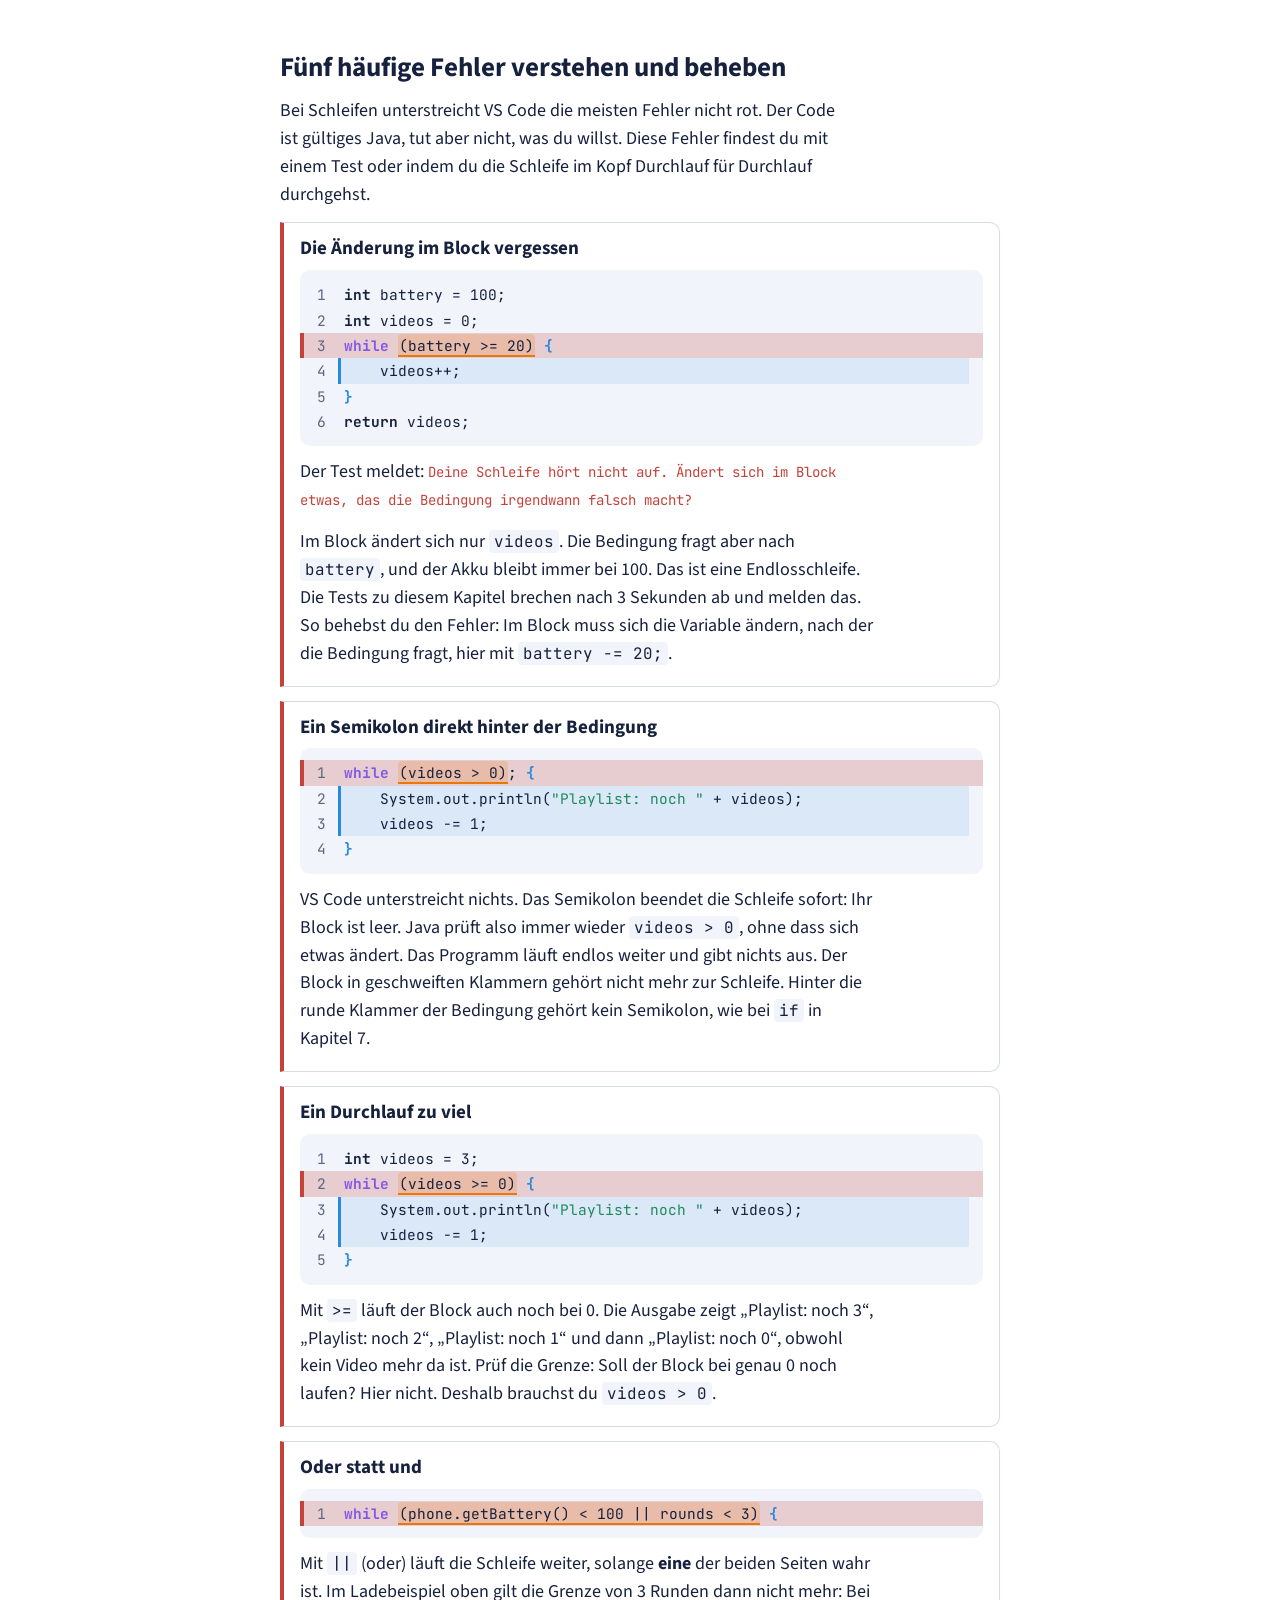
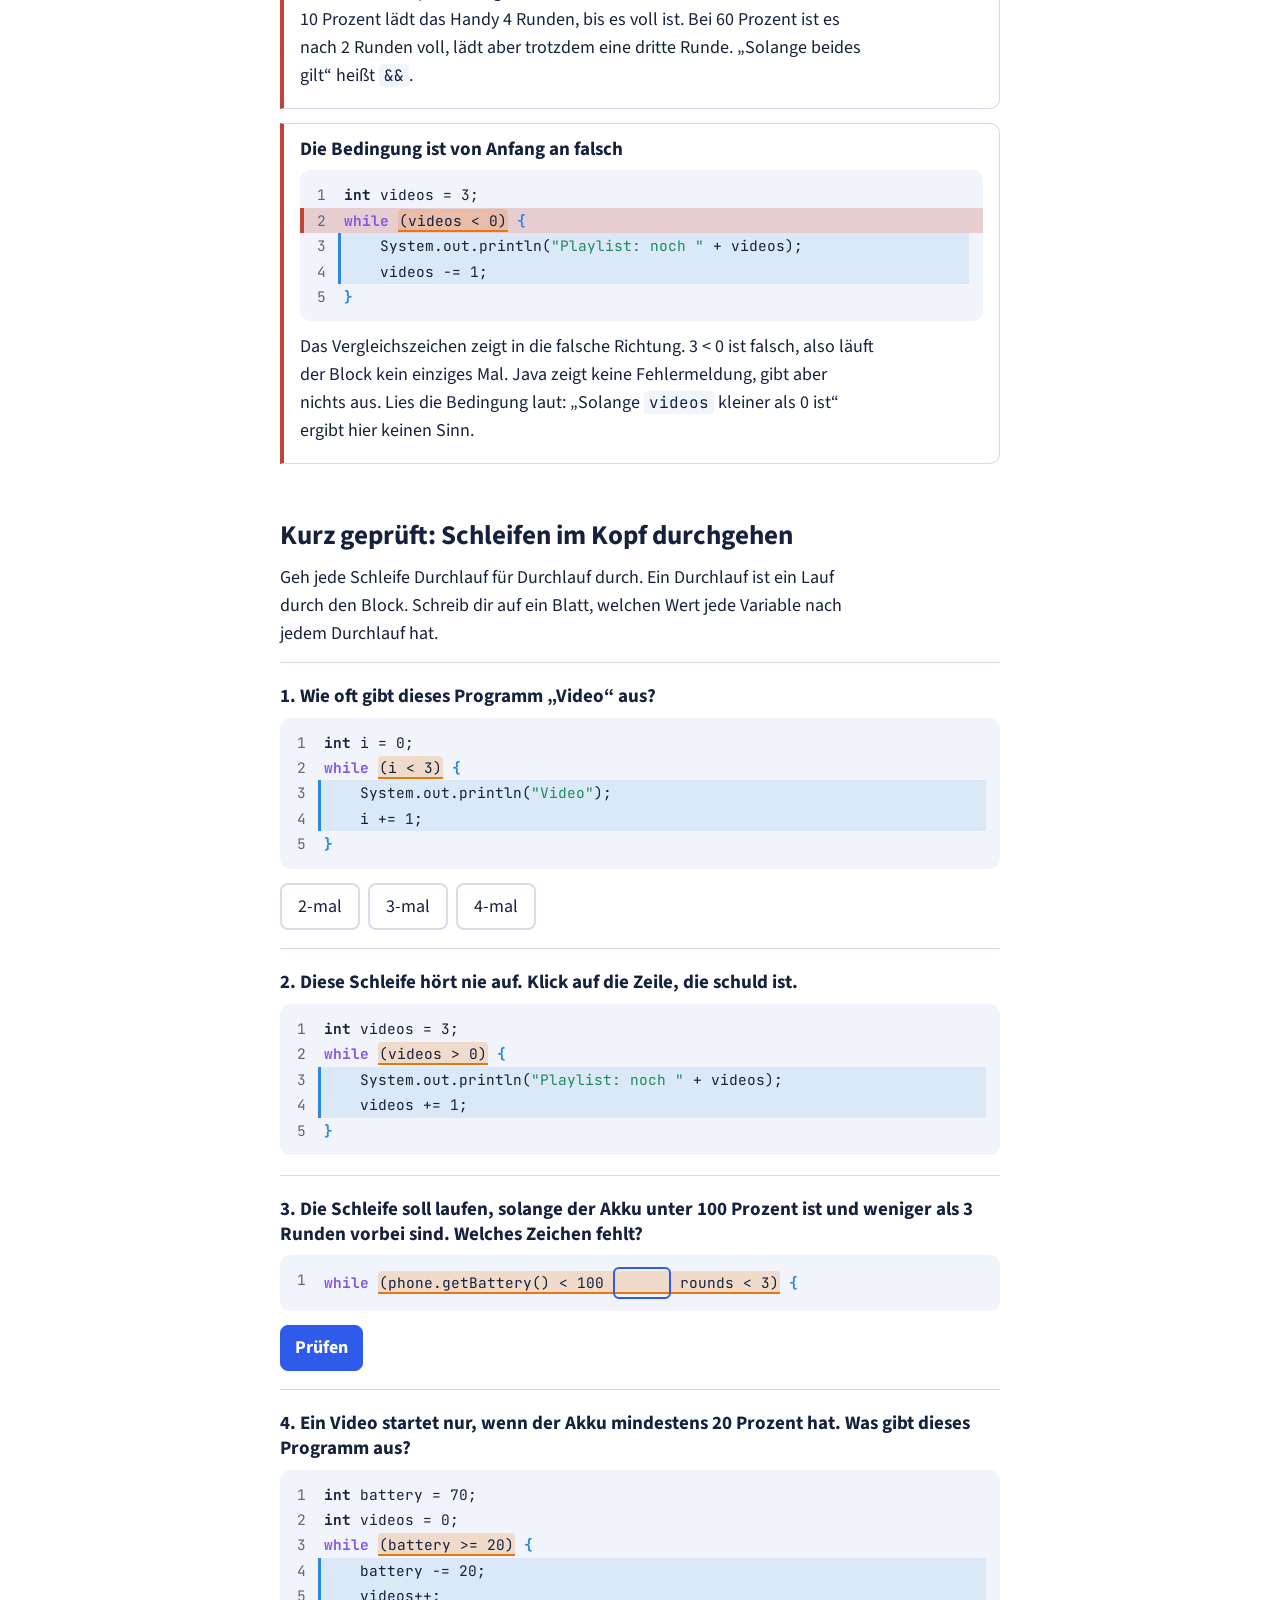
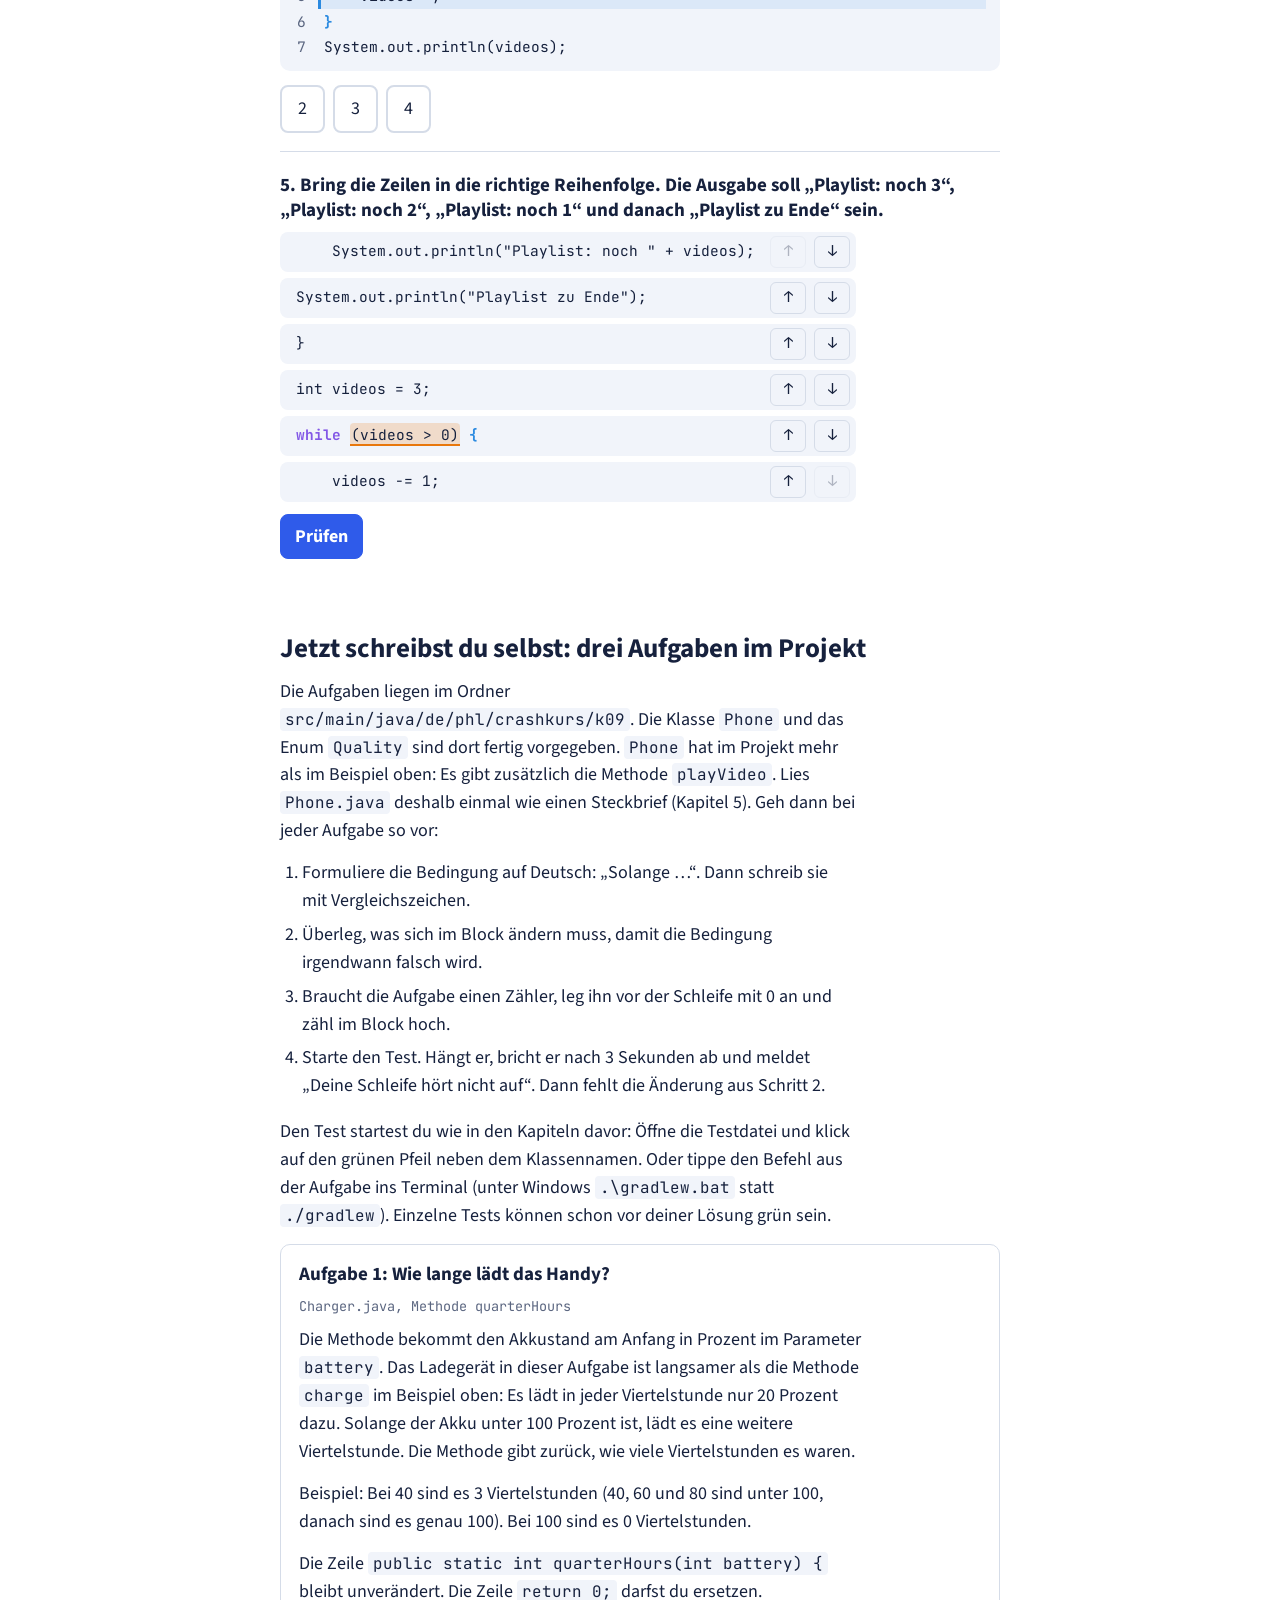
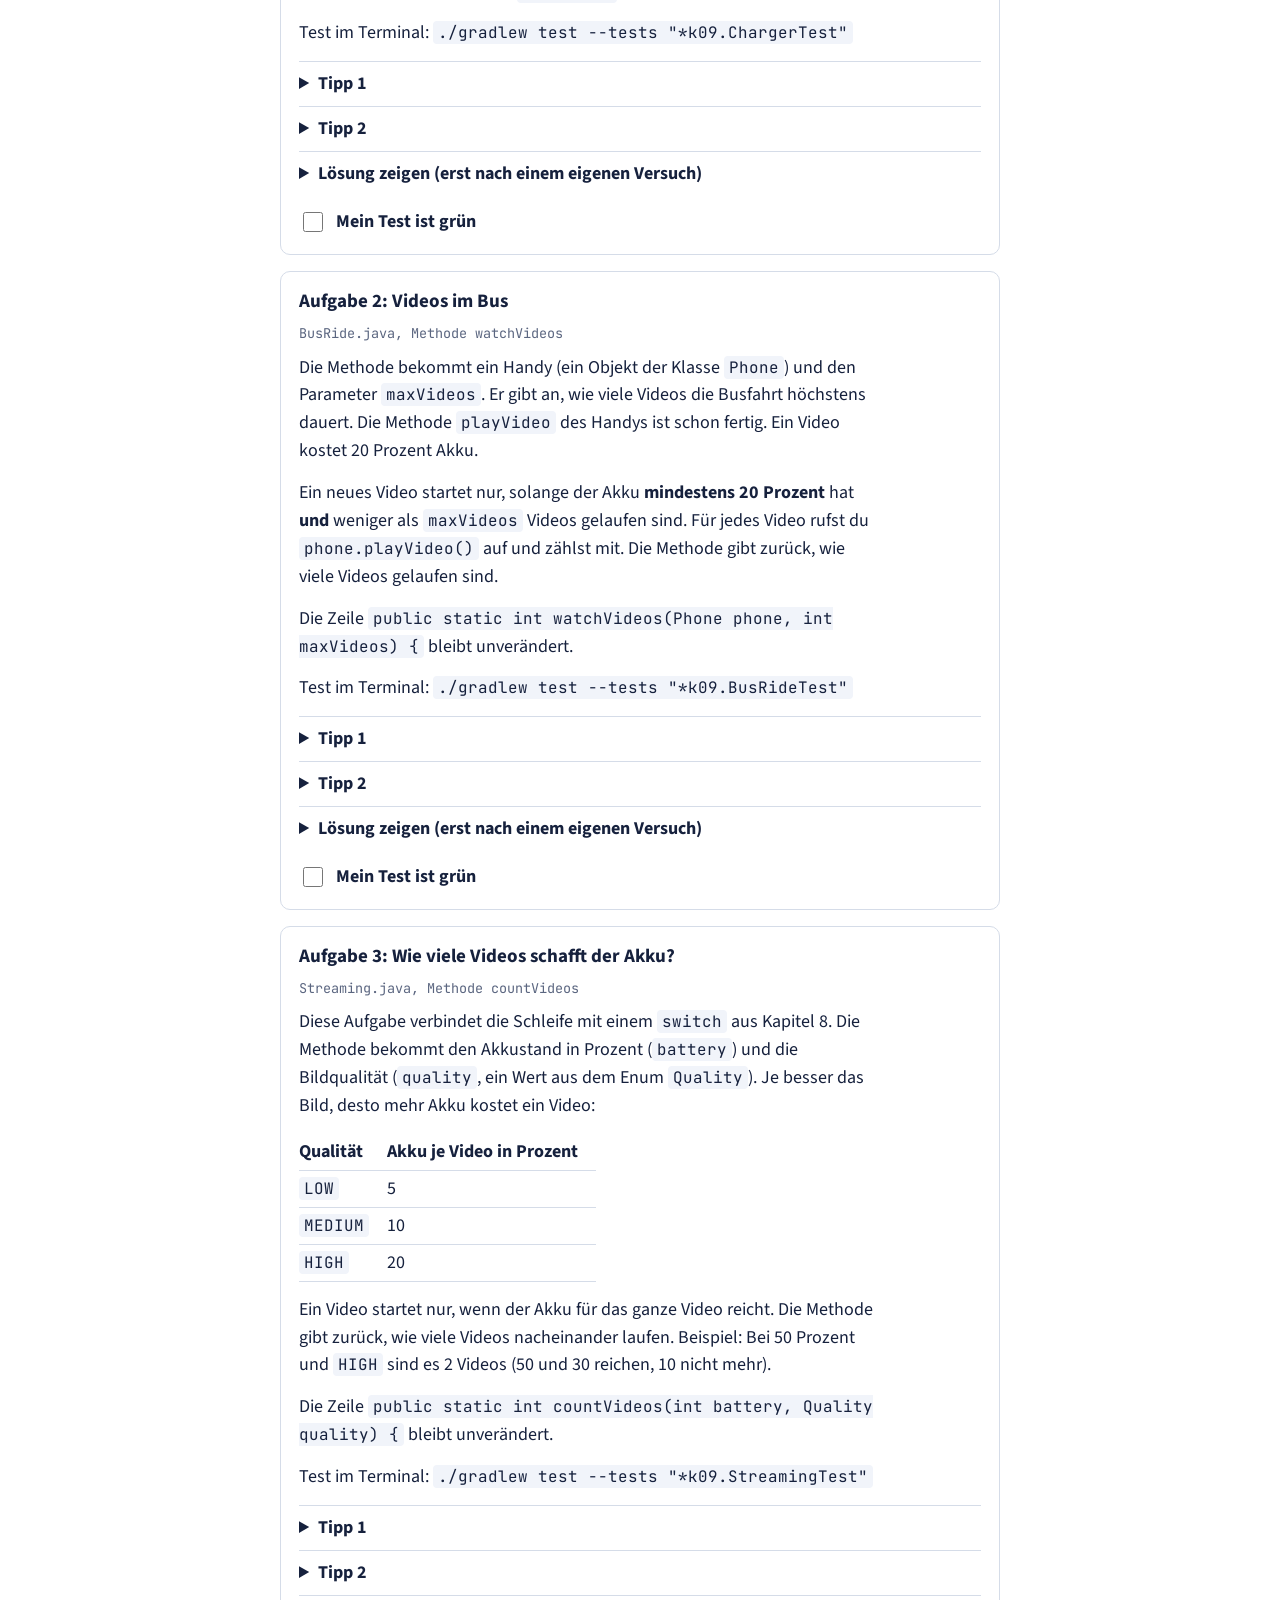
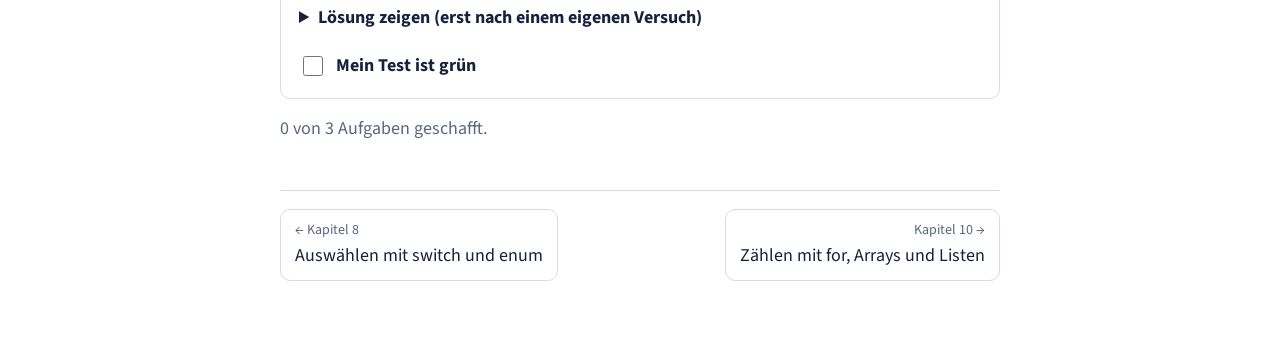
<file: docs/kapitel-09.html>
<!doctype html>
<html lang="de">
<head>
<meta charset="utf-8">
<meta name="viewport" content="width=device-width, initial-scale=1">
<title>Kapitel 9: Wiederholen mit while – Java-Crashkurs</title>
<link rel="preconnect" href="https://fonts.googleapis.com">
<link rel="preconnect" href="https://fonts.gstatic.com" crossorigin>
<link href="https://fonts.googleapis.com/css2?family=Source+Sans+3:ital,wght@0,400;0,700;1,400&family=JetBrains+Mono:wght@400;700&display=swap" rel="stylesheet">
<link rel="stylesheet" href="kurs.css">
<style>
/* Nur in diesem Kapitel: zwei Dateien auf breiten Bildschirmen untereinander (lange while-Zeile), schmal als Reiter */
@media (min-width: 761px) { .lauf.nebeneinander.k09-stapel .dateien { grid-template-columns: minmax(0, 1fr); } }
</style>
</head>
<body>
<main class="kurs">

  <p class="vorwissen">Das solltest du schon kennen: <code>if</code> und <code>&amp;&amp;</code> aus Kapitel 7, <code>switch</code> und Enum aus Kapitel 8 und Methoden eines Objekts aufrufen aus Kapitel 4 und 5.</p>

  <p>Auf deinem Handy läuft eine Playlist mit Videos. Ist ein Video zu Ende, startet das nächste von selbst. Das Handy folgt dabei einer Regel: <em>Solange noch Videos in der Playlist sind, spiel das nächste.</em> Nach jedem Video fragt es also dasselbe: Ist noch ein Video da? Bei Ja spielt es das nächste und fragt danach wieder. Erst bei Nein hört es auf.</p>
  <p>Ein Programm kann das auch. Ein Programmteil, den Java wiederholt ausführt, heißt <strong>Schleife</strong>. Die erste Schleife heißt <code>while</code>, auf Deutsch „solange“. Sie hat denselben Aufbau wie ein <code>if</code>:</p>

  <div class="aufbau">
    <div class="teil" data-farbe="violett"><span class="stueck">while</span><span class="heisst"><b>Das Wort „solange“</b>Damit fängt die Schleife an.</span></div>
    <div class="teil" data-farbe="orange"><span class="stueck">(videos &gt; 0)</span><span class="heisst"><b>Die Bedingung</b>Eine Frage mit der Antwort wahr oder falsch, wie bei <code>if</code>.</span></div>
    <div class="teil" data-farbe="blau"><span class="stueck">{ ... }</span><span class="heisst"><b>Der Block</b>Läuft, wenn die Bedingung wahr ist. Danach springt Java zurück zur Bedingung.</span></div>
  </div>
  <p class="vorlesen"><span class="t-violett">Solange</span> <span class="t-orange"><code>videos</code> größer als 0 ist</span>, <span class="t-blau">mach das, was im Block steht</span>. Danach frag wieder.</p>
  <p>Der einzige Unterschied zum <code>if</code> steckt im letzten Satz: Nach dem Block springt Java zurück nach oben und prüft die Bedingung noch einmal. Erst wenn sie falsch ist, geht es hinter dem Block weiter.</p>

  <h2>Eine Schleife Schritt für Schritt</h2>
  <p>Im Beispiel sind 3 Videos in der Playlist. Klick dich durch und schau, wie die gelbe Zeile nach Zeile 4 wieder nach oben in Zeile 2 springt. Probier danach 1 Video und 0 Videos.</p>

  <div id="lauf-runter"></div>

  <p>Bei 0 Videos ist die Bedingung schon beim ersten Mal falsch. Dann läuft der Block kein einziges Mal. Auch das ist eine Schleife, nur eine, die sofort fertig ist.</p>
  <p>Zeile 4 ist die wichtigste Zeile der Schleife: <code>videos -= 1;</code> zieht 1 ab, wie in Kapitel 2. Nur weil sich <code>videos</code> im Block ändert, wird die Bedingung irgendwann falsch.</p>

  <h2>Wenn die Schleife nicht aufhört</h2>
  <p>Fehlt Zeile 4, ändert sich <code>videos</code> nie. Die Bedingung <code>videos &gt; 0</code> ist dann immer wahr, und Java fragt und fragt und fragt:</p>
  <div class="code" data-code='int videos = 3;
while (videos > 0) {
    System.out.println("Playlist: noch " + videos);
}
System.out.println("Playlist zu Ende");'></div>
  <p>Das heißt <strong>Endlosschleife</strong>. VS Code unterstreicht hier nichts. Das Programm gibt „Playlist: noch 3“ ohne Ende aus, und „Playlist zu Ende“ kommt nie. So hältst du es an:</p>
  <ul>
    <li>Hast du das Programm in VS Code mit „Run“ gestartet: Oben erscheint eine kleine Leiste mit Knöpfen. Klick auf das rote Quadrat (Stop) oder drück <kbd>Umschalt</kbd> + <kbd>F5</kbd>.</li>
    <li>Läuft es im Terminal: Klick ins Terminal und drück <kbd>Strg</kbd> + <kbd>C</kbd> (auch am Mac die Taste <kbd>control</kbd>, nicht <kbd>cmd</kbd>).</li>
  </ul>
  <p>Die Tests zu diesem Kapitel brechen nach 3 Sekunden von selbst ab und melden dann „Deine Schleife hört nicht auf“.</p>
  <p>Prüf deshalb bei jeder Schleife: Was ändert sich im Block? Und macht diese Änderung die Bedingung irgendwann falsch?</p>

  <h2>Zwei Bedingungen und ein if in der Schleife</h2>
  <p>Wie bei <code>if</code> kannst du zwei Bedingungen mit <code>&amp;&amp;</code> verbinden (Kapitel 7). Die Schleife läuft dann nur weiter, solange <strong>beide</strong> wahr sind.</p>
  <p>Im Beispiel schaust du in der Pause höchstens 3 Videos. Jedes Video kostet 20 Prozent Akku. Ein neues Video startest du nur, wenn der Akku dafür reicht, also bei mindestens 20 Prozent. Die Variable <code>videos</code> zählt die Videos mit: <code>videos++</code> zählt in jedem Durchlauf 1 dazu.</p>
  <p>Im Block steht außerdem ein <code>if</code>. Es läuft in jedem Durchlauf einmal und meldet sich nur, wenn der Akku fast leer ist. Probier 50, 100 und 10 Prozent.</p>

  <div id="lauf-und"></div>

  <p>Bei 50 Prozent wird die linke Bedingung falsch, bei 100 Prozent die rechte. In beiden Fällen ist die ganze Bedingung falsch. Bei <code>&amp;&amp;</code> müssen beide Seiten wahr sein.</p>

  <h2>Eine Schleife fragt ein Objekt</h2>
  <p>In der Bedingung darf auch ein Methodenaufruf stehen. Dann fragt die Schleife vor jedem Durchlauf ein Objekt nach einem Wert.</p>
  <p>Im Beispiel hängt dein Handy in der Pause am Ladegerät. Jedes Objekt der Klasse <code>Phone</code> hat das Attribut <code>battery</code> für den Akkustand in Prozent. Die Methode <code>charge</code> lädt eine Runde, also eine Viertelstunde: Der Akku bekommt 25 Prozent dazu, aber nie mehr als 100. Die Pause reicht für höchstens 3 Runden.</p>
  <p class="vorlesen"><span class="t-violett">Solange</span> <span class="t-orange">der Akku des Handys unter 100 Prozent ist und weniger als 3 Runden vorbei sind</span>, <span class="t-blau">lade eine Runde und zeig den Akkustand an</span>.</p>
  <p>Stell oben im Kasten ein, wie voll der Akku am Anfang ist. Achte auf die Objektkarte unter dem Code.</p>

  <div id="lauf-laden" class="k09-stapel"></div>

  <p>Schau dir die Bedingung in Zeile 5 genau an. Links von <code>&amp;&amp;</code> ruft sie die Methode <code>getBattery</code> auf. Das Objekt gibt seinen Akkustand zurück, und <code>&lt;</code> vergleicht ihn mit 100. Rechts steht ein normaler Vergleich mit dem Zähler.</p>
  <p>Die Schleife selbst ändert <code>battery</code> nicht. Das macht die Methode <code>charge</code> in Zeile 7. Auch hier gilt: Im Block muss sich etwas ändern, das die Bedingung irgendwann falsch macht. Hier ändern sich der Akku im Objekt und der Zähler <code>rounds</code>.</p>

  <div class="merke">
    <h3>Fünf Regeln zum Merken</h3>
    <ol>
      <li><code>while</code> heißt „solange“. Ist die Bedingung wahr, läuft der Block. Danach prüft Java die Bedingung erneut.</li>
      <li>Ist die Bedingung von Anfang an falsch, läuft der Block kein einziges Mal.</li>
      <li>Im Block muss sich etwas ändern, das die Bedingung irgendwann falsch macht. Sonst entsteht eine Endlosschleife. Stoppen: rotes Quadrat oder <kbd>Umschalt</kbd> + <kbd>F5</kbd> in VS Code, <kbd>Strg</kbd> + <kbd>C</kbd> im Terminal.</li>
      <li>Mit <code>&amp;&amp;</code> läuft die Schleife nur, solange beide Bedingungen wahr sind. Sie hört auf, sobald eine falsch wird.</li>
      <li>Mitzählen: Leg vor der Schleife einen Zähler an, zum Beispiel <code>int videos = 0;</code>, und zähl im Block mit <code>videos++;</code> hoch.</li>
    </ol>
  </div>

  <h2>Fünf häufige Fehler verstehen und beheben</h2>
  <p>Bei Schleifen unterstreicht VS Code die meisten Fehler nicht rot. Der Code ist gültiges Java, tut aber nicht, was du willst. Diese Fehler findest du mit einem Test oder indem du die Schleife im Kopf Durchlauf für Durchlauf durchgehst.</p>
  <div id="fehler"></div>

  <h2>Kurz geprüft: Schleifen im Kopf durchgehen</h2>
  <p>Geh jede Schleife Durchlauf für Durchlauf durch. Ein Durchlauf ist ein Lauf durch den Block. Schreib dir auf ein Blatt, welchen Wert jede Variable nach jedem Durchlauf hat.</p>
  <div id="fragen"></div>

  <h2>Jetzt schreibst du selbst: drei Aufgaben im Projekt</h2>
  <p>Die Aufgaben liegen im Ordner <code>src/main/java/de/phl/crashkurs/k09</code>. Die Klasse <code>Phone</code> und das Enum <code>Quality</code> sind dort fertig vorgegeben. <code>Phone</code> hat im Projekt mehr als im Beispiel oben: Es gibt zusätzlich die Methode <code>playVideo</code>. Lies <code>Phone.java</code> deshalb einmal wie einen Steckbrief (Kapitel 5). Geh dann bei jeder Aufgabe so vor:</p>
  <ol class="schritte">
    <li>Formuliere die Bedingung auf Deutsch: „Solange …“. Dann schreib sie mit Vergleichszeichen.</li>
    <li>Überleg, was sich im Block ändern muss, damit die Bedingung irgendwann falsch wird.</li>
    <li>Braucht die Aufgabe einen Zähler, leg ihn vor der Schleife mit 0 an und zähl im Block hoch.</li>
    <li>Starte den Test. Hängt er, bricht er nach 3 Sekunden ab und meldet „Deine Schleife hört nicht auf“. Dann fehlt die Änderung aus Schritt 2.</li>
  </ol>
  <p>Den Test startest du wie in den Kapiteln davor: Öffne die Testdatei und klick auf den grünen Pfeil neben dem Klassennamen. Oder tippe den Befehl aus der Aufgabe ins Terminal (unter Windows <code>.\gradlew.bat</code> statt <code>./gradlew</code>). Einzelne Tests können schon vor deiner Lösung grün sein.</p>
  <div id="aufgaben"></div>

</main>

<script src="kurs.js"></script>
<script>
(function () {
  var urteil = Kurs.urteil;

  var RUNTER = function (v) {
    return ['int videos = ' + v + ';', 'while (videos > 0) {', '    System.out.println("Playlist: noch " + videos);', '    videos -= 1;', '}', 'System.out.println("Playlist zu Ende");'];
  };
  var UND = function (v) {
    return ['int battery = ' + v + ';', 'int videos = 0;', 'while (battery >= 20 && videos < 3) {', '    videos++;', '    battery -= 20;', '    if (battery < 20) {', '        System.out.println("Video " + videos + ": Akku fast leer");', '    }', '}', 'System.out.println("Videos: " + videos);'];
  };
  var PHONE = ['public class Phone {', '    private int battery;', '',
    '    public Phone(int battery) {', '        this.battery = battery;', '    }', '',
    '    public int getBattery() {', '        return battery;', '    }', '',
    '    public void charge() {', '        battery += 25;', '        if (battery > 100) {', '            battery = 100;', '        }', '    }', '}'];
  function ladeMain(v) {
    return ['public class Main {', '    public static void main(String[] args) {', '        Phone phone = new Phone(' + v + ');', '        int rounds = 0;',
      '        while (phone.getBattery() < 100 && rounds < 3) {', '            rounds++;', '            phone.charge();', '            System.out.println(phone.getBattery() + " %");', '        }',
      '        System.out.println("Runden: " + rounds);', '    }', '}'];
  }

  Kurs.start({
    nr: 9,
    legende: { violett: 'while', orange: 'Bedingung', blau: 'Block' },

    laeufe: {
      'lauf-runter': {
        eingabe: { art: 'zahl', label: 'Videos in der Playlist', start: 3, proben: [3, 1, 0], min: 0, max: 5 },
        code: RUNTER,
        schritte: function (v) {
          var a = Kurs.ablauf(), n = v, runde = 0;
          a.setze('videos', n).schritt(1, 'Die Variable <code>videos</code> bekommt den Wert ' + v + '.');
          while (n > 0) {
            runde++;
            a.schritt(2, (runde === 1 ? 'Java prüft die Bedingung zum ersten Mal: ' : 'Zurück in Zeile 2. Java prüft die Bedingung noch einmal: ') + urteil(n + ' > 0', true) + '. Also läuft der Block' + (runde === 1 ? '.' : ' ein weiteres Mal.'));
            a.aus('Playlist: noch ' + n).schritt(3, 'Java gibt „Playlist: noch ' + n + '“ aus.');
            n -= 1;
            a.setze('videos', n).schritt(4, '<code>videos -= 1</code> zieht 1 ab: <code>videos</code> ist jetzt ' + n + '. Der Block ist zu Ende. Java springt zurück zur Bedingung.');
          }
          a.schritt(2, (runde === 0 ? 'Java prüft die Bedingung: ' : 'Zurück in Zeile 2: ') + urteil(n + ' > 0', false) + '. ' + (runde === 0 ? 'Die Bedingung ist schon beim ersten Mal falsch. Der Block läuft nicht.' : 'Jetzt ist die Bedingung falsch. Die Schleife ist zu Ende.'));
          a.aus('Playlist zu Ende').schritt(6, 'Java macht hinter dem Block weiter und gibt „Playlist zu Ende“ aus. Der Block ist ' + (runde === 1 ? 'einmal' : runde === 0 ? 'keinmal' : runde + '-mal') + ' gelaufen.', { skip: [3, 4] });
          return a.schritte;
        }
      },

      'lauf-und': {
        eingabe: { art: 'zahl', label: 'Akku in Prozent', start: 50, proben: [50, 100, 10], min: 0, max: 100 },
        code: UND,
        schritte: function (v) {
          var a = Kurs.ablauf(), b = v, n = 0;
          a.setze('battery', b).schritt(1, 'Der Akku hat am Anfang ' + v + ' Prozent.');
          a.setze('videos', 0).schritt(2, 'Der Zähler <code>videos</code> beginnt bei 0. Noch ist kein Video gelaufen.');
          for (;;) {
            var links = b >= 20, rechts = n < 3, erst = n === 0 ? 'Java prüft die Bedingung' : 'Zurück zur Bedingung';
            if (!links) {
              a.schritt(3, erst + '. Links: ' + urteil(b + ' >= 20', false) + '. Damit ist die ganze Bedingung falsch. Rechts prüft Java gar nicht mehr. Die Schleife ' + (n === 0 ? 'läuft gar nicht.' : 'ist zu Ende.'));
              break;
            }
            if (!rechts) {
              a.schritt(3, erst + '. Links: ' + urteil(b + ' >= 20', true) + '. Rechts: ' + urteil(n + ' < 3', false) + '. Eine Seite ist falsch, also ist die ganze Bedingung falsch. Die Schleife ist zu Ende.');
              break;
            }
            a.schritt(3, erst + '. Links: ' + urteil(b + ' >= 20', true) + '. Rechts: ' + urteil(n + ' < 3', true) + '. Beide sind wahr. Also läuft der Block.');
            n++;
            a.setze('videos', n).schritt(4, '<code>videos++</code> zählt 1 dazu: Das ist Video ' + n + '.');
            b -= 20;
            a.setze('battery', b).schritt(5, 'Das Video kostet 20 Prozent: Der Akku hat jetzt ' + b + ' Prozent.');
            if (b < 20) {
              a.schritt(6, 'Das <code>if</code> im Block fragt: ' + urteil(b + ' < 20', true) + '.');
              a.aus('Video ' + n + ': Akku fast leer').schritt(7, 'Also läuft der Block des <code>if</code> und meldet: „Video ' + n + ': Akku fast leer“.');
            } else {
              a.schritt(6, 'Das <code>if</code> im Block fragt: ' + urteil(b + ' < 20', false) + '. Java überspringt den <code>if</code>-Block. Damit endet dieser Durchlauf der Schleife.');
            }
          }
          a.aus('Videos: ' + n).schritt(10, 'Java macht hinter der Schleife weiter und gibt die Zahl der Videos aus.', { skip: [4, 5, 6, 7] });
          return a.schritte;
        }
      },

      'lauf-laden': {
        eingabe: { art: 'zahl', label: 'Akku am Anfang in Prozent', start: 10, proben: [10, 60, 100], min: 0, max: 100 },
        nebeneinander: true,
        dateien: function (v) { return [{ name: 'Main.java', code: ladeMain(v) }, { name: 'Phone.java', code: PHONE }]; },
        java: function (v) { return { dateien: { 'Main.java': ladeMain(v).join('\n') + '\n', 'Phone.java': PHONE.join('\n') + '\n' }, main: 'Main' }; },
        schritte: function (v) {
          var a = Kurs.ablauf().datei('Main.java'), b = v, r = 0, gesprungen = false;
          a.objekt('1', 'Phone', [['battery', b]]).setze('phone', { ref: '1' })
            .schritt(3, 'Ein Handy entsteht. Der Konstruktor speichert ' + b + ' im Attribut <code>battery</code>, wie in Kapitel 4. Der Ablauf überspringt den Sprung in den Konstruktor.');
          a.setze('rounds', 0).schritt(4, 'Der Zähler <code>rounds</code> beginnt bei 0.');
          for (;;) {
            var t = r === 0 ? 'Java prüft die Bedingung. ' : 'Zurück zur Bedingung. ';
            var frage = '<code>phone.getBattery()</code> fragt das Handy nach seinem Akkustand: ' + b + '. ';
            if (!(b < 100)) { a.schritt(5, t + frage + 'Links: ' + urteil(b + ' < 100', false) + '. Damit ist die ganze Bedingung falsch. Die Schleife ' + (r === 0 ? 'läuft gar nicht.' : 'ist zu Ende.')); break; }
            if (!(r < 3)) { a.schritt(5, t + frage + 'Links: ' + urteil(b + ' < 100', true) + '. Rechts: ' + urteil(r + ' < 3', false) + '. Die ganze Bedingung ist falsch. Die Schleife ist zu Ende.'); break; }
            a.schritt(5, t + frage + 'Links: ' + urteil(b + ' < 100', true) + '. Rechts: ' + urteil(r + ' < 3', true) + '. Beide sind wahr. Also läuft der Block.');
            r++;
            a.setze('rounds', r).schritt(6, '<code>rounds++</code>: Runde ' + r + '.');
            var voll = b + 25 > 100, alt = b;
            b = Math.min(100, b + 25);
            if (!gesprungen || voll) {
              a.bereich('charge()', 'Phone.java').setze('this', { ref: '1' })
                .schritt(12, 'Java springt in die Methode <code>charge</code> des Handys (Karte ①). Zeile 7 in <code>Main.java</code> wartet.');
              a.attr('1', 'battery', alt + 25).schritt(13, 'Der Akku bekommt 25 Prozent dazu: ' + alt + ' + 25 = ' + (alt + 25) + '.');
              a.schritt(14, 'Die Methode prüft: ' + urteil((alt + 25) + ' > 100', voll) + '.');
              if (voll) a.attr('1', 'battery', 100).schritt(15, 'Mehr als 100 Prozent gibt es nicht. Die Methode setzt den Akku auf 100.');
              a.verlasse().schritt(7, 'Die Methode ist fertig. Java springt zurück in Zeile 7 von <code>Main.java</code>.');
              gesprungen = true;
            } else {
              a.attr('1', 'battery', b).schritt(7, '<code>charge</code> lädt wieder 25 Prozent: Der Akku hat jetzt ' + b + ' Prozent. Die Methode läuft genauso wie beim ersten Mal. Der Ablauf zeigt den Sprung in die Methode nur, wenn der Akku über 100 käme.');
            }
            a.aus(b + ' %').schritt(8, 'Java fragt das Handy noch einmal nach dem Akkustand und gibt „' + b + ' %“ aus.');
          }
          a.aus('Runden: ' + r).schritt(10, 'Java macht hinter der Schleife weiter und gibt die Zahl der Runden aus. ' + (b === 100 ? 'Der Akku ist voll.' : 'Der Akku ist noch nicht voll, aber die Pause ist vorbei.'), { skip: [6, 7, 8] });
          return a.schritte;
        }
      }
    },

    fehler: [
      { titel: 'Die Änderung im Block vergessen', code: ['int battery = 100;', 'int videos = 0;', 'while (battery >= 20) {', '    videos++;', '}', 'return videos;'], rot: [3],
        quelle: 'Test', meldung: 'Deine Schleife hört nicht auf. Ändert sich im Block etwas, das die Bedingung irgendwann falsch macht?',
        text: '<p>Im Block ändert sich nur <code>videos</code>. Die Bedingung fragt aber nach <code>battery</code>, und der Akku bleibt immer bei 100. Das ist eine Endlosschleife. Die Tests zu diesem Kapitel brechen nach 3 Sekunden ab und melden das. So behebst du den Fehler: Im Block muss sich die Variable ändern, nach der die Bedingung fragt, hier mit <code>battery -= 20;</code>.</p>' },
      { titel: 'Ein Semikolon direkt hinter der Bedingung', code: ['while (videos > 0); {', '    System.out.println("Playlist: noch " + videos);', '    videos -= 1;', '}'], rot: [1],
        text: '<p>VS Code unterstreicht nichts. Das Semikolon beendet die Schleife sofort: Ihr Block ist leer. Java prüft also immer wieder <code>videos &gt; 0</code>, ohne dass sich etwas ändert. Das Programm läuft endlos weiter und gibt nichts aus. Der Block in geschweiften Klammern gehört nicht mehr zur Schleife. Hinter die runde Klammer der Bedingung gehört kein Semikolon, wie bei <code>if</code> in Kapitel 7.</p>' },
      { titel: 'Ein Durchlauf zu viel', code: ['int videos = 3;', 'while (videos >= 0) {', '    System.out.println("Playlist: noch " + videos);', '    videos -= 1;', '}'], rot: [2],
        text: '<p>Mit <code>&gt;=</code> läuft der Block auch noch bei 0. Die Ausgabe zeigt „Playlist: noch 3“, „Playlist: noch 2“, „Playlist: noch 1“ und dann „Playlist: noch 0“, obwohl kein Video mehr da ist. Prüf die Grenze: Soll der Block bei genau 0 noch laufen? Hier nicht. Deshalb brauchst du <code>videos &gt; 0</code>.</p>' },
      { titel: 'Oder statt und', code: ['while (phone.getBattery() < 100 || rounds < 3) {'], rot: [1],
        text: '<p>Mit <code>||</code> (oder) läuft die Schleife weiter, solange <strong>eine</strong> der beiden Seiten wahr ist. Im Ladebeispiel oben gilt die Grenze von 3 Runden dann nicht mehr: Bei 10 Prozent lädt das Handy 4 Runden, bis es voll ist. Bei 60 Prozent ist es nach 2 Runden voll, lädt aber trotzdem eine dritte Runde. „Solange beides gilt“ heißt <code>&amp;&amp;</code>.</p>' },
      { titel: 'Die Bedingung ist von Anfang an falsch', code: ['int videos = 3;', 'while (videos < 0) {', '    System.out.println("Playlist: noch " + videos);', '    videos -= 1;', '}'], rot: [2],
        text: '<p>Das Vergleichszeichen zeigt in die falsche Richtung. 3 &lt; 0 ist falsch, also läuft der Block kein einziges Mal. Java zeigt keine Fehlermeldung, gibt aber nichts aus. Lies die Bedingung laut: „Solange <code>videos</code> kleiner als 0 ist“ ergibt hier keinen Sinn.</p>' }
    ],

    fragen: [
      { art: 'wahl', frage: 'Wie oft gibt dieses Programm „Video“ aus?',
        code: ['int i = 0;', 'while (i < 3) {', '    System.out.println("Video");', '    i += 1;', '}'],
        optionen: [
          { t: '2-mal', warum: 'Geh die Durchläufe durch: i ist 0, 1 und 2. Bei allen drei Werten ist i < 3 wahr. Erst bei i = 3 ist die Bedingung falsch.' },
          { t: '3-mal', ok: true, warum: 'Richtig. Der Block läuft bei i = 0, 1 und 2. Danach ist i gleich 3, und 3 < 3 ist falsch.' },
          { t: '4-mal', warum: 'Bei i = 3 ist die Bedingung 3 < 3 schon falsch. Dann läuft der Block nicht mehr. Er läuft also nur bei 0, 1 und 2.' }
        ] },
      { art: 'zeile', frage: 'Diese Schleife hört nie auf. Klick auf die Zeile, die schuld ist.',
        code: ['int videos = 3;', 'while (videos > 0) {', '    System.out.println("Playlist: noch " + videos);', '    videos += 1;', '}'],
        ok: 4,
        richtig: 'Richtig. <code>videos += 1</code> zählt hoch statt herunter. <code>videos</code> wird immer größer. Die Bedingung <code>videos &gt; 0</code> bleibt immer wahr. Richtig ist <code>videos -= 1;</code>.',
        falsch: 'Diese Zeile ist in Ordnung. Frag dich: Was ändert sich in jedem Durchlauf an <code>videos</code>? Wird <code>videos &gt; 0</code> dadurch irgendwann falsch?',
        warum: { 2: 'Die Bedingung selbst ist sinnvoll: Solange Videos da sind, spiel das nächste. Das Problem ist, wie sich <code>videos</code> im Block ändert.' } },
      { art: 'luecke', frage: 'Die Schleife soll laufen, solange der Akku unter 100 Prozent ist und weniger als 3 Runden vorbei sind. Welches Zeichen fehlt?',
        code: ['while (phone.getBattery() < 100 ___ rounds < 3) {'], ok: ['&&'], proben: ['||', '&', '&&'],
        falschBei: { '||': '<code>||</code> heißt „oder“. Dann läuft die Schleife weiter, solange eine der beiden Seiten wahr ist. Gesucht ist „und“.', '&': 'Fast. In Java schreibst du „und“ in einer Bedingung mit zwei Zeichen.' },
        richtig: 'Stimmt. <code>&amp;&amp;</code> heißt „und“: Beide Vergleiche müssen wahr sein.',
        falsch: 'Das passt noch nicht. Gesucht ist das Zeichen für „und“ aus Kapitel 7.' },
      { art: 'wahl', frage: 'Ein Video startet nur, wenn der Akku mindestens 20 Prozent hat. Was gibt dieses Programm aus?',
        code: ['int battery = 70;', 'int videos = 0;', 'while (battery >= 20) {', '    battery -= 20;', '    videos++;', '}', 'System.out.println(videos);'],
        optionen: [
          { t: '2', warum: 'Geh die Durchläufe durch. Vor dem dritten Durchlauf hat der Akku noch 30 Prozent, und 30 >= 20 ist wahr. Also läuft auch ein drittes Video.' },
          { t: '3', ok: true, warum: 'Richtig. Die Bedingung ist bei 70, 50 und 30 wahr. Danach hat der Akku 10 Prozent, und 10 >= 20 ist falsch.' },
          { t: '4', warum: 'Nach drei Videos hat der Akku 10 Prozent. 10 >= 20 ist falsch, also startet kein viertes Video.' }
        ] },
      { art: 'reihenfolge', frage: 'Bring die Zeilen in die richtige Reihenfolge. Die Ausgabe soll „Playlist: noch 3“, „Playlist: noch 2“, „Playlist: noch 1“ und danach „Playlist zu Ende“ sein.',
        zeilen: ['int videos = 3;', 'while (videos > 0) {', '    System.out.println("Playlist: noch " + videos);', '    videos -= 1;', '}', 'System.out.println("Playlist zu Ende");'],
        richtig: 'Richtig. Erst die Variable anlegen, dann die Schleife mit Ausgabe und Änderung im Block, danach die Zeile hinter der Schleife.',
        falsch: 'Die rot markierten Zeilen stehen noch am falschen Platz. Die Variable braucht ihren Wert vor der Bedingung. Ausgabe und Änderung gehören in den Block, und zwar erst die Ausgabe. Sonst erscheint zuerst „Playlist: noch 2“. „Playlist zu Ende“ kommt nur einmal, also hinter die Schleife.' }
    ],

    aufgaben: [
      { titel: 'Aufgabe 1: Wie lange lädt das Handy?', datei: 'Charger.java, Methode quarterHours', befehl: './gradlew test --tests "*k09.ChargerTest"',
        text: '<p>Die Methode bekommt den Akkustand am Anfang in Prozent im Parameter <code>battery</code>. Das Ladegerät in dieser Aufgabe ist langsamer als die Methode <code>charge</code> im Beispiel oben: Es lädt in jeder Viertelstunde nur 20 Prozent dazu. Solange der Akku unter 100 Prozent ist, lädt es eine weitere Viertelstunde. Die Methode gibt zurück, wie viele Viertelstunden es waren.</p><p>Beispiel: Bei 40 sind es 3 Viertelstunden (40, 60 und 80 sind unter 100, danach sind es genau 100). Bei 100 sind es 0 Viertelstunden.</p><p>Die Zeile <code>public static int quarterHours(int battery) {</code> bleibt unverändert. Die Zeile <code>return 0;</code> darfst du ersetzen.</p>',
        tipps: ['Du brauchst einen Zähler: <code>int quarters = 0;</code> vor der Schleife und <code>return quarters;</code> am Ende.', 'Im Block stehen zwei Zeilen: <code>battery += 20;</code> und <code>quarters++;</code>. Die Bedingung heißt <code>battery &lt; 100</code>.'],
        loesung: ['public static int quarterHours(int battery) {', '    int quarters = 0;', '    while (battery < 100) {', '        battery += 20;', '        quarters++;', '    }', '    return quarters;', '}'] },
      { titel: 'Aufgabe 2: Videos im Bus', datei: 'BusRide.java, Methode watchVideos', befehl: './gradlew test --tests "*k09.BusRideTest"',
        text: '<p>Die Methode bekommt ein Handy (ein Objekt der Klasse <code>Phone</code>) und den Parameter <code>maxVideos</code>. Er gibt an, wie viele Videos die Busfahrt höchstens dauert. Die Methode <code>playVideo</code> des Handys ist schon fertig. Ein Video kostet 20 Prozent Akku.</p><p>Ein neues Video startet nur, solange der Akku <strong>mindestens 20 Prozent</strong> hat <strong>und</strong> weniger als <code>maxVideos</code> Videos gelaufen sind. Für jedes Video rufst du <code>phone.playVideo()</code> auf und zählst mit. Die Methode gibt zurück, wie viele Videos gelaufen sind.</p><p>Die Zeile <code>public static int watchVideos(Phone phone, int maxVideos) {</code> bleibt unverändert.</p>',
        tipps: ['Leg <code>int videos = 0;</code> vor der Schleife an. Die Bedingung hat zwei Teile, verbunden mit <code>&amp;&amp;</code>: <code>phone.getBattery() &gt;= 20</code> und <code>videos &lt; maxVideos</code>.', 'Im Block stehen <code>phone.playVideo();</code> und <code>videos++;</code>. Den Akkustand fragst du jedes Mal neu mit <code>phone.getBattery()</code> ab. Eine eigene Variable für den Akku brauchst du nicht.'],
        loesung: ['public static int watchVideos(Phone phone, int maxVideos) {', '    int videos = 0;', '    while (phone.getBattery() >= 20 && videos < maxVideos) {', '        phone.playVideo();', '        videos++;', '    }', '    return videos;', '}'] },
      { titel: 'Aufgabe 3: Wie viele Videos schafft der Akku?', datei: 'Streaming.java, Methode countVideos', befehl: './gradlew test --tests "*k09.StreamingTest"',
        text: '<p>Diese Aufgabe verbindet die Schleife mit einem <code>switch</code> aus Kapitel 8. Die Methode bekommt den Akkustand in Prozent (<code>battery</code>) und die Bildqualität (<code>quality</code>, ein Wert aus dem Enum <code>Quality</code>). Je besser das Bild, desto mehr Akku kostet ein Video:</p><table><tr><th>Qualität</th><th>Akku je Video in Prozent</th></tr><tr><td><code>LOW</code></td><td>5</td></tr><tr><td><code>MEDIUM</code></td><td>10</td></tr><tr><td><code>HIGH</code></td><td>20</td></tr></table><p>Ein Video startet nur, wenn der Akku für das ganze Video reicht. Die Methode gibt zurück, wie viele Videos nacheinander laufen. Beispiel: Bei 50 Prozent und <code>HIGH</code> sind es 2 Videos (50 und 30 reichen, 10 nicht mehr).</p><p>Die Zeile <code>public static int countVideos(int battery, Quality quality) {</code> bleibt unverändert.</p>',
        tipps: ['Erst kommt der <code>switch</code>, dann die Schleife. Leg vor dem <code>switch</code> <code>int cost = 0;</code> an und setze in jedem Fall den Wert aus der Tabelle. Jeden Fall schließt du mit <code>break;</code> ab. Vergisst du einen Fall, bleibt <code>cost</code> bei 0. Dann wird der Akku nie kleiner, und die Schleife hört nicht auf.', 'Die Schleife heißt <code>while (battery &gt;= cost)</code>. Im Block ziehst du <code>cost</code> vom Akku ab und zählst <code>videos</code> mit <code>videos++</code> hoch. Am Ende steht <code>return videos;</code>.'],
        loesung: ['public static int countVideos(int battery, Quality quality) {', '    int cost = 0;', '    switch (quality) {', '        case LOW:', '            cost = 5;', '            break;', '        case MEDIUM:', '            cost = 10;', '            break;', '        case HIGH:', '            cost = 20;', '            break;', '    }', '    int videos = 0;', '    while (battery >= cost) {', '        battery -= cost;', '        videos++;', '    }', '    return videos;', '}'] }
    ]
  });
})();
</script>
</body>
</html>
</file>
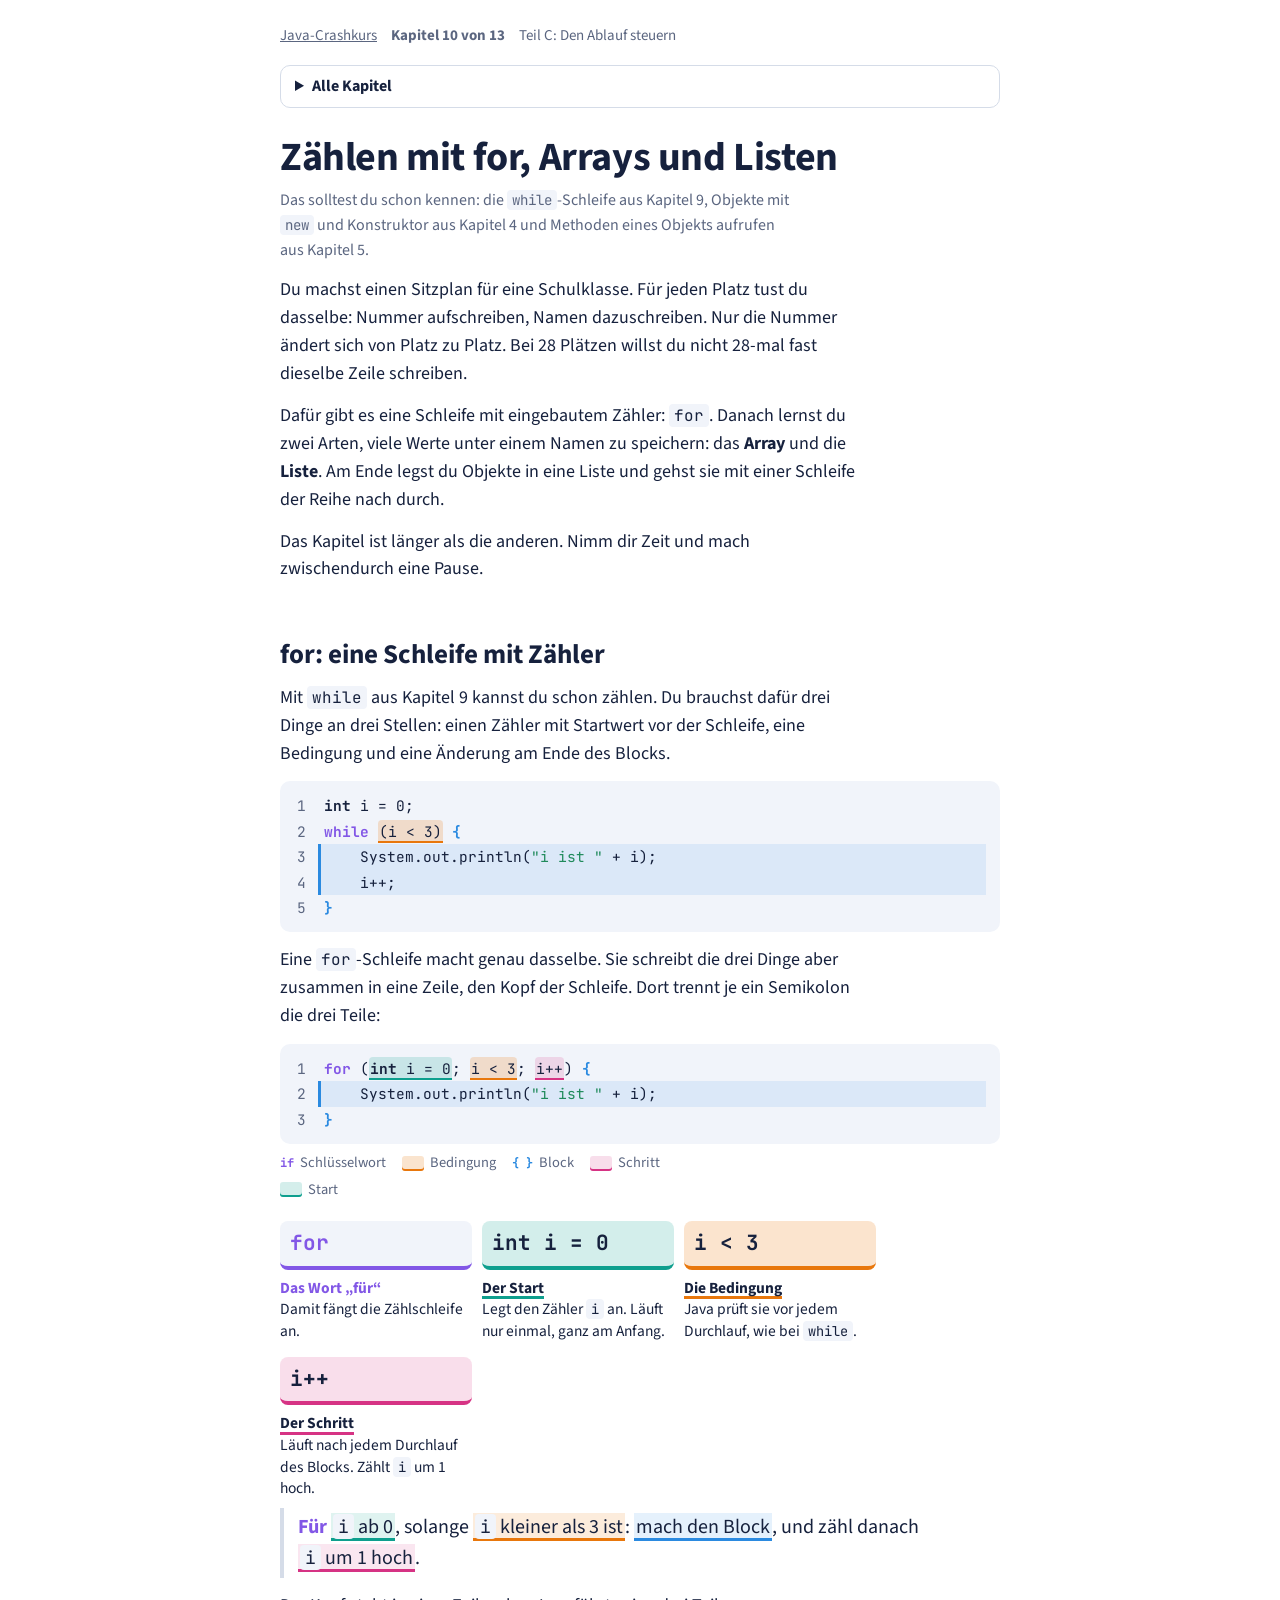
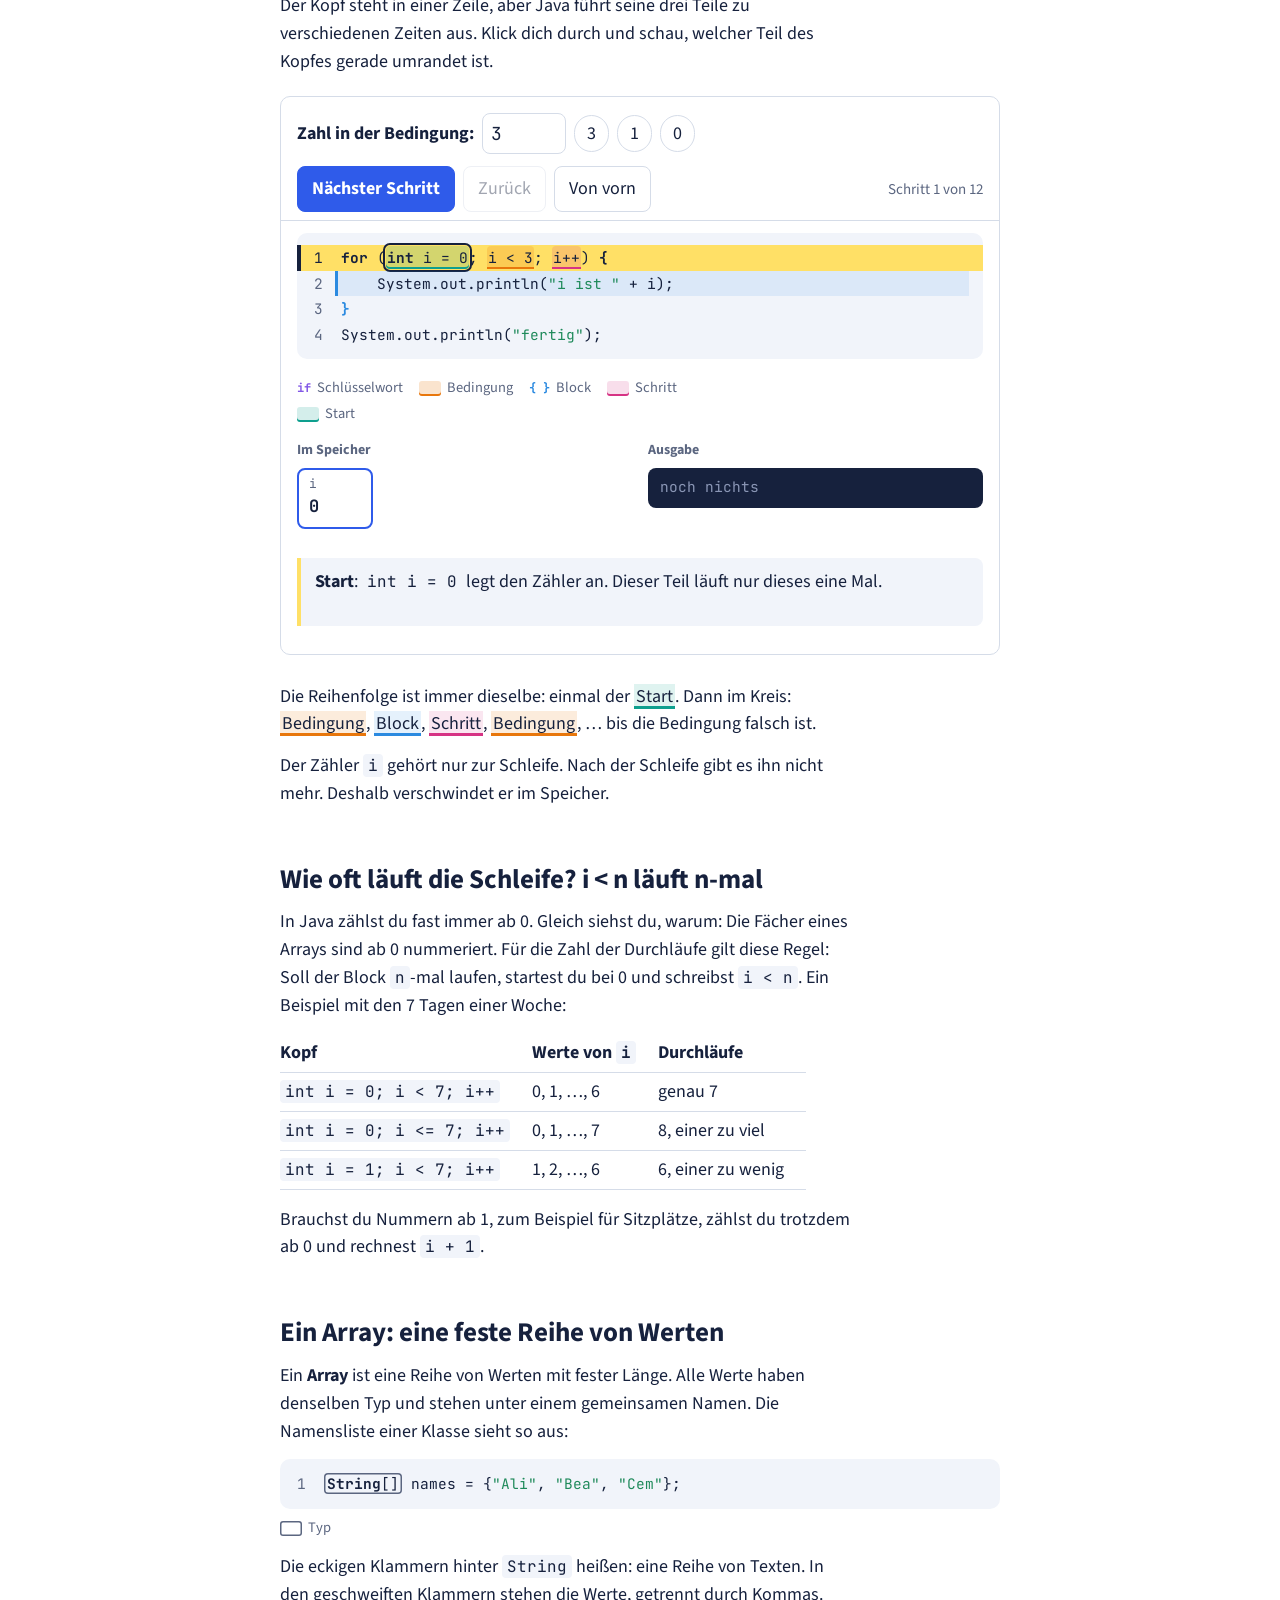
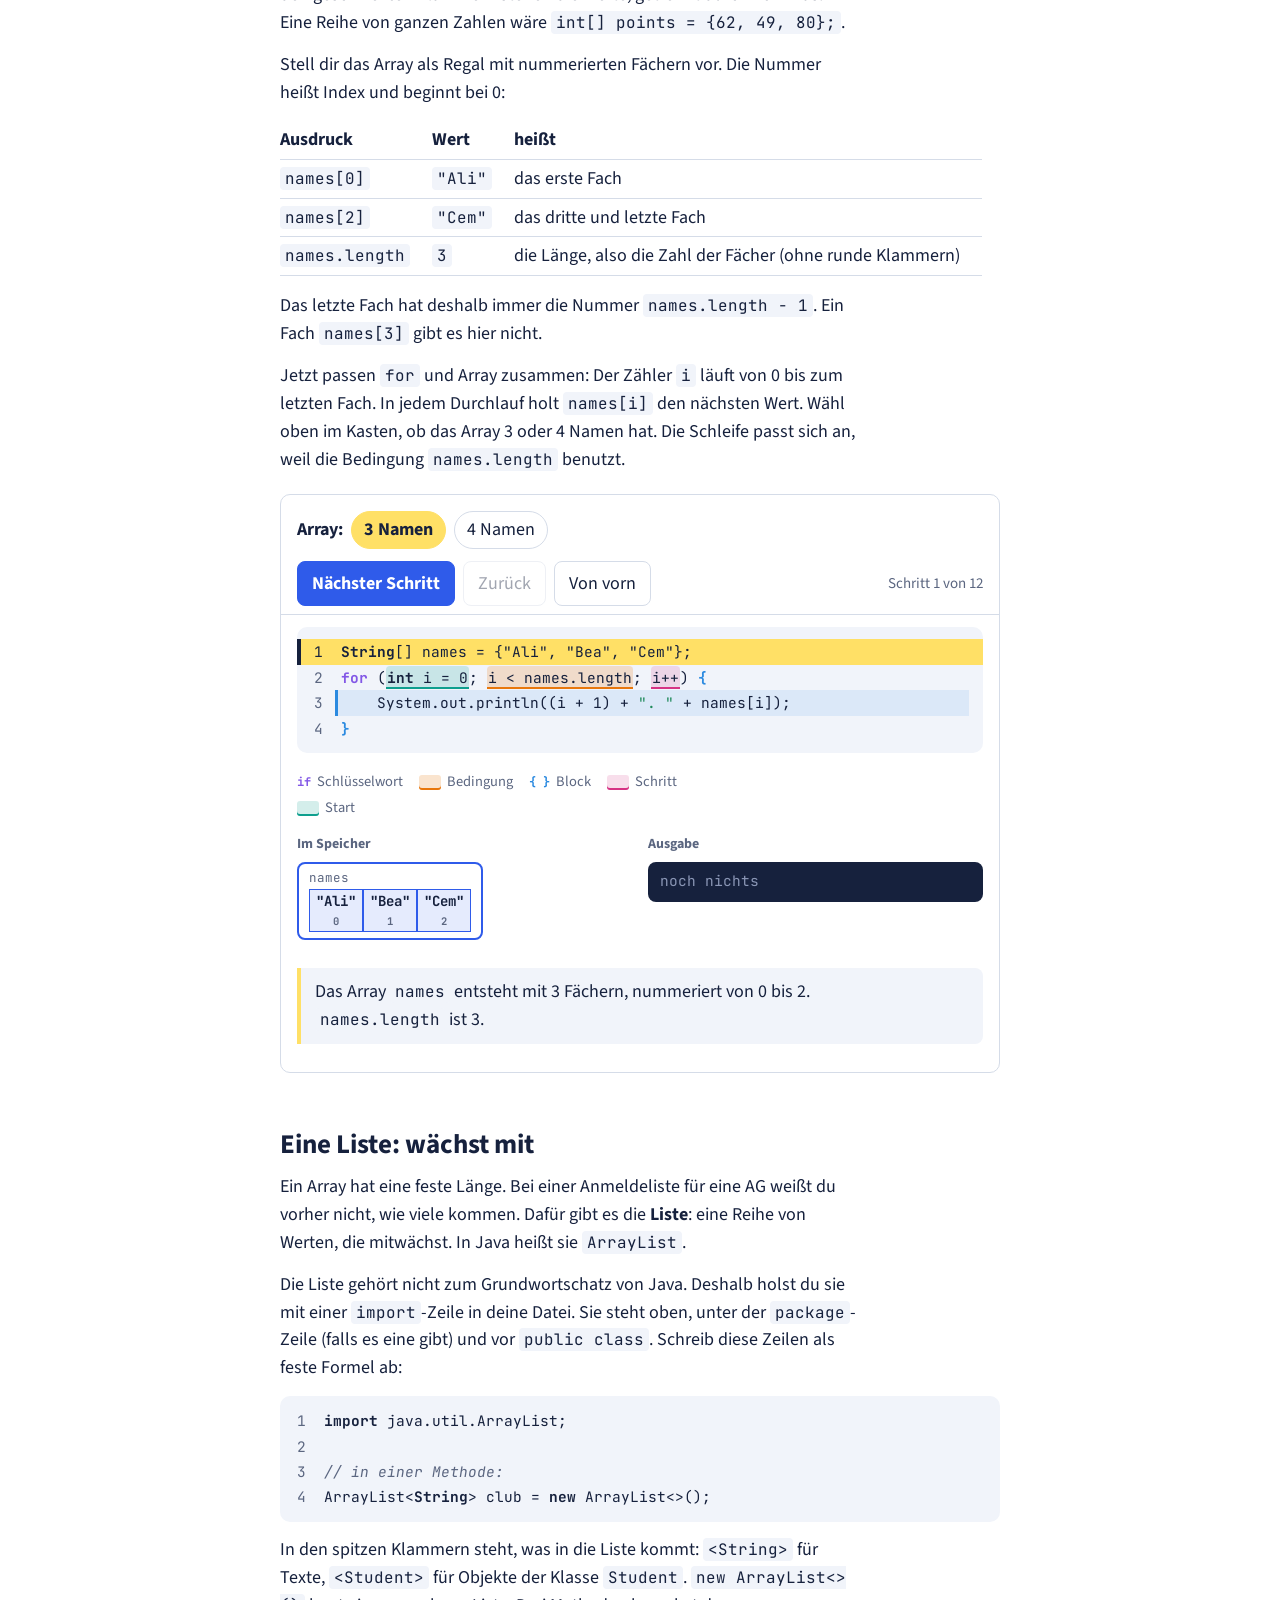
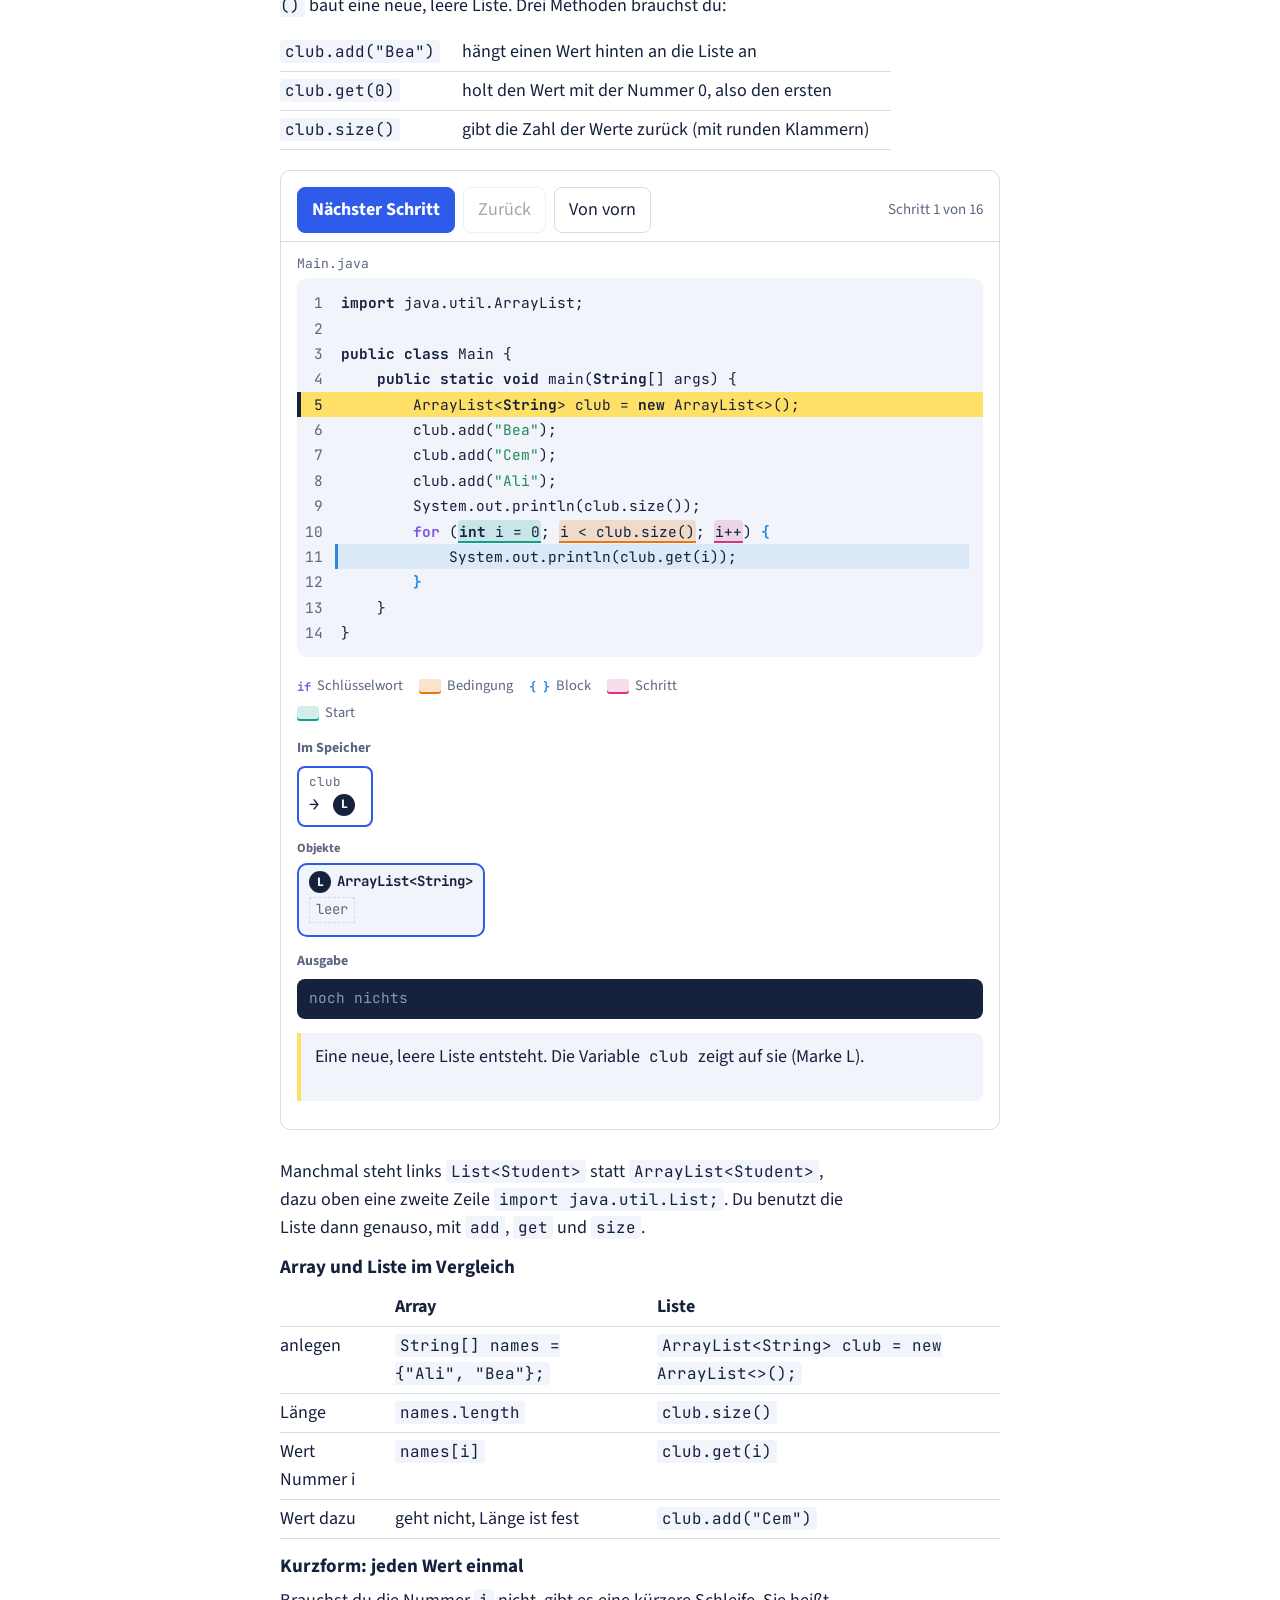
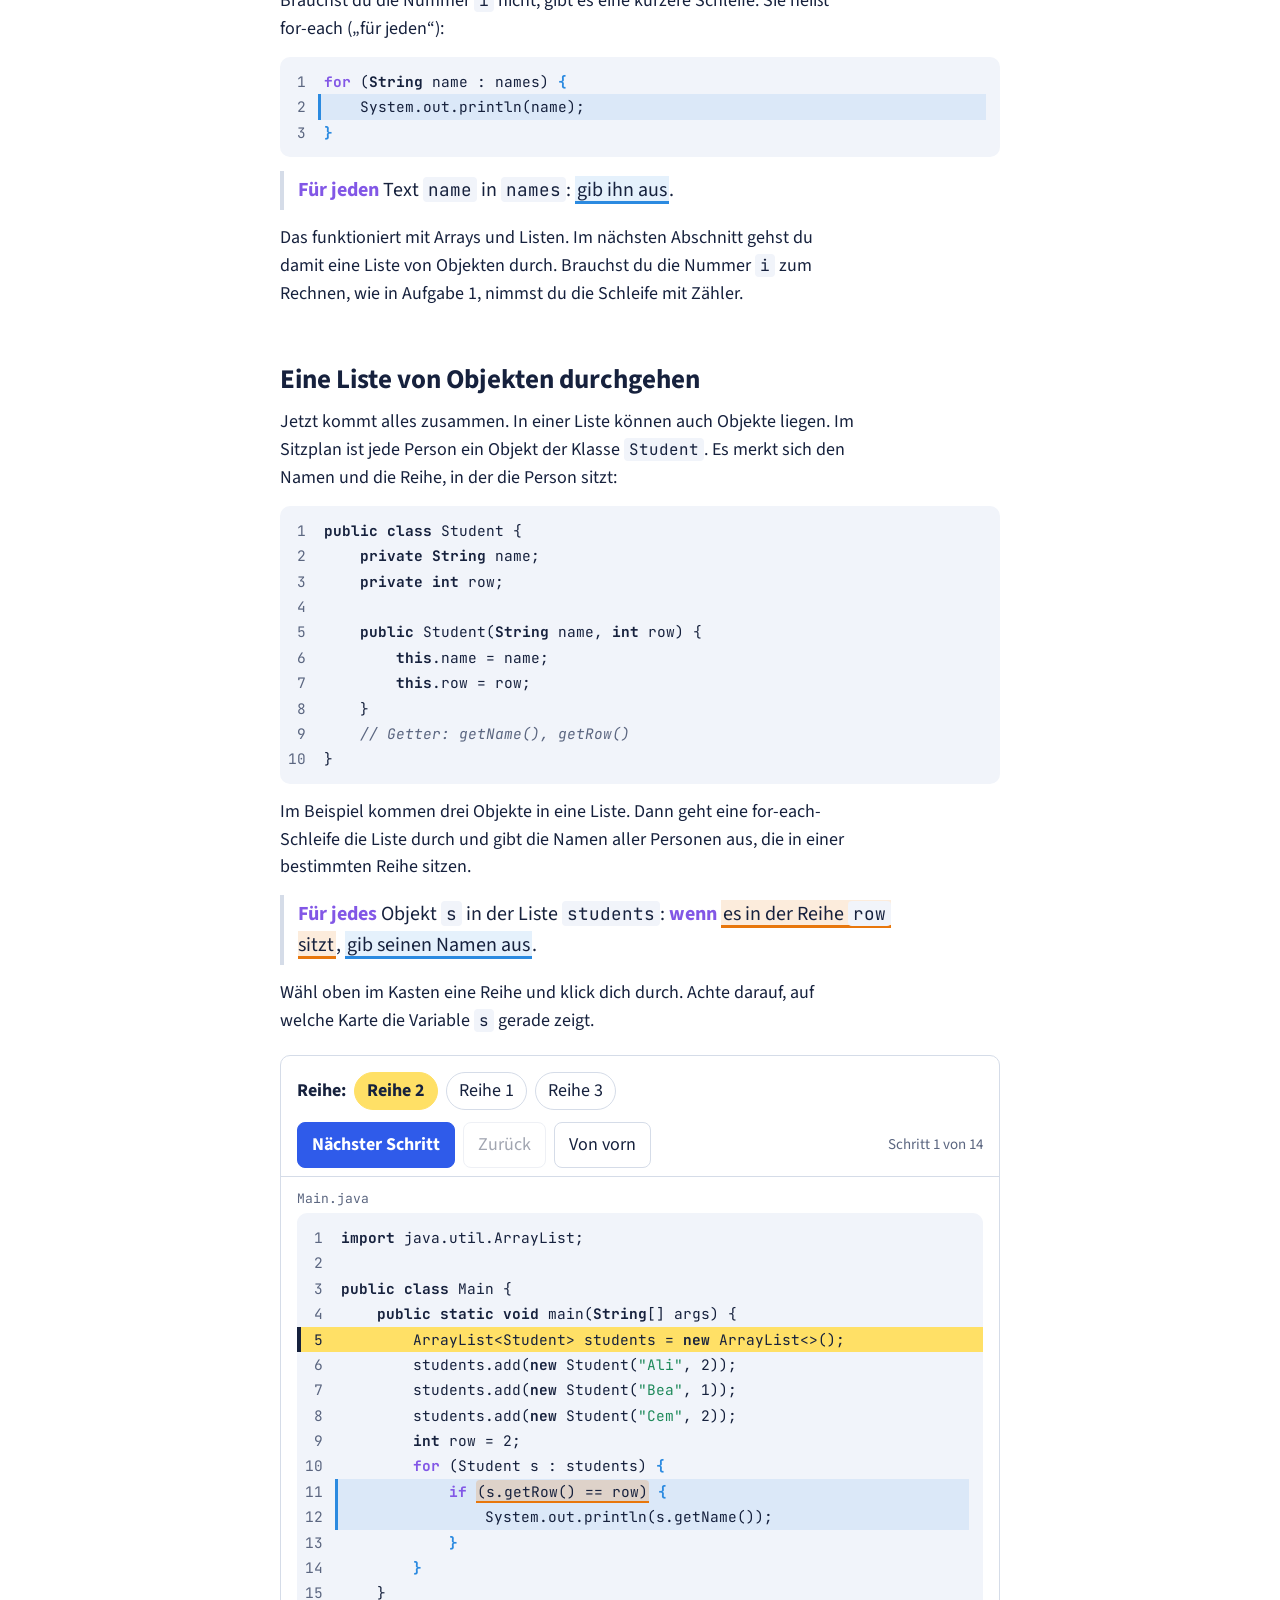
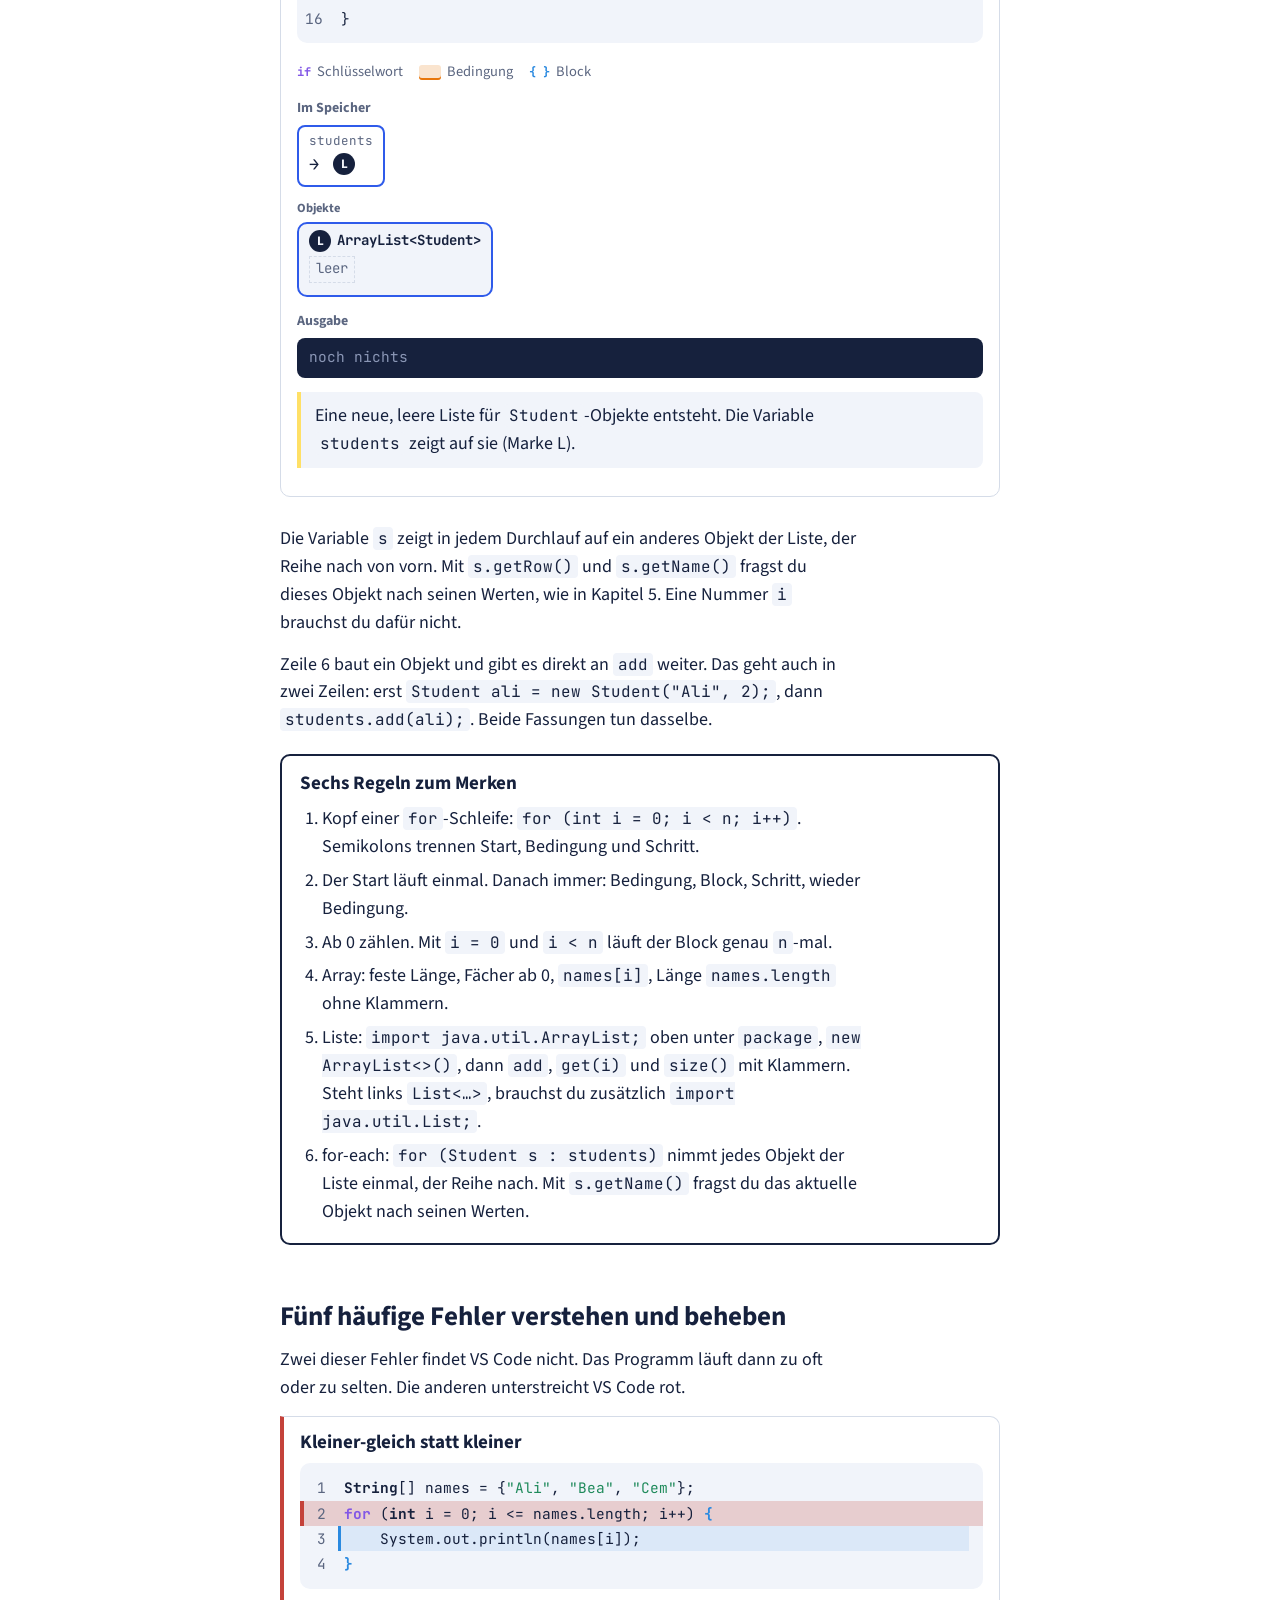
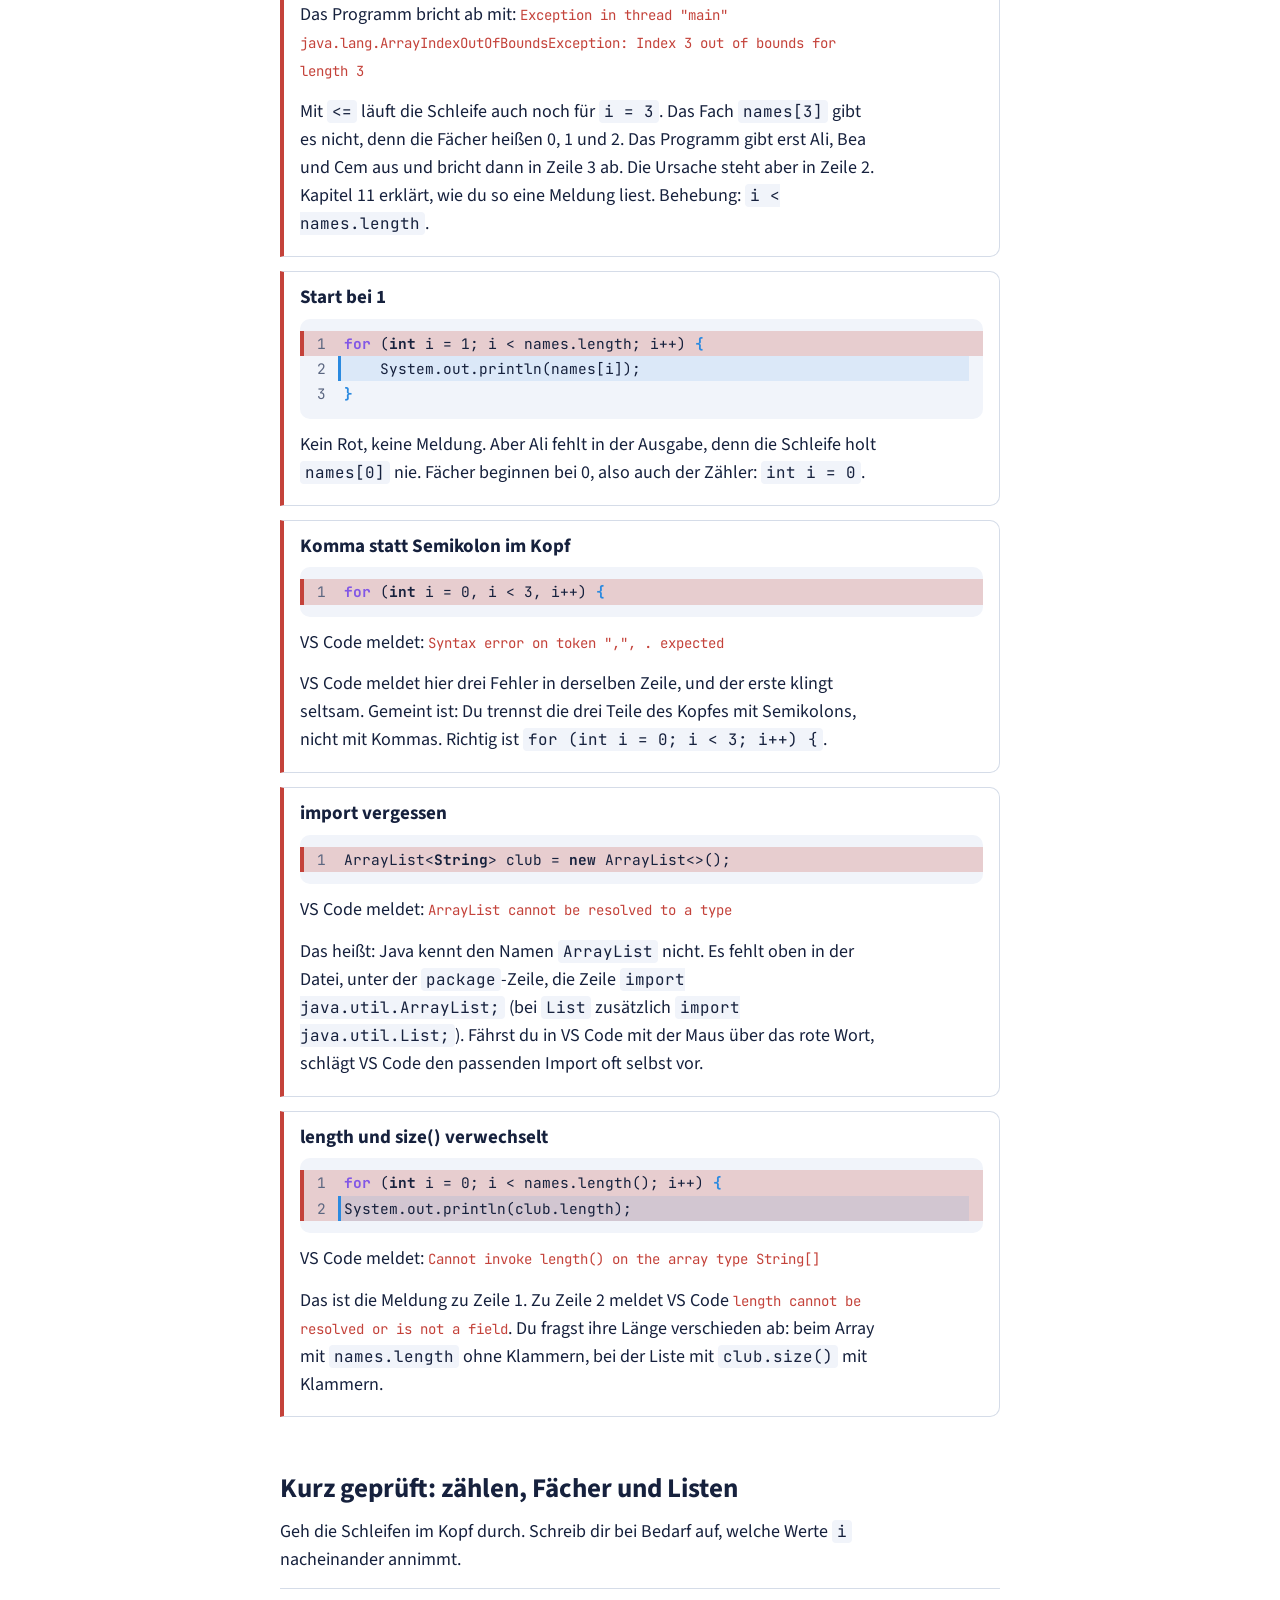
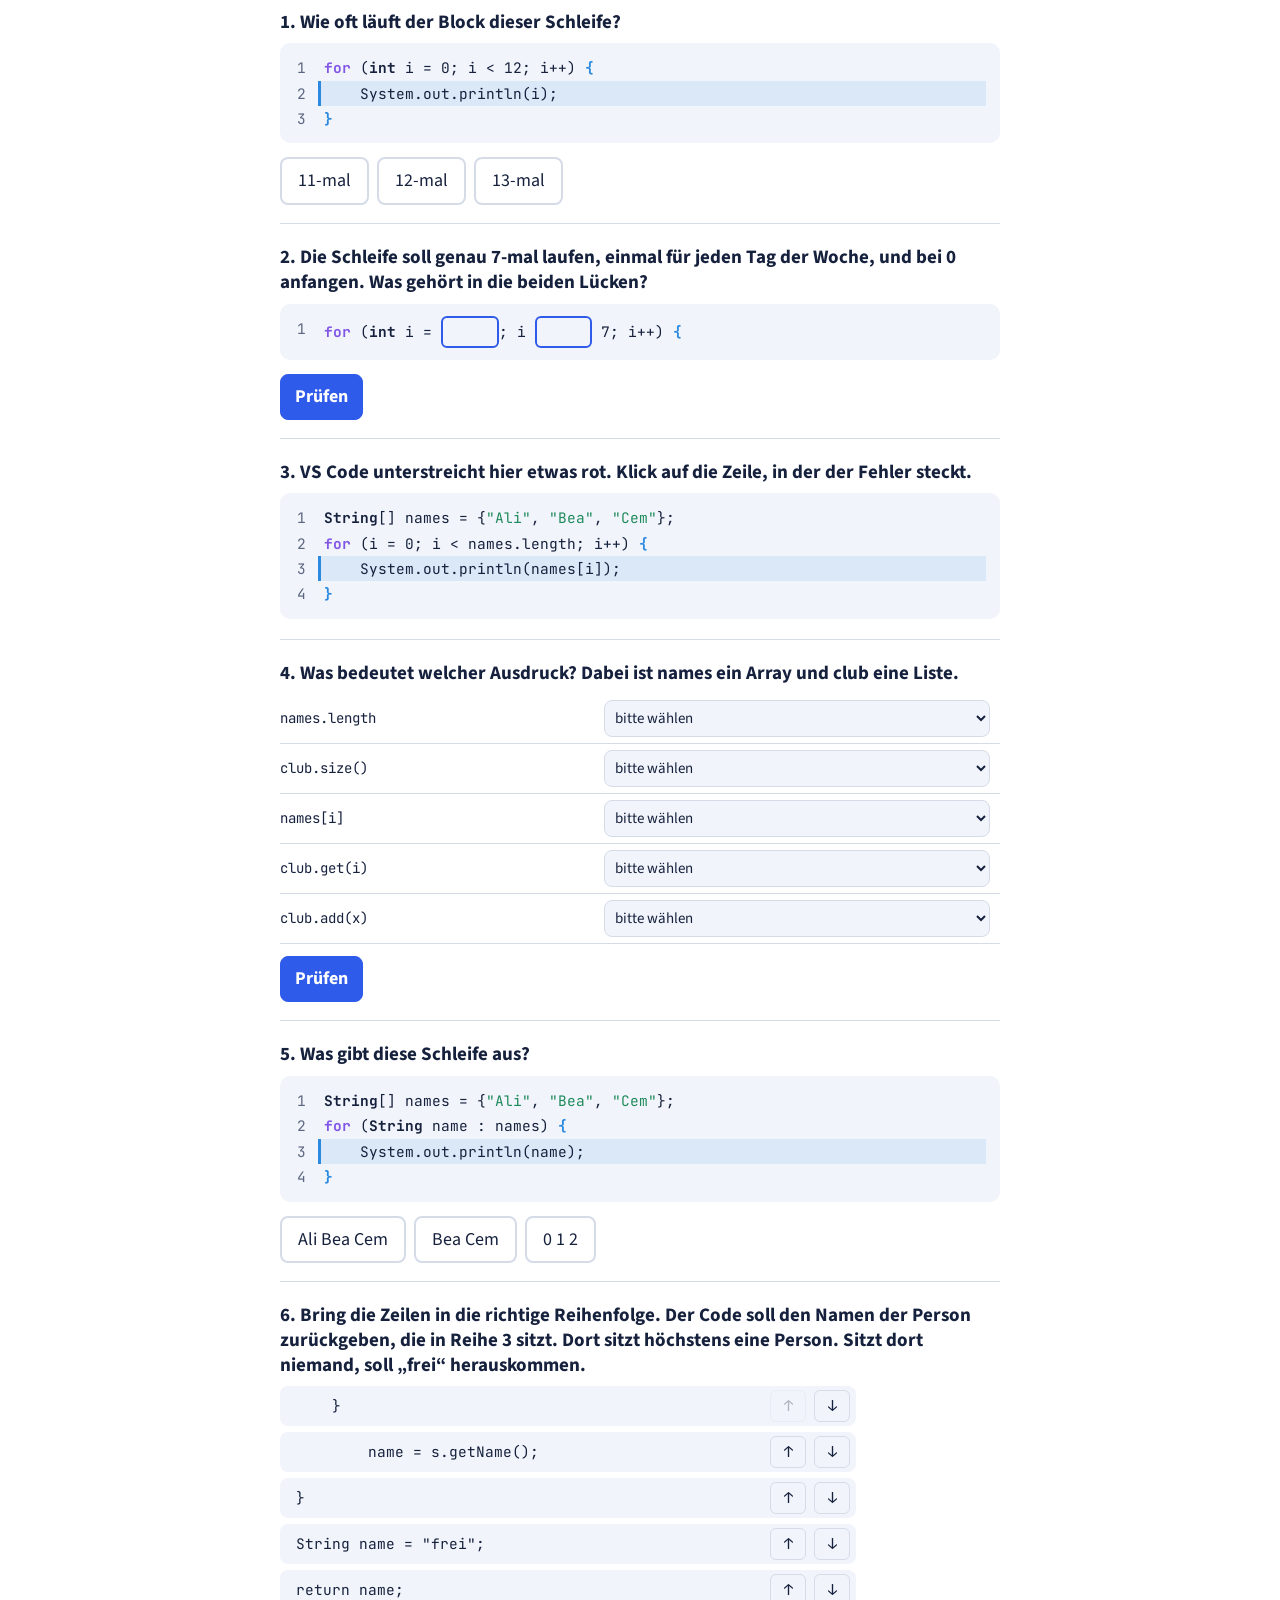
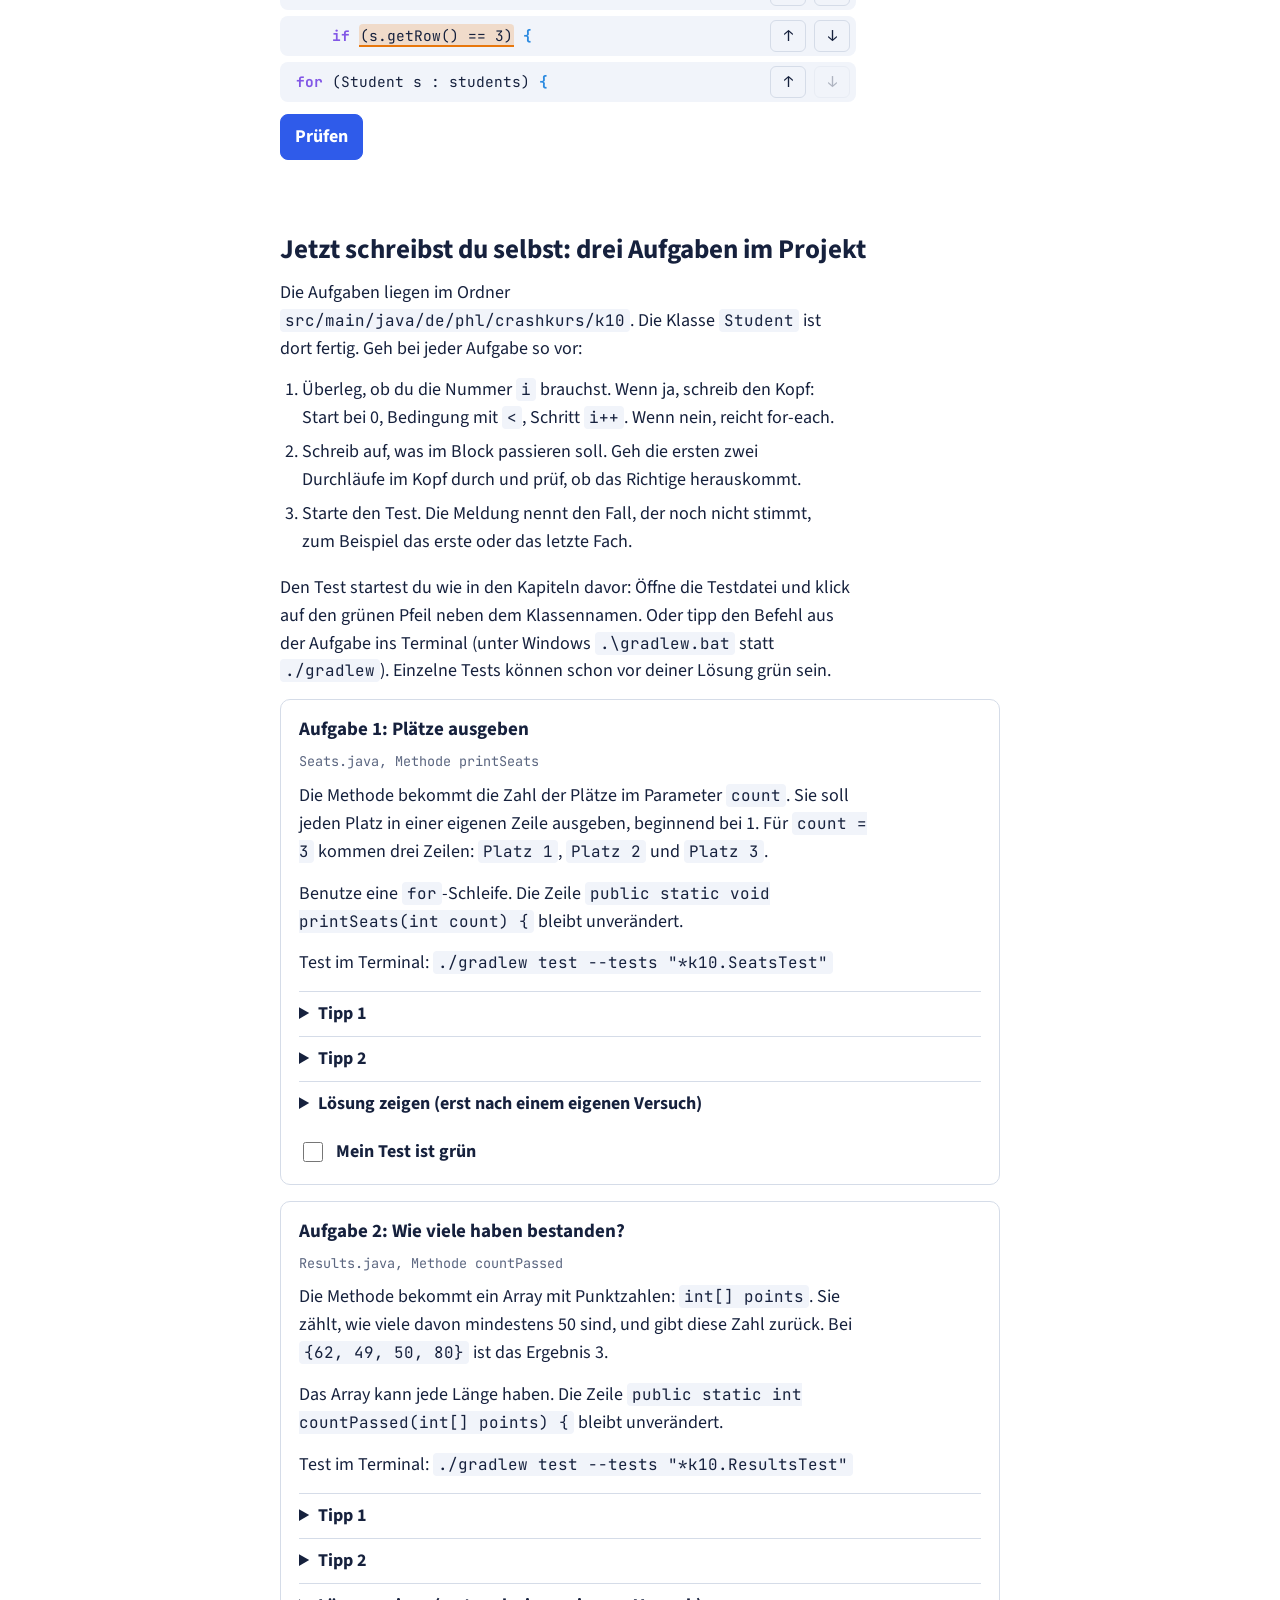
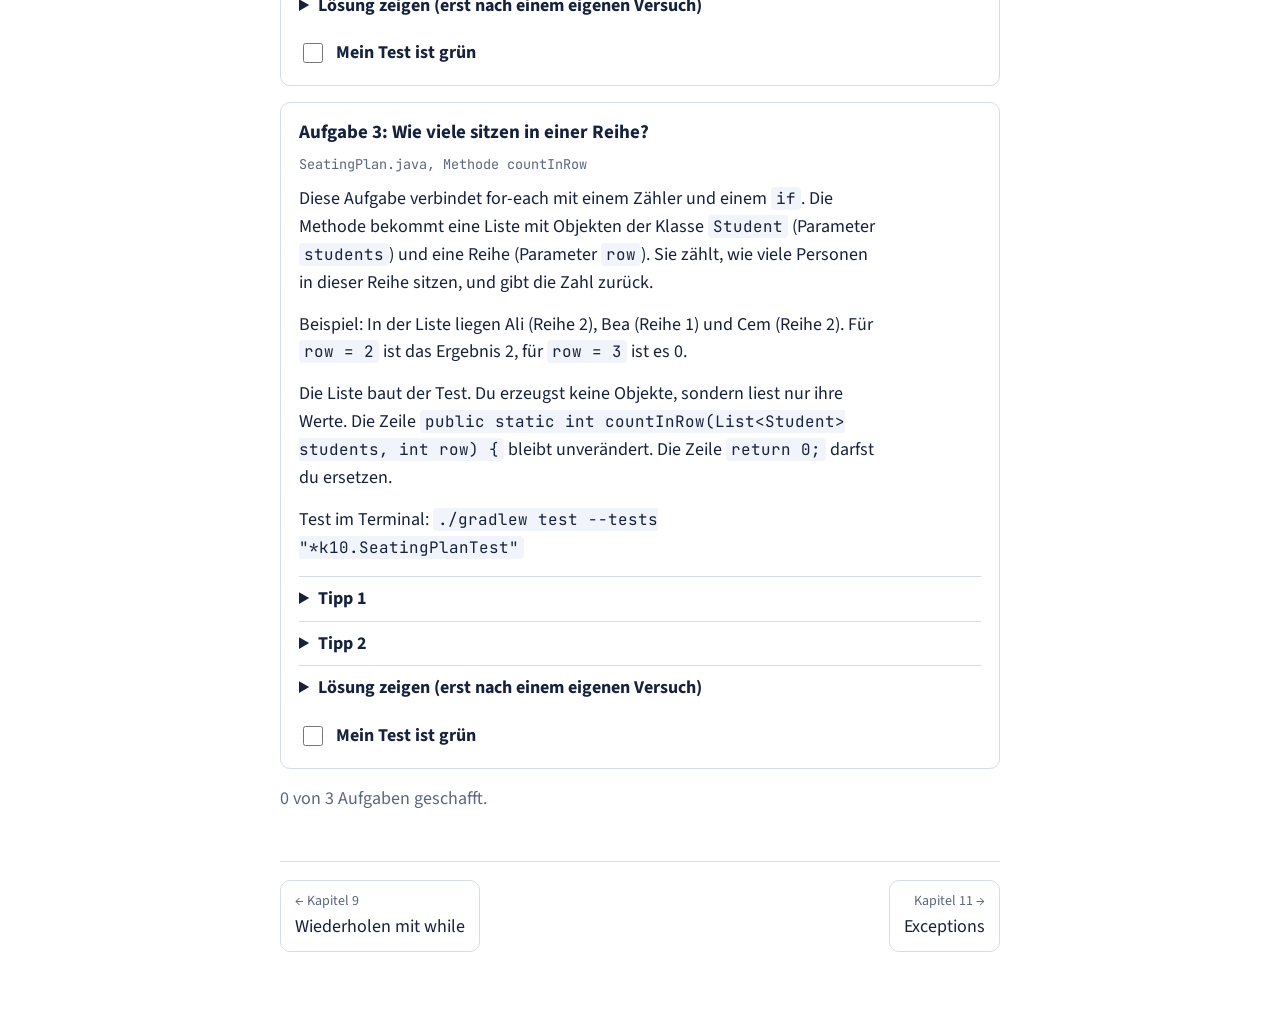
<file: docs/kapitel-10.html>
<!doctype html>
<html lang="de">
<head>
<meta charset="utf-8">
<meta name="viewport" content="width=device-width, initial-scale=1">
<title>Kapitel 10: Zählen mit for, Arrays und Listen – Java-Crashkurs</title>
<link rel="preconnect" href="https://fonts.googleapis.com">
<link rel="preconnect" href="https://fonts.gstatic.com" crossorigin>
<link href="https://fonts.googleapis.com/css2?family=Source+Sans+3:ital,wght@0,400;0,700;1,400&family=JetBrains+Mono:wght@400;700&display=swap" rel="stylesheet">
<link rel="stylesheet" href="kurs.css">
</head>
<body>
<main class="kurs">

  <p class="vorwissen">Das solltest du schon kennen: die <code>while</code>-Schleife aus Kapitel 9, Objekte mit <code>new</code> und Konstruktor aus Kapitel 4 und Methoden eines Objekts aufrufen aus Kapitel 5.</p>

  <p>Du machst einen Sitzplan für eine Schulklasse. Für jeden Platz tust du dasselbe: Nummer aufschreiben, Namen dazuschreiben. Nur die Nummer ändert sich von Platz zu Platz. Bei 28 Plätzen willst du nicht 28-mal fast dieselbe Zeile schreiben.</p>
  <p>Dafür gibt es eine Schleife mit eingebautem Zähler: <code>for</code>. Danach lernst du zwei Arten, viele Werte unter einem Namen zu speichern: das <strong>Array</strong> und die <strong>Liste</strong>. Am Ende legst du Objekte in eine Liste und gehst sie mit einer Schleife der Reihe nach durch.</p>
  <p>Das Kapitel ist länger als die anderen. Nimm dir Zeit und mach zwischendurch eine Pause.</p>

  <h2>for: eine Schleife mit Zähler</h2>
  <p>Mit <code>while</code> aus Kapitel 9 kannst du schon zählen. Du brauchst dafür drei Dinge an drei Stellen: einen Zähler mit Startwert vor der Schleife, eine Bedingung und eine Änderung am Ende des Blocks.</p>
  <div class="code" data-legende="nein" data-code='int i = 0;
while (i < 3) {
    System.out.println("i ist " + i);
    i++;
}'></div>
  <p>Eine <code>for</code>-Schleife macht genau dasselbe. Sie schreibt die drei Dinge aber zusammen in eine Zeile, den Kopf der Schleife. Dort trennt je ein Semikolon die drei Teile:</p>
  <div class="code" data-code='for («tuerkis:int i = 0»; «orange:i < 3»; «pink:i++») {
    System.out.println("i ist " + i);
}'></div>

  <div class="aufbau">
    <div class="teil" data-farbe="violett"><span class="stueck">for</span><span class="heisst"><b>Das Wort „für“</b>Damit fängt die Zählschleife an.</span></div>
    <div class="teil" data-farbe="tuerkis"><span class="stueck">int i = 0</span><span class="heisst"><b>Der Start</b>Legt den Zähler <code>i</code> an. Läuft nur einmal, ganz am Anfang.</span></div>
    <div class="teil" data-farbe="orange"><span class="stueck">i &lt; 3</span><span class="heisst"><b>Die Bedingung</b>Java prüft sie vor jedem Durchlauf, wie bei <code>while</code>.</span></div>
    <div class="teil" data-farbe="pink"><span class="stueck">i++</span><span class="heisst"><b>Der Schritt</b>Läuft nach jedem Durchlauf des Blocks. Zählt <code>i</code> um 1 hoch.</span></div>
  </div>
  <p class="vorlesen"><span class="t-violett">Für</span> <span class="t-tuerkis"><code>i</code> ab 0</span>, solange <span class="t-orange"><code>i</code> kleiner als 3 ist</span>: <span class="t-blau">mach den Block</span>, und zähl danach <span class="t-pink"><code>i</code> um 1 hoch</span>.</p>
  <p>Der Kopf steht in einer Zeile, aber Java führt seine drei Teile zu verschiedenen Zeiten aus. Klick dich durch und schau, welcher Teil des Kopfes gerade umrandet ist.</p>

  <div id="lauf-for"></div>

  <p>Die Reihenfolge ist immer dieselbe: einmal der <span class="t-tuerkis">Start</span>. Dann im Kreis: <span class="t-orange">Bedingung</span>, <span class="t-blau">Block</span>, <span class="t-pink">Schritt</span>, <span class="t-orange">Bedingung</span>, … bis die Bedingung falsch ist.</p>
  <p>Der Zähler <code>i</code> gehört nur zur Schleife. Nach der Schleife gibt es ihn nicht mehr. Deshalb verschwindet er im Speicher.</p>

  <h2>Wie oft läuft die Schleife? i &lt; n läuft n-mal</h2>
  <p>In Java zählst du fast immer ab 0. Gleich siehst du, warum: Die Fächer eines Arrays sind ab 0 nummeriert. Für die Zahl der Durchläufe gilt diese Regel: Soll der Block <code>n</code>-mal laufen, startest du bei 0 und schreibst <code>i &lt; n</code>. Ein Beispiel mit den 7 Tagen einer Woche:</p>
  <table class="zeichen">
    <tr><th>Kopf</th><th>Werte von <code>i</code></th><th>Durchläufe</th></tr>
    <tr><td><code>int i = 0; i &lt; 7; i++</code></td><td>0, 1, …, 6</td><td>genau 7</td></tr>
    <tr><td><code>int i = 0; i &lt;= 7; i++</code></td><td>0, 1, …, 7</td><td>8, einer zu viel</td></tr>
    <tr><td><code>int i = 1; i &lt; 7; i++</code></td><td>1, 2, …, 6</td><td>6, einer zu wenig</td></tr>
  </table>
  <p>Brauchst du Nummern ab 1, zum Beispiel für Sitzplätze, zählst du trotzdem ab 0 und rechnest <code>i + 1</code>.</p>

  <h2>Ein Array: eine feste Reihe von Werten</h2>
  <p>Ein <strong>Array</strong> ist eine Reihe von Werten mit fester Länge. Alle Werte haben denselben Typ und stehen unter einem gemeinsamen Namen. Die Namensliste einer Klasse sieht so aus:</p>
  <div class="code" data-code='«typ:String[]» names = {"Ali", "Bea", "Cem"};'></div>
  <p>Die eckigen Klammern hinter <code>String</code> heißen: eine Reihe von Texten. In den geschweiften Klammern stehen die Werte, getrennt durch Kommas. Eine Reihe von ganzen Zahlen wäre <code>int[] points = {62, 49, 80};</code>.</p>
  <p>Stell dir das Array als Regal mit nummerierten Fächern vor. Die Nummer heißt Index und beginnt bei 0:</p>
  <table class="zeichen">
    <tr><th>Ausdruck</th><th>Wert</th><th>heißt</th></tr>
    <tr><td><code>names[0]</code></td><td><code>"Ali"</code></td><td>das erste Fach</td></tr>
    <tr><td><code>names[2]</code></td><td><code>"Cem"</code></td><td>das dritte und letzte Fach</td></tr>
    <tr><td><code>names.length</code></td><td><code>3</code></td><td>die Länge, also die Zahl der Fächer (ohne runde Klammern)</td></tr>
  </table>
  <p>Das letzte Fach hat deshalb immer die Nummer <code>names.length - 1</code>. Ein Fach <code>names[3]</code> gibt es hier nicht.</p>
  <p>Jetzt passen <code>for</code> und Array zusammen: Der Zähler <code>i</code> läuft von 0 bis zum letzten Fach. In jedem Durchlauf holt <code>names[i]</code> den nächsten Wert. Wähl oben im Kasten, ob das Array 3 oder 4 Namen hat. Die Schleife passt sich an, weil die Bedingung <code>names.length</code> benutzt.</p>

  <div id="lauf-array"></div>

  <h2>Eine Liste: wächst mit</h2>
  <p>Ein Array hat eine feste Länge. Bei einer Anmeldeliste für eine AG weißt du vorher nicht, wie viele kommen. Dafür gibt es die <strong>Liste</strong>: eine Reihe von Werten, die mitwächst. In Java heißt sie <code>ArrayList</code>.</p>
  <p>Die Liste gehört nicht zum Grundwortschatz von Java. Deshalb holst du sie mit einer <code>import</code>-Zeile in deine Datei. Sie steht oben, unter der <code>package</code>-Zeile (falls es eine gibt) und vor <code>public class</code>. Schreib diese Zeilen als feste Formel ab:</p>
  <div class="code" data-legende="nein" data-code='import java.util.ArrayList;

// in einer Methode:
ArrayList<String> club = new ArrayList<>();'></div>
  <p>In den spitzen Klammern steht, was in die Liste kommt: <code>&lt;String&gt;</code> für Texte, <code>&lt;Student&gt;</code> für Objekte der Klasse <code>Student</code>. <code>new ArrayList&lt;&gt;()</code> baut eine neue, leere Liste. Drei Methoden brauchst du:</p>
  <table class="zeichen">
    <tr><td><code>club.add("Bea")</code></td><td>hängt einen Wert hinten an die Liste an</td></tr>
    <tr><td><code>club.get(0)</code></td><td>holt den Wert mit der Nummer 0, also den ersten</td></tr>
    <tr><td><code>club.size()</code></td><td>gibt die Zahl der Werte zurück (mit runden Klammern)</td></tr>
  </table>

  <div id="lauf-liste"></div>

  <p>Manchmal steht links <code>List&lt;Student&gt;</code> statt <code>ArrayList&lt;Student&gt;</code>, dazu oben eine zweite Zeile <code>import java.util.List;</code>. Du benutzt die Liste dann genauso, mit <code>add</code>, <code>get</code> und <code>size</code>.</p>

  <h3>Array und Liste im Vergleich</h3>
  <table class="zeichen">
    <tr><th></th><th>Array</th><th>Liste</th></tr>
    <tr><td>anlegen</td><td><code>String[] names = {"Ali", "Bea"};</code></td><td><code>ArrayList&lt;String&gt; club = new ArrayList&lt;&gt;();</code></td></tr>
    <tr><td>Länge</td><td><code>names.length</code></td><td><code>club.size()</code></td></tr>
    <tr><td>Wert Nummer i</td><td><code>names[i]</code></td><td><code>club.get(i)</code></td></tr>
    <tr><td>Wert dazu</td><td>geht nicht, Länge ist fest</td><td><code>club.add("Cem")</code></td></tr>
  </table>

  <h3>Kurzform: jeden Wert einmal</h3>
  <p>Brauchst du die Nummer <code>i</code> nicht, gibt es eine kürzere Schleife. Sie heißt for-each („für jeden“):</p>
  <div class="code" data-legende="nein" data-code='for (String name : names) {
    System.out.println(name);
}'></div>
  <p class="vorlesen"><span class="t-violett">Für jeden</span> Text <code>name</code> in <code>names</code>: <span class="t-blau">gib ihn aus</span>.</p>
  <p>Das funktioniert mit Arrays und Listen. Im nächsten Abschnitt gehst du damit eine Liste von Objekten durch. Brauchst du die Nummer <code>i</code> zum Rechnen, wie in Aufgabe 1, nimmst du die Schleife mit Zähler.</p>

  <h2>Eine Liste von Objekten durchgehen</h2>
  <p>Jetzt kommt alles zusammen. In einer Liste können auch Objekte liegen. Im Sitzplan ist jede Person ein Objekt der Klasse <code>Student</code>. Es merkt sich den Namen und die Reihe, in der die Person sitzt:</p>
  <div class="code" data-legende="nein" data-code='public class Student {
    private String name;
    private int row;

    public Student(String name, int row) {
        this.name = name;
        this.row = row;
    }
    // Getter: getName(), getRow()
}'></div>
  <p>Im Beispiel kommen drei Objekte in eine Liste. Dann geht eine for-each-Schleife die Liste durch und gibt die Namen aller Personen aus, die in einer bestimmten Reihe sitzen.</p>
  <p class="vorlesen"><span class="t-violett">Für jedes</span> Objekt <code>s</code> in der Liste <code>students</code>: <span class="t-violett">wenn</span> <span class="t-orange">es in der Reihe <code>row</code> sitzt</span>, <span class="t-blau">gib seinen Namen aus</span>.</p>
  <p>Wähl oben im Kasten eine Reihe und klick dich durch. Achte darauf, auf welche Karte die Variable <code>s</code> gerade zeigt.</p>

  <div id="lauf-objekte"></div>

  <p>Die Variable <code>s</code> zeigt in jedem Durchlauf auf ein anderes Objekt der Liste, der Reihe nach von vorn. Mit <code>s.getRow()</code> und <code>s.getName()</code> fragst du dieses Objekt nach seinen Werten, wie in Kapitel 5. Eine Nummer <code>i</code> brauchst du dafür nicht.</p>
  <p>Zeile 6 baut ein Objekt und gibt es direkt an <code>add</code> weiter. Das geht auch in zwei Zeilen: erst <code>Student ali = new Student("Ali", 2);</code>, dann <code>students.add(ali);</code>. Beide Fassungen tun dasselbe.</p>

  <div class="merke">
    <h3>Sechs Regeln zum Merken</h3>
    <ol>
      <li>Kopf einer <code>for</code>-Schleife: <code>for (int i = 0; i &lt; n; i++)</code>. Semikolons trennen Start, Bedingung und Schritt.</li>
      <li>Der Start läuft einmal. Danach immer: Bedingung, Block, Schritt, wieder Bedingung.</li>
      <li>Ab 0 zählen. Mit <code>i = 0</code> und <code>i &lt; n</code> läuft der Block genau <code>n</code>-mal.</li>
      <li>Array: feste Länge, Fächer ab 0, <code>names[i]</code>, Länge <code>names.length</code> ohne Klammern.</li>
      <li>Liste: <code>import java.util.ArrayList;</code> oben unter <code>package</code>, <code>new ArrayList&lt;&gt;()</code>, dann <code>add</code>, <code>get(i)</code> und <code>size()</code> mit Klammern. Steht links <code>List&lt;…&gt;</code>, brauchst du zusätzlich <code>import java.util.List;</code>.</li>
      <li>for-each: <code>for (Student s : students)</code> nimmt jedes Objekt der Liste einmal, der Reihe nach. Mit <code>s.getName()</code> fragst du das aktuelle Objekt nach seinen Werten.</li>
    </ol>
  </div>

  <h2>Fünf häufige Fehler verstehen und beheben</h2>
  <p>Zwei dieser Fehler findet VS Code nicht. Das Programm läuft dann zu oft oder zu selten. Die anderen unterstreicht VS Code rot.</p>
  <div id="fehler"></div>

  <h2>Kurz geprüft: zählen, Fächer und Listen</h2>
  <p>Geh die Schleifen im Kopf durch. Schreib dir bei Bedarf auf, welche Werte <code>i</code> nacheinander annimmt.</p>
  <div id="fragen"></div>

  <h2>Jetzt schreibst du selbst: drei Aufgaben im Projekt</h2>
  <p>Die Aufgaben liegen im Ordner <code>src/main/java/de/phl/crashkurs/k10</code>. Die Klasse <code>Student</code> ist dort fertig. Geh bei jeder Aufgabe so vor:</p>
  <ol class="schritte">
    <li>Überleg, ob du die Nummer <code>i</code> brauchst. Wenn ja, schreib den Kopf: Start bei 0, Bedingung mit <code>&lt;</code>, Schritt <code>i++</code>. Wenn nein, reicht for-each.</li>
    <li>Schreib auf, was im Block passieren soll. Geh die ersten zwei Durchläufe im Kopf durch und prüf, ob das Richtige herauskommt.</li>
    <li>Starte den Test. Die Meldung nennt den Fall, der noch nicht stimmt, zum Beispiel das erste oder das letzte Fach.</li>
  </ol>
  <p>Den Test startest du wie in den Kapiteln davor: Öffne die Testdatei und klick auf den grünen Pfeil neben dem Klassennamen. Oder tipp den Befehl aus der Aufgabe ins Terminal (unter Windows <code>.\gradlew.bat</code> statt <code>./gradlew</code>). Einzelne Tests können schon vor deiner Lösung grün sein.</p>
  <div id="aufgaben"></div>

</main>

<script src="kurs.js"></script>
<script>
(function () {
  var urteil = Kurs.urteil;
  var KOPF = { tuerkis: 'Start', orange: 'Bedingung', pink: 'Schritt' };
  var STUDENT = ['public class Student {', '    private String name;', '    private int row;', '',
    '    public Student(String name, int row) {', '        this.name = name;', '        this.row = row;', '    }', '',
    '    public String getName() {', '        return name;', '    }', '', '    public int getRow() {', '        return row;', '    }', '}'];
  var NAMEN = ['Ali', 'Bea', 'Cem', 'Dana'];
  function q(s) { return '"' + s + '"'; }
  function k10Rein(z) { return z.replace(/«[a-z]+:([^»]*)»/g, '$1'); }

  var FOR = function (v) { return ['for («tuerkis:int i = 0»; «orange:i < ' + v + '»; «pink:i++») {', '    System.out.println("i ist " + i);', '}', 'System.out.println("fertig");']; };
  var ARRAY = function (v) {
    var n = NAMEN.slice(0, Number(v)).map(q).join(', ');
    return ['String[] names = {' + n + '};', 'for («tuerkis:int i = 0»; «orange:i < names.length»; «pink:i++») {', '    System.out.println((i + 1) + ". " + names[i]);', '}'];
  };
  var LISTE = ['import java.util.ArrayList;', '', 'public class Main {', '    public static void main(String[] args) {', '        ArrayList<String> club = new ArrayList<>();', '        club.add("Bea");', '        club.add("Cem");', '        club.add("Ali");', '        System.out.println(club.size());',
    '        for («tuerkis:int i = 0»; «orange:i < club.size()»; «pink:i++») {', '            System.out.println(club.get(i));', '        }', '    }', '}'];
  var SITZ = [['Ali', 2], ['Bea', 1], ['Cem', 2]];
  var OBJEKTE = function (v) {
    return ['import java.util.ArrayList;', '', 'public class Main {', '    public static void main(String[] args) {', '        ArrayList<Student> students = new ArrayList<>();',
      '        students.add(new Student("Ali", 2));', '        students.add(new Student("Bea", 1));', '        students.add(new Student("Cem", 2));', '        int row = ' + v + ';',
      '        for (Student s : students) {', '            if (s.getRow() == row) {', '                System.out.println(s.getName());', '            }', '        }', '    }', '}'];
  };

  Kurs.start({
    nr: 10,
    legende: { violett: 'Schlüsselwort', tuerkis: 'Start', orange: 'Bedingung', pink: 'Schritt', blau: 'Block', typ: 'Typ' },

    laeufe: {
      'lauf-for': {
        eingabe: { art: 'zahl', label: 'Zahl in der Bedingung', start: 3, proben: [3, 1, 0], min: 0, max: 6 },
        legende: KOPF,
        code: FOR,
        schritte: function (v) {
          var a = Kurs.ablauf(), i;
          a.setze('i', 0).schritt(1, '<b>Start</b>: <code>int i = 0</code> legt den Zähler an. Dieser Teil läuft nur dieses eine Mal.', { teil: 'tuerkis' });
          for (i = 0; i < v; i++) {
            a.schritt(1, '<b>Bedingung</b>: ' + urteil(i + ' < ' + v, true) + '. Also läuft der Block.', { teil: 'orange' });
            a.aus('i ist ' + i).schritt(2, 'Der Block gibt „i ist ' + i + '“ aus.');
            a.setze('i', i + 1).schritt(1, '<b>Schritt</b>: Der Block ist fertig. Jetzt läuft <code>i++</code>, also ist <code>i</code> jetzt ' + (i + 1) + '.', { teil: 'pink' });
          }
          a.schritt(1, '<b>Bedingung</b>: ' + urteil(i + ' < ' + v, false) + '. ' + (v === 0 ? 'Die Bedingung ist schon beim ersten Mal falsch. Der Block läuft nicht.' : 'Die Schleife ist zu Ende.'), { teil: 'orange' });
          a.loesche('i').aus('fertig').schritt(4, 'Hinter der Schleife geht es weiter. Der Block ist ' + (v === 1 ? 'einmal' : v === 0 ? 'keinmal' : v + '-mal') + ' gelaufen' + (v ? ', mit <code>i</code> von 0 bis ' + (v - 1) : '') + '. Den Zähler <code>i</code> gibt es jetzt nicht mehr.', { skip: [2] });
          return a.schritte;
        }
      },

      'lauf-array': {
        eingabe: { art: 'wahl', label: 'Array', werte: [{ text: '3 Namen', wert: '3' }, { text: '4 Namen', wert: '4' }] },
        legende: KOPF,
        code: ARRAY,
        schritte: function (v) {
          var n = Number(v), werte = NAMEN.slice(0, n), a = Kurs.ablauf(), i;
          a.setze('names', { array: werte.map(q) }).schritt(1, 'Das Array <code>names</code> entsteht mit ' + n + ' Fächern, nummeriert von 0 bis ' + (n - 1) + '. <code>names.length</code> ist ' + n + '.');
          a.setze('i', 0).schritt(2, '<b>Start</b>: <code>i</code> bekommt 0.', { teil: 'tuerkis' });
          for (i = 0; i < n; i++) {
            a.schritt(2, '<b>Bedingung</b>: <code>names.length</code> ist ' + n + ', also ' + urteil(i + ' < ' + n, true) + '.', { teil: 'orange' });
            a.aus((i + 1) + '. ' + werte[i]).schritt(3, '<code>names[' + i + ']</code> holt Fach ' + i + ': <code>"' + werte[i] + '"</code>. Davor steht <code>i + 1</code>, also ' + (i + 1) + '. So beginnt die Nummerierung bei 1, obwohl das Array bei 0 beginnt.');
            a.setze('i', i + 1).schritt(2, '<b>Schritt</b>: <code>i</code> ist jetzt ' + (i + 1) + '.', { teil: 'pink' });
          }
          a.loesche('i').schritt(2, '<b>Bedingung</b>: ' + urteil(n + ' < ' + n, false) + '. Ein Fach ' + n + ' gibt es nicht, und die Schleife fragt auch nicht danach. Sie ist zu Ende. Der Zähler <code>i</code> verschwindet.', { teil: 'orange', skip: [3] });
          return a.schritte;
        }
      },

      'lauf-liste': {
        legende: KOPF,
        dateien: [{ name: 'Main.java', code: LISTE }],
        java: function () { return { dateien: { 'Main.java': LISTE.map(k10Rein).join('\n') + '\n' }, main: 'Main' }; },
        schritte: function () {
          var a = Kurs.ablauf().datei('Main.java'), werte = ['"Bea"', '"Cem"', '"Ali"'], i;
          a.reihe('L', 'ArrayList<String>', []).setze('club', { ref: 'L' }).schritt(5, 'Eine neue, leere Liste entsteht. Die Variable <code>club</code> zeigt auf sie (Marke L).');
          a.fach('L', 0, werte[0]).schritt(6, '<code>add</code> hängt <code>"Bea"</code> an. Die Liste hat jetzt einen Wert mit der Nummer 0.');
          a.fach('L', 1, werte[1]).schritt(7, '<code>"Cem"</code> kommt hinten dazu, mit der Nummer 1.');
          a.fach('L', 2, werte[2]).schritt(8, '<code>"Ali"</code> kommt hinten dazu, mit der Nummer 2. Die Liste ist mitgewachsen. Sie behält die Reihenfolge der <code>add</code>-Aufrufe.');
          a.aus('3').schritt(9, '<code>club.size()</code> gibt die Zahl der Werte zurück: 3.');
          a.setze('i', 0).schritt(10, '<b>Start</b>: <code>i</code> bekommt 0.', { teil: 'tuerkis' });
          for (i = 0; i < 3; i++) {
            a.schritt(10, '<b>Bedingung</b>: <code>club.size()</code> ist 3, also ' + urteil(i + ' < 3', true) + '.', { teil: 'orange' });
            a.aus(werte[i].replace(/"/g, '')).schritt(11, '<code>club.get(' + i + ')</code> holt den Wert mit der Nummer ' + i + ': <code>' + werte[i] + '</code>.');
            a.setze('i', i + 1).schritt(10, '<b>Schritt</b>: <code>i</code> ist jetzt ' + (i + 1) + '.', { teil: 'pink' });
          }
          a.loesche('i').schritt(10, '<b>Bedingung</b>: ' + urteil('3 < 3', false) + '. Die Schleife ist zu Ende.', { teil: 'orange', skip: [11] });
          return a.schritte;
        }
      },

      'lauf-objekte': {
        eingabe: { art: 'wahl', label: 'Reihe', werte: [{ text: 'Reihe 2', wert: '2' }, { text: 'Reihe 1', wert: '1' }, { text: 'Reihe 3', wert: '3' }] },
        legende: { violett: 'Schlüsselwort', orange: 'Bedingung', blau: 'Block' },
        dateien: function (v) { return [{ name: 'Main.java', code: OBJEKTE(v) }]; },
        java: function (v) { return { dateien: { 'Main.java': OBJEKTE(v).map(k10Rein).join('\n') + '\n', 'Student.java': STUDENT.join('\n') + '\n' }, main: 'Main' }; },
        schritte: function (v) {
          var a = Kurs.ablauf().datei('Main.java'), row = Number(v), i, treffer = 0, MARKE = ['①', '②', '③'];
          a.reihe('L', 'ArrayList<Student>', []).setze('students', { ref: 'L' }).schritt(5, 'Eine neue, leere Liste für <code>Student</code>-Objekte entsteht. Die Variable <code>students</code> zeigt auf sie (Marke L).');
          for (i = 0; i < 3; i++) {
            var id = String(i + 1);
            a.objekt(id, 'Student', [['name', q(SITZ[i][0])], ['row', SITZ[i][1]]]).fach('L', i, { ref: id })
              .schritt(6 + i, (i === 0 ? '<code>new</code> baut ein Objekt, und <code>add</code> hängt es gleich an die Liste an. Der Ablauf überspringt den Sprung in den Konstruktor. ' : '') + SITZ[i][0] + ' sitzt in Reihe ' + SITZ[i][1] + ' und hat in der Liste die Nummer ' + i + '.');
          }
          a.setze('row', row).schritt(9, 'Die Variable <code>row</code> bekommt die gesuchte Reihe: ' + row + '.');
          for (i = 0; i < 3; i++) {
            var id2 = String(i + 1), ja = SITZ[i][1] === row;
            a.setze('s', { ref: id2 }).schritt(10, (i === 0 ? 'Die for-each-Schleife nimmt das erste Objekt der Liste. ' : 'Die Schleife nimmt das nächste Objekt der Liste. ') + 'Die Variable <code>s</code> zeigt jetzt auf Karte ' + MARKE[i] + ' (' + SITZ[i][0] + ').');
            a.schritt(11, '<code>s.getRow()</code> fragt das Objekt nach seiner Reihe: ' + SITZ[i][1] + '. Also ' + urteil(SITZ[i][1] + ' == ' + row, ja) + '.');
            if (ja) { treffer++; a.aus(SITZ[i][0]).schritt(12, '<code>s.getName()</code> holt den Namen, und Java gibt „' + SITZ[i][0] + '“ aus.'); }
          }
          a.loesche('s').schritt(10, 'In der Liste ist kein Objekt mehr übrig. Die Schleife ist zu Ende. Die Variable <code>s</code> verschwindet. ' + (treffer === 0 ? 'In Reihe ' + row + ' sitzt niemand, deshalb gab es keine Ausgabe.' : 'In Reihe ' + row + ' ' + (treffer === 1 ? 'sitzt eine Person.' : 'sitzen ' + treffer + ' Personen.')), { skip: [11, 12] });
          return a.schritte;
        }
      }
    },

    fehler: [
      { titel: 'Kleiner-gleich statt kleiner', code: ['String[] names = {"Ali", "Bea", "Cem"};', 'for (int i = 0; i <= names.length; i++) {', '    System.out.println(names[i]);', '}'], rot: [2],
        quelle: 'Programm', meldung: 'Exception in thread "main" java.lang.ArrayIndexOutOfBoundsException: Index 3 out of bounds for length 3',
        text: '<p>Mit <code>&lt;=</code> läuft die Schleife auch noch für <code>i = 3</code>. Das Fach <code>names[3]</code> gibt es nicht, denn die Fächer heißen 0, 1 und 2. Das Programm gibt erst Ali, Bea und Cem aus und bricht dann in Zeile 3 ab. Die Ursache steht aber in Zeile 2. Kapitel 11 erklärt, wie du so eine Meldung liest. Behebung: <code>i &lt; names.length</code>.</p>' },
      { titel: 'Start bei 1', code: ['for (int i = 1; i < names.length; i++) {', '    System.out.println(names[i]);', '}'], rot: [1],
        text: '<p>Kein Rot, keine Meldung. Aber Ali fehlt in der Ausgabe, denn die Schleife holt <code>names[0]</code> nie. Fächer beginnen bei 0, also auch der Zähler: <code>int i = 0</code>.</p>' },
      { titel: 'Komma statt Semikolon im Kopf', code: ['for (int i = 0, i < 3, i++) {'], rot: [1], meldung: 'Syntax error on token ",", . expected',
        text: '<p>VS Code meldet hier drei Fehler in derselben Zeile, und der erste klingt seltsam. Gemeint ist: Du trennst die drei Teile des Kopfes mit Semikolons, nicht mit Kommas. Richtig ist <code>for (int i = 0; i &lt; 3; i++) {</code>.</p>' },
      { titel: 'import vergessen', code: ['ArrayList<String> club = new ArrayList<>();'], rot: [1], meldung: 'ArrayList cannot be resolved to a type',
        text: '<p>Das heißt: Java kennt den Namen <code>ArrayList</code> nicht. Es fehlt oben in der Datei, unter der <code>package</code>-Zeile, die Zeile <code>import java.util.ArrayList;</code> (bei <code>List</code> zusätzlich <code>import java.util.List;</code>). Fährst du in VS Code mit der Maus über das rote Wort, schlägt VS Code den passenden Import oft selbst vor.</p>' },
      { titel: 'length und size() verwechselt', code: ['for (int i = 0; i < names.length(); i++) {', 'System.out.println(club.length);'], rot: [1, 2],
        meldung: 'Cannot invoke length() on the array type String[]',
        text: '<p>Das ist die Meldung zu Zeile 1. Zu Zeile 2 meldet VS Code <span class="meldung">length cannot be resolved or is not a field</span>. Du fragst ihre Länge verschieden ab: beim Array mit <code>names.length</code> ohne Klammern, bei der Liste mit <code>club.size()</code> mit Klammern.</p>' }
    ],

    fragen: [
      { art: 'wahl', frage: 'Wie oft läuft der Block dieser Schleife?',
        code: ['for (int i = 0; i < 12; i++) {', '    System.out.println(i);', '}'],
        optionen: [
          { t: '11-mal', warum: 'Zähl die Werte von i: 0, 1, 2, … bis 11. Das sind 12 Werte, denn die 0 zählt mit.' },
          { t: '12-mal', ok: true, warum: 'Richtig. i nimmt die Werte 0 bis 11 an, das sind 12 Durchläufe. Bei i = 12 ist 12 < 12 falsch.' },
          { t: '13-mal', warum: 'Bei i = 12 ist die Bedingung 12 < 12 schon falsch. Der Block läuft also nur für 0 bis 11: 12-mal. 13-mal wären es mit <=.' }
        ] },
      { art: 'luecke', frage: 'Die Schleife soll genau 7-mal laufen, einmal für jeden Tag der Woche, und bei 0 anfangen. Was gehört in die beiden Lücken?',
        code: ['for (int i = ___; i ___ 7; i++) {'], ok: [['0'], ['<']],
        richtig: 'Stimmt. Start bei 0, Bedingung i < 7: Das ergibt genau 7 Durchläufe.',
        falsch: 'Das passt noch nicht. Der Zähler beginnt bei 0. Bei 7 soll die Schleife nicht mehr laufen. Welches Vergleichszeichen ist dann richtig?' },
      { art: 'zeile', frage: 'VS Code unterstreicht hier etwas rot. Klick auf die Zeile, in der der Fehler steckt.',
        code: ['String[] names = {"Ali", "Bea", "Cem"};', 'for (i = 0; i < names.length; i++) {', '    System.out.println(names[i]);', '}'],
        ok: 2,
        richtig: 'Richtig. Im Start fehlt der Typ: <code>int i = 0</code>. Ohne <code>int</code> gibt es keinen Zähler <code>i</code>. VS Code meldet: „i cannot be resolved to a variable“.',
        falsch: 'Diese Zeile ist in Ordnung. Schau dir den Kopf der Schleife genau an: Legt er den Zähler richtig an?',
        warum: { 3: 'VS Code unterstreicht hier zwar auch <code>i</code>, aber nur als Folge. Die Ursache steht im Kopf der Schleife, wo du <code>i</code> anlegen musst.' } },
      { art: 'zuordnen', frage: 'Was bedeutet welcher Ausdruck? Dabei ist names ein Array und club eine Liste.',
        paare: [['names.length', 'Zahl der Fächer im Array', 'Bei einem Array steht die Länge ohne Klammern: <code>names.length</code>.'],
                ['club.size()', 'Zahl der Werte in der Liste', 'Bei einer Liste fragst du die Länge mit der Methode <code>size()</code> ab.'],
                ['names[i]', 'Fach mit der Nummer i im Array', 'Eckige Klammern holen ein Fach aus einem Array.'],
                ['club.get(i)', 'Wert mit der Nummer i in der Liste', 'Bei einer Liste holt <code>get(i)</code> den Wert mit der Nummer i.'],
                ['club.add(x)', 'hängt x hinten an die Liste an', '<code>add</code> macht die Liste um einen Wert länger.']],
        richtig: 'Alles richtig zugeordnet.', falsch: 'Noch nicht ganz.' },
      { art: 'wahl', frage: 'Was gibt diese Schleife aus?',
        code: ['String[] names = {"Ali", "Bea", "Cem"};', 'for (String name : names) {', '    System.out.println(name);', '}'],
        optionen: [
          { t: 'Ali Bea Cem', ok: true, warum: 'Richtig. Die for-each-Schleife nimmt jedes Fach einmal, der Reihe nach von vorn.' },
          { t: 'Bea Cem', warum: 'Die for-each-Schleife beginnt beim ersten Fach, also bei Ali. Sie lässt keinen Wert aus.' },
          { t: '0 1 2', warum: 'In <code>name</code> steckt nicht die Nummer, sondern der Wert aus dem Fach. Die Nummer kommt in dieser Schleife gar nicht vor.' }
        ] },
      { art: 'reihenfolge', frage: 'Bring die Zeilen in die richtige Reihenfolge. Der Code soll den Namen der Person zurückgeben, die in Reihe 3 sitzt. Dort sitzt höchstens eine Person. Sitzt dort niemand, soll „frei“ herauskommen.',
        zeilen: ['String name = "frei";', 'for (Student s : students) {', '    if (s.getRow() == 3) {', '        name = s.getName();', '    }', '}', 'return name;'],
        richtig: 'Richtig. Der Startwert „frei“ steht vor der Schleife, wie beim <code>switch</code> in Kapitel 8. Die Schleife prüft jedes Objekt. Nur bei Reihe 3 überschreibt sie den Startwert. Nach der Schleife gibt <code>return</code> das Ergebnis zurück.',
        falsch: 'Die rot markierten Zeilen stehen noch am falschen Platz. Die Variable mit dem Startwert muss vor der Schleife stehen. Sonst entsteht sie in jedem Durchlauf neu und ist nach der Schleife weg. Das <code>if</code> gehört in den Block der Schleife. <code>return</code> beendet die Methode und gehört ans Ende.' }
    ],

    aufgaben: [
      { titel: 'Aufgabe 1: Plätze ausgeben', datei: 'Seats.java, Methode printSeats', befehl: './gradlew test --tests "*k10.SeatsTest"',
        text: '<p>Die Methode bekommt die Zahl der Plätze im Parameter <code>count</code>. Sie soll jeden Platz in einer eigenen Zeile ausgeben, beginnend bei 1. Für <code>count = 3</code> kommen drei Zeilen: <code>Platz 1</code>, <code>Platz 2</code> und <code>Platz 3</code>.</p><p>Benutze eine <code>for</code>-Schleife. Die Zeile <code>public static void printSeats(int count) {</code> bleibt unverändert.</p>',
        tipps: ['Der Kopf ist <code>for (int i = 0; i &lt; count; i++)</code>. So läuft der Block genau <code>count</code>-mal.', 'Weil <code>i</code> bei 0 beginnt, gibst du <code>i + 1</code> aus: <code>System.out.println("Platz " + (i + 1));</code> Die Klammern um <code>i + 1</code> sind wichtig. Ohne sie hängt Java erst <code>i</code> und dann 1 an den Text an.'],
        loesung: ['public static void printSeats(int count) {', '    for (int i = 0; i < count; i++) {', '        System.out.println("Platz " + (i + 1));', '    }', '}'] },
      { titel: 'Aufgabe 2: Wie viele haben bestanden?', datei: 'Results.java, Methode countPassed', befehl: './gradlew test --tests "*k10.ResultsTest"',
        text: '<p>Die Methode bekommt ein Array mit Punktzahlen: <code>int[] points</code>. Sie zählt, wie viele davon mindestens 50 sind, und gibt diese Zahl zurück. Bei <code>{62, 49, 50, 80}</code> ist das Ergebnis 3.</p><p>Das Array kann jede Länge haben. Die Zeile <code>public static int countPassed(int[] points) {</code> bleibt unverändert.</p>',
        tipps: ['Leg vor der Schleife einen Zähler an: <code>int passed = 0;</code>. Am Ende steht <code>return passed;</code>.', 'Die Schleife geht durch alle Fächer: <code>for (int i = 0; i &lt; points.length; i++)</code>. Im Block steht ein <code>if</code> wie in Kapitel 7: Ist <code>points[i] &gt;= 50</code>, zählst du <code>passed++</code>.'],
        loesung: ['public static int countPassed(int[] points) {', '    int passed = 0;', '    for (int i = 0; i < points.length; i++) {', '        if (points[i] >= 50) {', '            passed++;', '        }', '    }', '    return passed;', '}'] },
      { titel: 'Aufgabe 3: Wie viele sitzen in einer Reihe?', datei: 'SeatingPlan.java, Methode countInRow', befehl: './gradlew test --tests "*k10.SeatingPlanTest"',
        text: '<p>Diese Aufgabe verbindet for-each mit einem Zähler und einem <code>if</code>. Die Methode bekommt eine Liste mit Objekten der Klasse <code>Student</code> (Parameter <code>students</code>) und eine Reihe (Parameter <code>row</code>). Sie zählt, wie viele Personen in dieser Reihe sitzen, und gibt die Zahl zurück.</p><p>Beispiel: In der Liste liegen Ali (Reihe 2), Bea (Reihe 1) und Cem (Reihe 2). Für <code>row = 2</code> ist das Ergebnis 2, für <code>row = 3</code> ist es 0.</p><p>Die Liste baut der Test. Du erzeugst keine Objekte, sondern liest nur ihre Werte. Die Zeile <code>public static int countInRow(List&lt;Student&gt; students, int row) {</code> bleibt unverändert. Die Zeile <code>return 0;</code> darfst du ersetzen.</p>',
        tipps: ['Leg vor der Schleife einen Zähler an: <code>int count = 0;</code>. Am Ende steht <code>return count;</code>. Dazwischen steht <code>for (Student s : students) {</code>.', 'Im Block fragst du das aktuelle Objekt nach seiner Reihe: <code>if (s.getRow() == row) {</code>. Ist die Bedingung wahr, erhöhst du <code>count</code> mit <code>count++;</code>.'],
        loesung: ['public static int countInRow(List<Student> students, int row) {', '    int count = 0;', '    for (Student s : students) {', '        if (s.getRow() == row) {', '            count++;', '        }', '    }', '    return count;', '}'] }
    ]
  });
})();
</script>
</body>
</html>
</file>
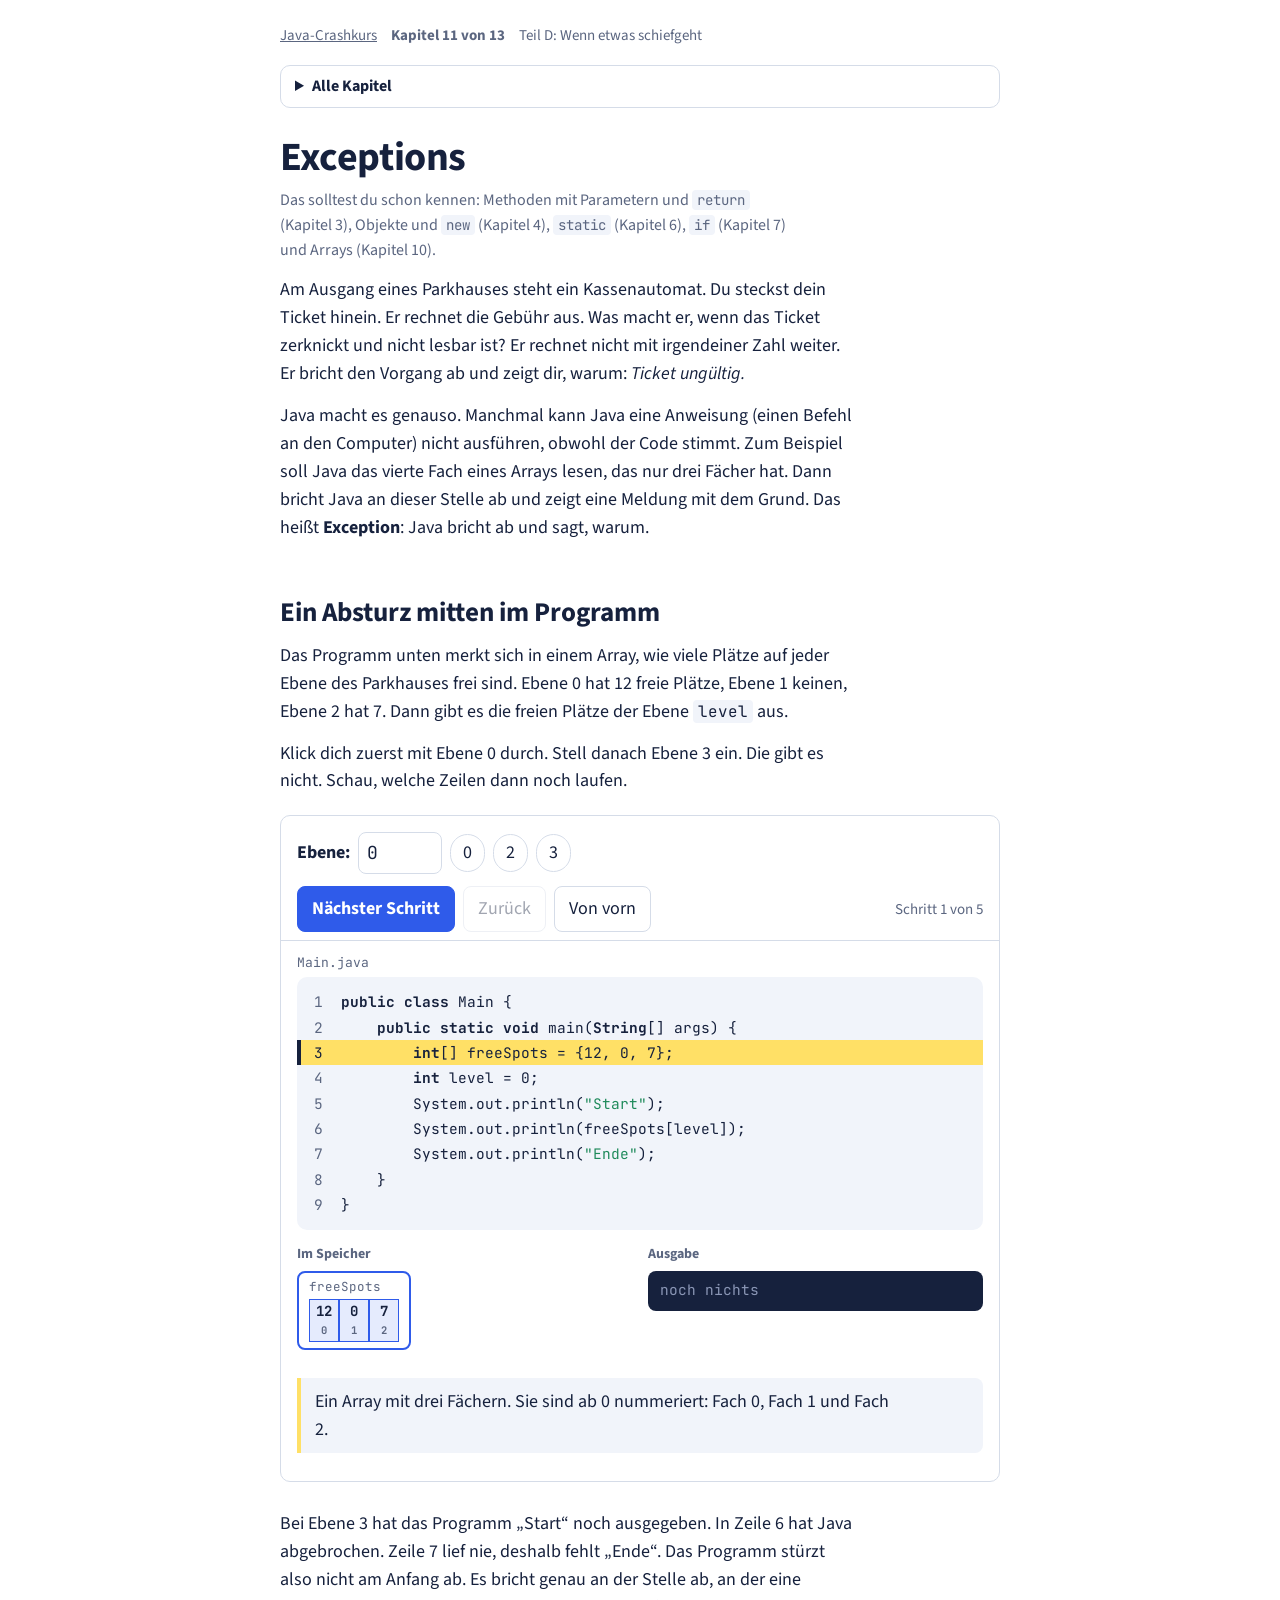
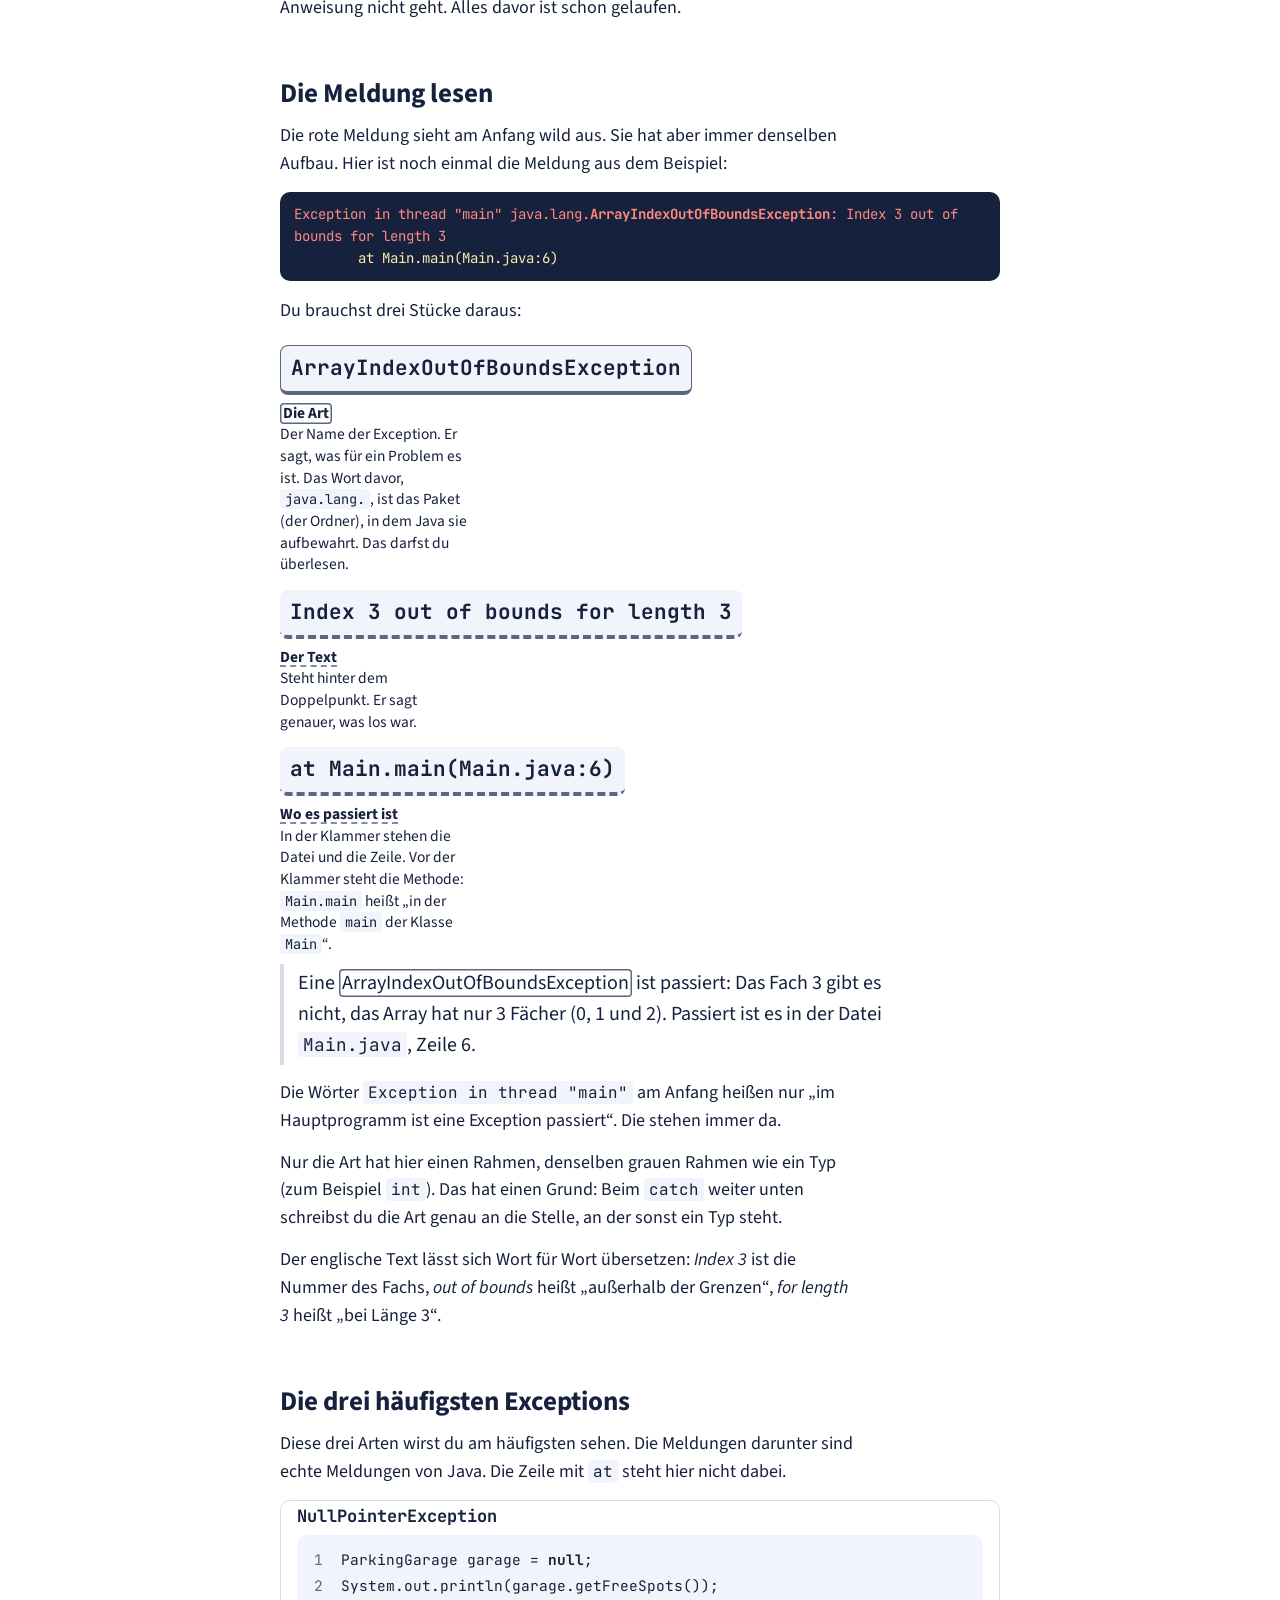
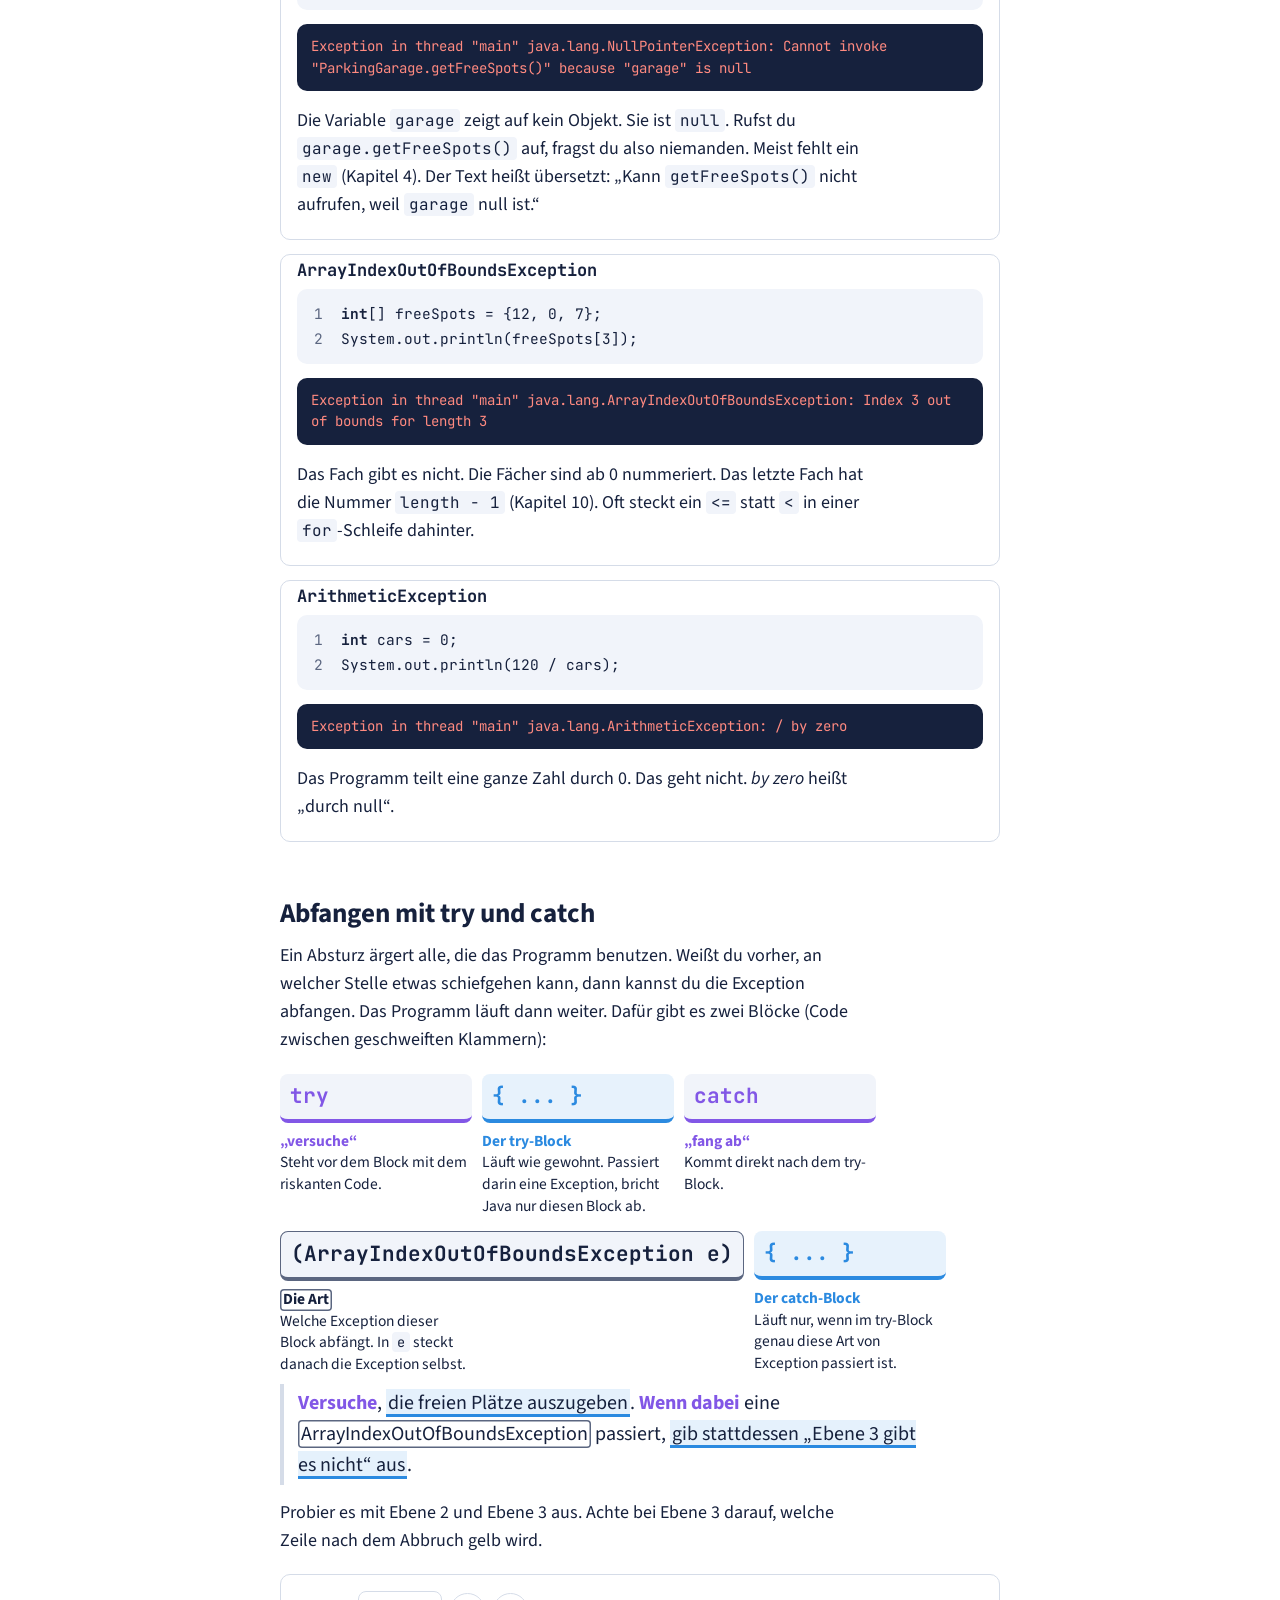
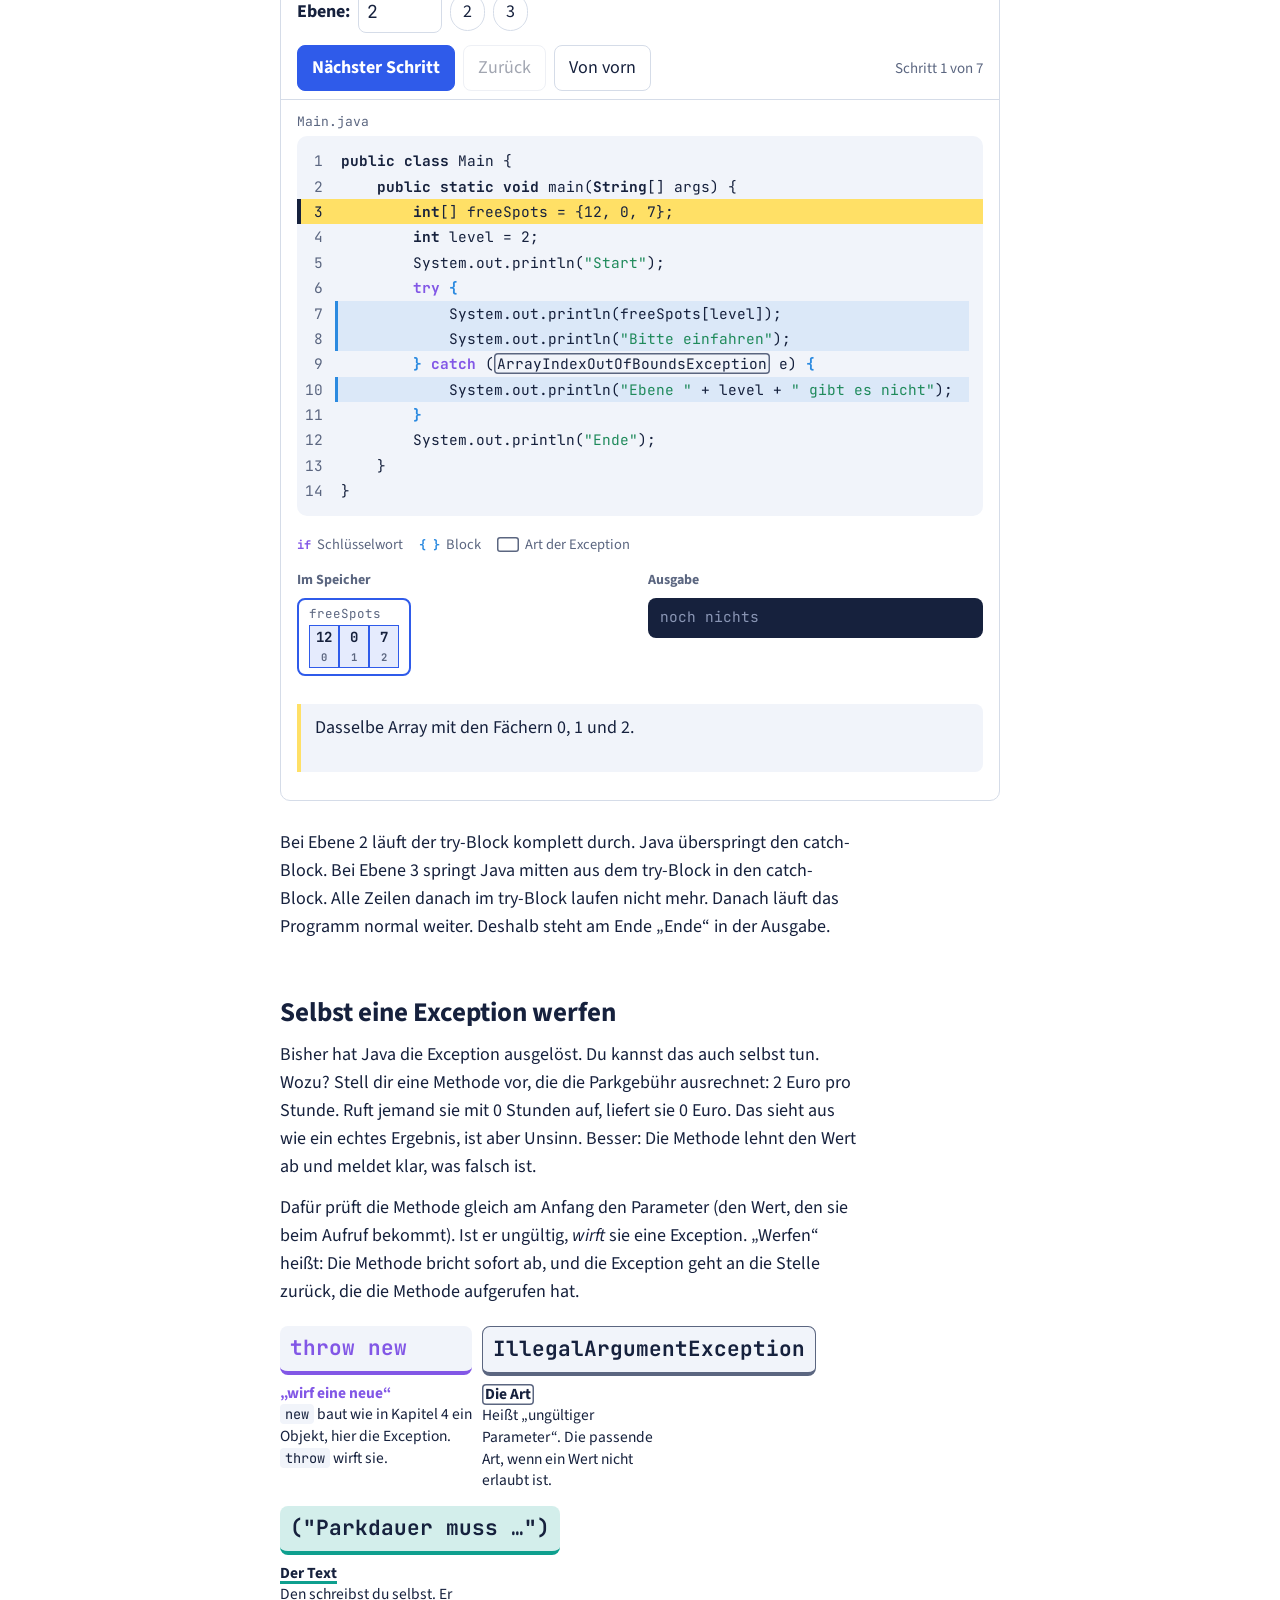
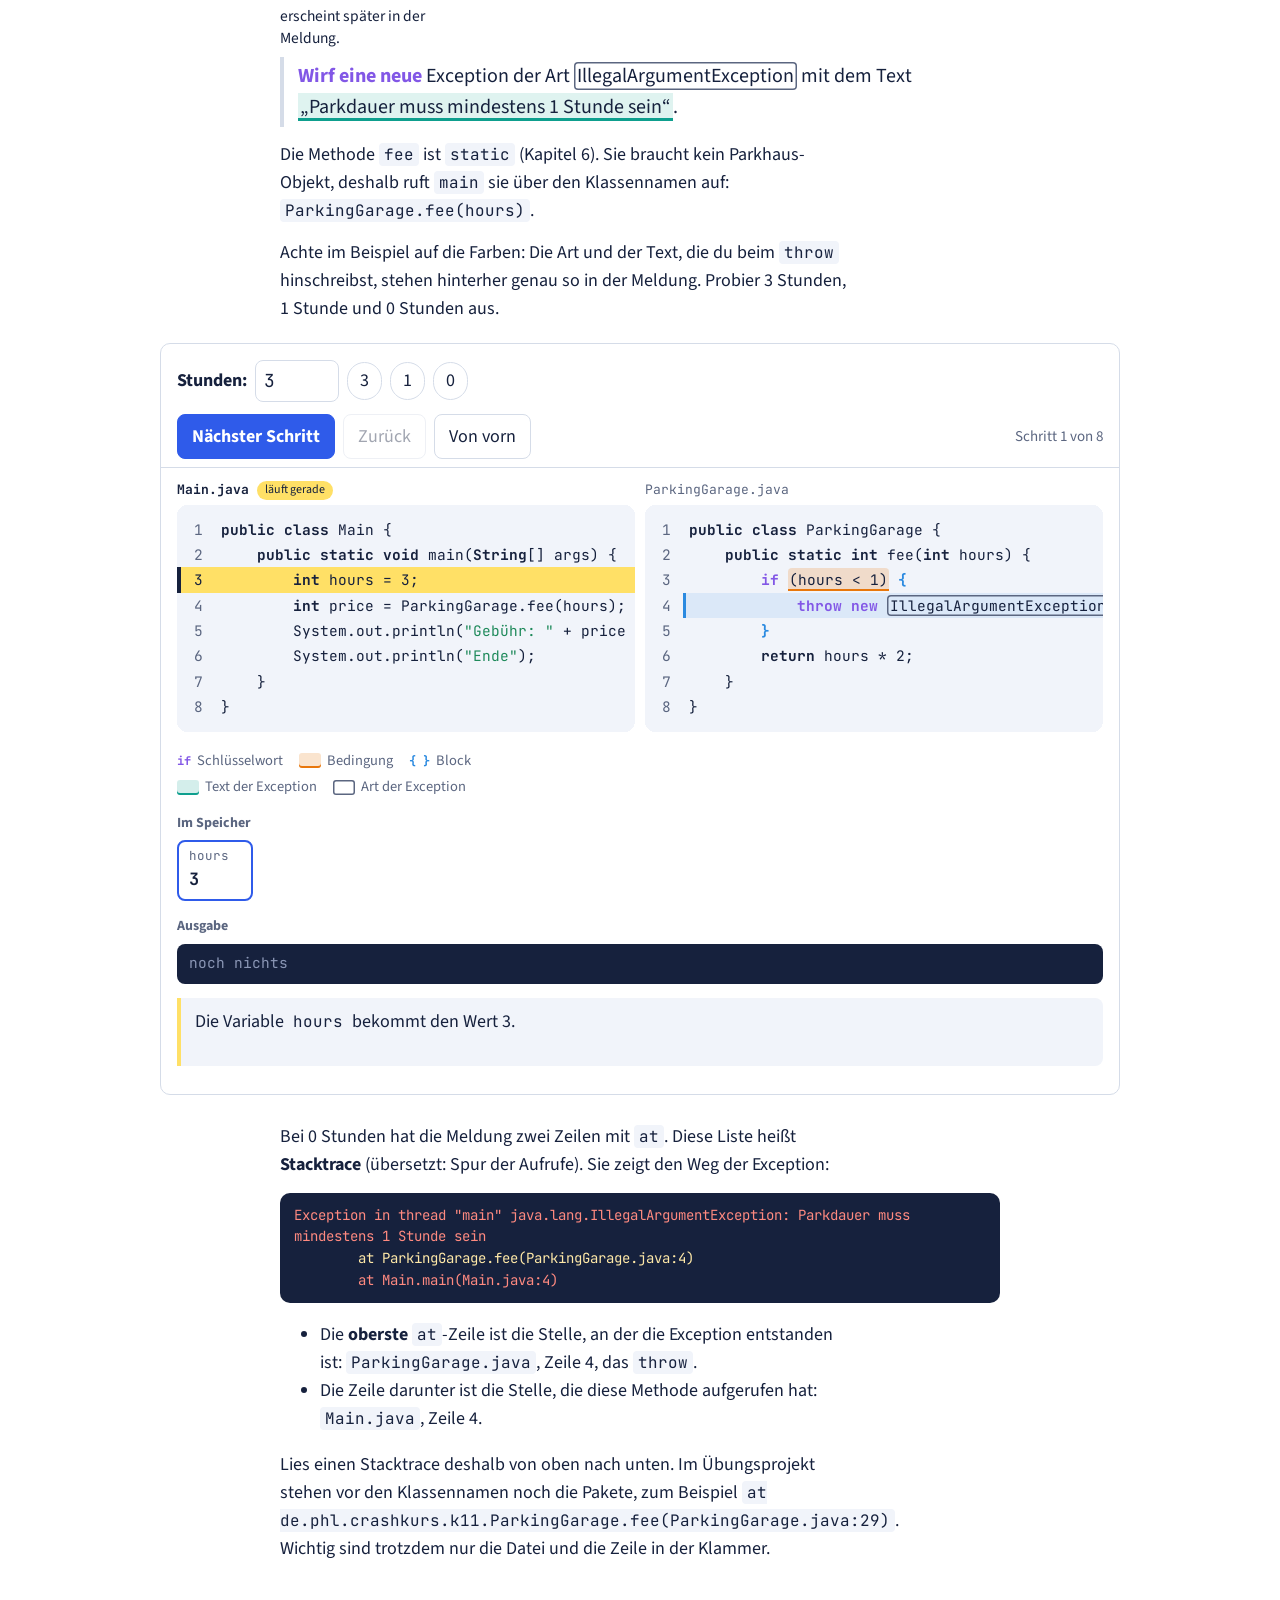
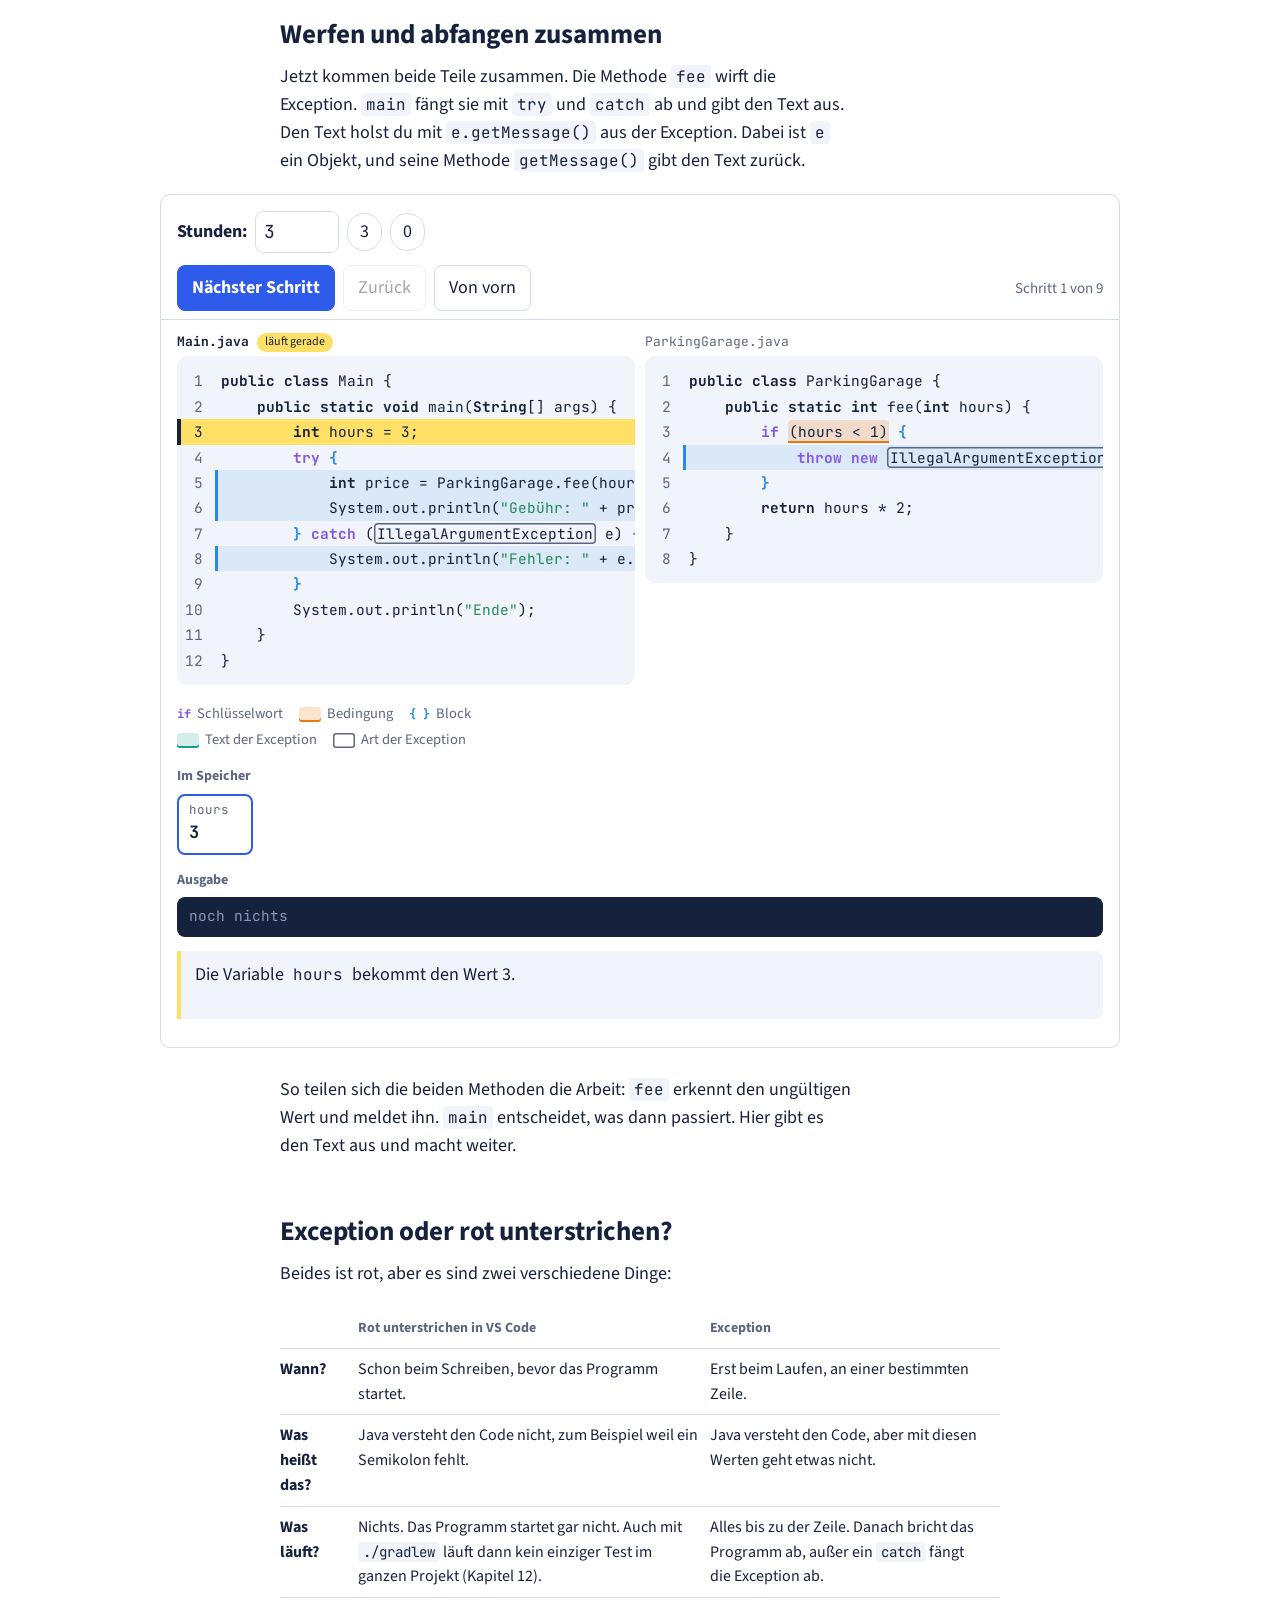
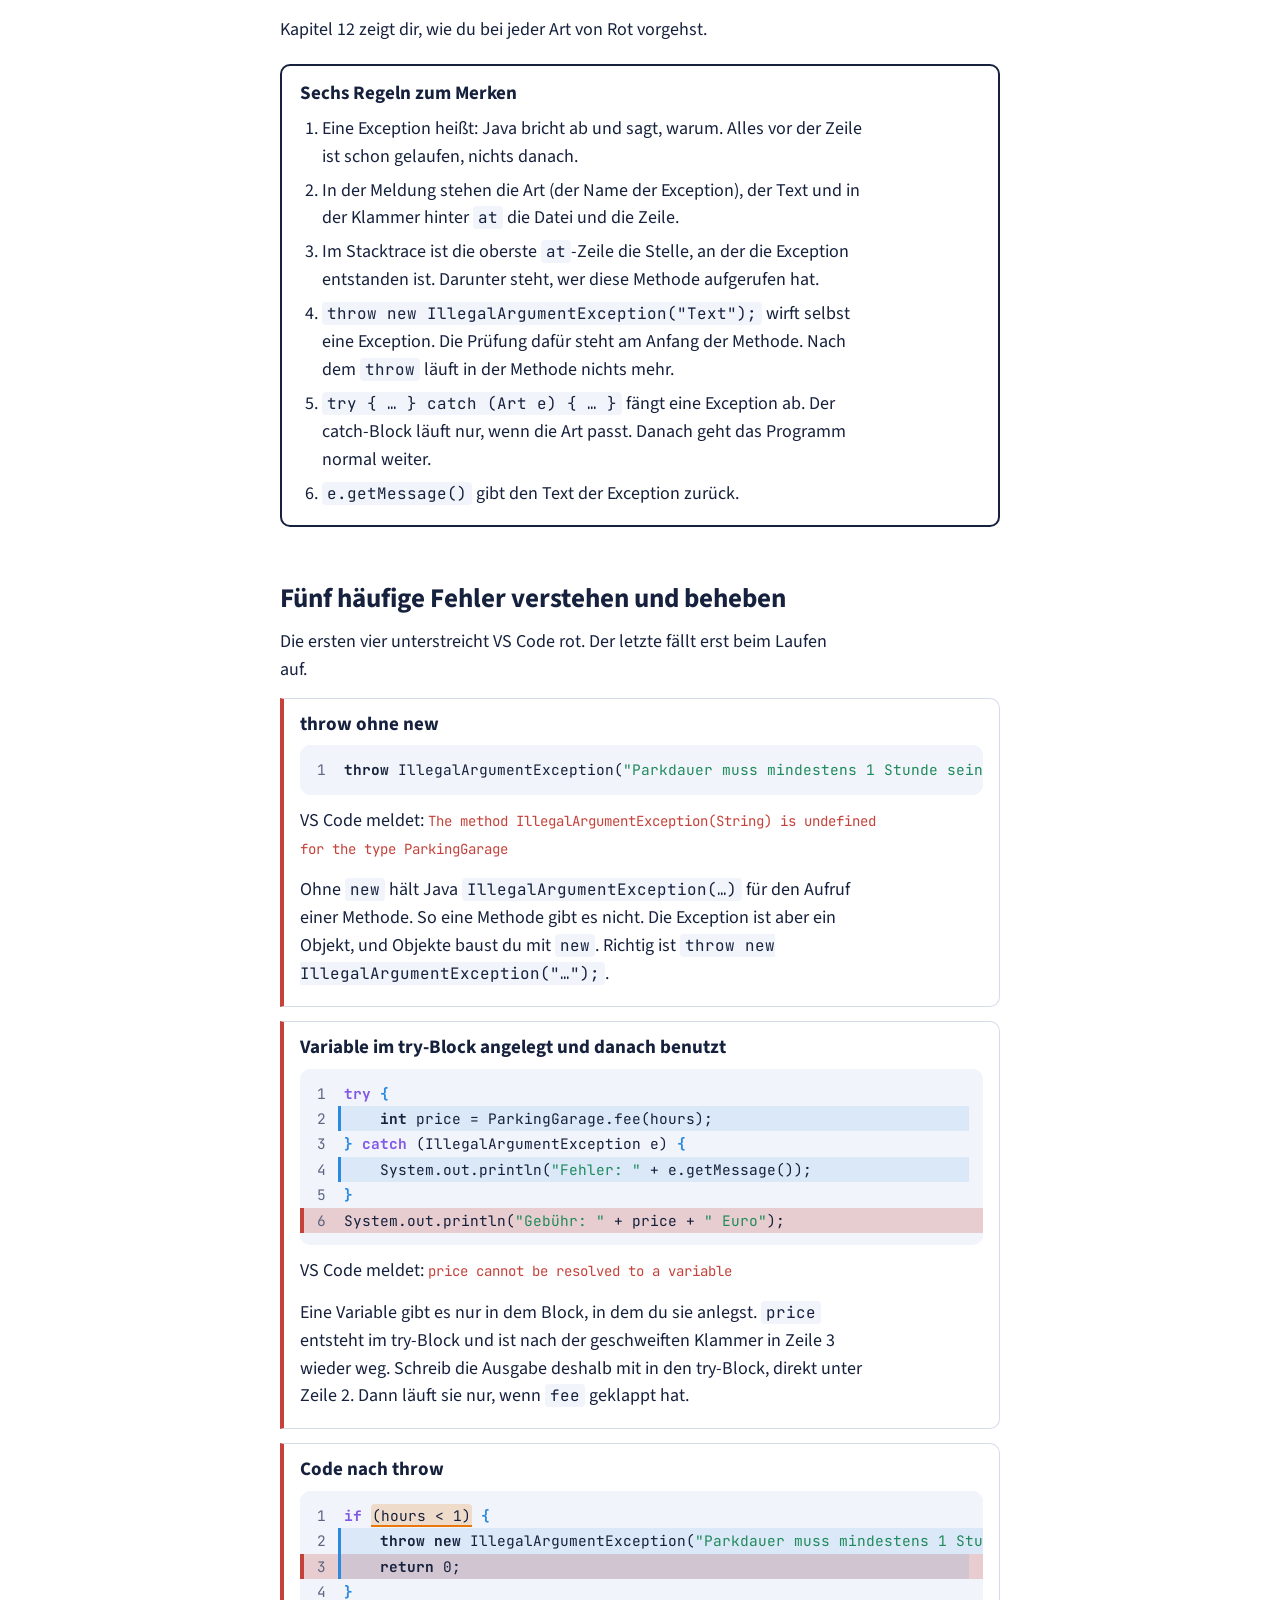
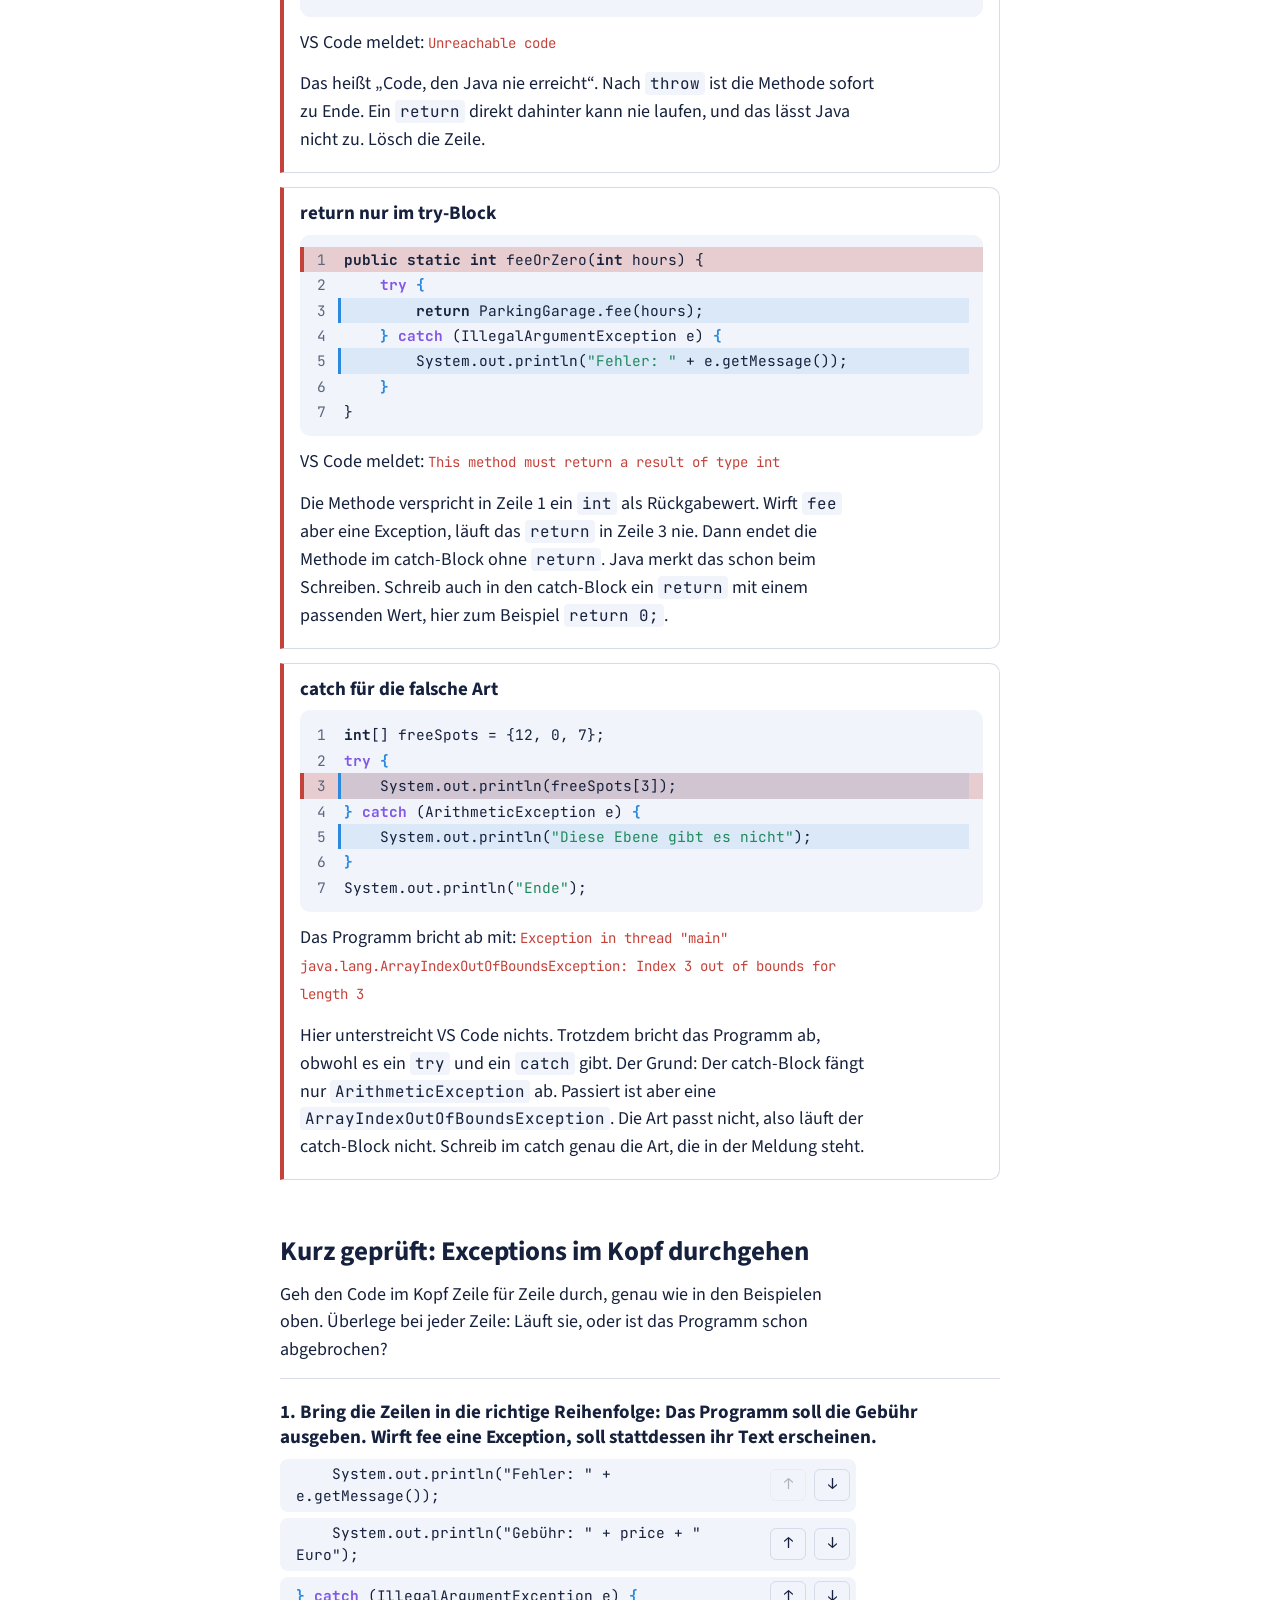
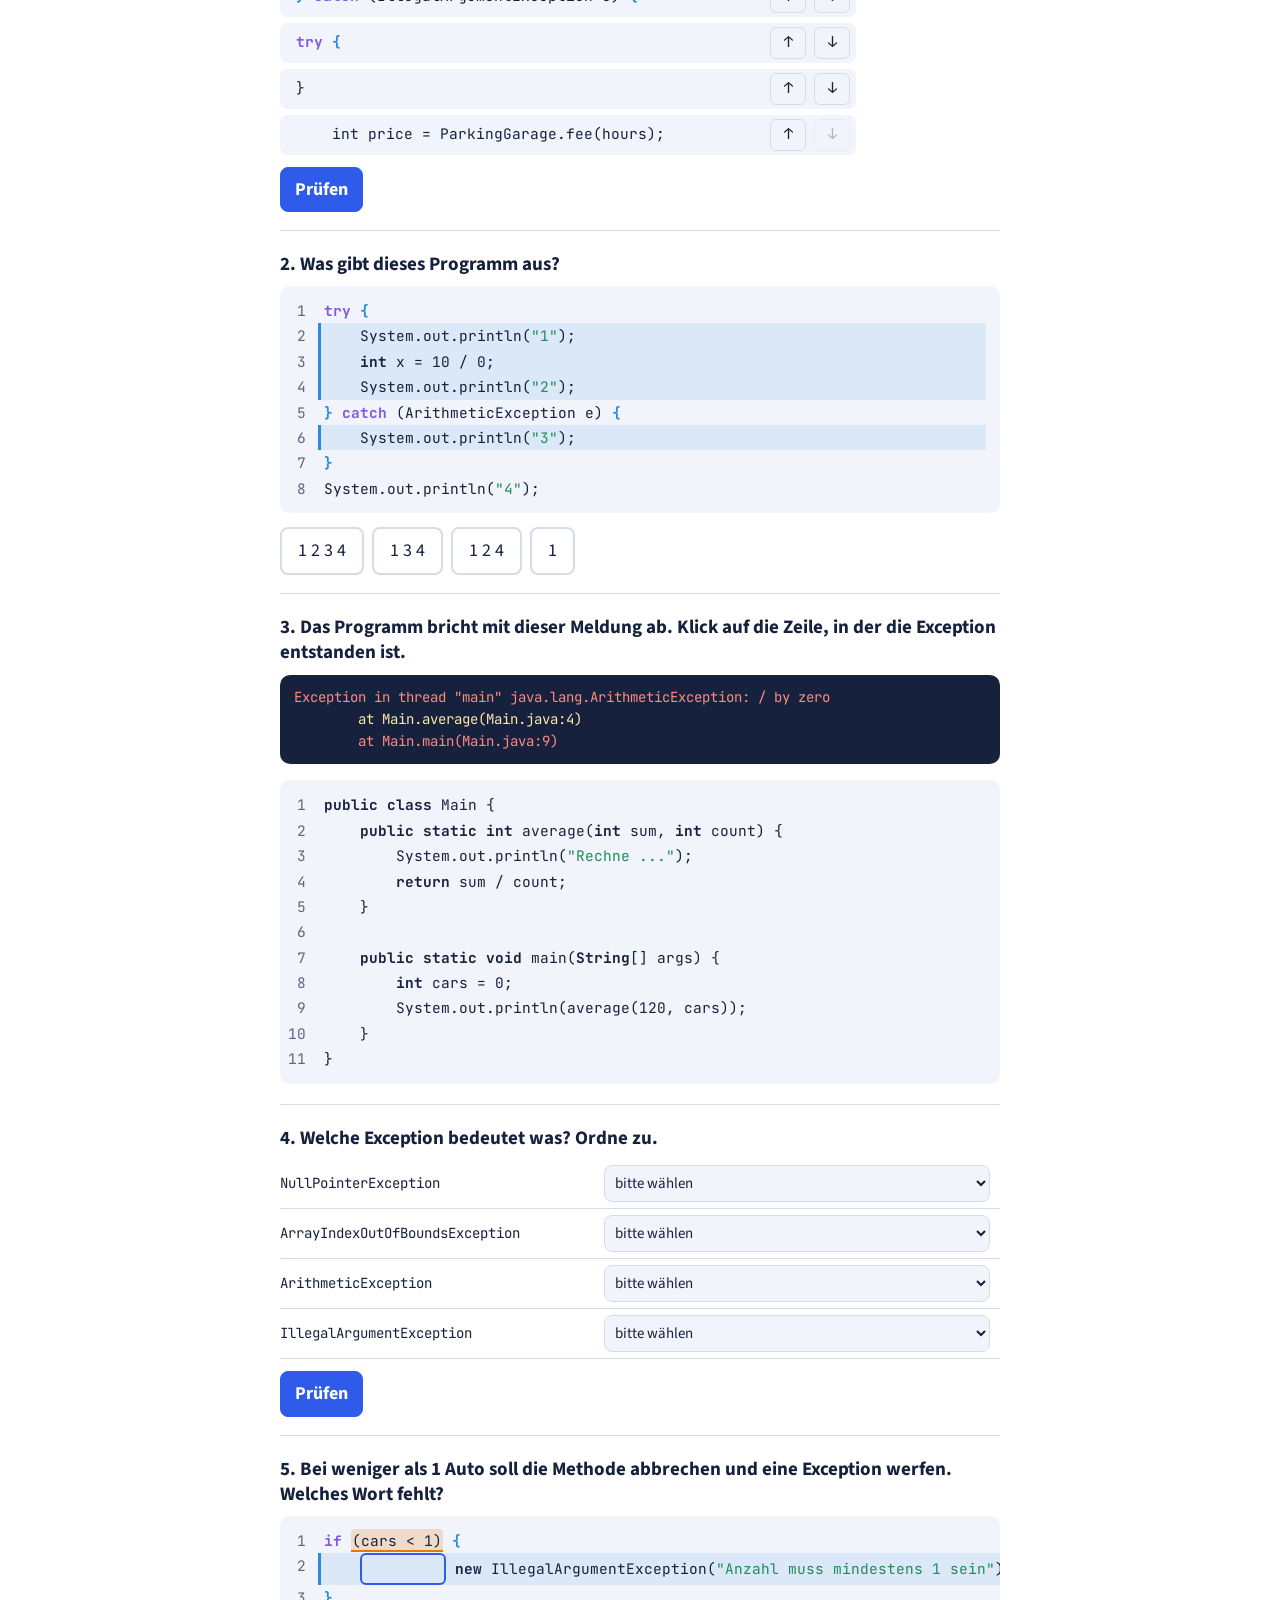
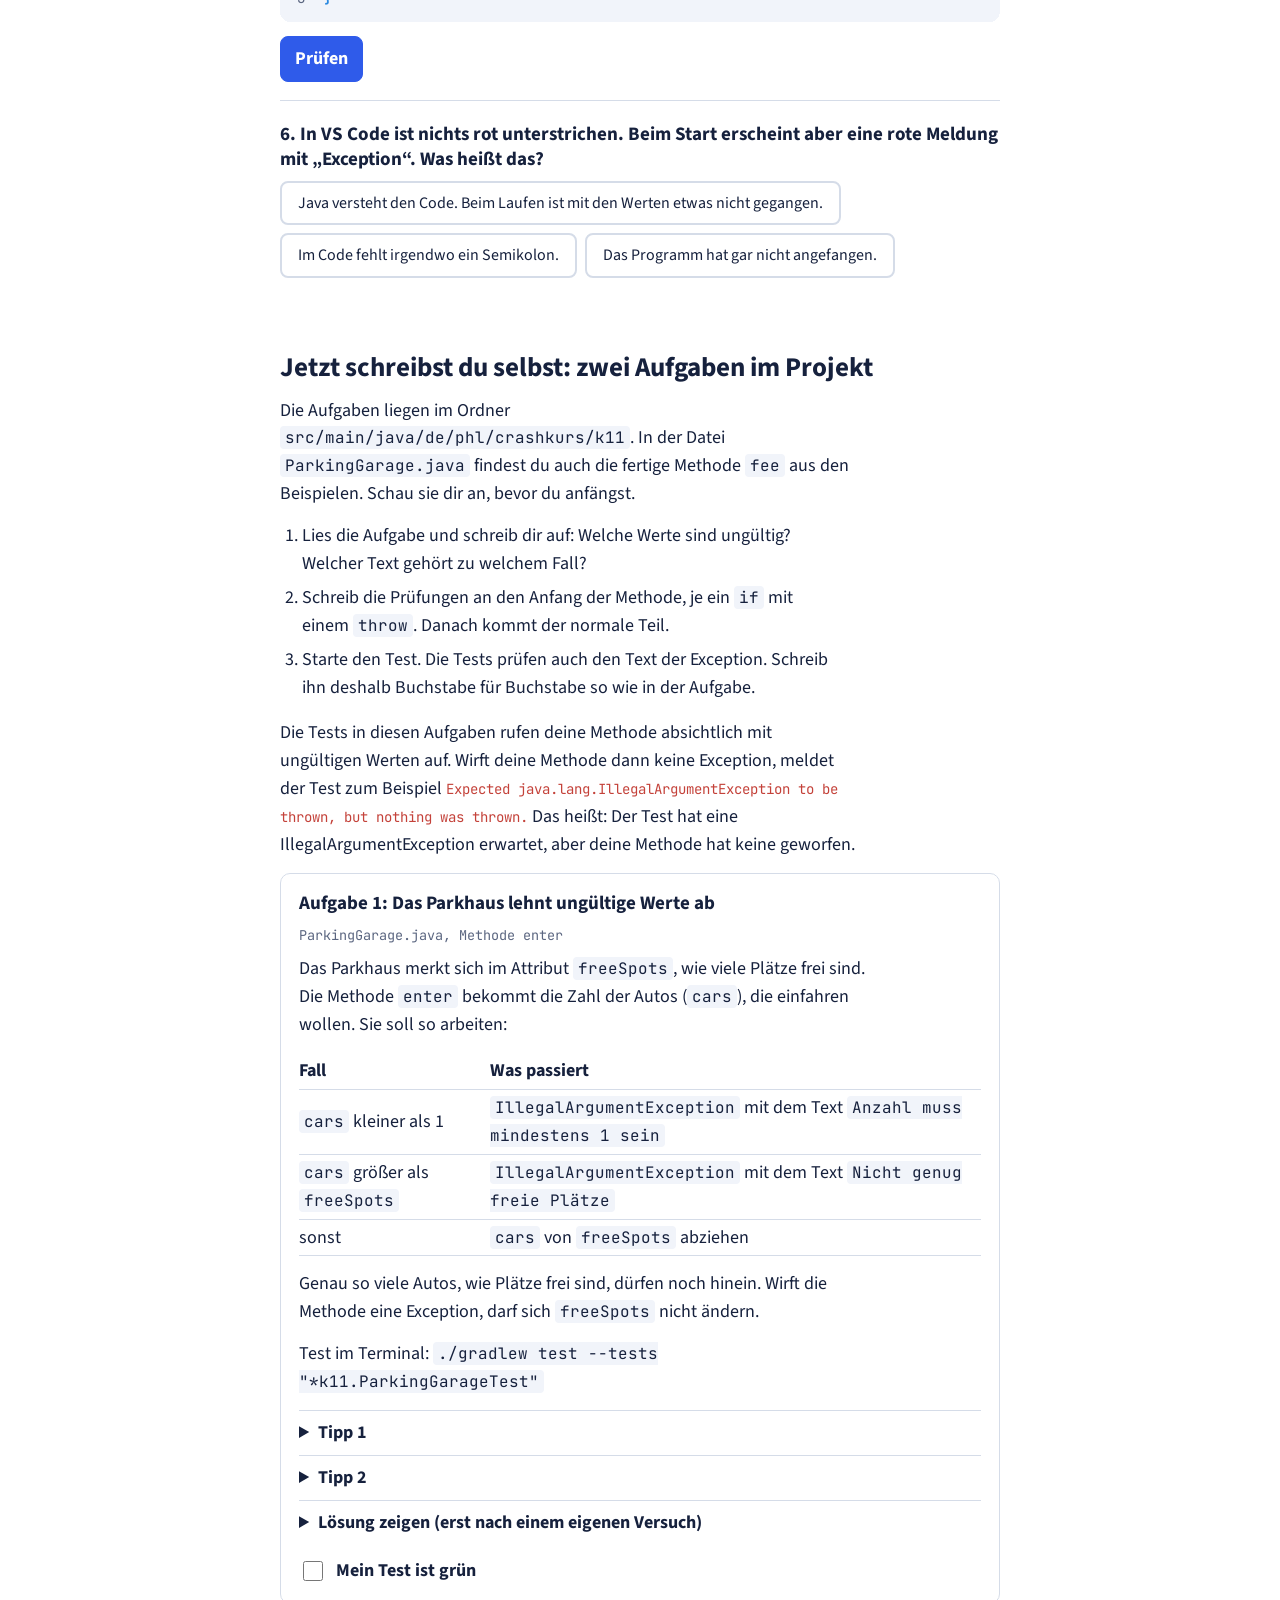
<file: docs/kapitel-11.html>
<!doctype html>
<html lang="de">
<head>
<meta charset="utf-8">
<meta name="viewport" content="width=device-width, initial-scale=1">
<title>Kapitel 11: Exceptions – Java-Crashkurs</title>
<link rel="preconnect" href="https://fonts.googleapis.com">
<link rel="preconnect" href="https://fonts.gstatic.com" crossorigin>
<link href="https://fonts.googleapis.com/css2?family=Source+Sans+3:ital,wght@0,400;0,700;1,400&family=JetBrains+Mono:wght@400;700&display=swap" rel="stylesheet">
<link rel="stylesheet" href="kurs.css">
<style>
/* Nur in diesem Kapitel: eine Meldung so zeigen, wie sie im Terminal steht, und Teile ohne Rollenfarbe im Schaubild (gestrichelt). */
.k11-meldung { font-family: var(--k-mono); font-size: 14px; line-height: 1.55; background: #16213D; color: #FF8A80; border-radius: var(--k-radius); padding: 12px 14px; margin: 10px 0 16px; white-space: pre-wrap; overflow-wrap: anywhere; }
.k11-meldung .k11-wo { color: #FFE9A8; }
.aufbau .teil.k11-neutral .stueck { border-bottom-style: dashed; border-bottom-color: var(--k-muted); }
.aufbau .teil.k11-neutral .heisst b { text-decoration: underline dashed var(--k-muted); text-underline-offset: 4px; }
.k11-tabelle { width: 100%; border-collapse: collapse; margin: 8px 0 18px; font-size: 16px; }
.k11-tabelle th, .k11-tabelle td { text-align: left; vertical-align: top; padding: 8px 12px 8px 0; border-bottom: 1px solid var(--k-line); }
.k11-tabelle th { font-size: 14px; color: var(--k-muted); }
.k11-tabelle code { overflow-wrap: anywhere; }
.k11-rahmen { overflow-x: auto; }
.k11-art { border: 1px solid var(--k-line); border-radius: var(--k-radius); padding: 4px 16px 6px; margin: 0 0 14px; }
.k11-art h3 { font-family: var(--k-mono); font-size: 17px; overflow-wrap: anywhere; }
</style>
</head>
<body>
<main class="kurs">

  <p class="vorwissen">Das solltest du schon kennen: Methoden mit Parametern und <code>return</code> (Kapitel 3), Objekte und <code>new</code> (Kapitel 4), <code>static</code> (Kapitel 6), <code>if</code> (Kapitel 7) und Arrays (Kapitel 10).</p>

  <p>Am Ausgang eines Parkhauses steht ein Kassenautomat. Du steckst dein Ticket hinein. Er rechnet die Gebühr aus. Was macht er, wenn das Ticket zerknickt und nicht lesbar ist? Er rechnet nicht mit irgendeiner Zahl weiter. Er bricht den Vorgang ab und zeigt dir, warum: <em>Ticket ungültig.</em></p>
  <p>Java macht es genauso. Manchmal kann Java eine Anweisung (einen Befehl an den Computer) nicht ausführen, obwohl der Code stimmt. Zum Beispiel soll Java das vierte Fach eines Arrays lesen, das nur drei Fächer hat. Dann bricht Java an dieser Stelle ab und zeigt eine Meldung mit dem Grund. Das heißt <strong>Exception</strong>: Java bricht ab und sagt, warum.</p>

  <h2>Ein Absturz mitten im Programm</h2>
  <p>Das Programm unten merkt sich in einem Array, wie viele Plätze auf jeder Ebene des Parkhauses frei sind. Ebene 0 hat 12 freie Plätze, Ebene 1 keinen, Ebene 2 hat 7. Dann gibt es die freien Plätze der Ebene <code>level</code> aus.</p>
  <p>Klick dich zuerst mit Ebene 0 durch. Stell danach Ebene 3 ein. Die gibt es nicht. Schau, welche Zeilen dann noch laufen.</p>

  <div id="lauf1"></div>

  <p>Bei Ebene 3 hat das Programm „Start“ noch ausgegeben. In Zeile 6 hat Java abgebrochen. Zeile 7 lief nie, deshalb fehlt „Ende“. Das Programm stürzt also nicht am Anfang ab. Es bricht genau an der Stelle ab, an der eine Anweisung nicht geht. Alles davor ist schon gelaufen.</p>

  <h2>Die Meldung lesen</h2>
  <p>Die rote Meldung sieht am Anfang wild aus. Sie hat aber immer denselben Aufbau. Hier ist noch einmal die Meldung aus dem Beispiel:</p>
  <pre class="k11-meldung">Exception in thread "main" java.lang.<b>ArrayIndexOutOfBoundsException</b>: Index 3 out of bounds for length 3
<span class="k11-wo">	at Main.main(Main.java:6)</span></pre>
  <p>Du brauchst drei Stücke daraus:</p>

  <div class="aufbau">
    <div class="teil" data-farbe="typ"><span class="stueck">ArrayIndexOutOfBoundsException</span><span class="heisst"><b>Die Art</b>Der Name der Exception. Er sagt, was für ein Problem es ist. Das Wort davor, <code>java.lang.</code>, ist das Paket (der Ordner), in dem Java sie aufbewahrt. Das darfst du überlesen.</span></div>
    <div class="teil k11-neutral"><span class="stueck">Index 3 out of bounds for length 3</span><span class="heisst"><b>Der Text</b>Steht hinter dem Doppelpunkt. Er sagt genauer, was los war.</span></div>
    <div class="teil k11-neutral"><span class="stueck">at Main.main(Main.java:6)</span><span class="heisst"><b>Wo es passiert ist</b>In der Klammer stehen die Datei und die Zeile. Vor der Klammer steht die Methode: <code>Main.main</code> heißt „in der Methode <code>main</code> der Klasse <code>Main</code>“.</span></div>
  </div>

  <p class="vorlesen">Eine <span class="t-typ">ArrayIndexOutOfBoundsException</span> ist passiert: Das Fach 3 gibt es nicht, das Array hat nur 3 Fächer (0, 1 und 2). Passiert ist es in der Datei <code>Main.java</code>, Zeile 6.</p>
  <p>Die Wörter <code>Exception in thread "main"</code> am Anfang heißen nur „im Hauptprogramm ist eine Exception passiert“. Die stehen immer da.</p>
  <p>Nur die Art hat hier einen Rahmen, denselben grauen Rahmen wie ein Typ (zum Beispiel <code>int</code>). Das hat einen Grund: Beim <code>catch</code> weiter unten schreibst du die Art genau an die Stelle, an der sonst ein Typ steht.</p>
  <p>Der englische Text lässt sich Wort für Wort übersetzen: <em>Index 3</em> ist die Nummer des Fachs, <em>out of bounds</em> heißt „außerhalb der Grenzen“, <em>for length 3</em> heißt „bei Länge 3“.</p>

  <h2>Die drei häufigsten Exceptions</h2>
  <p>Diese drei Arten wirst du am häufigsten sehen. Die Meldungen darunter sind echte Meldungen von Java. Die Zeile mit <code>at</code> steht hier nicht dabei.</p>
  <div class="k11-art">
    <h3>NullPointerException</h3>
    <div class="code" data-code='ParkingGarage garage = null;
System.out.println(garage.getFreeSpots());'></div>
    <pre class="k11-meldung">Exception in thread "main" java.lang.NullPointerException: Cannot invoke "ParkingGarage.getFreeSpots()" because "garage" is null</pre>
    <p>Die Variable <code>garage</code> zeigt auf kein Objekt. Sie ist <code>null</code>. Rufst du <code>garage.getFreeSpots()</code> auf, fragst du also niemanden. Meist fehlt ein <code>new</code> (Kapitel 4). Der Text heißt übersetzt: „Kann <code>getFreeSpots()</code> nicht aufrufen, weil <code>garage</code> null ist.“</p>
  </div>
  <div class="k11-art">
    <h3>ArrayIndexOutOfBoundsException</h3>
    <div class="code" data-code='int[] freeSpots = {12, 0, 7};
System.out.println(freeSpots[3]);'></div>
    <pre class="k11-meldung">Exception in thread "main" java.lang.ArrayIndexOutOfBoundsException: Index 3 out of bounds for length 3</pre>
    <p>Das Fach gibt es nicht. Die Fächer sind ab 0 nummeriert. Das letzte Fach hat die Nummer <code>length - 1</code> (Kapitel 10). Oft steckt ein <code>&lt;=</code> statt <code>&lt;</code> in einer <code>for</code>-Schleife dahinter.</p>
  </div>
  <div class="k11-art">
    <h3>ArithmeticException</h3>
    <div class="code" data-code='int cars = 0;
System.out.println(120 / cars);'></div>
    <pre class="k11-meldung">Exception in thread "main" java.lang.ArithmeticException: / by zero</pre>
    <p>Das Programm teilt eine ganze Zahl durch 0. Das geht nicht. <em>by zero</em> heißt „durch null“.</p>
  </div>

  <h2>Abfangen mit try und catch</h2>
  <p>Ein Absturz ärgert alle, die das Programm benutzen. Weißt du vorher, an welcher Stelle etwas schiefgehen kann, dann kannst du die Exception abfangen. Das Programm läuft dann weiter. Dafür gibt es zwei Blöcke (Code zwischen geschweiften Klammern):</p>

  <div class="aufbau">
    <div class="teil" data-farbe="violett"><span class="stueck">try</span><span class="heisst"><b>„versuche“</b>Steht vor dem Block mit dem riskanten Code.</span></div>
    <div class="teil" data-farbe="blau"><span class="stueck">{ ... }</span><span class="heisst"><b>Der try-Block</b>Läuft wie gewohnt. Passiert darin eine Exception, bricht Java nur diesen Block ab.</span></div>
    <div class="teil" data-farbe="violett"><span class="stueck">catch</span><span class="heisst"><b>„fang ab“</b>Kommt direkt nach dem try-Block.</span></div>
    <div class="teil" data-farbe="typ"><span class="stueck">(ArrayIndexOutOfBoundsException e)</span><span class="heisst"><b>Die Art</b>Welche Exception dieser Block abfängt. In <code>e</code> steckt danach die Exception selbst.</span></div>
    <div class="teil" data-farbe="blau"><span class="stueck">{ ... }</span><span class="heisst"><b>Der catch-Block</b>Läuft nur, wenn im try-Block genau diese Art von Exception passiert ist.</span></div>
  </div>

  <p class="vorlesen"><span class="t-violett">Versuche</span>, <span class="t-blau">die freien Plätze auszugeben</span>. <span class="t-violett">Wenn dabei</span> eine <span class="t-typ">ArrayIndexOutOfBoundsException</span> passiert, <span class="t-blau">gib stattdessen „Ebene 3 gibt es nicht“ aus</span>.</p>
  <p>Probier es mit Ebene 2 und Ebene 3 aus. Achte bei Ebene 3 darauf, welche Zeile nach dem Abbruch gelb wird.</p>

  <div id="lauf2"></div>

  <p>Bei Ebene 2 läuft der try-Block komplett durch. Java überspringt den catch-Block. Bei Ebene 3 springt Java mitten aus dem try-Block in den catch-Block. Alle Zeilen danach im try-Block laufen nicht mehr. Danach läuft das Programm normal weiter. Deshalb steht am Ende „Ende“ in der Ausgabe.</p>

  <h2>Selbst eine Exception werfen</h2>
  <p>Bisher hat Java die Exception ausgelöst. Du kannst das auch selbst tun. Wozu? Stell dir eine Methode vor, die die Parkgebühr ausrechnet: 2 Euro pro Stunde. Ruft jemand sie mit 0 Stunden auf, liefert sie 0 Euro. Das sieht aus wie ein echtes Ergebnis, ist aber Unsinn. Besser: Die Methode lehnt den Wert ab und meldet klar, was falsch ist.</p>
  <p>Dafür prüft die Methode gleich am Anfang den Parameter (den Wert, den sie beim Aufruf bekommt). Ist er ungültig, <em>wirft</em> sie eine Exception. „Werfen“ heißt: Die Methode bricht sofort ab, und die Exception geht an die Stelle zurück, die die Methode aufgerufen hat.</p>

  <div class="aufbau">
    <div class="teil" data-farbe="violett"><span class="stueck">throw new</span><span class="heisst"><b>„wirf eine neue“</b><code>new</code> baut wie in Kapitel 4 ein Objekt, hier die Exception. <code>throw</code> wirft sie.</span></div>
    <div class="teil" data-farbe="typ"><span class="stueck">IllegalArgumentException</span><span class="heisst"><b>Die Art</b>Heißt „ungültiger Parameter“. Die passende Art, wenn ein Wert nicht erlaubt ist.</span></div>
    <div class="teil" data-farbe="tuerkis"><span class="stueck">("Parkdauer muss …")</span><span class="heisst"><b>Der Text</b>Den schreibst du selbst. Er erscheint später in der Meldung.</span></div>
  </div>

  <p class="vorlesen"><span class="t-violett">Wirf eine neue</span> Exception der Art <span class="t-typ">IllegalArgumentException</span> mit dem Text <span class="t-tuerkis">„Parkdauer muss mindestens 1 Stunde sein“</span>.</p>
  <p>Die Methode <code>fee</code> ist <code>static</code> (Kapitel 6). Sie braucht kein Parkhaus-Objekt, deshalb ruft <code>main</code> sie über den Klassennamen auf: <code>ParkingGarage.fee(hours)</code>.</p>
  <p>Achte im Beispiel auf die Farben: Die Art und der Text, die du beim <code>throw</code> hinschreibst, stehen hinterher genau so in der Meldung. Probier 3 Stunden, 1 Stunde und 0 Stunden aus.</p>

  <div id="lauf3"></div>

  <p>Bei 0 Stunden hat die Meldung zwei Zeilen mit <code>at</code>. Diese Liste heißt <strong>Stacktrace</strong> (übersetzt: Spur der Aufrufe). Sie zeigt den Weg der Exception:</p>
  <pre class="k11-meldung">Exception in thread "main" java.lang.IllegalArgumentException: Parkdauer muss mindestens 1 Stunde sein
<span class="k11-wo">	at ParkingGarage.fee(ParkingGarage.java:4)</span>
	at Main.main(Main.java:4)</pre>
  <ul>
    <li>Die <strong>oberste</strong> <code>at</code>-Zeile ist die Stelle, an der die Exception entstanden ist: <code>ParkingGarage.java</code>, Zeile 4, das <code>throw</code>.</li>
    <li>Die Zeile darunter ist die Stelle, die diese Methode aufgerufen hat: <code>Main.java</code>, Zeile 4.</li>
  </ul>
  <p>Lies einen Stacktrace deshalb von oben nach unten. Im Übungsprojekt stehen vor den Klassennamen noch die Pakete, zum Beispiel <code>at de.phl.crashkurs.k11.ParkingGarage.fee(ParkingGarage.java:29)</code>. Wichtig sind trotzdem nur die Datei und die Zeile in der Klammer.</p>

  <h2>Werfen und abfangen zusammen</h2>
  <p>Jetzt kommen beide Teile zusammen. Die Methode <code>fee</code> wirft die Exception. <code>main</code> fängt sie mit <code>try</code> und <code>catch</code> ab und gibt den Text aus. Den Text holst du mit <code>e.getMessage()</code> aus der Exception. Dabei ist <code>e</code> ein Objekt, und seine Methode <code>getMessage()</code> gibt den Text zurück.</p>

  <div id="lauf4"></div>

  <p>So teilen sich die beiden Methoden die Arbeit: <code>fee</code> erkennt den ungültigen Wert und meldet ihn. <code>main</code> entscheidet, was dann passiert. Hier gibt es den Text aus und macht weiter.</p>

  <h2>Exception oder rot unterstrichen?</h2>
  <p>Beides ist rot, aber es sind zwei verschiedene Dinge:</p>
  <div class="k11-rahmen">
  <table class="k11-tabelle">
    <tr><th></th><th>Rot unterstrichen in VS Code</th><th>Exception</th></tr>
    <tr><td><strong>Wann?</strong></td><td>Schon beim Schreiben, bevor das Programm startet.</td><td>Erst beim Laufen, an einer bestimmten Zeile.</td></tr>
    <tr><td><strong>Was heißt das?</strong></td><td>Java versteht den Code nicht, zum Beispiel weil ein Semikolon fehlt.</td><td>Java versteht den Code, aber mit diesen Werten geht etwas nicht.</td></tr>
    <tr><td><strong>Was läuft?</strong></td><td>Nichts. Das Programm startet gar nicht. Auch mit <code>./gradlew</code> läuft dann kein einziger Test im ganzen Projekt (Kapitel 12).</td><td>Alles bis zu der Zeile. Danach bricht das Programm ab, außer ein <code>catch</code> fängt die Exception ab.</td></tr>
  </table>
  </div>
  <p>Kapitel 12 zeigt dir, wie du bei jeder Art von Rot vorgehst.</p>

  <div class="merke">
    <h3>Sechs Regeln zum Merken</h3>
    <ol>
      <li>Eine Exception heißt: Java bricht ab und sagt, warum. Alles vor der Zeile ist schon gelaufen, nichts danach.</li>
      <li>In der Meldung stehen die Art (der Name der Exception), der Text und in der Klammer hinter <code>at</code> die Datei und die Zeile.</li>
      <li>Im Stacktrace ist die oberste <code>at</code>-Zeile die Stelle, an der die Exception entstanden ist. Darunter steht, wer diese Methode aufgerufen hat.</li>
      <li><code>throw new IllegalArgumentException("Text");</code> wirft selbst eine Exception. Die Prüfung dafür steht am Anfang der Methode. Nach dem <code>throw</code> läuft in der Methode nichts mehr.</li>
      <li><code>try { … } catch (Art e) { … }</code> fängt eine Exception ab. Der catch-Block läuft nur, wenn die Art passt. Danach geht das Programm normal weiter.</li>
      <li><code>e.getMessage()</code> gibt den Text der Exception zurück.</li>
    </ol>
  </div>

  <h2>Fünf häufige Fehler verstehen und beheben</h2>
  <p>Die ersten vier unterstreicht VS Code rot. Der letzte fällt erst beim Laufen auf.</p>
  <div id="fehler"></div>

  <h2>Kurz geprüft: Exceptions im Kopf durchgehen</h2>
  <p>Geh den Code im Kopf Zeile für Zeile durch, genau wie in den Beispielen oben. Überlege bei jeder Zeile: Läuft sie, oder ist das Programm schon abgebrochen?</p>
  <div id="fragen"></div>

  <h2>Jetzt schreibst du selbst: zwei Aufgaben im Projekt</h2>
  <p>Die Aufgaben liegen im Ordner <code>src/main/java/de/phl/crashkurs/k11</code>. In der Datei <code>ParkingGarage.java</code> findest du auch die fertige Methode <code>fee</code> aus den Beispielen. Schau sie dir an, bevor du anfängst.</p>
  <ol class="schritte">
    <li>Lies die Aufgabe und schreib dir auf: Welche Werte sind ungültig? Welcher Text gehört zu welchem Fall?</li>
    <li>Schreib die Prüfungen an den Anfang der Methode, je ein <code>if</code> mit einem <code>throw</code>. Danach kommt der normale Teil.</li>
    <li>Starte den Test. Die Tests prüfen auch den Text der Exception. Schreib ihn deshalb Buchstabe für Buchstabe so wie in der Aufgabe.</li>
  </ol>
  <p>Die Tests in diesen Aufgaben rufen deine Methode absichtlich mit ungültigen Werten auf. Wirft deine Methode dann keine Exception, meldet der Test zum Beispiel <span class="meldung">Expected java.lang.IllegalArgumentException to be thrown, but nothing was thrown.</span> Das heißt: Der Test hat eine IllegalArgumentException erwartet, aber deine Methode hat keine geworfen.</p>
  <div id="aufgaben"></div>

</main>

<script src="kurs.js"></script>
<script>
(function () {
  var urteil = Kurs.urteil;

  /* Main.java für Lauf 1 und 2: eine ganze Klasse, damit „Main.java:6“ in der Meldung echt ist. */
  function ebenenCode(v, mitTry) {
    var z = ['public class Main {', '    public static void main(String[] args) {', '        int[] freeSpots = {12, 0, 7};', '        int level = ' + v + ';', '        System.out.println("Start");'];
    if (mitTry) z = z.concat(['        try {', '            System.out.println(freeSpots[level]);', '            System.out.println("Bitte einfahren");', '        } catch («typ:ArrayIndexOutOfBoundsException» e) {', '            System.out.println("Ebene " + level + " gibt es nicht");', '        }']);
    else z.push('        System.out.println(freeSpots[level]);');
    return z.concat(['        System.out.println("Ende");', '    }', '}']);
  }
  var FREI = [12, 0, 7];
  function aiobe(v) { return 'Index ' + v + ' out of bounds for length 3'; }

  /* ParkingGarage.java für Lauf 3 und 4 */
  var GARAGE = ['public class ParkingGarage {', '    public static int fee(int hours) {', '        if (hours < 1) {',
    '            «violett:throw new» «typ:IllegalArgumentException»(«tuerkis:"Parkdauer muss mindestens 1 Stunde sein"»);',
    '        }', '        return hours * 2;', '    }', '}'];
  var TEXT = 'Parkdauer muss mindestens 1 Stunde sein';

  /* Gemeinsamer Teil von Lauf 3 und 4: Sprung in fee, Prüfung, throw oder return. Gibt true zurück, wenn geworfen wurde. */
  function inFee(a, v, zeileMain) {
    a.bereich('fee(…)', 'ParkingGarage.java').setze('hours', v)
      .schritt(2, 'Java springt in die Methode <code>fee</code> in <code>ParkingGarage.java</code>. Der Parameter <code>hours</code> bekommt den Wert ' + v + '. Zeile ' + zeileMain + ' in <code>Main.java</code> wartet so lange.');
    a.schritt(3, 'Zuerst prüft die Methode den Parameter: ' + urteil(v + ' < 1', v < 1) + '.');
    if (v < 1) {
      a.objekt('1', 'IllegalArgumentException', [['message', '"' + TEXT + '"']]);
      return true;
    }
    a.schritt(6, 'Der Wert ist gültig. Java überspringt den Block mit dem <code>throw</code> und rechnet ' + v + ' * 2 = ' + (v * 2) + '. <code>return</code> gibt das Ergebnis zurück.', { skip: [4], gibt: v * 2 });
    return false;
  }

  Kurs.start({
    nr: 11,
    legende: { violett: 'Schlüsselwort', typ: 'Art der Exception', tuerkis: 'Text der Exception', blau: 'Block' },

    laeufe: {
      lauf1: {
        eingabe: { art: 'zahl', label: 'Ebene', start: 0, proben: [0, 2, 3], min: 0, max: 5 },
        dateien: function (v) { return [{ name: 'Main.java', code: ebenenCode(v, false) }]; },
        schritte: function (v) {
          var a = Kurs.ablauf().datei('Main.java'), gibt = v <= 2;
          a.setze('freeSpots', { array: FREI }).schritt(3, 'Ein Array mit drei Fächern. Sie sind ab 0 nummeriert: Fach 0, Fach 1 und Fach 2.');
          a.setze('level', v).schritt(4, 'Die Variable <code>level</code> bekommt den Wert ' + v + '.');
          a.aus('Start').schritt(5, 'Ausgabe „Start“.');
          if (gibt) {
            a.aus(String(FREI[v])).schritt(6, 'Java liest Fach ' + v + ' des Arrays. Darin steht ' + FREI[v] + '. Java gibt diesen Wert aus.');
            a.aus('Ende').schritt(7, 'Ausgabe „Ende“. Das Programm endet normal.');
          } else {
            a.ausRot('Exception in thread "main" java.lang.ArrayIndexOutOfBoundsException: ' + aiobe(v) + '\n\tat Main.main(Main.java:6)')
              .schritt(6, 'Java soll Fach ' + v + ' lesen. Das gibt es nicht, das letzte Fach hat die Nummer 2. Hier bricht Java ab und schreibt die rote Meldung. Zeile 7 läuft nie.', { abbruch: true });
          }
          return a.schritte;
        }
      },
      lauf2: {
        eingabe: { art: 'zahl', label: 'Ebene', start: 2, proben: [2, 3], min: 0, max: 5 },
        dateien: function (v) { return [{ name: 'Main.java', code: ebenenCode(v, true) }]; },
        schritte: function (v) {
          var a = Kurs.ablauf().datei('Main.java'), gibt = v <= 2;
          a.setze('freeSpots', { array: FREI }).schritt(3, 'Dasselbe Array mit den Fächern 0, 1 und 2.');
          a.setze('level', v).schritt(4, 'Die Variable <code>level</code> bekommt den Wert ' + v + '.');
          a.aus('Start').schritt(5, 'Ausgabe „Start“.');
          a.schritt(6, 'Jetzt beginnt der try-Block. Java führt ihn normal aus. Es merkt sich: Passiert hier eine Exception, schau beim catch nach.');
          if (gibt) {
            a.aus(String(FREI[v])).schritt(7, 'Fach ' + v + ' gibt es. Java gibt ' + FREI[v] + ' aus. Keine Exception.');
            a.aus('Bitte einfahren').schritt(8, 'Auch die zweite Zeile im try-Block läuft und gibt „Bitte einfahren“ aus.');
            a.aus('Ende').schritt(12, 'Der try-Block ist ohne Exception zu Ende. Deshalb überspringt Java den catch-Block und gibt „Ende“ aus.', { skip: [10] });
          } else {
            a.objekt('1', 'ArrayIndexOutOfBoundsException', [['message', '"' + aiobe(v) + '"']])
              .schritt(7, 'Fach ' + v + ' gibt es nicht. Java baut eine Exception (das Objekt ①) und bricht den try-Block hier ab. Zeile 8 läuft nicht mehr. Weil die Exception im try-Block passiert ist, stürzt das Programm aber nicht ab.', { abbruch: true });
            a.setze('e', { ref: '1' }).schritt(9, 'Java prüft das catch: Fängt es diese Art ab? Ja, hier steht genau <code>ArrayIndexOutOfBoundsException</code>. Die Variable <code>e</code> zeigt jetzt auf die Exception.');
            a.aus('Ebene ' + v + ' gibt es nicht').schritt(10, 'Der catch-Block läuft und gibt „Ebene ' + v + ' gibt es nicht“ aus. „Bitte einfahren“ fehlt in der Ausgabe, denn Java hat Zeile 8 übersprungen.', { skip: [8] });
            a.loesche('e').aus('Ende').schritt(12, 'Der catch-Block ist fertig. Das Programm läuft normal weiter und gibt „Ende“ aus. Es erscheint keine rote Meldung.', { skip: [8] });
          }
          return a.schritte;
        }
      },
      lauf3: {
        eingabe: { art: 'zahl', label: 'Stunden', start: 3, proben: [3, 1, 0], min: -5, max: 24 },
        nebeneinander: true,
        dateien: function (v) {
          return [
            { name: 'Main.java', code: ['public class Main {', '    public static void main(String[] args) {', '        int hours = ' + v + ';', '        int price = ParkingGarage.fee(hours);', '        System.out.println("Gebühr: " + price + " Euro");', '        System.out.println("Ende");', '    }', '}'] },
            { name: 'ParkingGarage.java', code: GARAGE }
          ];
        },
        schritte: function (v) {
          var a = Kurs.ablauf().datei('Main.java');
          a.setze('hours', v).schritt(3, 'Die Variable <code>hours</code> bekommt den Wert ' + v + '.');
          a.schritt(4, 'Java ruft die Methode <code>fee</code> der Klasse <code>ParkingGarage</code> auf und gibt ihr den Wert von <code>hours</code> mit.');
          if (inFee(a, v, 4)) {
            a.schritt(4, '<code>throw</code> wirft die Exception mit dem Text aus der Klammer. Die Methode bricht sofort ab, Zeile 6 läuft nie.', { abbruch: true });
            a.verlasse().ausRot('Exception in thread "main" java.lang.IllegalArgumentException: ' + TEXT + '\n\tat ParkingGarage.fee(ParkingGarage.java:4)\n\tat Main.main(Main.java:4)').schritt(4, 'Die Exception geht zurück an die Stelle, die <code>fee</code> aufgerufen hat: <code>Main.java</code>, Zeile 4. Dort fängt sie niemand ab. Also bricht auch <code>main</code> hier ab, und erst jetzt erscheint die rote Meldung. Die Zeilen 5 und 6 laufen nie.', { abbruch: true });
          } else {
            a.verlasse().setze('price', v * 2).schritt(4, 'Zurück in <code>Main.java</code>, Zeile 4. Java speichert den Rückgabewert ' + (v * 2) + ' in <code>price</code>.');
            a.aus('Gebühr: ' + (v * 2) + ' Euro').schritt(5, 'Ausgabe „Gebühr: ' + (v * 2) + ' Euro“.');
            a.aus('Ende').schritt(6, 'Ausgabe „Ende“. Alles ist normal gelaufen.');
          }
          return a.schritte;
        }
      },
      lauf4: {
        eingabe: { art: 'zahl', label: 'Stunden', start: 3, proben: [3, 0], min: -5, max: 24 },
        nebeneinander: true,
        dateien: function (v) {
          return [
            { name: 'Main.java', code: ['public class Main {', '    public static void main(String[] args) {', '        int hours = ' + v + ';', '        try {', '            int price = ParkingGarage.fee(hours);', '            System.out.println("Gebühr: " + price + " Euro");', '        } catch («typ:IllegalArgumentException» e) {', '            System.out.println("Fehler: " + e.getMessage());', '        }', '        System.out.println("Ende");', '    }', '}'] },
            { name: 'ParkingGarage.java', code: GARAGE }
          ];
        },
        schritte: function (v) {
          var a = Kurs.ablauf().datei('Main.java');
          a.setze('hours', v).schritt(3, 'Die Variable <code>hours</code> bekommt den Wert ' + v + '.');
          a.schritt(4, 'Der try-Block beginnt.');
          a.schritt(5, 'Java ruft <code>fee</code> auf und gibt ihr den Wert ' + v + ' mit.');
          if (inFee(a, v, 5)) {
            a.schritt(4, '<code>throw</code> wirft die Exception mit dem Text aus der Klammer. Die Methode <code>fee</code> bricht sofort ab.', { abbruch: true });
            a.verlasse().schritt(5, 'Die Exception kommt zurück in <code>Main.java</code>, Zeile 5. Diese Zeile steht im try-Block. Also bricht Java nur den try-Block ab. Zeile 6 läuft nie.', { abbruch: true });
            a.setze('e', { ref: '1' }).schritt(7, 'Die Art passt: Das catch fängt eine <code>IllegalArgumentException</code> ab. Die Variable <code>e</code> zeigt jetzt auf die Exception ①.');
            a.aus('Fehler: ' + TEXT).schritt(8, '<code>e.getMessage()</code> fragt die Exception nach ihrem Text. Er kommt aus dem <code>throw</code> in <code>ParkingGarage.java</code>. Ausgabe: „Fehler: ' + TEXT + '“.');
            a.loesche('e').aus('Ende').schritt(10, 'Danach läuft das Programm normal weiter und gibt „Ende“ aus.');
          } else {
            a.verlasse().setze('price', v * 2).schritt(5, 'Zurück in Zeile 5. <code>price</code> bekommt den Rückgabewert ' + (v * 2) + '.');
            a.aus('Gebühr: ' + (v * 2) + ' Euro').schritt(6, 'Ausgabe „Gebühr: ' + (v * 2) + ' Euro“. Der try-Block ist ohne Exception zu Ende.');
            a.aus('Ende').schritt(10, 'Java überspringt den catch-Block und gibt „Ende“ aus.', { skip: [8] });
          }
          return a.schritte;
        }
      }
    },

    fehler: [
      { titel: 'throw ohne new', code: ['throw IllegalArgumentException("Parkdauer muss mindestens 1 Stunde sein");'],
        meldung: 'The method IllegalArgumentException(String) is undefined for the type ParkingGarage',
        text: '<p>Ohne <code>new</code> hält Java <code>IllegalArgumentException(…)</code> für den Aufruf einer Methode. So eine Methode gibt es nicht. Die Exception ist aber ein Objekt, und Objekte baust du mit <code>new</code>. Richtig ist <code>throw new IllegalArgumentException("…");</code>.</p>' },
      { titel: 'Variable im try-Block angelegt und danach benutzt',
        code: ['try {', '    int price = ParkingGarage.fee(hours);', '} catch (IllegalArgumentException e) {', '    System.out.println("Fehler: " + e.getMessage());', '}', 'System.out.println("Gebühr: " + price + " Euro");'], rot: [6],
        meldung: 'price cannot be resolved to a variable',
        text: '<p>Eine Variable gibt es nur in dem Block, in dem du sie anlegst. <code>price</code> entsteht im try-Block und ist nach der geschweiften Klammer in Zeile 3 wieder weg. Schreib die Ausgabe deshalb mit in den try-Block, direkt unter Zeile 2. Dann läuft sie nur, wenn <code>fee</code> geklappt hat.</p>' },
      { titel: 'Code nach throw', code: ['if (hours < 1) {', '    throw new IllegalArgumentException("Parkdauer muss mindestens 1 Stunde sein");', '    return 0;', '}'], rot: [3],
        meldung: 'Unreachable code',
        text: '<p>Das heißt „Code, den Java nie erreicht“. Nach <code>throw</code> ist die Methode sofort zu Ende. Ein <code>return</code> direkt dahinter kann nie laufen, und das lässt Java nicht zu. Lösch die Zeile.</p>' },
      { titel: 'return nur im try-Block', code: ['public static int feeOrZero(int hours) {', '    try {', '        return ParkingGarage.fee(hours);', '    } catch (IllegalArgumentException e) {', '        System.out.println("Fehler: " + e.getMessage());', '    }', '}'], rot: [1],
        meldung: 'This method must return a result of type int',
        text: '<p>Die Methode verspricht in Zeile 1 ein <code>int</code> als Rückgabewert. Wirft <code>fee</code> aber eine Exception, läuft das <code>return</code> in Zeile 3 nie. Dann endet die Methode im catch-Block ohne <code>return</code>. Java merkt das schon beim Schreiben. Schreib auch in den catch-Block ein <code>return</code> mit einem passenden Wert, hier zum Beispiel <code>return 0;</code>.</p>' },
      { titel: 'catch für die falsche Art', code: ['int[] freeSpots = {12, 0, 7};', 'try {', '    System.out.println(freeSpots[3]);', '} catch (ArithmeticException e) {', '    System.out.println("Diese Ebene gibt es nicht");', '}', 'System.out.println("Ende");'], rot: [3],
        quelle: 'Programm', meldung: 'Exception in thread "main" java.lang.ArrayIndexOutOfBoundsException: Index 3 out of bounds for length 3',
        text: '<p>Hier unterstreicht VS Code nichts. Trotzdem bricht das Programm ab, obwohl es ein <code>try</code> und ein <code>catch</code> gibt. Der Grund: Der catch-Block fängt nur <code>ArithmeticException</code> ab. Passiert ist aber eine <code>ArrayIndexOutOfBoundsException</code>. Die Art passt nicht, also läuft der catch-Block nicht. Schreib im catch genau die Art, die in der Meldung steht.</p>' }
    ],

    fragen: [
      { art: 'reihenfolge', frage: 'Bring die Zeilen in die richtige Reihenfolge: Das Programm soll die Gebühr ausgeben. Wirft fee eine Exception, soll stattdessen ihr Text erscheinen.',
        zeilen: ['try {', '    int price = ParkingGarage.fee(hours);', '    System.out.println("Gebühr: " + price + " Euro");', '} catch (IllegalArgumentException e) {', '    System.out.println("Fehler: " + e.getMessage());', '}'],
        richtig: 'Richtig. Erst der try-Block mit dem riskanten Aufruf und allem, was nur bei Erfolg laufen soll. Direkt danach der catch-Block mit der Art und dem Namen e.',
        falsch: 'Die rot markierten Zeilen stehen noch am falschen Platz. Zuerst kommt try mit dem Aufruf von fee und der Ausgabe der Gebühr. Danach folgt catch.' },
      { art: 'wahl', frage: 'Was gibt dieses Programm aus?',
        code: ['try {', '    System.out.println("1");', '    int x = 10 / 0;', '    System.out.println("2");', '} catch (ArithmeticException e) {', '    System.out.println("3");', '}', 'System.out.println("4");'],
        optionen: [
          { t: '1 2 3 4', warum: 'Zeile 4 läuft nicht. In Zeile 3 passiert die Exception. Java bricht den try-Block dort ab und springt sofort in den catch-Block.' },
          { t: '1 3 4', ok: true, warum: 'Richtig. Zeile 2 läuft, in Zeile 3 passiert die ArithmeticException (geteilt durch 0). Java springt in den catch-Block, gibt 3 aus und macht danach mit Zeile 8 weiter.' },
          { t: '1 2 4', warum: 'Der catch-Block läuft, denn die Art passt: 10 / 0 löst eine ArithmeticException aus. Und Zeile 4 läuft nicht mehr, weil Java den try-Block in Zeile 3 abbricht.' },
          { t: '1', warum: 'Der catch-Block fängt die Exception ab. Deshalb stürzt das Programm nicht ab. Es gibt im catch-Block 3 aus und läuft danach mit Zeile 8 weiter.' }
        ] },
      { art: 'zeile', frage: 'Das Programm bricht mit dieser Meldung ab. Klick auf die Zeile, in der die Exception entstanden ist.',
        text: '<pre class="k11-meldung">Exception in thread "main" java.lang.ArithmeticException: / by zero\n<span class="k11-wo">\tat Main.average(Main.java:4)</span>\n\tat Main.main(Main.java:9)</pre>',
        code: ['public class Main {', '    public static int average(int sum, int count) {', '        System.out.println("Rechne ...");', '        return sum / count;', '    }', '', '    public static void main(String[] args) {', '        int cars = 0;', '        System.out.println(average(120, cars));', '    }', '}'],
        ok: 4,
        richtig: 'Richtig. Die oberste at-Zeile nennt Main.java, Zeile 4. Dort teilt Java durch count, und count ist 0.',
        falsch: 'Schau in die oberste at-Zeile der Meldung. In der Klammer stehen die Datei und die Zeile.',
        warum: { 9: 'Fast. Zeile 9 steht auch im Stacktrace, aber weiter unten. Sie ruft average auf. Entstanden ist die Exception in der obersten at-Zeile: Main.java, Zeile 4.', 8: 'Zeile 8 legt die 0 in cars ab. Das ist die Ursache, aber noch kein Fehler. Abgebrochen hat Java erst in Zeile 4, beim Teilen durch 0. Das sagt die oberste at-Zeile.' } },
      { art: 'zuordnen', frage: 'Welche Exception bedeutet was? Ordne zu.',
        paare: [['NullPointerException', 'Eine Variable zeigt auf kein Objekt (null).', 'Null heißt „kein Objekt“. Rufst du eine Methode an null auf, fragst du niemanden.'],
                ['ArrayIndexOutOfBoundsException', 'Ein Fach im Array gibt es nicht.', 'Index heißt die Nummer eines Fachs, out of bounds heißt „außerhalb der Grenzen“.'],
                ['ArithmeticException', 'Das Programm teilt eine ganze Zahl durch 0.', 'Arithmetic heißt Rechnen. Der Text dazu ist meist „/ by zero“.'],
                ['IllegalArgumentException', 'Eine Methode lehnt einen ungültigen Wert ab.', 'Illegal argument heißt „ungültiger Parameter“. Diese Art wirfst du selbst mit throw.']],
        richtig: 'Alles richtig zugeordnet.', falsch: 'Noch nicht ganz. Die Namen lassen sich übersetzen:' },
      { art: 'luecke', frage: 'Bei weniger als 1 Auto soll die Methode abbrechen und eine Exception werfen. Welches Wort fehlt?',
        code: ['if (cars < 1) {', '    ___ new IllegalArgumentException("Anzahl muss mindestens 1 sein");', '}'],
        ok: ['throw'], proben: ['return', 'catch', 'throw'],
        falschBei: { 'return': 'return gibt ein Ergebnis zurück. Die Methode endet dann normal. Eine Exception wirfst du mit throw.', 'catch': 'catch fängt eine Exception ab. Hier soll die Methode aber eine werfen. Das Wort dafür ist throw.', 'throws': 'Fast. Das Wort heißt throw, ohne s am Ende.' },
        richtig: 'Stimmt. throw heißt „wirf“. Danach ist die Methode sofort zu Ende.',
        falsch: 'Das passt noch nicht. Gesucht ist das englische Wort für „wirf“.' },
      { art: 'wahl', frage: 'In VS Code ist nichts rot unterstrichen. Beim Start erscheint aber eine rote Meldung mit „Exception“. Was heißt das?',
        optionen: [
          { t: 'Java versteht den Code. Beim Laufen ist mit den Werten etwas nicht gegangen.', ok: true, warum: 'Richtig. Eine Exception passiert erst beim Laufen. Die Meldung sagt dir, welche Art, warum und in welcher Zeile.' },
          { t: 'Im Code fehlt irgendwo ein Semikolon.', warum: 'Ein fehlendes Semikolon unterstreicht VS Code schon beim Schreiben rot, und das Programm startet dann gar nicht. Hier ist es aber gestartet. Das spricht für eine Exception.' },
          { t: 'Das Programm hat gar nicht angefangen.', warum: 'Doch. Eine Exception passiert mitten im Laufen. Alles vor der Zeile aus der Meldung ist schon gelaufen.' }
        ] }
    ],

    aufgaben: [
      { titel: 'Aufgabe 1: Das Parkhaus lehnt ungültige Werte ab', datei: 'ParkingGarage.java, Methode enter', befehl: './gradlew test --tests "*k11.ParkingGarageTest"',
        text: '<p>Das Parkhaus merkt sich im Attribut <code>freeSpots</code>, wie viele Plätze frei sind. Die Methode <code>enter</code> bekommt die Zahl der Autos (<code>cars</code>), die einfahren wollen. Sie soll so arbeiten:</p><table><tr><th>Fall</th><th>Was passiert</th></tr><tr><td><code>cars</code> kleiner als 1</td><td><code>IllegalArgumentException</code> mit dem Text <code>Anzahl muss mindestens 1 sein</code></td></tr><tr><td><code>cars</code> größer als <code>freeSpots</code></td><td><code>IllegalArgumentException</code> mit dem Text <code>Nicht genug freie Plätze</code></td></tr><tr><td>sonst</td><td><code>cars</code> von <code>freeSpots</code> abziehen</td></tr></table><p>Genau so viele Autos, wie Plätze frei sind, dürfen noch hinein. Wirft die Methode eine Exception, darf sich <code>freeSpots</code> nicht ändern.</p>',
        tipps: ['Schreib zwei <code>if</code> ohne <code>else</code> untereinander, in jedem ein <code>throw new IllegalArgumentException("…");</code>. Weil <code>throw</code> die Methode beendet, brauchst du kein <code>else</code>. Die Zeile mit dem Abziehen kommt ganz ans Ende.', 'Die zweite Bedingung heißt <code>cars &gt; freeSpots</code>. Bei <code>&gt;=</code> würde Java auch dann abbrechen, wenn die Autos genau hineinpassen.'],
        loesung: ['public void enter(int cars) {', '    if (cars < 1) {', '        throw new IllegalArgumentException("Anzahl muss mindestens 1 sein");', '    }', '    if (cars > freeSpots) {', '        throw new IllegalArgumentException("Nicht genug freie Plätze");', '    }', '    freeSpots = freeSpots - cars;', '}'],
        erklaerung: '<p>Die Prüfungen stehen vor dem Abziehen. So ändert sich <code>freeSpots</code> nur, wenn beide Prüfungen klappen.</p>' },
      { titel: 'Aufgabe 2: Der Kassenautomat stürzt nicht ab', datei: 'PayStation.java, Methode priceText', befehl: './gradlew test --tests "*k11.PayStationTest"',
        text: '<p>Die Methode <code>priceText</code> gibt den Text für die Anzeige am Kassenautomaten zurück. Sie ruft die fertige Methode <code>ParkingGarage.fee(hours)</code> auf, dieselbe wie in den Beispielen oben.</p><table><tr><th>Fall</th><th>Rückgabewert</th></tr><tr><td><code>fee</code> klappt, zum Beispiel bei 3 Stunden</td><td><code>Gebühr: 6 Euro</code></td></tr><tr><td><code>fee</code> wirft eine <code>IllegalArgumentException</code></td><td><code>Fehler: </code> und der Text der Exception, also <code>Fehler: Parkdauer muss mindestens 1 Stunde sein</code></td></tr></table><p>Die Methode darf nie mit einer Exception abbrechen. Die Zeile <code>return "";</code> im Ausgangszustand ersetzt du durch deinen Code.</p>',
        tipps: ['Bau es wie im Beispiel „Werfen und abfangen zusammen“. Statt etwas auszugeben, gibst du den Text mit <code>return</code> zurück: einmal im try-Block, einmal im catch-Block.', 'Im try-Block: <code>int fee = ParkingGarage.fee(hours);</code> und danach <code>return "Gebühr: " + fee + " Euro";</code>. Im catch-Block holst du den Text mit <code>e.getMessage()</code>.'],
        loesung: ['public static String priceText(int hours) {', '    try {', '        int fee = ParkingGarage.fee(hours);', '        return "Gebühr: " + fee + " Euro";', '    } catch (IllegalArgumentException e) {', '        return "Fehler: " + e.getMessage();', '    }', '}'],
        erklaerung: '<p>Wirft <code>fee</code> eine Exception, läuft Zeile 4 nie. Java springt in den catch-Block, und die Methode gibt dort den Fehlertext zurück. Weil in beiden Blöcken ein <code>return</code> steht, kommt die Methode in jedem Fall mit einem Ergebnis zurück.</p>' }
    ]
  });
})();
</script>
</body>
</html>
</file>
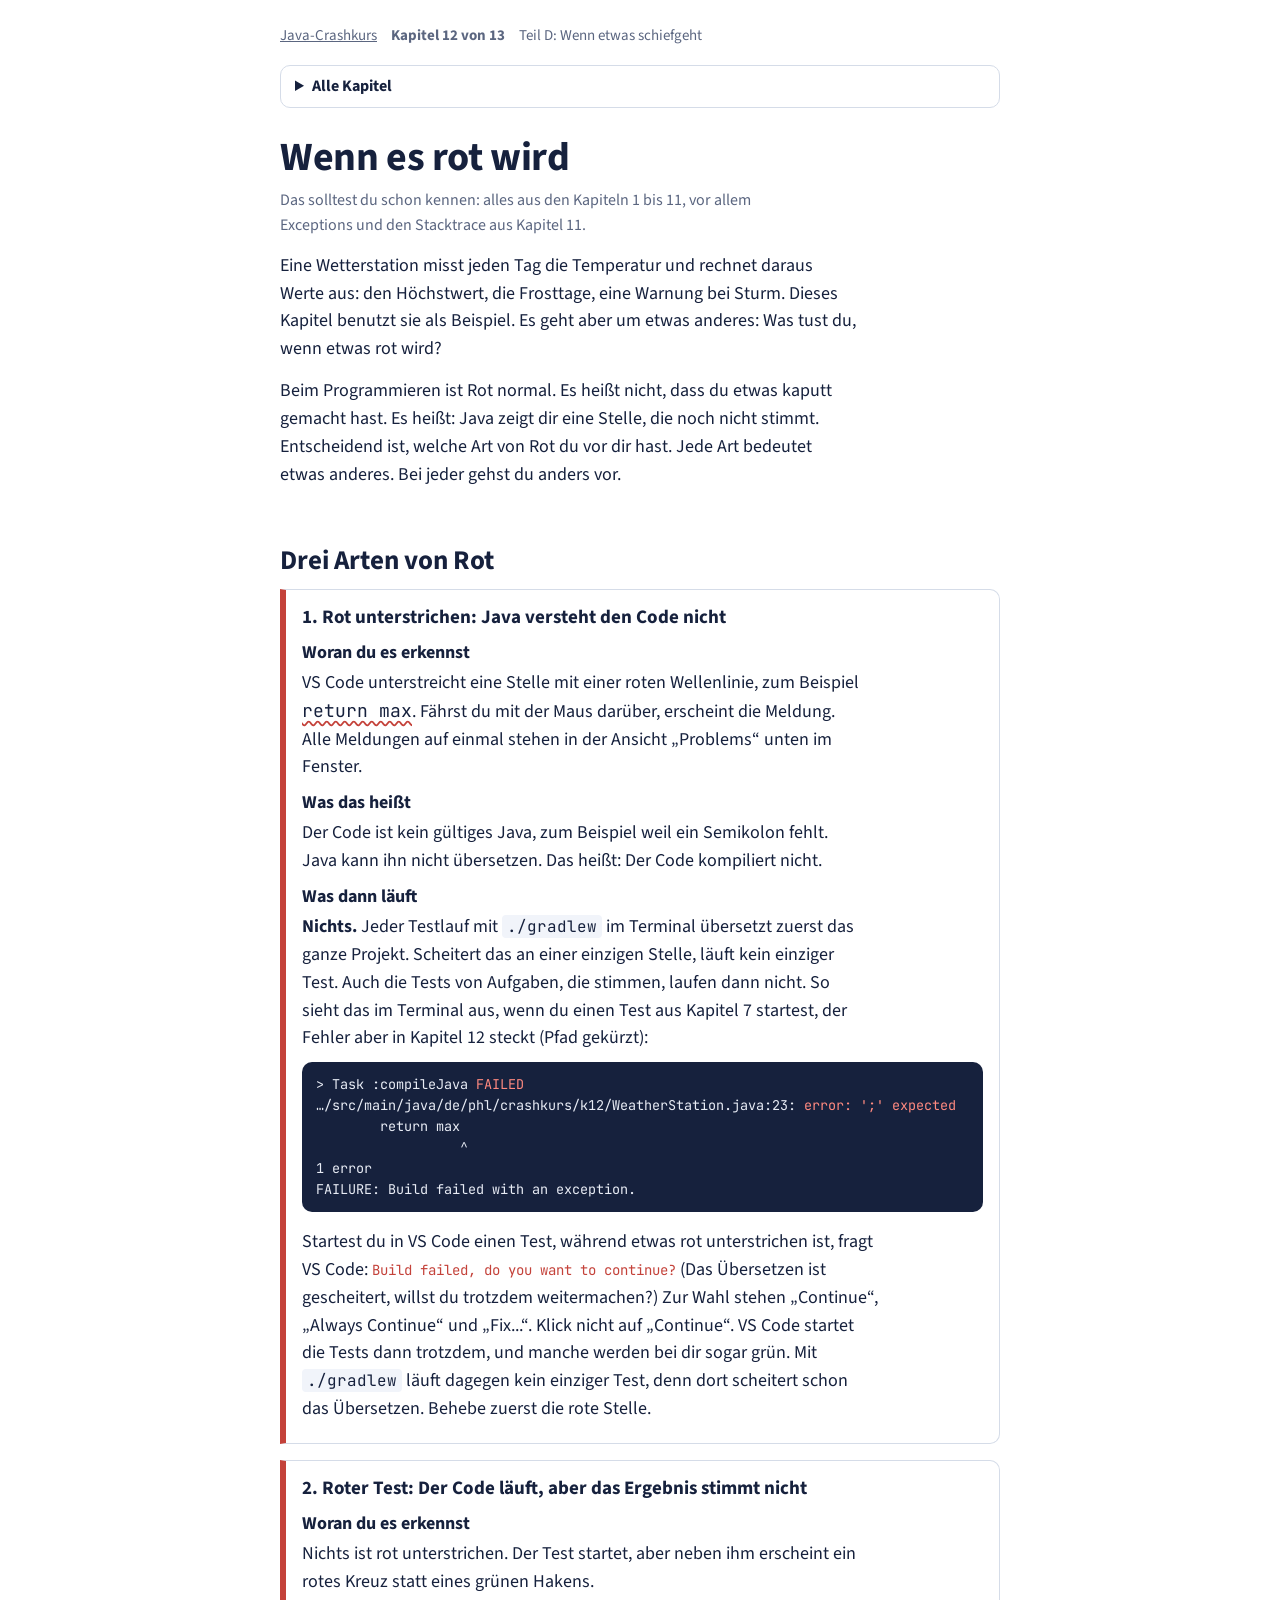
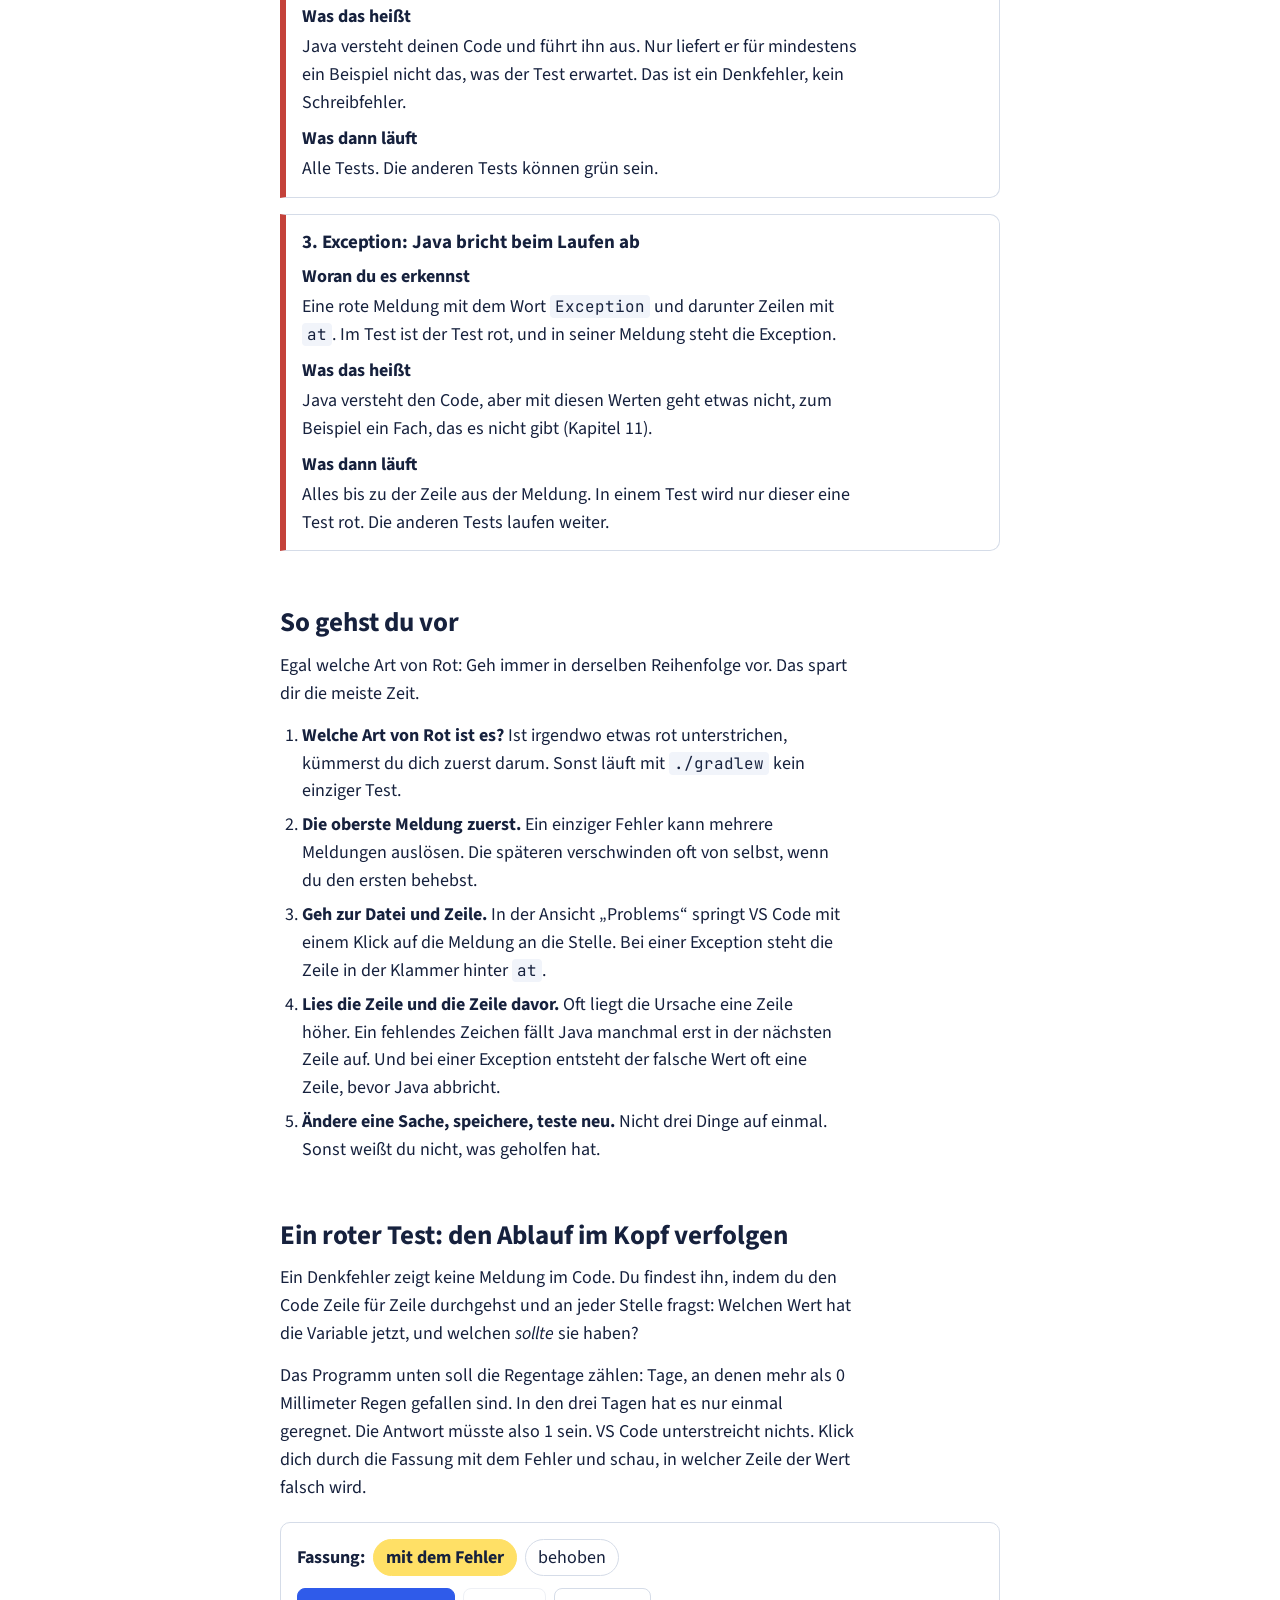
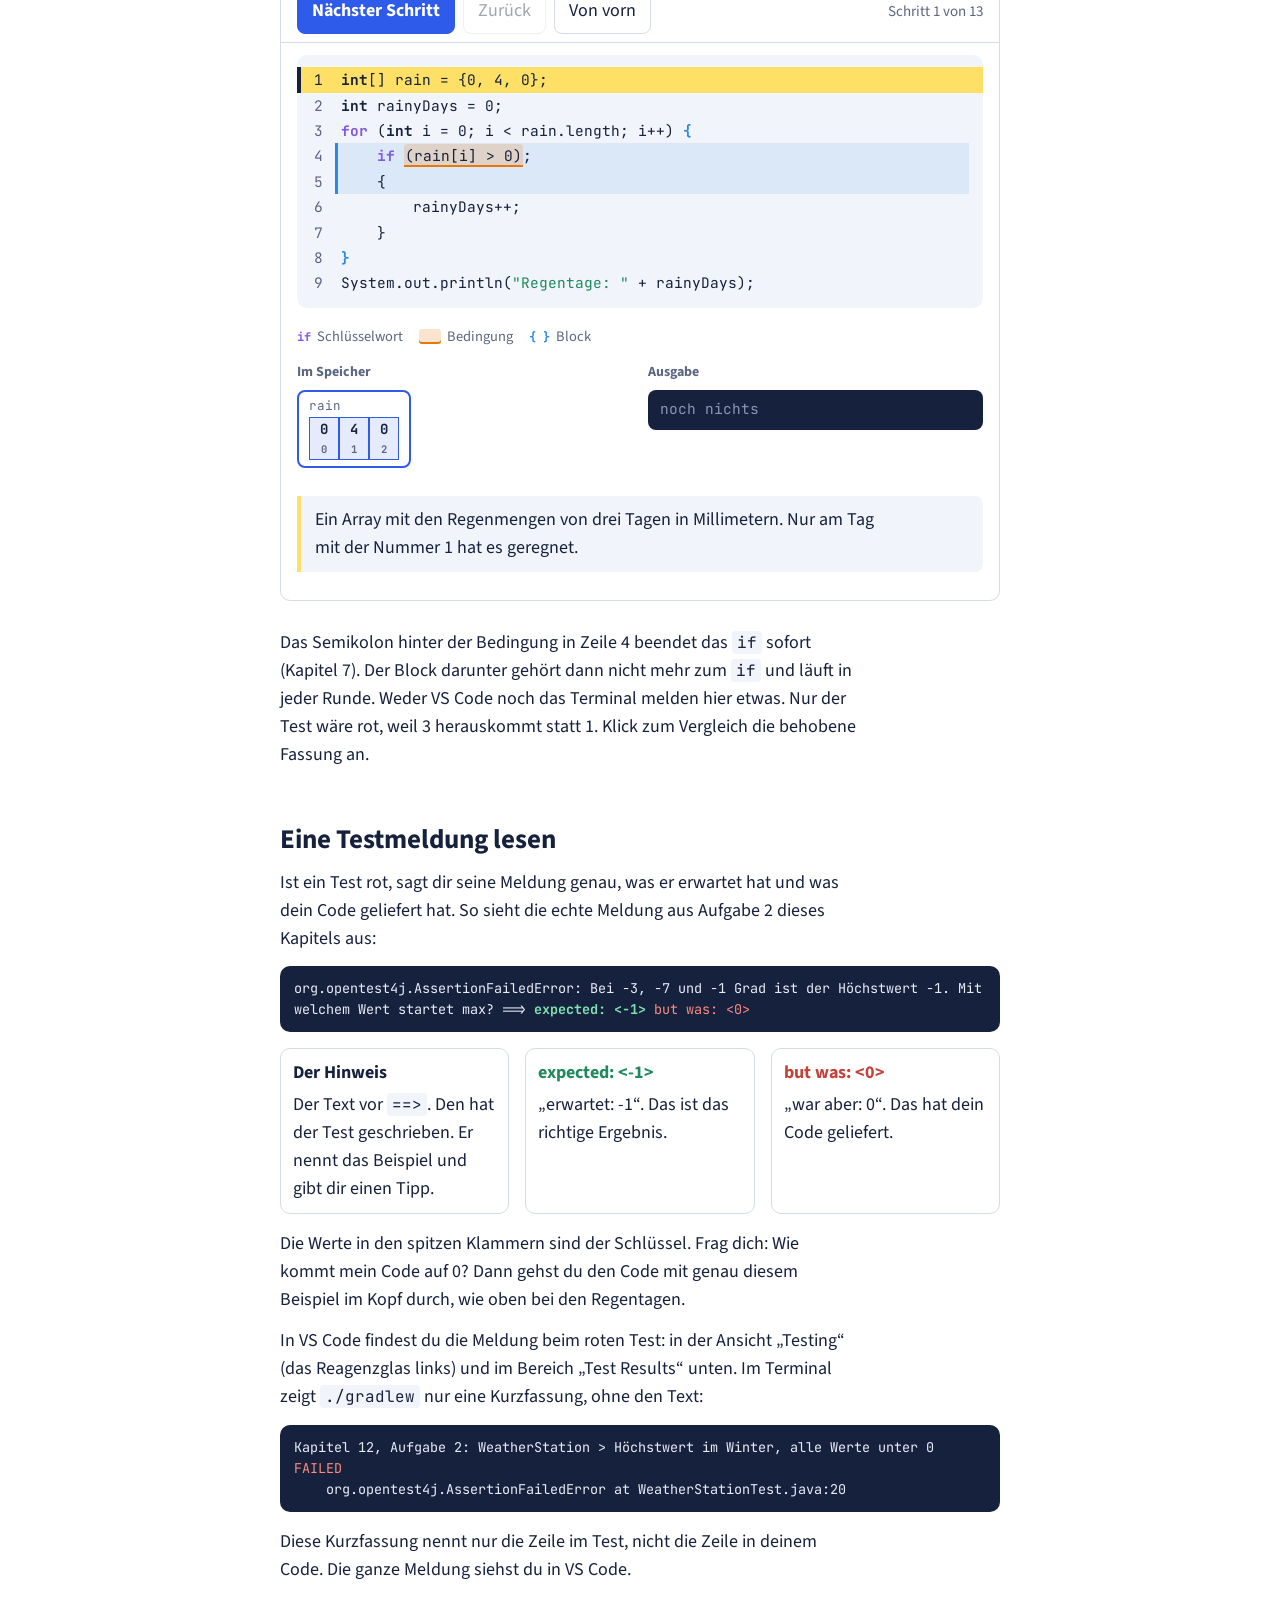
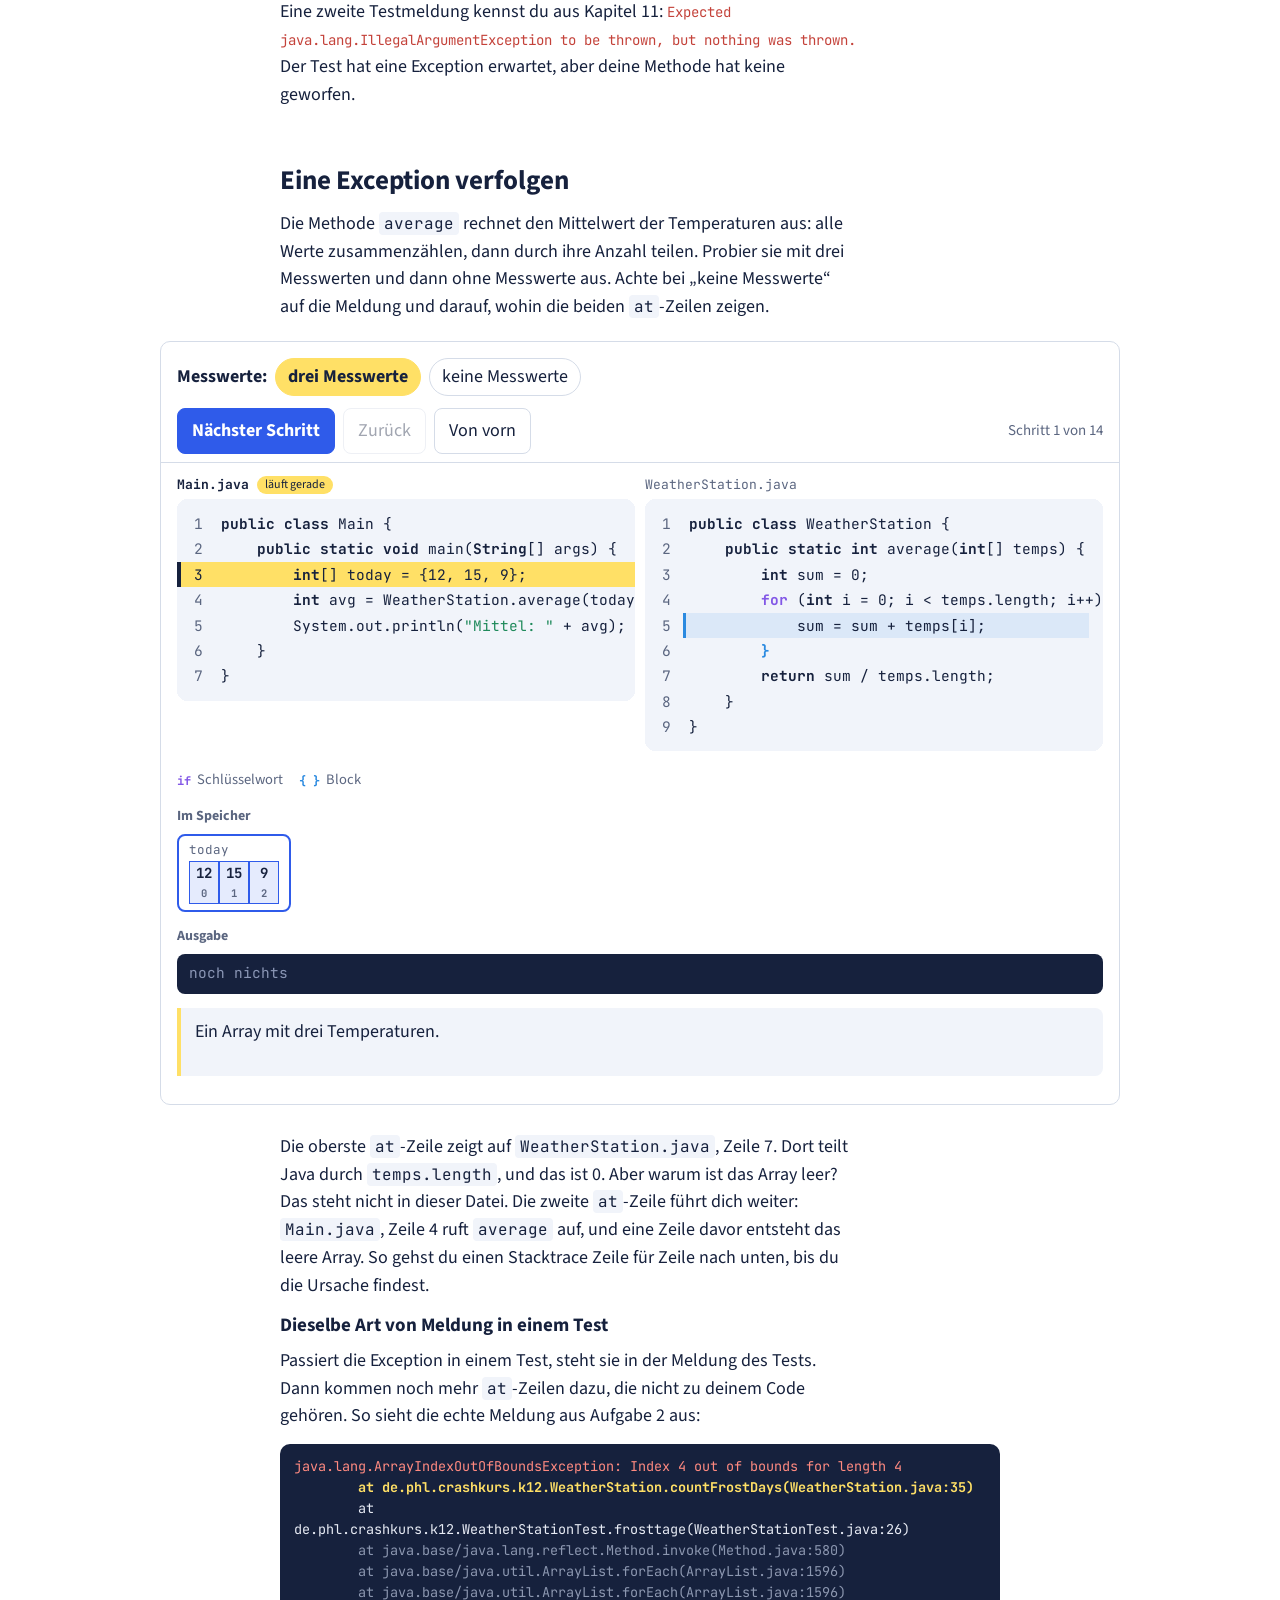
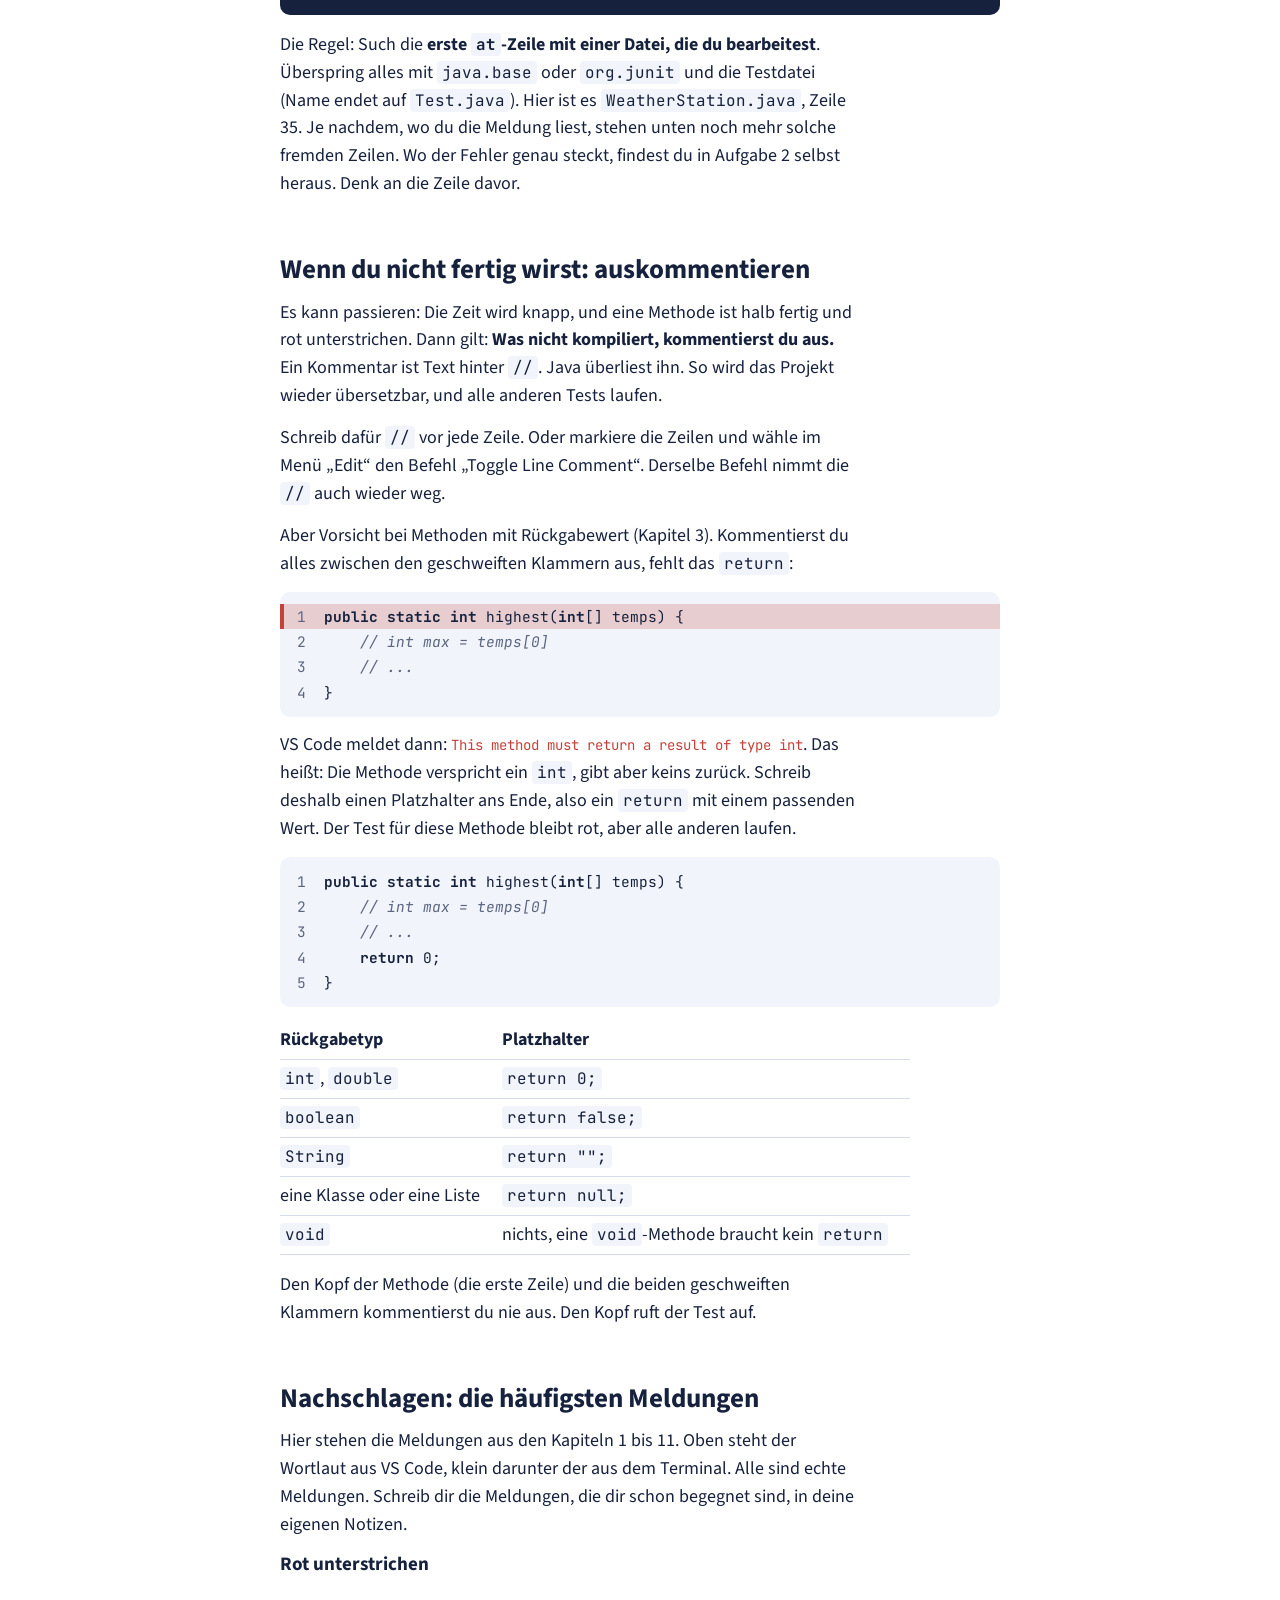
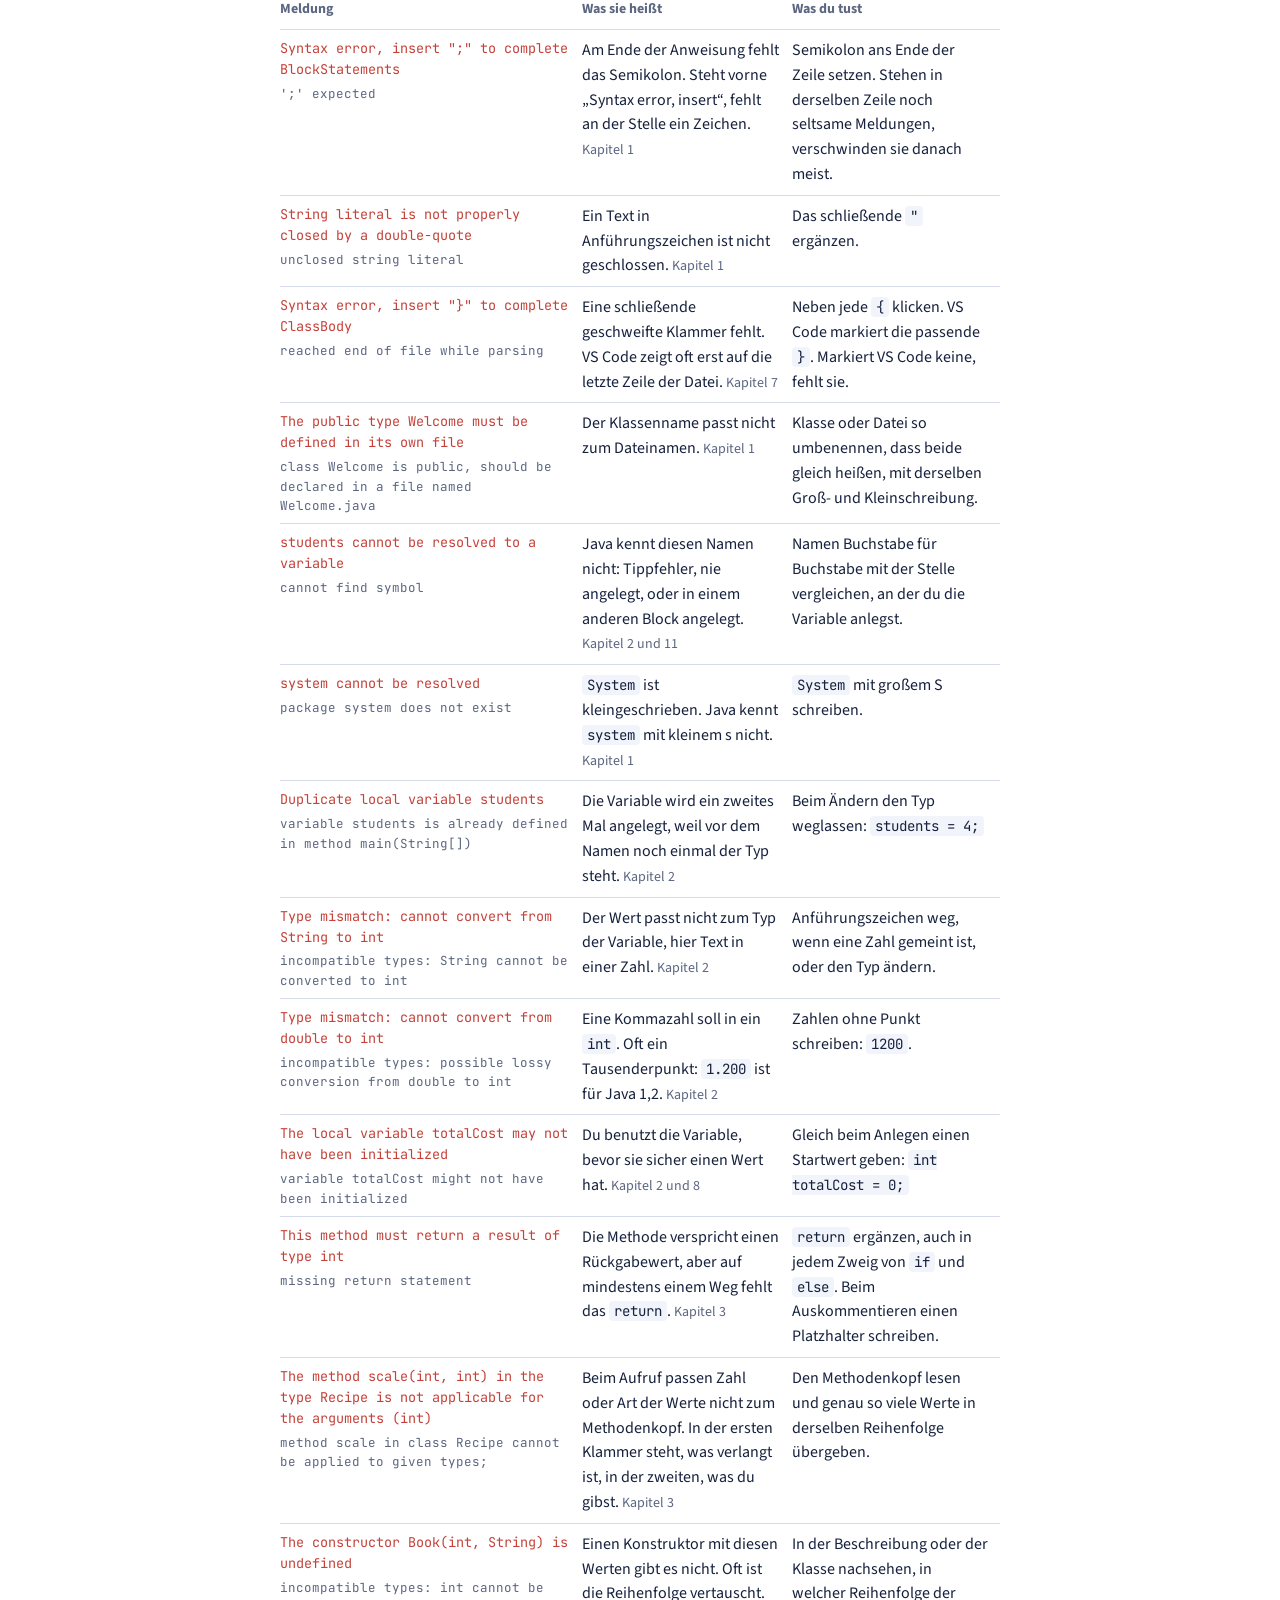
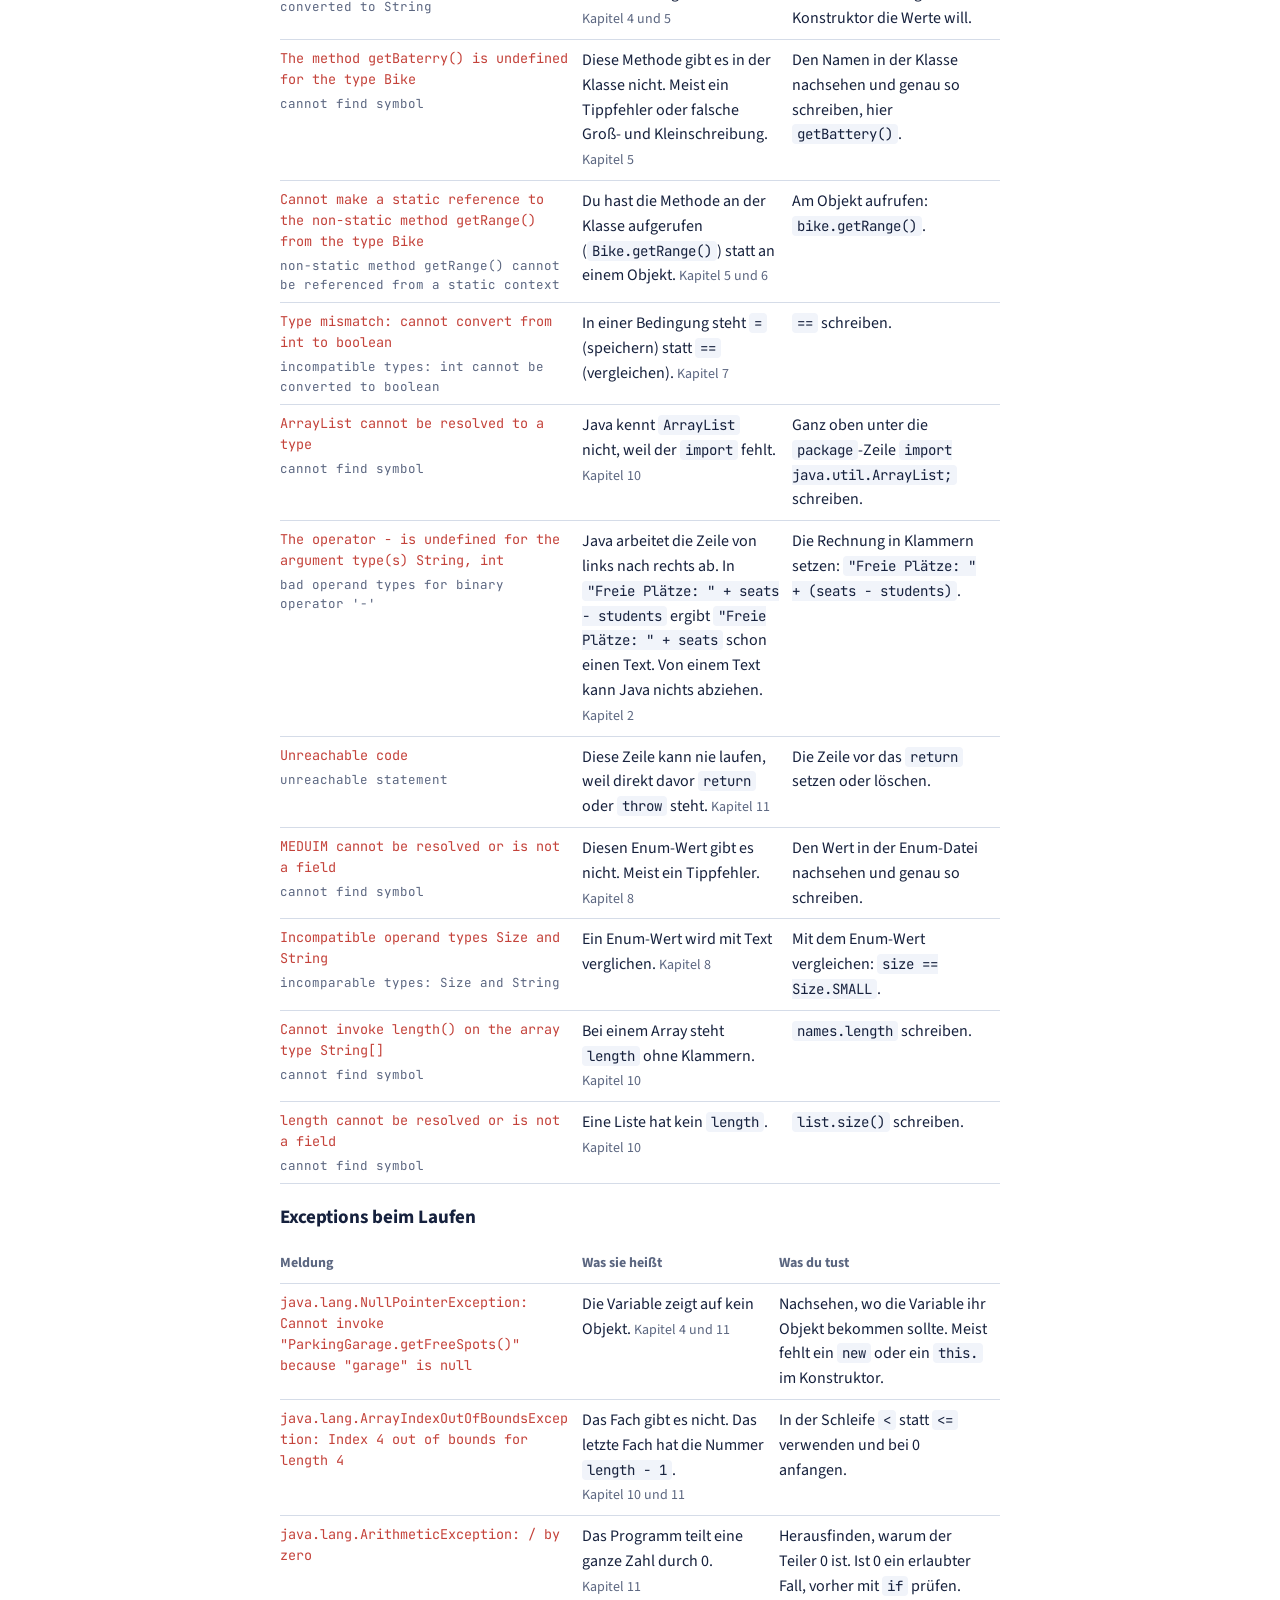
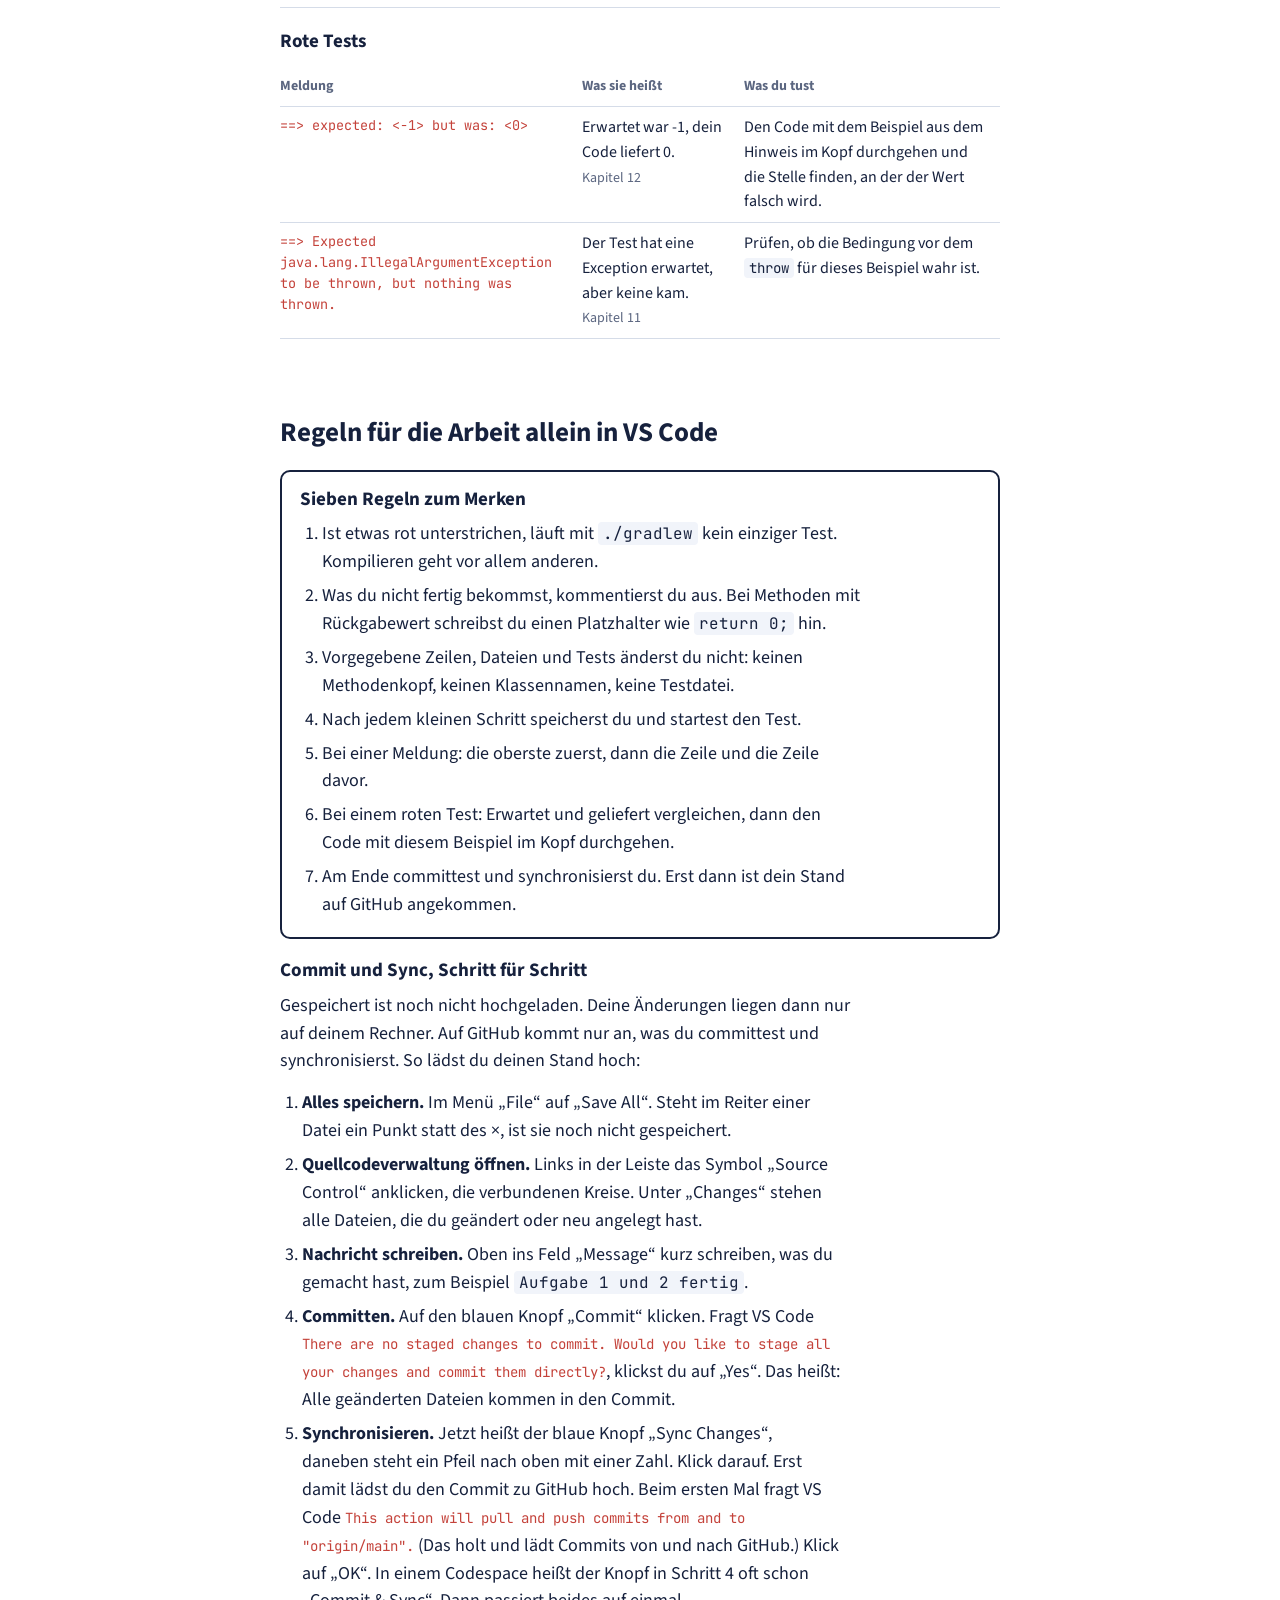
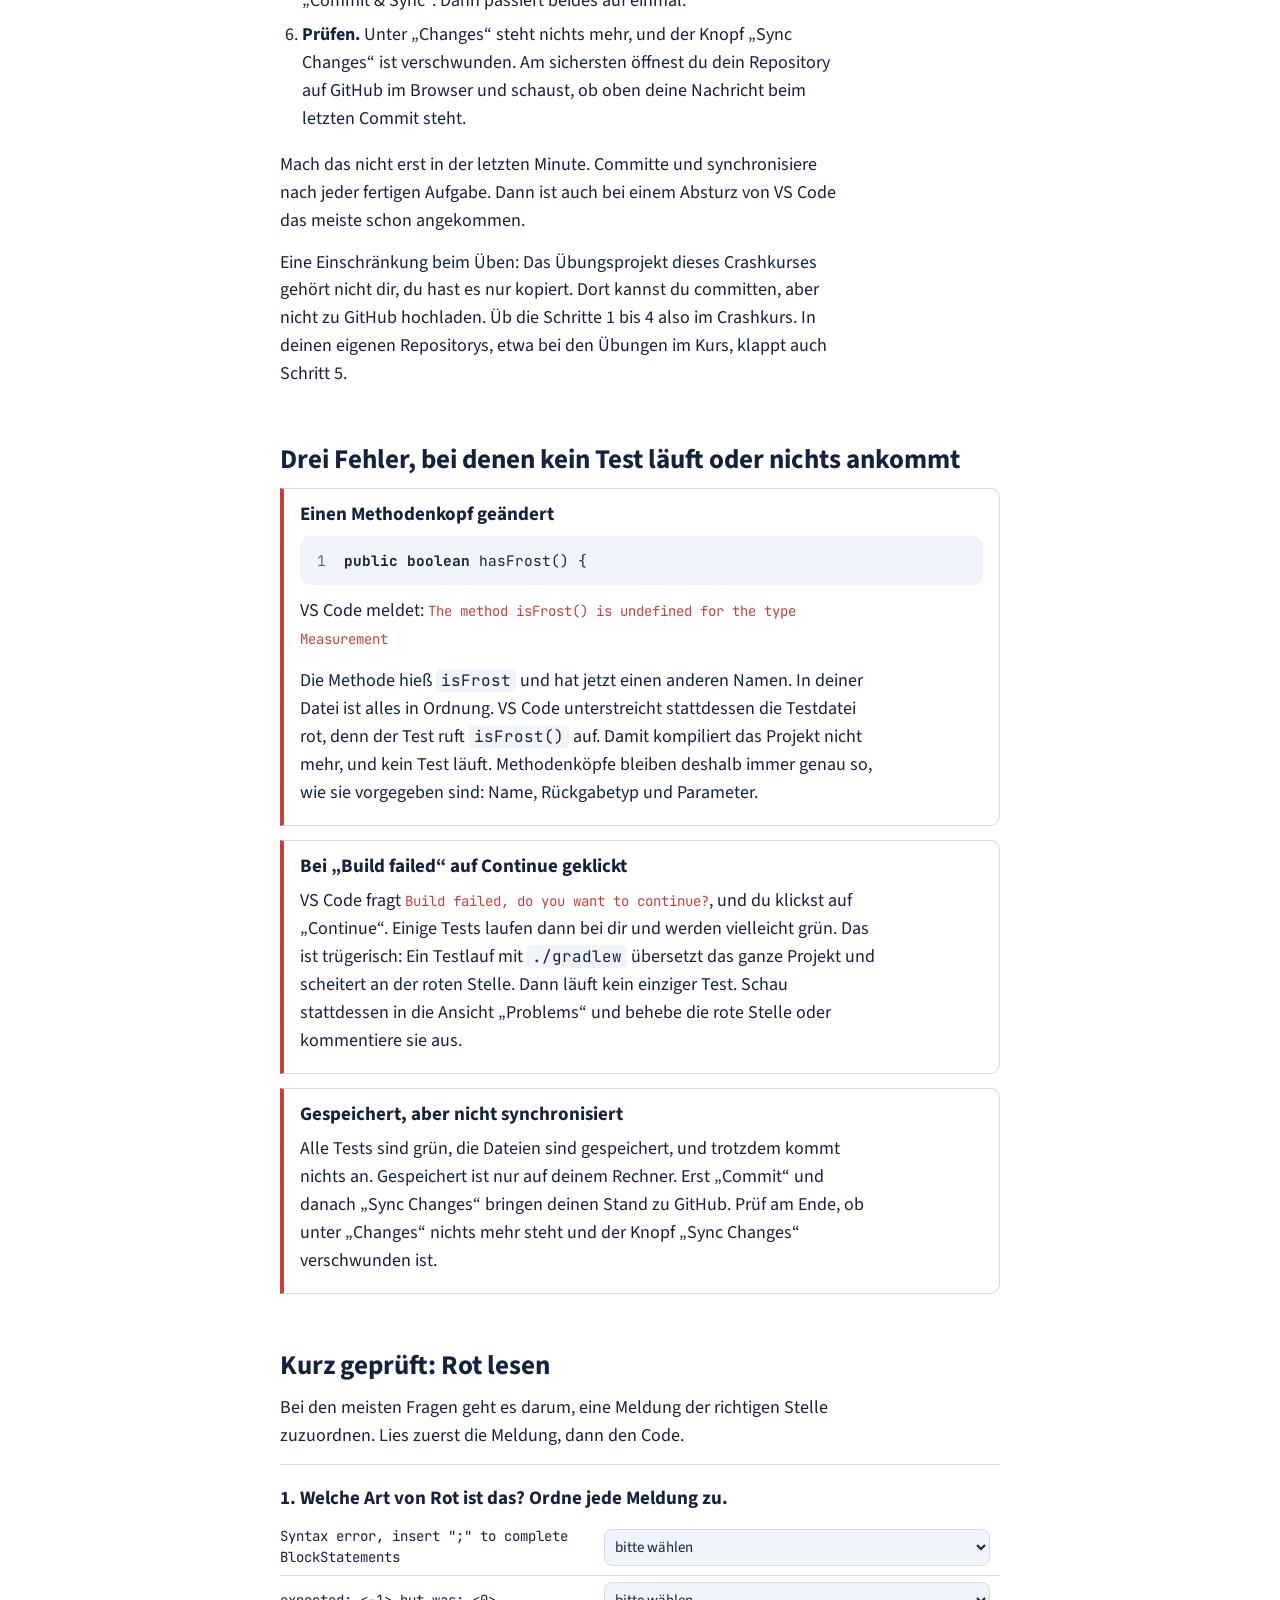
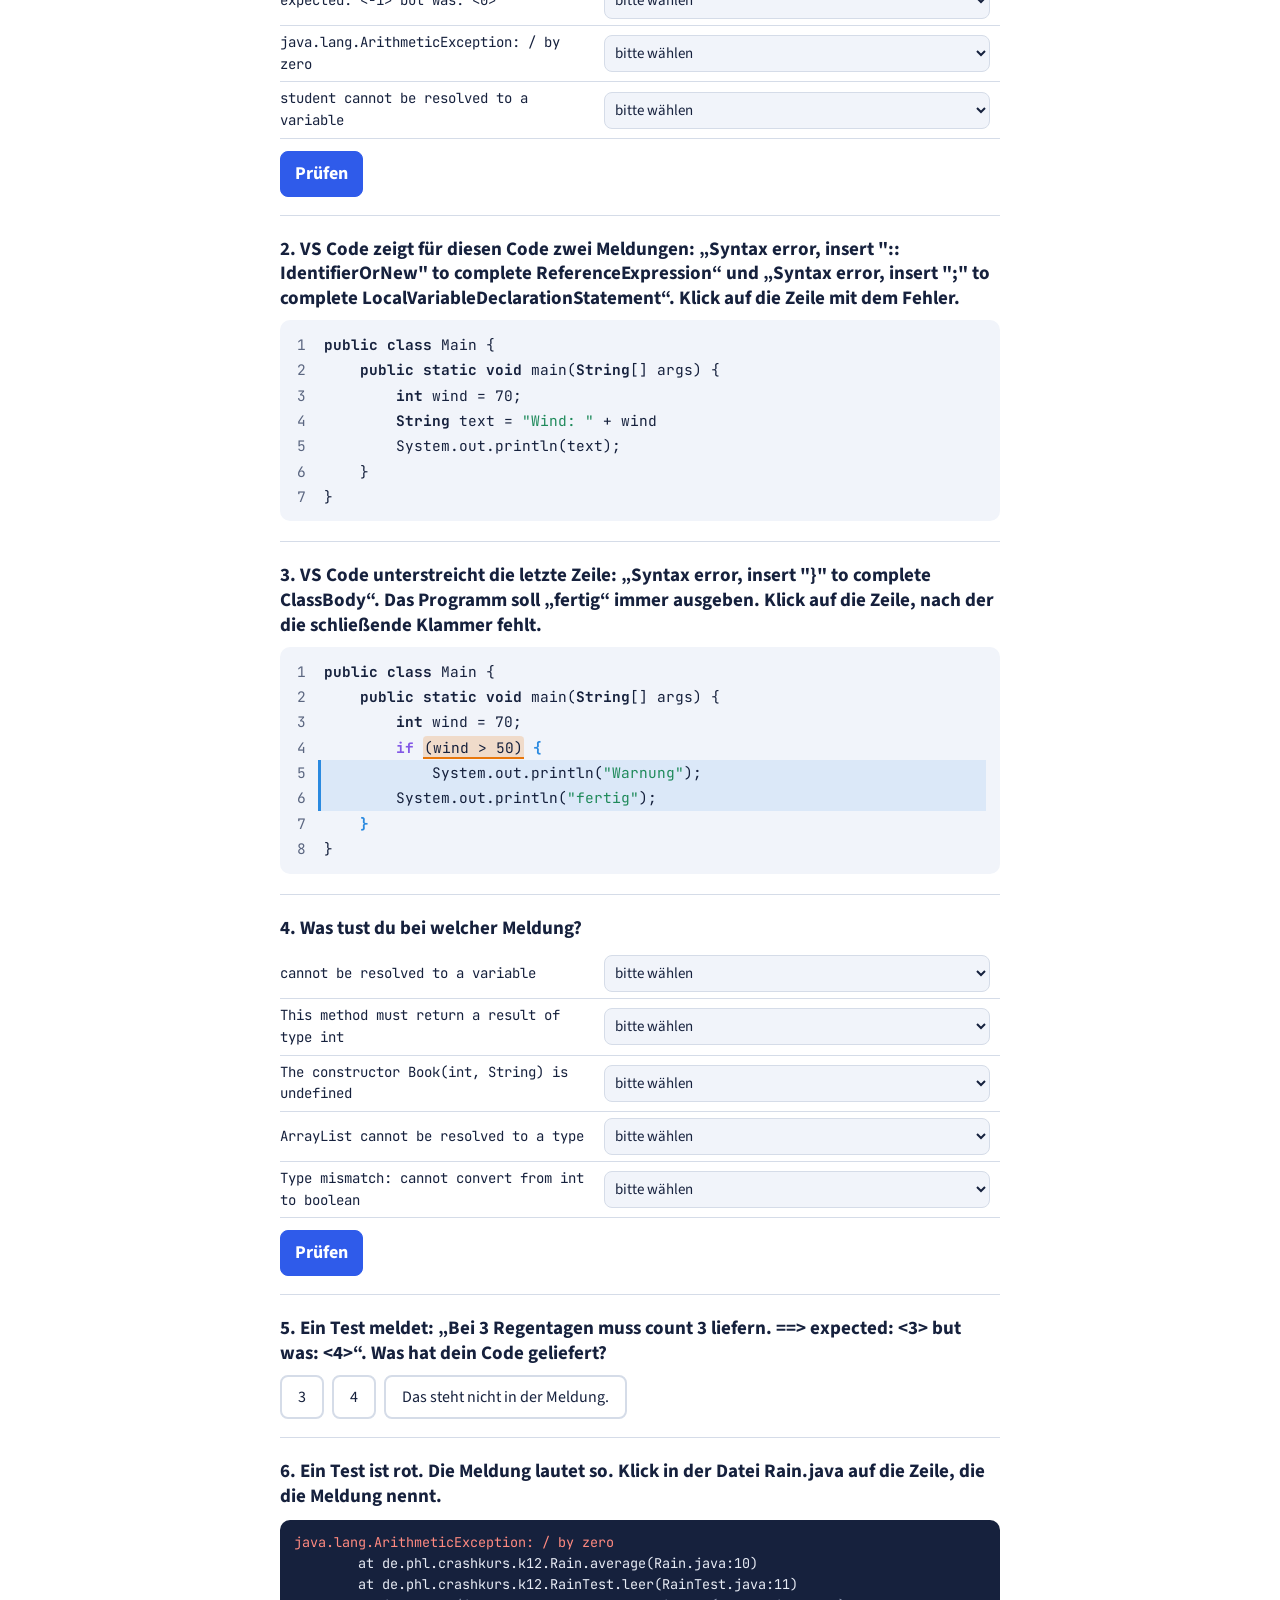
<file: docs/kapitel-12.html>
<!doctype html>
<html lang="de">
<head>
<meta charset="utf-8">
<meta name="viewport" content="width=device-width, initial-scale=1">
<title>Kapitel 12: Wenn es rot wird – Java-Crashkurs</title>
<link rel="preconnect" href="https://fonts.googleapis.com">
<link rel="preconnect" href="https://fonts.gstatic.com" crossorigin>
<link href="https://fonts.googleapis.com/css2?family=Source+Sans+3:ital,wght@0,400;0,700;1,400&family=JetBrains+Mono:wght@400;700&display=swap" rel="stylesheet">
<link rel="stylesheet" href="kurs.css">
<style>
/* Nur in diesem Kapitel: Ausgaben aus Terminal und Test, die drei Arten von Rot, die Nachschlagetabelle. */
.k12-aus { font-family: var(--k-mono); font-size: 13.5px; line-height: 1.55; background: #16213D; color: #E8ECF5; border-radius: var(--k-radius); padding: 12px 14px; margin: 10px 0 16px; white-space: pre-wrap; overflow-wrap: anywhere; }
.k12-aus .k12-rot { color: #FF8A80; }
.k12-aus .k12-hier { color: #FFE066; font-weight: 700; }
.k12-aus .k12-blass { color: #8C97B0; }
.k12-aus .k12-gut { color: #7EE2B0; font-weight: 700; }
.k12-art { border: 1px solid var(--k-line); border-left: 6px solid var(--k-stop); border-radius: 0 var(--k-radius) var(--k-radius) 0; padding: 4px 16px 6px; margin: 0 0 16px; }
.k12-art h3 { margin-top: 12px; }
.k12-art dl { margin: 0 0 8px; }
.k12-art dt { font-weight: 700; margin-top: 8px; }
.k12-art dd { margin: 2px 0 0; max-width: 62ch; }
.k12-welle { text-decoration: underline wavy var(--k-stop); text-underline-offset: 4px; font-family: var(--k-mono); }
.k12-tab { width: 100%; border-collapse: collapse; margin: 6px 0 22px; font-size: 16px; }
.k12-tab th, .k12-tab td { text-align: left; vertical-align: top; padding: 8px 12px 8px 0; border-bottom: 1px solid var(--k-line); }
.k12-tab th { font-size: 14px; color: var(--k-muted); }
.k12-tab td:first-child { width: 42%; }
.k12-tab .meldung { font-size: 13.5px; overflow-wrap: anywhere; display: block; }
.k12-tab small { display: block; font-family: var(--k-mono); font-size: 12.5px; color: var(--k-muted); margin-top: 4px; overflow-wrap: anywhere; }
.k12-tab .k12-kap { color: var(--k-muted); font-size: 14px; white-space: nowrap; }
@media (max-width: 600px) {
  .k12-tab tr { display: block; border-bottom: 1px solid var(--k-line); padding: 8px 0; }
  .k12-tab th { display: none; }
  .k12-tab td { display: block; border: 0; padding: 2px 0; width: auto !important; }
  .k12-tab td:nth-child(2)::before { content: "Heißt: "; font-weight: 700; }
  .k12-tab td:nth-child(3)::before { content: "Tun: "; font-weight: 700; }
}
.k12-teile { display: flex; flex-wrap: wrap; gap: 10px 16px; margin: 12px 0 16px; }
.k12-teile > div { flex: 1 1 200px; border: 1px solid var(--k-line); border-radius: var(--k-radius); padding: 10px 12px; }
.k12-teile b { display: block; margin-bottom: 4px; }
.k12-teile code { overflow-wrap: anywhere; }
.k12-rahmen { overflow-x: auto; }
.k12-gut-t { color: var(--k-go); font-weight: 700; }
.k12-rot-t { color: var(--k-stop); font-weight: 700; }
</style>
</head>
<body>
<main class="kurs">

  <p class="vorwissen">Das solltest du schon kennen: alles aus den Kapiteln 1 bis 11, vor allem Exceptions und den Stacktrace aus Kapitel 11.</p>

  <p>Eine Wetterstation misst jeden Tag die Temperatur und rechnet daraus Werte aus: den Höchstwert, die Frosttage, eine Warnung bei Sturm. Dieses Kapitel benutzt sie als Beispiel. Es geht aber um etwas anderes: Was tust du, wenn etwas rot wird?</p>
  <p>Beim Programmieren ist Rot normal. Es heißt nicht, dass du etwas kaputt gemacht hast. Es heißt: Java zeigt dir eine Stelle, die noch nicht stimmt. Entscheidend ist, welche Art von Rot du vor dir hast. Jede Art bedeutet etwas anderes. Bei jeder gehst du anders vor.</p>

  <h2>Drei Arten von Rot</h2>

  <div class="k12-art">
    <h3>1. Rot unterstrichen: Java versteht den Code nicht</h3>
    <dl>
      <dt>Woran du es erkennst</dt>
      <dd>VS Code unterstreicht eine Stelle mit einer roten Wellenlinie, zum Beispiel <span class="k12-welle">return max</span>. Fährst du mit der Maus darüber, erscheint die Meldung. Alle Meldungen auf einmal stehen in der Ansicht „Problems“ unten im Fenster.</dd>
      <dt>Was das heißt</dt>
      <dd>Der Code ist kein gültiges Java, zum Beispiel weil ein Semikolon fehlt. Java kann ihn nicht übersetzen. Das heißt: Der Code kompiliert nicht.</dd>
      <dt>Was dann läuft</dt>
      <dd><strong>Nichts.</strong> Jeder Testlauf mit <code>./gradlew</code> im Terminal übersetzt zuerst das ganze Projekt. Scheitert das an einer einzigen Stelle, läuft kein einziger Test. Auch die Tests von Aufgaben, die stimmen, laufen dann nicht. So sieht das im Terminal aus, wenn du einen Test aus Kapitel 7 startest, der Fehler aber in Kapitel 12 steckt (Pfad gekürzt):</dd>
    </dl>
    <pre class="k12-aus">&gt; Task :compileJava <span class="k12-rot">FAILED</span>
…/src/main/java/de/phl/crashkurs/k12/WeatherStation.java:23: <span class="k12-rot">error: ';' expected</span>
        return max
                  ^
1 error
FAILURE: Build failed with an exception.</pre>
    <p>Startest du in VS Code einen Test, während etwas rot unterstrichen ist, fragt VS Code: <span class="meldung">Build failed, do you want to continue?</span> (Das Übersetzen ist gescheitert, willst du trotzdem weitermachen?) Zur Wahl stehen „Continue“, „Always Continue“ und „Fix...“. Klick nicht auf „Continue“. VS Code startet die Tests dann trotzdem, und manche werden bei dir sogar grün. Mit <code>./gradlew</code> läuft dagegen kein einziger Test, denn dort scheitert schon das Übersetzen. Behebe zuerst die rote Stelle.</p>
  </div>

  <div class="k12-art">
    <h3>2. Roter Test: Der Code läuft, aber das Ergebnis stimmt nicht</h3>
    <dl>
      <dt>Woran du es erkennst</dt>
      <dd>Nichts ist rot unterstrichen. Der Test startet, aber neben ihm erscheint ein rotes Kreuz statt eines grünen Hakens.</dd>
      <dt>Was das heißt</dt>
      <dd>Java versteht deinen Code und führt ihn aus. Nur liefert er für mindestens ein Beispiel nicht das, was der Test erwartet. Das ist ein Denkfehler, kein Schreibfehler.</dd>
      <dt>Was dann läuft</dt>
      <dd>Alle Tests. Die anderen Tests können grün sein.</dd>
    </dl>
  </div>

  <div class="k12-art">
    <h3>3. Exception: Java bricht beim Laufen ab</h3>
    <dl>
      <dt>Woran du es erkennst</dt>
      <dd>Eine rote Meldung mit dem Wort <code>Exception</code> und darunter Zeilen mit <code>at</code>. Im Test ist der Test rot, und in seiner Meldung steht die Exception.</dd>
      <dt>Was das heißt</dt>
      <dd>Java versteht den Code, aber mit diesen Werten geht etwas nicht, zum Beispiel ein Fach, das es nicht gibt (Kapitel 11).</dd>
      <dt>Was dann läuft</dt>
      <dd>Alles bis zu der Zeile aus der Meldung. In einem Test wird nur dieser eine Test rot. Die anderen Tests laufen weiter.</dd>
    </dl>
  </div>

  <h2>So gehst du vor</h2>
  <p>Egal welche Art von Rot: Geh immer in derselben Reihenfolge vor. Das spart dir die meiste Zeit.</p>
  <ol class="schritte">
    <li><strong>Welche Art von Rot ist es?</strong> Ist irgendwo etwas rot unterstrichen, kümmerst du dich zuerst darum. Sonst läuft mit <code>./gradlew</code> kein einziger Test.</li>
    <li><strong>Die oberste Meldung zuerst.</strong> Ein einziger Fehler kann mehrere Meldungen auslösen. Die späteren verschwinden oft von selbst, wenn du den ersten behebst.</li>
    <li><strong>Geh zur Datei und Zeile.</strong> In der Ansicht „Problems“ springt VS Code mit einem Klick auf die Meldung an die Stelle. Bei einer Exception steht die Zeile in der Klammer hinter <code>at</code>.</li>
    <li><strong>Lies die Zeile und die Zeile davor.</strong> Oft liegt die Ursache eine Zeile höher. Ein fehlendes Zeichen fällt Java manchmal erst in der nächsten Zeile auf. Und bei einer Exception entsteht der falsche Wert oft eine Zeile, bevor Java abbricht.</li>
    <li><strong>Ändere eine Sache, speichere, teste neu.</strong> Nicht drei Dinge auf einmal. Sonst weißt du nicht, was geholfen hat.</li>
  </ol>

  <h2>Ein roter Test: den Ablauf im Kopf verfolgen</h2>
  <p>Ein Denkfehler zeigt keine Meldung im Code. Du findest ihn, indem du den Code Zeile für Zeile durchgehst und an jeder Stelle fragst: Welchen Wert hat die Variable jetzt, und welchen <em>sollte</em> sie haben?</p>
  <p>Das Programm unten soll die Regentage zählen: Tage, an denen mehr als 0 Millimeter Regen gefallen sind. In den drei Tagen hat es nur einmal geregnet. Die Antwort müsste also 1 sein. VS Code unterstreicht nichts. Klick dich durch die Fassung mit dem Fehler und schau, in welcher Zeile der Wert falsch wird.</p>

  <div id="lauf1"></div>

  <p>Das Semikolon hinter der Bedingung in Zeile 4 beendet das <code>if</code> sofort (Kapitel 7). Der Block darunter gehört dann nicht mehr zum <code>if</code> und läuft in jeder Runde. Weder VS Code noch das Terminal melden hier etwas. Nur der Test wäre rot, weil 3 herauskommt statt 1. Klick zum Vergleich die behobene Fassung an.</p>

  <h2>Eine Testmeldung lesen</h2>
  <p>Ist ein Test rot, sagt dir seine Meldung genau, was er erwartet hat und was dein Code geliefert hat. So sieht die echte Meldung aus Aufgabe 2 dieses Kapitels aus:</p>
  <pre class="k12-aus">org.opentest4j.AssertionFailedError: Bei -3, -7 und -1 Grad ist der Höchstwert -1. Mit welchem Wert startet max? ==&gt; <span class="k12-gut">expected: &lt;-1&gt;</span> <span class="k12-rot">but was: &lt;0&gt;</span></pre>
  <div class="k12-teile">
    <div><b>Der Hinweis</b>Der Text vor <code>==&gt;</code>. Den hat der Test geschrieben. Er nennt das Beispiel und gibt dir einen Tipp.</div>
    <div><b class="k12-gut-t">expected: &lt;-1&gt;</b>„erwartet: -1“. Das ist das richtige Ergebnis.</div>
    <div><b class="k12-rot-t">but was: &lt;0&gt;</b>„war aber: 0“. Das hat dein Code geliefert.</div>
  </div>
  <p>Die Werte in den spitzen Klammern sind der Schlüssel. Frag dich: Wie kommt mein Code auf 0? Dann gehst du den Code mit genau diesem Beispiel im Kopf durch, wie oben bei den Regentagen.</p>
  <p>In VS Code findest du die Meldung beim roten Test: in der Ansicht „Testing“ (das Reagenzglas links) und im Bereich „Test Results“ unten. Im Terminal zeigt <code>./gradlew</code> nur eine Kurzfassung, ohne den Text:</p>
  <pre class="k12-aus">Kapitel 12, Aufgabe 2: WeatherStation &gt; Höchstwert im Winter, alle Werte unter 0 <span class="k12-rot">FAILED</span>
    org.opentest4j.AssertionFailedError at WeatherStationTest.java:20</pre>
  <p>Diese Kurzfassung nennt nur die Zeile im Test, nicht die Zeile in deinem Code. Die ganze Meldung siehst du in VS Code.</p>
  <p>Eine zweite Testmeldung kennst du aus Kapitel 11: <span class="meldung">Expected java.lang.IllegalArgumentException to be thrown, but nothing was thrown.</span> Der Test hat eine Exception erwartet, aber deine Methode hat keine geworfen.</p>

  <h2>Eine Exception verfolgen</h2>
  <p>Die Methode <code>average</code> rechnet den Mittelwert der Temperaturen aus: alle Werte zusammenzählen, dann durch ihre Anzahl teilen. Probier sie mit drei Messwerten und dann ohne Messwerte aus. Achte bei „keine Messwerte“ auf die Meldung und darauf, wohin die beiden <code>at</code>-Zeilen zeigen.</p>

  <div id="lauf2"></div>

  <p>Die oberste <code>at</code>-Zeile zeigt auf <code>WeatherStation.java</code>, Zeile 7. Dort teilt Java durch <code>temps.length</code>, und das ist 0. Aber warum ist das Array leer? Das steht nicht in dieser Datei. Die zweite <code>at</code>-Zeile führt dich weiter: <code>Main.java</code>, Zeile 4 ruft <code>average</code> auf, und eine Zeile davor entsteht das leere Array. So gehst du einen Stacktrace Zeile für Zeile nach unten, bis du die Ursache findest.</p>

  <h3>Dieselbe Art von Meldung in einem Test</h3>
  <p>Passiert die Exception in einem Test, steht sie in der Meldung des Tests. Dann kommen noch mehr <code>at</code>-Zeilen dazu, die nicht zu deinem Code gehören. So sieht die echte Meldung aus Aufgabe 2 aus:</p>
  <pre class="k12-aus"><span class="k12-rot">java.lang.ArrayIndexOutOfBoundsException: Index 4 out of bounds for length 4</span>
	<span class="k12-hier">at de.phl.crashkurs.k12.WeatherStation.countFrostDays(WeatherStation.java:35)</span>
	at de.phl.crashkurs.k12.WeatherStationTest.frosttage(WeatherStationTest.java:26)
<span class="k12-blass">	at java.base/java.lang.reflect.Method.invoke(Method.java:580)
	at java.base/java.util.ArrayList.forEach(ArrayList.java:1596)
	at java.base/java.util.ArrayList.forEach(ArrayList.java:1596)</span></pre>
  <p>Die Regel: Such die <strong>erste <code>at</code>-Zeile mit einer Datei, die du bearbeitest</strong>. Überspring alles mit <code>java.base</code> oder <code>org.junit</code> und die Testdatei (Name endet auf <code>Test.java</code>). Hier ist es <code>WeatherStation.java</code>, Zeile 35. Je nachdem, wo du die Meldung liest, stehen unten noch mehr solche fremden Zeilen. Wo der Fehler genau steckt, findest du in Aufgabe 2 selbst heraus. Denk an die Zeile davor.</p>

  <h2>Wenn du nicht fertig wirst: auskommentieren</h2>
  <p>Es kann passieren: Die Zeit wird knapp, und eine Methode ist halb fertig und rot unterstrichen. Dann gilt: <strong>Was nicht kompiliert, kommentierst du aus.</strong> Ein Kommentar ist Text hinter <code>//</code>. Java überliest ihn. So wird das Projekt wieder übersetzbar, und alle anderen Tests laufen.</p>
  <p>Schreib dafür <code>//</code> vor jede Zeile. Oder markiere die Zeilen und wähle im Menü „Edit“ den Befehl „Toggle Line Comment“. Derselbe Befehl nimmt die <code>//</code> auch wieder weg.</p>
  <p>Aber Vorsicht bei Methoden mit Rückgabewert (Kapitel 3). Kommentierst du alles zwischen den geschweiften Klammern aus, fehlt das <code>return</code>:</p>
  <div class="code" data-code='public static int highest(int[] temps) {
    // int max = temps[0]
    // ...
}' data-rot="1" data-legende="nein"></div>
  <p>VS Code meldet dann: <span class="meldung">This method must return a result of type int</span>. Das heißt: Die Methode verspricht ein <code>int</code>, gibt aber keins zurück. Schreib deshalb einen Platzhalter ans Ende, also ein <code>return</code> mit einem passenden Wert. Der Test für diese Methode bleibt rot, aber alle anderen laufen.</p>
  <div class="code" data-code='public static int highest(int[] temps) {
    // int max = temps[0]
    // ...
    return 0;
}' data-legende="nein"></div>
  <table class="zeichen">
    <tr><th>Rückgabetyp</th><th>Platzhalter</th></tr>
    <tr><td><code>int</code>, <code>double</code></td><td><code>return 0;</code></td></tr>
    <tr><td><code>boolean</code></td><td><code>return false;</code></td></tr>
    <tr><td><code>String</code></td><td><code>return "";</code></td></tr>
    <tr><td>eine Klasse oder eine Liste</td><td><code>return null;</code></td></tr>
    <tr><td><code>void</code></td><td>nichts, eine <code>void</code>-Methode braucht kein <code>return</code></td></tr>
  </table>
  <p>Den Kopf der Methode (die erste Zeile) und die beiden geschweiften Klammern kommentierst du nie aus. Den Kopf ruft der Test auf.</p>

  <h2>Nachschlagen: die häufigsten Meldungen</h2>
  <p>Hier stehen die Meldungen aus den Kapiteln 1 bis 11. Oben steht der Wortlaut aus VS Code, klein darunter der aus dem Terminal. Alle sind echte Meldungen. Schreib dir die Meldungen, die dir schon begegnet sind, in deine eigenen Notizen.</p>

  <h3>Rot unterstrichen</h3>
  <div class="k12-rahmen">
  <table class="k12-tab">
    <tr><th>Meldung</th><th>Was sie heißt</th><th>Was du tust</th></tr>
    <tr><td><span class="meldung">Syntax error, insert ";" to complete BlockStatements</span><small>';' expected</small></td><td>Am Ende der Anweisung fehlt das Semikolon. Steht vorne „Syntax error, insert“, fehlt an der Stelle ein Zeichen. <span class="k12-kap">Kapitel 1</span></td><td>Semikolon ans Ende der Zeile setzen. Stehen in derselben Zeile noch seltsame Meldungen, verschwinden sie danach meist.</td></tr>
    <tr><td><span class="meldung">String literal is not properly closed by a double-quote</span><small>unclosed string literal</small></td><td>Ein Text in Anführungszeichen ist nicht geschlossen. <span class="k12-kap">Kapitel 1</span></td><td>Das schließende <code>"</code> ergänzen.</td></tr>
    <tr><td><span class="meldung">Syntax error, insert "}" to complete ClassBody</span><small>reached end of file while parsing</small></td><td>Eine schließende geschweifte Klammer fehlt. VS Code zeigt oft erst auf die letzte Zeile der Datei. <span class="k12-kap">Kapitel 7</span></td><td>Neben jede <code>{</code> klicken. VS Code markiert die passende <code>}</code>. Markiert VS Code keine, fehlt sie.</td></tr>
    <tr><td><span class="meldung">The public type Welcome must be defined in its own file</span><small>class Welcome is public, should be declared in a file named Welcome.java</small></td><td>Der Klassenname passt nicht zum Dateinamen. <span class="k12-kap">Kapitel 1</span></td><td>Klasse oder Datei so umbenennen, dass beide gleich heißen, mit derselben Groß- und Kleinschreibung.</td></tr>
    <tr><td><span class="meldung">students cannot be resolved to a variable</span><small>cannot find symbol</small></td><td>Java kennt diesen Namen nicht: Tippfehler, nie angelegt, oder in einem anderen Block angelegt. <span class="k12-kap">Kapitel 2 und 11</span></td><td>Namen Buchstabe für Buchstabe mit der Stelle vergleichen, an der du die Variable anlegst.</td></tr>
    <tr><td><span class="meldung">system cannot be resolved</span><small>package system does not exist</small></td><td><code>System</code> ist kleingeschrieben. Java kennt <code>system</code> mit kleinem s nicht. <span class="k12-kap">Kapitel 1</span></td><td><code>System</code> mit großem S schreiben.</td></tr>
    <tr><td><span class="meldung">Duplicate local variable students</span><small>variable students is already defined in method main(String[])</small></td><td>Die Variable wird ein zweites Mal angelegt, weil vor dem Namen noch einmal der Typ steht. <span class="k12-kap">Kapitel 2</span></td><td>Beim Ändern den Typ weglassen: <code>students = 4;</code></td></tr>
    <tr><td><span class="meldung">Type mismatch: cannot convert from String to int</span><small>incompatible types: String cannot be converted to int</small></td><td>Der Wert passt nicht zum Typ der Variable, hier Text in einer Zahl. <span class="k12-kap">Kapitel 2</span></td><td>Anführungszeichen weg, wenn eine Zahl gemeint ist, oder den Typ ändern.</td></tr>
    <tr><td><span class="meldung">Type mismatch: cannot convert from double to int</span><small>incompatible types: possible lossy conversion from double to int</small></td><td>Eine Kommazahl soll in ein <code>int</code>. Oft ein Tausenderpunkt: <code>1.200</code> ist für Java 1,2. <span class="k12-kap">Kapitel 2</span></td><td>Zahlen ohne Punkt schreiben: <code>1200</code>.</td></tr>
    <tr><td><span class="meldung">The local variable totalCost may not have been initialized</span><small>variable totalCost might not have been initialized</small></td><td>Du benutzt die Variable, bevor sie sicher einen Wert hat. <span class="k12-kap">Kapitel 2 und 8</span></td><td>Gleich beim Anlegen einen Startwert geben: <code>int totalCost = 0;</code></td></tr>
    <tr><td><span class="meldung">This method must return a result of type int</span><small>missing return statement</small></td><td>Die Methode verspricht einen Rückgabewert, aber auf mindestens einem Weg fehlt das <code>return</code>. <span class="k12-kap">Kapitel 3</span></td><td><code>return</code> ergänzen, auch in jedem Zweig von <code>if</code> und <code>else</code>. Beim Auskommentieren einen Platzhalter schreiben.</td></tr>
    <tr><td><span class="meldung">The method scale(int, int) in the type Recipe is not applicable for the arguments (int)</span><small>method scale in class Recipe cannot be applied to given types;</small></td><td>Beim Aufruf passen Zahl oder Art der Werte nicht zum Methodenkopf. In der ersten Klammer steht, was verlangt ist, in der zweiten, was du gibst. <span class="k12-kap">Kapitel 3</span></td><td>Den Methodenkopf lesen und genau so viele Werte in derselben Reihenfolge übergeben.</td></tr>
    <tr><td><span class="meldung">The constructor Book(int, String) is undefined</span><small>incompatible types: int cannot be converted to String</small></td><td>Einen Konstruktor mit diesen Werten gibt es nicht. Oft ist die Reihenfolge vertauscht. <span class="k12-kap">Kapitel 4 und 5</span></td><td>In der Beschreibung oder der Klasse nachsehen, in welcher Reihenfolge der Konstruktor die Werte will.</td></tr>
    <tr><td><span class="meldung">The method getBaterry() is undefined for the type Bike</span><small>cannot find symbol</small></td><td>Diese Methode gibt es in der Klasse nicht. Meist ein Tippfehler oder falsche Groß- und Kleinschreibung. <span class="k12-kap">Kapitel 5</span></td><td>Den Namen in der Klasse nachsehen und genau so schreiben, hier <code>getBattery()</code>.</td></tr>
    <tr><td><span class="meldung">Cannot make a static reference to the non-static method getRange() from the type Bike</span><small>non-static method getRange() cannot be referenced from a static context</small></td><td>Du hast die Methode an der Klasse aufgerufen (<code>Bike.getRange()</code>) statt an einem Objekt. <span class="k12-kap">Kapitel 5 und 6</span></td><td>Am Objekt aufrufen: <code>bike.getRange()</code>.</td></tr>
    <tr><td><span class="meldung">Type mismatch: cannot convert from int to boolean</span><small>incompatible types: int cannot be converted to boolean</small></td><td>In einer Bedingung steht <code>=</code> (speichern) statt <code>==</code> (vergleichen). <span class="k12-kap">Kapitel 7</span></td><td><code>==</code> schreiben.</td></tr>
    <tr><td><span class="meldung">ArrayList cannot be resolved to a type</span><small>cannot find symbol</small></td><td>Java kennt <code>ArrayList</code> nicht, weil der <code>import</code> fehlt. <span class="k12-kap">Kapitel 10</span></td><td>Ganz oben unter die <code>package</code>-Zeile <code>import java.util.ArrayList;</code> schreiben.</td></tr>
    <tr><td><span class="meldung">The operator - is undefined for the argument type(s) String, int</span><small>bad operand types for binary operator '-'</small></td><td>Java arbeitet die Zeile von links nach rechts ab. In <code>"Freie Plätze: " + seats - students</code> ergibt <code>"Freie Plätze: " + seats</code> schon einen Text. Von einem Text kann Java nichts abziehen. <span class="k12-kap">Kapitel 2</span></td><td>Die Rechnung in Klammern setzen: <code>"Freie Plätze: " + (seats - students)</code>.</td></tr>
    <tr><td><span class="meldung">Unreachable code</span><small>unreachable statement</small></td><td>Diese Zeile kann nie laufen, weil direkt davor <code>return</code> oder <code>throw</code> steht. <span class="k12-kap">Kapitel 11</span></td><td>Die Zeile vor das <code>return</code> setzen oder löschen.</td></tr>
    <tr><td><span class="meldung">MEDUIM cannot be resolved or is not a field</span><small>cannot find symbol</small></td><td>Diesen Enum-Wert gibt es nicht. Meist ein Tippfehler. <span class="k12-kap">Kapitel 8</span></td><td>Den Wert in der Enum-Datei nachsehen und genau so schreiben.</td></tr>
    <tr><td><span class="meldung">Incompatible operand types Size and String</span><small>incomparable types: Size and String</small></td><td>Ein Enum-Wert wird mit Text verglichen. <span class="k12-kap">Kapitel 8</span></td><td>Mit dem Enum-Wert vergleichen: <code>size == Size.SMALL</code>.</td></tr>
    <tr><td><span class="meldung">Cannot invoke length() on the array type String[]</span><small>cannot find symbol</small></td><td>Bei einem Array steht <code>length</code> ohne Klammern. <span class="k12-kap">Kapitel 10</span></td><td><code>names.length</code> schreiben.</td></tr>
    <tr><td><span class="meldung">length cannot be resolved or is not a field</span><small>cannot find symbol</small></td><td>Eine Liste hat kein <code>length</code>. <span class="k12-kap">Kapitel 10</span></td><td><code>list.size()</code> schreiben.</td></tr>
  </table>
  </div>

  <h3>Exceptions beim Laufen</h3>
  <div class="k12-rahmen">
  <table class="k12-tab">
    <tr><th>Meldung</th><th>Was sie heißt</th><th>Was du tust</th></tr>
    <tr><td><span class="meldung">java.lang.NullPointerException: Cannot invoke "ParkingGarage.getFreeSpots()" because "garage" is null</span></td><td>Die Variable zeigt auf kein Objekt. <span class="k12-kap">Kapitel 4 und 11</span></td><td>Nachsehen, wo die Variable ihr Objekt bekommen sollte. Meist fehlt ein <code>new</code> oder ein <code>this.</code> im Konstruktor.</td></tr>
    <tr><td><span class="meldung">java.lang.ArrayIndexOutOfBoundsException: Index 4 out of bounds for length 4</span></td><td>Das Fach gibt es nicht. Das letzte Fach hat die Nummer <code>length - 1</code>. <span class="k12-kap">Kapitel 10 und 11</span></td><td>In der Schleife <code>&lt;</code> statt <code>&lt;=</code> verwenden und bei 0 anfangen.</td></tr>
    <tr><td><span class="meldung">java.lang.ArithmeticException: / by zero</span></td><td>Das Programm teilt eine ganze Zahl durch 0. <span class="k12-kap">Kapitel 11</span></td><td>Herausfinden, warum der Teiler 0 ist. Ist 0 ein erlaubter Fall, vorher mit <code>if</code> prüfen.</td></tr>
  </table>
  </div>

  <h3>Rote Tests</h3>
  <div class="k12-rahmen">
  <table class="k12-tab">
    <tr><th>Meldung</th><th>Was sie heißt</th><th>Was du tust</th></tr>
    <tr><td><span class="meldung">==&gt; expected: &lt;-1&gt; but was: &lt;0&gt;</span></td><td>Erwartet war -1, dein Code liefert 0. <span class="k12-kap">Kapitel 12</span></td><td>Den Code mit dem Beispiel aus dem Hinweis im Kopf durchgehen und die Stelle finden, an der der Wert falsch wird.</td></tr>
    <tr><td><span class="meldung">==&gt; Expected java.lang.IllegalArgumentException to be thrown, but nothing was thrown.</span></td><td>Der Test hat eine Exception erwartet, aber keine kam. <span class="k12-kap">Kapitel 11</span></td><td>Prüfen, ob die Bedingung vor dem <code>throw</code> für dieses Beispiel wahr ist.</td></tr>
  </table>
  </div>

  <h2>Regeln für die Arbeit allein in VS Code</h2>
  <div class="merke">
    <h3>Sieben Regeln zum Merken</h3>
    <ol>
      <li>Ist etwas rot unterstrichen, läuft mit <code>./gradlew</code> kein einziger Test. Kompilieren geht vor allem anderen.</li>
      <li>Was du nicht fertig bekommst, kommentierst du aus. Bei Methoden mit Rückgabewert schreibst du einen Platzhalter wie <code>return 0;</code> hin.</li>
      <li>Vorgegebene Zeilen, Dateien und Tests änderst du nicht: keinen Methodenkopf, keinen Klassennamen, keine Testdatei.</li>
      <li>Nach jedem kleinen Schritt speicherst du und startest den Test.</li>
      <li>Bei einer Meldung: die oberste zuerst, dann die Zeile und die Zeile davor.</li>
      <li>Bei einem roten Test: Erwartet und geliefert vergleichen, dann den Code mit diesem Beispiel im Kopf durchgehen.</li>
      <li>Am Ende committest und synchronisierst du. Erst dann ist dein Stand auf GitHub angekommen.</li>
    </ol>
  </div>

  <h3>Commit und Sync, Schritt für Schritt</h3>
  <p>Gespeichert ist noch nicht hochgeladen. Deine Änderungen liegen dann nur auf deinem Rechner. Auf GitHub kommt nur an, was du committest und synchronisierst. So lädst du deinen Stand hoch:</p>
  <ol class="schritte">
    <li><strong>Alles speichern.</strong> Im Menü „File“ auf „Save All“. Steht im Reiter einer Datei ein Punkt statt des ×, ist sie noch nicht gespeichert.</li>
    <li><strong>Quellcodeverwaltung öffnen.</strong> Links in der Leiste das Symbol „Source Control“ anklicken, die verbundenen Kreise. Unter „Changes“ stehen alle Dateien, die du geändert oder neu angelegt hast.</li>
    <li><strong>Nachricht schreiben.</strong> Oben ins Feld „Message“ kurz schreiben, was du gemacht hast, zum Beispiel <code>Aufgabe 1 und 2 fertig</code>.</li>
    <li><strong>Committen.</strong> Auf den blauen Knopf „Commit“ klicken. Fragt VS Code <span class="meldung">There are no staged changes to commit. Would you like to stage all your changes and commit them directly?</span>, klickst du auf „Yes“. Das heißt: Alle geänderten Dateien kommen in den Commit.</li>
    <li><strong>Synchronisieren.</strong> Jetzt heißt der blaue Knopf „Sync Changes“, daneben steht ein Pfeil nach oben mit einer Zahl. Klick darauf. Erst damit lädst du den Commit zu GitHub hoch. Beim ersten Mal fragt VS Code <span class="meldung">This action will pull and push commits from and to "origin/main".</span> (Das holt und lädt Commits von und nach GitHub.) Klick auf „OK“. In einem Codespace heißt der Knopf in Schritt 4 oft schon „Commit &amp; Sync“. Dann passiert beides auf einmal.</li>
    <li><strong>Prüfen.</strong> Unter „Changes“ steht nichts mehr, und der Knopf „Sync Changes“ ist verschwunden. Am sichersten öffnest du dein Repository auf GitHub im Browser und schaust, ob oben deine Nachricht beim letzten Commit steht.</li>
  </ol>
  <p>Mach das nicht erst in der letzten Minute. Committe und synchronisiere nach jeder fertigen Aufgabe. Dann ist auch bei einem Absturz von VS Code das meiste schon angekommen.</p>
  <p>Eine Einschränkung beim Üben: Das Übungsprojekt dieses Crashkurses gehört nicht dir, du hast es nur kopiert. Dort kannst du committen, aber nicht zu GitHub hochladen. Üb die Schritte 1 bis 4 also im Crashkurs. In deinen eigenen Repositorys, etwa bei den Übungen im Kurs, klappt auch Schritt 5.</p>

  <h2>Drei Fehler, bei denen kein Test läuft oder nichts ankommt</h2>
  <div id="fehler"></div>

  <h2>Kurz geprüft: Rot lesen</h2>
  <p>Bei den meisten Fragen geht es darum, eine Meldung der richtigen Stelle zuzuordnen. Lies zuerst die Meldung, dann den Code.</p>
  <div id="fragen"></div>

  <h2>Jetzt reparierst du selbst: drei Aufgaben im Projekt</h2>
  <p>Diesmal schreibst du keinen neuen Code. Im Ordner <code>src/main/java/de/phl/crashkurs/k12</code> liegen drei Dateien, die kompilieren, aber Denkfehler enthalten. In jeder Datei stecken genau zwei. Zu jedem Denkfehler gibt es einen eigenen Test, der rot ist, solange der Fehler drin ist. Ein paar Tests sind schon am Anfang grün. Die zeigen dir, welche Fälle schon stimmen.</p>
  <ol class="schritte">
    <li>Starte den Test zur Aufgabe und lies die Meldung jedes roten Tests: Welches Beispiel, was erwartet, was geliefert?</li>
    <li>Lies die Beschreibung über der Methode. Sie sagt, was die Methode tun soll.</li>
    <li>Geh die Methode mit dem Beispiel aus der Meldung im Kopf durch, bis du die Zeile findest, an der der Wert falsch wird.</li>
    <li>Ändere nur diese Stelle, speichere, starte den Test. Ein roter Test weniger heißt: ein Fehler gefunden.</li>
  </ol>
  <p>Achte auch auf gelbe Wellenlinien. Gelb ist kein Fehler, sondern eine Warnung: Der Code läuft, aber VS Code findet etwas verdächtig. Manchmal ist genau das der Denkfehler.</p>
  <div id="aufgaben"></div>

</main>

<script src="kurs.js"></script>
<script>
(function () {
  var urteil = Kurs.urteil;
  var RAIN = [0, 4, 0];
  var STATION = ['public class WeatherStation {', '    public static int average(int[] temps) {', '        int sum = 0;', '        for (int i = 0; i < temps.length; i++) {', '            sum = sum + temps[i];', '        }', '        return sum / temps.length;', '    }', '}'];

  Kurs.start({
    nr: 12,
    legende: { orange: 'Bedingung', blau: 'Block' },

    laeufe: {
      lauf1: {
        eingabe: { art: 'wahl', label: 'Fassung', werte: [{ text: 'mit dem Fehler', wert: 'fehler' }, { text: 'behoben', wert: 'ok' }] },
        code: function (v) {
          var kopf = ['int[] rain = {0, 4, 0};', 'int rainyDays = 0;', 'for (int i = 0; i < rain.length; i++) {'];
          return v === 'fehler'
            ? kopf.concat(['    if (rain[i] > 0);', '    {', '        rainyDays++;', '    }', '}', 'System.out.println("Regentage: " + rainyDays);'])
            : kopf.concat(['    if (rain[i] > 0) {', '        rainyDays++;', '    }', '}', 'System.out.println("Regentage: " + rainyDays);']);
        },
        schritte: function (v) {
          var a = Kurs.ablauf(), fehler = v === 'fehler', n = 0, plus = fehler ? 6 : 5, ende = fehler ? 9 : 8;
          a.setze('rain', { array: RAIN }).schritt(1, 'Ein Array mit den Regenmengen von drei Tagen in Millimetern. Nur am Tag mit der Nummer 1 hat es geregnet.');
          a.setze('rainyDays', 0).schritt(2, 'Der Zähler <code>rainyDays</code> startet bei 0.');
          for (var i = 0; i < 3; i++) {
            a.setze('i', i).schritt(3, (i === 0 ? 'Die Schleife beginnt mit <code>i</code> = 0. ' : '<code>i</code> ist jetzt ' + i + '. ') + 'Bedingung: ' + urteil(i + ' < 3', true) + '.');
            var ja = RAIN[i] > 0;
            if (fehler) {
              a.schritt(4, 'Java prüft ' + urteil(RAIN[i] + ' > 0', ja) + '. Aber egal wie das ausgeht: Das Semikolon am Ende der Zeile beendet das <code>if</code> sofort. Das <code>if</code> macht nichts.');
              n++;
              a.setze('rainyDays', n).schritt(6, ja ? 'Der Block zählt <code>rainyDays</code> auf ' + n + ' hoch. Das passt hier, denn es hat geregnet.'
                : 'Der Block in den Zeilen 5 bis 7 gehört nicht zum <code>if</code>. Er läuft immer. <code>rainyDays</code> steigt auf ' + n + ', obwohl es nicht geregnet hat. <strong>Hier wird der Wert falsch.</strong>');
            } else {
              a.schritt(4, 'Java prüft ' + urteil(RAIN[i] + ' > 0', ja) + '.' + (ja ? '' : ' Java überspringt den Block.'));
              if (ja) { n++; a.setze('rainyDays', n).schritt(5, 'Der Block gehört zum <code>if</code> und läuft nur, weil es geregnet hat. <code>rainyDays</code> steigt auf ' + n + '.'); }
            }
          }
          a.setze('i', 3).schritt(3, '<code>i</code> ist jetzt 3. Bedingung: ' + urteil('3 < 3', false) + '. Die Schleife ist zu Ende.', { skip: fehler ? [4, 5, 6, 7] : [4, 5, 6] });
          a.loesche('i').aus('Regentage: ' + n).schritt(ende, fehler ? 'Ausgabe „Regentage: 3“. Richtig wäre 1. Ein Test, der 1 erwartet, wäre hier rot. Gefunden hast du die Stelle, indem du bei jedem Schritt verglichen hast: Welchen Wert hat <code>rainyDays</code>, welchen sollte es haben?'
            : 'Ausgabe „Regentage: 1“. Jetzt stimmt es.');
          return a.schritte;
        }
      },
      lauf2: {
        eingabe: { art: 'wahl', label: 'Messwerte', werte: [{ text: 'drei Messwerte', wert: '12, 15, 9' }, { text: 'keine Messwerte', wert: '' }] },
        nebeneinander: true,
        dateien: function (v) {
          return [
            { name: 'Main.java', code: ['public class Main {', '    public static void main(String[] args) {', '        int[] today = {' + v + '};', '        int avg = WeatherStation.average(today);', '        System.out.println("Mittel: " + avg);', '    }', '}'] },
            { name: 'WeatherStation.java', code: STATION }
          ];
        },
        schritte: function (v) {
          var werte = v ? v.split(', ').map(Number) : [], a = Kurs.ablauf().datei('Main.java'), sum = 0;
          a.setze('today', { array: werte }).schritt(3, werte.length ? 'Ein Array mit drei Temperaturen.' : 'Ein leeres Array: Heute gibt es noch keine Messwerte. Es hat die Länge 0.');
          a.schritt(4, 'Java ruft <code>average</code> auf und gibt das Array mit.');
          a.bereich('average(…)', 'WeatherStation.java').setze('temps', { array: werte }).schritt(2, 'Java springt in <code>average</code>. Der Parameter <code>temps</code> zeigt auf dasselbe Array. Zeile 4 in <code>Main.java</code> wartet.');
          a.setze('sum', 0).schritt(3, '<code>sum</code> startet bei 0.');
          for (var i = 0; i < werte.length; i++) {
            a.setze('i', i).schritt(4, 'Bedingung: ' + urteil(i + ' < ' + werte.length, true) + '.');
            sum += werte[i];
            a.setze('sum', sum).schritt(5, '<code>sum</code> wird um <code>temps[' + i + ']</code> = ' + werte[i] + ' größer und ist jetzt ' + sum + '.');
          }
          a.setze('i', werte.length).schritt(4, 'Bedingung: ' + urteil(werte.length + ' < ' + werte.length, false) + '. ' + (werte.length ? 'Die Schleife ist zu Ende.' : 'Die Schleife läuft kein einziges Mal.'), { skip: [5] });
          a.loesche('i');
          if (werte.length) {
            var avg = Math.floor(sum / werte.length);
            a.schritt(7, 'Java teilt ' + sum + ' durch ' + werte.length + ' und gibt ' + avg + ' zurück.', { gibt: avg });
            a.verlasse().setze('avg', avg).schritt(4, 'Zurück in <code>Main.java</code>. <code>avg</code> bekommt ' + avg + '.');
            a.aus('Mittel: ' + avg).schritt(5, 'Ausgabe „Mittel: ' + avg + '“.');
          } else {
            a.schritt(7, 'Java soll 0 durch <code>temps.length</code> teilen, und das ist 0. Teilen durch 0 geht nicht: Java bricht hier ab. Das ist die oberste <code>at</code>-Zeile der Meldung.', { abbruch: true });
            a.verlasse().ausRot('Exception in thread "main" java.lang.ArithmeticException: / by zero\n\tat WeatherStation.average(WeatherStation.java:7)\n\tat Main.main(Main.java:4)').schritt(4, 'Die Exception geht zurück nach <code>Main.java</code>, Zeile 4. Das ist die zweite <code>at</code>-Zeile. Niemand fängt sie ab, also bricht auch <code>main</code> ab, und die rote Meldung erscheint. Die Ursache steht eine Zeile davor: das leere Array.', { abbruch: true });
          }
          return a.schritte;
        }
      }
    },

    fehler: [
      { titel: 'Einen Methodenkopf geändert', code: ['public boolean hasFrost() {'],
        meldung: 'The method isFrost() is undefined for the type Measurement',
        text: '<p>Die Methode hieß <code>isFrost</code> und hat jetzt einen anderen Namen. In deiner Datei ist alles in Ordnung. VS Code unterstreicht stattdessen die Testdatei rot, denn der Test ruft <code>isFrost()</code> auf. Damit kompiliert das Projekt nicht mehr, und kein Test läuft. Methodenköpfe bleiben deshalb immer genau so, wie sie vorgegeben sind: Name, Rückgabetyp und Parameter.</p>' },
      { titel: 'Bei „Build failed“ auf Continue geklickt',
        text: '<p>VS Code fragt <span class="meldung">Build failed, do you want to continue?</span>, und du klickst auf „Continue“. Einige Tests laufen dann bei dir und werden vielleicht grün. Das ist trügerisch: Ein Testlauf mit <code>./gradlew</code> übersetzt das ganze Projekt und scheitert an der roten Stelle. Dann läuft kein einziger Test. Schau stattdessen in die Ansicht „Problems“ und behebe die rote Stelle oder kommentiere sie aus.</p>' },
      { titel: 'Gespeichert, aber nicht synchronisiert',
        text: '<p>Alle Tests sind grün, die Dateien sind gespeichert, und trotzdem kommt nichts an. Gespeichert ist nur auf deinem Rechner. Erst „Commit“ und danach „Sync Changes“ bringen deinen Stand zu GitHub. Prüf am Ende, ob unter „Changes“ nichts mehr steht und der Knopf „Sync Changes“ verschwunden ist.</p>' }
    ],

    fragen: [
      { art: 'zuordnen', frage: 'Welche Art von Rot ist das? Ordne jede Meldung zu.',
        optionen: ['rot unterstrichen', 'roter Test', 'Exception'],
        paare: [['Syntax error, insert ";" to complete BlockStatements', 'rot unterstrichen', 'Syntax error heißt: Java versteht den Code nicht. Das zeigt VS Code schon beim Schreiben.'],
                ['expected: <-1> but was: <0>', 'roter Test', 'expected und but was vergleichen das erwartete mit dem gelieferten Ergebnis. Das schreibt ein Test.'],
                ['java.lang.ArithmeticException: / by zero', 'Exception', 'Ein Name auf Exception heißt: Java ist beim Laufen abgebrochen.'],
                ['student cannot be resolved to a variable', 'rot unterstrichen', 'Ein unbekannter Name fällt Java schon beim Übersetzen auf.']],
        richtig: 'Alles richtig zugeordnet.', falsch: 'Noch nicht ganz.' },
      { art: 'zeile', frage: 'VS Code zeigt für diesen Code zwei Meldungen: „Syntax error, insert \":: IdentifierOrNew\" to complete ReferenceExpression“ und „Syntax error, insert \";\" to complete LocalVariableDeclarationStatement“. Klick auf die Zeile mit dem Fehler.',
        code: ['public class Main {', '    public static void main(String[] args) {', '        int wind = 70;', '        String text = "Wind: " + wind', '        System.out.println(text);', '    }', '}'],
        ok: 4,
        richtig: 'Richtig. Am Ende von Zeile 4 fehlt das Semikolon. Die erste, seltsame Meldung verschwindet mit, sobald es da ist. Hör auf die Meldung, die du verstehst: insert ";".',
        falsch: 'Such die Zeile, an deren Ende ein Zeichen fehlt. Beide Meldungen beginnen mit „Syntax error, insert“.',
        warum: { 5: 'Zeile 5 ist vollständig. Aber schau eine Zeile höher: Wo endet die Anweisung in Zeile 4?' } },
      { art: 'zeile', frage: 'VS Code unterstreicht die letzte Zeile: „Syntax error, insert \"}\" to complete ClassBody“. Das Programm soll „fertig“ immer ausgeben. Klick auf die Zeile, nach der die schließende Klammer fehlt.',
        code: ['public class Main {', '    public static void main(String[] args) {', '        int wind = 70;', '        if (wind > 50) {', '            System.out.println("Warnung");', '        System.out.println("fertig");', '    }', '}'],
        ok: 5,
        richtig: 'Richtig. Der Block des if beginnt in Zeile 4 und muss nach Zeile 5 enden. Weil die Klammer fehlt, zählt Java alle Klammern bis zum Dateiende falsch. Deshalb zeigt VS Code erst auf die letzte Zeile.',
        falsch: 'VS Code zeigt auf das Dateiende, weil die Klammer dort zum ersten Mal fehlt. Such die öffnende Klammer, die keine schließende hat.',
        warum: { 8: 'Hier zeigt VS Code hin, aber hier fehlt nichts. Die Klammer fehlt weiter oben. Welche öffnende Klammer hat keine schließende?', 6: 'Nach Zeile 6 wäre die Ausgabe „fertig“ im if-Block. Dann käme sie nur bei Wind über 50. Sie soll aber immer kommen.' } },
      { art: 'zuordnen', frage: 'Was tust du bei welcher Meldung?',
        paare: [['cannot be resolved to a variable', 'Den Namen mit der Stelle vergleichen, an der du die Variable anlegst.', 'Java kennt den Namen nicht. Meist ein Tippfehler.'],
                ['This method must return a result of type int', 'Ein return ergänzen, notfalls return 0;', 'Die Methode verspricht ein int, gibt aber keins zurück.'],
                ['The constructor Book(int, String) is undefined', 'Die Reihenfolge der Werte bei new prüfen.', 'Einen Konstruktor mit diesen Werten in dieser Reihenfolge gibt es nicht.'],
                ['ArrayList cannot be resolved to a type', 'Den import oben in der Datei ergänzen.', 'Java kennt ArrayList nur mit import java.util.ArrayList;'],
                ['Type mismatch: cannot convert from int to boolean', '== statt = in die Bedingung schreiben.', 'In der Bedingung steht eine Zuweisung statt eines Vergleichs.']],
        richtig: 'Alles richtig zugeordnet.', falsch: 'Noch nicht ganz.' },
      { art: 'wahl', frage: 'Ein Test meldet: „Bei 3 Regentagen muss count 3 liefern. ==> expected: <3> but was: <4>“. Was hat dein Code geliefert?',
        optionen: [
          { t: '3', warum: '3 steht hinter expected. Das ist der Wert, den der Test erwartet hat, also das richtige Ergebnis.' },
          { t: '4', ok: true, warum: 'Richtig. but was heißt „war aber“. Dein Code hat 4 geliefert, einen zu viel. Typisch für eine Schleife, die eine Runde zu viel zählt, oder einen Block, der zu oft läuft.' },
          { t: 'Das steht nicht in der Meldung.', warum: 'Doch. Die Meldung nennt beide Werte: expected ist das erwartete, but was das gelieferte Ergebnis.' }
        ] },
      { art: 'zeile', frage: 'Ein Test ist rot. Die Meldung lautet so. Klick in der Datei Rain.java auf die Zeile, die die Meldung nennt.',
        text: '<pre class="k12-aus"><span class="k12-rot">java.lang.ArithmeticException: / by zero</span>\n\tat de.phl.crashkurs.k12.Rain.average(Rain.java:10)\n\tat de.phl.crashkurs.k12.RainTest.leer(RainTest.java:11)\n<span class="k12-blass">\tat java.base/java.lang.reflect.Method.invoke(Method.java:580)\n\tat java.base/java.util.ArrayList.forEach(ArrayList.java:1596)\n\tat java.base/java.util.ArrayList.forEach(ArrayList.java:1596)</span></pre>',
        code: ['package de.phl.crashkurs.k12;', '', 'public class Rain {', '', '    public static int average(int[] mm) {', '        int sum = 0;', '        for (int i = 0; i < mm.length; i++) {', '            sum = sum + mm[i];', '        }', '        return sum / mm.length;', '    }', '}'],
        ok: 10,
        richtig: 'Richtig. Die erste at-Zeile mit deiner Datei ist Rain.java, Zeile 10. Dort teilt Java durch mm.length, und das Array ist leer.',
        falsch: 'Such die erste at-Zeile, in der Rain.java steht. Die Zahl hinter dem Doppelpunkt ist die Zeile.',
        warum: { 11: 'Die 11 gehört zu RainTest.java, nicht zu Rain.java. Das ist die Zeile im Test, die average aufruft.' } },
      { art: 'wahl', frage: 'Noch fünf Minuten. Eine Methode mit dem Rückgabetyp int ist halb fertig und rot unterstrichen. Was tust du?',
        optionen: [
          { t: 'Den Inhalt auskommentieren und return 0; hinschreiben', ok: true, warum: 'Richtig. Dann kompiliert das Projekt wieder, und alle anderen Tests laufen. Nur der Test dieser Methode bleibt rot.' },
          { t: 'So lassen, die anderen Tests laufen ja trotzdem', warum: 'Solange etwas rot unterstrichen ist, läuft mit <code>./gradlew</code> kein einziger Test. Auch die Tests der Methoden, die stimmen, laufen dann nicht.' },
          { t: 'Die ganze Methode samt Kopf löschen', warum: 'Dann unterstreicht VS Code den Test rot, weil er die Methode aufruft. Das Projekt kompiliert wieder nicht. Der Kopf bleibt immer stehen.' },
          { t: 'Den Test für diese Methode auskommentieren', warum: 'Tests änderst du nie. Ein geänderter Test sagt nichts mehr darüber aus, ob dein Code stimmt. Außerdem bleibt die rote Stelle in deiner Methode.' }
        ] },
      { art: 'reihenfolge', frage: 'Bring die Schritte zum Hochladen in die richtige Reihenfolge.',
        zeilen: ['Alle Dateien speichern (File, Save All)', 'Source Control öffnen', 'Nachricht ins Feld Message schreiben', 'Auf Commit klicken', 'Auf Sync Changes klicken', 'Auf GitHub nachsehen, ob der Commit da ist'],
        richtig: 'Richtig. Erst speichern, dann committen, dann synchronisieren. Erst nach dem Sync ist alles auf GitHub.',
        falsch: 'Die rot markierten Schritte stehen noch am falschen Platz. Denk daran: Ohne Speichern kennt der Commit deine Änderungen nicht, und erst Sync lädt den Commit hoch.' }
    ],

    aufgaben: [
      { titel: 'Aufgabe 1: Der Messwert', datei: 'Measurement.java', befehl: './gradlew test --tests "*k12.MeasurementTest"',
        text: '<p>Ein Messwert speichert einen Ort und eine Temperatur. Die Methode <code>isFrost</code> soll bei 0 Grad und darunter <code>true</code> liefern. In der Datei stecken <strong>zwei Denkfehler</strong>. Am Anfang sind zwei von vier Tests rot.</p>',
        tipps: ['Der Test „Der Konstruktor speichert Ort und Temperatur“ meldet <code>expected: &lt;Ludwigsburg&gt; but was: &lt;null&gt;</code>. Das Attribut bekommt seinen Wert also nie. Vergleich die beiden Zeilen im Konstruktor miteinander. Auch die gelbe Wellenlinie dort ist ein Hinweis (Kapitel 4).', '„Bei 0 Grad herrscht Frost“ meldet <code>expected: &lt;true&gt; but was: &lt;false&gt;</code>, „Bei -4 Grad“ ist aber grün. Vergleich die Bedingung in <code>isFrost</code> mit der Beschreibung: „0 Grad und darunter“ (Kapitel 7).'],
        loesung: ['public Measurement(String place, int temperature) {', '    this.place = place;', '    this.temperature = temperature;', '}', '', 'public boolean isFrost() {', '    return temperature <= 0;', '}'],
        erklaerung: '<p><strong>Fehler 1:</strong> <code>place = place;</code> speichert den Parameter in sich selbst. Das Attribut bleibt leer (<code>null</code>). In der Zeile darunter steht es richtig: Erst <code>this.place</code> meint das Attribut des Objekts. VS Code warnt gelb: <span class="meldung">The assignment to variable place has no effect</span> (die Zuweisung bewirkt nichts). <strong>Fehler 2:</strong> <code>&lt;</code> lässt die 0 nicht mitzählen, <code>&lt;=</code> schon.</p>' },
      { titel: 'Aufgabe 2: Die Wetterstation', datei: 'WeatherStation.java', befehl: './gradlew test --tests "*k12.WeatherStationTest"',
        text: '<p><code>highest</code> soll den größten Wert im Array liefern, <code>countFrostDays</code> die Zahl der Tage mit 0 Grad oder weniger. In der Datei stecken <strong>zwei Denkfehler</strong>, einer in jeder Methode. Am Anfang sind zwei von drei Tests rot. Einer davon endet mit einer Exception.</p>',
        tipps: ['„Höchstwert im Winter“ meldet <code>expected: &lt;-1&gt; but was: &lt;0&gt;</code>. Geh <code>highest</code> mit -3, -7 und -1 im Kopf durch: Welchen Wert hat <code>max</code> am Anfang, und wird er je kleiner? Besser startet <code>max</code> mit dem ersten Wert im Array (Kapitel 10).', '„Frosttage zählen“ endet mit <code>Index 4 out of bounds for length 4</code> in Zeile 35. Das Array hat die Fächer 0 bis 3. Schau dir die Zeile davor an: Wie weit läuft die Schleife (Kapitel 10 und 11)?'],
        loesung: ['public static int highest(int[] temps) {', '    int max = temps[0];', '    for (int i = 0; i < temps.length; i++) {', '        if (temps[i] > max) {', '            max = temps[i];', '        }', '    }', '    return max;', '}', '', 'public static int countFrostDays(int[] temps) {', '    int count = 0;', '    for (int i = 0; i < temps.length; i++) {', '        if (temps[i] <= 0) {', '            count++;', '        }', '    }', '    return count;', '}'],
        erklaerung: '<p><strong>Fehler 1:</strong> Startet <code>max</code> bei 0, ist kein Minusgrad je größer. Das Ergebnis bleibt 0. Mit dem ersten Wert als Start stimmt es für jedes Array, das mindestens einen Wert enthält. <strong>Fehler 2:</strong> Mit <code>&lt;=</code> läuft die Schleife bis <code>i = 4</code>. Das Fach 4 gibt es nicht. Abgebrochen hat Java in Zeile 35, die Ursache stand in Zeile 34.</p>' },
      { titel: 'Aufgabe 3: Die Wetterwarnung', datei: 'WeatherAlert.java', befehl: './gradlew test --tests "*k12.WeatherAlertTest"',
        text: '<p><code>forWind</code> soll aus der Windgeschwindigkeit eine Warnstufe machen: über 90 km/h <code>STORM</code>, über 50 km/h <code>WIND</code>, sonst <code>NONE</code>. <code>advice</code> soll zu jeder Warnstufe einen Rat liefern. In der Datei stecken <strong>zwei Denkfehler</strong>, einer in jeder Methode. Am Anfang sind zwei von fünf Tests rot.</p>',
        tipps: ['„120 km/h: Warnung STORM“ liefert <code>WIND</code>. Geh die Kette aus <code>if</code> und <code>else if</code> mit 120 durch: Welche Bedingung prüft Java zuerst, und ist sie schon wahr (Kapitel 7)?', '„Rat bei WIND“ liefert „Drinnen bleiben“. Geh den <code>switch</code> mit <code>WIND</code> durch: Wo hört der Fall <code>WIND</code> auf? Was fehlt im Vergleich zu den anderen Fällen (Kapitel 8)?'],
        loesung: ['public static Warning forWind(int windSpeed) {', '    if (windSpeed > 90) {', '        return Warning.STORM;', '    } else if (windSpeed > 50) {', '        return Warning.WIND;', '    } else {', '        return Warning.NONE;', '    }', '}', '', 'public static String advice(Warning warning) {', '    String text = "";', '    switch (warning) {', '        case NONE:', '            text = "Alles ruhig";', '            break;', '        case WIND:', '            text = "Schirm zu Hause lassen";', '            break;', '        case STORM:', '            text = "Drinnen bleiben";', '            break;', '    }', '    return text;', '}'],
        erklaerung: '<p><strong>Fehler 1:</strong> 120 ist schon größer als 50. Deshalb gibt die erste Bedingung <code>WIND</code> zurück, und Java kommt nie bis zu <code>&gt; 90</code>. Die strengere Bedingung muss zuerst stehen. <strong>Fehler 2:</strong> Ohne <code>break</code> läuft Java nach <code>case WIND</code> in <code>case STORM</code> weiter und überschreibt den Text.</p>' }
    ]
  });
})();
</script>
</body>
</html>
</file>
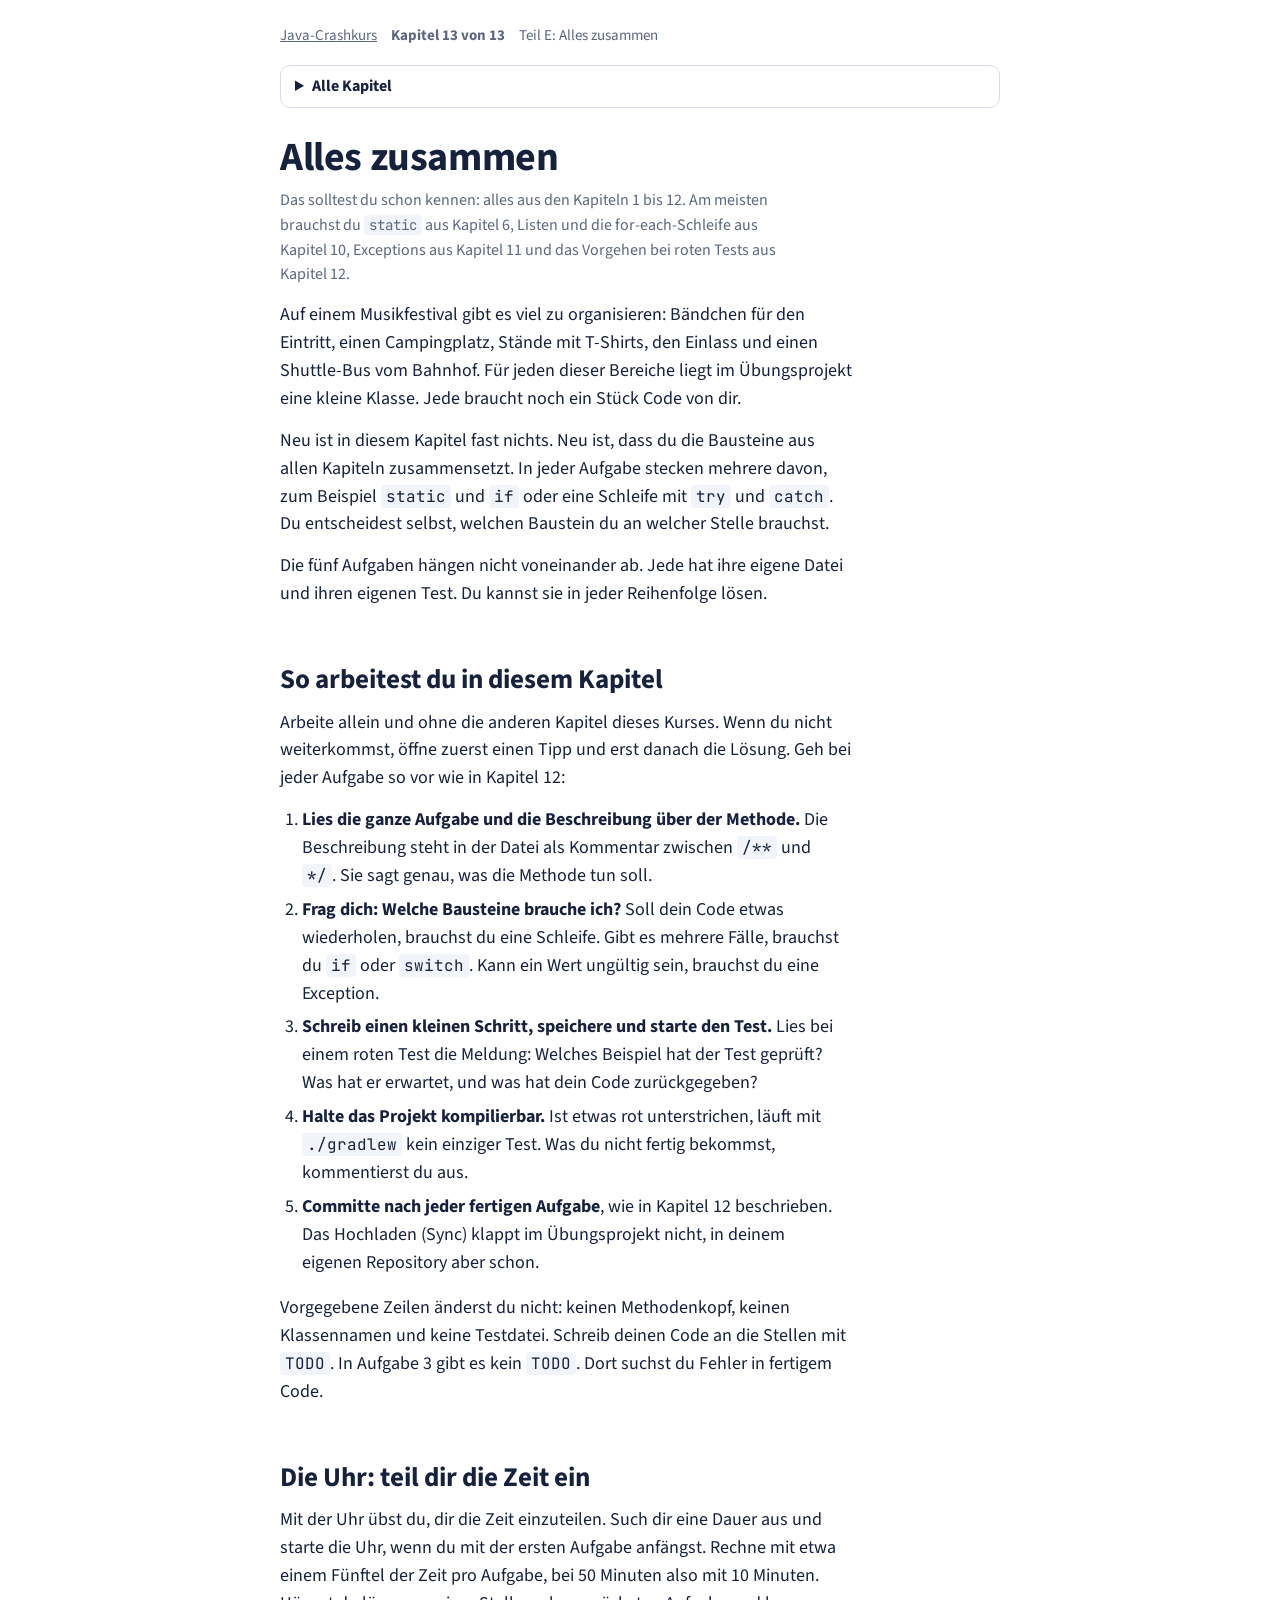
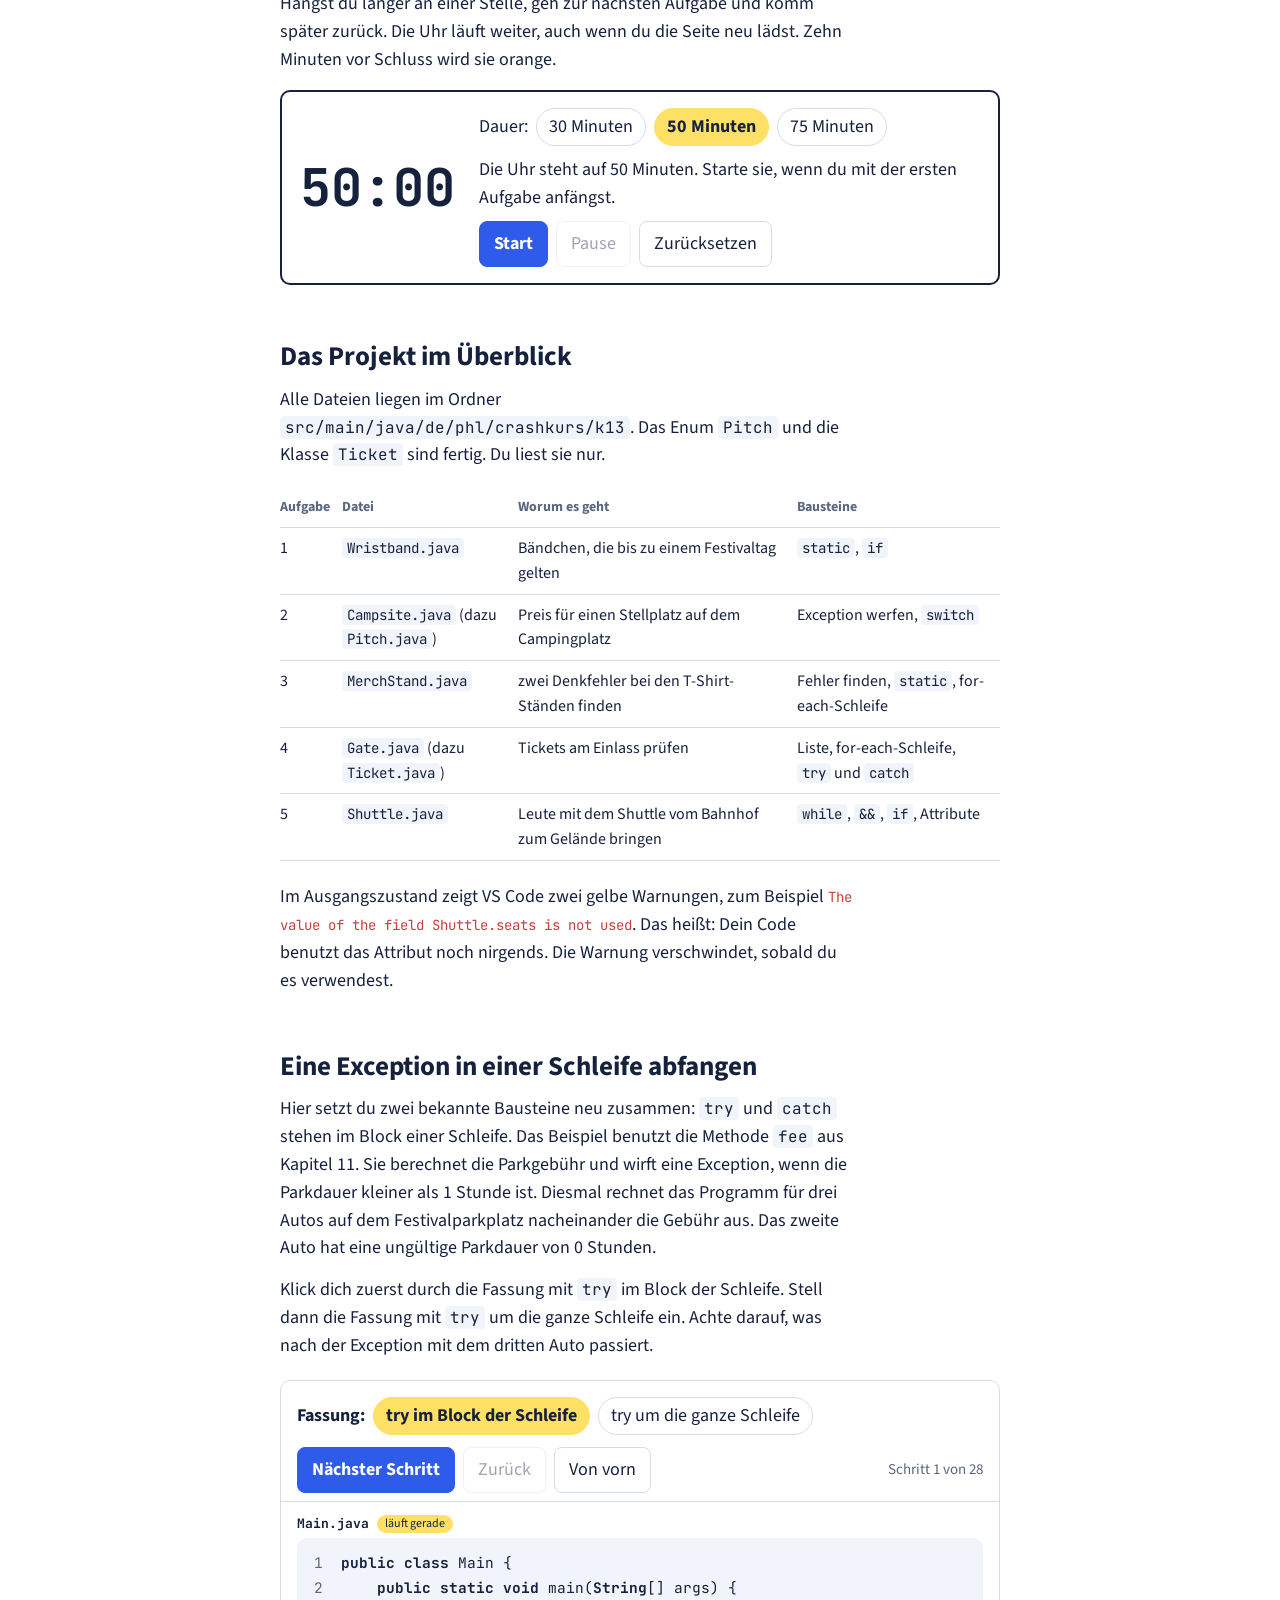
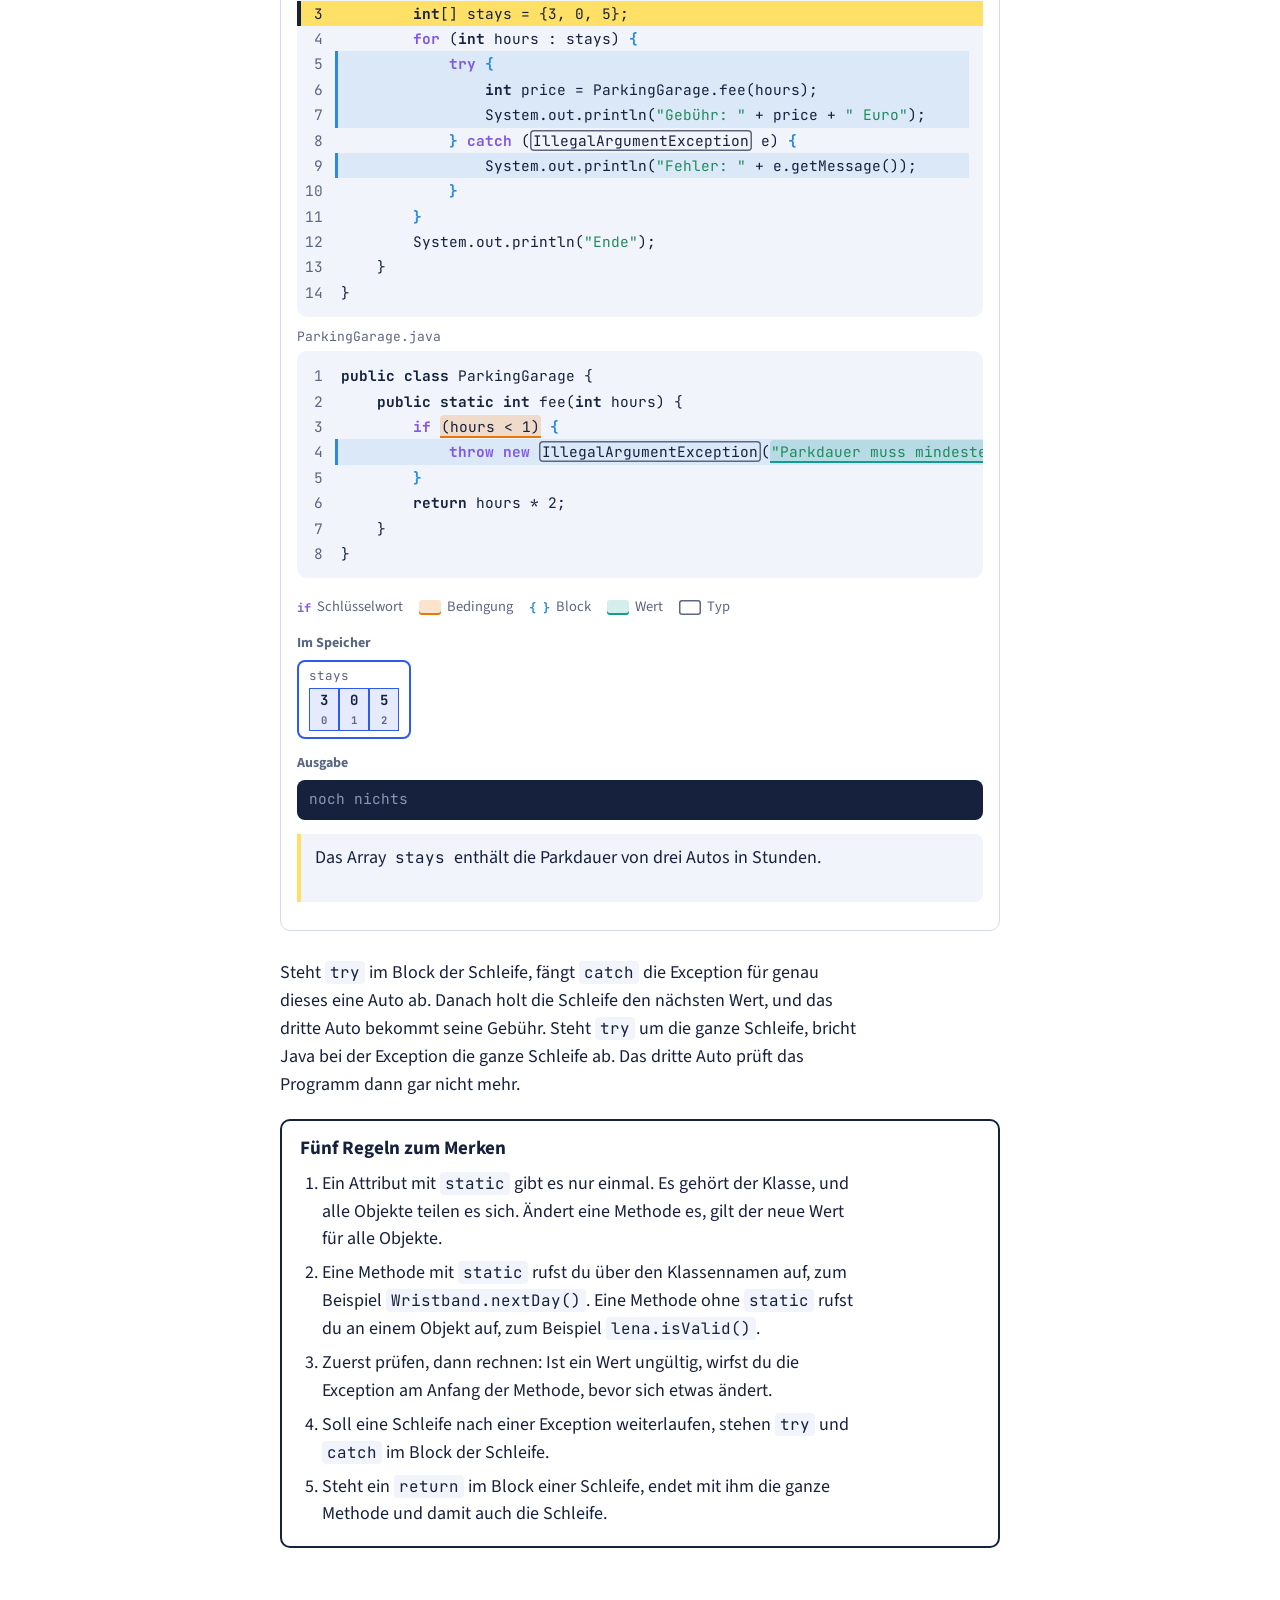
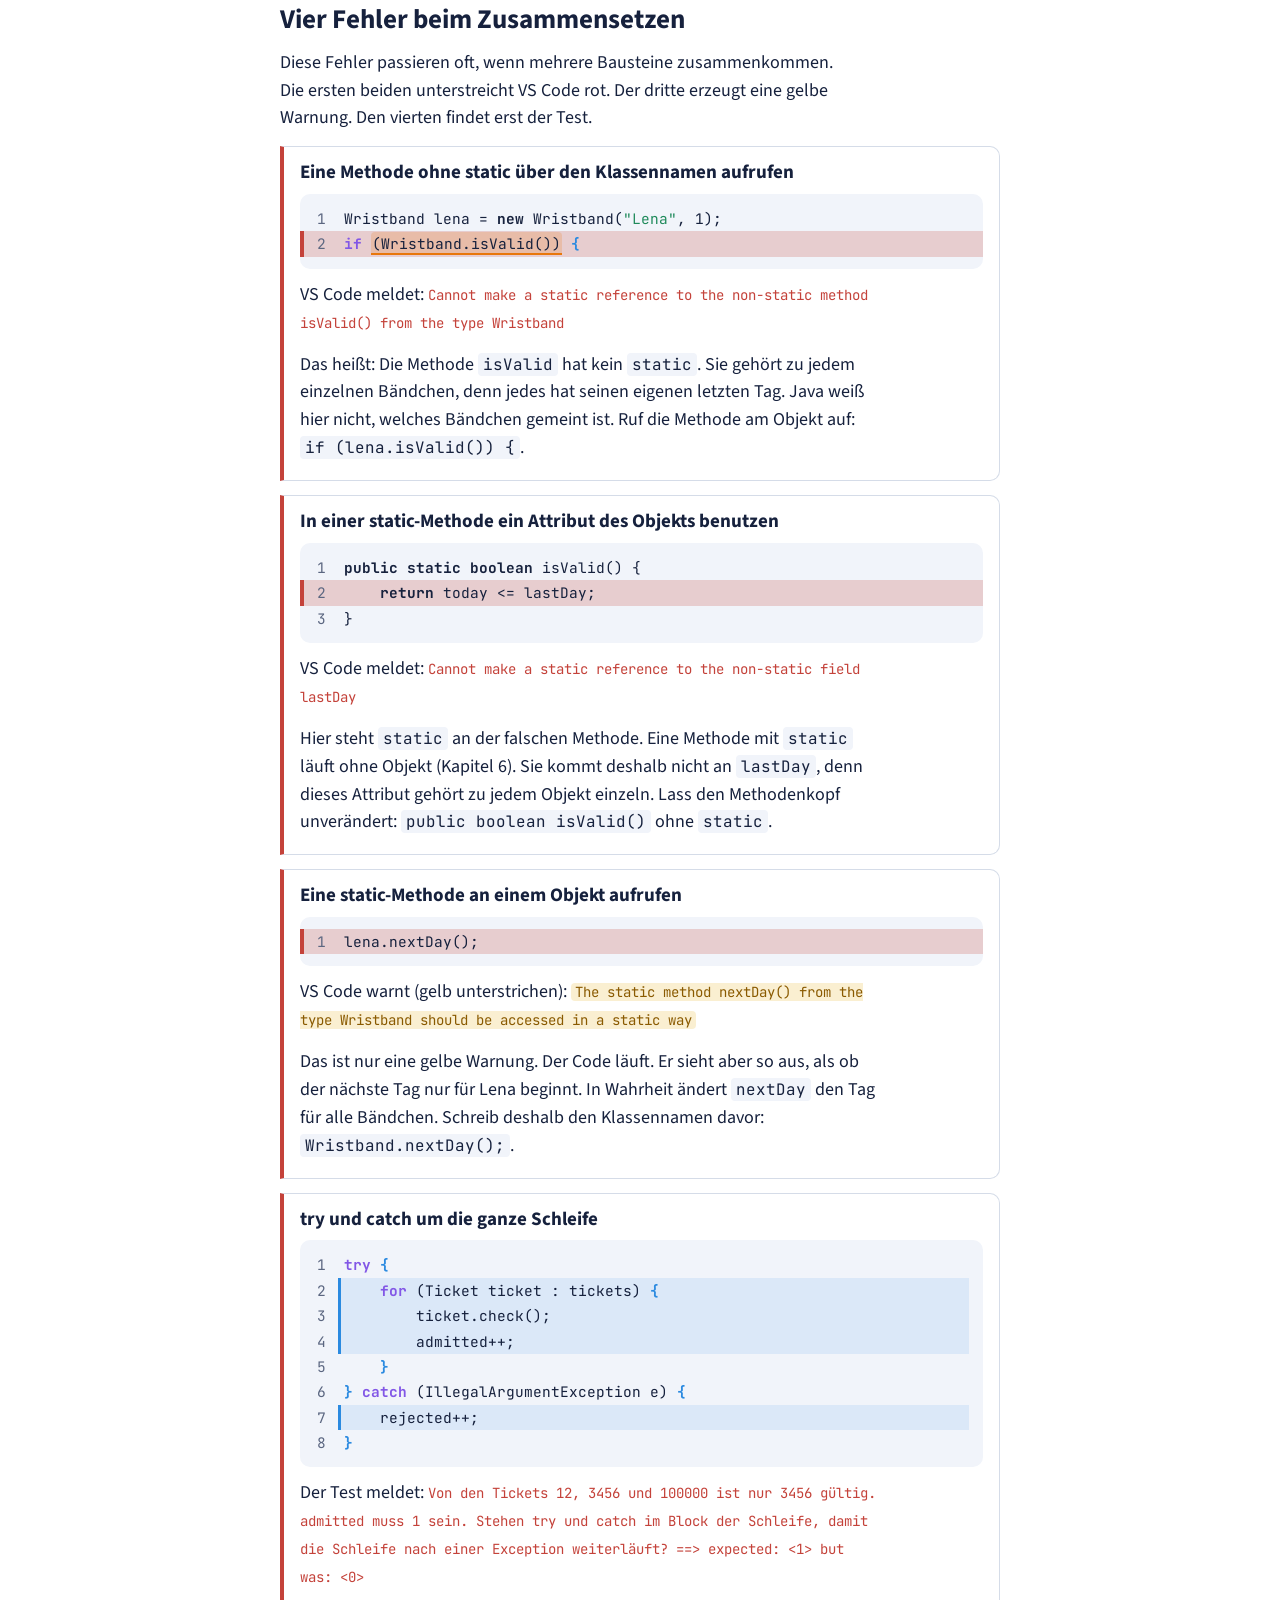
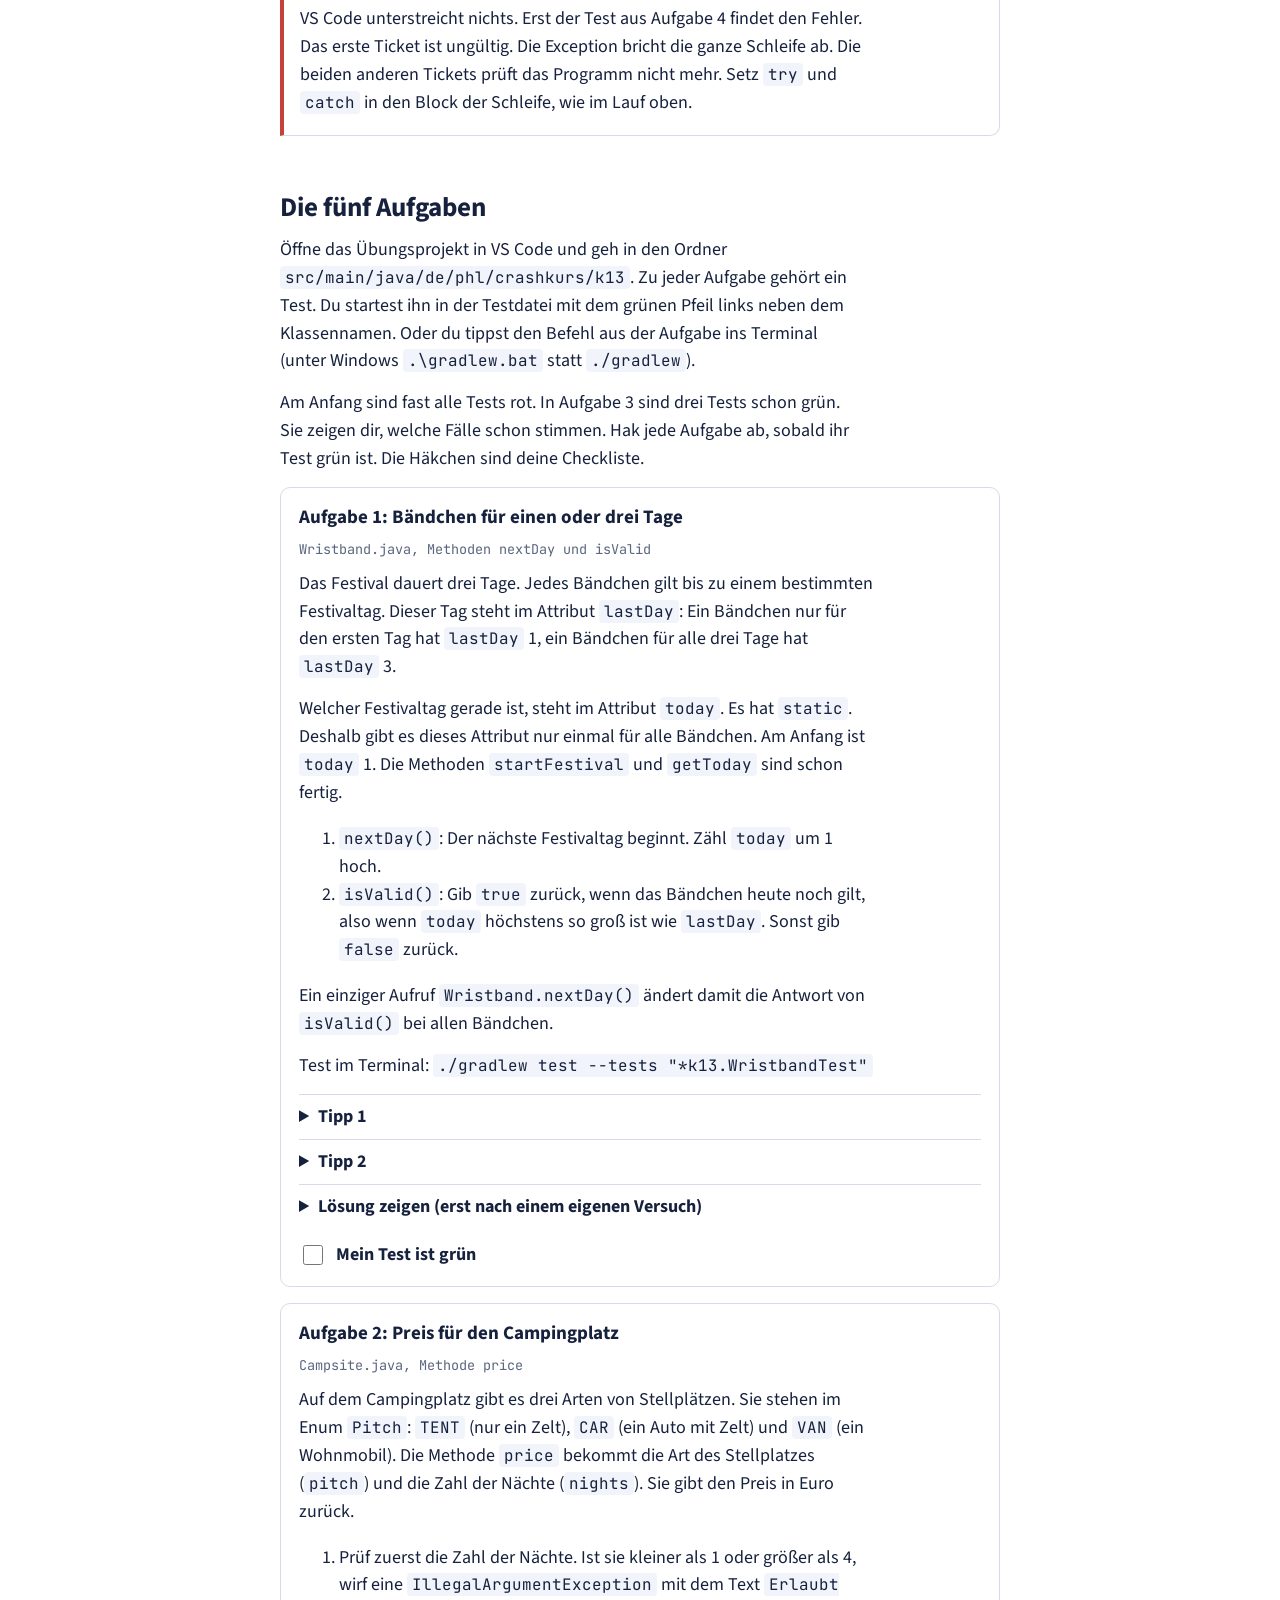
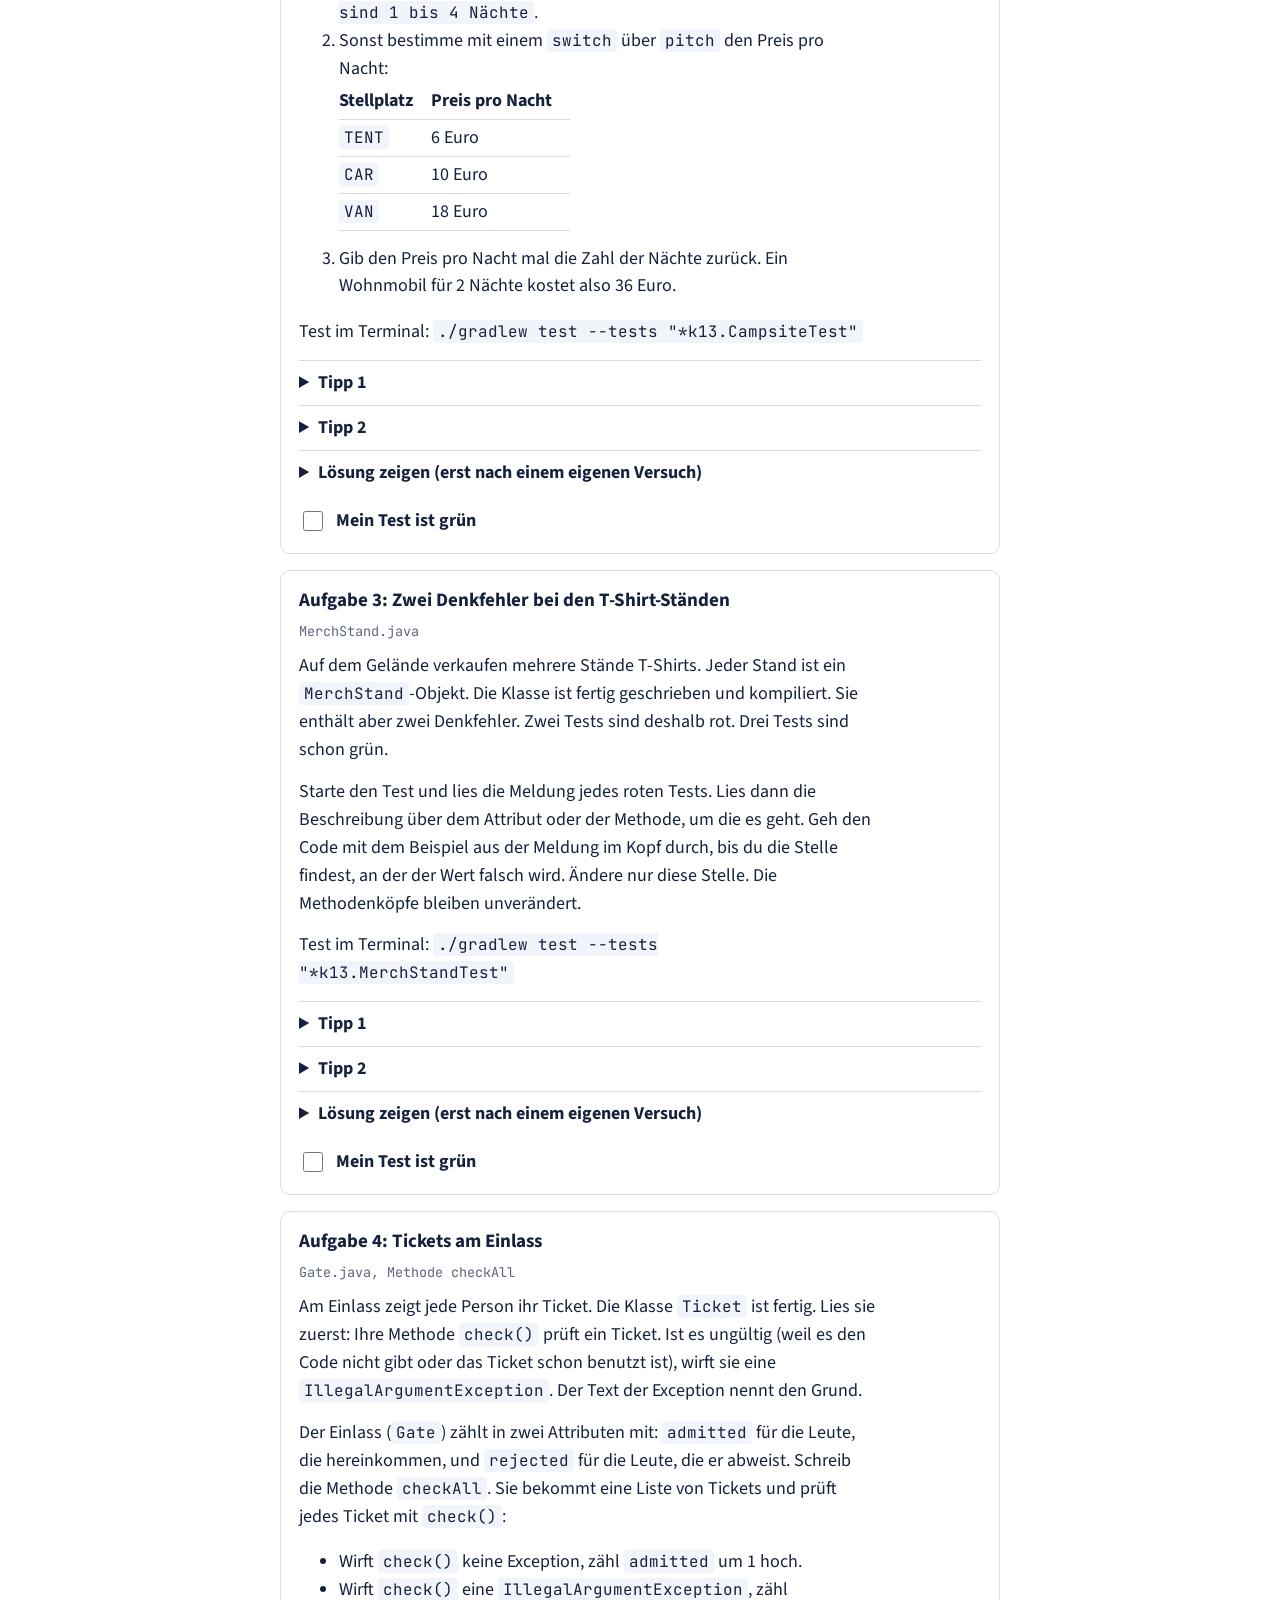
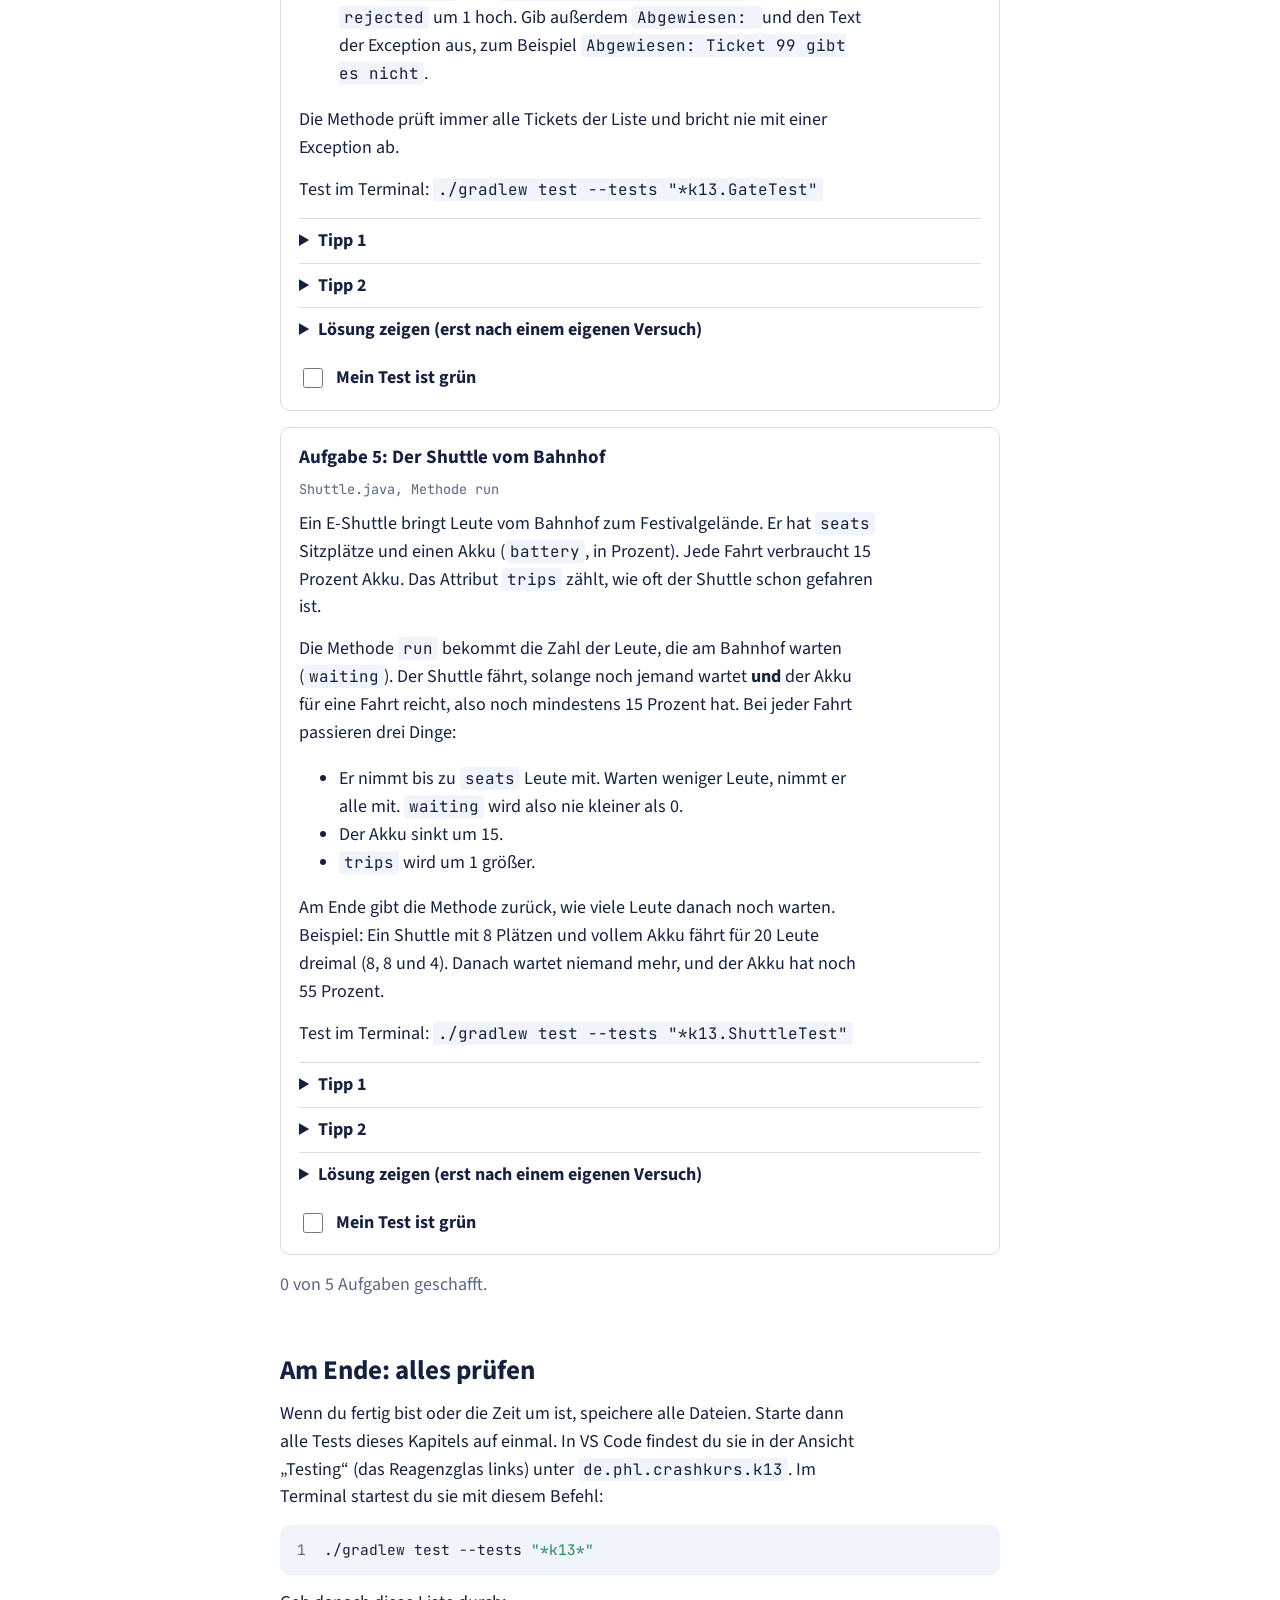
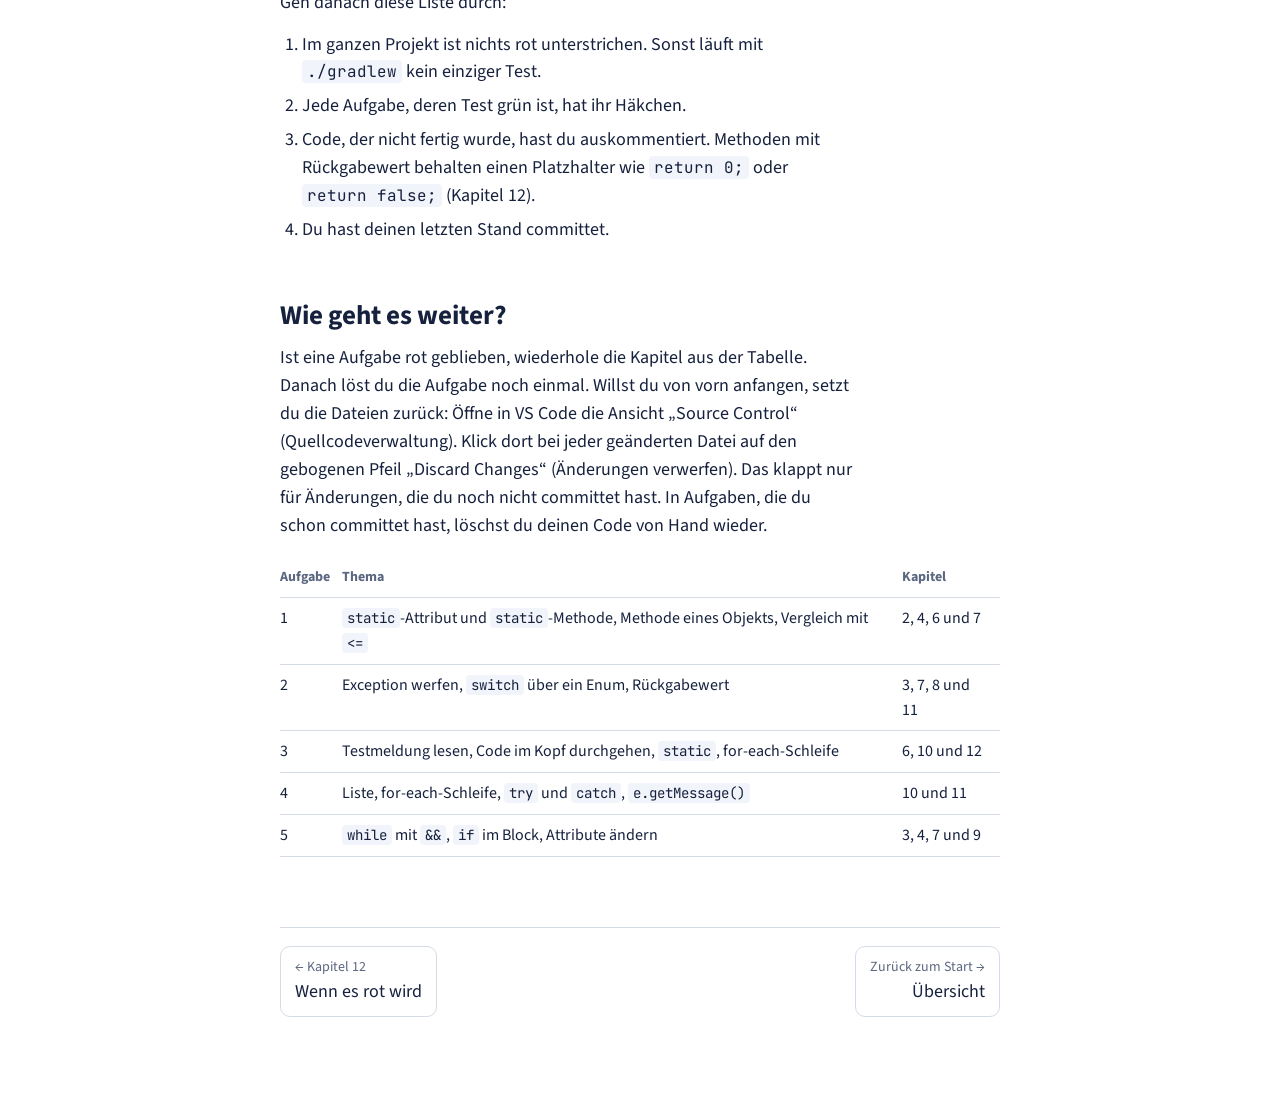
<file: docs/kapitel-13.html>
<!doctype html>
<html lang="de">
<head>
<meta charset="utf-8">
<meta name="viewport" content="width=device-width, initial-scale=1">
<title>Kapitel 13: Alles zusammen – Java-Crashkurs</title>
<link rel="preconnect" href="https://fonts.googleapis.com">
<link rel="preconnect" href="https://fonts.gstatic.com" crossorigin>
<link href="https://fonts.googleapis.com/css2?family=Source+Sans+3:ital,wght@0,400;0,700;1,400&family=JetBrains+Mono:wght@400;700&display=swap" rel="stylesheet">
<link rel="stylesheet" href="kurs.css">
<style>
/* Nur in diesem Kapitel: die Uhr und die Übersicht über das Projekt. */
.k13-uhr { border: 2px solid var(--k-ink); border-radius: var(--k-radius); padding: 16px 18px; margin: 16px 0 24px; display: flex; flex-wrap: wrap; gap: 12px 24px; align-items: center; }
.k13-zeit { font-family: var(--k-mono); font-size: 52px; font-weight: 700; line-height: 1; font-variant-numeric: tabular-nums; min-width: 5ch; }
.k13-uhr.k13-knapp .k13-zeit { color: var(--k-orange); }
.k13-uhr.k13-aus .k13-zeit { color: var(--k-stop); }
.k13-uhr .k13-rechts { flex: 1 1 240px; }
.k13-uhr .k13-stand { margin: 0 0 10px; }
.k13-uhr .k13-knoepfe { display: flex; flex-wrap: wrap; gap: 8px; align-items: center; }
.k13-uhr .k13-dauer { display: flex; flex-wrap: wrap; gap: 8px; align-items: center; margin: 0 0 10px; }
.k13-tab { width: 100%; border-collapse: collapse; margin: 6px 0 22px; font-size: 16px; }
.k13-tab th, .k13-tab td { text-align: left; vertical-align: top; padding: 8px 12px 8px 0; border-bottom: 1px solid var(--k-line); }
.k13-tab th { font-size: 14px; color: var(--k-muted); }
.k13-tab code { overflow-wrap: anywhere; }
.k13-rahmen { overflow-x: auto; }
@media (max-width: 600px) {
  .k13-tab tr { display: block; border-bottom: 1px solid var(--k-line); padding: 8px 0; }
  .k13-tab th { display: none; }
  .k13-tab td { display: block; border: 0; padding: 2px 0; }
  .k13-tab td:first-child { font-weight: 700; }
}
@media (max-width: 480px) { .k13-zeit { font-size: 40px; } }
</style>
</head>
<body>
<main class="kurs">

  <p class="vorwissen">Das solltest du schon kennen: alles aus den Kapiteln 1 bis 12. Am meisten brauchst du <code>static</code> aus Kapitel 6, Listen und die for-each-Schleife aus Kapitel 10, Exceptions aus Kapitel 11 und das Vorgehen bei roten Tests aus Kapitel 12.</p>

  <p>Auf einem Musikfestival gibt es viel zu organisieren: Bändchen für den Eintritt, einen Campingplatz, Stände mit T-Shirts, den Einlass und einen Shuttle-Bus vom Bahnhof. Für jeden dieser Bereiche liegt im Übungsprojekt eine kleine Klasse. Jede braucht noch ein Stück Code von dir.</p>
  <p>Neu ist in diesem Kapitel fast nichts. Neu ist, dass du die Bausteine aus allen Kapiteln zusammensetzt. In jeder Aufgabe stecken mehrere davon, zum Beispiel <code>static</code> und <code>if</code> oder eine Schleife mit <code>try</code> und <code>catch</code>. Du entscheidest selbst, welchen Baustein du an welcher Stelle brauchst.</p>
  <p>Die fünf Aufgaben hängen nicht voneinander ab. Jede hat ihre eigene Datei und ihren eigenen Test. Du kannst sie in jeder Reihenfolge lösen.</p>

  <h2>So arbeitest du in diesem Kapitel</h2>
  <p>Arbeite allein und ohne die anderen Kapitel dieses Kurses. Wenn du nicht weiterkommst, öffne zuerst einen Tipp und erst danach die Lösung. Geh bei jeder Aufgabe so vor wie in Kapitel 12:</p>
  <ol class="schritte">
    <li><strong>Lies die ganze Aufgabe und die Beschreibung über der Methode.</strong> Die Beschreibung steht in der Datei als Kommentar zwischen <code>/**</code> und <code>*/</code>. Sie sagt genau, was die Methode tun soll.</li>
    <li><strong>Frag dich: Welche Bausteine brauche ich?</strong> Soll dein Code etwas wiederholen, brauchst du eine Schleife. Gibt es mehrere Fälle, brauchst du <code>if</code> oder <code>switch</code>. Kann ein Wert ungültig sein, brauchst du eine Exception.</li>
    <li><strong>Schreib einen kleinen Schritt, speichere und starte den Test.</strong> Lies bei einem roten Test die Meldung: Welches Beispiel hat der Test geprüft? Was hat er erwartet, und was hat dein Code zurückgegeben?</li>
    <li><strong>Halte das Projekt kompilierbar.</strong> Ist etwas rot unterstrichen, läuft mit <code>./gradlew</code> kein einziger Test. Was du nicht fertig bekommst, kommentierst du aus.</li>
    <li><strong>Committe nach jeder fertigen Aufgabe</strong>, wie in Kapitel 12 beschrieben. Das Hochladen (Sync) klappt im Übungsprojekt nicht, in deinem eigenen Repository aber schon.</li>
  </ol>
  <p>Vorgegebene Zeilen änderst du nicht: keinen Methodenkopf, keinen Klassennamen und keine Testdatei. Schreib deinen Code an die Stellen mit <code>TODO</code>. In Aufgabe 3 gibt es kein <code>TODO</code>. Dort suchst du Fehler in fertigem Code.</p>

  <h2>Die Uhr: teil dir die Zeit ein</h2>
  <p>Mit der Uhr übst du, dir die Zeit einzuteilen. Such dir eine Dauer aus und starte die Uhr, wenn du mit der ersten Aufgabe anfängst. Rechne mit etwa einem Fünftel der Zeit pro Aufgabe, bei 50 Minuten also mit 10 Minuten. Hängst du länger an einer Stelle, geh zur nächsten Aufgabe und komm später zurück. Die Uhr läuft weiter, auch wenn du die Seite neu lädst. Zehn Minuten vor Schluss wird sie orange.</p>
  <div class="k13-uhr" id="uhr"></div>

  <h2>Das Projekt im Überblick</h2>
  <p>Alle Dateien liegen im Ordner <code>src/main/java/de/phl/crashkurs/k13</code>. Das Enum <code>Pitch</code> und die Klasse <code>Ticket</code> sind fertig. Du liest sie nur.</p>
  <div class="k13-rahmen">
  <table class="k13-tab">
    <tr><th>Aufgabe</th><th>Datei</th><th>Worum es geht</th><th>Bausteine</th></tr>
    <tr><td>1</td><td><code>Wristband.java</code></td><td>Bändchen, die bis zu einem Festivaltag gelten</td><td><code>static</code>, <code>if</code></td></tr>
    <tr><td>2</td><td><code>Campsite.java</code> (dazu <code>Pitch.java</code>)</td><td>Preis für einen Stellplatz auf dem Campingplatz</td><td>Exception werfen, <code>switch</code></td></tr>
    <tr><td>3</td><td><code>MerchStand.java</code></td><td>zwei Denkfehler bei den T-Shirt-Ständen finden</td><td>Fehler finden, <code>static</code>, for-each-Schleife</td></tr>
    <tr><td>4</td><td><code>Gate.java</code> (dazu <code>Ticket.java</code>)</td><td>Tickets am Einlass prüfen</td><td>Liste, for-each-Schleife, <code>try</code> und <code>catch</code></td></tr>
    <tr><td>5</td><td><code>Shuttle.java</code></td><td>Leute mit dem Shuttle vom Bahnhof zum Gelände bringen</td><td><code>while</code>, <code>&amp;&amp;</code>, <code>if</code>, Attribute</td></tr>
  </table>
  </div>
  <p>Im Ausgangszustand zeigt VS Code zwei gelbe Warnungen, zum Beispiel <span class="meldung">The value of the field Shuttle.seats is not used</span>. Das heißt: Dein Code benutzt das Attribut noch nirgends. Die Warnung verschwindet, sobald du es verwendest.</p>

  <h2>Eine Exception in einer Schleife abfangen</h2>
  <p>Hier setzt du zwei bekannte Bausteine neu zusammen: <code>try</code> und <code>catch</code> stehen im Block einer Schleife. Das Beispiel benutzt die Methode <code>fee</code> aus Kapitel 11. Sie berechnet die Parkgebühr und wirft eine Exception, wenn die Parkdauer kleiner als 1 Stunde ist. Diesmal rechnet das Programm für drei Autos auf dem Festivalparkplatz nacheinander die Gebühr aus. Das zweite Auto hat eine ungültige Parkdauer von 0 Stunden.</p>
  <p>Klick dich zuerst durch die Fassung mit <code>try</code> im Block der Schleife. Stell dann die Fassung mit <code>try</code> um die ganze Schleife ein. Achte darauf, was nach der Exception mit dem dritten Auto passiert.</p>

  <div id="lauf1"></div>

  <p>Steht <code>try</code> im Block der Schleife, fängt <code>catch</code> die Exception für genau dieses eine Auto ab. Danach holt die Schleife den nächsten Wert, und das dritte Auto bekommt seine Gebühr. Steht <code>try</code> um die ganze Schleife, bricht Java bei der Exception die ganze Schleife ab. Das dritte Auto prüft das Programm dann gar nicht mehr.</p>

  <div class="merke">
    <h3>Fünf Regeln zum Merken</h3>
    <ol>
      <li>Ein Attribut mit <code>static</code> gibt es nur einmal. Es gehört der Klasse, und alle Objekte teilen es sich. Ändert eine Methode es, gilt der neue Wert für alle Objekte.</li>
      <li>Eine Methode mit <code>static</code> rufst du über den Klassennamen auf, zum Beispiel <code>Wristband.nextDay()</code>. Eine Methode ohne <code>static</code> rufst du an einem Objekt auf, zum Beispiel <code>lena.isValid()</code>.</li>
      <li>Zuerst prüfen, dann rechnen: Ist ein Wert ungültig, wirfst du die Exception am Anfang der Methode, bevor sich etwas ändert.</li>
      <li>Soll eine Schleife nach einer Exception weiterlaufen, stehen <code>try</code> und <code>catch</code> im Block der Schleife.</li>
      <li>Steht ein <code>return</code> im Block einer Schleife, endet mit ihm die ganze Methode und damit auch die Schleife.</li>
    </ol>
  </div>

  <h2>Vier Fehler beim Zusammensetzen</h2>
  <p>Diese Fehler passieren oft, wenn mehrere Bausteine zusammenkommen. Die ersten beiden unterstreicht VS Code rot. Der dritte erzeugt eine gelbe Warnung. Den vierten findet erst der Test.</p>
  <div id="fehler"></div>

  <h2>Die fünf Aufgaben</h2>
  <p>Öffne das Übungsprojekt in VS Code und geh in den Ordner <code>src/main/java/de/phl/crashkurs/k13</code>. Zu jeder Aufgabe gehört ein Test. Du startest ihn in der Testdatei mit dem grünen Pfeil links neben dem Klassennamen. Oder du tippst den Befehl aus der Aufgabe ins Terminal (unter Windows <code>.\gradlew.bat</code> statt <code>./gradlew</code>).</p>
  <p>Am Anfang sind fast alle Tests rot. In Aufgabe 3 sind drei Tests schon grün. Sie zeigen dir, welche Fälle schon stimmen. Hak jede Aufgabe ab, sobald ihr Test grün ist. Die Häkchen sind deine Checkliste.</p>
  <div id="aufgaben"></div>

  <h2>Am Ende: alles prüfen</h2>
  <p>Wenn du fertig bist oder die Zeit um ist, speichere alle Dateien. Starte dann alle Tests dieses Kapitels auf einmal. In VS Code findest du sie in der Ansicht „Testing“ (das Reagenzglas links) unter <code>de.phl.crashkurs.k13</code>. Im Terminal startest du sie mit diesem Befehl:</p>
  <div class="code" data-code='./gradlew test --tests "*k13*"' data-legende="nein"></div>
  <p>Geh danach diese Liste durch:</p>
  <ol class="schritte">
    <li>Im ganzen Projekt ist nichts rot unterstrichen. Sonst läuft mit <code>./gradlew</code> kein einziger Test.</li>
    <li>Jede Aufgabe, deren Test grün ist, hat ihr Häkchen.</li>
    <li>Code, der nicht fertig wurde, hast du auskommentiert. Methoden mit Rückgabewert behalten einen Platzhalter wie <code>return 0;</code> oder <code>return false;</code> (Kapitel 12).</li>
    <li>Du hast deinen letzten Stand committet.</li>
  </ol>

  <h2>Wie geht es weiter?</h2>
  <p>Ist eine Aufgabe rot geblieben, wiederhole die Kapitel aus der Tabelle. Danach löst du die Aufgabe noch einmal. Willst du von vorn anfangen, setzt du die Dateien zurück: Öffne in VS Code die Ansicht „Source Control“ (Quellcodeverwaltung). Klick dort bei jeder geänderten Datei auf den gebogenen Pfeil „Discard Changes“ (Änderungen verwerfen). Das klappt nur für Änderungen, die du noch nicht committet hast. In Aufgaben, die du schon committet hast, löschst du deinen Code von Hand wieder.</p>
  <div class="k13-rahmen">
  <table class="k13-tab">
    <tr><th>Aufgabe</th><th>Thema</th><th>Kapitel</th></tr>
    <tr><td>1</td><td><code>static</code>-Attribut und <code>static</code>-Methode, Methode eines Objekts, Vergleich mit <code>&lt;=</code></td><td>2, 4, 6 und 7</td></tr>
    <tr><td>2</td><td>Exception werfen, <code>switch</code> über ein Enum, Rückgabewert</td><td>3, 7, 8 und 11</td></tr>
    <tr><td>3</td><td>Testmeldung lesen, Code im Kopf durchgehen, <code>static</code>, for-each-Schleife</td><td>6, 10 und 12</td></tr>
    <tr><td>4</td><td>Liste, for-each-Schleife, <code>try</code> und <code>catch</code>, <code>e.getMessage()</code></td><td>10 und 11</td></tr>
    <tr><td>5</td><td><code>while</code> mit <code>&amp;&amp;</code>, <code>if</code> im Block, Attribute ändern</td><td>3, 4, 7 und 9</td></tr>
  </table>
  </div>

</main>

<script src="kurs.js"></script>
<script>
(function () {
  var el = Kurs.el, knopf = Kurs.knopf, urteil = Kurs.urteil;

  /* ---------- Die Uhr (nur in diesem Kapitel) ----------
     Zustand im Browserspeicher unter crashkurs-k13-uhr: { laeuft, start (ms), verbraucht (ms), dauer (Minuten) }. */
  var DAUERN = [30, 50, 75], STANDARD = 50, KNAPP = 10 * 60 * 1000, SCHLUESSEL = 'crashkurs-k13-uhr';
  var uhrBox = document.getElementById('uhr'), zeitEl, standEl, startK, pauseK, nullK, dauerK = [], takt = null, titel = document.title, letzterStand = '';
  function lies() {
    try {
      var z = JSON.parse(Kurs.holen(SCHLUESSEL));
      if (z && typeof z.verbraucht === 'number') { if (DAUERN.indexOf(z.dauer) < 0) z.dauer = STANDARD; return z; }
    } catch (e) {}
    return { laeuft: false, start: 0, verbraucht: 0, dauer: STANDARD };
  }
  function schreib(z) { Kurs.merken(SCHLUESSEL, JSON.stringify(z)); }
  function rest(z, jetzt) { return Math.max(0, z.dauer * 60 * 1000 - z.verbraucht - (z.laeuft ? jetzt - z.start : 0)); }
  function format(ms) { var s = Math.ceil(ms / 1000), m = Math.floor(s / 60); s = s % 60; return (m < 10 ? '0' : '') + m + ':' + (s < 10 ? '0' : '') + s; }
  function zeigeUhr(jetzt) {
    var z = lies(), r = rest(z, jetzt == null ? Date.now() : jetzt), stand, begonnen = z.laeuft || z.verbraucht > 0 || z.start > 0;
    zeitEl.textContent = format(r);
    uhrBox.classList.toggle('k13-knapp', r > 0 && r <= KNAPP);
    uhrBox.classList.toggle('k13-aus', r === 0);
    if (r === 0) stand = 'Die Zeit ist um. Speichere alle Dateien und geh die Liste unter „Am Ende: alles prüfen“ durch.';
    else if (z.laeuft && r <= KNAPP) stand = 'Noch höchstens zehn Minuten. Speichere jetzt. Was nicht kompiliert, kommentierst du aus. Committe deinen Stand.';
    else if (z.laeuft) stand = 'Die Uhr läuft. Rechne mit etwa ' + (z.dauer / 5) + ' Minuten pro Aufgabe.';
    else if (begonnen) stand = 'Die Uhr ist angehalten.';
    else stand = 'Die Uhr steht auf ' + z.dauer + ' Minuten. Starte sie, wenn du mit der ersten Aufgabe anfängst.';
    if (stand !== letzterStand) { standEl.textContent = stand; letzterStand = stand; }
    startK.disabled = z.laeuft || r === 0;
    pauseK.disabled = !z.laeuft || r === 0;
    startK.textContent = begonnen && !z.laeuft ? 'Weiter' : 'Start';
    dauerK.forEach(function (k) {
      var an = k._minuten === z.dauer;
      k.classList.toggle('an', an); k.setAttribute('aria-pressed', an ? 'true' : 'false'); k.disabled = begonnen;
    });
    document.title = z.laeuft && r > 0 ? format(r) + ' – ' + titel : titel;
    if (z.laeuft && r > 0 && !takt) takt = setInterval(function () { zeigeUhr(); }, 1000);
    if ((!z.laeuft || r === 0) && takt) { clearInterval(takt); takt = null; }
  }
  function uhr() {
    zeitEl = el('div', 'k13-zeit'); zeitEl.setAttribute('role', 'timer'); zeitEl.setAttribute('aria-label', 'Restzeit in Minuten und Sekunden');
    var rechts = el('div', 'k13-rechts');
    var dauer = el('div', 'k13-dauer'); dauer.appendChild(el('span', null, 'Dauer:'));
    DAUERN.forEach(function (m) {
      var k = knopf('chip', m + ' Minuten', function () { var z = lies(); if (z.laeuft || z.verbraucht > 0 || z.start > 0) return; z.dauer = m; schreib(z); zeigeUhr(); });
      k._minuten = m; dauerK.push(k); dauer.appendChild(k);
    });
    standEl = el('p', 'k13-stand'); standEl.setAttribute('aria-live', 'polite');
    var reihe = el('div', 'k13-knoepfe');
    startK = knopf('knopf haupt', 'Start', function () { var z = lies(); z.laeuft = true; z.start = Date.now(); schreib(z); zeigeUhr(); });
    pauseK = knopf('knopf', 'Pause', function () { var z = lies(), j = Date.now(); z.verbraucht = Math.min(z.dauer * 60 * 1000, z.verbraucht + j - z.start); z.laeuft = false; schreib(z); zeigeUhr(); });
    nullK = knopf('knopf', 'Zurücksetzen', function () { var z = lies(); schreib({ laeuft: false, start: 0, verbraucht: 0, dauer: z.dauer }); zeigeUhr(); });
    [startK, pauseK, nullK].forEach(function (k) { reihe.appendChild(k); });
    rechts.appendChild(dauer); rechts.appendChild(standEl); rechts.appendChild(reihe);
    uhrBox.appendChild(zeitEl); uhrBox.appendChild(rechts);
    zeigeUhr();
  }

  /* ---------- Der Lauf: try und catch in einer Schleife ---------- */
  var TEXT = 'Parkdauer muss mindestens 1 Stunde sein';
  var GARAGE = ['public class ParkingGarage {', '    public static int fee(int hours) {', '        if (hours < 1) {',
    '            «violett:throw new» «typ:IllegalArgumentException»(«tuerkis:"Parkdauer muss mindestens 1 Stunde sein"»);',
    '        }', '        return hours * 2;', '    }', '}'];
  var STAYS = [3, 0, 5];
  function mainCode(innen) {
    var kopf = ['public class Main {', '    public static void main(String[] args) {', '        int[] stays = {3, 0, 5};'];
    var fuss = ['        System.out.println("Ende");', '    }', '}'];
    var mitte = innen
      ? ['        for (int hours : stays) {', '            try {', '                int price = ParkingGarage.fee(hours);', '                System.out.println("Gebühr: " + price + " Euro");',
         '            } catch («typ:IllegalArgumentException» e) {', '                System.out.println("Fehler: " + e.getMessage());', '            }', '        }']
      : ['        try {', '            for (int hours : stays) {', '                int price = ParkingGarage.fee(hours);', '                System.out.println("Gebühr: " + price + " Euro");',
         '            }', '        } catch («typ:IllegalArgumentException» e) {', '            System.out.println("Fehler: " + e.getMessage());', '        }'];
    return kopf.concat(mitte, fuss);
  }
  /* Zeilen in Main.java: innen  for 4, try 5, Aufruf 6, Ausgabe 7, catch 8, Fehlertext 9, Ende 12
                          außen  try 4, for 5, Aufruf 6, Ausgabe 7, catch 9, Fehlertext 10, Ende 12 */
  function inFee(a, h) {
    a.bereich('fee(…)', 'ParkingGarage.java', 6).setze('hours', h)
      .schritt(2, 'Java springt in die Methode <code>fee</code>. Ihr Parameter <code>hours</code> bekommt den Wert ' + h + '. Zeile 6 in <code>Main.java</code> wartet so lange.');
    a.schritt(3, 'Die Methode prüft zuerst den Parameter: ' + urteil(h + ' < 1', h < 1) + '.');
    if (h < 1) {
      a.objekt('1', 'IllegalArgumentException', [['message', '"' + TEXT + '"']])
        .schritt(4, '<code>throw</code> wirft eine Exception mit dem Text aus der Klammer. Die Methode <code>fee</code> bricht sofort ab.', { abbruch: true });
      a.verlasse();
      return true;
    }
    a.schritt(6, 'Die Bedingung war falsch. <code>return</code> gibt ' + h + ' * 2 = ' + (h * 2) + ' zurück.', { skip: [4] });
    a.verlasse().setze('price', h * 2).schritt(6, 'Zurück in <code>Main.java</code>. Java speichert den Rückgabewert ' + (h * 2) + ' in <code>price</code>.');
    return false;
  }

  Kurs.start({
    nr: 13,
    legende: { violett: 'Schlüsselwort', blau: 'Block', typ: 'Typ', tuerkis: 'Wert' },

    laeufe: {
      lauf1: {
        eingabe: { art: 'wahl', label: 'Fassung', werte: [{ text: 'try im Block der Schleife', wert: 'innen' }, { text: 'try um die ganze Schleife', wert: 'aussen' }] },
        untereinander: true,
        dateien: function (v) { return [{ name: 'Main.java', code: mainCode(v === 'innen') }, { name: 'ParkingGarage.java', code: GARAGE }]; },
        schritte: function (v) {
          var a = Kurs.ablauf().datei('Main.java'), innen = v === 'innen', i, h, geworfen;
          a.setze('stays', { array: STAYS }).schritt(3, 'Das Array <code>stays</code> enthält die Parkdauer von drei Autos in Stunden.');
          if (!innen) a.schritt(4, 'Der <code>try</code>-Block beginnt. Er umfasst die ganze Schleife.');
          for (i = 0; i < STAYS.length; i++) {
            h = STAYS[i];
            a.loesche('price').setze('hours', h).schritt(innen ? 4 : 5, (i === 0 ? 'Die for-each-Schleife holt den ersten Wert aus <code>stays</code>: ' : 'Die Schleife holt den nächsten Wert: ') + '<code>hours</code> ist ' + h + '.');
            if (innen) a.schritt(5, 'Der <code>try</code>-Block beginnt. Er steht im Block der Schleife und gilt nur für dieses eine Auto.');
            a.schritt(6, 'Java ruft <code>fee</code> auf und gibt ihr den Wert ' + h + ' mit.');
            geworfen = inFee(a, h);
            if (!geworfen) {
              a.aus('Gebühr: ' + (h * 2) + ' Euro').schritt(7, 'Java gibt „Gebühr: ' + (h * 2) + ' Euro“ aus.');
              continue;
            }
            if (innen) {
              a.schritt(6, 'Die Exception kommt zurück in Zeile 6. Diese Zeile steht im <code>try</code>-Block. Java bricht nur den <code>try</code>-Block ab. Zeile 7 läuft für dieses Auto nicht.', { abbruch: true });
              a.setze('e', { ref: '1' }).schritt(8, 'Der Typ passt. Der <code>catch</code>-Block fängt die <code>IllegalArgumentException</code> ab, und <code>e</code> zeigt auf die Exception ①.');
              a.aus('Fehler: ' + TEXT).schritt(9, '<code>e.getMessage()</code> gibt den Text der Exception zurück. Java gibt „Fehler: ' + TEXT + '“ aus.');
              a.loesche('e');
            } else {
              a.loesche('hours').schritt(6, 'Die Exception kommt zurück in Zeile 6. Der <code>try</code>-Block umfasst die ganze Schleife. Also bricht Java die ganze Schleife ab. Das Auto mit ' + STAYS[2] + ' Stunden kommt nicht mehr dran.', { abbruch: true });
              a.setze('e', { ref: '1' }).schritt(9, 'Der <code>catch</code>-Block fängt die <code>IllegalArgumentException</code> ab, und <code>e</code> zeigt auf die Exception ①.', { skip: [7] });
              a.aus('Fehler: ' + TEXT).schritt(10, 'Java gibt „Fehler: ' + TEXT + '“ aus. Danach macht es hinter dem <code>catch</code>-Block weiter, nicht in der Schleife.');
              a.loesche('e').aus('Ende').schritt(12, 'Java gibt „Ende“ aus. Für das dritte Auto steht keine Gebühr in der Ausgabe.');
              return a.schritte;
            }
          }
          a.loesche('price').loesche('hours').schritt(4, 'In <code>stays</code> gibt es keinen weiteren Wert. Die Schleife ist zu Ende.');
          a.aus('Ende').schritt(12, 'Java gibt „Ende“ aus. Es hat alle drei Autos geprüft. Nur das Auto mit 0 Stunden hat eine Fehlermeldung ausgelöst.');
          return a.schritte;
        }
      }
    },

    fehler: [
      { titel: 'Eine Methode ohne static über den Klassennamen aufrufen', code: ['Wristband lena = new Wristband("Lena", 1);', 'if (Wristband.isValid()) {'], rot: [2],
        meldung: 'Cannot make a static reference to the non-static method isValid() from the type Wristband',
        text: '<p>Das heißt: Die Methode <code>isValid</code> hat kein <code>static</code>. Sie gehört zu jedem einzelnen Bändchen, denn jedes hat seinen eigenen letzten Tag. Java weiß hier nicht, welches Bändchen gemeint ist. Ruf die Methode am Objekt auf: <code>if (lena.isValid()) {</code>.</p>' },
      { titel: 'In einer static-Methode ein Attribut des Objekts benutzen', code: ['public static boolean isValid() {', '    return today <= lastDay;', '}'], rot: [2],
        meldung: 'Cannot make a static reference to the non-static field lastDay',
        text: '<p>Hier steht <code>static</code> an der falschen Methode. Eine Methode mit <code>static</code> läuft ohne Objekt (Kapitel 6). Sie kommt deshalb nicht an <code>lastDay</code>, denn dieses Attribut gehört zu jedem Objekt einzeln. Lass den Methodenkopf unverändert: <code>public boolean isValid()</code> ohne <code>static</code>.</p>' },
      { titel: 'Eine static-Methode an einem Objekt aufrufen', code: ['lena.nextDay();'], rot: [1], quelle: 'Warnung',
        meldung: 'The static method nextDay() from the type Wristband should be accessed in a static way',
        text: '<p>Das ist nur eine gelbe Warnung. Der Code läuft. Er sieht aber so aus, als ob der nächste Tag nur für Lena beginnt. In Wahrheit ändert <code>nextDay</code> den Tag für alle Bändchen. Schreib deshalb den Klassennamen davor: <code>Wristband.nextDay();</code>.</p>' },
      { titel: 'try und catch um die ganze Schleife', code: ['try {', '    for (Ticket ticket : tickets) {', '        ticket.check();', '        admitted++;', '    }', '} catch (IllegalArgumentException e) {', '    rejected++;', '}'], quelle: 'Test',
        meldung: 'Von den Tickets 12, 3456 und 100000 ist nur 3456 gültig. admitted muss 1 sein. Stehen try und catch im Block der Schleife, damit die Schleife nach einer Exception weiterläuft? ==> expected: <1> but was: <0>',
        text: '<p>VS Code unterstreicht nichts. Erst der Test aus Aufgabe 4 findet den Fehler. Das erste Ticket ist ungültig. Die Exception bricht die ganze Schleife ab. Die beiden anderen Tickets prüft das Programm nicht mehr. Setz <code>try</code> und <code>catch</code> in den Block der Schleife, wie im Lauf oben.</p>' }
    ],

    aufgaben: [
      { titel: 'Aufgabe 1: Bändchen für einen oder drei Tage', datei: 'Wristband.java, Methoden nextDay und isValid', befehl: './gradlew test --tests "*k13.WristbandTest"',
        text: '<p>Das Festival dauert drei Tage. Jedes Bändchen gilt bis zu einem bestimmten Festivaltag. Dieser Tag steht im Attribut <code>lastDay</code>: Ein Bändchen nur für den ersten Tag hat <code>lastDay</code> 1, ein Bändchen für alle drei Tage hat <code>lastDay</code> 3.</p>' +
          '<p>Welcher Festivaltag gerade ist, steht im Attribut <code>today</code>. Es hat <code>static</code>. Deshalb gibt es dieses Attribut nur einmal für alle Bändchen. Am Anfang ist <code>today</code> 1. Die Methoden <code>startFestival</code> und <code>getToday</code> sind schon fertig.</p>' +
          '<ol><li><code>nextDay()</code>: Der nächste Festivaltag beginnt. Zähl <code>today</code> um 1 hoch.</li>' +
          '<li><code>isValid()</code>: Gib <code>true</code> zurück, wenn das Bändchen heute noch gilt, also wenn <code>today</code> höchstens so groß ist wie <code>lastDay</code>. Sonst gib <code>false</code> zurück.</li></ol>' +
          '<p>Ein einziger Aufruf <code>Wristband.nextDay()</code> ändert damit die Antwort von <code>isValid()</code> bei allen Bändchen.</p>',
        tipps: ['<code>nextDay</code> braucht nur eine Zeile. Wie du eine Zahl um 1 hochzählst, steht in Kapitel 2.',
          '„höchstens“ heißt <code>&lt;=</code> (Kapitel 7). Am Tag 1 gilt ein Bändchen mit <code>lastDay</code> 1 noch. Mit <code>&lt;</code> allein wäre es schon am ersten Tag ungültig.'],
        loesung: [{ datei: 'Wristband.java', code: ['public static void nextDay() {', '    today++;', '}', '', 'public boolean isValid() {', '    if (today <= lastDay) {', '        return true;', '    } else {', '        return false;', '    }', '}'] }],
        erklaerung: '<ul><li><strong><code>nextDay</code></strong> (Kapitel 6): <code>today</code> gehört der Klasse. Die Methode hat <code>static</code> und braucht kein Objekt. Sie darf <code>today</code> ändern, weil auch <code>today</code> der Klasse gehört.</li>' +
          '<li><strong><code>isValid</code></strong> (Kapitel 4, 6 und 7): Die Methode hat kein <code>static</code>. Sie gehört zu einem Bändchen und vergleicht dessen eigenes <code>lastDay</code> mit dem gemeinsamen <code>today</code>. Weil es <code>today</code> nur einmal gibt, wirkt ein Aufruf von <code>nextDay</code> auf alle Bändchen.</li></ul>' },
      { titel: 'Aufgabe 2: Preis für den Campingplatz', datei: 'Campsite.java, Methode price', befehl: './gradlew test --tests "*k13.CampsiteTest"',
        text: '<p>Auf dem Campingplatz gibt es drei Arten von Stellplätzen. Sie stehen im Enum <code>Pitch</code>: <code>TENT</code> (nur ein Zelt), <code>CAR</code> (ein Auto mit Zelt) und <code>VAN</code> (ein Wohnmobil). Die Methode <code>price</code> bekommt die Art des Stellplatzes (<code>pitch</code>) und die Zahl der Nächte (<code>nights</code>). Sie gibt den Preis in Euro zurück.</p>' +
          '<ol><li>Prüf zuerst die Zahl der Nächte. Ist sie kleiner als 1 oder größer als 4, wirf eine <code>IllegalArgumentException</code> mit dem Text <code>Erlaubt sind 1 bis 4 Nächte</code>.</li>' +
          '<li>Sonst bestimme mit einem <code>switch</code> über <code>pitch</code> den Preis pro Nacht:' +
          '<table><tr><th>Stellplatz</th><th>Preis pro Nacht</th></tr><tr><td><code>TENT</code></td><td>6 Euro</td></tr><tr><td><code>CAR</code></td><td>10 Euro</td></tr><tr><td><code>VAN</code></td><td>18 Euro</td></tr></table></li>' +
          '<li>Gib den Preis pro Nacht mal die Zahl der Nächte zurück. Ein Wohnmobil für 2 Nächte kostet also 36 Euro.</li></ol>',
        tipps: ['Für die Prüfung brauchst du zwei Bedingungen, die mit <code>||</code> (oder) verbunden sind (Kapitel 7). Das <code>throw</code> steht ganz am Anfang, so wie bei <code>fee</code> in Kapitel 11.',
          'Leg vor dem <code>switch</code> eine Variable mit Startwert an: <code>int perNight = 0;</code>. Setze ihren Wert in jedem <code>case</code> und schließ jeden Fall mit <code>break;</code> ab. Nach dem <code>switch</code> kommt das <code>return</code>. Ein <code>return</code> in jedem Fall ohne <code>default</code> unterstreicht VS Code rot (Kapitel 8).'],
        loesung: [{ datei: 'Campsite.java', code: ['public static int price(Pitch pitch, int nights) {', '    if (nights < 1 || nights > 4) {', '        throw new IllegalArgumentException("Erlaubt sind 1 bis 4 Nächte");', '    }', '    int perNight = 0;', '    switch (pitch) {', '        case TENT:', '            perNight = 6;', '            break;', '        case CAR:', '            perNight = 10;', '            break;', '        case VAN:', '            perNight = 18;', '            break;', '    }', '    return perNight * nights;', '}'] }],
        erklaerung: '<ul><li><strong>Die Prüfung</strong> (Kapitel 7 und 11): Bei <code>throw</code> bricht die Methode sofort ab. Alles darunter läuft dann nicht. Ist die Zahl der Nächte gültig, ist die Bedingung falsch, und es geht mit dem <code>switch</code> weiter.</li>' +
          '<li><strong>Der <code>switch</code></strong> (Kapitel 8): In den Fällen steht nur der Name des Werts, also <code>case TENT:</code> ohne <code>Pitch.</code> davor. Ohne <code>break</code> würde Java in den nächsten Fall weiterlaufen, und alle Preise wären 18 Euro.</li>' +
          '<li><strong>Der Rückgabewert</strong> (Kapitel 3): Die Methode gibt nichts aus. Sie gibt das Ergebnis mit <code>return</code> zurück.</li></ul>' },
      { titel: 'Aufgabe 3: Zwei Denkfehler bei den T-Shirt-Ständen', datei: 'MerchStand.java', befehl: './gradlew test --tests "*k13.MerchStandTest"',
        text: '<p>Auf dem Gelände verkaufen mehrere Stände T-Shirts. Jeder Stand ist ein <code>MerchStand</code>-Objekt. Die Klasse ist fertig geschrieben und kompiliert. Sie enthält aber zwei Denkfehler. Zwei Tests sind deshalb rot. Drei Tests sind schon grün.</p>' +
          '<p>Starte den Test und lies die Meldung jedes roten Tests. Lies dann die Beschreibung über dem Attribut oder der Methode, um die es geht. Geh den Code mit dem Beispiel aus der Meldung im Kopf durch, bis du die Stelle findest, an der der Wert falsch wird. Ändere nur diese Stelle. Die Methodenköpfe bleiben unverändert.</p>',
        tipps: ['Erster Fehler: Laut Beschreibung zählt <code>totalSold</code> die T-Shirts <em>aller</em> Stände zusammen. Wie viele Attribute <code>totalSold</code> gibt es im Moment, wenn zwei Stände existieren? Kapitel 6 zeigt dasselbe Problem am Anfang.',
          'Zweiter Fehler: Geh <code>hasSoldOut</code> mit dem Bestand <code>{5, 0, 3}</code> durch. Was passiert schon beim ersten Wert 5? Denk daran: <code>return</code> beendet die ganze Methode, auch mitten in der Schleife.'],
        loesung: [{ datei: 'MerchStand.java, das Attribut totalSold', code: ['private static int totalSold = 0;'] },
          { datei: 'MerchStand.java, Methode hasSoldOut', code: ['public static boolean hasSoldOut(int[] stock) {', '    for (int count : stock) {', '        if (count == 0) {', '            return true;', '        }', '    }', '    return false;', '}'] }],
        erklaerung: '<ul><li><strong>Erster Fehler</strong> (Kapitel 6): Ohne <code>static</code> hat jeder Stand sein eigenes <code>totalSold</code>. Jeder zählt dann nur seine eigenen Verkäufe. Sobald zwei Stände verkaufen, stimmt die Summe nicht mehr. Mit <code>static</code> gibt es <code>totalSold</code> nur einmal, und alle Stände zählen in dasselbe Attribut.</li>' +
          '<li><strong>Zweiter Fehler</strong> (Kapitel 10 und 12): Das <code>else</code> mit <code>return false</code> beendet die Methode schon beim ersten Motiv, das nicht ausverkauft ist. Die Motive dahinter schaut die Schleife nie an. Ob kein Motiv ausverkauft ist, weißt du erst, wenn die Schleife alle Werte geprüft hat. Deshalb steht <code>return false;</code> nach der Schleife.</li>' +
          '<li>Zwei der grünen Tests im Ausgangszustand prüfen <code>hasSoldOut</code> und zeigen den zweiten Fehler trotzdem nicht. Beim Bestand <code>{0, 4, 7}</code> ist schon der erste Wert 0, beim Bestand <code>{3, 4, 7}</code> stimmt <code>false</code> zufällig. Erst das Beispiel <code>{5, 0, 3}</code> deckt ihn auf.</li></ul>' },
      { titel: 'Aufgabe 4: Tickets am Einlass', datei: 'Gate.java, Methode checkAll', befehl: './gradlew test --tests "*k13.GateTest"',
        text: '<p>Am Einlass zeigt jede Person ihr Ticket. Die Klasse <code>Ticket</code> ist fertig. Lies sie zuerst: Ihre Methode <code>check()</code> prüft ein Ticket. Ist es ungültig (weil es den Code nicht gibt oder das Ticket schon benutzt ist), wirft sie eine <code>IllegalArgumentException</code>. Der Text der Exception nennt den Grund.</p>' +
          '<p>Der Einlass (<code>Gate</code>) zählt in zwei Attributen mit: <code>admitted</code> für die Leute, die hereinkommen, und <code>rejected</code> für die Leute, die er abweist. Schreib die Methode <code>checkAll</code>. Sie bekommt eine Liste von Tickets und prüft jedes Ticket mit <code>check()</code>:</p>' +
          '<ul><li>Wirft <code>check()</code> keine Exception, zähl <code>admitted</code> um 1 hoch.</li>' +
          '<li>Wirft <code>check()</code> eine <code>IllegalArgumentException</code>, zähl <code>rejected</code> um 1 hoch. Gib außerdem <code>Abgewiesen: </code> und den Text der Exception aus, zum Beispiel <code>Abgewiesen: Ticket 99 gibt es nicht</code>.</li></ul>' +
          '<p>Die Methode prüft immer alle Tickets der Liste und bricht nie mit einer Exception ab.</p>',
        tipps: ['Fang mit der for-each-Schleife an: <code>for (Ticket ticket : tickets) {</code> (Kapitel 10). Im Block rufst du <code>ticket.check();</code> auf.',
          'Setz <code>try</code> und <code>catch</code> in den Block der Schleife, wie im Lauf oben. Das <code>admitted++;</code> gehört in den <code>try</code>-Block direkt nach <code>ticket.check();</code>. Es läuft dann nur, wenn <code>check()</code> keine Exception wirft. Den Text der Exception holst du mit <code>e.getMessage()</code> (Kapitel 11).'],
        loesung: [{ datei: 'Gate.java', code: ['public void checkAll(ArrayList<Ticket> tickets) {', '    for (Ticket ticket : tickets) {', '        try {', '            ticket.check();', '            admitted++;', '        } catch (IllegalArgumentException e) {', '            rejected++;', '            System.out.println("Abgewiesen: " + e.getMessage());', '        }', '    }', '}'] }],
        erklaerung: '<ul><li><strong>Die Schleife</strong> (Kapitel 10): <code>ticket</code> ist in jeder Runde das nächste Ticket aus der Liste. Ein Index ist nicht nötig.</li>' +
          '<li><strong><code>try</code> im Block der Schleife</strong> (Kapitel 11): Wirft <code>check()</code> eine Exception, überspringt Java den Rest des <code>try</code>-Blocks, also <code>admitted++</code>. Es macht im <code>catch</code>-Block weiter. Danach läuft die Schleife mit dem nächsten Ticket weiter.</li>' +
          '<li><strong>Warum nicht selbst prüfen?</strong> Ob ein Ticket schon benutzt wurde, weiß nur das Ticket selbst. Sein Attribut <code>used</code> ist <code>private</code>. Deshalb prüfst du das Ticket mit <code>check()</code> und reagierst auf die Exception.</li></ul>' },
      { titel: 'Aufgabe 5: Der Shuttle vom Bahnhof', datei: 'Shuttle.java, Methode run', befehl: './gradlew test --tests "*k13.ShuttleTest"',
        text: '<p>Ein E-Shuttle bringt Leute vom Bahnhof zum Festivalgelände. Er hat <code>seats</code> Sitzplätze und einen Akku (<code>battery</code>, in Prozent). Jede Fahrt verbraucht 15 Prozent Akku. Das Attribut <code>trips</code> zählt, wie oft der Shuttle schon gefahren ist.</p>' +
          '<p>Die Methode <code>run</code> bekommt die Zahl der Leute, die am Bahnhof warten (<code>waiting</code>). Der Shuttle fährt, solange noch jemand wartet <strong>und</strong> der Akku für eine Fahrt reicht, also noch mindestens 15 Prozent hat. Bei jeder Fahrt passieren drei Dinge:</p>' +
          '<ul><li>Er nimmt bis zu <code>seats</code> Leute mit. Warten weniger Leute, nimmt er alle mit. <code>waiting</code> wird also nie kleiner als 0.</li>' +
          '<li>Der Akku sinkt um 15.</li><li><code>trips</code> wird um 1 größer.</li></ul>' +
          '<p>Am Ende gibt die Methode zurück, wie viele Leute danach noch warten. Beispiel: Ein Shuttle mit 8 Plätzen und vollem Akku fährt für 20 Leute dreimal (8, 8 und 4). Danach wartet niemand mehr, und der Akku hat noch 55 Prozent.</p>',
        tipps: ['Die Bedingung der Schleife verbindet zwei Bedingungen mit <code>&amp;&amp;</code>: <code>while (waiting &gt; 0 &amp;&amp; battery &gt;= 15) {</code> (Kapitel 7 und 9).',
          'Im Block entscheidet ein <code>if</code>, wie viele Leute mitfahren. Warten mehr als <code>seats</code>, ziehst du <code>seats</code> ab. Sonst setzt du <code>waiting</code> auf 0. Danach änderst du <code>battery</code> und <code>trips</code>. Nach der Schleife kommt <code>return waiting;</code>.'],
        loesung: [{ datei: 'Shuttle.java', code: ['public int run(int waiting) {', '    while (waiting > 0 && battery >= 15) {', '        if (waiting > seats) {', '            waiting = waiting - seats;', '        } else {', '            waiting = 0;', '        }', '        battery = battery - 15;', '        trips++;', '    }', '    return waiting;', '}'] }],
        erklaerung: '<ul><li><strong>Die Bedingung</strong> (Kapitel 7 und 9): Die Schleife endet, sobald eine der beiden Seiten falsch ist: wenn niemand mehr wartet oder wenn der Akku unter 15 Prozent liegt. Bei genau 15 Prozent fährt der Shuttle noch einmal, deshalb <code>&gt;=</code>.</li>' +
          '<li><strong>Das <code>if</code> im Block</strong> (Kapitel 7): Ohne das <code>if</code> würde <code>waiting</code> bei der letzten Fahrt negativ, zum Beispiel 4 - 8 = -4.</li>' +
          '<li><strong>Attribute und Parameter</strong> (Kapitel 3 und 4): <code>battery</code> und <code>trips</code> sind Attribute. Ihre Werte bleiben nach dem Aufruf erhalten. Rufst du <code>run</code> später noch einmal auf, startet der Shuttle mit dem übrigen Akku. <code>waiting</code> ist ein Parameter. Er gilt nur während dieses einen Aufrufs.</li></ul>' }
    ],

    selbsttest: function (log) {
      var vorher = Kurs.holen(SCHLUESSEL);
      function stand(was) { log('UHR ' + was + ': ' + zeitEl.textContent + ' | ' + standEl.textContent + ' | Start ' + (startK.disabled ? 'aus' : 'an') + ', Pause ' + (pauseK.disabled ? 'aus' : 'an') + ' | Dauer ' + dauerK.map(function (k) { return k._minuten + (k.classList.contains('an') ? '*' : '') + (k.disabled ? '-' : ''); }).join(' ') + ' | ' + uhrBox.className); }
      schreib({ laeuft: false, start: 0, verbraucht: 0, dauer: STANDARD }); zeigeUhr(); stand('zurückgesetzt');
      dauerK[0].click(); stand('30 gewählt');
      dauerK[2].click(); stand('75 gewählt');
      startK.click(); log('UHR gestartet: ' + standEl.textContent + ' | Start ' + (startK.disabled ? 'aus' : 'an') + ', Pause ' + (pauseK.disabled ? 'aus' : 'an') + ' | Titel beginnt mit Zeit: ' + /^\d\d:\d\d – /.test(document.title));
      dauerK[1].click(); log('UHR Dauer während des Laufs gesperrt: ' + (lies().dauer === 75));
      pauseK.click(); log('UHR angehalten: ' + standEl.textContent + ' | Knopf heißt ' + startK.textContent);
      var j = Date.now();
      schreib({ laeuft: true, start: j - 65.5 * 60 * 1000, verbraucht: 0, dauer: 75 }); zeigeUhr(j); stand('nach 65,5 von 75 Minuten');
      schreib({ laeuft: true, start: j - 76 * 60 * 1000, verbraucht: 0, dauer: 75 }); zeigeUhr(j); stand('nach 76 von 75 Minuten');
      nullK.click(); stand('wieder zurückgesetzt');
      if (vorher == null) { try { localStorage.removeItem(SCHLUESSEL); } catch (e) {} } else Kurs.merken(SCHLUESSEL, vorher);
      zeigeUhr();
    }
  });
  uhr();
})();
</script>
</body>
</html>
</file>
<file: docs/kurs.css>
/* Java-Crashkurs: gemeinsames Aussehen aller Seiten.
   Farben der Bauteile (überall gleich): violett, orange, blau, pink, tuerkis.
   Grün und Rot sind für wahr/richtig und falsch reserviert, Gelb für die aktuelle Zeile. */
:root {
  --k-ink: var(--foreground, #16213D);
  --k-muted: var(--muted-foreground, #5B6680);
  --k-surface: var(--card, #F1F4FA);
  --k-code: var(--code-background, #F1F4FA);
  --k-line: var(--border, #D5DCE8);
  --k-accent: var(--primary, #2F5BEA);
  --k-accent-ink: var(--primary-foreground, #FFFFFF);
  --k-go: var(--success, #1F8A5B);
  --k-stop: var(--destructive, #C4423A);
  --k-violett: #8257E6;
  --k-orange: #E8770C;
  --k-blau: #2B8AE0;
  --k-pink: #D63384;
  --k-tuerkis: #0E9F8E;
  --k-marker: #FFE066;
  --k-marker-ink: #16213D;
  --k-page: var(--background, #FFFFFF);
  --k-radius: var(--radius, 10px);
  --k-sans: "Source Sans 3", system-ui, -apple-system, "Segoe UI", sans-serif;
  --k-mono: "JetBrains Mono", ui-monospace, "SF Mono", Menlo, Consolas, monospace;
}
@media (prefers-color-scheme: dark) {
  :root { --k-violett: #A98BFF; --k-orange: #F59E42; --k-blau: #5AAEF5; --k-pink: #F06BA8; --k-tuerkis: #3CC9B8; }
  html.standalone {
    --k-ink: #E8ECF5; --k-muted: #9AA6C0; --k-surface: #1B2438; --k-code: #1B2438;
    --k-line: #2E3A55; --k-accent: #8FA8FF; --k-accent-ink: #0F1626;
    --k-go: #4CC38A; --k-stop: #F0786F; --k-page: #0F1626;
  }
  html.standalone body { background: #0F1626; }
}
html.standalone body { margin: 0; padding: 24px 16px 80px; background: #FFFFFF; }
@media (prefers-color-scheme: dark) { html.standalone body { background: #0F1626; } }

.kurs { font-family: var(--k-sans); color: var(--k-ink); max-width: 720px; margin: 0 auto; font-size: 18px; line-height: 1.55; }
.kurs * { box-sizing: border-box; }
.kurs code, .code, .var, .konsole, .antwort, .luecke, .chip, .urteil, .stueck, .meldung, .kurs input, .kurs select, .reihe-zeile { font-variant-ligatures: none; font-feature-settings: "liga" 0, "calt" 0; }
.kurs h1 { font-size: 40px; line-height: 1.1; margin: 0 0 8px; letter-spacing: -0.01em; }
.kurs h2 { font-size: 27px; line-height: 1.2; margin: 56px 0 12px; }
.kurs h3 { font-size: 19px; line-height: 1.3; margin: 0 0 8px; }
.kurs p { margin: 0 0 14px; max-width: 64ch; }
.kurs ul, .kurs ol { max-width: 64ch; }
.kurs a { color: var(--k-accent); }
.kurs code { font-family: var(--k-mono); font-size: 0.88em; background: var(--k-code); padding: 1px 5px; border-radius: 4px; }
.kurs .lead { font-size: 20px; color: var(--k-muted); }
.kurs button { font: inherit; cursor: pointer; }
.kurs :focus-visible { outline: 3px solid var(--k-accent); outline-offset: 2px; }
.kurs table { border-collapse: collapse; }
@media (max-width: 480px) { .kurs h1 { font-size: 32px; } .kurs h2 { font-size: 24px; } .kurs { font-size: 17px; } }

/* Kopfleiste, Kapitelliste und Vor/Zurück */
.kopf { display: flex; flex-wrap: wrap; gap: 4px 14px; align-items: baseline; font-size: 15px; color: var(--k-muted); margin: 0 0 18px; }
.kopf a { color: var(--k-muted); }
.kopf .wo { font-weight: 700; }
.alle { margin: 0 0 28px; border: 1px solid var(--k-line); border-radius: var(--k-radius); padding: 8px 14px; }
.alle summary { cursor: pointer; font-weight: 700; font-size: 16px; }
.teile { margin: 10px 0 4px; }
.teile h3 { font-size: 13px; text-transform: uppercase; letter-spacing: 0.06em; color: var(--k-muted); margin: 14px 0 6px; }
.kapitel { list-style: none; margin: 0; padding: 0; display: grid; grid-template-columns: repeat(auto-fill, minmax(210px, 1fr)); gap: 6px; max-width: none; }
.kapitel li { display: flex; gap: 10px; align-items: baseline; padding: 8px 12px; border-radius: var(--k-radius); color: var(--k-muted); border: 1px solid transparent; }
.kapitel li .nr { font-family: var(--k-mono); font-size: 14px; flex: none; min-width: 1.4em; }
.kapitel li a { color: var(--k-ink); text-decoration: none; }
.kapitel li a:hover { text-decoration: underline; }
.kapitel li.hier { color: var(--k-marker-ink); background: var(--k-marker); font-weight: 700; }
.kapitel li.hier a { color: var(--k-marker-ink); }
.kapitel li.zu { opacity: 0.55; }
.kapitel small { display: block; font-weight: 400; font-size: 13px; color: var(--k-muted); }
.kapitel li.hier small { color: var(--k-marker-ink); }
.kapitel li.fertig small { color: var(--k-go); font-weight: 700; }
.blaettern { display: flex; flex-wrap: wrap; justify-content: space-between; gap: 12px; margin: 48px 0 0; padding-top: 18px; border-top: 1px solid var(--k-line); }
.blaettern a { display: block; text-decoration: none; border: 1px solid var(--k-line); border-radius: var(--k-radius); padding: 10px 14px; color: var(--k-ink); max-width: 48%; }
.blaettern a small { display: block; color: var(--k-muted); font-size: 14px; }
.blaettern a:hover { border-color: var(--k-accent); }
.blaettern a.vor { margin-left: auto; text-align: right; }
@media (max-width: 480px) { .blaettern a { max-width: none; width: 100%; } }

/* Code */
.code { font-family: var(--k-mono); font-size: 14.5px; line-height: 1.75; background: var(--k-code); border-radius: var(--k-radius); padding: 12px 0; overflow-x: auto; margin: 0 0 14px; }
.code .ln { display: flex; padding: 0 14px 0 0; white-space: pre; border-left: 4px solid transparent; }
.code .nr { width: 34px; flex: none; text-align: right; padding-right: 12px; color: var(--k-muted); user-select: none; }
.code .txt { flex: 1; padding-left: 6px; }
.code .kw { font-weight: 700; }
.code .str { color: var(--k-go); }
.code .cm { color: var(--k-muted); font-style: italic; }
.code .ln.cur { background: var(--k-marker); color: var(--k-marker-ink); border-left-color: var(--k-marker-ink); }
.code .ln.cur .nr, .code .ln.cur .str, .code .ln.cur .cm { color: var(--k-marker-ink); }
.code .ln.skip { opacity: 0.32; }
.code .ln.wirft { background: color-mix(in srgb, var(--k-stop) 22%, transparent); border-left-color: var(--k-stop); }
.code.waehlbar .ln { cursor: pointer; }
.code.waehlbar .ln:hover { background: color-mix(in srgb, var(--k-accent) 14%, transparent); }
.code .ln.richtig { background: color-mix(in srgb, var(--k-go) 24%, transparent); border-left-color: var(--k-go); }
.code .ln.falsch { background: color-mix(in srgb, var(--k-stop) 20%, transparent); border-left-color: var(--k-stop); }
.datei-name { font-family: var(--k-mono); font-size: 13px; color: var(--k-muted); margin: 0 0 4px; display: flex; gap: 8px; align-items: center; }
.datei-name.aktiv { color: var(--k-ink); font-weight: 700; }
.datei-name.aktiv::after { content: "läuft gerade"; font-family: var(--k-sans); font-weight: 400; font-size: 12px; background: var(--k-marker); color: var(--k-marker-ink); border-radius: 999px; padding: 0 8px; }

/* Rollenfarben: violett und blau als Schrift, orange, pink und tuerkis als Markierung */
.r-violett { color: var(--k-violett); font-weight: 700; }
.r-blau { color: var(--k-blau); font-weight: 700; }
.r-orange, .r-pink, .r-tuerkis { border-radius: 4px 4px 0 0; padding: 2px 1px; }
.r-orange { background: color-mix(in srgb, var(--k-orange) 20%, transparent); box-shadow: inset 0 -2px 0 var(--k-orange); }
.r-pink { background: color-mix(in srgb, var(--k-pink) 16%, transparent); box-shadow: inset 0 -2px 0 var(--k-pink); }
.r-tuerkis { background: color-mix(in srgb, var(--k-tuerkis) 18%, transparent); box-shadow: inset 0 -2px 0 var(--k-tuerkis); }
.r-typ { box-shadow: inset 0 0 0 1.5px var(--k-muted); border-radius: 4px; padding: 1px 3px; }
.code .ln.cur .r-typ { box-shadow: inset 0 0 0 1.5px var(--k-marker-ink); }
.code .ln.cur[data-teil=violett] .r-violett, .code .ln.cur[data-teil=blau] .r-blau, .code .ln.cur[data-teil=orange] .r-orange,
.code .ln.cur[data-teil=pink] .r-pink, .code .ln.cur[data-teil=tuerkis] .r-tuerkis, .code .ln.cur[data-teil=typ] .r-typ { outline: 2px solid var(--k-marker-ink); outline-offset: 1px; border-radius: 4px; }
.code .ln.wartet { background: color-mix(in srgb, var(--k-marker) 32%, transparent); border-left: 4px dashed var(--k-marker-ink); }
.code .ln.wartet .txt::after { content: "  ← wartet hier"; font-family: var(--k-sans); font-size: 12.5px; color: var(--k-muted); }
.code .ln.im-block .txt { background: color-mix(in srgb, var(--k-blau) 11%, transparent); box-shadow: inset 3px 0 0 var(--k-blau); }
.code .ln.cur .r-violett, .code .ln.cur .r-blau { color: var(--k-marker-ink); }
.code .ln.cur.im-block .txt { background: none; box-shadow: inset 3px 0 0 var(--k-marker-ink); }
.legende { display: flex; flex-wrap: wrap; gap: 4px 16px; margin: 8px 0 14px; padding: 0; list-style: none; font-size: 14.5px; color: var(--k-muted); max-width: none; }
.code + .legende { margin-top: -6px; }
.legende li { display: flex; align-items: center; gap: 6px; }
/* Das Muster in der Legende sieht aus wie im Code: Schrift farbig (violett, blau), Markierung mit Unterstrich, Typ mit Rahmen */
.legende i { width: 22px; height: 15px; border-radius: 3px; display: inline-block; font-style: normal; font-family: var(--k-mono); font-size: 12px; font-weight: 700; line-height: 15px; text-align: center; }
.legende .f-violett i, .legende .f-blau i { width: auto; height: auto; line-height: 1; }
.legende .f-violett i::before { content: "if"; color: var(--k-violett); }
.legende .f-blau i::before { content: "{ }"; color: var(--k-blau); }
.legende .f-orange i { background: color-mix(in srgb, var(--k-orange) 20%, transparent); box-shadow: inset 0 -2px 0 var(--k-orange); }
.legende .f-pink i { background: color-mix(in srgb, var(--k-pink) 16%, transparent); box-shadow: inset 0 -2px 0 var(--k-pink); }
.legende .f-tuerkis i { background: color-mix(in srgb, var(--k-tuerkis) 18%, transparent); box-shadow: inset 0 -2px 0 var(--k-tuerkis); }
.legende .f-typ i { box-shadow: inset 0 0 0 1.5px var(--k-muted); }
/* Dieselben Farben im deutschen Text */
.t-violett { color: var(--k-violett); font-weight: 700; }
.t-orange, .t-blau, .t-pink, .t-tuerkis { padding: 0 2px; }
.t-orange { box-shadow: inset 0 -3px 0 var(--k-orange); background: color-mix(in srgb, var(--k-orange) 14%, transparent); }
.t-blau { box-shadow: inset 0 -3px 0 var(--k-blau); background: color-mix(in srgb, var(--k-blau) 12%, transparent); }
.t-pink { box-shadow: inset 0 -3px 0 var(--k-pink); background: color-mix(in srgb, var(--k-pink) 12%, transparent); }
.t-tuerkis { box-shadow: inset 0 -3px 0 var(--k-tuerkis); background: color-mix(in srgb, var(--k-tuerkis) 13%, transparent); }
.t-typ { box-shadow: inset 0 0 0 1.5px var(--k-muted); border-radius: 4px; padding: 0 3px; }

/* Schaubild der Bauteile: <div class="aufbau"><div class="teil" data-farbe="violett"><span class="stueck">if</span><span class="heisst"><b>…</b>…</span></div>…</div> */
.aufbau { display: flex; flex-wrap: wrap; gap: 14px 10px; margin: 20px 0 8px; align-items: start; }
.aufbau .teil { display: flex; flex-direction: column; gap: 8px; flex: 0 1 auto; min-width: 0; }
.aufbau .stueck { font-family: var(--k-mono); font-size: 21px; font-weight: 700; padding: 6px 10px; border-radius: 8px; background: var(--k-code); border-bottom: 4px solid var(--k-line); white-space: pre; overflow-x: auto; }
.aufbau .heisst { font-size: 15.5px; line-height: 1.4; max-width: 24ch; }
.aufbau .heisst b { display: block; width: fit-content; }
.aufbau .teil[data-farbe=violett] .stueck { border-bottom-color: var(--k-violett); color: var(--k-violett); }
.aufbau .teil[data-farbe=blau] .stueck { border-bottom-color: var(--k-blau); color: var(--k-blau); background: color-mix(in srgb, var(--k-blau) 11%, transparent); }
.aufbau .teil[data-farbe=orange] .stueck { border-bottom-color: var(--k-orange); background: color-mix(in srgb, var(--k-orange) 20%, transparent); }
.aufbau .teil[data-farbe=pink] .stueck { border-bottom-color: var(--k-pink); background: color-mix(in srgb, var(--k-pink) 16%, transparent); }
.aufbau .teil[data-farbe=tuerkis] .stueck { border-bottom-color: var(--k-tuerkis); background: color-mix(in srgb, var(--k-tuerkis) 18%, transparent); }
.aufbau .teil[data-farbe=violett] .heisst b { color: var(--k-violett); }
.aufbau .teil[data-farbe=blau] .heisst b { color: var(--k-blau); }
.aufbau .teil[data-farbe=orange] .heisst b { box-shadow: inset 0 -3px 0 var(--k-orange); }
.aufbau .teil[data-farbe=pink] .heisst b { box-shadow: inset 0 -3px 0 var(--k-pink); }
.aufbau .teil[data-farbe=tuerkis] .heisst b { box-shadow: inset 0 -3px 0 var(--k-tuerkis); }
.aufbau .teil[data-farbe=typ] .stueck { border: 1.5px solid var(--k-muted); border-bottom-width: 4px; }
.aufbau .teil[data-farbe=typ] .heisst b { box-shadow: inset 0 0 0 1.5px var(--k-muted); border-radius: 4px; padding: 0 3px; }
@media (max-width: 600px) { .aufbau { flex-direction: column; } .aufbau .heisst { max-width: none; } }
.vorlesen { border-left: 4px solid var(--k-line); padding: 4px 0 4px 14px; margin: 16px 0 14px; font-size: 20px; }

/* Schritt-für-Schritt */
.lauf { border: 1px solid var(--k-line); border-radius: var(--k-radius); padding: 16px; margin: 20px 0 28px; }
@media (min-width: 1000px) { .lauf.breit { width: 960px; margin-left: -120px; } }
.lauf .eingabe { display: flex; flex-wrap: wrap; gap: 8px; align-items: center; margin-bottom: 12px; }
.lauf .eingabe label, .lauf .eingabe .label { font-weight: 700; }
.lauf input[type=number] { font: inherit; font-family: var(--k-mono); width: 84px; padding: 6px 8px; border: 1px solid var(--k-line); border-radius: 8px; background: transparent; color: inherit; }
.chip { border: 1px solid var(--k-line); background: transparent; color: inherit; border-radius: 999px; padding: 4px 12px; font-family: var(--k-mono); font-size: 14px; }
.chip:hover { border-color: var(--k-accent); }
.chip.an { background: var(--k-marker); color: var(--k-marker-ink); border-color: var(--k-marker); font-weight: 700; }
.lauf .dateien { display: grid; grid-template-columns: minmax(0, 1fr); gap: 10px; }
.lauf.nebeneinander .dateien { grid-template-columns: minmax(0, 1fr) minmax(0, 1fr); }
@media (max-width: 760px) { .lauf.nebeneinander .dateien { grid-template-columns: minmax(0, 1fr); } }
.lauf.untereinander .dateien { grid-template-columns: minmax(0, 1fr); }
.lauf .dateien .code { margin: 0; }
.lauf .reiter { display: none; gap: 6px; margin-bottom: 8px; flex-wrap: wrap; }
@media (max-width: 760px) {
  .lauf.nebeneinander .reiter:not(:empty) { display: flex; }
  .lauf.nebeneinander .dateien > .datei:not(.sichtbar) { display: none; }
}
.lauf .dateien .legende { margin: 8px 0 0; }
.lauf .unten { display: grid; grid-template-columns: minmax(0, 1fr) minmax(0, 1fr); gap: 0 16px; margin-top: 14px; }
.lauf .unten.gross { grid-template-columns: minmax(0, 1fr); }
@media (max-width: 480px) { .lauf .unten { grid-template-columns: minmax(0, 1fr); } }
.lauf h4 { font-size: 14px; margin: 0 0 6px; color: var(--k-muted); font-weight: 700; }
.speicher { display: flex; flex-wrap: wrap; gap: 8px; min-height: 62px; margin-bottom: 14px; align-items: flex-start; }
.bereich { border: 1px dashed var(--k-line); border-radius: 10px; padding: 6px 8px 8px; display: flex; flex-direction: column; gap: 6px; }
.bereich .titel { font-family: var(--k-mono); font-size: 12.5px; color: var(--k-muted); }
.bereich.laeuft { border-style: solid; border-color: var(--k-marker-ink); box-shadow: inset 4px 0 0 var(--k-marker); }
.bereich.laeuft .titel::after { content: " · läuft gerade"; font-family: var(--k-sans); }
.bereich .vars { display: flex; flex-wrap: wrap; gap: 6px; }
.bereich.leer .vars::before { content: "noch keine Variablen"; font-size: 13px; color: var(--k-muted); }
.var { border: 2px solid var(--k-line); border-radius: 8px; padding: 4px 10px 6px; min-width: 76px; }
.var .name { font-family: var(--k-mono); font-size: 12.5px; color: var(--k-muted); display: block; }
.var .wert { font-family: var(--k-mono); font-size: 17px; font-weight: 700; white-space: pre; }
.var.neu { border-color: var(--k-accent); }
.var.leer .wert { color: var(--k-muted); font-weight: 400; font-size: 15px; }
.faecher { display: flex; gap: 0; margin-top: 2px; flex-wrap: wrap; }
.faecher > span { border: 1px solid var(--k-line); padding: 1px 6px 2px; font-family: var(--k-mono); font-size: 14px; display: flex; flex-direction: column; align-items: center; min-width: 30px; }
.faecher > span small { font-size: 10.5px; color: var(--k-muted); }
.faecher > span.neu { border-color: var(--k-accent); background: color-mix(in srgb, var(--k-accent) 12%, transparent); }
.faecher .leer-liste { color: var(--k-muted); border-style: dashed; }
.zeiger { display: inline-flex; align-items: center; gap: 4px; }
.marke { display: inline-flex; align-items: center; justify-content: center; min-width: 22px; height: 22px; padding: 0 5px; border-radius: 999px; background: var(--k-ink); color: var(--k-surface); font-family: var(--k-sans); font-size: 13px; font-weight: 700; }
.karten { display: flex; flex-wrap: wrap; gap: 8px; width: 100%; }
.karte { border: 2px solid var(--k-ink); border-radius: 10px; padding: 6px 10px 8px; min-width: 130px; background: var(--k-surface); }
.karte .kopf-k { display: flex; gap: 6px; align-items: center; font-family: var(--k-mono); font-size: 14px; font-weight: 700; margin-bottom: 4px; }
.karte .attr { display: flex; gap: 8px; justify-content: space-between; font-family: var(--k-mono); font-size: 14px; border-top: 1px solid var(--k-line); padding: 2px 0; }
.karte .attr .an { color: var(--k-muted); }
.karte .attr .aw { font-weight: 700; white-space: pre; }
.karte .attr.neu { background: color-mix(in srgb, var(--k-accent) 14%, transparent); }
.karte.neu { border-color: var(--k-accent); }
.karte .var-reihe { margin: 2px 0 4px; }
.karte.klasse { border-style: dashed; background: transparent; }
.karte.klasse .kopf-k small { font-family: var(--k-sans); font-weight: 400; color: var(--k-muted); font-size: 12px; }
.speicher-teil { width: 100%; }
.speicher-teil > h5 { font-size: 12.5px; color: var(--k-muted); margin: 4px 0 4px; font-weight: 700; }
.rueckgabe { font-size: 14px; border-radius: 8px; padding: 3px 10px; background: color-mix(in srgb, var(--k-accent) 12%, transparent); border: 1px solid var(--k-accent); font-family: var(--k-mono); align-self: flex-start; }
.konsole { white-space: pre-line; font-family: var(--k-mono); font-size: 14.5px; background: #16213D; color: #F4F6FB; border-radius: 8px; padding: 8px 12px; min-height: 40px; overflow-x: auto; }
.konsole.leer { color: #8A96B5; }
.konsole .rot { color: #FF8A80; white-space: pre-wrap; }
.sagt { margin: 14px 0 12px; padding: 10px 14px; border-left: 4px solid var(--k-marker); background: var(--k-surface); border-radius: 0 8px 8px 0; min-height: 68px; }
.sagt p { margin: 0; }
.urteil { font-family: var(--k-mono); font-weight: 700; padding: 1px 8px; border-radius: 999px; color: #fff; white-space: nowrap; }
.urteil.wahr { background: var(--k-go); }
.urteil.falsch { background: var(--k-stop); }
.knoepfe { display: flex; flex-wrap: wrap; gap: 8px; align-items: center; }
.lauf > .knoepfe { position: sticky; top: 0; z-index: 3; background: var(--k-page); margin: -8px -16px 12px; padding: 8px 16px; border-bottom: 1px solid var(--k-line); }
.knopf { border: 1px solid var(--k-line); background: transparent; color: inherit; border-radius: 8px; padding: 8px 14px; }
.knopf.haupt { background: var(--k-accent); color: var(--k-accent-ink); border-color: var(--k-accent); font-weight: 700; }
.knopf:disabled { opacity: 0.4; cursor: default; }
.knoepfe .stand { margin-left: auto; color: var(--k-muted); font-size: 15px; }
@media (max-width: 480px) { .knoepfe { gap: 6px; } .knoepfe .knopf { padding: 6px 10px; font-size: 16px; } .knoepfe .stand { font-size: 14px; } }

/* Tabellen im Text */
.zeichen { border-collapse: collapse; margin: 0 0 16px; }
.zeichen td, .zeichen th { padding: 5px 22px 5px 0; border-bottom: 1px solid var(--k-line); vertical-align: baseline; text-align: left; }
.tabelle { width: 100%; margin: 0 0 18px; font-size: 16px; }
.tabelle th, .tabelle td { text-align: left; padding: 6px 12px 6px 0; border-bottom: 1px solid var(--k-line); vertical-align: top; }
.tabelle-rahmen { overflow-x: auto; }

/* Typische Fehler */
.fehler { border: 1px solid var(--k-line); border-left: 4px solid var(--k-stop); border-radius: 0 var(--k-radius) var(--k-radius) 0; padding: 14px 16px 4px; margin: 0 0 14px; }
.fehler .code { margin: 8px 0 12px; }
.meldung { font-family: var(--k-mono); font-size: 14px; color: var(--k-stop); }
.meldung.warnung { color: #8A5A00; background: color-mix(in srgb, #E0A800 18%, transparent); padding: 0 4px; border-radius: 4px; }
@media (prefers-color-scheme: dark) { .meldung.warnung { color: #F2C14E; } }
.schritte { padding-left: 22px; margin: 0 0 18px; }
.schritte li { margin-bottom: 6px; max-width: 60ch; }
.vorwissen { color: var(--k-muted); font-size: 16px; }
.hinweis { border: 1px solid var(--k-line); border-radius: var(--k-radius); padding: 12px 16px 2px; margin: 16px 0; background: var(--k-surface); }

/* Merkkasten */
.merke { border: 2px solid var(--k-ink); border-radius: var(--k-radius); padding: 16px 18px 6px; margin: 20px 0; }
.merke ol, .merke ul { margin: 0 0 12px; padding-left: 22px; }
.merke li { margin-bottom: 6px; max-width: 60ch; }

/* Fragen */
.frage { border-top: 1px solid var(--k-line); padding: 22px 0 6px; }
.frage .antworten { display: flex; flex-wrap: wrap; gap: 8px; margin-bottom: 12px; }
.antwort { border: 2px solid var(--k-line); background: transparent; color: inherit; border-radius: 8px; padding: 8px 16px; font-family: var(--k-mono); font-size: 15px; text-align: left; }
.antwort.text { font-family: var(--k-sans); font-size: 16px; }
.antwort:hover { border-color: var(--k-accent); }
.antwort.richtig { border-color: var(--k-go); background: color-mix(in srgb, var(--k-go) 18%, transparent); }
.antwort.falsch { border-color: var(--k-stop); background: color-mix(in srgb, var(--k-stop) 14%, transparent); }
.rueck { padding: 10px 14px; border-radius: 8px; background: var(--k-surface); border-left: 4px solid var(--k-line); margin-bottom: 14px; }
.rueck.richtig { border-left-color: var(--k-go); }
.rueck.falsch { border-left-color: var(--k-stop); }
.rueck:empty { display: none; }
.rueck ul { margin: 6px 0 0; padding-left: 20px; }
.luecke { font-family: var(--k-mono); font-size: 15px; width: 64px; text-align: center; padding: 4px; border: 2px solid var(--k-accent); border-radius: 6px; background: transparent; color: inherit; }
.reihe-liste { list-style: none; margin: 0 0 12px; padding: 0; display: flex; flex-direction: column; gap: 6px; max-width: none; }
.reihe-zeile { display: flex; align-items: center; gap: 8px; background: var(--k-code); border-radius: 8px; padding: 4px 6px 4px 12px; border-left: 4px solid transparent; font-family: var(--k-mono); font-size: 14.5px; }
.reihe-zeile .txt { flex: 1; white-space: pre-wrap; overflow-wrap: anywhere; }
.reihe-zeile.richtig { border-left-color: var(--k-go); background: color-mix(in srgb, var(--k-go) 18%, transparent); }
.reihe-zeile.falsch { border-left-color: var(--k-stop); background: color-mix(in srgb, var(--k-stop) 14%, transparent); }
.reihe-zeile button { border: 1px solid var(--k-line); background: var(--k-surface); color: inherit; border-radius: 6px; width: 36px; height: 32px; font-size: 15px; }
.reihe-zeile button:disabled { opacity: 0.3; cursor: default; }
.zuordnung { width: 100%; margin: 0 0 12px; }
.zuordnung td { padding: 6px 10px 6px 0; border-bottom: 1px solid var(--k-line); vertical-align: middle; }
.zuordnung td:first-child { font-family: var(--k-mono); font-size: 14px; width: 45%; }
.zuordnung tr.richtig td:first-child { box-shadow: inset 4px 0 0 var(--k-go); padding-left: 10px; }
.zuordnung tr.falsch td:first-child { box-shadow: inset 4px 0 0 var(--k-stop); padding-left: 10px; }
.zuordnung select { font: inherit; font-size: 15px; width: 100%; padding: 6px; border: 1px solid var(--k-line); border-radius: 8px; background: var(--k-surface); color: inherit; }
@media (max-width: 560px) { .zuordnung tr { display: block; border-bottom: 1px solid var(--k-line); padding: 6px 0; } .zuordnung td { display: block; width: auto !important; border: 0; padding: 2px 0; } }

/* Aufgaben im Projekt */
.aufgabe { border: 1px solid var(--k-line); border-radius: var(--k-radius); padding: 18px; margin: 0 0 16px; }
.aufgabe .datei { font-family: var(--k-mono); font-size: 13.5px; color: var(--k-muted); margin-bottom: 10px; word-break: break-all; }
.aufgabe table { border-collapse: collapse; margin: 0 0 14px; }
.aufgabe th, .aufgabe td { text-align: left; padding: 4px 18px 4px 0; border-bottom: 1px solid var(--k-line); }
.aufgabe details { border-top: 1px solid var(--k-line); padding: 8px 0; }
.aufgabe summary { cursor: pointer; font-weight: 700; }
.aufgabe details p, .aufgabe details .code, .aufgabe details .datei-name { margin-top: 8px; }
.geschafft { display: flex; gap: 10px; align-items: center; margin-top: 12px; font-weight: 700; }
.geschafft input { width: 20px; height: 20px; accent-color: var(--k-go); }
.fortschritt { color: var(--k-muted); margin-top: 8px; }

/* Startseite */
.uebersicht .teil-block { margin: 0 0 22px; }
.uebersicht h3 { font-size: 15px; text-transform: uppercase; letter-spacing: 0.06em; color: var(--k-muted); margin: 0 0 8px; }
.uebersicht .kapitel li { border-color: var(--k-line); flex-direction: column; gap: 2px; align-items: stretch; }
.uebersicht .kapitel li .zeile1 { display: flex; gap: 10px; align-items: baseline; }
</file>
